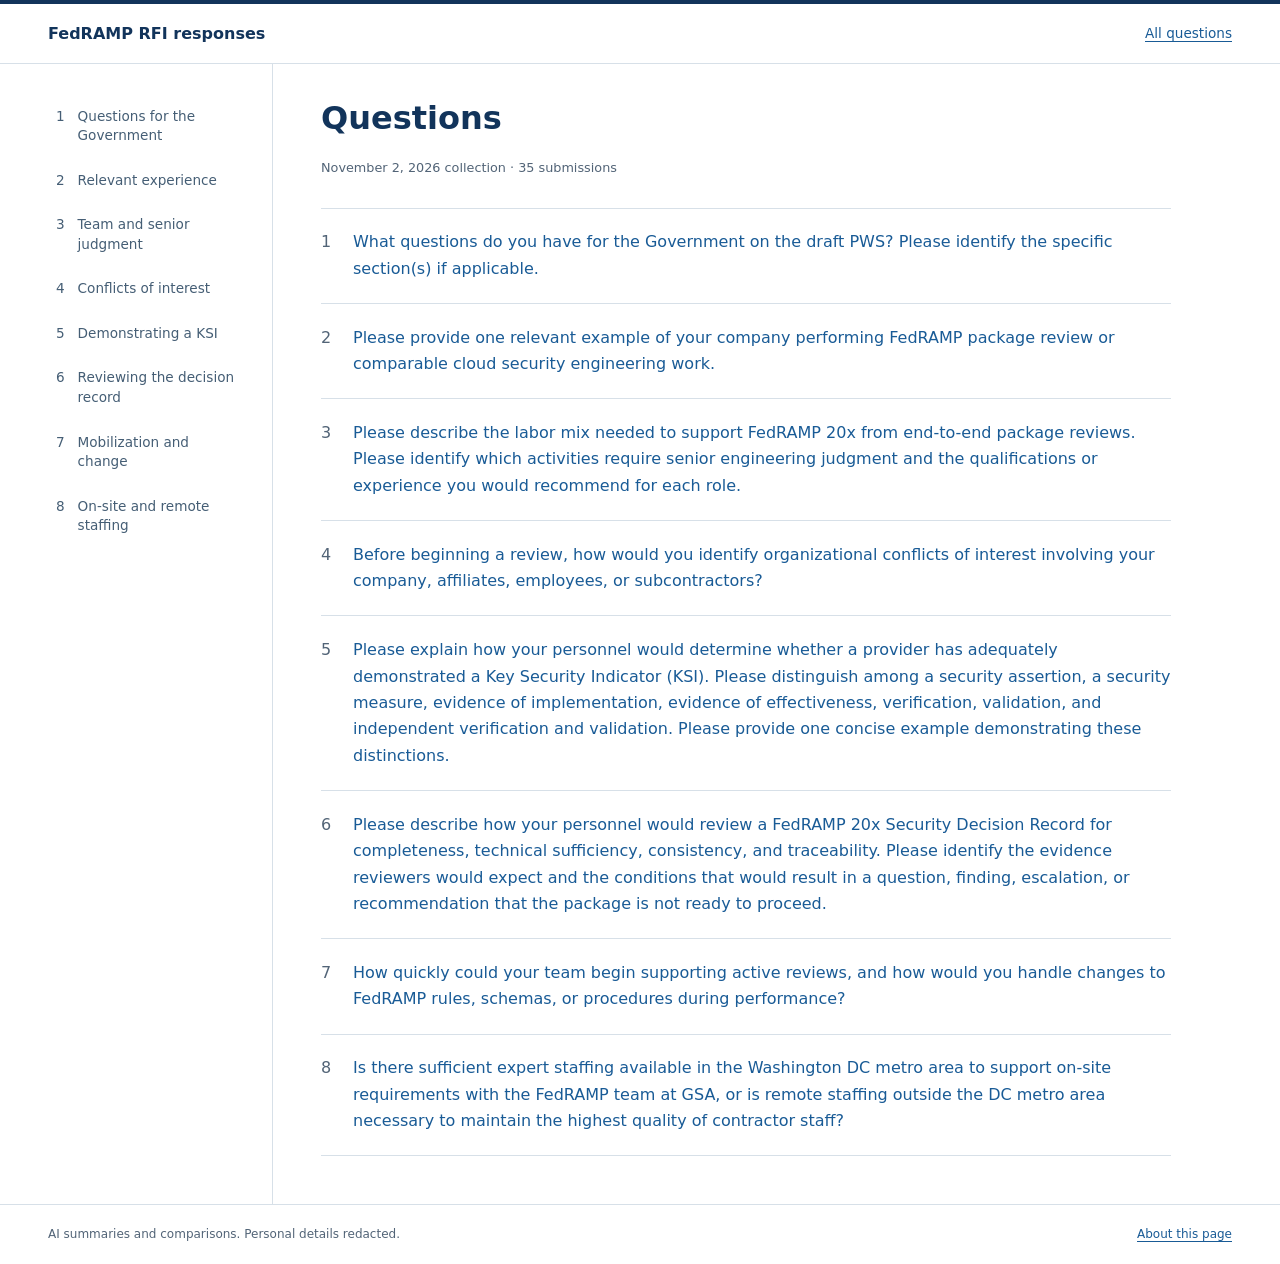
<file: index.html>
<!doctype html>
<html lang="en"><head><meta charset="utf-8"/><meta name="viewport" content="width=device-width, initial-scale=1"/><link href="./_app/immutable/entry/start.ChTZ7ZHg.js" rel="modulepreload">
		<link href="./_app/immutable/chunks/BBToFOt5.js" rel="modulepreload">
		<link href="./_app/immutable/chunks/lZwCdcE0.js" rel="modulepreload">
		<link href="./_app/immutable/chunks/BUhtEjvl.js" rel="modulepreload">
		<link href="./_app/immutable/chunks/pMj6cZWY.js" rel="modulepreload">
		<link href="./_app/immutable/entry/app.DXxuijby.js" rel="modulepreload">
		<link href="./_app/immutable/chunks/Bzak7iHL.js" rel="modulepreload">
		<link href="./_app/immutable/chunks/DFgP4Mng.js" rel="modulepreload">
		<link href="./_app/immutable/chunks/rM66yqVr.js" rel="modulepreload">
		<link href="./_app/immutable/nodes/0.zCVsUTBA.js" rel="modulepreload">
		<link href="./_app/immutable/chunks/C865iHQ4.js" rel="modulepreload">
		<link href="./_app/immutable/chunks/C7-jfxR3.js" rel="modulepreload">
		<link href="./_app/immutable/chunks/J_Hzr0xJ.js" rel="modulepreload">
		<link href="./_app/immutable/nodes/2.QfcMvyEB.js" rel="modulepreload">
		<!--12qhfyh--><meta name="robots" content="noindex,nofollow"/><meta name="description" content="Company responses organized by question, with brief AI summaries and comparisons."/><!----><!--1uha8ag--><!----><title>Questions · FedRAMP RFI responses</title>
		<link href="./_app/immutable/assets/0.BzYzJsf7.css" rel="stylesheet"></head><body data-sveltekit-preload-data="hover"><div style="display: contents"><!--[--><!--[0--><!--[--><a class="skip" href="#main">Skip to content</a> <header class="masthead"><a class="brand" href="./">FedRAMP RFI responses</a><a href="./">All questions</a></header> <div class="shell"><aside class="rail"><nav aria-label="Questions"><!--[--><a href="./questions/pws/"><span>1</span><span>Questions for the Government</span></a><a href="./questions/experience/"><span>2</span><span>Relevant experience</span></a><a href="./questions/labor/"><span>3</span><span>Team and senior judgment</span></a><a href="./questions/conflicts/"><span>4</span><span>Conflicts of interest</span></a><a href="./questions/ksi/"><span>5</span><span>Demonstrating a KSI</span></a><a href="./questions/sdr/"><span>6</span><span>Reviewing the decision record</span></a><a href="./questions/readiness/"><span>7</span><span>Mobilization and change</span></a><a href="./questions/location/"><span>8</span><span>On-site and remote staffing</span></a><!--]--></nav></aside><main id="main" tabindex="-1"><!--[--><h1>Questions</h1> <p class="metadata">November 2, 2026 collection · 35 submissions</p> <ol class="question-index"><!--[--><li><a href="./questions/pws/"><span class="index-number" aria-hidden="true">1</span><span>What questions do you have for the Government on the draft PWS? Please identify the specific section(s) if applicable.</span></a></li><li><a href="./questions/experience/"><span class="index-number" aria-hidden="true">2</span><span>Please provide one relevant example of your company performing FedRAMP package review or comparable cloud security engineering work.</span></a></li><li><a href="./questions/labor/"><span class="index-number" aria-hidden="true">3</span><span>Please describe the labor mix needed to support FedRAMP 20x from end-to-end package reviews. Please identify which activities require senior engineering judgment and the qualifications or experience you would recommend for each role.</span></a></li><li><a href="./questions/conflicts/"><span class="index-number" aria-hidden="true">4</span><span>Before beginning a review, how would you identify organizational conflicts of interest involving your company, affiliates, employees, or subcontractors?</span></a></li><li><a href="./questions/ksi/"><span class="index-number" aria-hidden="true">5</span><span>Please explain how your personnel would determine whether a provider has adequately demonstrated a Key Security Indicator (KSI). Please distinguish among a security assertion, a security measure, evidence of implementation, evidence of effectiveness, verification, validation, and independent verification and validation. Please provide one concise example demonstrating these distinctions.</span></a></li><li><a href="./questions/sdr/"><span class="index-number" aria-hidden="true">6</span><span>Please describe how your personnel would review a FedRAMP 20x Security Decision Record for completeness, technical sufficiency, consistency, and traceability. Please identify the evidence reviewers would expect and the conditions that would result in a question, finding, escalation, or recommendation that the package is not ready to proceed.</span></a></li><li><a href="./questions/readiness/"><span class="index-number" aria-hidden="true">7</span><span>How quickly could your team begin supporting active reviews, and how would you handle changes to FedRAMP rules, schemas, or procedures during performance?</span></a></li><li><a href="./questions/location/"><span class="index-number" aria-hidden="true">8</span><span>Is there sufficient expert staffing available in the Washington DC metro area to support on-site requirements with the FedRAMP team at GSA, or is remote staffing outside the DC metro area necessary to maintain the highest quality of contractor staff?</span></a></li><!--]--></ol><!--]--><!----></main></div> <footer><span>AI summaries and comparisons. Personal details redacted.</span><a href="./methodology/">About this page</a></footer><!--]--><!--]--> <!--[-1--><!--]--><!--]-->
			
			<script>
				{
					__sveltekit_g8hnqs = {
						base: new URL(".", location).pathname.slice(0, -1),
						assets: "/rfi"
					};

					const element = document.currentScript.parentElement;

					Promise.all([
						import("./_app/immutable/entry/start.ChTZ7ZHg.js"),
						import("./_app/immutable/entry/app.DXxuijby.js")
					]).then(([kit, app]) => {
						kit.start(app, element, {
							node_ids: [0, 2],
							data: [{type:"data",data:{questions:[{id:"pws",number:1,title:"Questions for the Government",text:"What questions do you have for the Government on the draft PWS? Please identify the specific section(s) if applicable."},{id:"experience",number:2,title:"Relevant experience",text:"Please provide one relevant example of your company performing FedRAMP package review or comparable cloud security engineering work."},{id:"labor",number:3,title:"Team and senior judgment",text:"Please describe the labor mix needed to support FedRAMP 20x from end-to-end package reviews. Please identify which activities require senior engineering judgment and the qualifications or experience you would recommend for each role."},{id:"conflicts",number:4,title:"Conflicts of interest",text:"Before beginning a review, how would you identify organizational conflicts of interest involving your company, affiliates, employees, or subcontractors?"},{id:"ksi",number:5,title:"Demonstrating a KSI",text:"Please explain how your personnel would determine whether a provider has adequately demonstrated a Key Security Indicator (KSI). Please distinguish among a security assertion, a security measure, evidence of implementation, evidence of effectiveness, verification, validation, and independent verification and validation. Please provide one concise example demonstrating these distinctions."},{id:"sdr",number:6,title:"Reviewing the decision record",text:"Please describe how your personnel would review a FedRAMP 20x Security Decision Record for completeness, technical sufficiency, consistency, and traceability. Please identify the evidence reviewers would expect and the conditions that would result in a question, finding, escalation, or recommendation that the package is not ready to proceed."},{id:"readiness",number:7,title:"Mobilization and change",text:"How quickly could your team begin supporting active reviews, and how would you handle changes to FedRAMP rules, schemas, or procedures during performance?"},{id:"location",number:8,title:"On-site and remote staffing",text:"Is there sufficient expert staffing available in the Washington DC metro area to support on-site requirements with the FedRAMP team at GSA, or is remote staffing outside the DC metro area necessary to maintain the highest quality of contractor staff?"}]},uses:{}},{type:"data",data:{questions:[{id:"pws",number:1,title:"Questions for the Government",text:"What questions do you have for the Government on the draft PWS? Please identify the specific section(s) if applicable."},{id:"experience",number:2,title:"Relevant experience",text:"Please provide one relevant example of your company performing FedRAMP package review or comparable cloud security engineering work."},{id:"labor",number:3,title:"Team and senior judgment",text:"Please describe the labor mix needed to support FedRAMP 20x from end-to-end package reviews. Please identify which activities require senior engineering judgment and the qualifications or experience you would recommend for each role."},{id:"conflicts",number:4,title:"Conflicts of interest",text:"Before beginning a review, how would you identify organizational conflicts of interest involving your company, affiliates, employees, or subcontractors?"},{id:"ksi",number:5,title:"Demonstrating a KSI",text:"Please explain how your personnel would determine whether a provider has adequately demonstrated a Key Security Indicator (KSI). Please distinguish among a security assertion, a security measure, evidence of implementation, evidence of effectiveness, verification, validation, and independent verification and validation. Please provide one concise example demonstrating these distinctions."},{id:"sdr",number:6,title:"Reviewing the decision record",text:"Please describe how your personnel would review a FedRAMP 20x Security Decision Record for completeness, technical sufficiency, consistency, and traceability. Please identify the evidence reviewers would expect and the conditions that would result in a question, finding, escalation, or recommendation that the package is not ready to proceed."},{id:"readiness",number:7,title:"Mobilization and change",text:"How quickly could your team begin supporting active reviews, and how would you handle changes to FedRAMP rules, schemas, or procedures during performance?"},{id:"location",number:8,title:"On-site and remote staffing",text:"Is there sufficient expert staffing available in the Washington DC metro area to support on-site requirements with the FedRAMP team at GSA, or is remote staffing outside the DC metro area necessary to maintain the highest quality of contractor staff?"}],total:35},uses:{}}],
							form: null,
							error: null
						});
					});
				}
			</script>
		</div></body></html>
</file>
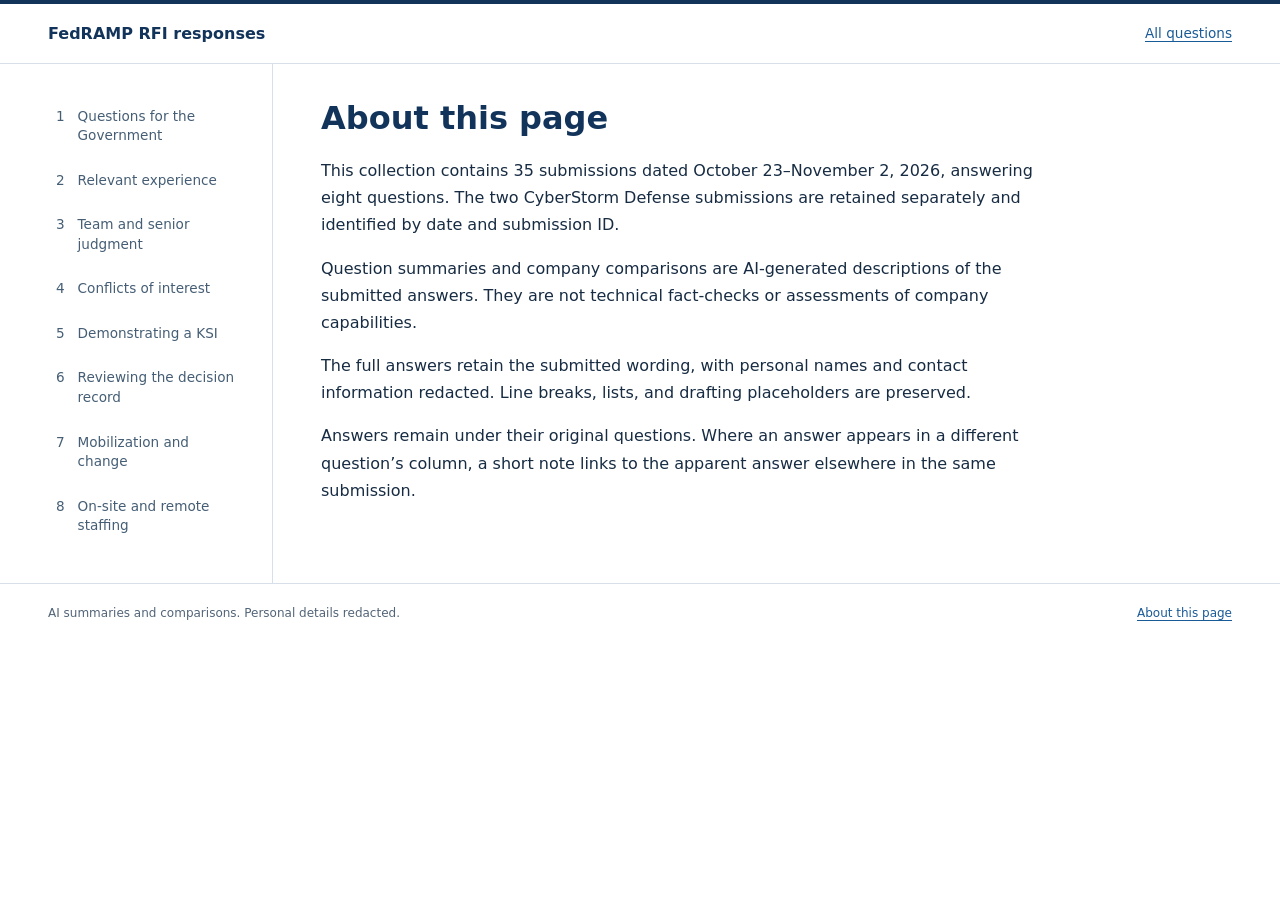
<file: methodology/index.html>
<!doctype html>
<html lang="en"><head><meta charset="utf-8"/><meta name="viewport" content="width=device-width, initial-scale=1"/><link href="../_app/immutable/entry/start.ChTZ7ZHg.js" rel="modulepreload">
		<link href="../_app/immutable/chunks/BBToFOt5.js" rel="modulepreload">
		<link href="../_app/immutable/chunks/lZwCdcE0.js" rel="modulepreload">
		<link href="../_app/immutable/chunks/BUhtEjvl.js" rel="modulepreload">
		<link href="../_app/immutable/chunks/pMj6cZWY.js" rel="modulepreload">
		<link href="../_app/immutable/entry/app.DXxuijby.js" rel="modulepreload">
		<link href="../_app/immutable/chunks/Bzak7iHL.js" rel="modulepreload">
		<link href="../_app/immutable/chunks/DFgP4Mng.js" rel="modulepreload">
		<link href="../_app/immutable/chunks/rM66yqVr.js" rel="modulepreload">
		<link href="../_app/immutable/nodes/0.zCVsUTBA.js" rel="modulepreload">
		<link href="../_app/immutable/chunks/C865iHQ4.js" rel="modulepreload">
		<link href="../_app/immutable/chunks/C7-jfxR3.js" rel="modulepreload">
		<link href="../_app/immutable/chunks/J_Hzr0xJ.js" rel="modulepreload">
		<link href="../_app/immutable/nodes/3.D_8JCCK_.js" rel="modulepreload">
		<!--12qhfyh--><meta name="robots" content="noindex,nofollow"/><meta name="description" content="Company responses organized by question, with brief AI summaries and comparisons."/><!----><!--7o0w84--><!----><title>About this page · FedRAMP RFI responses</title>
		<link href="../_app/immutable/assets/0.BzYzJsf7.css" rel="stylesheet"></head><body data-sveltekit-preload-data="hover"><div style="display: contents"><!--[--><!--[0--><!--[--><a class="skip" href="#main">Skip to content</a> <header class="masthead"><a class="brand" href="../">FedRAMP RFI responses</a><a href="../">All questions</a></header> <div class="shell"><aside class="rail"><nav aria-label="Questions"><!--[--><a href="../questions/pws/"><span>1</span><span>Questions for the Government</span></a><a href="../questions/experience/"><span>2</span><span>Relevant experience</span></a><a href="../questions/labor/"><span>3</span><span>Team and senior judgment</span></a><a href="../questions/conflicts/"><span>4</span><span>Conflicts of interest</span></a><a href="../questions/ksi/"><span>5</span><span>Demonstrating a KSI</span></a><a href="../questions/sdr/"><span>6</span><span>Reviewing the decision record</span></a><a href="../questions/readiness/"><span>7</span><span>Mobilization and change</span></a><a href="../questions/location/"><span>8</span><span>On-site and remote staffing</span></a><!--]--></nav></aside><main id="main" tabindex="-1"><!--[--><h1>About this page</h1> <div class="about"><p>This collection contains 35 submissions dated October 23–November 2, 2026, answering eight questions. The two CyberStorm Defense submissions are retained separately and identified by date and submission ID.</p><p>Question summaries and company comparisons are AI-generated descriptions of the submitted answers. They are not technical fact-checks or assessments of company capabilities.</p><p>The full answers retain the submitted wording, with personal names and contact information redacted. Line breaks, lists, and drafting placeholders are preserved.</p><p>Answers remain under their original questions. Where an answer appears in a different question’s column, a short note links to the apparent answer elsewhere in the same submission.</p></div><!--]--><!----></main></div> <footer><span>AI summaries and comparisons. Personal details redacted.</span><a href="../methodology/">About this page</a></footer><!--]--><!--]--> <!--[-1--><!--]--><!--]-->
			
			<script>
				{
					__sveltekit_g8hnqs = {
						base: new URL("..", location).pathname.slice(0, -1),
						assets: "/rfi"
					};

					const element = document.currentScript.parentElement;

					Promise.all([
						import("../_app/immutable/entry/start.ChTZ7ZHg.js"),
						import("../_app/immutable/entry/app.DXxuijby.js")
					]).then(([kit, app]) => {
						kit.start(app, element, {
							node_ids: [0, 3],
							data: [{type:"data",data:{questions:[{id:"pws",number:1,title:"Questions for the Government",text:"What questions do you have for the Government on the draft PWS? Please identify the specific section(s) if applicable."},{id:"experience",number:2,title:"Relevant experience",text:"Please provide one relevant example of your company performing FedRAMP package review or comparable cloud security engineering work."},{id:"labor",number:3,title:"Team and senior judgment",text:"Please describe the labor mix needed to support FedRAMP 20x from end-to-end package reviews. Please identify which activities require senior engineering judgment and the qualifications or experience you would recommend for each role."},{id:"conflicts",number:4,title:"Conflicts of interest",text:"Before beginning a review, how would you identify organizational conflicts of interest involving your company, affiliates, employees, or subcontractors?"},{id:"ksi",number:5,title:"Demonstrating a KSI",text:"Please explain how your personnel would determine whether a provider has adequately demonstrated a Key Security Indicator (KSI). Please distinguish among a security assertion, a security measure, evidence of implementation, evidence of effectiveness, verification, validation, and independent verification and validation. Please provide one concise example demonstrating these distinctions."},{id:"sdr",number:6,title:"Reviewing the decision record",text:"Please describe how your personnel would review a FedRAMP 20x Security Decision Record for completeness, technical sufficiency, consistency, and traceability. Please identify the evidence reviewers would expect and the conditions that would result in a question, finding, escalation, or recommendation that the package is not ready to proceed."},{id:"readiness",number:7,title:"Mobilization and change",text:"How quickly could your team begin supporting active reviews, and how would you handle changes to FedRAMP rules, schemas, or procedures during performance?"},{id:"location",number:8,title:"On-site and remote staffing",text:"Is there sufficient expert staffing available in the Washington DC metro area to support on-site requirements with the FedRAMP team at GSA, or is remote staffing outside the DC metro area necessary to maintain the highest quality of contractor staff?"}]},uses:{}},{type:"data",data:{},uses:{}}],
							form: null,
							error: null
						});
					});
				}
			</script>
		</div></body></html>
</file>
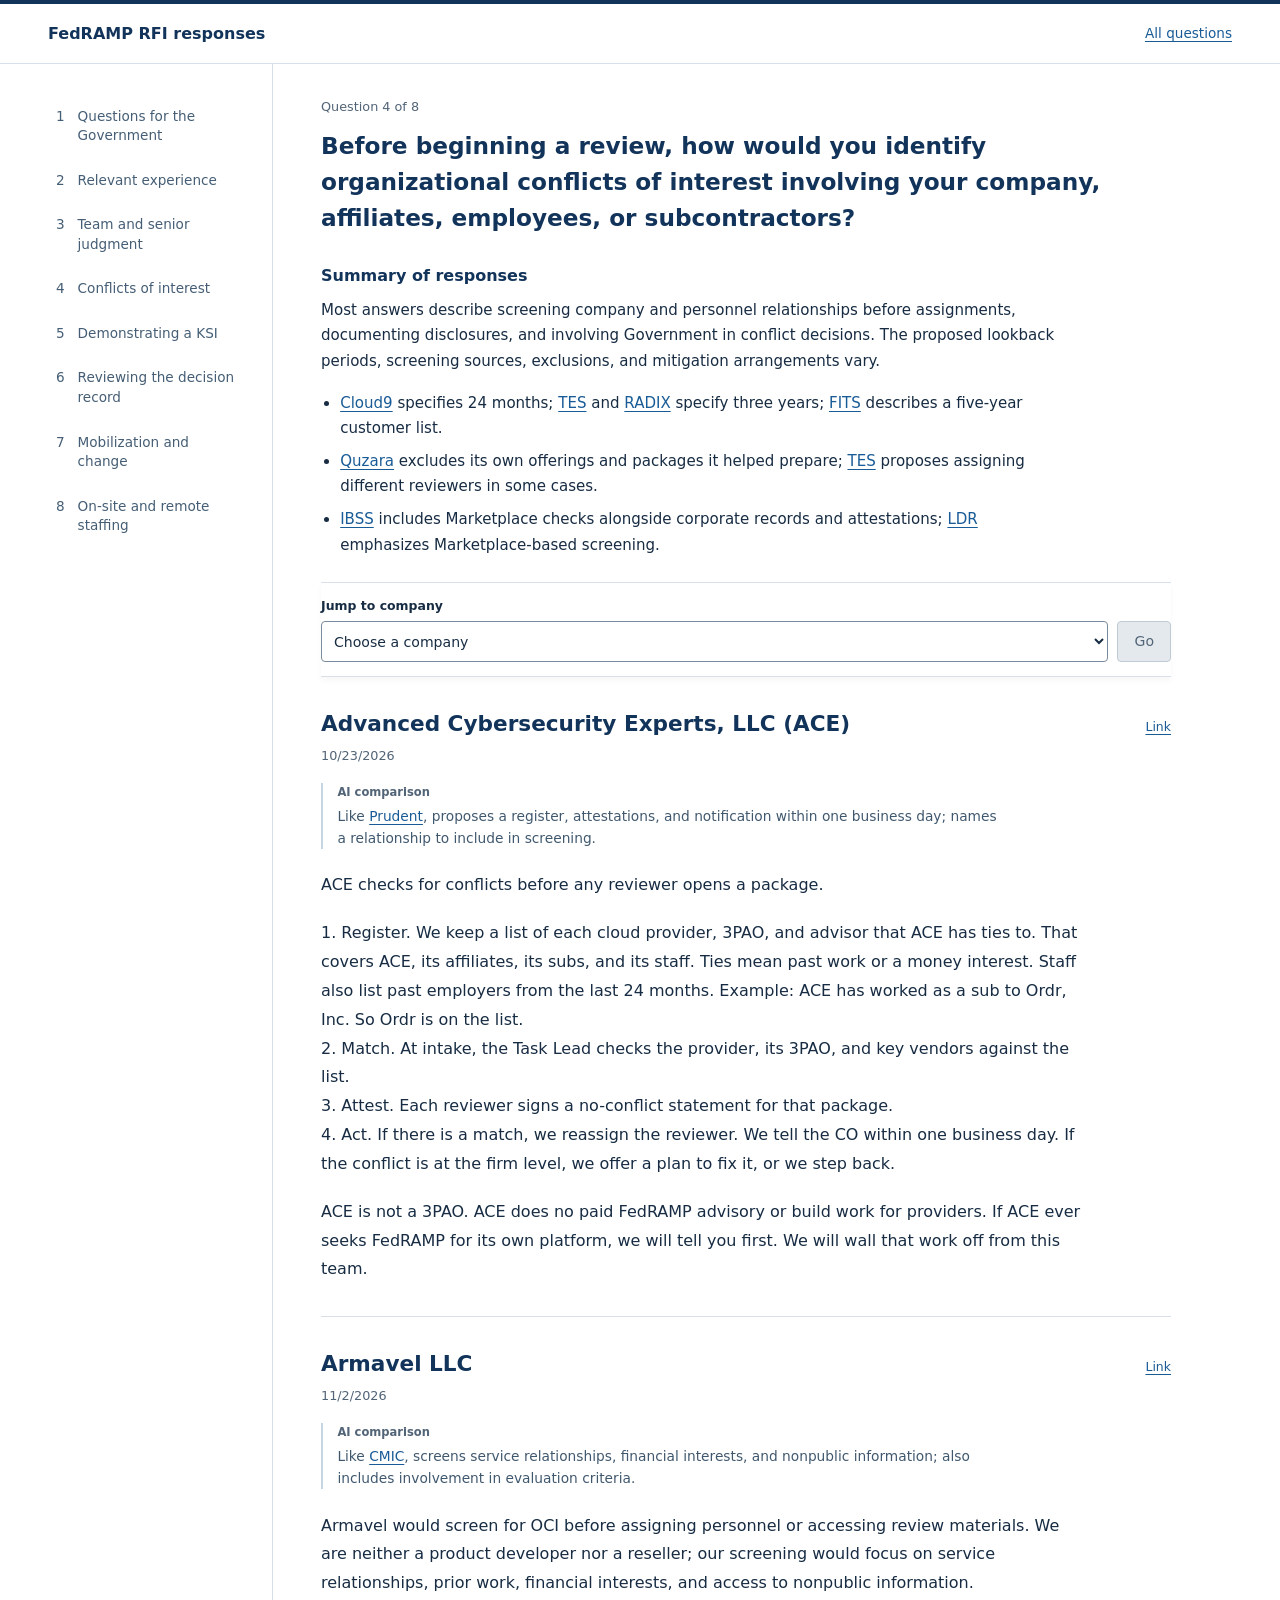
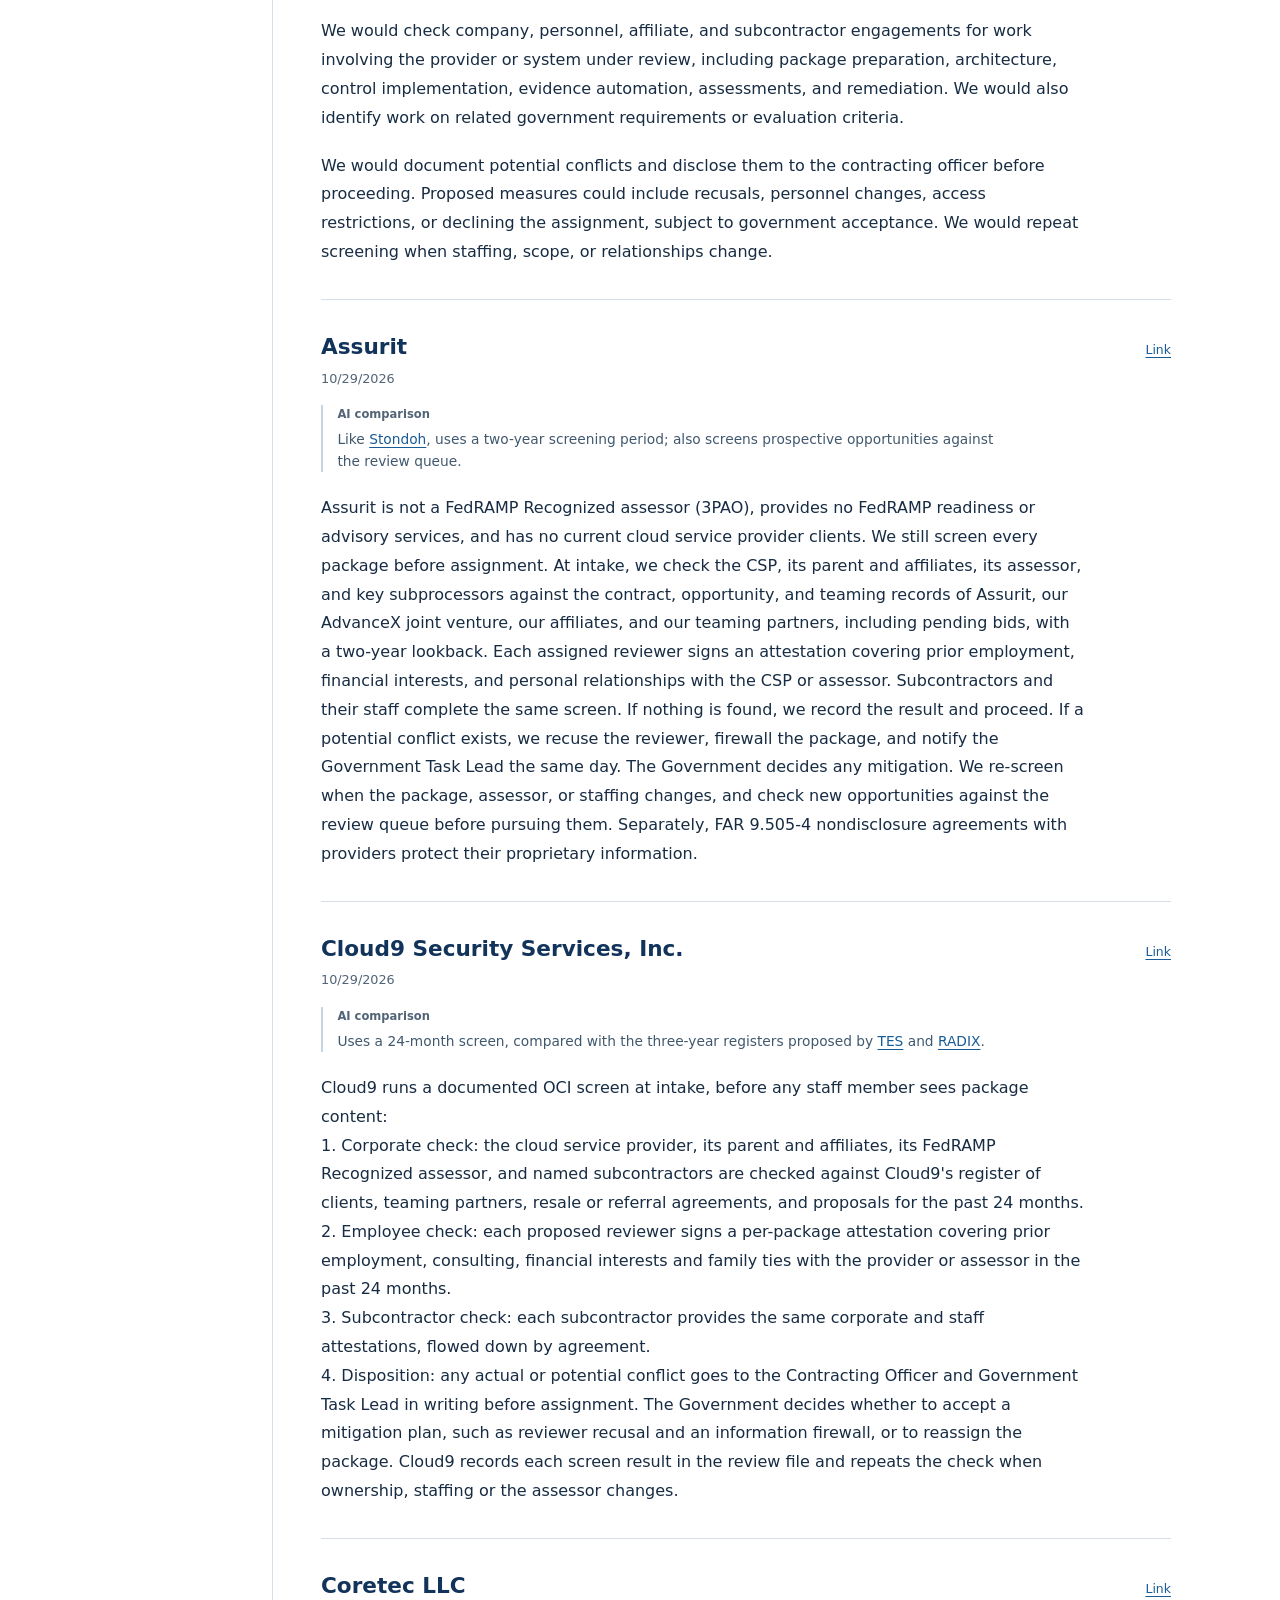
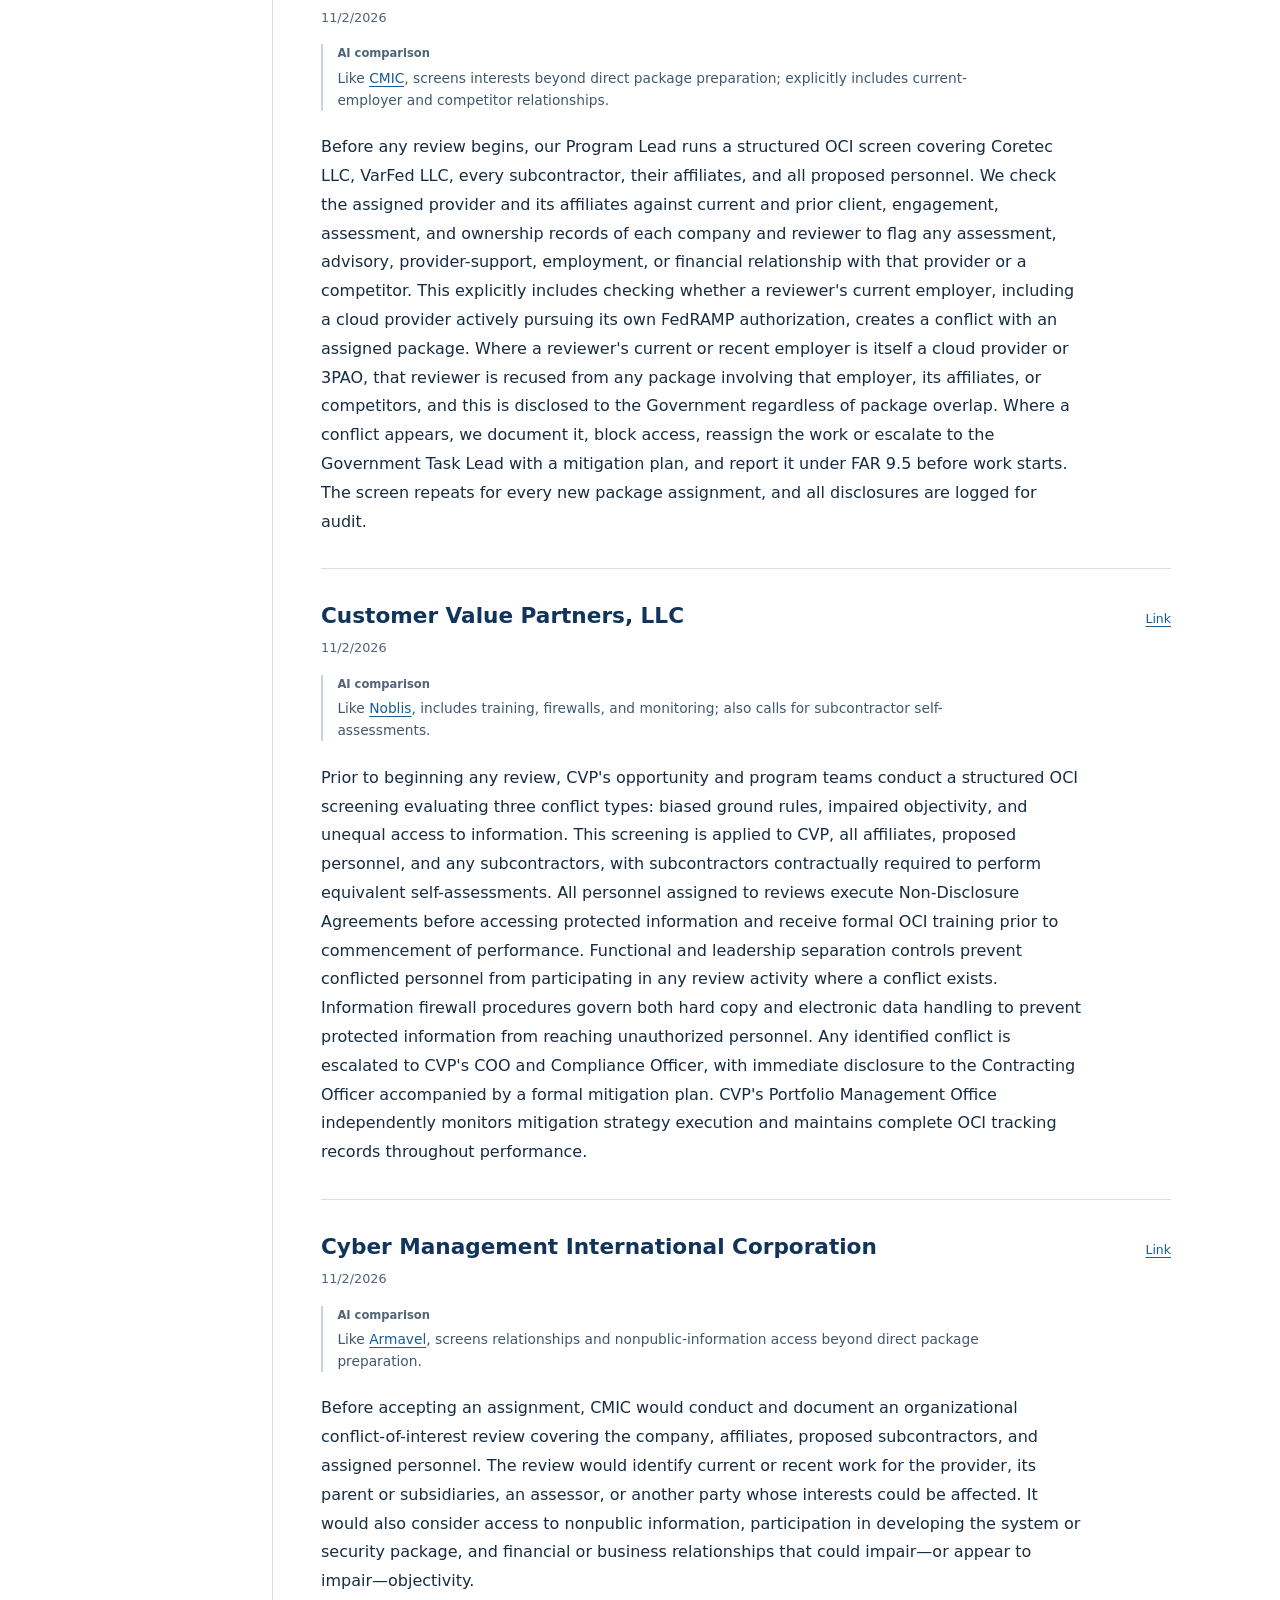
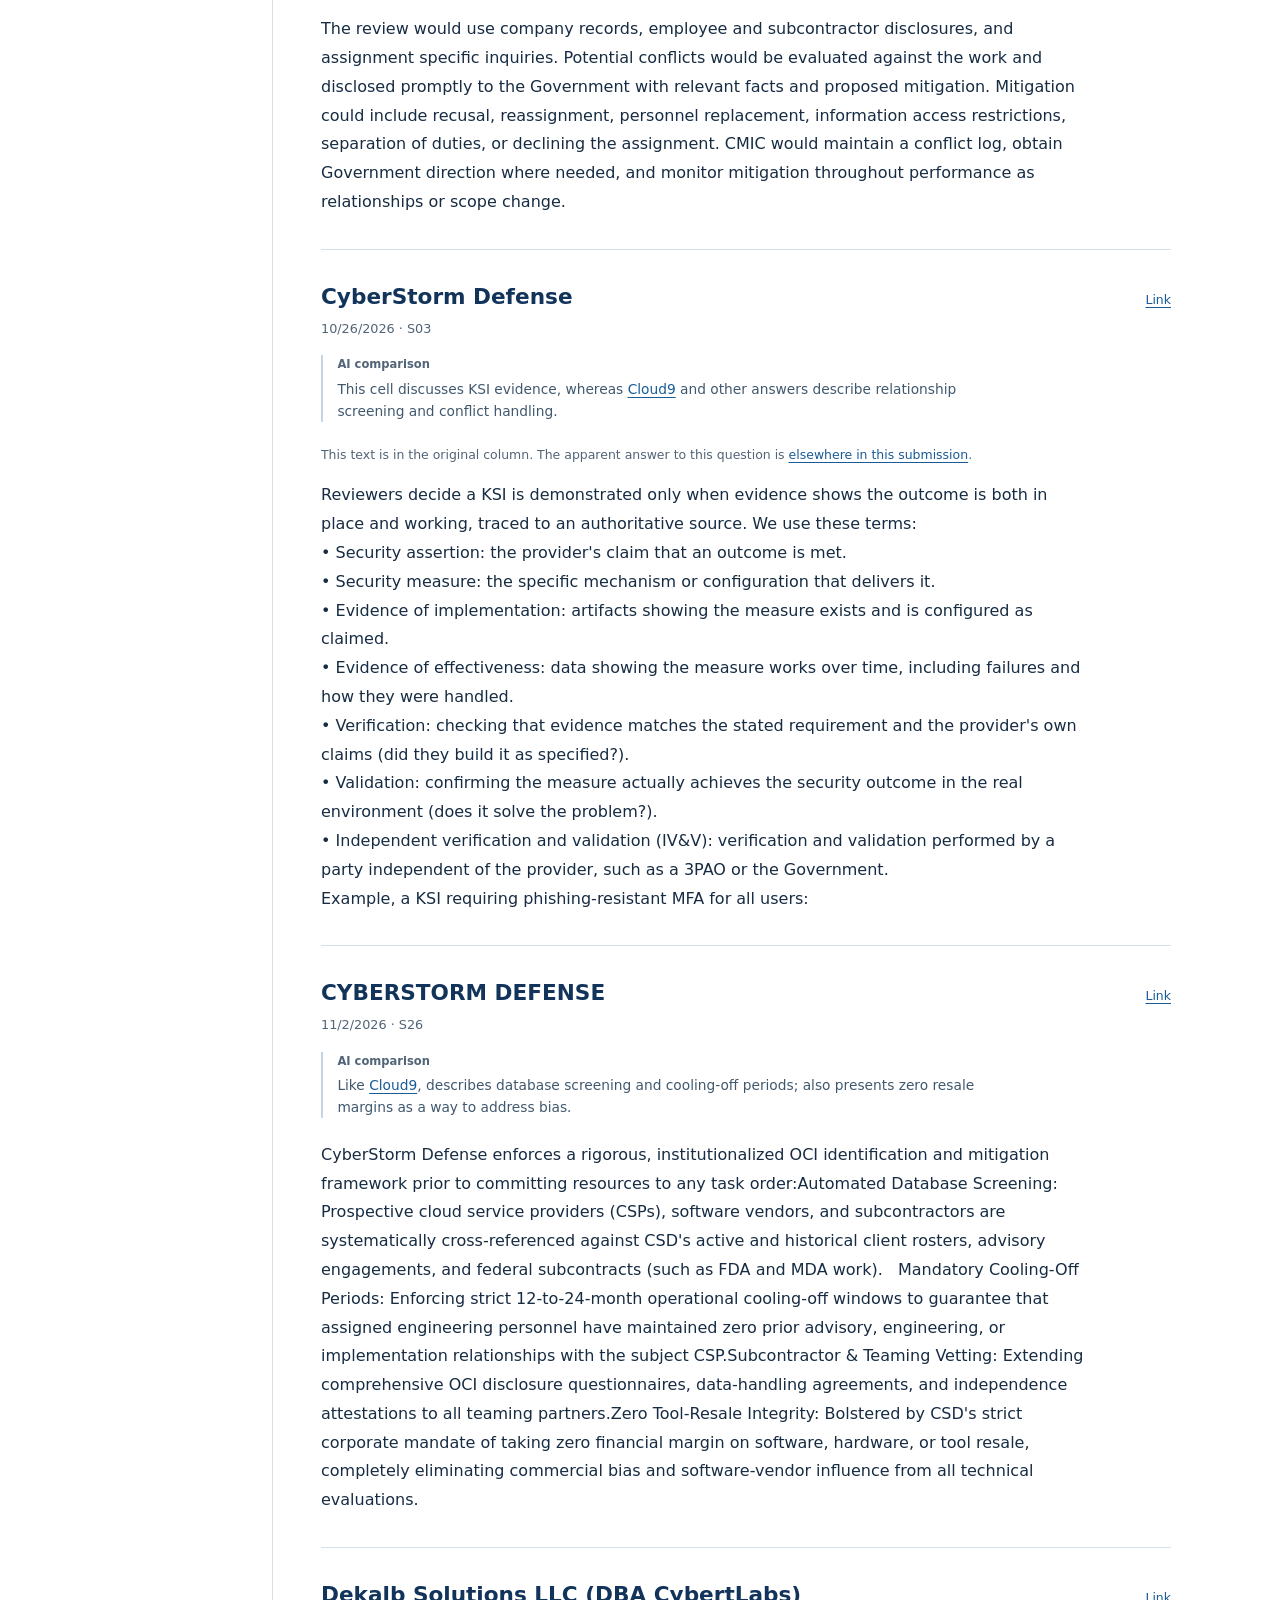
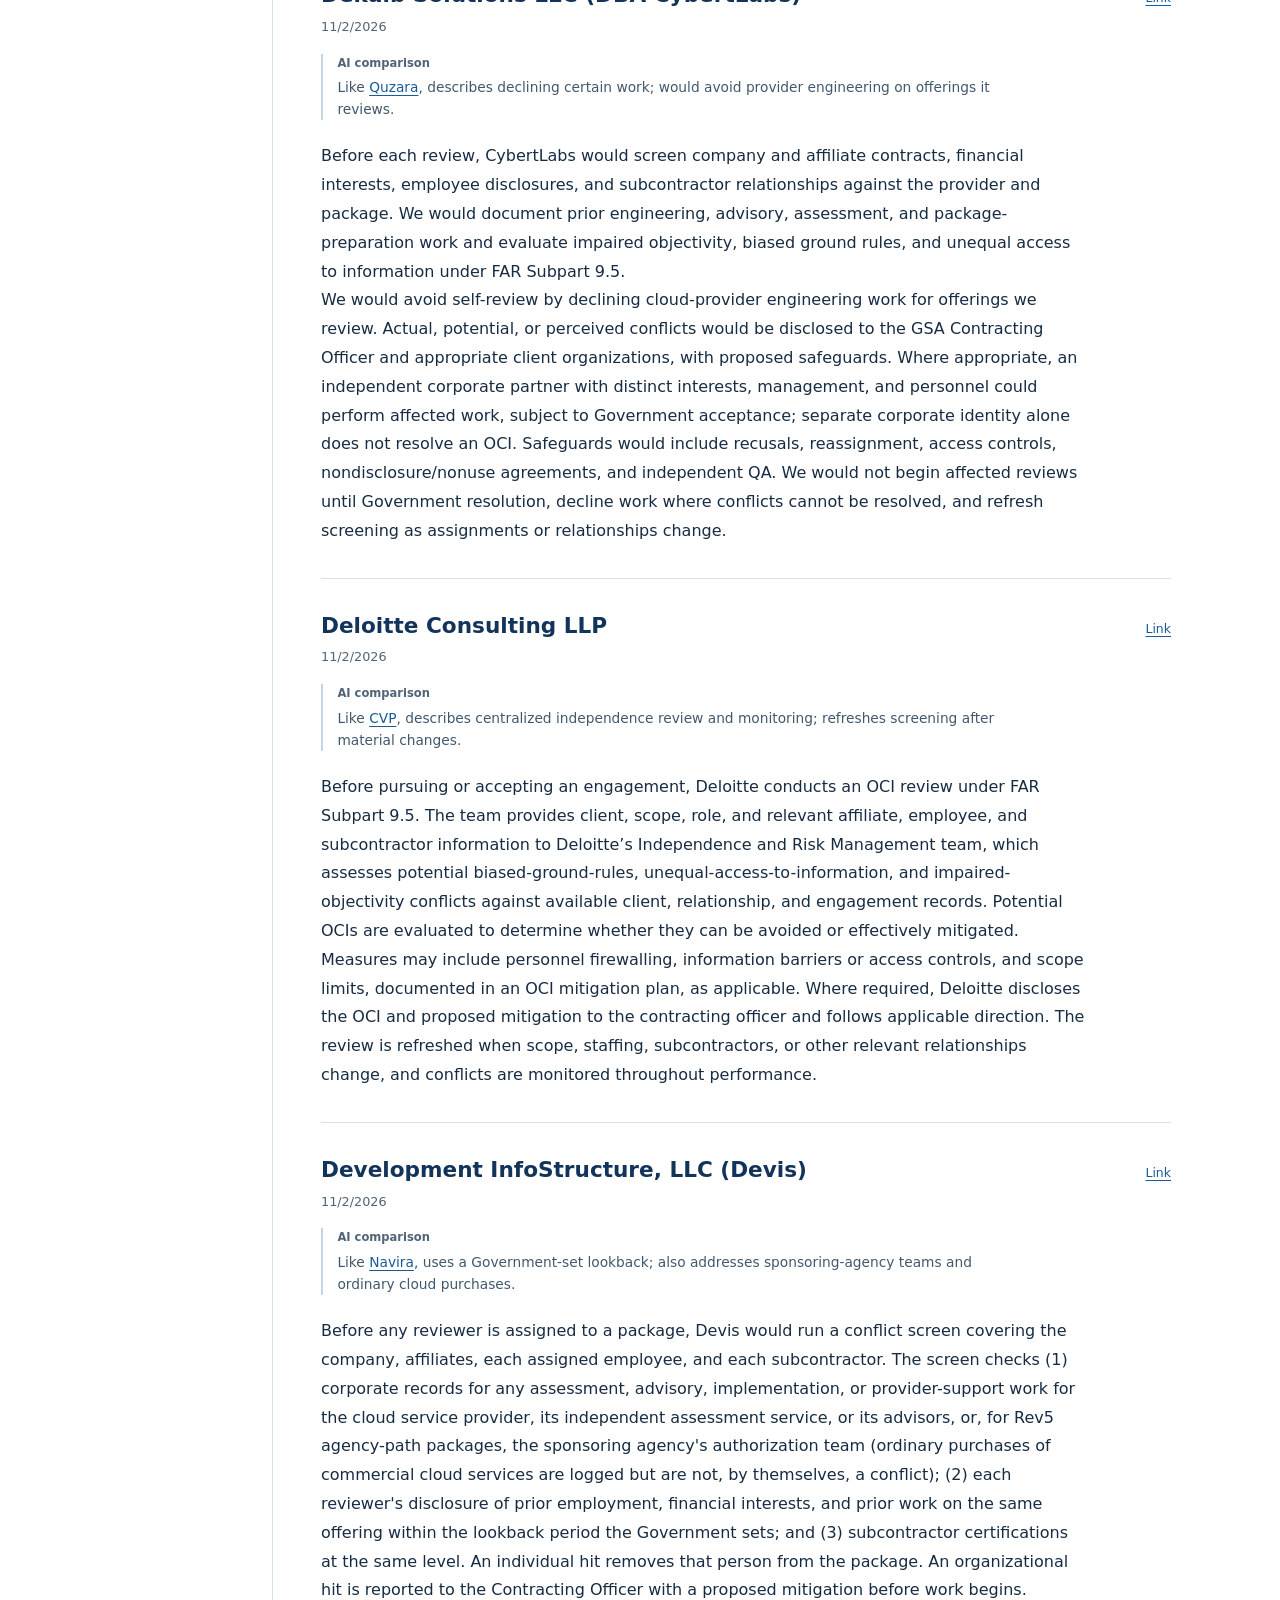
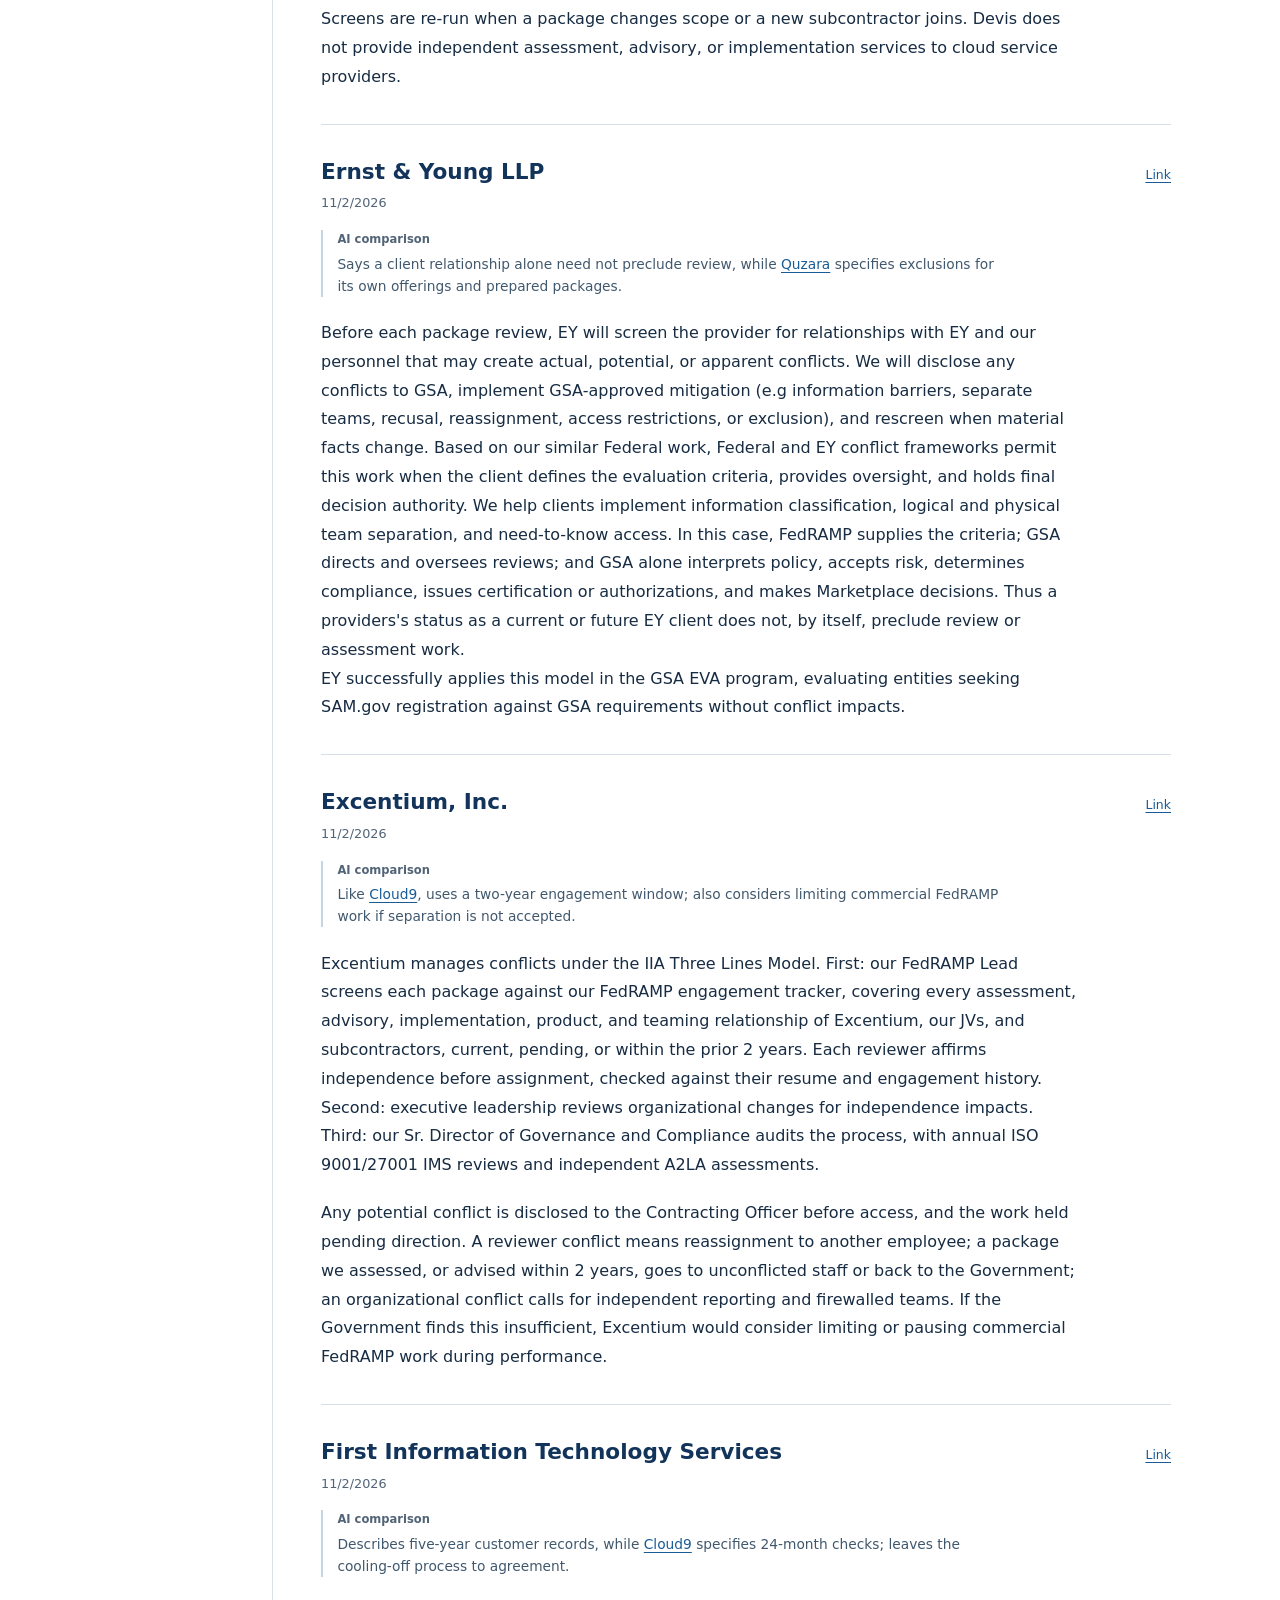
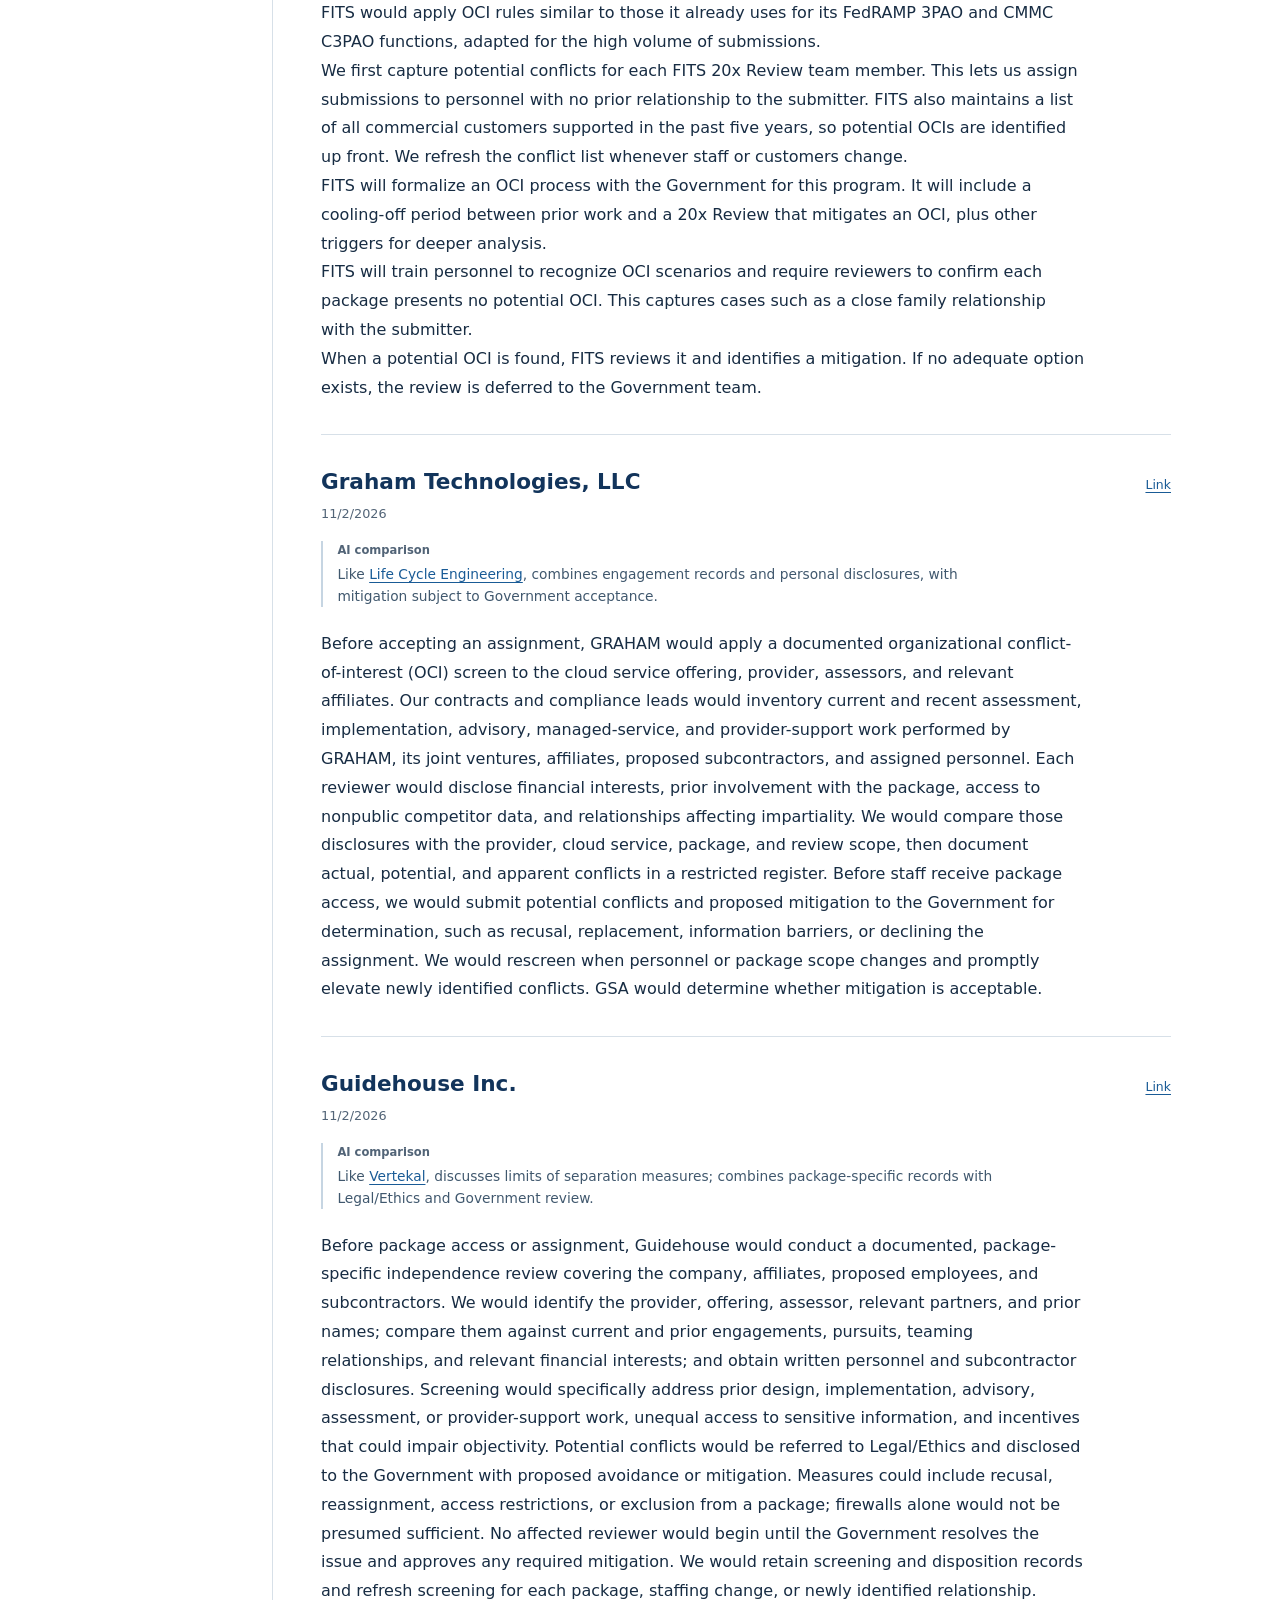
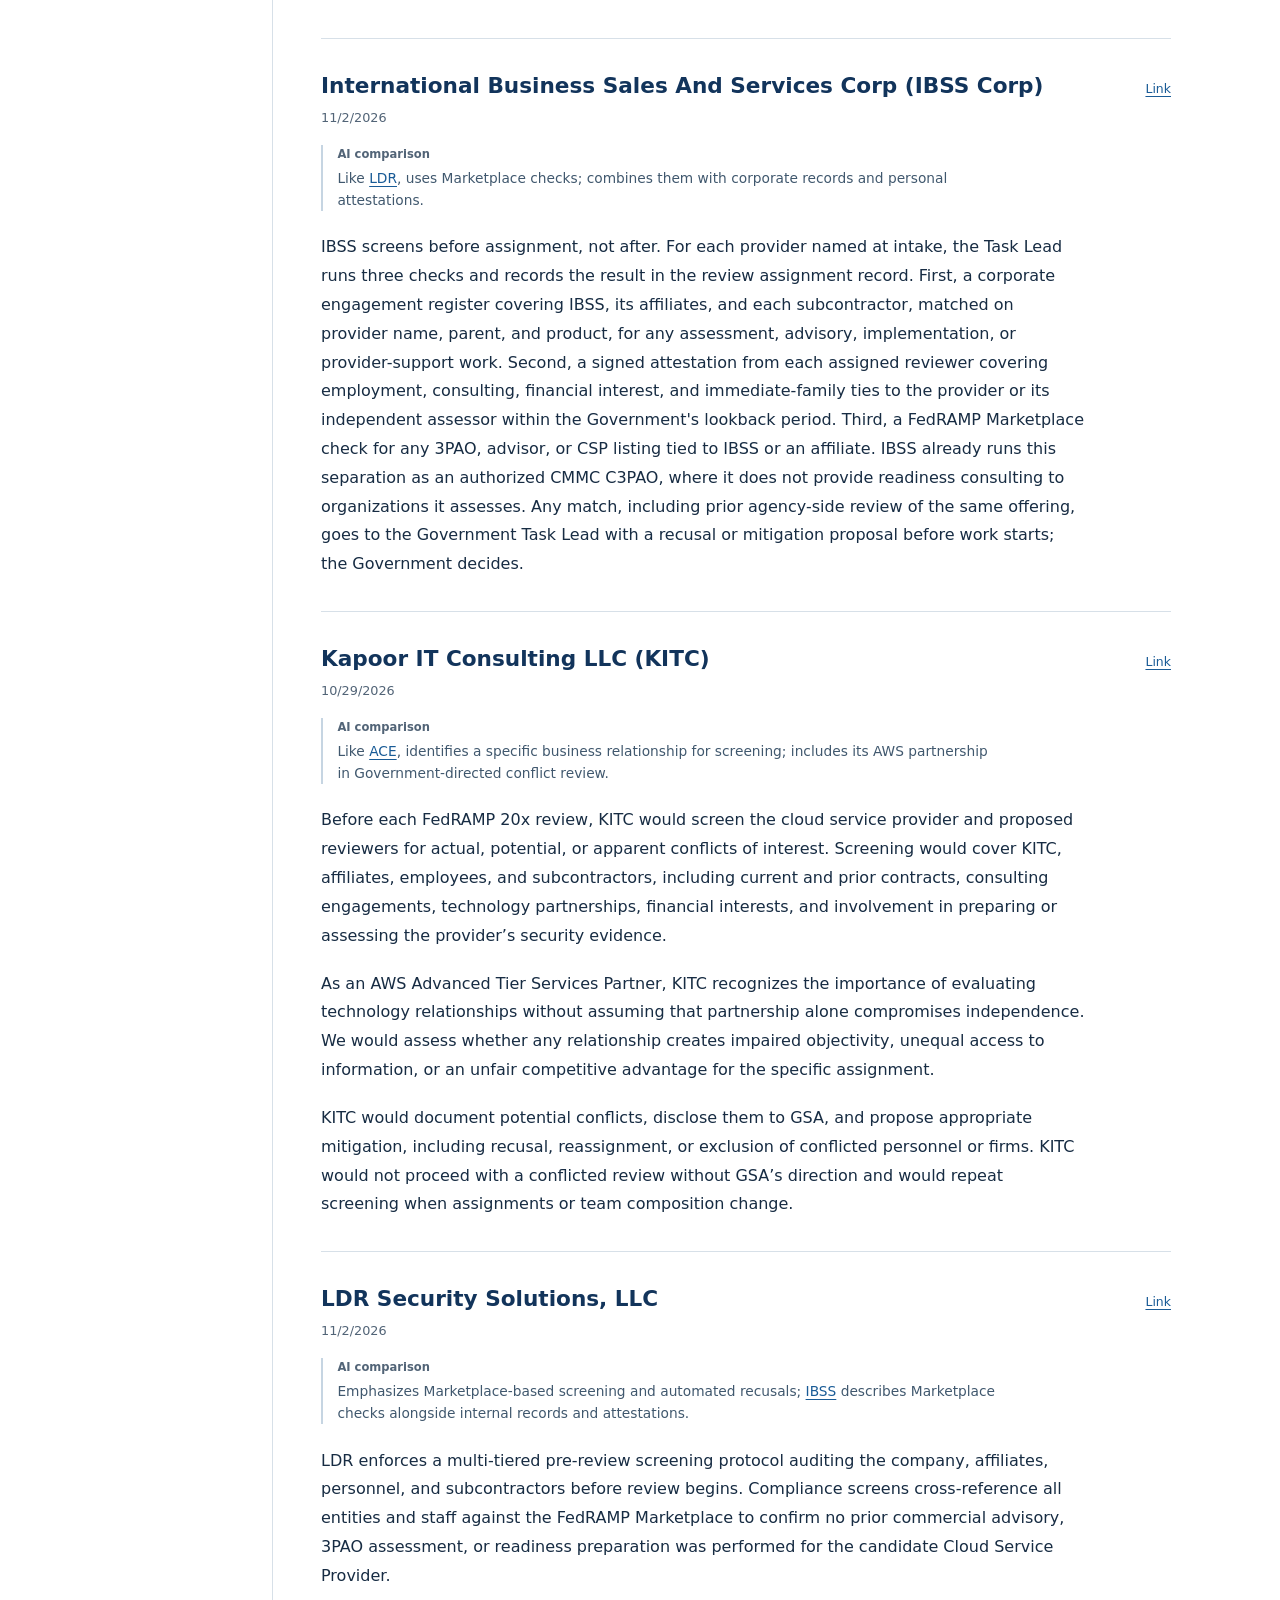
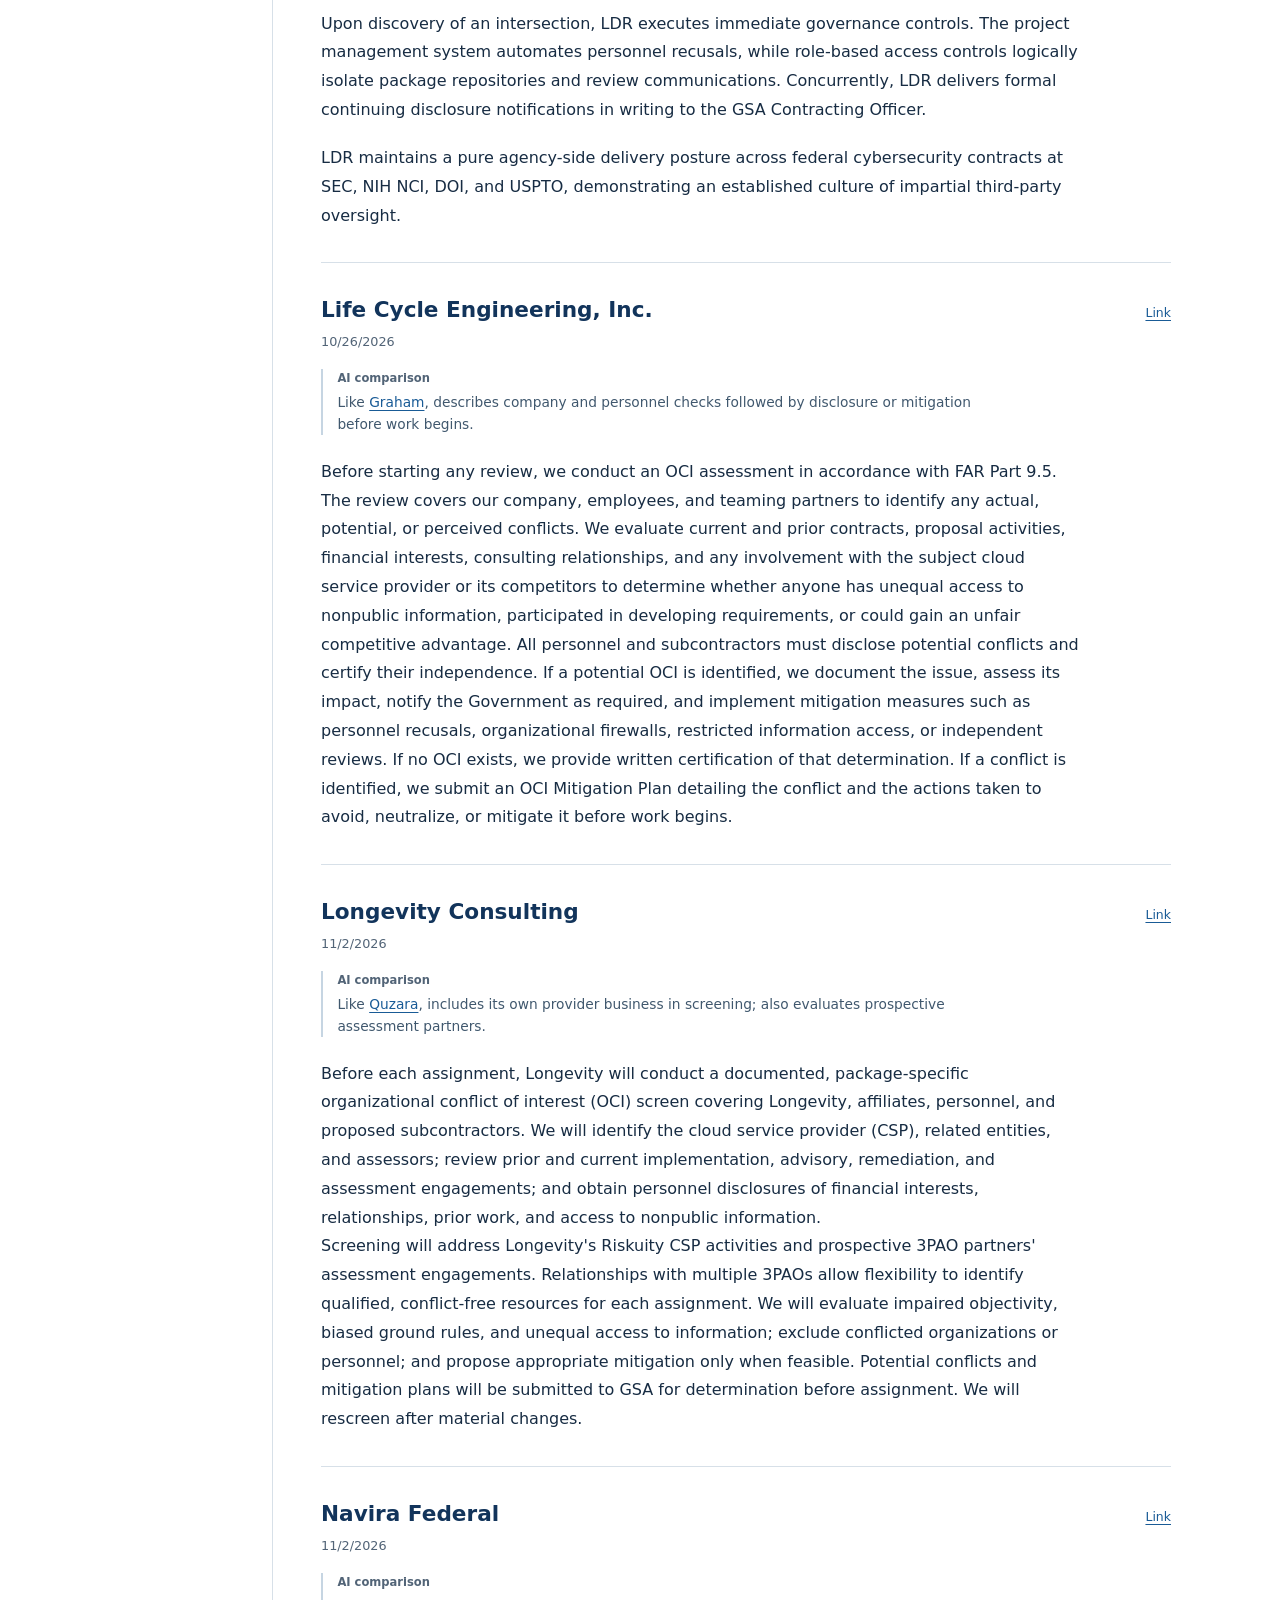
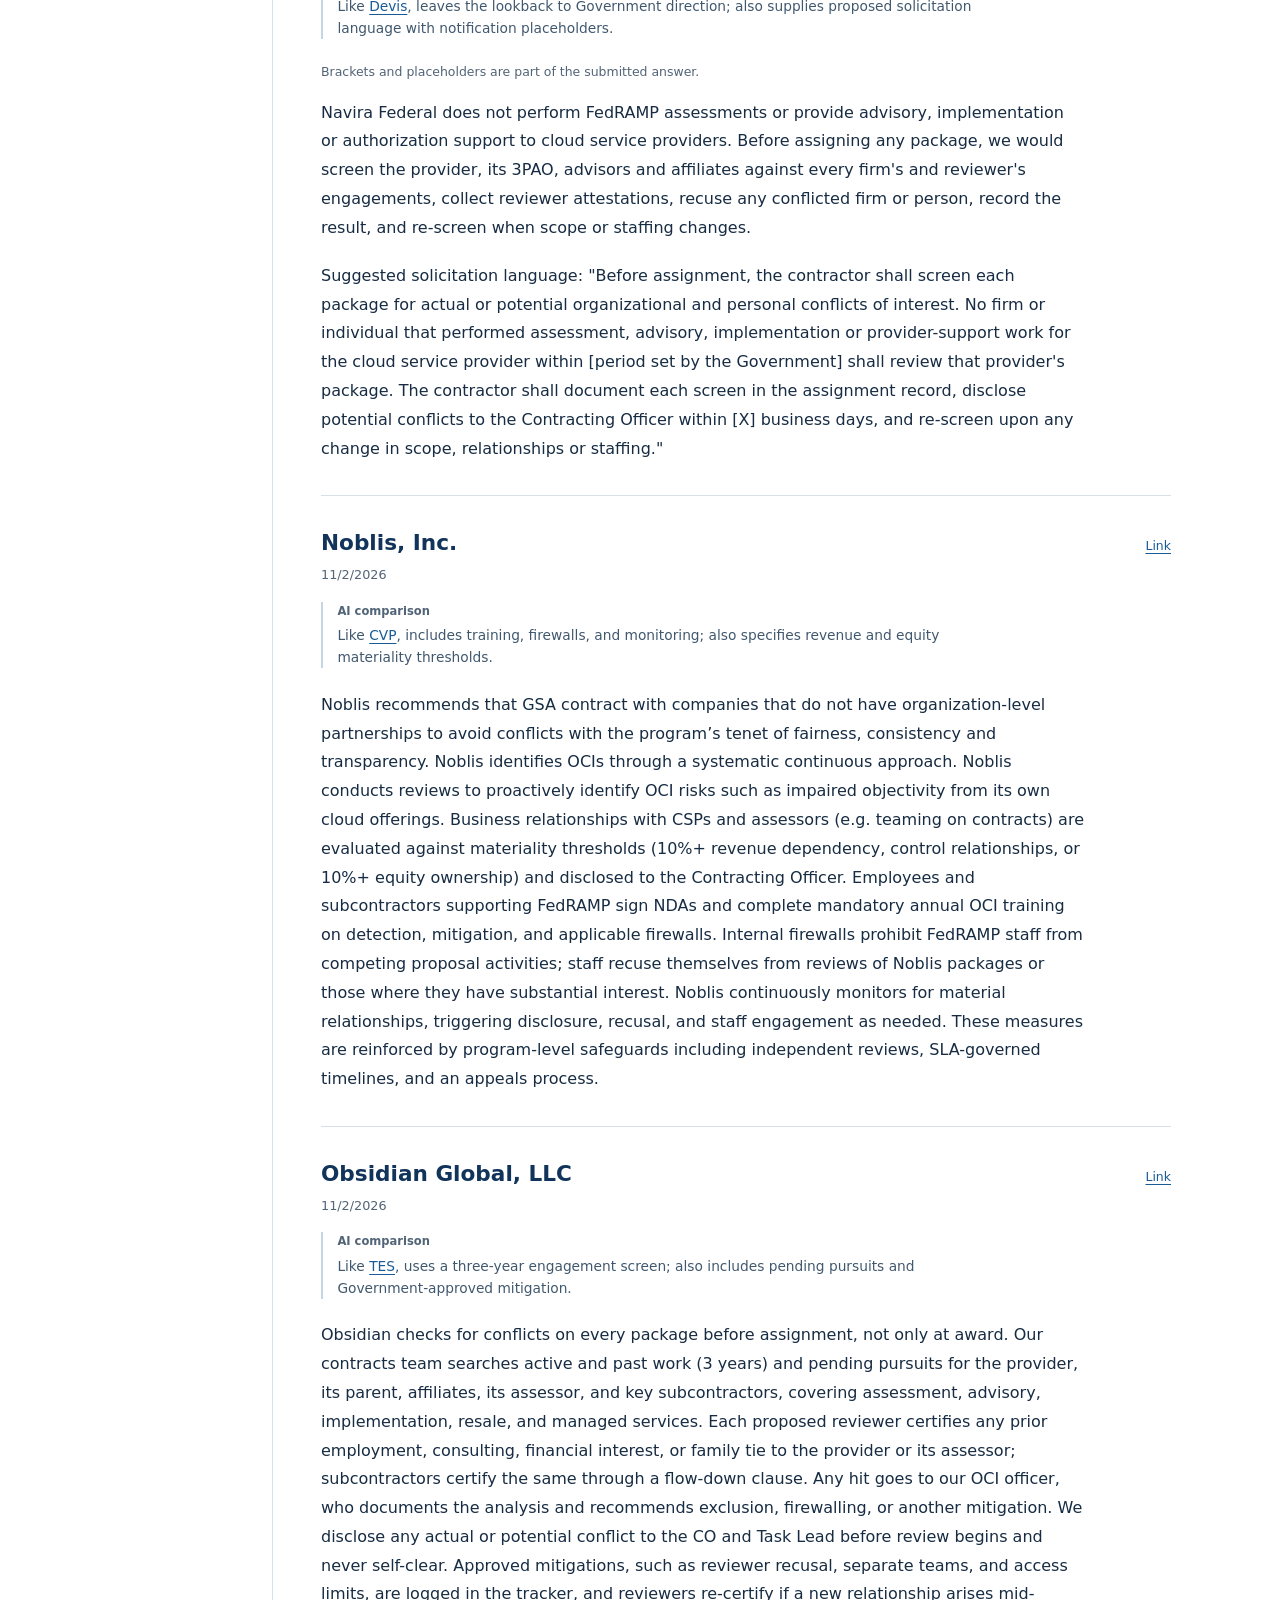
<file: questions/conflicts/index.html>
<!doctype html>
<html lang="en"><head><meta charset="utf-8"/><meta name="viewport" content="width=device-width, initial-scale=1"/><link href="../../_app/immutable/entry/start.ChTZ7ZHg.js" rel="modulepreload">
		<link href="../../_app/immutable/chunks/BBToFOt5.js" rel="modulepreload">
		<link href="../../_app/immutable/chunks/lZwCdcE0.js" rel="modulepreload">
		<link href="../../_app/immutable/chunks/BUhtEjvl.js" rel="modulepreload">
		<link href="../../_app/immutable/chunks/pMj6cZWY.js" rel="modulepreload">
		<link href="../../_app/immutable/entry/app.DXxuijby.js" rel="modulepreload">
		<link href="../../_app/immutable/chunks/Bzak7iHL.js" rel="modulepreload">
		<link href="../../_app/immutable/chunks/DFgP4Mng.js" rel="modulepreload">
		<link href="../../_app/immutable/chunks/rM66yqVr.js" rel="modulepreload">
		<link href="../../_app/immutable/nodes/0.zCVsUTBA.js" rel="modulepreload">
		<link href="../../_app/immutable/chunks/C865iHQ4.js" rel="modulepreload">
		<link href="../../_app/immutable/chunks/C7-jfxR3.js" rel="modulepreload">
		<link href="../../_app/immutable/chunks/J_Hzr0xJ.js" rel="modulepreload">
		<link href="../../_app/immutable/nodes/4.Bs5RWxAL.js" rel="modulepreload">
		<!--12qhfyh--><meta name="robots" content="noindex,nofollow"/><meta name="description" content="Company responses organized by question, with brief AI summaries and comparisons."/><!----><!--1mimizi--><!----><title>Question 4: Conflicts of interest · FedRAMP RFI responses</title>
		<link href="../../_app/immutable/assets/0.BzYzJsf7.css" rel="stylesheet"></head><body data-sveltekit-preload-data="hover"><div style="display: contents"><!--[--><!--[0--><!--[--><a class="skip" href="#main">Skip to content</a> <header class="masthead"><a class="brand" href="../../">FedRAMP RFI responses</a><a href="../../">All questions</a></header> <div class="shell"><aside class="rail"><nav aria-label="Questions"><!--[--><a href="../../questions/pws/"><span>1</span><span>Questions for the Government</span></a><a href="../../questions/experience/"><span>2</span><span>Relevant experience</span></a><a href="../../questions/labor/"><span>3</span><span>Team and senior judgment</span></a><a href="../../questions/conflicts/"><span>4</span><span>Conflicts of interest</span></a><a href="../../questions/ksi/"><span>5</span><span>Demonstrating a KSI</span></a><a href="../../questions/sdr/"><span>6</span><span>Reviewing the decision record</span></a><a href="../../questions/readiness/"><span>7</span><span>Mobilization and change</span></a><a href="../../questions/location/"><span>8</span><span>On-site and remote staffing</span></a><!--]--></nav></aside><main id="main" tabindex="-1"><!--[--><p class="metadata">Question 4 of 8</p> <h1 class="question-text">Before beginning a review, how would you identify organizational conflicts of interest involving your company, affiliates, employees, or subcontractors?</h1> <section id="synthesis" class="summary" aria-labelledby="summary-title"><h2 id="summary-title">Summary of responses</h2><p>Most answers describe screening company and personnel relationships before assignments, documenting disclosures, and involving Government in conflict decisions. The proposed lookback periods, screening sources, exclusions, and mitigation arrangements vary.</p><!--[0--><ul><!--[--><li><!--[--><!--[-1--><!--]--><!--[0--><a href="../../questions/conflicts/#s05-conflicts">Cloud9</a><!--]--><!--[-1--> specifies 24 months; <!--]--><!--[0--><a href="../../questions/conflicts/#s09-conflicts">TES</a><!--]--><!--[-1--> and <!--]--><!--[0--><a href="../../questions/conflicts/#s21-conflicts">RADIX</a><!--]--><!--[-1--> specify three years; <!--]--><!--[0--><a href="../../questions/conflicts/#s14-conflicts">FITS</a><!--]--><!--[-1--> describes a five-year customer list.<!--]--><!--]--><!----></li><li><!--[--><!--[-1--><!--]--><!--[0--><a href="../../questions/conflicts/#s25-conflicts">Quzara</a><!--]--><!--[-1--> excludes its own offerings and packages it helped prepare; <!--]--><!--[0--><a href="../../questions/conflicts/#s09-conflicts">TES</a><!--]--><!--[-1--> proposes assigning different reviewers in some cases.<!--]--><!--]--><!----></li><li><!--[--><!--[-1--><!--]--><!--[0--><a href="../../questions/conflicts/#s22-conflicts">IBSS</a><!--]--><!--[-1--> includes Marketplace checks alongside corporate records and attestations; <!--]--><!--[0--><a href="../../questions/conflicts/#s27-conflicts">LDR</a><!--]--><!--[-1--> emphasizes Marketplace-based screening.<!--]--><!--]--><!----></li><!--]--></ul><!--]--></section> <form class="company-jump"><label for="company">Jump to company</label><div><select id="company"><option value="" selected="">Choose a company</option><!--[--><option value="s01-conflicts">Advanced Cybersecurity Experts, LLC (ACE)</option><option value="s28-conflicts">Armavel LLC</option><option value="s07-conflicts">Assurit</option><option value="s05-conflicts">Cloud9 Security Services, Inc.</option><option value="s11-conflicts">Coretec LLC</option><option value="s23-conflicts">Customer Value Partners, LLC</option><option value="s32-conflicts">Cyber Management International Corporation</option><option value="s03-conflicts">CyberStorm Defense — 10/26/2026 · S03</option><option value="s26-conflicts">CYBERSTORM DEFENSE — 11/2/2026 · S26</option><option value="s19-conflicts">Dekalb Solutions LLC (DBA CybertLabs)</option><option value="s30-conflicts">Deloitte Consulting LLP</option><option value="s34-conflicts">Development InfoStructure, LLC (Devis)</option><option value="s31-conflicts">Ernst &amp; Young LLP</option><option value="s16-conflicts">Excentium, Inc.</option><option value="s14-conflicts">First Information Technology Services</option><option value="s20-conflicts">Graham Technologies, LLC</option><option value="s29-conflicts">Guidehouse Inc.</option><option value="s22-conflicts">International Business Sales And Services Corp (IBSS Corp)</option><option value="s08-conflicts">Kapoor IT Consulting LLC (KITC)</option><option value="s27-conflicts">LDR Security Solutions, LLC</option><option value="s02-conflicts">Life Cycle Engineering, Inc.</option><option value="s12-conflicts">Longevity Consulting</option><option value="s18-conflicts">Navira Federal</option><option value="s13-conflicts">Noblis, Inc.</option><option value="s35-conflicts">Obsidian Global, LLC</option><option value="s24-conflicts">Paragon Technology Group, Inc.</option><option value="s15-conflicts">Prudent Technology LLC</option><option value="s25-conflicts">Quzara LLC</option><option value="s21-conflicts">RADIX International Consulting LLC</option><option value="s04-conflicts">Secured IT Solutions</option><option value="s06-conflicts">Softthink Solutions Inc</option><option value="s33-conflicts">Stondoh Secure Digital Solutions</option><option value="s09-conflicts">The Enterprise Security Consultants, LLC (dba TES Consultants)</option><option value="s10-conflicts">Vertekal LLC</option><option value="s17-conflicts">Wits Solutions Inc</option><!--]--></select><button type="submit" disabled="">Go</button></div></form> <noscript><nav class="company-list" aria-label="Companies"><!--[--><a href="#s01-conflicts">Advanced Cybersecurity Experts, LLC (ACE)</a><a href="#s28-conflicts">Armavel LLC</a><a href="#s07-conflicts">Assurit</a><a href="#s05-conflicts">Cloud9 Security Services, Inc.</a><a href="#s11-conflicts">Coretec LLC</a><a href="#s23-conflicts">Customer Value Partners, LLC</a><a href="#s32-conflicts">Cyber Management International Corporation</a><a href="#s03-conflicts">CyberStorm Defense (10/26/2026, S03)</a><a href="#s26-conflicts">CYBERSTORM DEFENSE (11/2/2026, S26)</a><a href="#s19-conflicts">Dekalb Solutions LLC (DBA CybertLabs)</a><a href="#s30-conflicts">Deloitte Consulting LLP</a><a href="#s34-conflicts">Development InfoStructure, LLC (Devis)</a><a href="#s31-conflicts">Ernst &amp; Young LLP</a><a href="#s16-conflicts">Excentium, Inc.</a><a href="#s14-conflicts">First Information Technology Services</a><a href="#s20-conflicts">Graham Technologies, LLC</a><a href="#s29-conflicts">Guidehouse Inc.</a><a href="#s22-conflicts">International Business Sales And Services Corp (IBSS Corp)</a><a href="#s08-conflicts">Kapoor IT Consulting LLC (KITC)</a><a href="#s27-conflicts">LDR Security Solutions, LLC</a><a href="#s02-conflicts">Life Cycle Engineering, Inc.</a><a href="#s12-conflicts">Longevity Consulting</a><a href="#s18-conflicts">Navira Federal</a><a href="#s13-conflicts">Noblis, Inc.</a><a href="#s35-conflicts">Obsidian Global, LLC</a><a href="#s24-conflicts">Paragon Technology Group, Inc.</a><a href="#s15-conflicts">Prudent Technology LLC</a><a href="#s25-conflicts">Quzara LLC</a><a href="#s21-conflicts">RADIX International Consulting LLC</a><a href="#s04-conflicts">Secured IT Solutions</a><a href="#s06-conflicts">Softthink Solutions Inc</a><a href="#s33-conflicts">Stondoh Secure Digital Solutions</a><a href="#s09-conflicts">The Enterprise Security Consultants, LLC (dba TES Consultants)</a><a href="#s10-conflicts">Vertekal LLC</a><a href="#s17-conflicts">Wits Solutions Inc</a><!--]--></nav></noscript> <section id="answers" aria-label="Company responses"><!--[--><article class="answer" id="s01-conflicts" tabindex="-1"><div class="answer-heading"><h2>Advanced Cybersecurity Experts, LLC (ACE)</h2><a class="permalink" href="../../questions/conflicts/#s01-conflicts" aria-label="Link to Advanced Cybersecurity Experts, LLC (ACE) submission s01">Link</a></div><p class="metadata">10/23/2026</p><p class="comparison"><span class="comparison-label">AI comparison</span><!--[--><!--[-1-->Like <!--]--><!--[0--><a href="../../questions/conflicts/#s15-conflicts">Prudent</a><!--]--><!--[-1-->, proposes a register, attestations, and notification within one business day; names a relationship to include in screening.<!--]--><!--]--><!----></p> <!--[-1--><!--]--> <!--[-1--><!--]--> <div class="source-body" id="s01-conflicts-source"><!--[--><p class="source-paragraph" id="s01-conflicts-p1"><!--[--><!--[-1-->ACE checks for conflicts before any reviewer opens a package.<!--]--><!--]--><!----></p><p class="source-paragraph" id="s01-conflicts-p2"><!--[--><!--[-1-->1. Register. We keep a list of each cloud provider, 3PAO, and advisor that ACE has ties to. That covers ACE, its affiliates, its subs, and its staff. Ties mean past work or a money interest. Staff also list past employers from the last 24 months. Example: ACE has worked as a sub to Ordr, Inc. So Ordr is on the list.
2. Match. At intake, the Task Lead checks the provider, its 3PAO, and key vendors against the list.
3. Attest. Each reviewer signs a no-conflict statement for that package.
4. Act. If there is a match, we reassign the reviewer. We tell the CO within one business day. If the conflict is at the firm level, we offer a plan to fix it, or we step back.<!--]--><!--]--><!----></p><p class="source-paragraph" id="s01-conflicts-p3"><!--[--><!--[-1-->ACE is not a 3PAO. ACE does no paid FedRAMP advisory or build work for providers. If ACE ever seeks FedRAMP for its own platform, we will tell you first. We will wall that work off from this team.<!--]--><!--]--><!----></p><!--]--></div></article><article class="answer" id="s28-conflicts" tabindex="-1"><div class="answer-heading"><h2>Armavel LLC</h2><a class="permalink" href="../../questions/conflicts/#s28-conflicts" aria-label="Link to Armavel LLC submission s28">Link</a></div><p class="metadata">11/2/2026</p><p class="comparison"><span class="comparison-label">AI comparison</span><!--[--><!--[-1-->Like <!--]--><!--[0--><a href="../../questions/conflicts/#s32-conflicts">CMIC</a><!--]--><!--[-1-->, screens service relationships, financial interests, and nonpublic information; also includes involvement in evaluation criteria.<!--]--><!--]--><!----></p> <!--[-1--><!--]--> <!--[-1--><!--]--> <div class="source-body" id="s28-conflicts-source"><!--[--><p class="source-paragraph" id="s28-conflicts-p1"><!--[--><!--[-1-->Armavel would screen for OCI before assigning personnel or accessing review materials. We are neither a product developer nor a reseller; our screening would focus on service relationships, prior work, financial interests, and access to nonpublic information.<!--]--><!--]--><!----></p><p class="source-paragraph" id="s28-conflicts-p2"><!--[--><!--[-1-->We would check company, personnel, affiliate, and subcontractor engagements for work involving the provider or system under review, including package preparation, architecture, control implementation, evidence automation, assessments, and remediation. We would also identify work on related government requirements or evaluation criteria.<!--]--><!--]--><!----></p><p class="source-paragraph" id="s28-conflicts-p3"><!--[--><!--[-1-->We would document potential conflicts and disclose them to the contracting officer before proceeding. Proposed measures could include recusals, personnel changes, access restrictions, or declining the assignment, subject to government acceptance. We would repeat screening when staffing, scope, or relationships change.
<!--]--><!--]--><!----></p><!--]--></div></article><article class="answer" id="s07-conflicts" tabindex="-1"><div class="answer-heading"><h2>Assurit</h2><a class="permalink" href="../../questions/conflicts/#s07-conflicts" aria-label="Link to Assurit submission s07">Link</a></div><p class="metadata">10/29/2026</p><p class="comparison"><span class="comparison-label">AI comparison</span><!--[--><!--[-1-->Like <!--]--><!--[0--><a href="../../questions/conflicts/#s33-conflicts">Stondoh</a><!--]--><!--[-1-->, uses a two-year screening period; also screens prospective opportunities against the review queue.<!--]--><!--]--><!----></p> <!--[-1--><!--]--> <!--[-1--><!--]--> <div class="source-body" id="s07-conflicts-source"><!--[--><p class="source-paragraph" id="s07-conflicts-p1"><!--[--><!--[-1-->Assurit is not a FedRAMP Recognized assessor (3PAO), provides no FedRAMP readiness or advisory services, and has no current cloud service provider clients. We still screen every package before assignment. At intake, we check the CSP, its parent and affiliates, its assessor, and key subprocessors against the contract, opportunity, and teaming records of Assurit, our AdvanceX joint venture, our affiliates, and our teaming partners, including pending bids, with a two-year lookback. Each assigned reviewer signs an attestation covering prior employment, financial interests, and personal relationships with the CSP or assessor. Subcontractors and their staff complete the same screen. If nothing is found, we record the result and proceed. If a potential conflict exists, we recuse the reviewer, firewall the package, and notify the Government Task Lead the same day. The Government decides any mitigation. We re-screen when the package, assessor, or staffing changes, and check new opportunities against the review queue before pursuing them. Separately, FAR 9.505-4 nondisclosure agreements with providers protect their proprietary information.<!--]--><!--]--><!----></p><!--]--></div></article><article class="answer" id="s05-conflicts" tabindex="-1"><div class="answer-heading"><h2>Cloud9 Security Services, Inc.</h2><a class="permalink" href="../../questions/conflicts/#s05-conflicts" aria-label="Link to Cloud9 Security Services, Inc. submission s05">Link</a></div><p class="metadata">10/29/2026</p><p class="comparison"><span class="comparison-label">AI comparison</span><!--[--><!--[-1-->Uses a 24-month screen, compared with the three-year registers proposed by <!--]--><!--[0--><a href="../../questions/conflicts/#s09-conflicts">TES</a><!--]--><!--[-1--> and <!--]--><!--[0--><a href="../../questions/conflicts/#s21-conflicts">RADIX</a><!--]--><!--[-1-->.<!--]--><!--]--><!----></p> <!--[-1--><!--]--> <!--[-1--><!--]--> <div class="source-body" id="s05-conflicts-source"><!--[--><p class="source-paragraph" id="s05-conflicts-p1"><!--[--><!--[-1-->Cloud9 runs a documented OCI screen at intake, before any staff member sees package content:
1. Corporate check: the cloud service provider, its parent and affiliates, its FedRAMP Recognized assessor, and named subcontractors are checked against Cloud9's register of clients, teaming partners, resale or referral agreements, and proposals for the past 24 months.
2. Employee check: each proposed reviewer signs a per-package attestation covering prior employment, consulting, financial interests and family ties with the provider or assessor in the past 24 months.
3. Subcontractor check: each subcontractor provides the same corporate and staff attestations, flowed down by agreement.
4. Disposition: any actual or potential conflict goes to the Contracting Officer and Government Task Lead in writing before assignment. The Government decides whether to accept a mitigation plan, such as reviewer recusal and an information firewall, or to reassign the package. Cloud9 records each screen result in the review file and repeats the check when ownership, staffing or the assessor changes.<!--]--><!--]--><!----></p><!--]--></div></article><article class="answer" id="s11-conflicts" tabindex="-1"><div class="answer-heading"><h2>Coretec LLC</h2><a class="permalink" href="../../questions/conflicts/#s11-conflicts" aria-label="Link to Coretec LLC submission s11">Link</a></div><p class="metadata">11/2/2026</p><p class="comparison"><span class="comparison-label">AI comparison</span><!--[--><!--[-1-->Like <!--]--><!--[0--><a href="../../questions/conflicts/#s32-conflicts">CMIC</a><!--]--><!--[-1-->, screens interests beyond direct package preparation; explicitly includes current-employer and competitor relationships.<!--]--><!--]--><!----></p> <!--[-1--><!--]--> <!--[-1--><!--]--> <div class="source-body" id="s11-conflicts-source"><!--[--><p class="source-paragraph" id="s11-conflicts-p1"><!--[--><!--[-1-->Before any review begins, our Program Lead runs a structured OCI screen covering Coretec LLC, VarFed LLC, every subcontractor, their affiliates, and all proposed personnel. We check the assigned provider and its affiliates against current and prior client, engagement, assessment, and ownership records of each company and reviewer to flag any assessment, advisory, provider-support, employment, or financial relationship with that provider or a competitor. This explicitly includes checking whether a reviewer's current employer, including a cloud provider actively pursuing its own FedRAMP authorization, creates a conflict with an assigned package. Where a reviewer's current or recent employer is itself a cloud provider or 3PAO, that reviewer is recused from any package involving that employer, its affiliates, or competitors, and this is disclosed to the Government regardless of package overlap. Where a conflict appears, we document it, block access, reassign the work or escalate to the Government Task Lead with a mitigation plan, and report it under FAR 9.5 before work starts. The screen repeats for every new package assignment, and all disclosures are logged for audit.<!--]--><!--]--><!----></p><!--]--></div></article><article class="answer" id="s23-conflicts" tabindex="-1"><div class="answer-heading"><h2>Customer Value Partners, LLC</h2><a class="permalink" href="../../questions/conflicts/#s23-conflicts" aria-label="Link to Customer Value Partners, LLC submission s23">Link</a></div><p class="metadata">11/2/2026</p><p class="comparison"><span class="comparison-label">AI comparison</span><!--[--><!--[-1-->Like <!--]--><!--[0--><a href="../../questions/conflicts/#s13-conflicts">Noblis</a><!--]--><!--[-1-->, includes training, firewalls, and monitoring; also calls for subcontractor self-assessments.<!--]--><!--]--><!----></p> <!--[-1--><!--]--> <!--[-1--><!--]--> <div class="source-body" id="s23-conflicts-source"><!--[--><p class="source-paragraph" id="s23-conflicts-p1"><!--[--><!--[-1-->Prior to beginning any review, CVP's opportunity and program teams conduct a structured OCI screening evaluating three conflict types: biased ground rules, impaired objectivity, and unequal access to information. This screening is applied to CVP, all affiliates, proposed personnel, and any subcontractors, with subcontractors contractually required to perform equivalent self-assessments. All personnel assigned to reviews execute Non-Disclosure Agreements before accessing protected information and receive formal OCI training prior to commencement of performance. Functional and leadership separation controls prevent conflicted personnel from participating in any review activity where a conflict exists. Information firewall procedures govern both hard copy and electronic data handling to prevent protected information from reaching unauthorized personnel. Any identified conflict is escalated to CVP's COO and Compliance Officer, with immediate disclosure to the Contracting Officer accompanied by a formal mitigation plan. CVP's Portfolio Management Office independently monitors mitigation strategy execution and maintains complete OCI tracking records throughout performance.<!--]--><!--]--><!----></p><!--]--></div></article><article class="answer" id="s32-conflicts" tabindex="-1"><div class="answer-heading"><h2>Cyber Management International Corporation</h2><a class="permalink" href="../../questions/conflicts/#s32-conflicts" aria-label="Link to Cyber Management International Corporation submission s32">Link</a></div><p class="metadata">11/2/2026</p><p class="comparison"><span class="comparison-label">AI comparison</span><!--[--><!--[-1-->Like <!--]--><!--[0--><a href="../../questions/conflicts/#s28-conflicts">Armavel</a><!--]--><!--[-1-->, screens relationships and nonpublic-information access beyond direct package preparation.<!--]--><!--]--><!----></p> <!--[-1--><!--]--> <!--[-1--><!--]--> <div class="source-body" id="s32-conflicts-source"><!--[--><p class="source-paragraph" id="s32-conflicts-p1"><!--[--><!--[-1-->Before accepting an assignment, CMIC would conduct and document an organizational conflict-of-interest review covering the company, affiliates, proposed subcontractors, and assigned personnel. The review would identify current or recent work for the provider, its parent or subsidiaries, an assessor, or another party whose interests could be affected. It would also consider access to nonpublic information, participation in developing the system or security package, and financial or business relationships that could impair—or appear to impair—objectivity. <!--]--><!--]--><!----></p><p class="source-paragraph" id="s32-conflicts-p2"><!--[--><!--[-1-->The review would use company records, employee and subcontractor disclosures, and assignment specific inquiries. Potential conflicts would be evaluated against the work and disclosed promptly to the Government with relevant facts and proposed mitigation. Mitigation could include recusal, reassignment, personnel replacement, information access restrictions, separation of duties, or declining the assignment. CMIC would maintain a conflict log, obtain Government direction where needed, and monitor mitigation throughout performance as relationships or scope change. <!--]--><!--]--><!----></p><!--]--></div></article><article class="answer" id="s03-conflicts" tabindex="-1"><div class="answer-heading"><h2>CyberStorm Defense</h2><a class="permalink" href="../../questions/conflicts/#s03-conflicts" aria-label="Link to CyberStorm Defense submission s03">Link</a></div><p class="metadata">10/26/2026 · S03</p><p class="comparison"><span class="comparison-label">AI comparison</span><!--[--><!--[-1-->This cell discusses KSI evidence, whereas <!--]--><!--[0--><a href="../../questions/conflicts/#s05-conflicts">Cloud9</a><!--]--><!--[-1--> and other answers describe relationship screening and conflict handling.<!--]--><!--]--><!----></p> <!--[0--><p class="source-note">This text is in the original column. The apparent answer to this question is <a href="../../questions/labor/#s03-labor-source">elsewhere in this submission</a>.</p><!--]--> <!--[-1--><!--]--> <div class="source-body" id="s03-conflicts-source"><!--[--><p class="source-paragraph" id="s03-conflicts-p1"><!--[--><!--[-1-->Reviewers decide a KSI is demonstrated only when evidence shows the outcome is both in place and working, traced to an authoritative source. We use these terms:
• Security assertion: the provider's claim that an outcome is met.
• Security measure: the specific mechanism or configuration that delivers it.
• Evidence of implementation: artifacts showing the measure exists and is configured as claimed.
• Evidence of effectiveness: data showing the measure works over time, including failures and how they were handled.
• Verification: checking that evidence matches the stated requirement and the provider's own claims (did they build it as specified?).
• Validation: confirming the measure actually achieves the security outcome in the real environment (does it solve the problem?).
• Independent verification and validation (IV&amp;V): verification and validation performed by a party independent of the provider, such as a 3PAO or the Government.
Example, a KSI requiring phishing-resistant MFA for all users:<!--]--><!--]--><!----></p><!--]--></div></article><article class="answer" id="s26-conflicts" tabindex="-1"><div class="answer-heading"><h2>CYBERSTORM DEFENSE</h2><a class="permalink" href="../../questions/conflicts/#s26-conflicts" aria-label="Link to CYBERSTORM DEFENSE submission s26">Link</a></div><p class="metadata">11/2/2026 · S26</p><p class="comparison"><span class="comparison-label">AI comparison</span><!--[--><!--[-1-->Like <!--]--><!--[0--><a href="../../questions/conflicts/#s05-conflicts">Cloud9</a><!--]--><!--[-1-->, describes database screening and cooling-off periods; also presents zero resale margins as a way to address bias.<!--]--><!--]--><!----></p> <!--[-1--><!--]--> <!--[-1--><!--]--> <div class="source-body" id="s26-conflicts-source"><!--[--><p class="source-paragraph" id="s26-conflicts-p1"><!--[--><!--[-1-->CyberStorm Defense enforces a rigorous, institutionalized OCI identification and mitigation framework prior to committing resources to any task order:Automated Database Screening: Prospective cloud service providers (CSPs), software vendors, and subcontractors are systematically cross-referenced against CSD's active and historical client rosters, advisory engagements, and federal subcontracts (such as FDA and MDA work).   Mandatory Cooling-Off Periods: Enforcing strict 12-to-24-month operational cooling-off windows to guarantee that assigned engineering personnel have maintained zero prior advisory, engineering, or implementation relationships with the subject CSP.Subcontractor &amp; Teaming Vetting: Extending comprehensive OCI disclosure questionnaires, data-handling agreements, and independence attestations to all teaming partners.Zero Tool-Resale Integrity: Bolstered by CSD's strict corporate mandate of taking zero financial margin on software, hardware, or tool resale, completely eliminating commercial bias and software-vendor influence from all technical evaluations. <!--]--><!--]--><!----></p><!--]--></div></article><article class="answer" id="s19-conflicts" tabindex="-1"><div class="answer-heading"><h2>Dekalb Solutions LLC (DBA CybertLabs)</h2><a class="permalink" href="../../questions/conflicts/#s19-conflicts" aria-label="Link to Dekalb Solutions LLC (DBA CybertLabs) submission s19">Link</a></div><p class="metadata">11/2/2026</p><p class="comparison"><span class="comparison-label">AI comparison</span><!--[--><!--[-1-->Like <!--]--><!--[0--><a href="../../questions/conflicts/#s25-conflicts">Quzara</a><!--]--><!--[-1-->, describes declining certain work; would avoid provider engineering on offerings it reviews.<!--]--><!--]--><!----></p> <!--[-1--><!--]--> <!--[-1--><!--]--> <div class="source-body" id="s19-conflicts-source"><!--[--><p class="source-paragraph" id="s19-conflicts-p1"><!--[--><!--[-1-->Before each review, CybertLabs would screen company and affiliate contracts, financial interests, employee disclosures, and subcontractor relationships against the provider and package. We would document prior engineering, advisory, assessment, and package-preparation work and evaluate impaired objectivity, biased ground rules, and unequal access to information under FAR Subpart 9.5.
We would avoid self-review by declining cloud-provider engineering work for offerings we review. Actual, potential, or perceived conflicts would be disclosed to the GSA Contracting Officer and appropriate client organizations, with proposed safeguards. Where appropriate, an independent corporate partner with distinct interests, management, and personnel could perform affected work, subject to Government acceptance; separate corporate identity alone does not resolve an OCI. Safeguards would include recusals, reassignment, access controls, nondisclosure/nonuse agreements, and independent QA. We would not begin affected reviews until Government resolution, decline work where conflicts cannot be resolved, and refresh screening as assignments or relationships change.<!--]--><!--]--><!----></p><!--]--></div></article><article class="answer" id="s30-conflicts" tabindex="-1"><div class="answer-heading"><h2>Deloitte Consulting LLP</h2><a class="permalink" href="../../questions/conflicts/#s30-conflicts" aria-label="Link to Deloitte Consulting LLP submission s30">Link</a></div><p class="metadata">11/2/2026</p><p class="comparison"><span class="comparison-label">AI comparison</span><!--[--><!--[-1-->Like <!--]--><!--[0--><a href="../../questions/conflicts/#s23-conflicts">CVP</a><!--]--><!--[-1-->, describes centralized independence review and monitoring; refreshes screening after material changes.<!--]--><!--]--><!----></p> <!--[-1--><!--]--> <!--[-1--><!--]--> <div class="source-body" id="s30-conflicts-source"><!--[--><p class="source-paragraph" id="s30-conflicts-p1"><!--[--><!--[-1-->Before pursuing or accepting an engagement, Deloitte conducts an OCI review under FAR Subpart 9.5. The team provides client, scope, role, and relevant affiliate, employee, and subcontractor information to Deloitte’s Independence and Risk Management team, which assesses potential biased-ground-rules, unequal-access-to-information, and impaired-objectivity conflicts against available client, relationship, and engagement records. Potential OCIs are evaluated to determine whether they can be avoided or effectively mitigated. Measures may include personnel firewalling, information barriers or access controls, and scope limits, documented in an OCI mitigation plan, as applicable. Where required, Deloitte discloses the OCI and proposed mitigation to the contracting officer and follows applicable direction. The review is refreshed when scope, staffing, subcontractors, or other relevant relationships change, and conflicts are monitored throughout performance. <!--]--><!--]--><!----></p><!--]--></div></article><article class="answer" id="s34-conflicts" tabindex="-1"><div class="answer-heading"><h2>Development InfoStructure, LLC (Devis)</h2><a class="permalink" href="../../questions/conflicts/#s34-conflicts" aria-label="Link to Development InfoStructure, LLC (Devis) submission s34">Link</a></div><p class="metadata">11/2/2026</p><p class="comparison"><span class="comparison-label">AI comparison</span><!--[--><!--[-1-->Like <!--]--><!--[0--><a href="../../questions/conflicts/#s18-conflicts">Navira</a><!--]--><!--[-1-->, uses a Government-set lookback; also addresses sponsoring-agency teams and ordinary cloud purchases.<!--]--><!--]--><!----></p> <!--[-1--><!--]--> <!--[-1--><!--]--> <div class="source-body" id="s34-conflicts-source"><!--[--><p class="source-paragraph" id="s34-conflicts-p1"><!--[--><!--[-1-->Before any reviewer is assigned to a package, Devis would run a conflict screen covering the company, affiliates, each assigned employee, and each subcontractor. The screen checks (1) corporate records for any assessment, advisory, implementation, or provider-support work for the cloud service provider, its independent assessment service, or its advisors, or, for Rev5 agency-path packages, the sponsoring agency's authorization team (ordinary purchases of commercial cloud services are logged but are not, by themselves, a conflict); (2) each reviewer's disclosure of prior employment, financial interests, and prior work on the same offering within the lookback period the Government sets; and (3) subcontractor certifications at the same level. An individual hit removes that person from the package. An organizational hit is reported to the Contracting Officer with a proposed mitigation before work begins. Screens are re-run when a package changes scope or a new subcontractor joins. Devis does not provide independent assessment, advisory, or implementation services to cloud service providers.<!--]--><!--]--><!----></p><!--]--></div></article><article class="answer" id="s31-conflicts" tabindex="-1"><div class="answer-heading"><h2>Ernst &amp; Young LLP</h2><a class="permalink" href="../../questions/conflicts/#s31-conflicts" aria-label="Link to Ernst &amp; Young LLP submission s31">Link</a></div><p class="metadata">11/2/2026</p><p class="comparison"><span class="comparison-label">AI comparison</span><!--[--><!--[-1-->Says a client relationship alone need not preclude review, while <!--]--><!--[0--><a href="../../questions/conflicts/#s25-conflicts">Quzara</a><!--]--><!--[-1--> specifies exclusions for its own offerings and prepared packages.<!--]--><!--]--><!----></p> <!--[-1--><!--]--> <!--[-1--><!--]--> <div class="source-body" id="s31-conflicts-source"><!--[--><p class="source-paragraph" id="s31-conflicts-p1"><!--[--><!--[-1-->Before each package review, EY will screen the provider for relationships with EY and our personnel that may create actual, potential, or apparent conflicts. We will disclose any conflicts to GSA, implement GSA-approved mitigation (e.g information barriers, separate teams, recusal, reassignment, access restrictions, or exclusion), and rescreen when material facts change. Based on our similar Federal work, Federal and EY conflict frameworks permit this work when the client defines the evaluation criteria, provides oversight, and holds final decision authority. We help clients implement information classification, logical and physical team separation, and need-to-know access. In this case, FedRAMP supplies the criteria; GSA directs and oversees reviews; and GSA alone interprets policy, accepts risk, determines compliance, issues certification or authorizations, and makes Marketplace decisions. Thus a providers's status as a current or future EY client does not, by itself, preclude review or assessment work.
EY successfully applies this model in the GSA EVA program, evaluating entities seeking SAM.gov registration against GSA requirements without conflict impacts.<!--]--><!--]--><!----></p><!--]--></div></article><article class="answer" id="s16-conflicts" tabindex="-1"><div class="answer-heading"><h2>Excentium, Inc.</h2><a class="permalink" href="../../questions/conflicts/#s16-conflicts" aria-label="Link to Excentium, Inc. submission s16">Link</a></div><p class="metadata">11/2/2026</p><p class="comparison"><span class="comparison-label">AI comparison</span><!--[--><!--[-1-->Like <!--]--><!--[0--><a href="../../questions/conflicts/#s05-conflicts">Cloud9</a><!--]--><!--[-1-->, uses a two-year engagement window; also considers limiting commercial FedRAMP work if separation is not accepted.<!--]--><!--]--><!----></p> <!--[-1--><!--]--> <!--[-1--><!--]--> <div class="source-body" id="s16-conflicts-source"><!--[--><p class="source-paragraph" id="s16-conflicts-p1"><!--[--><!--[-1-->Excentium manages conflicts under the IIA Three Lines Model. First: our FedRAMP Lead screens each package against our FedRAMP engagement tracker, covering every assessment, advisory, implementation, product, and teaming relationship of Excentium, our JVs, and subcontractors, current, pending, or within the prior 2 years. Each reviewer affirms independence before assignment, checked against their resume and engagement history. Second: executive leadership reviews organizational changes for independence impacts. Third: our Sr. Director of Governance and Compliance audits the process, with annual ISO 9001/27001 IMS reviews and independent A2LA assessments.<!--]--><!--]--><!----></p><p class="source-paragraph" id="s16-conflicts-p2"><!--[--><!--[-1-->Any potential conflict is disclosed to the Contracting Officer before access, and the work held pending direction. A reviewer conflict means reassignment to another employee; a package we assessed, or advised within 2 years, goes to unconflicted staff or back to the Government; an organizational conflict calls for independent reporting and firewalled teams. If the Government finds this insufficient, Excentium would consider limiting or pausing commercial FedRAMP work during performance.<!--]--><!--]--><!----></p><!--]--></div></article><article class="answer" id="s14-conflicts" tabindex="-1"><div class="answer-heading"><h2>First Information Technology Services</h2><a class="permalink" href="../../questions/conflicts/#s14-conflicts" aria-label="Link to First Information Technology Services submission s14">Link</a></div><p class="metadata">11/2/2026</p><p class="comparison"><span class="comparison-label">AI comparison</span><!--[--><!--[-1-->Describes five-year customer records, while <!--]--><!--[0--><a href="../../questions/conflicts/#s05-conflicts">Cloud9</a><!--]--><!--[-1--> specifies 24-month checks; leaves the cooling-off process to agreement.<!--]--><!--]--><!----></p> <!--[-1--><!--]--> <!--[-1--><!--]--> <div class="source-body" id="s14-conflicts-source"><!--[--><p class="source-paragraph" id="s14-conflicts-p1"><!--[--><!--[-1-->FITS would apply OCI rules similar to those it already uses for its FedRAMP 3PAO and CMMC C3PAO functions, adapted for the high volume of submissions.
We first capture potential conflicts for each FITS 20x Review team member. This lets us assign submissions to personnel with no prior relationship to the submitter. FITS also maintains a list of all commercial customers supported in the past five years, so potential OCIs are identified up front. We refresh the conflict list whenever staff or customers change.
FITS will formalize an OCI process with the Government for this program. It will include a cooling-off period between prior work and a 20x Review that mitigates an OCI, plus other triggers for deeper analysis.
FITS will train personnel to recognize OCI scenarios and require reviewers to confirm each package presents no potential OCI. This captures cases such as a close family relationship with the submitter.
When a potential OCI is found, FITS reviews it and identifies a mitigation. If no adequate option exists, the review is deferred to the Government team.<!--]--><!--]--><!----></p><!--]--></div></article><article class="answer" id="s20-conflicts" tabindex="-1"><div class="answer-heading"><h2>Graham Technologies, LLC</h2><a class="permalink" href="../../questions/conflicts/#s20-conflicts" aria-label="Link to Graham Technologies, LLC submission s20">Link</a></div><p class="metadata">11/2/2026</p><p class="comparison"><span class="comparison-label">AI comparison</span><!--[--><!--[-1-->Like <!--]--><!--[0--><a href="../../questions/conflicts/#s02-conflicts">Life Cycle Engineering</a><!--]--><!--[-1-->, combines engagement records and personal disclosures, with mitigation subject to Government acceptance.<!--]--><!--]--><!----></p> <!--[-1--><!--]--> <!--[-1--><!--]--> <div class="source-body" id="s20-conflicts-source"><!--[--><p class="source-paragraph" id="s20-conflicts-p1"><!--[--><!--[-1-->Before accepting an assignment, GRAHAM would apply a documented organizational conflict-of-interest (OCI) screen to the cloud service offering, provider, assessors, and relevant affiliates. Our contracts and compliance leads would inventory current and recent assessment, implementation, advisory, managed-service, and provider-support work performed by GRAHAM, its joint ventures, affiliates, proposed subcontractors, and assigned personnel. Each reviewer would disclose financial interests, prior involvement with the package, access to nonpublic competitor data, and relationships affecting impartiality. We would compare those disclosures with the provider, cloud service, package, and review scope, then document actual, potential, and apparent conflicts in a restricted register. Before staff receive package access, we would submit potential conflicts and proposed mitigation to the Government for determination, such as recusal, replacement, information barriers, or declining the assignment. We would rescreen when personnel or package scope changes and promptly elevate newly identified conflicts. GSA would determine whether mitigation is acceptable.<!--]--><!--]--><!----></p><!--]--></div></article><article class="answer" id="s29-conflicts" tabindex="-1"><div class="answer-heading"><h2>Guidehouse Inc.</h2><a class="permalink" href="../../questions/conflicts/#s29-conflicts" aria-label="Link to Guidehouse Inc. submission s29">Link</a></div><p class="metadata">11/2/2026</p><p class="comparison"><span class="comparison-label">AI comparison</span><!--[--><!--[-1-->Like <!--]--><!--[0--><a href="../../questions/conflicts/#s10-conflicts">Vertekal</a><!--]--><!--[-1-->, discusses limits of separation measures; combines package-specific records with Legal/Ethics and Government review.<!--]--><!--]--><!----></p> <!--[-1--><!--]--> <!--[-1--><!--]--> <div class="source-body" id="s29-conflicts-source"><!--[--><p class="source-paragraph" id="s29-conflicts-p1"><!--[--><!--[-1-->Before package access or assignment, Guidehouse would conduct a documented, package-specific independence review covering the company, affiliates, proposed employees, and subcontractors. We would identify the provider, offering, assessor, relevant partners, and prior names; compare them against current and prior engagements, pursuits, teaming relationships, and relevant financial interests; and obtain written personnel and subcontractor disclosures. Screening would specifically address prior design, implementation, advisory, assessment, or provider-support work, unequal access to sensitive information, and incentives that could impair objectivity. Potential conflicts would be referred to Legal/Ethics and disclosed to the Government with proposed avoidance or mitigation. Measures could include recusal, reassignment, access restrictions, or exclusion from a package; firewalls alone would not be presumed sufficient. No affected reviewer would begin until the Government resolves the issue and approves any required mitigation. We would retain screening and disposition records and refresh screening for each package, staffing change, or newly identified relationship.<!--]--><!--]--><!----></p><!--]--></div></article><article class="answer" id="s22-conflicts" tabindex="-1"><div class="answer-heading"><h2>International Business Sales And Services Corp (IBSS Corp)</h2><a class="permalink" href="../../questions/conflicts/#s22-conflicts" aria-label="Link to International Business Sales And Services Corp (IBSS Corp) submission s22">Link</a></div><p class="metadata">11/2/2026</p><p class="comparison"><span class="comparison-label">AI comparison</span><!--[--><!--[-1-->Like <!--]--><!--[0--><a href="../../questions/conflicts/#s27-conflicts">LDR</a><!--]--><!--[-1-->, uses Marketplace checks; combines them with corporate records and personal attestations.<!--]--><!--]--><!----></p> <!--[-1--><!--]--> <!--[-1--><!--]--> <div class="source-body" id="s22-conflicts-source"><!--[--><p class="source-paragraph" id="s22-conflicts-p1"><!--[--><!--[-1-->IBSS screens before assignment, not after. For each provider named at intake, the Task Lead runs three checks and records the result in the review assignment record. First, a corporate engagement register covering IBSS, its affiliates, and each subcontractor, matched on provider name, parent, and product, for any assessment, advisory, implementation, or provider-support work. Second, a signed attestation from each assigned reviewer covering employment, consulting, financial interest, and immediate-family ties to the provider or its independent assessor within the Government's lookback period. Third, a FedRAMP Marketplace check for any 3PAO, advisor, or CSP listing tied to IBSS or an affiliate. IBSS already runs this separation as an authorized CMMC C3PAO, where it does not provide readiness consulting to organizations it assesses. Any match, including prior agency-side review of the same offering, goes to the Government Task Lead with a recusal or mitigation proposal before work starts; the Government decides.<!--]--><!--]--><!----></p><!--]--></div></article><article class="answer" id="s08-conflicts" tabindex="-1"><div class="answer-heading"><h2>Kapoor IT Consulting LLC (KITC)</h2><a class="permalink" href="../../questions/conflicts/#s08-conflicts" aria-label="Link to Kapoor IT Consulting LLC (KITC) submission s08">Link</a></div><p class="metadata">10/29/2026</p><p class="comparison"><span class="comparison-label">AI comparison</span><!--[--><!--[-1-->Like <!--]--><!--[0--><a href="../../questions/conflicts/#s01-conflicts">ACE</a><!--]--><!--[-1-->, identifies a specific business relationship for screening; includes its AWS partnership in Government-directed conflict review.<!--]--><!--]--><!----></p> <!--[-1--><!--]--> <!--[-1--><!--]--> <div class="source-body" id="s08-conflicts-source"><!--[--><p class="source-paragraph" id="s08-conflicts-p1"><!--[--><!--[-1-->Before each FedRAMP 20x review, KITC would screen the cloud service provider and proposed reviewers for actual, potential, or apparent conflicts of interest. Screening would cover KITC, affiliates, employees, and subcontractors, including current and prior contracts, consulting engagements, technology partnerships, financial interests, and involvement in preparing or assessing the provider’s security evidence.<!--]--><!--]--><!----></p><p class="source-paragraph" id="s08-conflicts-p2"><!--[--><!--[-1-->As an AWS Advanced Tier Services Partner, KITC recognizes the importance of evaluating technology relationships without assuming that partnership alone compromises independence. We would assess whether any relationship creates impaired objectivity, unequal access to information, or an unfair competitive advantage for the specific assignment.<!--]--><!--]--><!----></p><p class="source-paragraph" id="s08-conflicts-p3"><!--[--><!--[-1-->KITC would document potential conflicts, disclose them to GSA, and propose appropriate mitigation, including recusal, reassignment, or exclusion of conflicted personnel or firms. KITC would not proceed with a conflicted review without GSA’s direction and would repeat screening when assignments or team composition change.<!--]--><!--]--><!----></p><!--]--></div></article><article class="answer" id="s27-conflicts" tabindex="-1"><div class="answer-heading"><h2>LDR Security Solutions, LLC</h2><a class="permalink" href="../../questions/conflicts/#s27-conflicts" aria-label="Link to LDR Security Solutions, LLC submission s27">Link</a></div><p class="metadata">11/2/2026</p><p class="comparison"><span class="comparison-label">AI comparison</span><!--[--><!--[-1-->Emphasizes Marketplace-based screening and automated recusals; <!--]--><!--[0--><a href="../../questions/conflicts/#s22-conflicts">IBSS</a><!--]--><!--[-1--> describes Marketplace checks alongside internal records and attestations.<!--]--><!--]--><!----></p> <!--[-1--><!--]--> <!--[-1--><!--]--> <div class="source-body" id="s27-conflicts-source"><!--[--><p class="source-paragraph" id="s27-conflicts-p1"><!--[--><!--[-1-->LDR enforces a multi-tiered pre-review screening protocol auditing the company, affiliates, personnel, and subcontractors before review begins. Compliance screens cross-reference all entities and staff against the FedRAMP Marketplace to confirm no prior commercial advisory, 3PAO assessment, or readiness preparation was performed for the candidate Cloud Service Provider.<!--]--><!--]--><!----></p><p class="source-paragraph" id="s27-conflicts-p2"><!--[--><!--[-1-->Upon discovery of an intersection, LDR executes immediate governance controls. The project management system automates personnel recusals, while role-based access controls logically isolate package repositories and review communications. Concurrently, LDR delivers formal continuing disclosure notifications in writing to the GSA Contracting Officer.<!--]--><!--]--><!----></p><p class="source-paragraph" id="s27-conflicts-p3"><!--[--><!--[-1-->LDR maintains a pure agency-side delivery posture across federal cybersecurity contracts at SEC, NIH NCI, DOI, and USPTO, demonstrating an established culture of impartial third-party oversight.<!--]--><!--]--><!----></p><!--]--></div></article><article class="answer" id="s02-conflicts" tabindex="-1"><div class="answer-heading"><h2>Life Cycle Engineering, Inc.</h2><a class="permalink" href="../../questions/conflicts/#s02-conflicts" aria-label="Link to Life Cycle Engineering, Inc. submission s02">Link</a></div><p class="metadata">10/26/2026</p><p class="comparison"><span class="comparison-label">AI comparison</span><!--[--><!--[-1-->Like <!--]--><!--[0--><a href="../../questions/conflicts/#s20-conflicts">Graham</a><!--]--><!--[-1-->, describes company and personnel checks followed by disclosure or mitigation before work begins.<!--]--><!--]--><!----></p> <!--[-1--><!--]--> <!--[-1--><!--]--> <div class="source-body" id="s02-conflicts-source"><!--[--><p class="source-paragraph" id="s02-conflicts-p1"><!--[--><!--[-1-->Before starting any review, we conduct an OCI assessment in accordance with FAR Part 9.5. The review covers our company, employees, and teaming partners to identify any actual, potential, or perceived conflicts. We evaluate current and prior contracts, proposal activities, financial interests, consulting relationships, and any involvement with the subject cloud service provider or its competitors to determine whether anyone has unequal access to nonpublic information, participated in developing requirements, or could gain an unfair competitive advantage. All personnel and subcontractors must disclose potential conflicts and certify their independence. If a potential OCI is identified, we document the issue, assess its impact, notify the Government as required, and implement mitigation measures such as personnel recusals, organizational firewalls, restricted information access, or independent reviews. If no OCI exists, we provide written certification of that determination. If a conflict is identified, we submit an OCI Mitigation Plan detailing the conflict and the actions taken to avoid, neutralize, or mitigate it before work begins.<!--]--><!--]--><!----></p><!--]--></div></article><article class="answer" id="s12-conflicts" tabindex="-1"><div class="answer-heading"><h2>Longevity Consulting</h2><a class="permalink" href="../../questions/conflicts/#s12-conflicts" aria-label="Link to Longevity Consulting submission s12">Link</a></div><p class="metadata">11/2/2026</p><p class="comparison"><span class="comparison-label">AI comparison</span><!--[--><!--[-1-->Like <!--]--><!--[0--><a href="../../questions/conflicts/#s25-conflicts">Quzara</a><!--]--><!--[-1-->, includes its own provider business in screening; also evaluates prospective assessment partners.<!--]--><!--]--><!----></p> <!--[-1--><!--]--> <!--[-1--><!--]--> <div class="source-body" id="s12-conflicts-source"><!--[--><p class="source-paragraph" id="s12-conflicts-p1"><!--[--><!--[-1-->Before each assignment, Longevity will conduct a documented, package-specific organizational conflict of interest (OCI) screen covering Longevity, affiliates, personnel, and proposed subcontractors. We will identify the cloud service provider (CSP), related entities, and assessors; review prior and current implementation, advisory, remediation, and assessment engagements; and obtain personnel disclosures of financial interests, relationships, prior work, and access to nonpublic information.
Screening will address Longevity's Riskuity CSP activities and prospective 3PAO partners' assessment engagements. Relationships with multiple 3PAOs allow flexibility to identify qualified, conflict-free resources for each assignment. We will evaluate impaired objectivity, biased ground rules, and unequal access to information; exclude conflicted organizations or personnel; and propose appropriate mitigation only when feasible. Potential conflicts and mitigation plans will be submitted to GSA for determination before assignment. We will rescreen after material changes.
<!--]--><!--]--><!----></p><!--]--></div></article><article class="answer" id="s18-conflicts" tabindex="-1"><div class="answer-heading"><h2>Navira Federal</h2><a class="permalink" href="../../questions/conflicts/#s18-conflicts" aria-label="Link to Navira Federal submission s18">Link</a></div><p class="metadata">11/2/2026</p><p class="comparison"><span class="comparison-label">AI comparison</span><!--[--><!--[-1-->Like <!--]--><!--[0--><a href="../../questions/conflicts/#s34-conflicts">Devis</a><!--]--><!--[-1-->, leaves the lookback to Government direction; also supplies proposed solicitation language with notification placeholders.<!--]--><!--]--><!----></p> <!--[-1--><!--]--> <!--[0--><p class="source-note">Brackets and placeholders are part of the submitted answer.</p><!--]--> <div class="source-body" id="s18-conflicts-source"><!--[--><p class="source-paragraph" id="s18-conflicts-p1"><!--[--><!--[-1-->Navira Federal does not perform FedRAMP assessments or provide advisory, implementation or authorization support to cloud service providers. Before assigning any package, we would screen the provider, its 3PAO, advisors and affiliates against every firm's and reviewer's engagements, collect reviewer attestations, recuse any conflicted firm or person, record the result, and re-screen when scope or staffing changes.<!--]--><!--]--><!----></p><p class="source-paragraph" id="s18-conflicts-p2"><!--[--><!--[-1-->Suggested solicitation language: "Before assignment, the contractor shall screen each package for actual or potential organizational and personal conflicts of interest. No firm or individual that performed assessment, advisory, implementation or provider-support work for the cloud service provider within [period set by the Government] shall review that provider's package. The contractor shall document each screen in the assignment record, disclose potential conflicts to the Contracting Officer within [X] business days, and re-screen upon any change in scope, relationships or staffing."<!--]--><!--]--><!----></p><!--]--></div></article><article class="answer" id="s13-conflicts" tabindex="-1"><div class="answer-heading"><h2>Noblis, Inc.</h2><a class="permalink" href="../../questions/conflicts/#s13-conflicts" aria-label="Link to Noblis, Inc. submission s13">Link</a></div><p class="metadata">11/2/2026</p><p class="comparison"><span class="comparison-label">AI comparison</span><!--[--><!--[-1-->Like <!--]--><!--[0--><a href="../../questions/conflicts/#s23-conflicts">CVP</a><!--]--><!--[-1-->, includes training, firewalls, and monitoring; also specifies revenue and equity materiality thresholds.<!--]--><!--]--><!----></p> <!--[-1--><!--]--> <!--[-1--><!--]--> <div class="source-body" id="s13-conflicts-source"><!--[--><p class="source-paragraph" id="s13-conflicts-p1"><!--[--><!--[-1-->Noblis recommends that GSA contract with companies that do not have organization-level partnerships to avoid conflicts with the program’s tenet of fairness, consistency and transparency. Noblis identifies OCIs through a systematic continuous approach. Noblis conducts reviews to proactively identify OCI risks such as impaired objectivity from its own cloud offerings. Business relationships with CSPs and assessors (e.g. teaming on contracts) are evaluated against materiality thresholds (10%+ revenue dependency, control relationships, or 10%+ equity ownership) and disclosed to the Contracting Officer. Employees and subcontractors supporting FedRAMP sign NDAs and complete mandatory annual OCI training on detection, mitigation, and applicable firewalls. Internal firewalls prohibit FedRAMP staff from competing proposal activities; staff recuse themselves from reviews of Noblis packages or those where they have substantial interest. Noblis continuously monitors for material relationships, triggering disclosure, recusal, and staff engagement as needed. These measures are reinforced by program-level safeguards including independent reviews, SLA-governed timelines, and an appeals process.<!--]--><!--]--><!----></p><!--]--></div></article><article class="answer" id="s35-conflicts" tabindex="-1"><div class="answer-heading"><h2>Obsidian Global, LLC</h2><a class="permalink" href="../../questions/conflicts/#s35-conflicts" aria-label="Link to Obsidian Global, LLC submission s35">Link</a></div><p class="metadata">11/2/2026</p><p class="comparison"><span class="comparison-label">AI comparison</span><!--[--><!--[-1-->Like <!--]--><!--[0--><a href="../../questions/conflicts/#s09-conflicts">TES</a><!--]--><!--[-1-->, uses a three-year engagement screen; also includes pending pursuits and Government-approved mitigation.<!--]--><!--]--><!----></p> <!--[-1--><!--]--> <!--[-1--><!--]--> <div class="source-body" id="s35-conflicts-source"><!--[--><p class="source-paragraph" id="s35-conflicts-p1"><!--[--><!--[-1-->Obsidian checks for conflicts on every package before assignment, not only at award. Our contracts team searches active and past work (3 years) and pending pursuits for the provider, its parent, affiliates, its assessor, and key subcontractors, covering assessment, advisory, implementation, resale, and managed services. Each proposed reviewer certifies any prior employment, consulting, financial interest, or family tie to the provider or its assessor; subcontractors certify the same through a flow-down clause. Any hit goes to our OCI officer, who documents the analysis and recommends exclusion, firewalling, or another mitigation. We disclose any actual or potential conflict to the CO and Task Lead before review begins and never self-clear. Approved mitigations, such as reviewer recusal, separate teams, and access limits, are logged in the tracker, and reviewers re-certify if a new relationship arises mid-review.<!--]--><!--]--><!----></p><!--]--></div></article><article class="answer" id="s24-conflicts" tabindex="-1"><div class="answer-heading"><h2>Paragon Technology Group, Inc.</h2><a class="permalink" href="../../questions/conflicts/#s24-conflicts" aria-label="Link to Paragon Technology Group, Inc. submission s24">Link</a></div><p class="metadata">11/2/2026</p><p class="comparison"><span class="comparison-label">AI comparison</span><!--[--><!--[-1-->Like <!--]--><!--[0--><a href="../../questions/conflicts/#s32-conflicts">CMIC</a><!--]--><!--[-1-->, screens self-review and nonpublic-information concerns, with Government approval of proposed mitigation.<!--]--><!--]--><!----></p> <!--[-1--><!--]--> <!--[-1--><!--]--> <div class="source-body" id="s24-conflicts-source"><!--[--><p class="source-paragraph" id="s24-conflicts-p1"><!--[--><!--[-1-->Before starting a FedRAMP 20x package review, Paragon examines its existing contracts, business relationships, and prior work with the cloud service provider to identify potential organizational conflicts of interest (OCIs). The review extends to affiliates and subcontractors, including any involvement in developing the provider's security architecture, implementing controls, preparing authorization materials, or conducting security assessments.<!--]--><!--]--><!----></p><p class="source-paragraph" id="s24-conflicts-p2"><!--[--><!--[-1-->Proposed personnel disclose previous employment, consulting arrangements, financial interests, and other relationships that affect their independence. The Task Lead compares those disclosures with contract records and planned review assignments, paying particular attention to situations where personnel might evaluate their own work or gain access to a competitor's sensitive information.<!--]--><!--]--><!----></p><p class="source-paragraph" id="s24-conflicts-p3"><!--[--><!--[-1-->Paragon documents identified conflicts and submits them to the Government Contracting Officer for review. Depending on the circumstances, mitigation measures include replacing personnel, restricting access, or declining the affected review. The Government determines whether the proposed mitigation adequately addresses the conflict before authorizing work.<!--]--><!--]--><!----></p><!--]--></div></article><article class="answer" id="s15-conflicts" tabindex="-1"><div class="answer-heading"><h2>Prudent Technology LLC</h2><a class="permalink" href="../../questions/conflicts/#s15-conflicts" aria-label="Link to Prudent Technology LLC submission s15">Link</a></div><p class="metadata">11/2/2026</p><p class="comparison"><span class="comparison-label">AI comparison</span><!--[--><!--[-1-->Like <!--]--><!--[0--><a href="../../questions/conflicts/#s01-conflicts">ACE</a><!--]--><!--[-1-->, uses a register and 24-month personnel screening, with Government notification within one business day.<!--]--><!--]--><!----></p> <!--[-1--><!--]--> <!--[-1--><!--]--> <div class="source-body" id="s15-conflicts-source"><!--[--><p class="source-paragraph" id="s15-conflicts-p1"><!--[--><!--[-1-->Before any review begins, we screen four groups for impaired objectivity and unequal access to competitively sensitive information. For our company and affiliates, we keep a relationship register covering Prudent, our joint venture, our JV partner, and all affiliates, listing cloud provider clients, assessor and FedRAMP advisor work, partnerships, and financial interests. At intake, the Task Lead checks the provider, its parent and affiliates, its assessor, its advisors, and key leveraged services against the register. For employees, each assigned reviewer signs a package-specific attestation covering employment, consulting, financial, or close personal ties to those parties in the past 24 months, plus an NDA. For subcontractors, each firm certifies its organization and staff before tasking, as our Army medical cybersecurity contract already requires. If a potential conflict appears, work does not start: we notify the Government Task Lead and Contracting Officer in writing within one business day, reassign or firewall staff, and submit a mitigation plan for approval. We re-screen when staff, subcontractors, or the provider’s assessor change.<!--]--><!--]--><!----></p><!--]--></div></article><article class="answer" id="s25-conflicts" tabindex="-1"><div class="answer-heading"><h2>Quzara LLC</h2><a class="permalink" href="../../questions/conflicts/#s25-conflicts" aria-label="Link to Quzara LLC submission s25">Link</a></div><p class="metadata">11/2/2026</p><p class="comparison"><span class="comparison-label">AI comparison</span><!--[--><!--[-1-->Excludes its own offerings and packages it helped prepare, while <!--]--><!--[0--><a href="../../questions/conflicts/#s09-conflicts">TES</a><!--]--><!--[-1--> proposes different reviewers for some such situations.<!--]--><!--]--><!----></p> <!--[-1--><!--]--> <!--[-1--><!--]--> <div class="source-body" id="s25-conflicts-source"><!--[--><p class="source-paragraph" id="s25-conflicts-p1"><!--[--><!--[-1-->Quzara's cloud-provider, advisory, and NISTcompliance.ai businesses require package-level conflict screening. Screening addresses impaired objectivity, unequal access to information, and biased ground rules.<!--]--><!--]--><!----></p><p class="source-paragraph" id="s25-conflicts-p2"><!--[--><!--[-1-->Before assignment, the Task Lead would screen the provider, affiliates, assessor, and key subcontractors against customer, advisory, licensing, financial, and competitive relationships. Assigned staff and subcontractors would disclose employment, financial, and personal interests and changes.<!--]--><!--]--><!----></p><p class="source-paragraph" id="s25-conflicts-p3"><!--[--><!--[-1-->We would not review our own offerings or packages Quzara helped prepare. NISTcompliance.ai licensing and other relationships would be disclosed to the Contracting Officer; affected work would remain withheld pending the Government's determination and any approved mitigation.<!--]--><!--]--><!----></p><p class="source-paragraph" id="s25-conflicts-p4"><!--[--><!--[-1-->Controls include restricted access, separate reporting lines, nondisclosure obligations, documented screening, and recusal/reassignment. Package data would remain in approved environments, with no reuse for sales, product development, or model training. Providers would not need NISTcompliance.ai to submit evidence. We would agree screening periods and notification deadlines with the Government.
<!--]--><!--]--><!----></p><!--]--></div></article><article class="answer" id="s21-conflicts" tabindex="-1"><div class="answer-heading"><h2>RADIX International Consulting LLC</h2><a class="permalink" href="../../questions/conflicts/#s21-conflicts" aria-label="Link to RADIX International Consulting LLC submission s21">Link</a></div><p class="metadata">11/2/2026</p><p class="comparison"><span class="comparison-label">AI comparison</span><!--[--><!--[-1-->Like <!--]--><!--[0--><a href="../../questions/conflicts/#s09-conflicts">TES</a><!--]--><!--[-1-->, proposes a three-year register; also specifies data-use restrictions and screening audit records.<!--]--><!--]--><!----></p> <!--[-1--><!--]--> <!--[-1--><!--]--> <div class="source-body" id="s21-conflicts-source"><!--[--><p class="source-paragraph" id="s21-conflicts-p1"><!--[--><!--[-1-->Before any assignment, RADIX would run a documented OCI screen. 1) Relationship register: maintain a register of every current and prior (we suggest a 3-year lookback) relationship of the company, affiliates, subcontractors and assigned staff with cloud service providers, 3PAOs, advisors, implementers and resellers, including consulting, employment, equity and teaming. 2) Package screen: compare the provider, its assessor, key subprocessors and leveraged services against the register and against signed personal conflict attestations from each assigned reviewer. 3) Disclose and decide: report any actual or potential conflict in writing to the Contracting Officer and Government Task Lead before work starts, with a proposed mitigation (recusal, reassignment, information firewall) for Government decision. 4) Protect: bind staff and subcontractors to NDAs and data-use limits; no reuse of provider information. 5) Re-screen whenever scope, staff, subcontractors or provider relationships change, and log every screen and disposition for audit.<!--]--><!--]--><!----></p><!--]--></div></article><article class="answer" id="s04-conflicts" tabindex="-1"><div class="answer-heading"><h2>Secured IT Solutions</h2><a class="permalink" href="../../questions/conflicts/#s04-conflicts" aria-label="Link to Secured IT Solutions submission s04">Link</a></div><p class="metadata">10/27/2026</p><p class="comparison"><span class="comparison-label">AI comparison</span><!--[--><!--[-1-->Like <!--]--><!--[0--><a href="../../questions/conflicts/#s15-conflicts">Prudent</a><!--]--><!--[-1-->, proposes a register, attestations, and rescreening; some declarations and lookback wording remain bracketed.<!--]--><!--]--><!----></p> <!--[-1--><!--]--> <!--[0--><p class="source-note">Brackets and placeholders are part of the submitted answer.</p><!--]--> <div class="source-body" id="s04-conflicts-source"><!--[--><p class="source-paragraph" id="s04-conflicts-p1"><!--[--><!--[-1-->We maintain a corporate OCI register of every relationship with cloud service providers, 3PAOs, FedRAMP advisors, resellers, and integrators, covering parent, affiliate, and subcontractor entities. Before assignment, each package is screened against the register for the provider, its independent assessor, its advisors, and material third-party information resources it depends on. Each assigned reviewer then signs a package-specific attestation covering prior employment or consulting (look-back of [24] months), financial interests, and close personal relationships. Subcontractors carry the same flowdown clause and attestation. Any actual or potential conflict is disclosed to the Contracting Officer before work begins, with a proposed mitigation (recusal, reassignment, or a firewall) for Government approval. Screening repeats when package scope, assessor, or staffing changes. [Company] [does not / will not, during performance,] provide FedRAMP readiness, advisory, or 3PAO assessment services to providers.
<!--]--><!--]--><!----></p><!--]--></div></article><article class="answer" id="s06-conflicts" tabindex="-1"><div class="answer-heading"><h2>Softthink Solutions Inc</h2><a class="permalink" href="../../questions/conflicts/#s06-conflicts" aria-label="Link to Softthink Solutions Inc submission s06">Link</a></div><p class="metadata">10/29/2026</p><p class="comparison"><span class="comparison-label">AI comparison</span><!--[--><!--[-1-->Like <!--]--><!--[0--><a href="../../questions/conflicts/#s29-conflicts">Guidehouse</a><!--]--><!--[-1-->, makes use of information barriers dependent on Government acceptance and holds affected work pending resolution.<!--]--><!--]--><!----></p> <!--[-1--><!--]--> <!--[-1--><!--]--> <div class="source-body" id="s06-conflicts-source"><!--[--><p class="source-paragraph" id="s06-conflicts-p1"><!--[--><!--[-1-->Before each package assignment, STSI screens the company, affiliates, subcontractors, and proposed reviewers for actual or potential conflicts. The Task Lead checks a controlled client and contract register against the provider, offering, and independent assessor. Screening covers prior or current implementation, advisory, assessment, remediation, and ATO-package work; cloud partnerships and reseller relationships; financial interests; and access to nonpublic information. Each reviewer submits an assignment-specific disclosure. We document potential self-review, impaired objectivity, and unequal-access risks and disclose them to GSA before granting package access. We propose recusal, personnel replacement, or exclusion from the package when needed; we use information barriers only where GSA accepts them as adequate mitigation. GSA determines whether the proposed mitigation permits assignment. We repeat checks when personnel, scope, contracts, or relationships change and retain disclosures, approvals, and assignment restrictions in the Government-approved repository.<!--]--><!--]--><!----></p><!--]--></div></article><article class="answer" id="s33-conflicts" tabindex="-1"><div class="answer-heading"><h2>Stondoh Secure Digital Solutions</h2><a class="permalink" href="../../questions/conflicts/#s33-conflicts" aria-label="Link to Stondoh Secure Digital Solutions submission s33">Link</a></div><p class="metadata">11/2/2026</p><p class="comparison"><span class="comparison-label">AI comparison</span><!--[--><!--[-1-->Like <!--]--><!--[0--><a href="../../questions/conflicts/#s07-conflicts">Assurit</a><!--]--><!--[-1-->, uses two-year personnel disclosures; gives subcontractors five business days to report new relationships.<!--]--><!--]--><!----></p> <!--[-1--><!--]--> <!--[-1--><!--]--> <div class="source-body" id="s33-conflicts-source"><!--[--><p class="source-paragraph" id="s33-conflicts-p1"><!--[--><!--[-1-->We would screen every package before assignment, following FAR Subpart 9.5:<!--]--><!--]--><!----></p><p class="source-paragraph" id="s33-conflicts-p2"><!--[--><!--[-1-->1. Relationship register: Maintain a current register of all contracts, teaming agreements, advisory work, and financial ties held by Stondoh, its affiliates, and subcontractors, including any 3PAO, readiness, or implementation work for cloud providers.
2. Package screening: At intake, check the CSP, its 3PAO, advisors, and key suppliers against the register.
3. Personnel attestation: Each assigned reviewer signs a per-package conflict and non-disclosure attestation covering prior employment (past 2 years), financial interests, and family ties to the CSP or assessor.
4. Subcontractor flow-down: Subcontractors certify OCI compliance and must report new relationships within 5 business days.
5. Disclosure and mitigation: Report any actual or potential conflict to the CO and Task Lead before work begins, then recuse or firewall affected staff as directed.
6. Ongoing checks: Rescreen when staff, packages, or business relationships change, and log all results for Government audit.<!--]--><!--]--><!----></p><!--]--></div></article><article class="answer" id="s09-conflicts" tabindex="-1"><div class="answer-heading"><h2>The Enterprise Security Consultants, LLC (dba TES Consultants)</h2><a class="permalink" href="../../questions/conflicts/#s09-conflicts" aria-label="Link to The Enterprise Security Consultants, LLC (dba TES Consultants) submission s09">Link</a></div><p class="metadata">10/30/2026</p><p class="comparison"><span class="comparison-label">AI comparison</span><!--[--><!--[-1-->Proposes different reviewers for some packages its team helped build, while <!--]--><!--[0--><a href="../../questions/conflicts/#s25-conflicts">Quzara</a><!--]--><!--[-1--> excludes packages it helped prepare.<!--]--><!--]--><!----></p> <!--[-1--><!--]--> <!--[-1--><!--]--> <div class="source-body" id="s09-conflicts-source"><!--[--><p class="source-paragraph" id="s09-conflicts-p1"><!--[--><!--[-1-->Before assignment we screen every package against a conflict register for this contract covering TES Consultants, our subcontractor Stratus Cyber, affiliates, employees, and consultants. It records current and prior (3-year look-back) customers; product, platform, and reseller relationships; and any advisory, readiness, implementation, or assessment work for cloud service providers, their 3PAOs, or competitors. For each package, the Task Lead checks the CSP, its assessor, advisors, and leveraged services against the register, and each reviewer signs a package-specific conflict and non-disclosure attestation. Any actual, potential, or apparent conflict goes to the Contracting Officer before work begins, with a proposed mitigation (reassignment, firewall, recusal) or a recommendation that we not review the package. Any package our team helped build is reassigned to reviewers with no involvement in it, and conflicted staff are excluded from its records. We rescreen at each review gate and when staffing or relationships change. TES Consultants already practices this separation as a C3PAO, where assessing and advising the same client is prohibited.<!--]--><!--]--><!----></p><!--]--></div></article><article class="answer" id="s10-conflicts" tabindex="-1"><div class="answer-heading"><h2>Vertekal LLC</h2><a class="permalink" href="../../questions/conflicts/#s10-conflicts" aria-label="Link to Vertekal LLC submission s10">Link</a></div><p class="metadata">10/31/2026</p><p class="comparison"><span class="comparison-label">AI comparison</span><!--[--><!--[-1-->Like <!--]--><!--[0--><a href="../../questions/conflicts/#s29-conflicts">Guidehouse</a><!--]--><!--[-1-->, says separation measures alone do not settle independence; specifically discusses NDAs and Government determination.<!--]--><!--]--><!----></p> <!--[-1--><!--]--> <!--[-1--><!--]--> <div class="source-body" id="s10-conflicts-source"><!--[--><p class="source-paragraph" id="s10-conflicts-p1"><!--[--><!--[-1-->Before assigning staff or granting package access, Contracts would screen Vertekal, its affiliates, employees, and subcontractors for relationships with the provider and relevant related entities. Inputs include current and prior contracts, bids, teaming arrangements, advisory or implementation work, assessment services, employment and financial interests, and access to nonpublic competitive information.
Individual disclosures and subcontractor attestations would be reconciled with company records to identify impaired objectivity, biased ground rules, or unequal access concerns. Actual or potential conflicts would be documented and disclosed to the Government Task Lead and contracting officer before review begins.
Affected work would remain on hold pending the Government's determination and any required mitigation approval. Options include recusal, reassignment, information barriers, restricted access, or exclusion from the package. Screening would be refreshed whenever personnel, subcontractors, providers, or relevant relationships change. A nondisclosure agreement alone does not resolve an independence concern.<!--]--><!--]--><!----></p><!--]--></div></article><article class="answer" id="s17-conflicts" tabindex="-1"><div class="answer-heading"><h2>Wits Solutions Inc</h2><a class="permalink" href="../../questions/conflicts/#s17-conflicts" aria-label="Link to Wits Solutions Inc submission s17">Link</a></div><p class="metadata">11/2/2026</p><p class="comparison"><span class="comparison-label">AI comparison</span><!--[--><!--[-1-->Like <!--]--><!--[0--><a href="../../questions/conflicts/#s01-conflicts">ACE</a><!--]--><!--[-1-->, names a business relationship for screening; combines reviewer attestations with subcontractor certifications.<!--]--><!--]--><!----></p> <!--[-1--><!--]--> <!--[-1--><!--]--> <div class="source-body" id="s17-conflicts-source"><!--[--><p class="source-paragraph" id="s17-conflicts-p1"><!--[--><!--[-1-->WITS screens for unequal access to information, biased ground rules, and impaired objectivity during new-business review and whenever circumstances change. For this work we would add a check before each package assignment. The Task Lead would compare the provider, its parent, its assessor, and key dependencies against:
(1) a register of contracts, subcontracts, teaming, advisory, implementation, and resale relationships for WITS, affiliates, and subcontractors;
(2) signed attestations from assigned staff covering prior employers, financial interests, outside work, and earlier package involvement;
(3) subcontractor certifications.
The register covers relationships such as our DOE order for licensed OPEXUS FOIAXpress SaaS, so a package from that provider would trigger review. Any match goes to WITS corporate management and, when Government work is affected, in writing to the Contracting Officer before work starts. Mitigation may include recusal, reassignment, access restrictions, firewalls, or declining the review, and we would rely on it only after the Government accepts it. We would log each clearance and repeat it when ownership or assignments change.<!--]--><!--]--><!----></p><!--]--></div></article><!--]--></section> <nav class="question-pagination" aria-label="Adjacent questions"><!--[0--><a href="../../questions/labor/">← Question 3</a><!--]--><!--[0--><a href="../../questions/ksi/">Question 5 →</a><!--]--></nav><!--]--><!----></main></div> <footer><span>AI summaries and comparisons. Personal details redacted.</span><a href="../../methodology/">About this page</a></footer><!--]--><!--]--> <!--[-1--><!--]--><!--]-->
			
			<script>
				{
					__sveltekit_g8hnqs = {
						base: new URL("../..", location).pathname.slice(0, -1),
						assets: "/rfi"
					};

					const element = document.currentScript.parentElement;

					Promise.all([
						import("../../_app/immutable/entry/start.ChTZ7ZHg.js"),
						import("../../_app/immutable/entry/app.DXxuijby.js")
					]).then(([kit, app]) => {
						kit.start(app, element, {
							node_ids: [0, 4],
							data: [{type:"data",data:{questions:[{id:"pws",number:1,title:"Questions for the Government",text:"What questions do you have for the Government on the draft PWS? Please identify the specific section(s) if applicable."},{id:"experience",number:2,title:"Relevant experience",text:"Please provide one relevant example of your company performing FedRAMP package review or comparable cloud security engineering work."},{id:"labor",number:3,title:"Team and senior judgment",text:"Please describe the labor mix needed to support FedRAMP 20x from end-to-end package reviews. Please identify which activities require senior engineering judgment and the qualifications or experience you would recommend for each role."},{id:"conflicts",number:4,title:"Conflicts of interest",text:"Before beginning a review, how would you identify organizational conflicts of interest involving your company, affiliates, employees, or subcontractors?"},{id:"ksi",number:5,title:"Demonstrating a KSI",text:"Please explain how your personnel would determine whether a provider has adequately demonstrated a Key Security Indicator (KSI). Please distinguish among a security assertion, a security measure, evidence of implementation, evidence of effectiveness, verification, validation, and independent verification and validation. Please provide one concise example demonstrating these distinctions."},{id:"sdr",number:6,title:"Reviewing the decision record",text:"Please describe how your personnel would review a FedRAMP 20x Security Decision Record for completeness, technical sufficiency, consistency, and traceability. Please identify the evidence reviewers would expect and the conditions that would result in a question, finding, escalation, or recommendation that the package is not ready to proceed."},{id:"readiness",number:7,title:"Mobilization and change",text:"How quickly could your team begin supporting active reviews, and how would you handle changes to FedRAMP rules, schemas, or procedures during performance?"},{id:"location",number:8,title:"On-site and remote staffing",text:"Is there sufficient expert staffing available in the Washington DC metro area to support on-site requirements with the FedRAMP team at GSA, or is remote staffing outside the DC metro area necessary to maintain the highest quality of contractor staff?"}]},uses:{}},(function(a,b,c,d,e,f,g,h,i,j,k,l,m,n,o,p,q,r,s,t,u,v,w,x){return {type:"data",data:{question:{id:"conflicts",number:4,title:"Conflicts of interest",text:"Before beginning a review, how would you identify organizational conflicts of interest involving your company, affiliates, employees, or subcontractors?"},summary:"Most answers describe screening company and personnel relationships before assignments, documenting disclosures, and involving Government in conflict decisions. The proposed lookback periods, screening sources, exclusions, and mitigation arrangements vary.",bullets:["[Cloud9](s05) specifies 24 months; [TES](s09) and [RADIX](s21) specify three years; [FITS](s14) describes a five-year customer list.","[Quzara](s25) excludes its own offerings and packages it helped prepare; [TES](s09) proposes assigning different reviewers in some cases.","[IBSS](s22) includes Marketplace checks alongside corporate records and attestations; [LDR](s27) emphasizes Marketplace-based screening."],answers:[{id:"s01-conflicts",questionId:"conflicts",sourceColumn:"N",text:"ACE checks for conflicts before any reviewer opens a package.\n\n1. Register. We keep a list of each cloud provider, 3PAO, and advisor that ACE has ties to. That covers ACE, its affiliates, its subs, and its staff. Ties mean past work or a money interest. Staff also list past employers from the last 24 months. Example: ACE has worked as a sub to Ordr, Inc. So Ordr is on the list.\n2. Match. At intake, the Task Lead checks the provider, its 3PAO, and key vendors against the list.\n3. Attest. Each reviewer signs a no-conflict statement for that package.\n4. Act. If there is a match, we reassign the reviewer. We tell the CO within one business day. If the conflict is at the firm level, we offer a plan to fix it, or we step back.\n\nACE is not a 3PAO. ACE does no paid FedRAMP advisory or build work for providers. If ACE ever seeks FedRAMP for its own platform, we will tell you first. We will wall that work off from this team.",submissionId:"s01",company:"Advanced Cybersecurity Experts, LLC (ACE)",date:"10/23/2026",comparison:"Like [Prudent](s15), proposes a register, attestations, and notification within one business day; names a relationship to include in screening.",paragraphs:["ACE checks for conflicts before any reviewer opens a package.","1. Register. We keep a list of each cloud provider, 3PAO, and advisor that ACE has ties to. That covers ACE, its affiliates, its subs, and its staff. Ties mean past work or a money interest. Staff also list past employers from the last 24 months. Example: ACE has worked as a sub to Ordr, Inc. So Ordr is on the list.\n2. Match. At intake, the Task Lead checks the provider, its 3PAO, and key vendors against the list.\n3. Attest. Each reviewer signs a no-conflict statement for that package.\n4. Act. If there is a match, we reassign the reviewer. We tell the CO within one business day. If the conflict is at the firm level, we offer a plan to fix it, or we step back.","ACE is not a 3PAO. ACE does no paid FedRAMP advisory or build work for providers. If ACE ever seeks FedRAMP for its own platform, we will tell you first. We will wall that work off from this team."],misplaced:null,placeholder:false,duplicate:false},{id:"s28-conflicts",questionId:"conflicts",sourceColumn:"N",text:"Armavel would screen for OCI before assigning personnel or accessing review materials. We are neither a product developer nor a reseller; our screening would focus on service relationships, prior work, financial interests, and access to nonpublic information.\n\nWe would check company, personnel, affiliate, and subcontractor engagements for work involving the provider or system under review, including package preparation, architecture, control implementation, evidence automation, assessments, and remediation. We would also identify work on related government requirements or evaluation criteria.\n\nWe would document potential conflicts and disclose them to the contracting officer before proceeding. Proposed measures could include recusals, personnel changes, access restrictions, or declining the assignment, subject to government acceptance. We would repeat screening when staffing, scope, or relationships change.\n",submissionId:"s28",company:"Armavel LLC",date:"11/2/2026",comparison:"Like [CMIC](s32), screens service relationships, financial interests, and nonpublic information; also includes involvement in evaluation criteria.",paragraphs:["Armavel would screen for OCI before assigning personnel or accessing review materials. We are neither a product developer nor a reseller; our screening would focus on service relationships, prior work, financial interests, and access to nonpublic information.","We would check company, personnel, affiliate, and subcontractor engagements for work involving the provider or system under review, including package preparation, architecture, control implementation, evidence automation, assessments, and remediation. We would also identify work on related government requirements or evaluation criteria.","We would document potential conflicts and disclose them to the contracting officer before proceeding. Proposed measures could include recusals, personnel changes, access restrictions, or declining the assignment, subject to government acceptance. We would repeat screening when staffing, scope, or relationships change.\n"],misplaced:null,placeholder:false,duplicate:false},{id:"s07-conflicts",questionId:"conflicts",sourceColumn:"N",text:a,submissionId:"s07",company:"Assurit",date:"10/29/2026",comparison:"Like [Stondoh](s33), uses a two-year screening period; also screens prospective opportunities against the review queue.",paragraphs:[a],misplaced:null,placeholder:false,duplicate:false},{id:"s05-conflicts",questionId:"conflicts",sourceColumn:"N",text:b,submissionId:"s05",company:"Cloud9 Security Services, Inc.",date:"10/29/2026",comparison:"Uses a 24-month screen, compared with the three-year registers proposed by [TES](s09) and [RADIX](s21).",paragraphs:[b],misplaced:null,placeholder:false,duplicate:false},{id:"s11-conflicts",questionId:"conflicts",sourceColumn:"N",text:c,submissionId:"s11",company:"Coretec LLC",date:"11/2/2026",comparison:"Like [CMIC](s32), screens interests beyond direct package preparation; explicitly includes current-employer and competitor relationships.",paragraphs:[c],misplaced:null,placeholder:false,duplicate:false},{id:"s23-conflicts",questionId:"conflicts",sourceColumn:"N",text:d,submissionId:"s23",company:"Customer Value Partners, LLC",date:"11/2/2026",comparison:"Like [Noblis](s13), includes training, firewalls, and monitoring; also calls for subcontractor self-assessments.",paragraphs:[d],misplaced:null,placeholder:false,duplicate:false},{id:"s32-conflicts",questionId:"conflicts",sourceColumn:"N",text:"Before accepting an assignment, CMIC would conduct and document an organizational conflict-of-interest review covering the company, affiliates, proposed subcontractors, and assigned personnel. The review would identify current or recent work for the provider, its parent or subsidiaries, an assessor, or another party whose interests could be affected. It would also consider access to nonpublic information, participation in developing the system or security package, and financial or business relationships that could impair—or appear to impair—objectivity. \n\nThe review would use company records, employee and subcontractor disclosures, and assignment specific inquiries. Potential conflicts would be evaluated against the work and disclosed promptly to the Government with relevant facts and proposed mitigation. Mitigation could include recusal, reassignment, personnel replacement, information access restrictions, separation of duties, or declining the assignment. CMIC would maintain a conflict log, obtain Government direction where needed, and monitor mitigation throughout performance as relationships or scope change. ",submissionId:"s32",company:"Cyber Management International Corporation",date:"11/2/2026",comparison:"Like [Armavel](s28), screens relationships and nonpublic-information access beyond direct package preparation.",paragraphs:["Before accepting an assignment, CMIC would conduct and document an organizational conflict-of-interest review covering the company, affiliates, proposed subcontractors, and assigned personnel. The review would identify current or recent work for the provider, its parent or subsidiaries, an assessor, or another party whose interests could be affected. It would also consider access to nonpublic information, participation in developing the system or security package, and financial or business relationships that could impair—or appear to impair—objectivity. ","The review would use company records, employee and subcontractor disclosures, and assignment specific inquiries. Potential conflicts would be evaluated against the work and disclosed promptly to the Government with relevant facts and proposed mitigation. Mitigation could include recusal, reassignment, personnel replacement, information access restrictions, separation of duties, or declining the assignment. CMIC would maintain a conflict log, obtain Government direction where needed, and monitor mitigation throughout performance as relationships or scope change. "],misplaced:null,placeholder:false,duplicate:false},{id:"s03-conflicts",questionId:"conflicts",sourceColumn:"N",text:"Reviewers decide a KSI is demonstrated only when evidence shows the outcome is both in place and working, traced to an authoritative source. We use these terms:\n• Security assertion: the provider's claim that an outcome is met.\n• Security measure: the specific mechanism or configuration that delivers it.\n• Evidence of implementation: artifacts showing the measure exists and is configured as claimed.\n• Evidence of effectiveness: data showing the measure works over time, including failures and how they were handled.\n• Verification: checking that evidence matches the stated requirement and the provider's own claims (did they build it as specified?).\n• Validation: confirming the measure actually achieves the security outcome in the real environment (does it solve the problem?).\n• Independent verification and validation (IV&V): verification and validation performed by a party independent of the provider, such as a 3PAO or the Government.\nExample, a KSI requiring phishing-resistant MFA for all users:\n\n\n",submissionId:"s03",company:"CyberStorm Defense",date:"10/26/2026",comparison:"This cell discusses KSI evidence, whereas [Cloud9](s05) and other answers describe relationship screening and conflict handling.",paragraphs:["Reviewers decide a KSI is demonstrated only when evidence shows the outcome is both in place and working, traced to an authoritative source. We use these terms:\n• Security assertion: the provider's claim that an outcome is met.\n• Security measure: the specific mechanism or configuration that delivers it.\n• Evidence of implementation: artifacts showing the measure exists and is configured as claimed.\n• Evidence of effectiveness: data showing the measure works over time, including failures and how they were handled.\n• Verification: checking that evidence matches the stated requirement and the provider's own claims (did they build it as specified?).\n• Validation: confirming the measure actually achieves the security outcome in the real environment (does it solve the problem?).\n• Independent verification and validation (IV&V): verification and validation performed by a party independent of the provider, such as a 3PAO or the Government.\nExample, a KSI requiring phishing-resistant MFA for all users:"],misplaced:"labor",placeholder:false,duplicate:true},{id:"s26-conflicts",questionId:"conflicts",sourceColumn:"N",text:e,submissionId:"s26",company:"CYBERSTORM DEFENSE",date:"11/2/2026",comparison:"Like [Cloud9](s05), describes database screening and cooling-off periods; also presents zero resale margins as a way to address bias.",paragraphs:[e],misplaced:null,placeholder:false,duplicate:true},{id:"s19-conflicts",questionId:"conflicts",sourceColumn:"N",text:f,submissionId:"s19",company:"Dekalb Solutions LLC (DBA CybertLabs)",date:"11/2/2026",comparison:"Like [Quzara](s25), describes declining certain work; would avoid provider engineering on offerings it reviews.",paragraphs:[f],misplaced:null,placeholder:false,duplicate:false},{id:"s30-conflicts",questionId:"conflicts",sourceColumn:"N",text:g,submissionId:"s30",company:"Deloitte Consulting LLP",date:"11/2/2026",comparison:"Like [CVP](s23), describes centralized independence review and monitoring; refreshes screening after material changes.",paragraphs:[g],misplaced:null,placeholder:false,duplicate:false},{id:"s34-conflicts",questionId:"conflicts",sourceColumn:"N",text:h,submissionId:"s34",company:"Development InfoStructure, LLC (Devis)",date:"11/2/2026",comparison:"Like [Navira](s18), uses a Government-set lookback; also addresses sponsoring-agency teams and ordinary cloud purchases.",paragraphs:[h],misplaced:null,placeholder:false,duplicate:false},{id:"s31-conflicts",questionId:"conflicts",sourceColumn:"N",text:i,submissionId:"s31",company:"Ernst & Young LLP",date:"11/2/2026",comparison:"Says a client relationship alone need not preclude review, while [Quzara](s25) specifies exclusions for its own offerings and prepared packages.",paragraphs:[i],misplaced:null,placeholder:false,duplicate:false},{id:"s16-conflicts",questionId:"conflicts",sourceColumn:"N",text:"Excentium manages conflicts under the IIA Three Lines Model. First: our FedRAMP Lead screens each package against our FedRAMP engagement tracker, covering every assessment, advisory, implementation, product, and teaming relationship of Excentium, our JVs, and subcontractors, current, pending, or within the prior 2 years. Each reviewer affirms independence before assignment, checked against their resume and engagement history. Second: executive leadership reviews organizational changes for independence impacts. Third: our Sr. Director of Governance and Compliance audits the process, with annual ISO 9001/27001 IMS reviews and independent A2LA assessments.\n\nAny potential conflict is disclosed to the Contracting Officer before access, and the work held pending direction. A reviewer conflict means reassignment to another employee; a package we assessed, or advised within 2 years, goes to unconflicted staff or back to the Government; an organizational conflict calls for independent reporting and firewalled teams. If the Government finds this insufficient, Excentium would consider limiting or pausing commercial FedRAMP work during performance.",submissionId:"s16",company:"Excentium, Inc.",date:"11/2/2026",comparison:"Like [Cloud9](s05), uses a two-year engagement window; also considers limiting commercial FedRAMP work if separation is not accepted.",paragraphs:["Excentium manages conflicts under the IIA Three Lines Model. First: our FedRAMP Lead screens each package against our FedRAMP engagement tracker, covering every assessment, advisory, implementation, product, and teaming relationship of Excentium, our JVs, and subcontractors, current, pending, or within the prior 2 years. Each reviewer affirms independence before assignment, checked against their resume and engagement history. Second: executive leadership reviews organizational changes for independence impacts. Third: our Sr. Director of Governance and Compliance audits the process, with annual ISO 9001/27001 IMS reviews and independent A2LA assessments.","Any potential conflict is disclosed to the Contracting Officer before access, and the work held pending direction. A reviewer conflict means reassignment to another employee; a package we assessed, or advised within 2 years, goes to unconflicted staff or back to the Government; an organizational conflict calls for independent reporting and firewalled teams. If the Government finds this insufficient, Excentium would consider limiting or pausing commercial FedRAMP work during performance."],misplaced:null,placeholder:false,duplicate:false},{id:"s14-conflicts",questionId:"conflicts",sourceColumn:"N",text:j,submissionId:"s14",company:"First Information Technology Services",date:"11/2/2026",comparison:"Describes five-year customer records, while [Cloud9](s05) specifies 24-month checks; leaves the cooling-off process to agreement.",paragraphs:[j],misplaced:null,placeholder:false,duplicate:false},{id:"s20-conflicts",questionId:"conflicts",sourceColumn:"N",text:k,submissionId:"s20",company:"Graham Technologies, LLC",date:"11/2/2026",comparison:"Like [Life Cycle Engineering](s02), combines engagement records and personal disclosures, with mitigation subject to Government acceptance.",paragraphs:[k],misplaced:null,placeholder:false,duplicate:false},{id:"s29-conflicts",questionId:"conflicts",sourceColumn:"N",text:l,submissionId:"s29",company:"Guidehouse Inc.",date:"11/2/2026",comparison:"Like [Vertekal](s10), discusses limits of separation measures; combines package-specific records with Legal/Ethics and Government review.",paragraphs:[l],misplaced:null,placeholder:false,duplicate:false},{id:"s22-conflicts",questionId:"conflicts",sourceColumn:"N",text:m,submissionId:"s22",company:"International Business Sales And Services Corp (IBSS Corp)",date:"11/2/2026",comparison:"Like [LDR](s27), uses Marketplace checks; combines them with corporate records and personal attestations.",paragraphs:[m],misplaced:null,placeholder:false,duplicate:false},{id:"s08-conflicts",questionId:"conflicts",sourceColumn:"N",text:"Before each FedRAMP 20x review, KITC would screen the cloud service provider and proposed reviewers for actual, potential, or apparent conflicts of interest. Screening would cover KITC, affiliates, employees, and subcontractors, including current and prior contracts, consulting engagements, technology partnerships, financial interests, and involvement in preparing or assessing the provider’s security evidence.\n\nAs an AWS Advanced Tier Services Partner, KITC recognizes the importance of evaluating technology relationships without assuming that partnership alone compromises independence. We would assess whether any relationship creates impaired objectivity, unequal access to information, or an unfair competitive advantage for the specific assignment.\n\nKITC would document potential conflicts, disclose them to GSA, and propose appropriate mitigation, including recusal, reassignment, or exclusion of conflicted personnel or firms. KITC would not proceed with a conflicted review without GSA’s direction and would repeat screening when assignments or team composition change.",submissionId:"s08",company:"Kapoor IT Consulting LLC (KITC)",date:"10/29/2026",comparison:"Like [ACE](s01), identifies a specific business relationship for screening; includes its AWS partnership in Government-directed conflict review.",paragraphs:["Before each FedRAMP 20x review, KITC would screen the cloud service provider and proposed reviewers for actual, potential, or apparent conflicts of interest. Screening would cover KITC, affiliates, employees, and subcontractors, including current and prior contracts, consulting engagements, technology partnerships, financial interests, and involvement in preparing or assessing the provider’s security evidence.","As an AWS Advanced Tier Services Partner, KITC recognizes the importance of evaluating technology relationships without assuming that partnership alone compromises independence. We would assess whether any relationship creates impaired objectivity, unequal access to information, or an unfair competitive advantage for the specific assignment.","KITC would document potential conflicts, disclose them to GSA, and propose appropriate mitigation, including recusal, reassignment, or exclusion of conflicted personnel or firms. KITC would not proceed with a conflicted review without GSA’s direction and would repeat screening when assignments or team composition change."],misplaced:null,placeholder:false,duplicate:false},{id:"s27-conflicts",questionId:"conflicts",sourceColumn:"N",text:"LDR enforces a multi-tiered pre-review screening protocol auditing the company, affiliates, personnel, and subcontractors before review begins. Compliance screens cross-reference all entities and staff against the FedRAMP Marketplace to confirm no prior commercial advisory, 3PAO assessment, or readiness preparation was performed for the candidate Cloud Service Provider.\n\nUpon discovery of an intersection, LDR executes immediate governance controls. The project management system automates personnel recusals, while role-based access controls logically isolate package repositories and review communications. Concurrently, LDR delivers formal continuing disclosure notifications in writing to the GSA Contracting Officer.\n\nLDR maintains a pure agency-side delivery posture across federal cybersecurity contracts at SEC, NIH NCI, DOI, and USPTO, demonstrating an established culture of impartial third-party oversight.",submissionId:"s27",company:"LDR Security Solutions, LLC",date:"11/2/2026",comparison:"Emphasizes Marketplace-based screening and automated recusals; [IBSS](s22) describes Marketplace checks alongside internal records and attestations.",paragraphs:["LDR enforces a multi-tiered pre-review screening protocol auditing the company, affiliates, personnel, and subcontractors before review begins. Compliance screens cross-reference all entities and staff against the FedRAMP Marketplace to confirm no prior commercial advisory, 3PAO assessment, or readiness preparation was performed for the candidate Cloud Service Provider.","Upon discovery of an intersection, LDR executes immediate governance controls. The project management system automates personnel recusals, while role-based access controls logically isolate package repositories and review communications. Concurrently, LDR delivers formal continuing disclosure notifications in writing to the GSA Contracting Officer.","LDR maintains a pure agency-side delivery posture across federal cybersecurity contracts at SEC, NIH NCI, DOI, and USPTO, demonstrating an established culture of impartial third-party oversight."],misplaced:null,placeholder:false,duplicate:false},{id:"s02-conflicts",questionId:"conflicts",sourceColumn:"N",text:n,submissionId:"s02",company:"Life Cycle Engineering, Inc.",date:"10/26/2026",comparison:"Like [Graham](s20), describes company and personnel checks followed by disclosure or mitigation before work begins.",paragraphs:[n],misplaced:null,placeholder:false,duplicate:false},{id:"s12-conflicts",questionId:"conflicts",sourceColumn:"N",text:o,submissionId:"s12",company:"Longevity Consulting",date:"11/2/2026",comparison:"Like [Quzara](s25), includes its own provider business in screening; also evaluates prospective assessment partners.",paragraphs:[o],misplaced:null,placeholder:false,duplicate:false},{id:"s18-conflicts",questionId:"conflicts",sourceColumn:"N",text:"Navira Federal does not perform FedRAMP assessments or provide advisory, implementation or authorization support to cloud service providers. Before assigning any package, we would screen the provider, its 3PAO, advisors and affiliates against every firm's and reviewer's engagements, collect reviewer attestations, recuse any conflicted firm or person, record the result, and re-screen when scope or staffing changes.\n\nSuggested solicitation language: \"Before assignment, the contractor shall screen each package for actual or potential organizational and personal conflicts of interest. No firm or individual that performed assessment, advisory, implementation or provider-support work for the cloud service provider within [period set by the Government] shall review that provider's package. The contractor shall document each screen in the assignment record, disclose potential conflicts to the Contracting Officer within [X] business days, and re-screen upon any change in scope, relationships or staffing.\"",submissionId:"s18",company:"Navira Federal",date:"11/2/2026",comparison:"Like [Devis](s34), leaves the lookback to Government direction; also supplies proposed solicitation language with notification placeholders.",paragraphs:["Navira Federal does not perform FedRAMP assessments or provide advisory, implementation or authorization support to cloud service providers. Before assigning any package, we would screen the provider, its 3PAO, advisors and affiliates against every firm's and reviewer's engagements, collect reviewer attestations, recuse any conflicted firm or person, record the result, and re-screen when scope or staffing changes.","Suggested solicitation language: \"Before assignment, the contractor shall screen each package for actual or potential organizational and personal conflicts of interest. No firm or individual that performed assessment, advisory, implementation or provider-support work for the cloud service provider within [period set by the Government] shall review that provider's package. The contractor shall document each screen in the assignment record, disclose potential conflicts to the Contracting Officer within [X] business days, and re-screen upon any change in scope, relationships or staffing.\""],misplaced:null,placeholder:true,duplicate:false},{id:"s13-conflicts",questionId:"conflicts",sourceColumn:"N",text:p,submissionId:"s13",company:"Noblis, Inc.",date:"11/2/2026",comparison:"Like [CVP](s23), includes training, firewalls, and monitoring; also specifies revenue and equity materiality thresholds.",paragraphs:[p],misplaced:null,placeholder:false,duplicate:false},{id:"s35-conflicts",questionId:"conflicts",sourceColumn:"N",text:q,submissionId:"s35",company:"Obsidian Global, LLC",date:"11/2/2026",comparison:"Like [TES](s09), uses a three-year engagement screen; also includes pending pursuits and Government-approved mitigation.",paragraphs:[q],misplaced:null,placeholder:false,duplicate:false},{id:"s24-conflicts",questionId:"conflicts",sourceColumn:"N",text:"Before starting a FedRAMP 20x package review, Paragon examines its existing contracts, business relationships, and prior work with the cloud service provider to identify potential organizational conflicts of interest (OCIs). The review extends to affiliates and subcontractors, including any involvement in developing the provider's security architecture, implementing controls, preparing authorization materials, or conducting security assessments.\n\nProposed personnel disclose previous employment, consulting arrangements, financial interests, and other relationships that affect their independence. The Task Lead compares those disclosures with contract records and planned review assignments, paying particular attention to situations where personnel might evaluate their own work or gain access to a competitor's sensitive information.\n\nParagon documents identified conflicts and submits them to the Government Contracting Officer for review. Depending on the circumstances, mitigation measures include replacing personnel, restricting access, or declining the affected review. The Government determines whether the proposed mitigation adequately addresses the conflict before authorizing work.",submissionId:"s24",company:"Paragon Technology Group, Inc.",date:"11/2/2026",comparison:"Like [CMIC](s32), screens self-review and nonpublic-information concerns, with Government approval of proposed mitigation.",paragraphs:["Before starting a FedRAMP 20x package review, Paragon examines its existing contracts, business relationships, and prior work with the cloud service provider to identify potential organizational conflicts of interest (OCIs). The review extends to affiliates and subcontractors, including any involvement in developing the provider's security architecture, implementing controls, preparing authorization materials, or conducting security assessments.","Proposed personnel disclose previous employment, consulting arrangements, financial interests, and other relationships that affect their independence. The Task Lead compares those disclosures with contract records and planned review assignments, paying particular attention to situations where personnel might evaluate their own work or gain access to a competitor's sensitive information.","Paragon documents identified conflicts and submits them to the Government Contracting Officer for review. Depending on the circumstances, mitigation measures include replacing personnel, restricting access, or declining the affected review. The Government determines whether the proposed mitigation adequately addresses the conflict before authorizing work."],misplaced:null,placeholder:false,duplicate:false},{id:"s15-conflicts",questionId:"conflicts",sourceColumn:"N",text:r,submissionId:"s15",company:"Prudent Technology LLC",date:"11/2/2026",comparison:"Like [ACE](s01), uses a register and 24-month personnel screening, with Government notification within one business day.",paragraphs:[r],misplaced:null,placeholder:false,duplicate:false},{id:"s25-conflicts",questionId:"conflicts",sourceColumn:"N",text:"Quzara's cloud-provider, advisory, and NISTcompliance.ai businesses require package-level conflict screening. Screening addresses impaired objectivity, unequal access to information, and biased ground rules.\n\nBefore assignment, the Task Lead would screen the provider, affiliates, assessor, and key subcontractors against customer, advisory, licensing, financial, and competitive relationships. Assigned staff and subcontractors would disclose employment, financial, and personal interests and changes.\n\nWe would not review our own offerings or packages Quzara helped prepare. NISTcompliance.ai licensing and other relationships would be disclosed to the Contracting Officer; affected work would remain withheld pending the Government's determination and any approved mitigation.\n\nControls include restricted access, separate reporting lines, nondisclosure obligations, documented screening, and recusal/reassignment. Package data would remain in approved environments, with no reuse for sales, product development, or model training. Providers would not need NISTcompliance.ai to submit evidence. We would agree screening periods and notification deadlines with the Government.\n",submissionId:"s25",company:"Quzara LLC",date:"11/2/2026",comparison:"Excludes its own offerings and packages it helped prepare, while [TES](s09) proposes different reviewers for some such situations.",paragraphs:["Quzara's cloud-provider, advisory, and NISTcompliance.ai businesses require package-level conflict screening. Screening addresses impaired objectivity, unequal access to information, and biased ground rules.","Before assignment, the Task Lead would screen the provider, affiliates, assessor, and key subcontractors against customer, advisory, licensing, financial, and competitive relationships. Assigned staff and subcontractors would disclose employment, financial, and personal interests and changes.","We would not review our own offerings or packages Quzara helped prepare. NISTcompliance.ai licensing and other relationships would be disclosed to the Contracting Officer; affected work would remain withheld pending the Government's determination and any approved mitigation.","Controls include restricted access, separate reporting lines, nondisclosure obligations, documented screening, and recusal/reassignment. Package data would remain in approved environments, with no reuse for sales, product development, or model training. Providers would not need NISTcompliance.ai to submit evidence. We would agree screening periods and notification deadlines with the Government.\n"],misplaced:null,placeholder:false,duplicate:false},{id:"s21-conflicts",questionId:"conflicts",sourceColumn:"N",text:s,submissionId:"s21",company:"RADIX International Consulting LLC",date:"11/2/2026",comparison:"Like [TES](s09), proposes a three-year register; also specifies data-use restrictions and screening audit records.",paragraphs:[s],misplaced:null,placeholder:false,duplicate:false},{id:"s04-conflicts",questionId:"conflicts",sourceColumn:"N",text:t,submissionId:"s04",company:"Secured IT Solutions",date:"10/27/2026",comparison:"Like [Prudent](s15), proposes a register, attestations, and rescreening; some declarations and lookback wording remain bracketed.",paragraphs:[t],misplaced:null,placeholder:true,duplicate:false},{id:"s06-conflicts",questionId:"conflicts",sourceColumn:"N",text:u,submissionId:"s06",company:"Softthink Solutions Inc",date:"10/29/2026",comparison:"Like [Guidehouse](s29), makes use of information barriers dependent on Government acceptance and holds affected work pending resolution.",paragraphs:[u],misplaced:null,placeholder:false,duplicate:false},{id:"s33-conflicts",questionId:"conflicts",sourceColumn:"N",text:"We would screen every package before assignment, following FAR Subpart 9.5:\n\n1. Relationship register: Maintain a current register of all contracts, teaming agreements, advisory work, and financial ties held by Stondoh, its affiliates, and subcontractors, including any 3PAO, readiness, or implementation work for cloud providers.\n2. Package screening: At intake, check the CSP, its 3PAO, advisors, and key suppliers against the register.\n3. Personnel attestation: Each assigned reviewer signs a per-package conflict and non-disclosure attestation covering prior employment (past 2 years), financial interests, and family ties to the CSP or assessor.\n4. Subcontractor flow-down: Subcontractors certify OCI compliance and must report new relationships within 5 business days.\n5. Disclosure and mitigation: Report any actual or potential conflict to the CO and Task Lead before work begins, then recuse or firewall affected staff as directed.\n6. Ongoing checks: Rescreen when staff, packages, or business relationships change, and log all results for Government audit.",submissionId:"s33",company:"Stondoh Secure Digital Solutions",date:"11/2/2026",comparison:"Like [Assurit](s07), uses two-year personnel disclosures; gives subcontractors five business days to report new relationships.",paragraphs:["We would screen every package before assignment, following FAR Subpart 9.5:","1. Relationship register: Maintain a current register of all contracts, teaming agreements, advisory work, and financial ties held by Stondoh, its affiliates, and subcontractors, including any 3PAO, readiness, or implementation work for cloud providers.\n2. Package screening: At intake, check the CSP, its 3PAO, advisors, and key suppliers against the register.\n3. Personnel attestation: Each assigned reviewer signs a per-package conflict and non-disclosure attestation covering prior employment (past 2 years), financial interests, and family ties to the CSP or assessor.\n4. Subcontractor flow-down: Subcontractors certify OCI compliance and must report new relationships within 5 business days.\n5. Disclosure and mitigation: Report any actual or potential conflict to the CO and Task Lead before work begins, then recuse or firewall affected staff as directed.\n6. Ongoing checks: Rescreen when staff, packages, or business relationships change, and log all results for Government audit."],misplaced:null,placeholder:false,duplicate:false},{id:"s09-conflicts",questionId:"conflicts",sourceColumn:"N",text:v,submissionId:"s09",company:"The Enterprise Security Consultants, LLC (dba TES Consultants)",date:"10/30/2026",comparison:"Proposes different reviewers for some packages its team helped build, while [Quzara](s25) excludes packages it helped prepare.",paragraphs:[v],misplaced:null,placeholder:false,duplicate:false},{id:"s10-conflicts",questionId:"conflicts",sourceColumn:"N",text:w,submissionId:"s10",company:"Vertekal LLC",date:"10/31/2026",comparison:"Like [Guidehouse](s29), says separation measures alone do not settle independence; specifically discusses NDAs and Government determination.",paragraphs:[w],misplaced:null,placeholder:false,duplicate:false},{id:"s17-conflicts",questionId:"conflicts",sourceColumn:"N",text:x,submissionId:"s17",company:"Wits Solutions Inc",date:"11/2/2026",comparison:"Like [ACE](s01), names a business relationship for screening; combines reviewer attestations with subcontractor certifications.",paragraphs:[x],misplaced:null,placeholder:false,duplicate:false}],previous:{id:"labor",number:3,title:"Team and senior judgment",text:"Please describe the labor mix needed to support FedRAMP 20x from end-to-end package reviews. Please identify which activities require senior engineering judgment and the qualifications or experience you would recommend for each role."},next:{id:"ksi",number:5,title:"Demonstrating a KSI",text:"Please explain how your personnel would determine whether a provider has adequately demonstrated a Key Security Indicator (KSI). Please distinguish among a security assertion, a security measure, evidence of implementation, evidence of effectiveness, verification, validation, and independent verification and validation. Please provide one concise example demonstrating these distinctions."}},uses:{params:["id"]}}}("Assurit is not a FedRAMP Recognized assessor (3PAO), provides no FedRAMP readiness or advisory services, and has no current cloud service provider clients. We still screen every package before assignment. At intake, we check the CSP, its parent and affiliates, its assessor, and key subprocessors against the contract, opportunity, and teaming records of Assurit, our AdvanceX joint venture, our affiliates, and our teaming partners, including pending bids, with a two-year lookback. Each assigned reviewer signs an attestation covering prior employment, financial interests, and personal relationships with the CSP or assessor. Subcontractors and their staff complete the same screen. If nothing is found, we record the result and proceed. If a potential conflict exists, we recuse the reviewer, firewall the package, and notify the Government Task Lead the same day. The Government decides any mitigation. We re-screen when the package, assessor, or staffing changes, and check new opportunities against the review queue before pursuing them. Separately, FAR 9.505-4 nondisclosure agreements with providers protect their proprietary information.","Cloud9 runs a documented OCI screen at intake, before any staff member sees package content:\n1. Corporate check: the cloud service provider, its parent and affiliates, its FedRAMP Recognized assessor, and named subcontractors are checked against Cloud9's register of clients, teaming partners, resale or referral agreements, and proposals for the past 24 months.\n2. Employee check: each proposed reviewer signs a per-package attestation covering prior employment, consulting, financial interests and family ties with the provider or assessor in the past 24 months.\n3. Subcontractor check: each subcontractor provides the same corporate and staff attestations, flowed down by agreement.\n4. Disposition: any actual or potential conflict goes to the Contracting Officer and Government Task Lead in writing before assignment. The Government decides whether to accept a mitigation plan, such as reviewer recusal and an information firewall, or to reassign the package. Cloud9 records each screen result in the review file and repeats the check when ownership, staffing or the assessor changes.","Before any review begins, our Program Lead runs a structured OCI screen covering Coretec LLC, VarFed LLC, every subcontractor, their affiliates, and all proposed personnel. We check the assigned provider and its affiliates against current and prior client, engagement, assessment, and ownership records of each company and reviewer to flag any assessment, advisory, provider-support, employment, or financial relationship with that provider or a competitor. This explicitly includes checking whether a reviewer's current employer, including a cloud provider actively pursuing its own FedRAMP authorization, creates a conflict with an assigned package. Where a reviewer's current or recent employer is itself a cloud provider or 3PAO, that reviewer is recused from any package involving that employer, its affiliates, or competitors, and this is disclosed to the Government regardless of package overlap. Where a conflict appears, we document it, block access, reassign the work or escalate to the Government Task Lead with a mitigation plan, and report it under FAR 9.5 before work starts. The screen repeats for every new package assignment, and all disclosures are logged for audit.","Prior to beginning any review, CVP's opportunity and program teams conduct a structured OCI screening evaluating three conflict types: biased ground rules, impaired objectivity, and unequal access to information. This screening is applied to CVP, all affiliates, proposed personnel, and any subcontractors, with subcontractors contractually required to perform equivalent self-assessments. All personnel assigned to reviews execute Non-Disclosure Agreements before accessing protected information and receive formal OCI training prior to commencement of performance. Functional and leadership separation controls prevent conflicted personnel from participating in any review activity where a conflict exists. Information firewall procedures govern both hard copy and electronic data handling to prevent protected information from reaching unauthorized personnel. Any identified conflict is escalated to CVP's COO and Compliance Officer, with immediate disclosure to the Contracting Officer accompanied by a formal mitigation plan. CVP's Portfolio Management Office independently monitors mitigation strategy execution and maintains complete OCI tracking records throughout performance.","CyberStorm Defense enforces a rigorous, institutionalized OCI identification and mitigation framework prior to committing resources to any task order:Automated Database Screening: Prospective cloud service providers (CSPs), software vendors, and subcontractors are systematically cross-referenced against CSD's active and historical client rosters, advisory engagements, and federal subcontracts (such as FDA and MDA work).   Mandatory Cooling-Off Periods: Enforcing strict 12-to-24-month operational cooling-off windows to guarantee that assigned engineering personnel have maintained zero prior advisory, engineering, or implementation relationships with the subject CSP.Subcontractor & Teaming Vetting: Extending comprehensive OCI disclosure questionnaires, data-handling agreements, and independence attestations to all teaming partners.Zero Tool-Resale Integrity: Bolstered by CSD's strict corporate mandate of taking zero financial margin on software, hardware, or tool resale, completely eliminating commercial bias and software-vendor influence from all technical evaluations. ","Before each review, CybertLabs would screen company and affiliate contracts, financial interests, employee disclosures, and subcontractor relationships against the provider and package. We would document prior engineering, advisory, assessment, and package-preparation work and evaluate impaired objectivity, biased ground rules, and unequal access to information under FAR Subpart 9.5.\nWe would avoid self-review by declining cloud-provider engineering work for offerings we review. Actual, potential, or perceived conflicts would be disclosed to the GSA Contracting Officer and appropriate client organizations, with proposed safeguards. Where appropriate, an independent corporate partner with distinct interests, management, and personnel could perform affected work, subject to Government acceptance; separate corporate identity alone does not resolve an OCI. Safeguards would include recusals, reassignment, access controls, nondisclosure/nonuse agreements, and independent QA. We would not begin affected reviews until Government resolution, decline work where conflicts cannot be resolved, and refresh screening as assignments or relationships change.","Before pursuing or accepting an engagement, Deloitte conducts an OCI review under FAR Subpart 9.5. The team provides client, scope, role, and relevant affiliate, employee, and subcontractor information to Deloitte’s Independence and Risk Management team, which assesses potential biased-ground-rules, unequal-access-to-information, and impaired-objectivity conflicts against available client, relationship, and engagement records. Potential OCIs are evaluated to determine whether they can be avoided or effectively mitigated. Measures may include personnel firewalling, information barriers or access controls, and scope limits, documented in an OCI mitigation plan, as applicable. Where required, Deloitte discloses the OCI and proposed mitigation to the contracting officer and follows applicable direction. The review is refreshed when scope, staffing, subcontractors, or other relevant relationships change, and conflicts are monitored throughout performance. ","Before any reviewer is assigned to a package, Devis would run a conflict screen covering the company, affiliates, each assigned employee, and each subcontractor. The screen checks (1) corporate records for any assessment, advisory, implementation, or provider-support work for the cloud service provider, its independent assessment service, or its advisors, or, for Rev5 agency-path packages, the sponsoring agency's authorization team (ordinary purchases of commercial cloud services are logged but are not, by themselves, a conflict); (2) each reviewer's disclosure of prior employment, financial interests, and prior work on the same offering within the lookback period the Government sets; and (3) subcontractor certifications at the same level. An individual hit removes that person from the package. An organizational hit is reported to the Contracting Officer with a proposed mitigation before work begins. Screens are re-run when a package changes scope or a new subcontractor joins. Devis does not provide independent assessment, advisory, or implementation services to cloud service providers.","Before each package review, EY will screen the provider for relationships with EY and our personnel that may create actual, potential, or apparent conflicts. We will disclose any conflicts to GSA, implement GSA-approved mitigation (e.g information barriers, separate teams, recusal, reassignment, access restrictions, or exclusion), and rescreen when material facts change. Based on our similar Federal work, Federal and EY conflict frameworks permit this work when the client defines the evaluation criteria, provides oversight, and holds final decision authority. We help clients implement information classification, logical and physical team separation, and need-to-know access. In this case, FedRAMP supplies the criteria; GSA directs and oversees reviews; and GSA alone interprets policy, accepts risk, determines compliance, issues certification or authorizations, and makes Marketplace decisions. Thus a providers's status as a current or future EY client does not, by itself, preclude review or assessment work.\nEY successfully applies this model in the GSA EVA program, evaluating entities seeking SAM.gov registration against GSA requirements without conflict impacts.","FITS would apply OCI rules similar to those it already uses for its FedRAMP 3PAO and CMMC C3PAO functions, adapted for the high volume of submissions.\nWe first capture potential conflicts for each FITS 20x Review team member. This lets us assign submissions to personnel with no prior relationship to the submitter. FITS also maintains a list of all commercial customers supported in the past five years, so potential OCIs are identified up front. We refresh the conflict list whenever staff or customers change.\nFITS will formalize an OCI process with the Government for this program. It will include a cooling-off period between prior work and a 20x Review that mitigates an OCI, plus other triggers for deeper analysis.\nFITS will train personnel to recognize OCI scenarios and require reviewers to confirm each package presents no potential OCI. This captures cases such as a close family relationship with the submitter.\nWhen a potential OCI is found, FITS reviews it and identifies a mitigation. If no adequate option exists, the review is deferred to the Government team.","Before accepting an assignment, GRAHAM would apply a documented organizational conflict-of-interest (OCI) screen to the cloud service offering, provider, assessors, and relevant affiliates. Our contracts and compliance leads would inventory current and recent assessment, implementation, advisory, managed-service, and provider-support work performed by GRAHAM, its joint ventures, affiliates, proposed subcontractors, and assigned personnel. Each reviewer would disclose financial interests, prior involvement with the package, access to nonpublic competitor data, and relationships affecting impartiality. We would compare those disclosures with the provider, cloud service, package, and review scope, then document actual, potential, and apparent conflicts in a restricted register. Before staff receive package access, we would submit potential conflicts and proposed mitigation to the Government for determination, such as recusal, replacement, information barriers, or declining the assignment. We would rescreen when personnel or package scope changes and promptly elevate newly identified conflicts. GSA would determine whether mitigation is acceptable.","Before package access or assignment, Guidehouse would conduct a documented, package-specific independence review covering the company, affiliates, proposed employees, and subcontractors. We would identify the provider, offering, assessor, relevant partners, and prior names; compare them against current and prior engagements, pursuits, teaming relationships, and relevant financial interests; and obtain written personnel and subcontractor disclosures. Screening would specifically address prior design, implementation, advisory, assessment, or provider-support work, unequal access to sensitive information, and incentives that could impair objectivity. Potential conflicts would be referred to Legal/Ethics and disclosed to the Government with proposed avoidance or mitigation. Measures could include recusal, reassignment, access restrictions, or exclusion from a package; firewalls alone would not be presumed sufficient. No affected reviewer would begin until the Government resolves the issue and approves any required mitigation. We would retain screening and disposition records and refresh screening for each package, staffing change, or newly identified relationship.","IBSS screens before assignment, not after. For each provider named at intake, the Task Lead runs three checks and records the result in the review assignment record. First, a corporate engagement register covering IBSS, its affiliates, and each subcontractor, matched on provider name, parent, and product, for any assessment, advisory, implementation, or provider-support work. Second, a signed attestation from each assigned reviewer covering employment, consulting, financial interest, and immediate-family ties to the provider or its independent assessor within the Government's lookback period. Third, a FedRAMP Marketplace check for any 3PAO, advisor, or CSP listing tied to IBSS or an affiliate. IBSS already runs this separation as an authorized CMMC C3PAO, where it does not provide readiness consulting to organizations it assesses. Any match, including prior agency-side review of the same offering, goes to the Government Task Lead with a recusal or mitigation proposal before work starts; the Government decides.","Before starting any review, we conduct an OCI assessment in accordance with FAR Part 9.5. The review covers our company, employees, and teaming partners to identify any actual, potential, or perceived conflicts. We evaluate current and prior contracts, proposal activities, financial interests, consulting relationships, and any involvement with the subject cloud service provider or its competitors to determine whether anyone has unequal access to nonpublic information, participated in developing requirements, or could gain an unfair competitive advantage. All personnel and subcontractors must disclose potential conflicts and certify their independence. If a potential OCI is identified, we document the issue, assess its impact, notify the Government as required, and implement mitigation measures such as personnel recusals, organizational firewalls, restricted information access, or independent reviews. If no OCI exists, we provide written certification of that determination. If a conflict is identified, we submit an OCI Mitigation Plan detailing the conflict and the actions taken to avoid, neutralize, or mitigate it before work begins.","Before each assignment, Longevity will conduct a documented, package-specific organizational conflict of interest (OCI) screen covering Longevity, affiliates, personnel, and proposed subcontractors. We will identify the cloud service provider (CSP), related entities, and assessors; review prior and current implementation, advisory, remediation, and assessment engagements; and obtain personnel disclosures of financial interests, relationships, prior work, and access to nonpublic information.\nScreening will address Longevity's Riskuity CSP activities and prospective 3PAO partners' assessment engagements. Relationships with multiple 3PAOs allow flexibility to identify qualified, conflict-free resources for each assignment. We will evaluate impaired objectivity, biased ground rules, and unequal access to information; exclude conflicted organizations or personnel; and propose appropriate mitigation only when feasible. Potential conflicts and mitigation plans will be submitted to GSA for determination before assignment. We will rescreen after material changes.\n","Noblis recommends that GSA contract with companies that do not have organization-level partnerships to avoid conflicts with the program’s tenet of fairness, consistency and transparency. Noblis identifies OCIs through a systematic continuous approach. Noblis conducts reviews to proactively identify OCI risks such as impaired objectivity from its own cloud offerings. Business relationships with CSPs and assessors (e.g. teaming on contracts) are evaluated against materiality thresholds (10%+ revenue dependency, control relationships, or 10%+ equity ownership) and disclosed to the Contracting Officer. Employees and subcontractors supporting FedRAMP sign NDAs and complete mandatory annual OCI training on detection, mitigation, and applicable firewalls. Internal firewalls prohibit FedRAMP staff from competing proposal activities; staff recuse themselves from reviews of Noblis packages or those where they have substantial interest. Noblis continuously monitors for material relationships, triggering disclosure, recusal, and staff engagement as needed. These measures are reinforced by program-level safeguards including independent reviews, SLA-governed timelines, and an appeals process.","Obsidian checks for conflicts on every package before assignment, not only at award. Our contracts team searches active and past work (3 years) and pending pursuits for the provider, its parent, affiliates, its assessor, and key subcontractors, covering assessment, advisory, implementation, resale, and managed services. Each proposed reviewer certifies any prior employment, consulting, financial interest, or family tie to the provider or its assessor; subcontractors certify the same through a flow-down clause. Any hit goes to our OCI officer, who documents the analysis and recommends exclusion, firewalling, or another mitigation. We disclose any actual or potential conflict to the CO and Task Lead before review begins and never self-clear. Approved mitigations, such as reviewer recusal, separate teams, and access limits, are logged in the tracker, and reviewers re-certify if a new relationship arises mid-review.","Before any review begins, we screen four groups for impaired objectivity and unequal access to competitively sensitive information. For our company and affiliates, we keep a relationship register covering Prudent, our joint venture, our JV partner, and all affiliates, listing cloud provider clients, assessor and FedRAMP advisor work, partnerships, and financial interests. At intake, the Task Lead checks the provider, its parent and affiliates, its assessor, its advisors, and key leveraged services against the register. For employees, each assigned reviewer signs a package-specific attestation covering employment, consulting, financial, or close personal ties to those parties in the past 24 months, plus an NDA. For subcontractors, each firm certifies its organization and staff before tasking, as our Army medical cybersecurity contract already requires. If a potential conflict appears, work does not start: we notify the Government Task Lead and Contracting Officer in writing within one business day, reassign or firewall staff, and submit a mitigation plan for approval. We re-screen when staff, subcontractors, or the provider’s assessor change.","Before any assignment, RADIX would run a documented OCI screen. 1) Relationship register: maintain a register of every current and prior (we suggest a 3-year lookback) relationship of the company, affiliates, subcontractors and assigned staff with cloud service providers, 3PAOs, advisors, implementers and resellers, including consulting, employment, equity and teaming. 2) Package screen: compare the provider, its assessor, key subprocessors and leveraged services against the register and against signed personal conflict attestations from each assigned reviewer. 3) Disclose and decide: report any actual or potential conflict in writing to the Contracting Officer and Government Task Lead before work starts, with a proposed mitigation (recusal, reassignment, information firewall) for Government decision. 4) Protect: bind staff and subcontractors to NDAs and data-use limits; no reuse of provider information. 5) Re-screen whenever scope, staff, subcontractors or provider relationships change, and log every screen and disposition for audit.","We maintain a corporate OCI register of every relationship with cloud service providers, 3PAOs, FedRAMP advisors, resellers, and integrators, covering parent, affiliate, and subcontractor entities. Before assignment, each package is screened against the register for the provider, its independent assessor, its advisors, and material third-party information resources it depends on. Each assigned reviewer then signs a package-specific attestation covering prior employment or consulting (look-back of [24] months), financial interests, and close personal relationships. Subcontractors carry the same flowdown clause and attestation. Any actual or potential conflict is disclosed to the Contracting Officer before work begins, with a proposed mitigation (recusal, reassignment, or a firewall) for Government approval. Screening repeats when package scope, assessor, or staffing changes. [Company] [does not / will not, during performance,] provide FedRAMP readiness, advisory, or 3PAO assessment services to providers.\n","Before each package assignment, STSI screens the company, affiliates, subcontractors, and proposed reviewers for actual or potential conflicts. The Task Lead checks a controlled client and contract register against the provider, offering, and independent assessor. Screening covers prior or current implementation, advisory, assessment, remediation, and ATO-package work; cloud partnerships and reseller relationships; financial interests; and access to nonpublic information. Each reviewer submits an assignment-specific disclosure. We document potential self-review, impaired objectivity, and unequal-access risks and disclose them to GSA before granting package access. We propose recusal, personnel replacement, or exclusion from the package when needed; we use information barriers only where GSA accepts them as adequate mitigation. GSA determines whether the proposed mitigation permits assignment. We repeat checks when personnel, scope, contracts, or relationships change and retain disclosures, approvals, and assignment restrictions in the Government-approved repository.","Before assignment we screen every package against a conflict register for this contract covering TES Consultants, our subcontractor Stratus Cyber, affiliates, employees, and consultants. It records current and prior (3-year look-back) customers; product, platform, and reseller relationships; and any advisory, readiness, implementation, or assessment work for cloud service providers, their 3PAOs, or competitors. For each package, the Task Lead checks the CSP, its assessor, advisors, and leveraged services against the register, and each reviewer signs a package-specific conflict and non-disclosure attestation. Any actual, potential, or apparent conflict goes to the Contracting Officer before work begins, with a proposed mitigation (reassignment, firewall, recusal) or a recommendation that we not review the package. Any package our team helped build is reassigned to reviewers with no involvement in it, and conflicted staff are excluded from its records. We rescreen at each review gate and when staffing or relationships change. TES Consultants already practices this separation as a C3PAO, where assessing and advising the same client is prohibited.","Before assigning staff or granting package access, Contracts would screen Vertekal, its affiliates, employees, and subcontractors for relationships with the provider and relevant related entities. Inputs include current and prior contracts, bids, teaming arrangements, advisory or implementation work, assessment services, employment and financial interests, and access to nonpublic competitive information.\nIndividual disclosures and subcontractor attestations would be reconciled with company records to identify impaired objectivity, biased ground rules, or unequal access concerns. Actual or potential conflicts would be documented and disclosed to the Government Task Lead and contracting officer before review begins.\nAffected work would remain on hold pending the Government's determination and any required mitigation approval. Options include recusal, reassignment, information barriers, restricted access, or exclusion from the package. Screening would be refreshed whenever personnel, subcontractors, providers, or relevant relationships change. A nondisclosure agreement alone does not resolve an independence concern.","WITS screens for unequal access to information, biased ground rules, and impaired objectivity during new-business review and whenever circumstances change. For this work we would add a check before each package assignment. The Task Lead would compare the provider, its parent, its assessor, and key dependencies against:\n(1) a register of contracts, subcontracts, teaming, advisory, implementation, and resale relationships for WITS, affiliates, and subcontractors;\n(2) signed attestations from assigned staff covering prior employers, financial interests, outside work, and earlier package involvement;\n(3) subcontractor certifications.\nThe register covers relationships such as our DOE order for licensed OPEXUS FOIAXpress SaaS, so a package from that provider would trigger review. Any match goes to WITS corporate management and, when Government work is affected, in writing to the Contracting Officer before work starts. Mitigation may include recusal, reassignment, access restrictions, firewalls, or declining the review, and we would rely on it only after the Government accepts it. We would log each clearance and repeat it when ownership or assignments change."))],
							form: null,
							error: null
						});
					});
				}
			</script>
		</div></body></html>
</file>
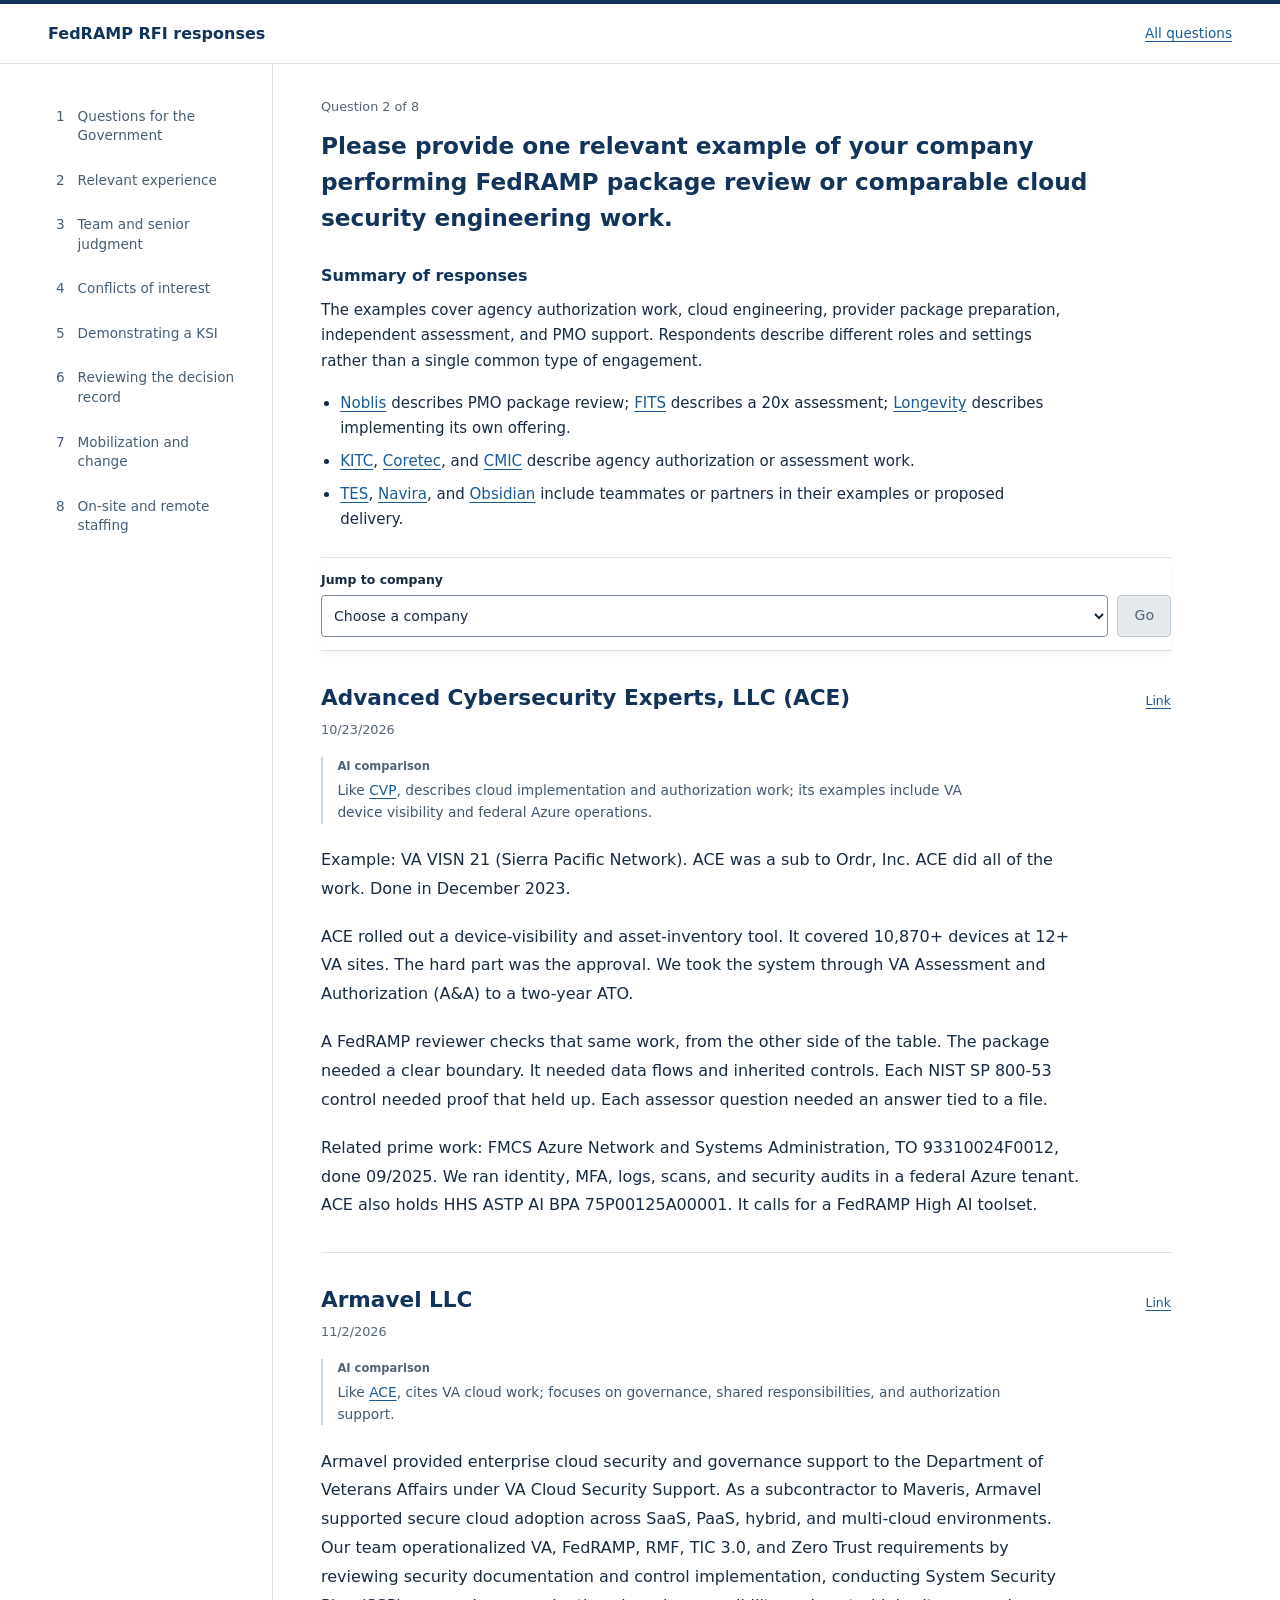
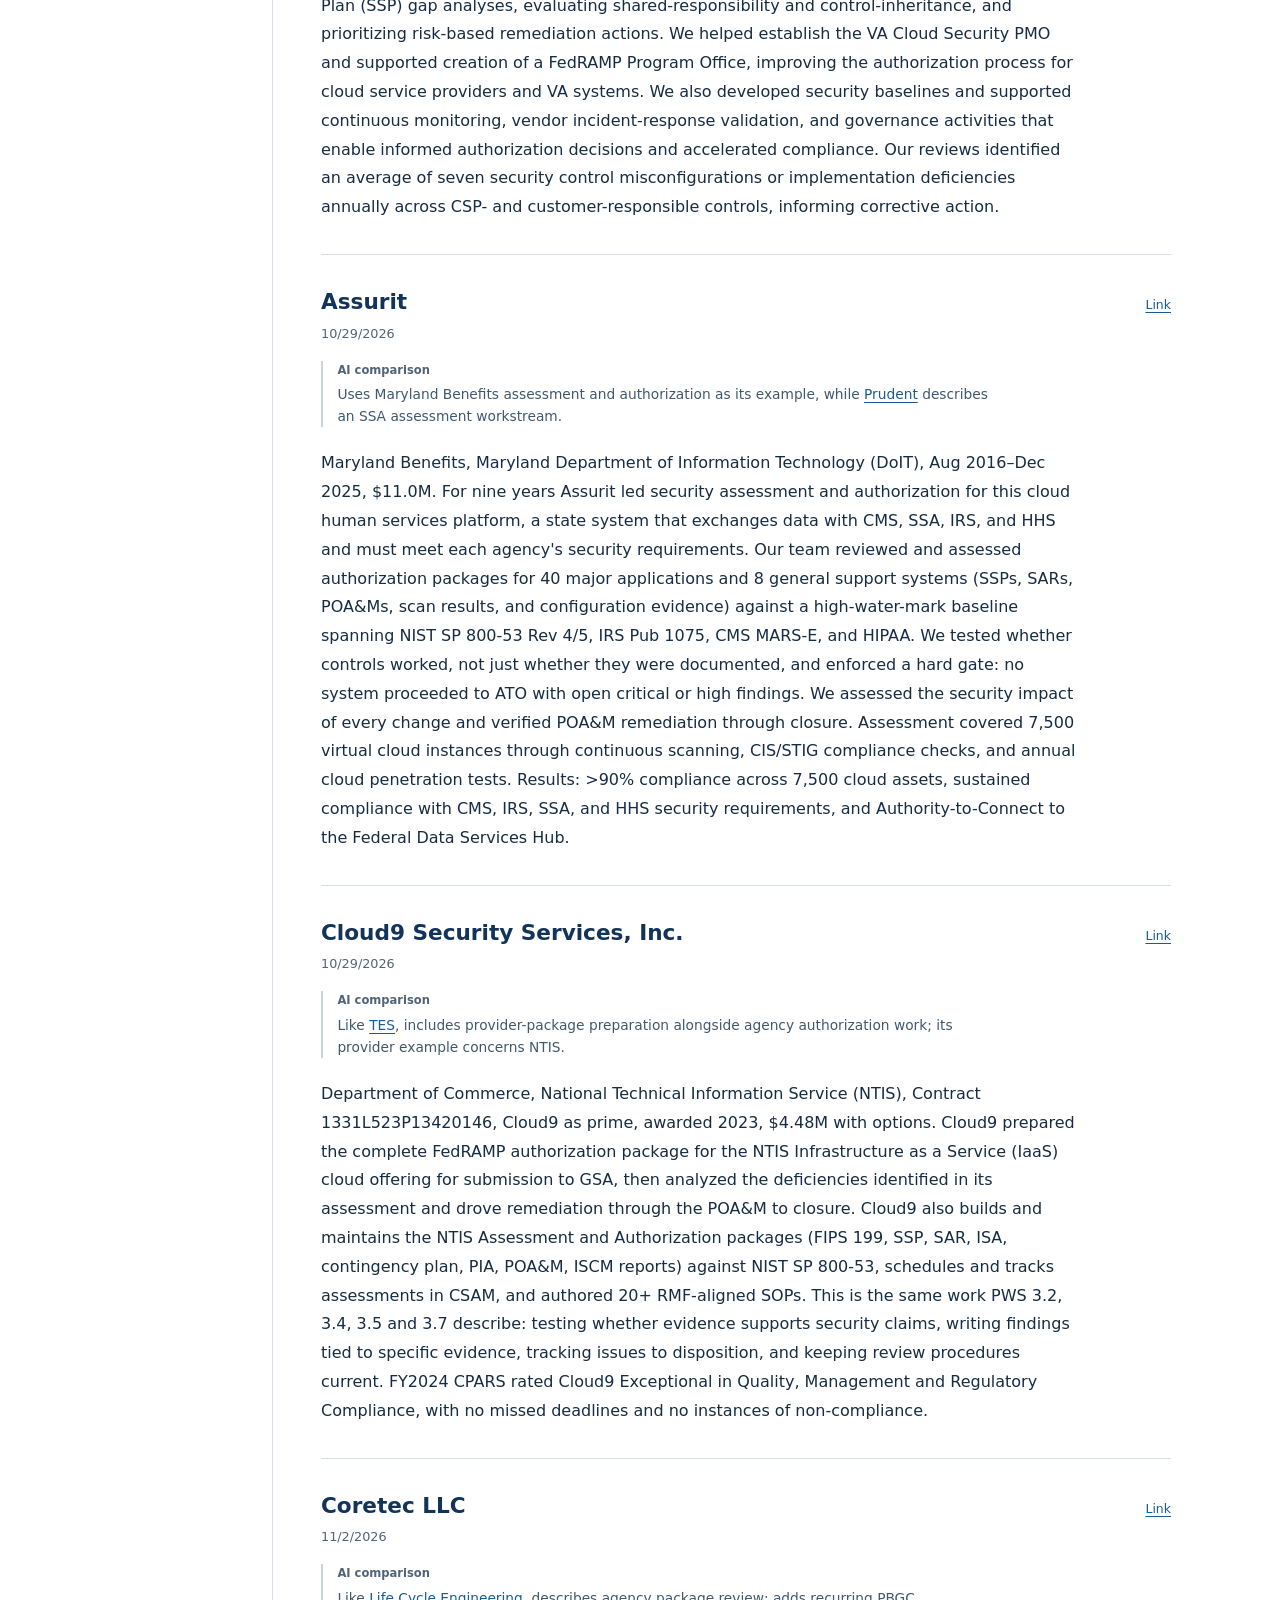
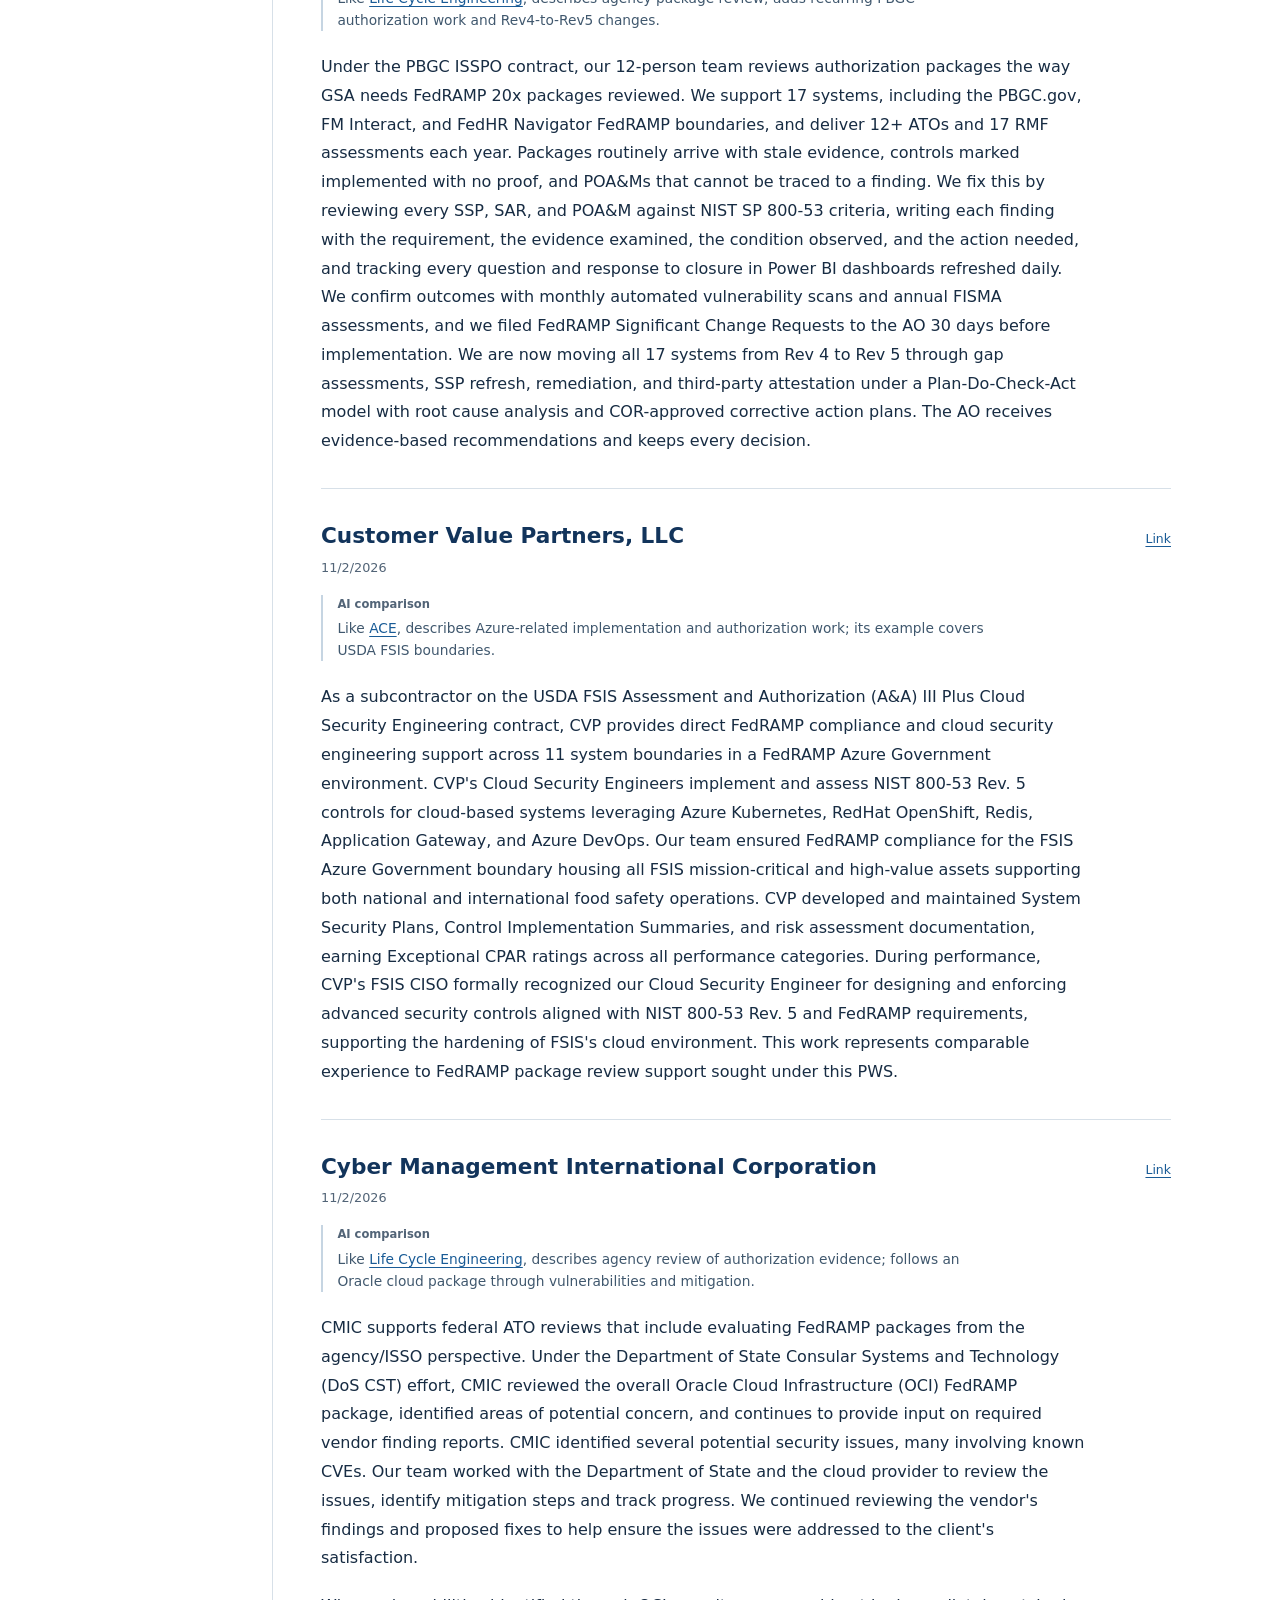
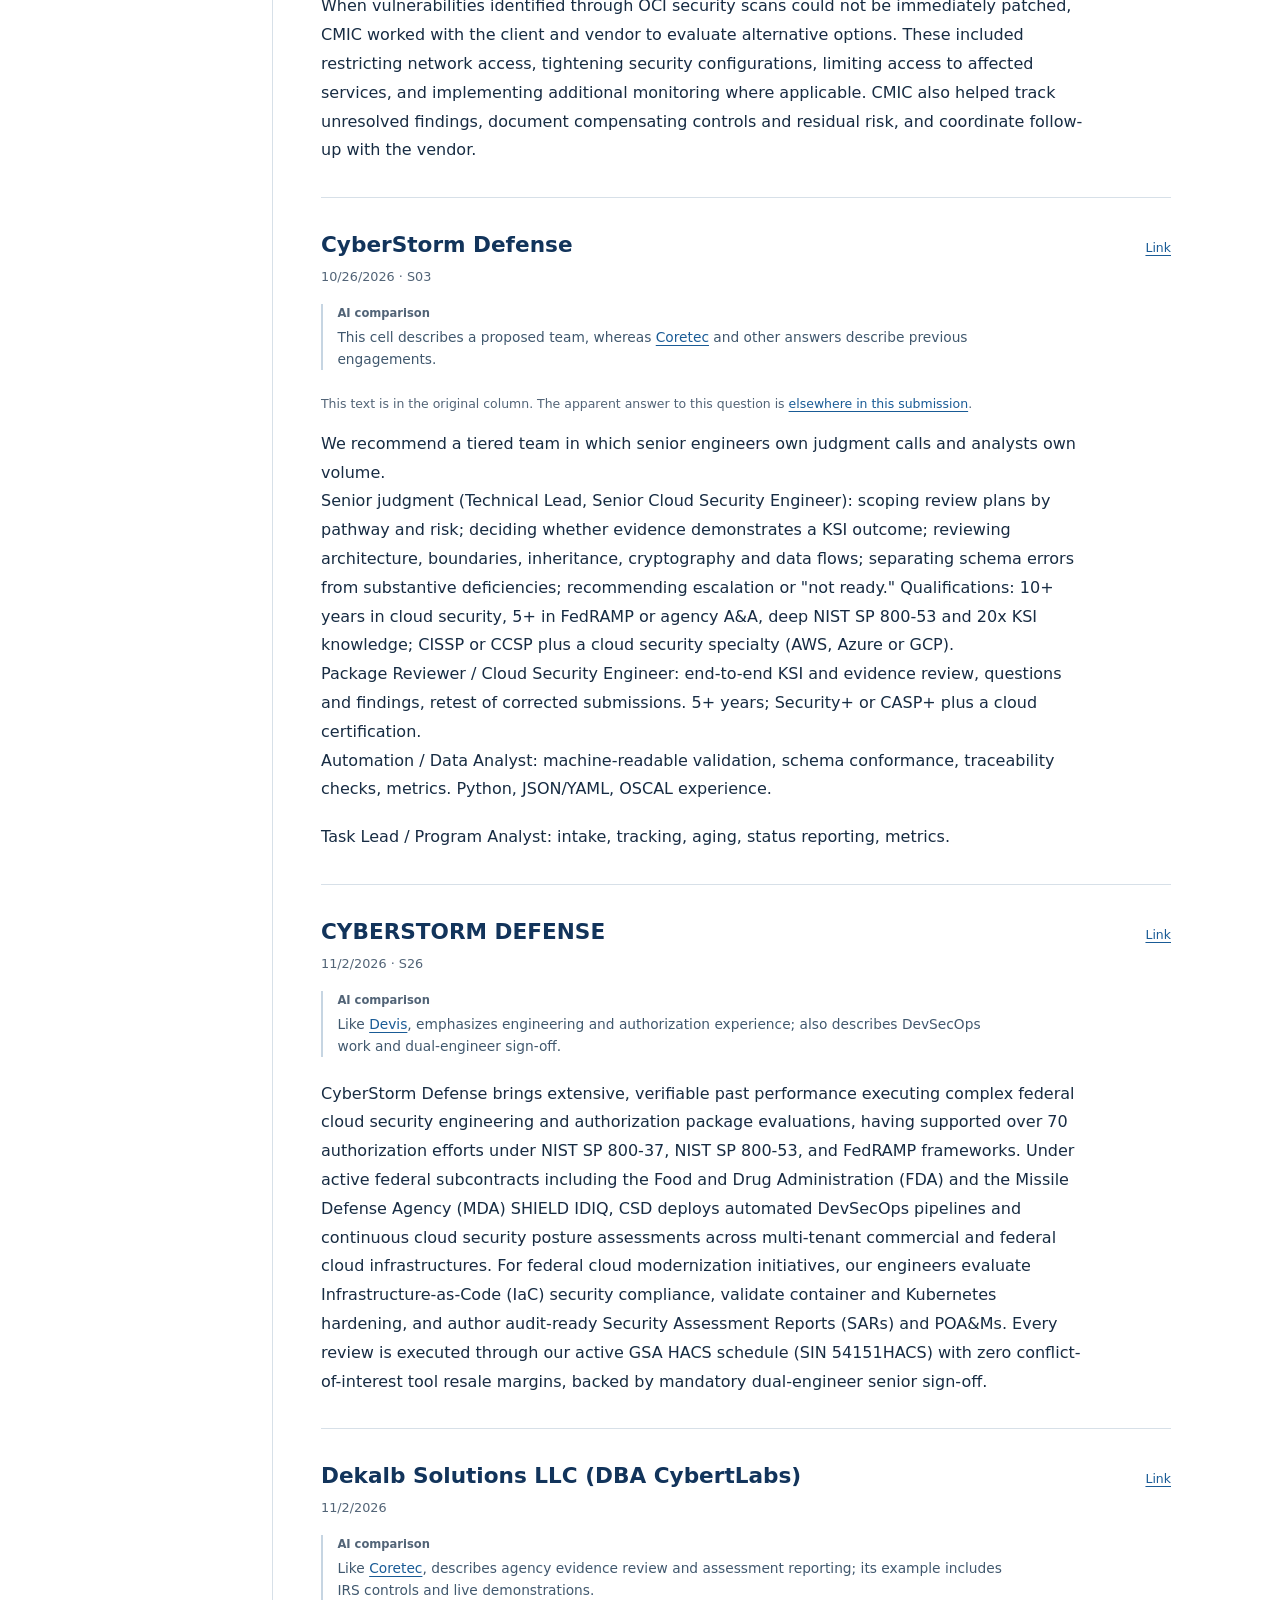
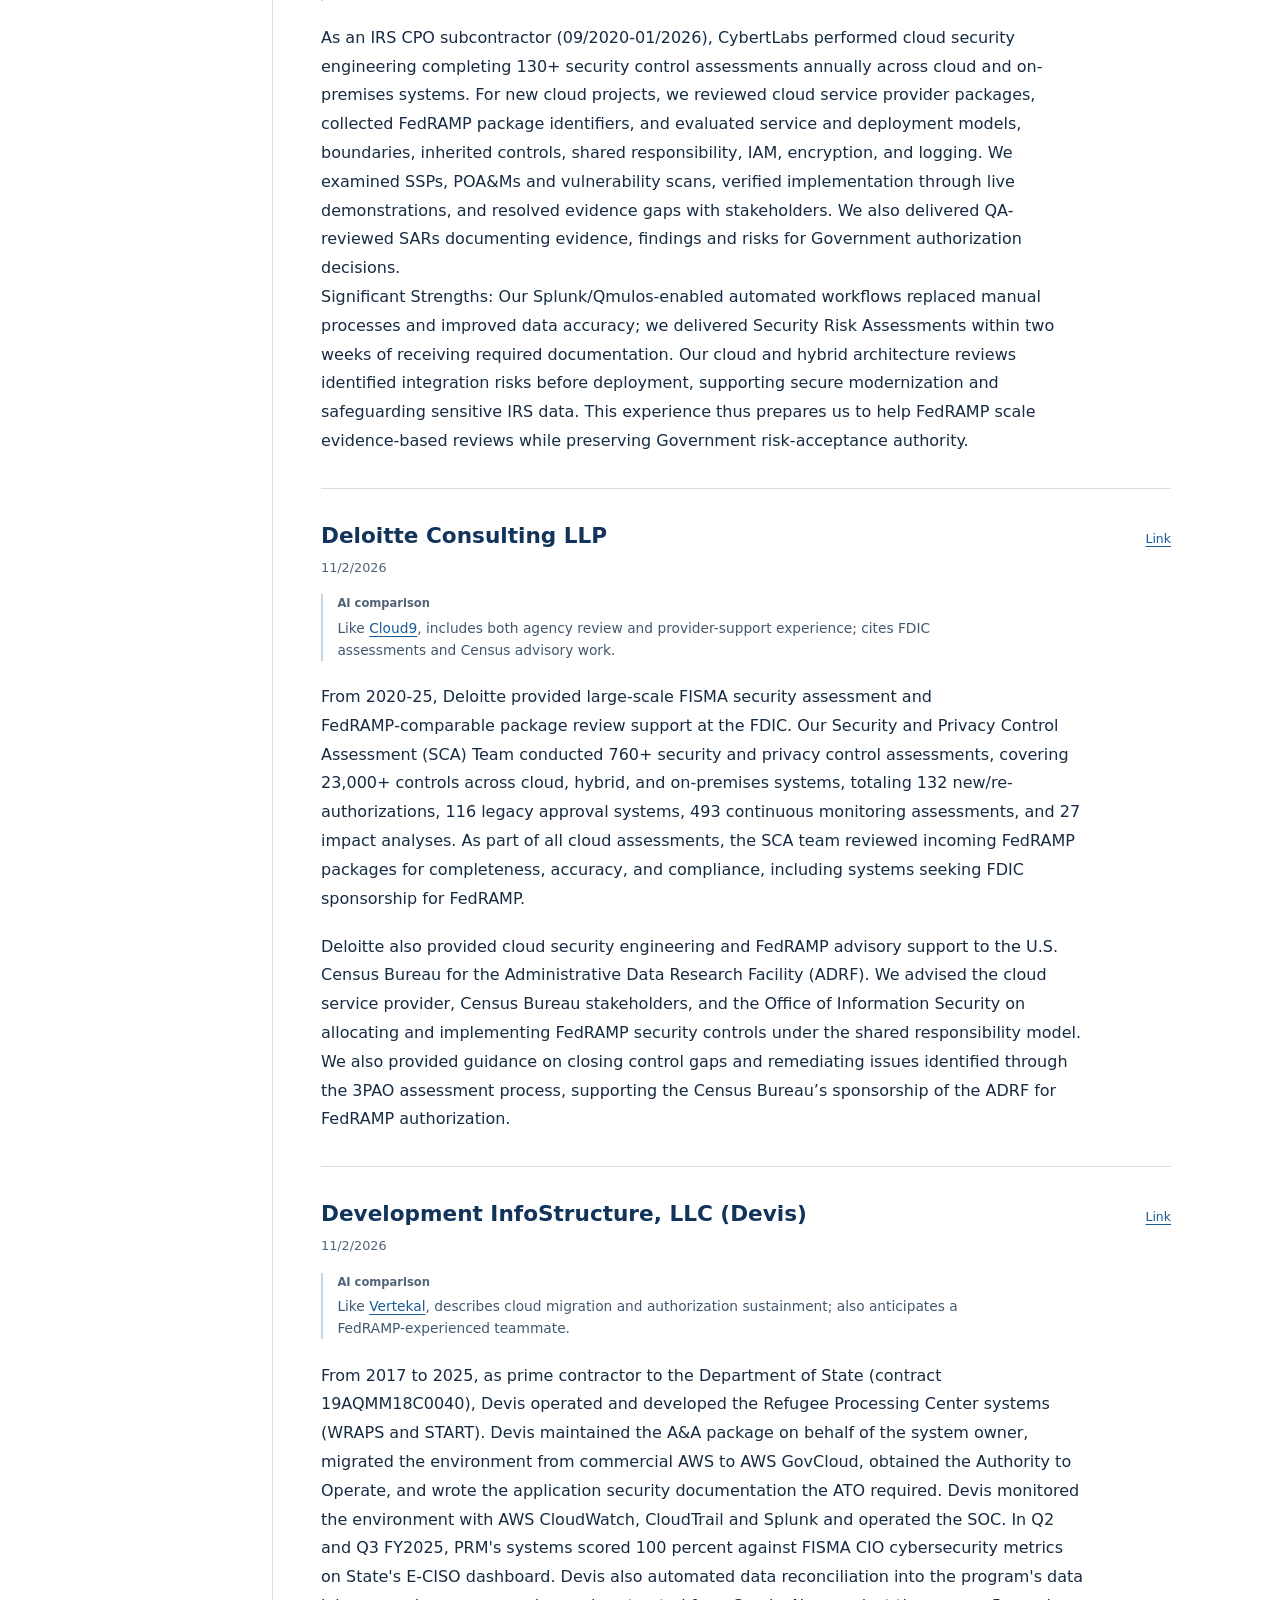
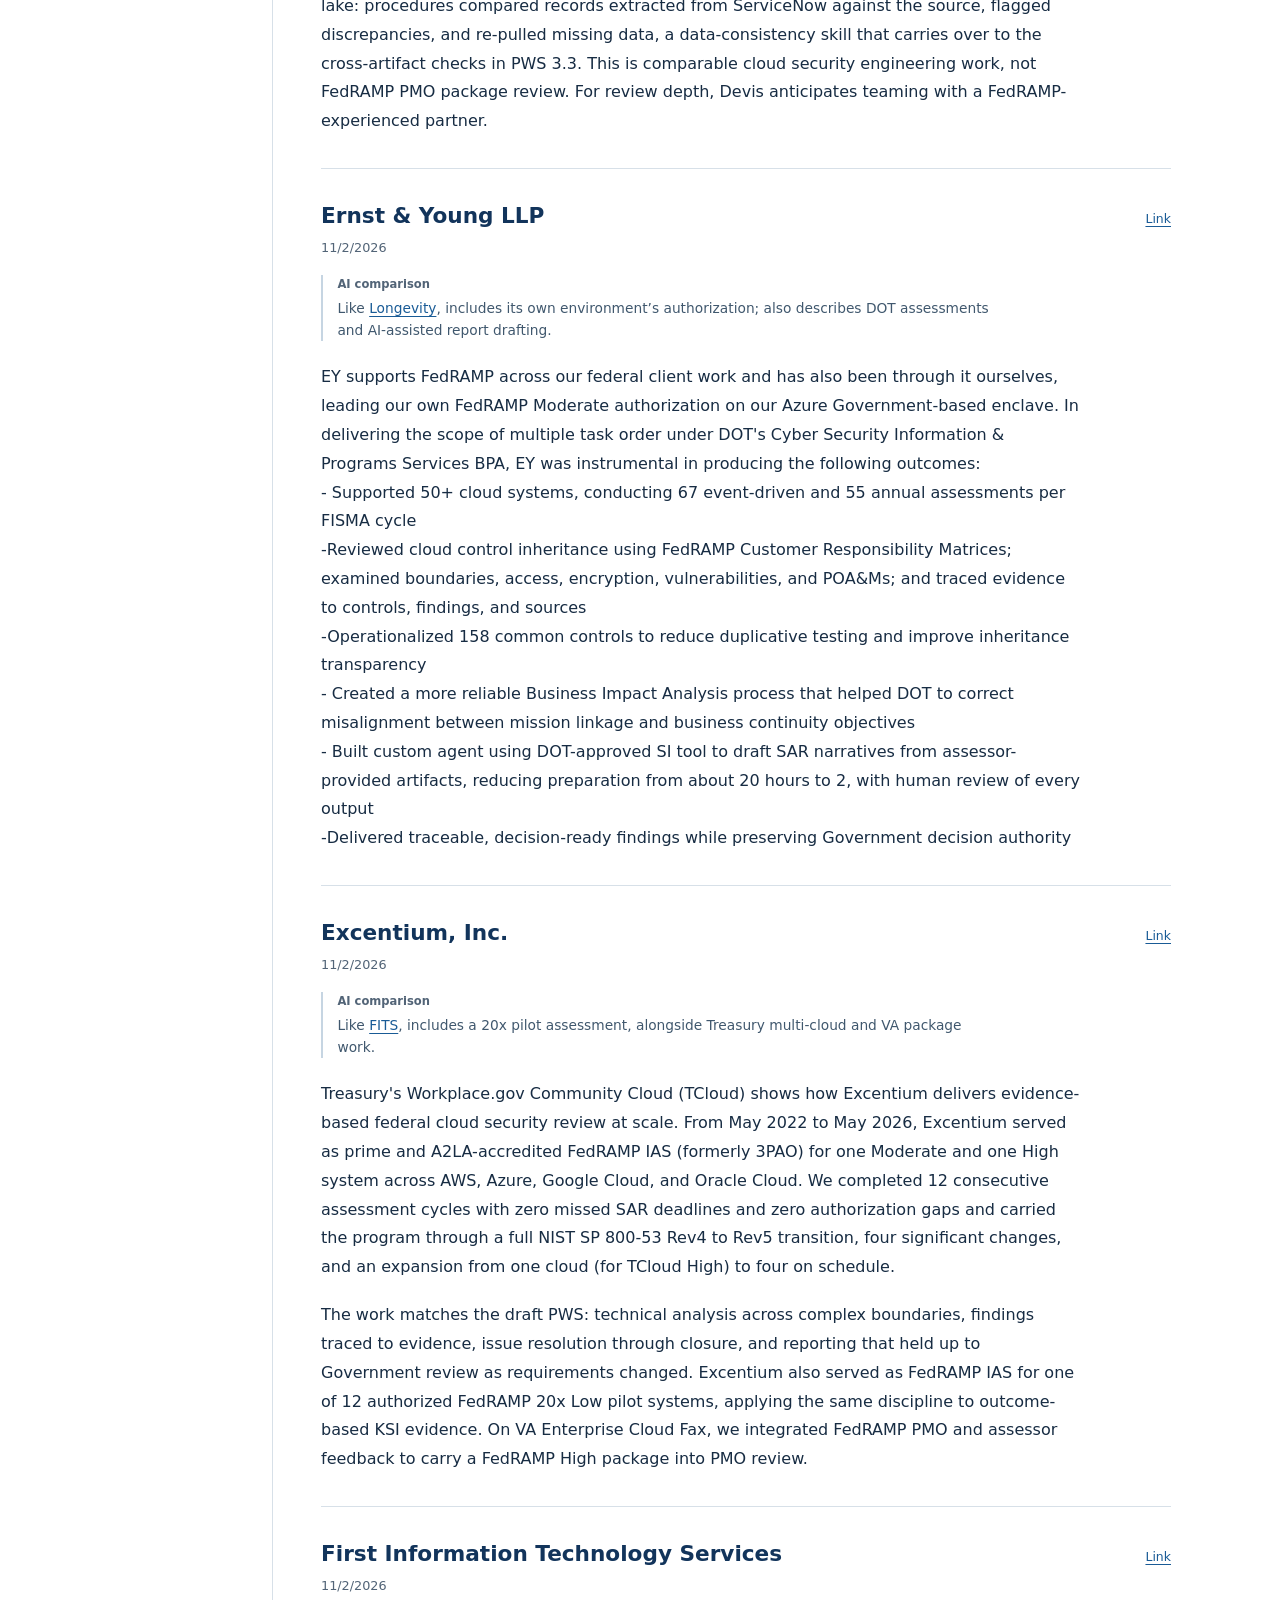
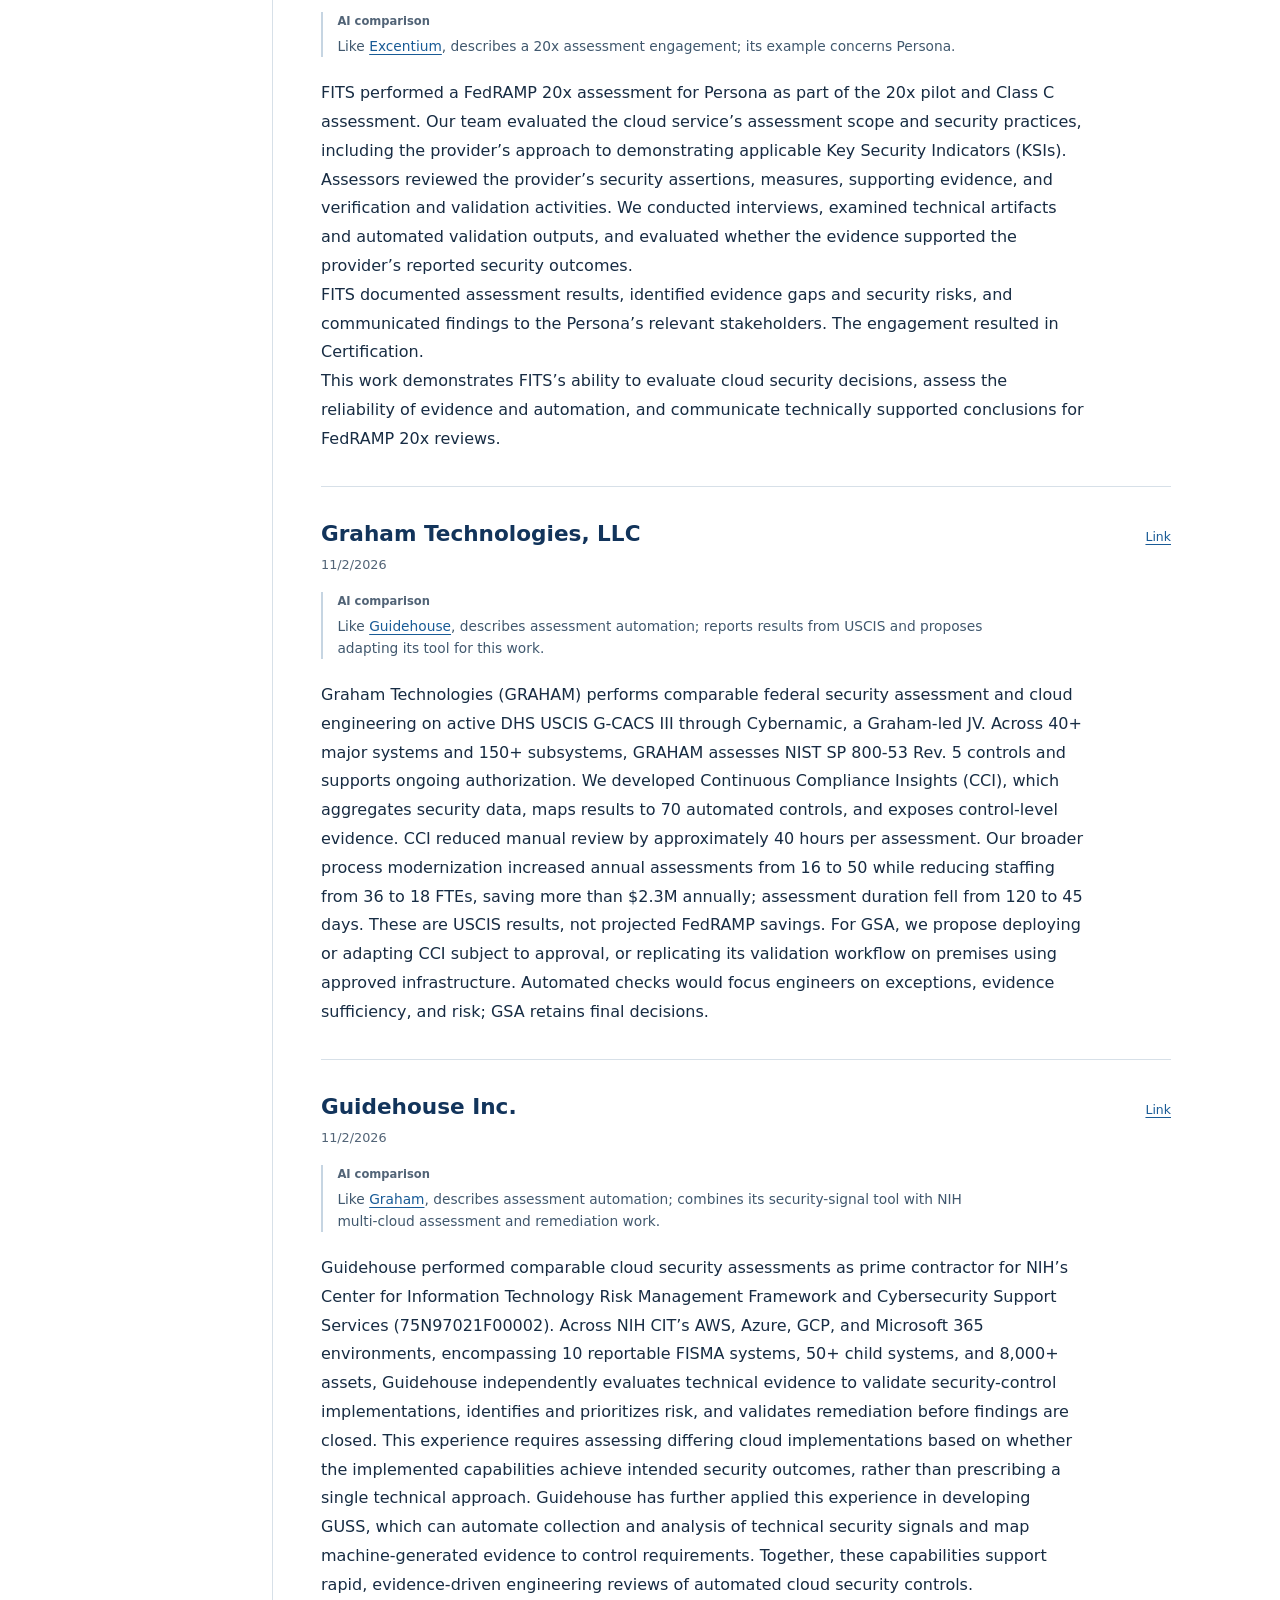
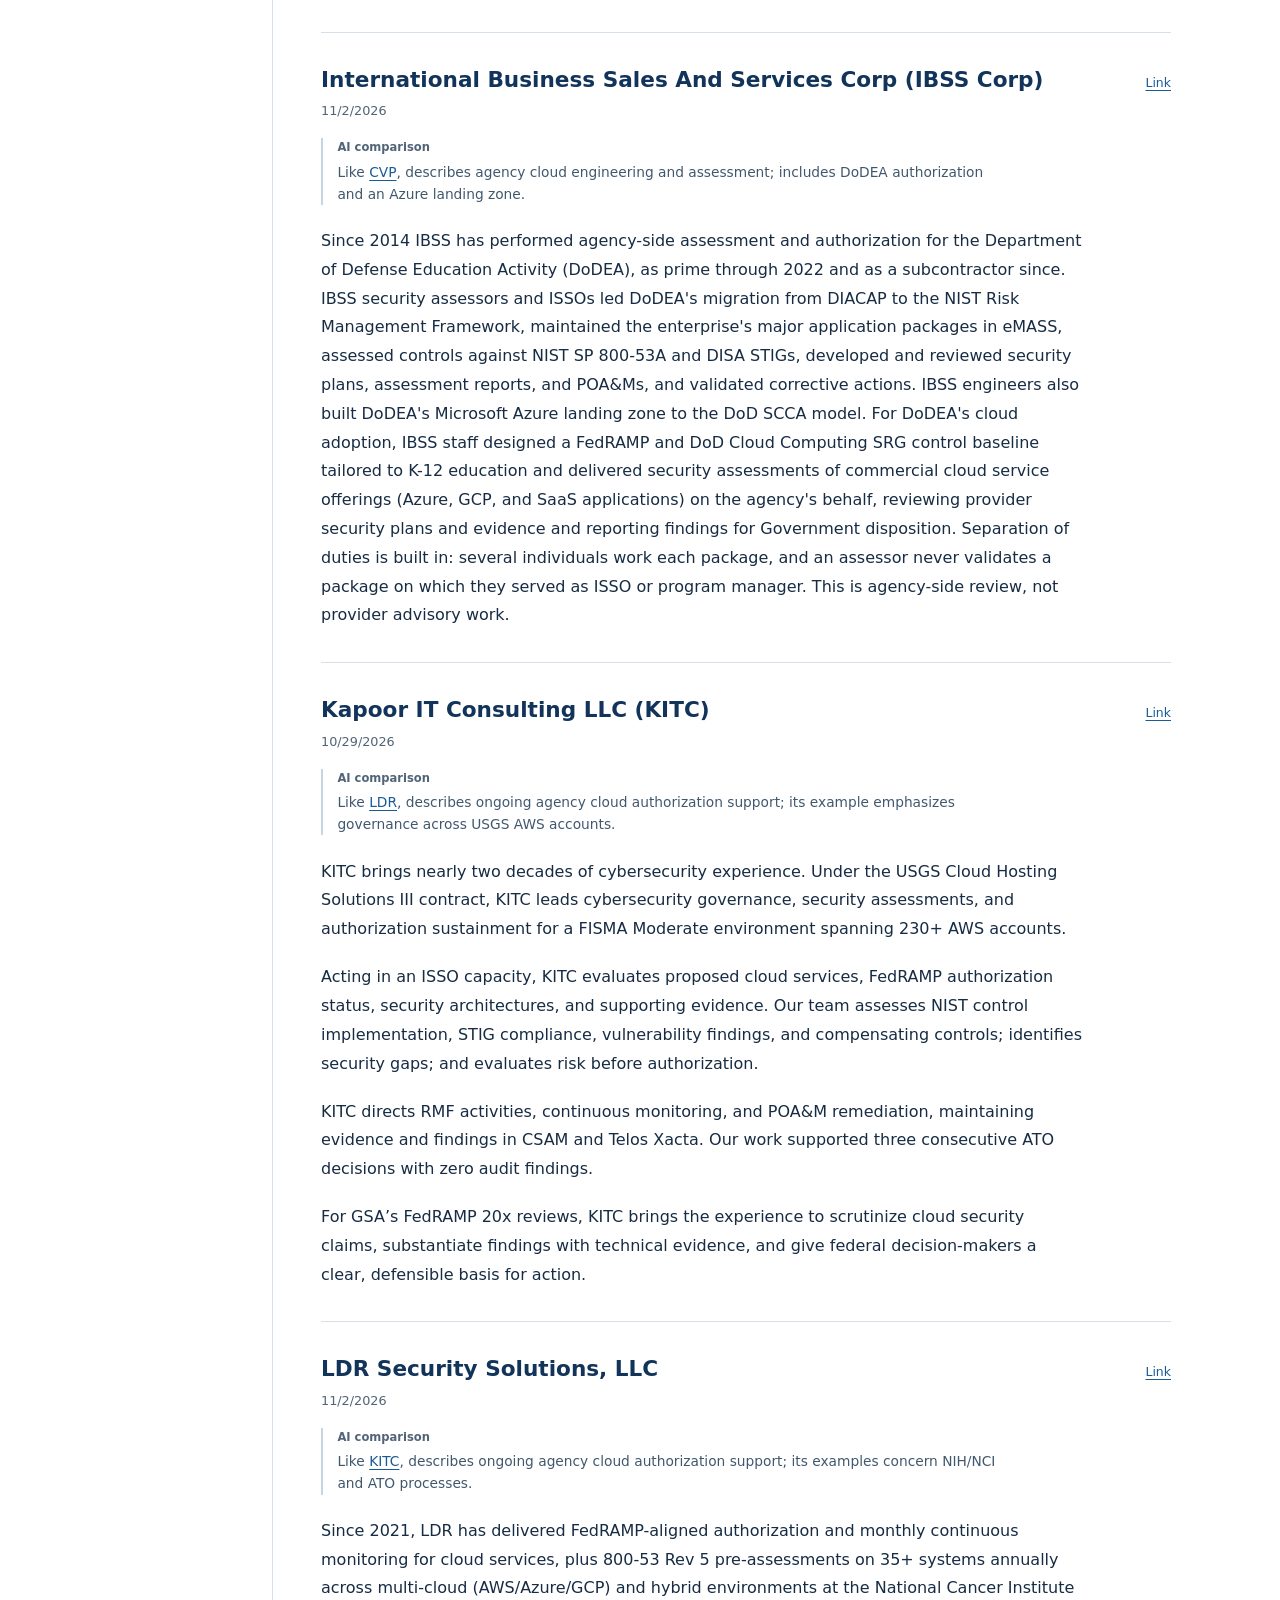
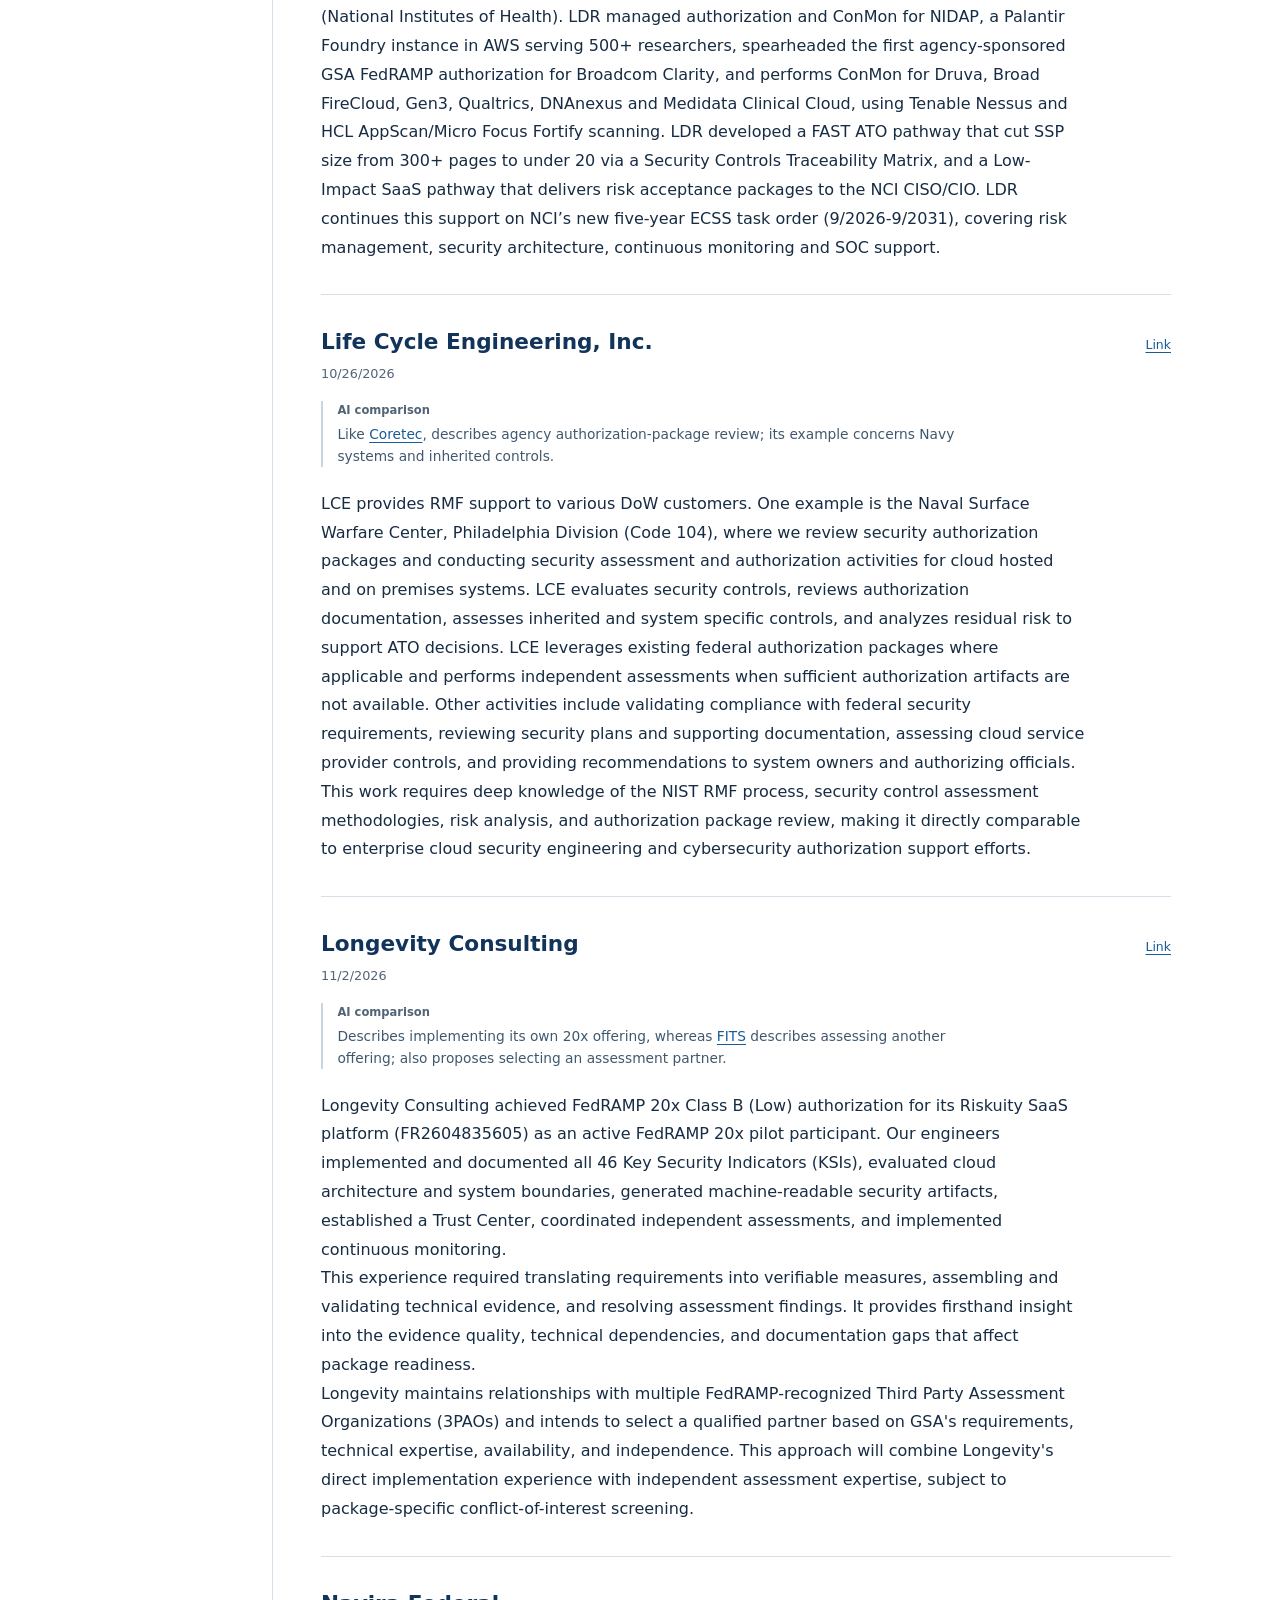
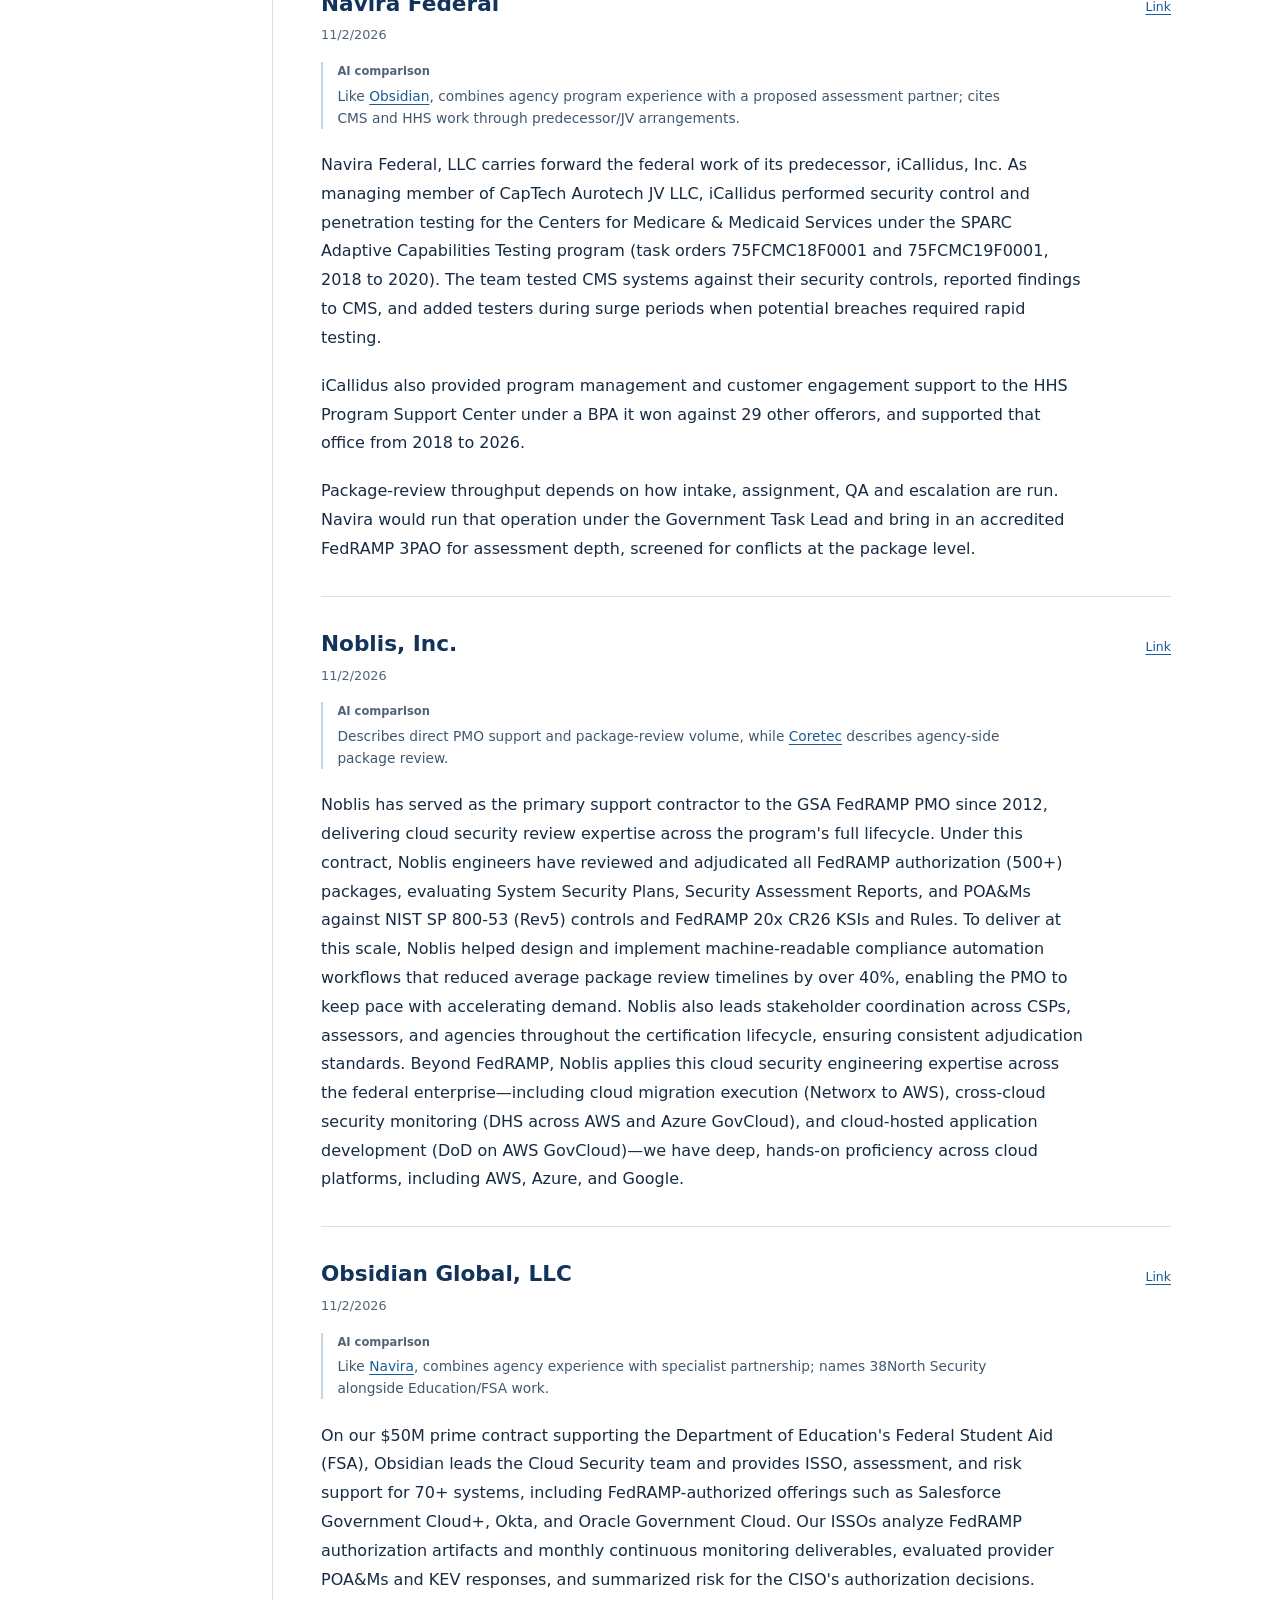
<file: questions/experience/index.html>
<!doctype html>
<html lang="en"><head><meta charset="utf-8"/><meta name="viewport" content="width=device-width, initial-scale=1"/><link href="../../_app/immutable/entry/start.ChTZ7ZHg.js" rel="modulepreload">
		<link href="../../_app/immutable/chunks/BBToFOt5.js" rel="modulepreload">
		<link href="../../_app/immutable/chunks/lZwCdcE0.js" rel="modulepreload">
		<link href="../../_app/immutable/chunks/BUhtEjvl.js" rel="modulepreload">
		<link href="../../_app/immutable/chunks/pMj6cZWY.js" rel="modulepreload">
		<link href="../../_app/immutable/entry/app.DXxuijby.js" rel="modulepreload">
		<link href="../../_app/immutable/chunks/Bzak7iHL.js" rel="modulepreload">
		<link href="../../_app/immutable/chunks/DFgP4Mng.js" rel="modulepreload">
		<link href="../../_app/immutable/chunks/rM66yqVr.js" rel="modulepreload">
		<link href="../../_app/immutable/nodes/0.zCVsUTBA.js" rel="modulepreload">
		<link href="../../_app/immutable/chunks/C865iHQ4.js" rel="modulepreload">
		<link href="../../_app/immutable/chunks/C7-jfxR3.js" rel="modulepreload">
		<link href="../../_app/immutable/chunks/J_Hzr0xJ.js" rel="modulepreload">
		<link href="../../_app/immutable/nodes/4.Bs5RWxAL.js" rel="modulepreload">
		<!--12qhfyh--><meta name="robots" content="noindex,nofollow"/><meta name="description" content="Company responses organized by question, with brief AI summaries and comparisons."/><!----><!--1mimizi--><!----><title>Question 2: Relevant experience · FedRAMP RFI responses</title>
		<link href="../../_app/immutable/assets/0.BzYzJsf7.css" rel="stylesheet"></head><body data-sveltekit-preload-data="hover"><div style="display: contents"><!--[--><!--[0--><!--[--><a class="skip" href="#main">Skip to content</a> <header class="masthead"><a class="brand" href="../../">FedRAMP RFI responses</a><a href="../../">All questions</a></header> <div class="shell"><aside class="rail"><nav aria-label="Questions"><!--[--><a href="../../questions/pws/"><span>1</span><span>Questions for the Government</span></a><a href="../../questions/experience/"><span>2</span><span>Relevant experience</span></a><a href="../../questions/labor/"><span>3</span><span>Team and senior judgment</span></a><a href="../../questions/conflicts/"><span>4</span><span>Conflicts of interest</span></a><a href="../../questions/ksi/"><span>5</span><span>Demonstrating a KSI</span></a><a href="../../questions/sdr/"><span>6</span><span>Reviewing the decision record</span></a><a href="../../questions/readiness/"><span>7</span><span>Mobilization and change</span></a><a href="../../questions/location/"><span>8</span><span>On-site and remote staffing</span></a><!--]--></nav></aside><main id="main" tabindex="-1"><!--[--><p class="metadata">Question 2 of 8</p> <h1 class="question-text">Please provide one relevant example of your company performing FedRAMP package review or comparable cloud security engineering work.</h1> <section id="synthesis" class="summary" aria-labelledby="summary-title"><h2 id="summary-title">Summary of responses</h2><p>The examples cover agency authorization work, cloud engineering, provider package preparation, independent assessment, and PMO support. Respondents describe different roles and settings rather than a single common type of engagement.</p><!--[0--><ul><!--[--><li><!--[--><!--[-1--><!--]--><!--[0--><a href="../../questions/experience/#s13-experience">Noblis</a><!--]--><!--[-1--> describes PMO package review; <!--]--><!--[0--><a href="../../questions/experience/#s14-experience">FITS</a><!--]--><!--[-1--> describes a 20x assessment; <!--]--><!--[0--><a href="../../questions/experience/#s12-experience">Longevity</a><!--]--><!--[-1--> describes implementing its own offering.<!--]--><!--]--><!----></li><li><!--[--><!--[-1--><!--]--><!--[0--><a href="../../questions/experience/#s08-experience">KITC</a><!--]--><!--[-1-->, <!--]--><!--[0--><a href="../../questions/experience/#s11-experience">Coretec</a><!--]--><!--[-1-->, and <!--]--><!--[0--><a href="../../questions/experience/#s32-experience">CMIC</a><!--]--><!--[-1--> describe agency authorization or assessment work.<!--]--><!--]--><!----></li><li><!--[--><!--[-1--><!--]--><!--[0--><a href="../../questions/experience/#s09-experience">TES</a><!--]--><!--[-1-->, <!--]--><!--[0--><a href="../../questions/experience/#s18-experience">Navira</a><!--]--><!--[-1-->, and <!--]--><!--[0--><a href="../../questions/experience/#s35-experience">Obsidian</a><!--]--><!--[-1--> include teammates or partners in their examples or proposed delivery.<!--]--><!--]--><!----></li><!--]--></ul><!--]--></section> <form class="company-jump"><label for="company">Jump to company</label><div><select id="company"><option value="" selected="">Choose a company</option><!--[--><option value="s01-experience">Advanced Cybersecurity Experts, LLC (ACE)</option><option value="s28-experience">Armavel LLC</option><option value="s07-experience">Assurit</option><option value="s05-experience">Cloud9 Security Services, Inc.</option><option value="s11-experience">Coretec LLC</option><option value="s23-experience">Customer Value Partners, LLC</option><option value="s32-experience">Cyber Management International Corporation</option><option value="s03-experience">CyberStorm Defense — 10/26/2026 · S03</option><option value="s26-experience">CYBERSTORM DEFENSE — 11/2/2026 · S26</option><option value="s19-experience">Dekalb Solutions LLC (DBA CybertLabs)</option><option value="s30-experience">Deloitte Consulting LLP</option><option value="s34-experience">Development InfoStructure, LLC (Devis)</option><option value="s31-experience">Ernst &amp; Young LLP</option><option value="s16-experience">Excentium, Inc.</option><option value="s14-experience">First Information Technology Services</option><option value="s20-experience">Graham Technologies, LLC</option><option value="s29-experience">Guidehouse Inc.</option><option value="s22-experience">International Business Sales And Services Corp (IBSS Corp)</option><option value="s08-experience">Kapoor IT Consulting LLC (KITC)</option><option value="s27-experience">LDR Security Solutions, LLC</option><option value="s02-experience">Life Cycle Engineering, Inc.</option><option value="s12-experience">Longevity Consulting</option><option value="s18-experience">Navira Federal</option><option value="s13-experience">Noblis, Inc.</option><option value="s35-experience">Obsidian Global, LLC</option><option value="s24-experience">Paragon Technology Group, Inc.</option><option value="s15-experience">Prudent Technology LLC</option><option value="s25-experience">Quzara LLC</option><option value="s21-experience">RADIX International Consulting LLC</option><option value="s04-experience">Secured IT Solutions</option><option value="s06-experience">Softthink Solutions Inc</option><option value="s33-experience">Stondoh Secure Digital Solutions</option><option value="s09-experience">The Enterprise Security Consultants, LLC (dba TES Consultants)</option><option value="s10-experience">Vertekal LLC</option><option value="s17-experience">Wits Solutions Inc</option><!--]--></select><button type="submit" disabled="">Go</button></div></form> <noscript><nav class="company-list" aria-label="Companies"><!--[--><a href="#s01-experience">Advanced Cybersecurity Experts, LLC (ACE)</a><a href="#s28-experience">Armavel LLC</a><a href="#s07-experience">Assurit</a><a href="#s05-experience">Cloud9 Security Services, Inc.</a><a href="#s11-experience">Coretec LLC</a><a href="#s23-experience">Customer Value Partners, LLC</a><a href="#s32-experience">Cyber Management International Corporation</a><a href="#s03-experience">CyberStorm Defense (10/26/2026, S03)</a><a href="#s26-experience">CYBERSTORM DEFENSE (11/2/2026, S26)</a><a href="#s19-experience">Dekalb Solutions LLC (DBA CybertLabs)</a><a href="#s30-experience">Deloitte Consulting LLP</a><a href="#s34-experience">Development InfoStructure, LLC (Devis)</a><a href="#s31-experience">Ernst &amp; Young LLP</a><a href="#s16-experience">Excentium, Inc.</a><a href="#s14-experience">First Information Technology Services</a><a href="#s20-experience">Graham Technologies, LLC</a><a href="#s29-experience">Guidehouse Inc.</a><a href="#s22-experience">International Business Sales And Services Corp (IBSS Corp)</a><a href="#s08-experience">Kapoor IT Consulting LLC (KITC)</a><a href="#s27-experience">LDR Security Solutions, LLC</a><a href="#s02-experience">Life Cycle Engineering, Inc.</a><a href="#s12-experience">Longevity Consulting</a><a href="#s18-experience">Navira Federal</a><a href="#s13-experience">Noblis, Inc.</a><a href="#s35-experience">Obsidian Global, LLC</a><a href="#s24-experience">Paragon Technology Group, Inc.</a><a href="#s15-experience">Prudent Technology LLC</a><a href="#s25-experience">Quzara LLC</a><a href="#s21-experience">RADIX International Consulting LLC</a><a href="#s04-experience">Secured IT Solutions</a><a href="#s06-experience">Softthink Solutions Inc</a><a href="#s33-experience">Stondoh Secure Digital Solutions</a><a href="#s09-experience">The Enterprise Security Consultants, LLC (dba TES Consultants)</a><a href="#s10-experience">Vertekal LLC</a><a href="#s17-experience">Wits Solutions Inc</a><!--]--></nav></noscript> <section id="answers" aria-label="Company responses"><!--[--><article class="answer" id="s01-experience" tabindex="-1"><div class="answer-heading"><h2>Advanced Cybersecurity Experts, LLC (ACE)</h2><a class="permalink" href="../../questions/experience/#s01-experience" aria-label="Link to Advanced Cybersecurity Experts, LLC (ACE) submission s01">Link</a></div><p class="metadata">10/23/2026</p><p class="comparison"><span class="comparison-label">AI comparison</span><!--[--><!--[-1-->Like <!--]--><!--[0--><a href="../../questions/experience/#s23-experience">CVP</a><!--]--><!--[-1-->, describes cloud implementation and authorization work; its examples include VA device visibility and federal Azure operations.<!--]--><!--]--><!----></p> <!--[-1--><!--]--> <!--[-1--><!--]--> <div class="source-body" id="s01-experience-source"><!--[--><p class="source-paragraph" id="s01-experience-p1"><!--[--><!--[-1-->Example: VA VISN 21 (Sierra Pacific Network). ACE was a sub to Ordr, Inc. ACE did all of the work. Done in December 2023.<!--]--><!--]--><!----></p><p class="source-paragraph" id="s01-experience-p2"><!--[--><!--[-1-->ACE rolled out a device-visibility and asset-inventory tool. It covered 10,870+ devices at 12+ VA sites. The hard part was the approval. We took the system through VA Assessment and Authorization (A&amp;A) to a two-year ATO.<!--]--><!--]--><!----></p><p class="source-paragraph" id="s01-experience-p3"><!--[--><!--[-1-->A FedRAMP reviewer checks that same work, from the other side of the table. The package needed a clear boundary. It needed data flows and inherited controls. Each NIST SP 800-53 control needed proof that held up. Each assessor question needed an answer tied to a file.<!--]--><!--]--><!----></p><p class="source-paragraph" id="s01-experience-p4"><!--[--><!--[-1-->Related prime work: FMCS Azure Network and Systems Administration, TO 93310024F0012, done 09/2025. We ran identity, MFA, logs, scans, and security audits in a federal Azure tenant. ACE also holds HHS ASTP AI BPA 75P00125A00001. It calls for a FedRAMP High AI toolset.<!--]--><!--]--><!----></p><!--]--></div></article><article class="answer" id="s28-experience" tabindex="-1"><div class="answer-heading"><h2>Armavel LLC</h2><a class="permalink" href="../../questions/experience/#s28-experience" aria-label="Link to Armavel LLC submission s28">Link</a></div><p class="metadata">11/2/2026</p><p class="comparison"><span class="comparison-label">AI comparison</span><!--[--><!--[-1-->Like <!--]--><!--[0--><a href="../../questions/experience/#s01-experience">ACE</a><!--]--><!--[-1-->, cites VA cloud work; focuses on governance, shared responsibilities, and authorization support.<!--]--><!--]--><!----></p> <!--[-1--><!--]--> <!--[-1--><!--]--> <div class="source-body" id="s28-experience-source"><!--[--><p class="source-paragraph" id="s28-experience-p1"><!--[--><!--[-1-->Armavel provided enterprise cloud security and governance support to the Department of Veterans Affairs under VA Cloud Security Support. As a subcontractor to Maveris, Armavel supported secure cloud adoption across SaaS, PaaS, hybrid, and multi-cloud environments. Our team operationalized VA, FedRAMP, RMF, TIC 3.0, and Zero Trust requirements by reviewing security documentation and control implementation, conducting System Security Plan (SSP) gap analyses, evaluating shared-responsibility and control-inheritance, and prioritizing risk-based remediation actions. We helped establish the VA Cloud Security PMO and supported creation of a FedRAMP Program Office, improving the authorization process for cloud service providers and VA systems. We also developed security baselines and supported continuous monitoring, vendor incident-response validation, and governance activities that enable informed authorization decisions and accelerated compliance. Our reviews identified an average of seven security control misconfigurations or implementation deficiencies annually across CSP- and customer-responsible controls, informing corrective action.<!--]--><!--]--><!----></p><!--]--></div></article><article class="answer" id="s07-experience" tabindex="-1"><div class="answer-heading"><h2>Assurit</h2><a class="permalink" href="../../questions/experience/#s07-experience" aria-label="Link to Assurit submission s07">Link</a></div><p class="metadata">10/29/2026</p><p class="comparison"><span class="comparison-label">AI comparison</span><!--[--><!--[-1-->Uses Maryland Benefits assessment and authorization as its example, while <!--]--><!--[0--><a href="../../questions/experience/#s15-experience">Prudent</a><!--]--><!--[-1--> describes an SSA assessment workstream.<!--]--><!--]--><!----></p> <!--[-1--><!--]--> <!--[-1--><!--]--> <div class="source-body" id="s07-experience-source"><!--[--><p class="source-paragraph" id="s07-experience-p1"><!--[--><!--[-1-->Maryland Benefits, Maryland Department of Information Technology (DoIT), Aug 2016–Dec 2025, $11.0M. For nine years Assurit led security assessment and authorization for this cloud human services platform, a state system that exchanges data with CMS, SSA, IRS, and HHS and must meet each agency's security requirements. Our team reviewed and assessed authorization packages for 40 major applications and 8 general support systems (SSPs, SARs, POA&amp;Ms, scan results, and configuration evidence) against a high-water-mark baseline spanning NIST SP 800-53 Rev 4/5, IRS Pub 1075, CMS MARS-E, and HIPAA. We tested whether controls worked, not just whether they were documented, and enforced a hard gate: no system proceeded to ATO with open critical or high findings. We assessed the security impact of every change and verified POA&amp;M remediation through closure. Assessment covered 7,500 virtual cloud instances through continuous scanning, CIS/STIG compliance checks, and annual cloud penetration tests. Results: >90% compliance across 7,500 cloud assets, sustained compliance with CMS, IRS, SSA, and HHS security requirements, and Authority-to-Connect to the Federal Data Services Hub.<!--]--><!--]--><!----></p><!--]--></div></article><article class="answer" id="s05-experience" tabindex="-1"><div class="answer-heading"><h2>Cloud9 Security Services, Inc.</h2><a class="permalink" href="../../questions/experience/#s05-experience" aria-label="Link to Cloud9 Security Services, Inc. submission s05">Link</a></div><p class="metadata">10/29/2026</p><p class="comparison"><span class="comparison-label">AI comparison</span><!--[--><!--[-1-->Like <!--]--><!--[0--><a href="../../questions/experience/#s09-experience">TES</a><!--]--><!--[-1-->, includes provider-package preparation alongside agency authorization work; its provider example concerns NTIS.<!--]--><!--]--><!----></p> <!--[-1--><!--]--> <!--[-1--><!--]--> <div class="source-body" id="s05-experience-source"><!--[--><p class="source-paragraph" id="s05-experience-p1"><!--[--><!--[-1-->Department of Commerce, National Technical Information Service (NTIS), Contract 1331L523P13420146, Cloud9 as prime, awarded 2023, $4.48M with options. Cloud9 prepared the complete FedRAMP authorization package for the NTIS Infrastructure as a Service (IaaS) cloud offering for submission to GSA, then analyzed the deficiencies identified in its assessment and drove remediation through the POA&amp;M to closure. Cloud9 also builds and maintains the NTIS Assessment and Authorization packages (FIPS 199, SSP, SAR, ISA, contingency plan, PIA, POA&amp;M, ISCM reports) against NIST SP 800-53, schedules and tracks assessments in CSAM, and authored 20+ RMF-aligned SOPs. This is the same work PWS 3.2, 3.4, 3.5 and 3.7 describe: testing whether evidence supports security claims, writing findings tied to specific evidence, tracking issues to disposition, and keeping review procedures current. FY2024 CPARS rated Cloud9 Exceptional in Quality, Management and Regulatory Compliance, with no missed deadlines and no instances of non-compliance.<!--]--><!--]--><!----></p><!--]--></div></article><article class="answer" id="s11-experience" tabindex="-1"><div class="answer-heading"><h2>Coretec LLC</h2><a class="permalink" href="../../questions/experience/#s11-experience" aria-label="Link to Coretec LLC submission s11">Link</a></div><p class="metadata">11/2/2026</p><p class="comparison"><span class="comparison-label">AI comparison</span><!--[--><!--[-1-->Like <!--]--><!--[0--><a href="../../questions/experience/#s02-experience">Life Cycle Engineering</a><!--]--><!--[-1-->, describes agency package review; adds recurring PBGC authorization work and Rev4-to-Rev5 changes.<!--]--><!--]--><!----></p> <!--[-1--><!--]--> <!--[-1--><!--]--> <div class="source-body" id="s11-experience-source"><!--[--><p class="source-paragraph" id="s11-experience-p1"><!--[--><!--[-1-->Under the PBGC ISSPO contract, our 12-person team reviews authorization packages the way GSA needs FedRAMP 20x packages reviewed. We support 17 systems, including the PBGC.gov, FM Interact, and FedHR Navigator FedRAMP boundaries, and deliver 12+ ATOs and 17 RMF assessments each year. Packages routinely arrive with stale evidence, controls marked implemented with no proof, and POA&amp;Ms that cannot be traced to a finding. We fix this by reviewing every SSP, SAR, and POA&amp;M against NIST SP 800-53 criteria, writing each finding with the requirement, the evidence examined, the condition observed, and the action needed, and tracking every question and response to closure in Power BI dashboards refreshed daily. We confirm outcomes with monthly automated vulnerability scans and annual FISMA assessments, and we filed FedRAMP Significant Change Requests to the AO 30 days before implementation. We are now moving all 17 systems from Rev 4 to Rev 5 through gap assessments, SSP refresh, remediation, and third-party attestation under a Plan-Do-Check-Act model with root cause analysis and COR-approved corrective action plans. The AO receives evidence-based recommendations and keeps every decision.<!--]--><!--]--><!----></p><!--]--></div></article><article class="answer" id="s23-experience" tabindex="-1"><div class="answer-heading"><h2>Customer Value Partners, LLC</h2><a class="permalink" href="../../questions/experience/#s23-experience" aria-label="Link to Customer Value Partners, LLC submission s23">Link</a></div><p class="metadata">11/2/2026</p><p class="comparison"><span class="comparison-label">AI comparison</span><!--[--><!--[-1-->Like <!--]--><!--[0--><a href="../../questions/experience/#s01-experience">ACE</a><!--]--><!--[-1-->, describes Azure-related implementation and authorization work; its example covers USDA FSIS boundaries.<!--]--><!--]--><!----></p> <!--[-1--><!--]--> <!--[-1--><!--]--> <div class="source-body" id="s23-experience-source"><!--[--><p class="source-paragraph" id="s23-experience-p1"><!--[--><!--[-1-->As a subcontractor on the USDA FSIS Assessment and Authorization (A&amp;A) III Plus Cloud Security Engineering contract, CVP provides direct FedRAMP compliance and cloud security engineering support across 11 system boundaries in a FedRAMP Azure Government environment. CVP's Cloud Security Engineers implement and assess NIST 800-53 Rev. 5 controls for cloud-based systems leveraging Azure Kubernetes, RedHat OpenShift, Redis, Application Gateway, and Azure DevOps. Our team ensured FedRAMP compliance for the FSIS Azure Government boundary housing all FSIS mission-critical and high-value assets supporting both national and international food safety operations. CVP developed and maintained System Security Plans, Control Implementation Summaries, and risk assessment documentation, earning Exceptional CPAR ratings across all performance categories. During performance, CVP's FSIS CISO formally recognized our Cloud Security Engineer for designing and enforcing advanced security controls aligned with NIST 800-53 Rev. 5 and FedRAMP requirements, supporting the hardening of FSIS's cloud environment. This work represents comparable experience to FedRAMP package review support sought under this PWS.<!--]--><!--]--><!----></p><!--]--></div></article><article class="answer" id="s32-experience" tabindex="-1"><div class="answer-heading"><h2>Cyber Management International Corporation</h2><a class="permalink" href="../../questions/experience/#s32-experience" aria-label="Link to Cyber Management International Corporation submission s32">Link</a></div><p class="metadata">11/2/2026</p><p class="comparison"><span class="comparison-label">AI comparison</span><!--[--><!--[-1-->Like <!--]--><!--[0--><a href="../../questions/experience/#s02-experience">Life Cycle Engineering</a><!--]--><!--[-1-->, describes agency review of authorization evidence; follows an Oracle cloud package through vulnerabilities and mitigation.<!--]--><!--]--><!----></p> <!--[-1--><!--]--> <!--[-1--><!--]--> <div class="source-body" id="s32-experience-source"><!--[--><p class="source-paragraph" id="s32-experience-p1"><!--[--><!--[-1-->CMIC supports federal ATO reviews that include evaluating FedRAMP packages from the agency/ISSO perspective. Under the Department of State Consular Systems and Technology (DoS CST) effort, CMIC reviewed the overall Oracle Cloud Infrastructure (OCI) FedRAMP package, identified areas of potential concern, and continues to provide input on required vendor finding reports. CMIC identified several potential security issues, many involving known CVEs. Our team worked with the Department of State and the cloud provider to review the issues, identify mitigation steps and track progress. We continued reviewing the vendor's findings and proposed fixes to help ensure the issues were addressed to the client's satisfaction. <!--]--><!--]--><!----></p><p class="source-paragraph" id="s32-experience-p2"><!--[--><!--[-1-->When vulnerabilities identified through OCI security scans could not be immediately patched, CMIC worked with the client and vendor to evaluate alternative options. These included restricting network access, tightening security configurations, limiting access to affected services, and implementing additional monitoring where applicable. CMIC also helped track unresolved findings, document compensating controls and residual risk, and coordinate follow-up with the vendor. <!--]--><!--]--><!----></p><!--]--></div></article><article class="answer" id="s03-experience" tabindex="-1"><div class="answer-heading"><h2>CyberStorm Defense</h2><a class="permalink" href="../../questions/experience/#s03-experience" aria-label="Link to CyberStorm Defense submission s03">Link</a></div><p class="metadata">10/26/2026 · S03</p><p class="comparison"><span class="comparison-label">AI comparison</span><!--[--><!--[-1-->This cell describes a proposed team, whereas <!--]--><!--[0--><a href="../../questions/experience/#s11-experience">Coretec</a><!--]--><!--[-1--> and other answers describe previous engagements.<!--]--><!--]--><!----></p> <!--[0--><p class="source-note">This text is in the original column. The apparent answer to this question is <a href="../../questions/pws/#s03-pws-source">elsewhere in this submission</a>.</p><!--]--> <!--[-1--><!--]--> <div class="source-body" id="s03-experience-source"><!--[--><p class="source-paragraph" id="s03-experience-p1"><!--[--><!--[-1-->We recommend a tiered team in which senior engineers own judgment calls and analysts own volume.
Senior judgment (Technical Lead, Senior Cloud Security Engineer): scoping review plans by pathway and risk; deciding whether evidence demonstrates a KSI outcome; reviewing architecture, boundaries, inheritance, cryptography and data flows; separating schema errors from substantive deficiencies; recommending escalation or "not ready." Qualifications: 10+ years in cloud security, 5+ in FedRAMP or agency A&amp;A, deep NIST SP 800-53 and 20x KSI knowledge; CISSP or CCSP plus a cloud security specialty (AWS, Azure or GCP).
Package Reviewer / Cloud Security Engineer: end-to-end KSI and evidence review, questions and findings, retest of corrected submissions. 5+ years; Security+ or CASP+ plus a cloud certification.
Automation / Data Analyst: machine-readable validation, schema conformance, traceability checks, metrics. Python, JSON/YAML, OSCAL experience.<!--]--><!--]--><!----></p><p class="source-paragraph" id="s03-experience-p2"><!--[--><!--[-1-->Task Lead / Program Analyst: intake, tracking, aging, status reporting, metrics.
<!--]--><!--]--><!----></p><!--]--></div></article><article class="answer" id="s26-experience" tabindex="-1"><div class="answer-heading"><h2>CYBERSTORM DEFENSE</h2><a class="permalink" href="../../questions/experience/#s26-experience" aria-label="Link to CYBERSTORM DEFENSE submission s26">Link</a></div><p class="metadata">11/2/2026 · S26</p><p class="comparison"><span class="comparison-label">AI comparison</span><!--[--><!--[-1-->Like <!--]--><!--[0--><a href="../../questions/experience/#s34-experience">Devis</a><!--]--><!--[-1-->, emphasizes engineering and authorization experience; also describes DevSecOps work and dual-engineer sign-off.<!--]--><!--]--><!----></p> <!--[-1--><!--]--> <!--[-1--><!--]--> <div class="source-body" id="s26-experience-source"><!--[--><p class="source-paragraph" id="s26-experience-p1"><!--[--><!--[-1-->CyberStorm Defense brings extensive, verifiable past performance executing complex federal cloud security engineering and authorization package evaluations, having supported over 70 authorization efforts under NIST SP 800-37, NIST SP 800-53, and FedRAMP frameworks. Under active federal subcontracts including the Food and Drug Administration (FDA) and the Missile Defense Agency (MDA) SHIELD IDIQ, CSD deploys automated DevSecOps pipelines and continuous cloud security posture assessments across multi-tenant commercial and federal cloud infrastructures. For federal cloud modernization initiatives, our engineers evaluate Infrastructure-as-Code (IaC) security compliance, validate container and Kubernetes hardening, and author audit-ready Security Assessment Reports (SARs) and POA&amp;Ms. Every review is executed through our active GSA HACS schedule (SIN 54151HACS) with zero conflict-of-interest tool resale margins, backed by mandatory dual-engineer senior sign-off.<!--]--><!--]--><!----></p><!--]--></div></article><article class="answer" id="s19-experience" tabindex="-1"><div class="answer-heading"><h2>Dekalb Solutions LLC (DBA CybertLabs)</h2><a class="permalink" href="../../questions/experience/#s19-experience" aria-label="Link to Dekalb Solutions LLC (DBA CybertLabs) submission s19">Link</a></div><p class="metadata">11/2/2026</p><p class="comparison"><span class="comparison-label">AI comparison</span><!--[--><!--[-1-->Like <!--]--><!--[0--><a href="../../questions/experience/#s11-experience">Coretec</a><!--]--><!--[-1-->, describes agency evidence review and assessment reporting; its example includes IRS controls and live demonstrations.<!--]--><!--]--><!----></p> <!--[-1--><!--]--> <!--[-1--><!--]--> <div class="source-body" id="s19-experience-source"><!--[--><p class="source-paragraph" id="s19-experience-p1"><!--[--><!--[-1-->As an IRS CPO subcontractor (09/2020-01/2026), CybertLabs performed cloud security engineering completing 130+ security control assessments annually across cloud and on-premises systems. For new cloud projects, we reviewed cloud service provider packages, collected FedRAMP package identifiers, and evaluated service and deployment models, boundaries, inherited controls, shared responsibility, IAM, encryption, and logging. We examined SSPs, POA&amp;Ms and vulnerability scans, verified implementation through live demonstrations, and resolved evidence gaps with stakeholders. We also delivered QA-reviewed SARs documenting evidence, findings and risks for Government authorization decisions. 
Significant Strengths: Our Splunk/Qmulos-enabled automated workflows replaced manual processes and improved data accuracy; we delivered Security Risk Assessments within two weeks of receiving required documentation. Our cloud and hybrid architecture reviews identified integration risks before deployment, supporting secure modernization and safeguarding sensitive IRS data. This experience thus prepares us to help FedRAMP scale evidence-based reviews while preserving Government risk-acceptance authority.<!--]--><!--]--><!----></p><!--]--></div></article><article class="answer" id="s30-experience" tabindex="-1"><div class="answer-heading"><h2>Deloitte Consulting LLP</h2><a class="permalink" href="../../questions/experience/#s30-experience" aria-label="Link to Deloitte Consulting LLP submission s30">Link</a></div><p class="metadata">11/2/2026</p><p class="comparison"><span class="comparison-label">AI comparison</span><!--[--><!--[-1-->Like <!--]--><!--[0--><a href="../../questions/experience/#s05-experience">Cloud9</a><!--]--><!--[-1-->, includes both agency review and provider-support experience; cites FDIC assessments and Census advisory work.<!--]--><!--]--><!----></p> <!--[-1--><!--]--> <!--[-1--><!--]--> <div class="source-body" id="s30-experience-source"><!--[--><p class="source-paragraph" id="s30-experience-p1"><!--[--><!--[-1-->From 2020-25, Deloitte provided large‑scale FISMA security assessment and FedRAMP‑comparable package review support at the FDIC. Our Security and Privacy Control Assessment (SCA) Team conducted 760+ security and privacy control assessments, covering 23,000+ controls across cloud, hybrid, and on‑premises systems, totaling 132 new/re-authorizations, 116 legacy approval systems, 493 continuous monitoring assessments, and 27 impact analyses. As part of all cloud assessments, the SCA team reviewed incoming FedRAMP packages for completeness, accuracy, and compliance, including systems seeking FDIC sponsorship for FedRAMP. <!--]--><!--]--><!----></p><p class="source-paragraph" id="s30-experience-p2"><!--[--><!--[-1-->Deloitte also provided cloud security engineering and FedRAMP advisory support to the U.S. Census Bureau for the Administrative Data Research Facility (ADRF). We advised the cloud service provider, Census Bureau stakeholders, and the Office of Information Security on allocating and implementing FedRAMP security controls under the shared responsibility model. We also provided guidance on closing control gaps and remediating issues identified through the 3PAO assessment process, supporting the Census Bureau’s sponsorship of the ADRF for FedRAMP authorization. <!--]--><!--]--><!----></p><!--]--></div></article><article class="answer" id="s34-experience" tabindex="-1"><div class="answer-heading"><h2>Development InfoStructure, LLC (Devis)</h2><a class="permalink" href="../../questions/experience/#s34-experience" aria-label="Link to Development InfoStructure, LLC (Devis) submission s34">Link</a></div><p class="metadata">11/2/2026</p><p class="comparison"><span class="comparison-label">AI comparison</span><!--[--><!--[-1-->Like <!--]--><!--[0--><a href="../../questions/experience/#s10-experience">Vertekal</a><!--]--><!--[-1-->, describes cloud migration and authorization sustainment; also anticipates a FedRAMP-experienced teammate.<!--]--><!--]--><!----></p> <!--[-1--><!--]--> <!--[-1--><!--]--> <div class="source-body" id="s34-experience-source"><!--[--><p class="source-paragraph" id="s34-experience-p1"><!--[--><!--[-1-->From 2017 to 2025, as prime contractor to the Department of State (contract 19AQMM18C0040), Devis operated and developed the Refugee Processing Center systems (WRAPS and START). Devis maintained the A&amp;A package on behalf of the system owner, migrated the environment from commercial AWS to AWS GovCloud, obtained the Authority to Operate, and wrote the application security documentation the ATO required. Devis monitored the environment with AWS CloudWatch, CloudTrail and Splunk and operated the SOC. In Q2 and Q3 FY2025, PRM's systems scored 100 percent against FISMA CIO cybersecurity metrics on State's E-CISO dashboard. Devis also automated data reconciliation into the program's data lake: procedures compared records extracted from ServiceNow against the source, flagged discrepancies, and re-pulled missing data, a data-consistency skill that carries over to the cross-artifact checks in PWS 3.3. This is comparable cloud security engineering work, not FedRAMP PMO package review. For review depth, Devis anticipates teaming with a FedRAMP-experienced partner.<!--]--><!--]--><!----></p><!--]--></div></article><article class="answer" id="s31-experience" tabindex="-1"><div class="answer-heading"><h2>Ernst &amp; Young LLP</h2><a class="permalink" href="../../questions/experience/#s31-experience" aria-label="Link to Ernst &amp; Young LLP submission s31">Link</a></div><p class="metadata">11/2/2026</p><p class="comparison"><span class="comparison-label">AI comparison</span><!--[--><!--[-1-->Like <!--]--><!--[0--><a href="../../questions/experience/#s12-experience">Longevity</a><!--]--><!--[-1-->, includes its own environment’s authorization; also describes DOT assessments and AI-assisted report drafting.<!--]--><!--]--><!----></p> <!--[-1--><!--]--> <!--[-1--><!--]--> <div class="source-body" id="s31-experience-source"><!--[--><p class="source-paragraph" id="s31-experience-p1"><!--[--><!--[-1-->EY supports FedRAMP across our federal client work and has also been through it ourselves, leading our own FedRAMP Moderate authorization on our Azure Government-based enclave. In delivering the scope of multiple task order under DOT's Cyber Security Information &amp; Programs Services BPA, EY was instrumental in producing the following outcomes: 
- Supported 50+ cloud systems, conducting 67 event-driven and 55 annual assessments per FISMA cycle
-Reviewed cloud control inheritance using FedRAMP Customer Responsibility Matrices; examined boundaries, access, encryption, vulnerabilities, and POA&amp;Ms; and traced evidence to controls, findings, and sources
-Operationalized 158 common controls to reduce duplicative testing and improve inheritance transparency
- Created a more reliable Business Impact Analysis process that helped DOT to correct misalignment between mission linkage and business continuity objectives
- Built custom agent using DOT-approved SI tool to draft SAR narratives from assessor-provided artifacts, reducing preparation from about 20 hours to 2, with human review of every output
-Delivered traceable, decision-ready findings while preserving Government decision authority<!--]--><!--]--><!----></p><!--]--></div></article><article class="answer" id="s16-experience" tabindex="-1"><div class="answer-heading"><h2>Excentium, Inc.</h2><a class="permalink" href="../../questions/experience/#s16-experience" aria-label="Link to Excentium, Inc. submission s16">Link</a></div><p class="metadata">11/2/2026</p><p class="comparison"><span class="comparison-label">AI comparison</span><!--[--><!--[-1-->Like <!--]--><!--[0--><a href="../../questions/experience/#s14-experience">FITS</a><!--]--><!--[-1-->, includes a 20x pilot assessment, alongside Treasury multi-cloud and VA package work.<!--]--><!--]--><!----></p> <!--[-1--><!--]--> <!--[-1--><!--]--> <div class="source-body" id="s16-experience-source"><!--[--><p class="source-paragraph" id="s16-experience-p1"><!--[--><!--[-1-->Treasury's Workplace.gov Community Cloud (TCloud) shows how Excentium delivers evidence-based federal cloud security review at scale. From May 2022 to May 2026, Excentium served as prime and A2LA-accredited FedRAMP IAS (formerly 3PAO) for one Moderate and one High system across AWS, Azure, Google Cloud, and Oracle Cloud. We completed 12 consecutive assessment cycles with zero missed SAR deadlines and zero authorization gaps and carried the program through a full NIST SP 800-53 Rev4 to Rev5 transition, four significant changes, and an expansion from one cloud (for TCloud High) to four on schedule.<!--]--><!--]--><!----></p><p class="source-paragraph" id="s16-experience-p2"><!--[--><!--[-1-->The work matches the draft PWS: technical analysis across complex boundaries, findings traced to evidence, issue resolution through closure, and reporting that held up to Government review as requirements changed. Excentium also served as FedRAMP IAS for one of 12 authorized FedRAMP 20x Low pilot systems, applying the same discipline to outcome-based KSI evidence. On VA Enterprise Cloud Fax, we integrated FedRAMP PMO and assessor feedback to carry a FedRAMP High package into PMO review.<!--]--><!--]--><!----></p><!--]--></div></article><article class="answer" id="s14-experience" tabindex="-1"><div class="answer-heading"><h2>First Information Technology Services</h2><a class="permalink" href="../../questions/experience/#s14-experience" aria-label="Link to First Information Technology Services submission s14">Link</a></div><p class="metadata">11/2/2026</p><p class="comparison"><span class="comparison-label">AI comparison</span><!--[--><!--[-1-->Like <!--]--><!--[0--><a href="../../questions/experience/#s16-experience">Excentium</a><!--]--><!--[-1-->, describes a 20x assessment engagement; its example concerns Persona.<!--]--><!--]--><!----></p> <!--[-1--><!--]--> <!--[-1--><!--]--> <div class="source-body" id="s14-experience-source"><!--[--><p class="source-paragraph" id="s14-experience-p1"><!--[--><!--[-1-->FITS performed a FedRAMP 20x assessment for Persona as part of the 20x pilot and Class C assessment. Our team evaluated the cloud service’s assessment scope and security practices, including the provider’s approach to demonstrating applicable Key Security Indicators (KSIs).
Assessors reviewed the provider’s security assertions, measures, supporting evidence, and verification and validation activities. We conducted interviews, examined technical artifacts and automated validation outputs, and evaluated whether the evidence supported the provider’s reported security outcomes.
FITS documented assessment results, identified evidence gaps and security risks, and communicated findings to the Persona’s relevant stakeholders. The engagement resulted in Certification.
This work demonstrates FITS’s ability to evaluate cloud security decisions, assess the reliability of evidence and automation, and communicate technically supported conclusions for FedRAMP 20x reviews.
<!--]--><!--]--><!----></p><!--]--></div></article><article class="answer" id="s20-experience" tabindex="-1"><div class="answer-heading"><h2>Graham Technologies, LLC</h2><a class="permalink" href="../../questions/experience/#s20-experience" aria-label="Link to Graham Technologies, LLC submission s20">Link</a></div><p class="metadata">11/2/2026</p><p class="comparison"><span class="comparison-label">AI comparison</span><!--[--><!--[-1-->Like <!--]--><!--[0--><a href="../../questions/experience/#s29-experience">Guidehouse</a><!--]--><!--[-1-->, describes assessment automation; reports results from USCIS and proposes adapting its tool for this work.<!--]--><!--]--><!----></p> <!--[-1--><!--]--> <!--[-1--><!--]--> <div class="source-body" id="s20-experience-source"><!--[--><p class="source-paragraph" id="s20-experience-p1"><!--[--><!--[-1-->Graham Technologies (GRAHAM) performs comparable federal security assessment and cloud engineering on active DHS USCIS G-CACS III through Cybernamic, a Graham-led JV. Across 40+ major systems and 150+ subsystems, GRAHAM assesses NIST SP 800-53 Rev. 5 controls and supports ongoing authorization. We developed Continuous Compliance Insights (CCI), which aggregates security data, maps results to 70 automated controls, and exposes control-level evidence. CCI reduced manual review by approximately 40 hours per assessment. Our broader process modernization increased annual assessments from 16 to 50 while reducing staffing from 36 to 18 FTEs, saving more than $2.3M annually; assessment duration fell from 120 to 45 days. These are USCIS results, not projected FedRAMP savings. For GSA, we propose deploying or adapting CCI subject to approval, or replicating its validation workflow on premises using approved infrastructure. Automated checks would focus engineers on exceptions, evidence sufficiency, and risk; GSA retains final decisions.<!--]--><!--]--><!----></p><!--]--></div></article><article class="answer" id="s29-experience" tabindex="-1"><div class="answer-heading"><h2>Guidehouse Inc.</h2><a class="permalink" href="../../questions/experience/#s29-experience" aria-label="Link to Guidehouse Inc. submission s29">Link</a></div><p class="metadata">11/2/2026</p><p class="comparison"><span class="comparison-label">AI comparison</span><!--[--><!--[-1-->Like <!--]--><!--[0--><a href="../../questions/experience/#s20-experience">Graham</a><!--]--><!--[-1-->, describes assessment automation; combines its security-signal tool with NIH multi-cloud assessment and remediation work.<!--]--><!--]--><!----></p> <!--[-1--><!--]--> <!--[-1--><!--]--> <div class="source-body" id="s29-experience-source"><!--[--><p class="source-paragraph" id="s29-experience-p1"><!--[--><!--[-1-->Guidehouse performed comparable cloud security assessments as prime contractor for NIH’s Center for Information Technology Risk Management Framework and Cybersecurity Support Services (75N97021F00002). Across NIH CIT’s AWS, Azure, GCP, and Microsoft 365 environments, encompassing 10 reportable FISMA systems, 50+ child systems, and 8,000+ assets, Guidehouse independently evaluates technical evidence to validate security-control implementations, identifies and prioritizes risk, and validates remediation before findings are closed. This experience requires assessing differing cloud implementations based on whether the implemented capabilities achieve intended security outcomes, rather than prescribing a single technical approach. Guidehouse has further applied this experience in developing GUSS, which can automate collection and analysis of technical security signals and map machine-generated evidence to control requirements. Together, these capabilities support rapid, evidence-driven engineering reviews of automated cloud security controls.<!--]--><!--]--><!----></p><!--]--></div></article><article class="answer" id="s22-experience" tabindex="-1"><div class="answer-heading"><h2>International Business Sales And Services Corp (IBSS Corp)</h2><a class="permalink" href="../../questions/experience/#s22-experience" aria-label="Link to International Business Sales And Services Corp (IBSS Corp) submission s22">Link</a></div><p class="metadata">11/2/2026</p><p class="comparison"><span class="comparison-label">AI comparison</span><!--[--><!--[-1-->Like <!--]--><!--[0--><a href="../../questions/experience/#s23-experience">CVP</a><!--]--><!--[-1-->, describes agency cloud engineering and assessment; includes DoDEA authorization and an Azure landing zone.<!--]--><!--]--><!----></p> <!--[-1--><!--]--> <!--[-1--><!--]--> <div class="source-body" id="s22-experience-source"><!--[--><p class="source-paragraph" id="s22-experience-p1"><!--[--><!--[-1-->Since 2014 IBSS has performed agency-side assessment and authorization for the Department of Defense Education Activity (DoDEA), as prime through 2022 and as a subcontractor since. IBSS security assessors and ISSOs led DoDEA's migration from DIACAP to the NIST Risk Management Framework, maintained the enterprise's major application packages in eMASS, assessed controls against NIST SP 800-53A and DISA STIGs, developed and reviewed security plans, assessment reports, and POA&amp;Ms, and validated corrective actions. IBSS engineers also built DoDEA's Microsoft Azure landing zone to the DoD SCCA model. For DoDEA's cloud adoption, IBSS staff designed a FedRAMP and DoD Cloud Computing SRG control baseline tailored to K-12 education and delivered security assessments of commercial cloud service offerings (Azure, GCP, and SaaS applications) on the agency's behalf, reviewing provider security plans and evidence and reporting findings for Government disposition. Separation of duties is built in: several individuals work each package, and an assessor never validates a package on which they served as ISSO or program manager. This is agency-side review, not provider advisory work.<!--]--><!--]--><!----></p><!--]--></div></article><article class="answer" id="s08-experience" tabindex="-1"><div class="answer-heading"><h2>Kapoor IT Consulting LLC (KITC)</h2><a class="permalink" href="../../questions/experience/#s08-experience" aria-label="Link to Kapoor IT Consulting LLC (KITC) submission s08">Link</a></div><p class="metadata">10/29/2026</p><p class="comparison"><span class="comparison-label">AI comparison</span><!--[--><!--[-1-->Like <!--]--><!--[0--><a href="../../questions/experience/#s27-experience">LDR</a><!--]--><!--[-1-->, describes ongoing agency cloud authorization support; its example emphasizes governance across USGS AWS accounts.<!--]--><!--]--><!----></p> <!--[-1--><!--]--> <!--[-1--><!--]--> <div class="source-body" id="s08-experience-source"><!--[--><p class="source-paragraph" id="s08-experience-p1"><!--[--><!--[-1-->KITC brings nearly two decades of cybersecurity experience. Under the USGS Cloud Hosting Solutions III contract, KITC leads cybersecurity governance, security assessments, and authorization sustainment for a FISMA Moderate environment spanning 230+ AWS accounts.<!--]--><!--]--><!----></p><p class="source-paragraph" id="s08-experience-p2"><!--[--><!--[-1-->Acting in an ISSO capacity, KITC evaluates proposed cloud services, FedRAMP authorization status, security architectures, and supporting evidence. Our team assesses NIST control implementation, STIG compliance, vulnerability findings, and compensating controls; identifies security gaps; and evaluates risk before authorization.<!--]--><!--]--><!----></p><p class="source-paragraph" id="s08-experience-p3"><!--[--><!--[-1-->KITC directs RMF activities, continuous monitoring, and POA&amp;M remediation, maintaining evidence and findings in CSAM and Telos Xacta. Our work supported three consecutive ATO decisions with zero audit findings.<!--]--><!--]--><!----></p><p class="source-paragraph" id="s08-experience-p4"><!--[--><!--[-1-->For GSA’s FedRAMP 20x reviews, KITC brings the experience to scrutinize cloud security claims, substantiate findings with technical evidence, and give federal decision-makers a clear, defensible basis for action.<!--]--><!--]--><!----></p><!--]--></div></article><article class="answer" id="s27-experience" tabindex="-1"><div class="answer-heading"><h2>LDR Security Solutions, LLC</h2><a class="permalink" href="../../questions/experience/#s27-experience" aria-label="Link to LDR Security Solutions, LLC submission s27">Link</a></div><p class="metadata">11/2/2026</p><p class="comparison"><span class="comparison-label">AI comparison</span><!--[--><!--[-1-->Like <!--]--><!--[0--><a href="../../questions/experience/#s08-experience">KITC</a><!--]--><!--[-1-->, describes ongoing agency cloud authorization support; its examples concern NIH/NCI and ATO processes.<!--]--><!--]--><!----></p> <!--[-1--><!--]--> <!--[-1--><!--]--> <div class="source-body" id="s27-experience-source"><!--[--><p class="source-paragraph" id="s27-experience-p1"><!--[--><!--[-1-->Since 2021, LDR has delivered FedRAMP-aligned authorization and monthly continuous monitoring for cloud services, plus 800-53 Rev 5 pre-assessments on 35+ systems annually across multi-cloud (AWS/Azure/GCP) and hybrid environments at the National Cancer Institute (National Institutes of Health). LDR managed authorization and ConMon for NIDAP, a Palantir Foundry instance in AWS serving 500+ researchers, spearheaded the first agency-sponsored GSA FedRAMP authorization for Broadcom Clarity, and performs ConMon for Druva, Broad FireCloud, Gen3, Qualtrics, DNAnexus and Medidata Clinical Cloud, using Tenable Nessus and HCL AppScan/Micro Focus Fortify scanning. LDR developed a FAST ATO pathway that cut SSP size from 300+ pages to under 20 via a Security Controls Traceability Matrix, and a Low-Impact SaaS pathway that delivers risk acceptance packages to the NCI CISO/CIO. LDR continues this support on NCI’s new five-year ECSS task order (9/2026-9/2031), covering risk management, security architecture, continuous monitoring and SOC support.<!--]--><!--]--><!----></p><!--]--></div></article><article class="answer" id="s02-experience" tabindex="-1"><div class="answer-heading"><h2>Life Cycle Engineering, Inc.</h2><a class="permalink" href="../../questions/experience/#s02-experience" aria-label="Link to Life Cycle Engineering, Inc. submission s02">Link</a></div><p class="metadata">10/26/2026</p><p class="comparison"><span class="comparison-label">AI comparison</span><!--[--><!--[-1-->Like <!--]--><!--[0--><a href="../../questions/experience/#s11-experience">Coretec</a><!--]--><!--[-1-->, describes agency authorization-package review; its example concerns Navy systems and inherited controls.<!--]--><!--]--><!----></p> <!--[-1--><!--]--> <!--[-1--><!--]--> <div class="source-body" id="s02-experience-source"><!--[--><p class="source-paragraph" id="s02-experience-p1"><!--[--><!--[-1-->LCE provides RMF support to various DoW customers. One example is the Naval Surface Warfare Center, Philadelphia Division (Code 104), where we review security authorization packages and conducting security assessment and authorization activities for cloud hosted and on premises systems. LCE evaluates security controls, reviews authorization documentation, assesses inherited and system specific controls, and analyzes residual risk to support ATO decisions. LCE leverages existing federal authorization packages where applicable and performs independent assessments when sufficient authorization artifacts are not available. Other activities include validating compliance with federal security requirements, reviewing security plans and supporting documentation, assessing cloud service provider controls, and providing recommendations to system owners and authorizing officials. This work requires deep knowledge of the NIST RMF process, security control assessment methodologies, risk analysis, and authorization package review, making it directly comparable to enterprise cloud security engineering and cybersecurity authorization support efforts. <!--]--><!--]--><!----></p><!--]--></div></article><article class="answer" id="s12-experience" tabindex="-1"><div class="answer-heading"><h2>Longevity Consulting</h2><a class="permalink" href="../../questions/experience/#s12-experience" aria-label="Link to Longevity Consulting submission s12">Link</a></div><p class="metadata">11/2/2026</p><p class="comparison"><span class="comparison-label">AI comparison</span><!--[--><!--[-1-->Describes implementing its own 20x offering, whereas <!--]--><!--[0--><a href="../../questions/experience/#s14-experience">FITS</a><!--]--><!--[-1--> describes assessing another offering; also proposes selecting an assessment partner.<!--]--><!--]--><!----></p> <!--[-1--><!--]--> <!--[-1--><!--]--> <div class="source-body" id="s12-experience-source"><!--[--><p class="source-paragraph" id="s12-experience-p1"><!--[--><!--[-1-->Longevity Consulting achieved FedRAMP 20x Class B (Low) authorization for its Riskuity SaaS platform (FR2604835605) as an active FedRAMP 20x pilot participant. Our engineers implemented and documented all 46 Key Security Indicators (KSIs), evaluated cloud architecture and system boundaries, generated machine-readable security artifacts, established a Trust Center, coordinated independent assessments, and implemented continuous monitoring.
This experience required translating requirements into verifiable measures, assembling and validating technical evidence, and resolving assessment findings. It provides firsthand insight into the evidence quality, technical dependencies, and documentation gaps that affect package readiness.
Longevity maintains relationships with multiple FedRAMP-recognized Third Party Assessment Organizations (3PAOs) and intends to select a qualified partner based on GSA's requirements, technical expertise, availability, and independence. This approach will combine Longevity's direct implementation experience with independent assessment expertise, subject to package-specific conflict-of-interest screening.
<!--]--><!--]--><!----></p><!--]--></div></article><article class="answer" id="s18-experience" tabindex="-1"><div class="answer-heading"><h2>Navira Federal</h2><a class="permalink" href="../../questions/experience/#s18-experience" aria-label="Link to Navira Federal submission s18">Link</a></div><p class="metadata">11/2/2026</p><p class="comparison"><span class="comparison-label">AI comparison</span><!--[--><!--[-1-->Like <!--]--><!--[0--><a href="../../questions/experience/#s35-experience">Obsidian</a><!--]--><!--[-1-->, combines agency program experience with a proposed assessment partner; cites CMS and HHS work through predecessor/JV arrangements.<!--]--><!--]--><!----></p> <!--[-1--><!--]--> <!--[-1--><!--]--> <div class="source-body" id="s18-experience-source"><!--[--><p class="source-paragraph" id="s18-experience-p1"><!--[--><!--[-1-->Navira Federal, LLC carries forward the federal work of its predecessor, iCallidus, Inc. As managing member of CapTech Aurotech JV LLC, iCallidus performed security control and penetration testing for the Centers for Medicare &amp; Medicaid Services under the SPARC Adaptive Capabilities Testing program (task orders 75FCMC18F0001 and 75FCMC19F0001, 2018 to 2020). The team tested CMS systems against their security controls, reported findings to CMS, and added testers during surge periods when potential breaches required rapid testing.<!--]--><!--]--><!----></p><p class="source-paragraph" id="s18-experience-p2"><!--[--><!--[-1-->iCallidus also provided program management and customer engagement support to the HHS Program Support Center under a BPA it won against 29 other offerors, and supported that office from 2018 to 2026.<!--]--><!--]--><!----></p><p class="source-paragraph" id="s18-experience-p3"><!--[--><!--[-1-->Package-review throughput depends on how intake, assignment, QA and escalation are run. Navira would run that operation under the Government Task Lead and bring in an accredited FedRAMP 3PAO for assessment depth, screened for conflicts at the package level.<!--]--><!--]--><!----></p><!--]--></div></article><article class="answer" id="s13-experience" tabindex="-1"><div class="answer-heading"><h2>Noblis, Inc.</h2><a class="permalink" href="../../questions/experience/#s13-experience" aria-label="Link to Noblis, Inc. submission s13">Link</a></div><p class="metadata">11/2/2026</p><p class="comparison"><span class="comparison-label">AI comparison</span><!--[--><!--[-1-->Describes direct PMO support and package-review volume, while <!--]--><!--[0--><a href="../../questions/experience/#s11-experience">Coretec</a><!--]--><!--[-1--> describes agency-side package review.<!--]--><!--]--><!----></p> <!--[-1--><!--]--> <!--[-1--><!--]--> <div class="source-body" id="s13-experience-source"><!--[--><p class="source-paragraph" id="s13-experience-p1"><!--[--><!--[-1-->Noblis has served as the primary support contractor to the GSA FedRAMP PMO since 2012, delivering cloud security review expertise across the program's full lifecycle. Under this contract, Noblis engineers have reviewed and adjudicated all FedRAMP authorization (500+) packages, evaluating System Security Plans, Security Assessment Reports, and POA&amp;Ms against NIST SP 800-53 (Rev5) controls and FedRAMP 20x CR26 KSIs and Rules. To deliver at this scale, Noblis helped design and implement machine-readable compliance automation workflows that reduced average package review timelines by over 40%, enabling the PMO to keep pace with accelerating demand. Noblis also leads stakeholder coordination across CSPs, assessors, and agencies throughout the certification lifecycle, ensuring consistent adjudication standards. Beyond FedRAMP, Noblis applies this cloud security engineering expertise across the federal enterprise—including cloud migration execution (Networx to AWS), cross-cloud security monitoring (DHS across AWS and Azure GovCloud), and cloud-hosted application development (DoD on AWS GovCloud)—we have deep, hands-on proficiency across cloud platforms, including AWS, Azure, and Google. <!--]--><!--]--><!----></p><!--]--></div></article><article class="answer" id="s35-experience" tabindex="-1"><div class="answer-heading"><h2>Obsidian Global, LLC</h2><a class="permalink" href="../../questions/experience/#s35-experience" aria-label="Link to Obsidian Global, LLC submission s35">Link</a></div><p class="metadata">11/2/2026</p><p class="comparison"><span class="comparison-label">AI comparison</span><!--[--><!--[-1-->Like <!--]--><!--[0--><a href="../../questions/experience/#s18-experience">Navira</a><!--]--><!--[-1-->, combines agency experience with specialist partnership; names 38North Security alongside Education/FSA work.<!--]--><!--]--><!----></p> <!--[-1--><!--]--> <!--[-1--><!--]--> <div class="source-body" id="s35-experience-source"><!--[--><p class="source-paragraph" id="s35-experience-p1"><!--[--><!--[-1-->On our $50M prime contract supporting the Department of Education's Federal Student Aid (FSA), Obsidian leads the Cloud Security team and provides ISSO, assessment, and risk support for 70+ systems, including FedRAMP-authorized offerings such as Salesforce Government Cloud+, Okta, and Oracle Government Cloud. Our ISSOs analyze FedRAMP authorization artifacts and monthly continuous monitoring deliverables, evaluated provider POA&amp;Ms and KEV responses, and summarized risk for the CISO's authorization decisions. Obsidian has partnered with 38North Security, a FedRAMP specialist since 2012. Today, 38North is helping lead the transition from point-in-time compliance to continuous assurance - particularly as programs such as FedRAMP 20x fundamentally change how cloud security and compliance are implemented, validated, and operated. Their work spans FedRAMP, FedRAMP 20x, CMMC, DoD cloud security requirements, and international security and compliance programs.
<!--]--><!--]--><!----></p><!--]--></div></article><article class="answer" id="s24-experience" tabindex="-1"><div class="answer-heading"><h2>Paragon Technology Group, Inc.</h2><a class="permalink" href="../../questions/experience/#s24-experience" aria-label="Link to Paragon Technology Group, Inc. submission s24">Link</a></div><p class="metadata">11/2/2026</p><p class="comparison"><span class="comparison-label">AI comparison</span><!--[--><!--[-1-->Like <!--]--><!--[0--><a href="../../questions/experience/#s17-experience">WITS</a><!--]--><!--[-1-->, identifies its example as agency security work rather than FedRAMP package review; cites Air Force documentation and remediation.<!--]--><!--]--><!----></p> <!--[-1--><!--]--> <!--[-1--><!--]--> <div class="source-body" id="s24-experience-source"><!--[--><p class="source-paragraph" id="s24-experience-p1"><!--[--><!--[-1-->Under the U.S. Air Force Air Mobility Command (AMC) Program Lifecycle Management Services (PLMS) contract, Paragon supported cybersecurity and system security activities across mission-critical information technology programs.<!--]--><!--]--><!----></p><p class="source-paragraph" id="s24-experience-p2"><!--[--><!--[-1-->Paragon's responsibilities included reviewing security authorization documentation, assessing system security risks, and supporting the implementation and validation of security controls against Department of Defense and National Institute of Standards and Technology (NIST) requirements. Personnel assisted with certification and accreditation packages, tracked Authorizations to Operate (ATOs) and Interim Authorizations to Operate (IATOs), and maintained Plans of Action and Milestones (POA&amp;Ms) to document security deficiencies and corrective actions.<!--]--><!--]--><!----></p><p class="source-paragraph" id="s24-experience-p3"><!--[--><!--[-1-->The PLMS effort contributed to a documented 20% reduction in security vulnerabilities. While the contract did not involve FedRAMP package reviews, the work addressed comparable requirements for evaluating security controls, examining supporting documentation, and identifying risks before Government authorization decisions.
<!--]--><!--]--><!----></p><!--]--></div></article><article class="answer" id="s15-experience" tabindex="-1"><div class="answer-heading"><h2>Prudent Technology LLC</h2><a class="permalink" href="../../questions/experience/#s15-experience" aria-label="Link to Prudent Technology LLC submission s15">Link</a></div><p class="metadata">11/2/2026</p><p class="comparison"><span class="comparison-label">AI comparison</span><!--[--><!--[-1-->Like <!--]--><!--[0--><a href="../../questions/experience/#s30-experience">Deloitte</a><!--]--><!--[-1-->, describes a large agency assessment program; its example concerns SSA and recurring control testing.<!--]--><!--]--><!----></p> <!--[-1--><!--]--> <!--[-1--><!--]--> <div class="source-body" id="s15-experience-source"><!--[--><p class="source-paragraph" id="s15-experience-p1"><!--[--><!--[-1-->We deliver an 86-FTE cybersecurity support program for the Social Security Administration’s Office of Information Security (3/2026 to 9/2031; $115.3M). Its assessment workstream is our closest analog to FedRAMP package review. Each year we perform at least 200 security control assessments covering up to 10,000 controls across 250+ information systems and common control providers, including FedRAMP-authorized cloud applications, cloud-hosted systems, and ongoing authorization reviews. For each boundary we review the SSP and supporting artifacts, including FedRAMP packages, issue an artifact request list, and test about 30 controls by examine, interview, and test using NIST SP 800-53A Rev 5 or FedRAMP test case templates. We record results in SARs and SAR matrices in the agency’s GRC tool and keep a live control tally, and every assessor works under a signed assessment SOP. Each assessment opens with a stakeholder kickoff on scope, schedule, and controls. We also review security evidence submitted by external partners, discuss findings within 5 to 15 days, issue final SARs within 45 days, and log open POA&amp;Ms in Xacta within 55 days of each assessment.<!--]--><!--]--><!----></p><!--]--></div></article><article class="answer" id="s25-experience" tabindex="-1"><div class="answer-heading"><h2>Quzara LLC</h2><a class="permalink" href="../../questions/experience/#s25-experience" aria-label="Link to Quzara LLC submission s25">Link</a></div><p class="metadata">11/2/2026</p><p class="comparison"><span class="comparison-label">AI comparison</span><!--[--><!--[-1-->Like <!--]--><!--[0--><a href="../../questions/experience/#s12-experience">Longevity</a><!--]--><!--[-1-->, draws on operating its own offering; also describes an optional evidence-organization tool.<!--]--><!--]--><!----></p> <!--[-1--><!--]--> <!--[-1--><!--]--> <div class="source-body" id="s25-experience-source"><!--[--><p class="source-paragraph" id="s25-experience-p1"><!--[--><!--[-1-->Quzara operates Cybertorch, FedRAMP Certified at Class D (High) under the Rev5 Agency path, Marketplace ID FR2214150164. NISTcompliance.ai Continuous Assurance is delivered within that boundary. Our experience includes boundary and data-flow definition, High baseline implementation, generating machine-readable SSP, POA&amp;M, and inventory artifacts in OSCAL/JSON, independent assessment support, finding resolution, and continuous monitoring. Our advisory practice also supports provider readiness and evidence review.
This experience helps us assess scope, inheritance, inventories, and risk, and distinguish evidence of implementation from evidence of effectiveness.<!--]--><!--]--><!----></p><p class="source-paragraph" id="s25-experience-p2"><!--[--><!--[-1-->For PMO support, we propose experienced reviewers using Government-approved tools, with NISTcompliance.ai as an accelerator for evidence organization, reconciliation, and traceable findings. We would demonstrate capabilities and obtain approval before use. Review delivery would not depend on approval or development of proprietary tooling. Government officials retain policy interpretation, risk acceptance, certification, and Marketplace decisions.
<!--]--><!--]--><!----></p><!--]--></div></article><article class="answer" id="s21-experience" tabindex="-1"><div class="answer-heading"><h2>RADIX International Consulting LLC</h2><a class="permalink" href="../../questions/experience/#s21-experience" aria-label="Link to RADIX International Consulting LLC submission s21">Link</a></div><p class="metadata">11/2/2026</p><p class="comparison"><span class="comparison-label">AI comparison</span><!--[--><!--[-1-->Like <!--]--><!--[0--><a href="../../questions/experience/#s27-experience">LDR</a><!--]--><!--[-1-->, describes recurring agency authorization and monitoring; its example concerns TSA RMF and ISSO work.<!--]--><!--]--><!----></p> <!--[-1--><!--]--> <!--[-1--><!--]--> <div class="source-body" id="s21-experience-source"><!--[--><p class="source-paragraph" id="s21-experience-p1"><!--[--><!--[-1-->RADIX International Consulting LLC (8(a) small business; GSA MAS 47QTCA20D00AB, SIN 54151HACS) supports the Transportation Security Administration as a subcontractor to Quasars, Inc. (January 2025 to present), delivering ISSO and full RMF lifecycle support for TSA systems. The work closely parallels package review: we perform FIPS 199 categorization and boundary definition; develop and maintain SSP, SAP, ISCP/IRP and MOU/ISA artifacts; conduct security control assessments documented in SARs with POA&amp;Ms; review cloud service provider policies against TSA cloud security requirements; use Splunk log monitoring to identify anomalies and escalate issues to the ISSM; maintain RMF artifacts in JCAM; report FISMA metrics; and compile complete, audit-ready ATO packages (SSP, SAP, SAR, POA&amp;M, ISCP, IRP, MOU/ISA) for Government decision. The same evidence-to-decision discipline underpins our FBI CIRG continuous-ATO support and 40+ RMF package inspections for DoD JSP.<!--]--><!--]--><!----></p><!--]--></div></article><article class="answer" id="s04-experience" tabindex="-1"><div class="answer-heading"><h2>Secured IT Solutions</h2><a class="permalink" href="../../questions/experience/#s04-experience" aria-label="Link to Secured IT Solutions submission s04">Link</a></div><p class="metadata">10/27/2026</p><p class="comparison"><span class="comparison-label">AI comparison</span><!--[--><!--[-1-->Describes evaluation of FedRAMP assessors, while <!--]--><!--[0--><a href="../../questions/experience/#s14-experience">FITS</a><!--]--><!--[-1--> describes assessing a cloud offering.<!--]--><!--]--><!----></p> <!--[-1--><!--]--> <!--[0--><p class="source-note">Brackets and placeholders are part of the submitted answer.</p><!--]--> <div class="source-body" id="s04-experience-source"><!--[--><p class="source-paragraph" id="s04-experience-p1"><!--[--><!--[-1-->Secured IT Solutions supported the American Association for Laboratory Accreditation (A2LA) early on in the FedRAMP accreditation program by evaluating third-party assessment organizations (3PAOs) that assessed cloud service providers for FedRAMP compliance. Our engineers reviewed assessor work products, including security assessment plans, test procedures, security assessment reports, and supporting evidence, against NIST SP 800-53, FedRAMP baselines, and assessor accreditation requirements. We traced each assessor conclusion to the evidence behind it; identified unsupported determinations, sampling gaps, and inconsistent risk ratings; and wrote findings stating the requirement, the evidence examined, the observed condition, and the corrective action needed. Results: [number] assessor reviews completed; [outcome, e.g., cycle time or findings closed]. The work maps directly to 20x package review: independent judgment about whether evidence actually demonstrates a security outcome, end-to-end traceability from criterion to finding to disposition, and strict separation between our advisory findings and the Government's decision authority.<!--]--><!--]--><!----></p><!--]--></div></article><article class="answer" id="s06-experience" tabindex="-1"><div class="answer-heading"><h2>Softthink Solutions Inc</h2><a class="permalink" href="../../questions/experience/#s06-experience" aria-label="Link to Softthink Solutions Inc submission s06">Link</a></div><p class="metadata">10/29/2026</p><p class="comparison"><span class="comparison-label">AI comparison</span><!--[--><!--[-1-->Like <!--]--><!--[0--><a href="../../questions/experience/#s17-experience">WITS</a><!--]--><!--[-1-->, describes agency cloud and authorization work and distinguishes it from prior PMO package-review performance.<!--]--><!--]--><!----></p> <!--[-1--><!--]--> <!--[-1--><!--]--> <div class="source-body" id="s06-experience-source"><!--[--><p class="source-paragraph" id="s06-experience-p1"><!--[--><!--[-1-->Softthink Solutions, Inc. (STSI) supported approximately 47 Authority to Operate (ATO) packages across OCC, ONHIR, HUD, and U.S. DOJ. Our teams supported federal authorization activities by organizing security documentation, examining control implementation evidence, identifying documentation gaps, and coordinating corrective actions with agency stakeholders. At DOC/NTIS, STSI also performed AWS cloud security engineering and RMF/ATO support, including boundary documentation, vulnerability management, IAM/MFA, encryption, centralized logging, and continuous monitoring. At NMB, we support cloud security engineering and RMF activities. This experience combines authorization-package support at scale with hands-on knowledge of the systems and operational evidence underlying security claims. We bring these disciplines to FedRAMP 20x reviews: trace KSI and SDR assertions to source evidence, identify inconsistencies, document actionable findings, and track responses and retest results for Government disposition. Our experience comprises comparable federal authorization and cloud security engineering support; we do not claim prior FedRAMP PMO package-review performance.<!--]--><!--]--><!----></p><!--]--></div></article><article class="answer" id="s33-experience" tabindex="-1"><div class="answer-heading"><h2>Stondoh Secure Digital Solutions</h2><a class="permalink" href="../../questions/experience/#s33-experience" aria-label="Link to Stondoh Secure Digital Solutions submission s33">Link</a></div><p class="metadata">11/2/2026</p><p class="comparison"><span class="comparison-label">AI comparison</span><!--[--><!--[-1-->Like <!--]--><!--[0--><a href="../../questions/experience/#s23-experience">CVP</a><!--]--><!--[-1-->, describes implementing cloud security controls; its example centers on Census Zero Trust work.<!--]--><!--]--><!----></p> <!--[-1--><!--]--> <!--[-1--><!--]--> <div class="source-body" id="s33-experience-source"><!--[--><p class="source-paragraph" id="s33-experience-p1"><!--[--><!--[-1-->Since December 2021 (current POP through March 2027), Stondoh has supported the U.S. Census Bureau Office of Information Security as a subcontractor to ECS/Everforth on its enterprise Zero Trust modernization.  Our work sets the security standard for all Census surveys. Because we design and implement the controls FedRAMP reviewers evaluate, we know what sufficient evidence looks like, where implementations fail, and how to tell a real control from an unsupported assertion.<!--]--><!--]--><!----></p><p class="source-paragraph" id="s33-experience-p2"><!--[--><!--[-1-->Zero Trust: Access enforcement and segmentation (AC-3, AC-4, SC-7)
Identity: Okta authentication and least privilege; gap identification (AC-2, AC-6, IA-2)
Continuous monitoring: AWS Security Hub baselines producing machine-readable configuration and vulnerability data (CM-6, RA-5, CA-7), the evidence type 20x KSIs rely on
Secure SDLC: CI/CD testing and change control (SA-11, CM-3)
Containers: Tailored ECR scanning and remediation (RA-5, SI-2)
AI guardrails: SCP blocking unauthorized LLM services (AC-3, CM-7)<!--]--><!--]--><!----></p><!--]--></div></article><article class="answer" id="s09-experience" tabindex="-1"><div class="answer-heading"><h2>The Enterprise Security Consultants, LLC (dba TES Consultants)</h2><a class="permalink" href="../../questions/experience/#s09-experience" aria-label="Link to The Enterprise Security Consultants, LLC (dba TES Consultants) submission s09">Link</a></div><p class="metadata">10/30/2026</p><p class="comparison"><span class="comparison-label">AI comparison</span><!--[--><!--[-1-->Includes a teammate’s 20x implementation, while <!--]--><!--[0--><a href="../../questions/experience/#s14-experience">FITS</a><!--]--><!--[-1--> describes a 20x assessment; also cites TES agency and CMMC work.<!--]--><!--]--><!----></p> <!--[-1--><!--]--> <!--[-1--><!--]--> <div class="source-body" id="s09-experience-source"><!--[--><p class="source-paragraph" id="s09-experience-p1"><!--[--><!--[-1-->FedRAMP 20x Class C - Halo (Marketplace FR2621445678). Our subcontractor, Stratus Cyber, engineered Halo's 20x Class C Pilot package, and Halo was FedRAMP Certified on 05/06/2026. Stratus built the KSI measures, persistent validation, evidence, and machine-readable (JSON) certification package. Stratus builds 20x programs end to end: operations, every package artifact, Trust Center, and notifications. Stratus is also building 20x Class C programs for Elvo Health and OneVizion and built SpaceXAI's DoD Impact Level 5 program, so our team knows from the inside what a complete, defensible 20x package looks like. TES Consultants adds federal authorization experience: as subcontractor to SoftTech Consulting at USPTO (07/2022 to 07/2027; $3,000,000.00; CPARS available to the prime), we support all seven RMF steps for a 100+ system continuous authorization program and ensure USPTO cloud systems obtain ATOs on schedule. TES Consultants also performs independent assessment as an Authorized CMMC Third-Party Assessment Organization (C3PAO) accredited by A2LA to ISO/IEC 17020:2012 (#7657.01), separating assessment from advisory work.<!--]--><!--]--><!----></p><!--]--></div></article><article class="answer" id="s10-experience" tabindex="-1"><div class="answer-heading"><h2>Vertekal LLC</h2><a class="permalink" href="../../questions/experience/#s10-experience" aria-label="Link to Vertekal LLC submission s10">Link</a></div><p class="metadata">10/31/2026</p><p class="comparison"><span class="comparison-label">AI comparison</span><!--[--><!--[-1-->Like <!--]--><!--[0--><a href="../../questions/experience/#s34-experience">Devis</a><!--]--><!--[-1-->, describes cloud migration and authorization sustainment, with its example centered on an intelligence program.<!--]--><!--]--><!----></p> <!--[-1--><!--]--> <!--[-1--><!--]--> <div class="source-body" id="s10-experience-source"><!--[--><p class="source-paragraph" id="s10-experience-p1"><!--[--><!--[-1-->On a large Intelligence Community cloud transformation program, Vertekal helped obtain Interim Authority to Test and full Authority to Operate (ATO) for environments migrated to single-tenant architectures. Our work spans initial platform delivery and ongoing authorization sustainment.
Vertekal engineers provisioned secure cloud infrastructure, integrated mission applications, and supported Risk Management Framework accreditation. To maintain the authorized posture, the team performs continuous monitoring, automated compliance scanning and remediation, patching, and integration testing as the platform changes. Logs and monitoring data support investigation and confirmation of corrective actions.
This experience connects deployed cloud architecture, implemented security measures, and the evidence needed to obtain and sustain authorization. It provides a practical basis for evaluating whether a provider's package supports its security claims and whether changes affect the authorized baseline. The example is comparable cloud security engineering and authorization work.<!--]--><!--]--><!----></p><!--]--></div></article><article class="answer" id="s17-experience" tabindex="-1"><div class="answer-heading"><h2>Wits Solutions Inc</h2><a class="permalink" href="../../questions/experience/#s17-experience" aria-label="Link to Wits Solutions Inc submission s17">Link</a></div><p class="metadata">11/2/2026</p><p class="comparison"><span class="comparison-label">AI comparison</span><!--[--><!--[-1-->Like <!--]--><!--[0--><a href="../../questions/experience/#s06-experience">Softthink</a><!--]--><!--[-1-->, distinguishes its cloud/RMF work from PMO review; its example concerns Army cloud migration.<!--]--><!--]--><!----></p> <!--[-1--><!--]--> <!--[-1--><!--]--> <div class="source-body" id="s17-experience-source"><!--[--><p class="source-paragraph" id="s17-experience-p1"><!--[--><!--[-1-->Comparable example: Army Contracting Command, Product Lead Enterprise Content Collaboration and Messaging (PL EC2M), task order W15QKN22F0274, started April 2022, Wits Solutions Inc. (WITS) as prime, $4.5M total potential value including options. This work is technically analogous to, not the same as, FedRAMP PMO package review.
A six-FTE WITS team supported PEO EIS as it moved Army SharePoint to Microsoft 365/Azure. Our cybersecurity staff reviewed System Security Plans, cybersecurity test plans and reports, and vulnerability and risk management plans for RMF compliance. They provided Assessment and Authorization support through definition, verification, validation, and post-accreditation; reviewed weekly IAVA scan reports and POA&amp;Ms, monthly POA&amp;M and STIG reports, and quarterly RMF policies and plans; and advised project managers on FISMA, the DoD Cloud Computing SRG, and FedRAMP provisional authorization. CPARS rated WITS Very Good and called the team "extremely responsive to assigned tasks." The same discipline of testing claims against evidence and tracking gaps to closure applies to 20x review.<!--]--><!--]--><!----></p><!--]--></div></article><!--]--></section> <nav class="question-pagination" aria-label="Adjacent questions"><!--[0--><a href="../../questions/pws/">← Question 1</a><!--]--><!--[0--><a href="../../questions/labor/">Question 3 →</a><!--]--></nav><!--]--><!----></main></div> <footer><span>AI summaries and comparisons. Personal details redacted.</span><a href="../../methodology/">About this page</a></footer><!--]--><!--]--> <!--[-1--><!--]--><!--]-->
			
			<script>
				{
					__sveltekit_g8hnqs = {
						base: new URL("../..", location).pathname.slice(0, -1),
						assets: "/rfi"
					};

					const element = document.currentScript.parentElement;

					Promise.all([
						import("../../_app/immutable/entry/start.ChTZ7ZHg.js"),
						import("../../_app/immutable/entry/app.DXxuijby.js")
					]).then(([kit, app]) => {
						kit.start(app, element, {
							node_ids: [0, 4],
							data: [{type:"data",data:{questions:[{id:"pws",number:1,title:"Questions for the Government",text:"What questions do you have for the Government on the draft PWS? Please identify the specific section(s) if applicable."},{id:"experience",number:2,title:"Relevant experience",text:"Please provide one relevant example of your company performing FedRAMP package review or comparable cloud security engineering work."},{id:"labor",number:3,title:"Team and senior judgment",text:"Please describe the labor mix needed to support FedRAMP 20x from end-to-end package reviews. Please identify which activities require senior engineering judgment and the qualifications or experience you would recommend for each role."},{id:"conflicts",number:4,title:"Conflicts of interest",text:"Before beginning a review, how would you identify organizational conflicts of interest involving your company, affiliates, employees, or subcontractors?"},{id:"ksi",number:5,title:"Demonstrating a KSI",text:"Please explain how your personnel would determine whether a provider has adequately demonstrated a Key Security Indicator (KSI). Please distinguish among a security assertion, a security measure, evidence of implementation, evidence of effectiveness, verification, validation, and independent verification and validation. Please provide one concise example demonstrating these distinctions."},{id:"sdr",number:6,title:"Reviewing the decision record",text:"Please describe how your personnel would review a FedRAMP 20x Security Decision Record for completeness, technical sufficiency, consistency, and traceability. Please identify the evidence reviewers would expect and the conditions that would result in a question, finding, escalation, or recommendation that the package is not ready to proceed."},{id:"readiness",number:7,title:"Mobilization and change",text:"How quickly could your team begin supporting active reviews, and how would you handle changes to FedRAMP rules, schemas, or procedures during performance?"},{id:"location",number:8,title:"On-site and remote staffing",text:"Is there sufficient expert staffing available in the Washington DC metro area to support on-site requirements with the FedRAMP team at GSA, or is remote staffing outside the DC metro area necessary to maintain the highest quality of contractor staff?"}]},uses:{}},(function(a,b,c,d,e,f,g,h,i,j,k,l,m,n,o,p,q,r,s,t,u,v,w,x,y){return {type:"data",data:{question:{id:"experience",number:2,title:"Relevant experience",text:"Please provide one relevant example of your company performing FedRAMP package review or comparable cloud security engineering work."},summary:"The examples cover agency authorization work, cloud engineering, provider package preparation, independent assessment, and PMO support. Respondents describe different roles and settings rather than a single common type of engagement.",bullets:["[Noblis](s13) describes PMO package review; [FITS](s14) describes a 20x assessment; [Longevity](s12) describes implementing its own offering.","[KITC](s08), [Coretec](s11), and [CMIC](s32) describe agency authorization or assessment work.","[TES](s09), [Navira](s18), and [Obsidian](s35) include teammates or partners in their examples or proposed delivery."],answers:[{id:"s01-experience",questionId:"experience",sourceColumn:"L",text:"Example: VA VISN 21 (Sierra Pacific Network). ACE was a sub to Ordr, Inc. ACE did all of the work. Done in December 2023.\n\nACE rolled out a device-visibility and asset-inventory tool. It covered 10,870+ devices at 12+ VA sites. The hard part was the approval. We took the system through VA Assessment and Authorization (A&A) to a two-year ATO.\n\nA FedRAMP reviewer checks that same work, from the other side of the table. The package needed a clear boundary. It needed data flows and inherited controls. Each NIST SP 800-53 control needed proof that held up. Each assessor question needed an answer tied to a file.\n\nRelated prime work: FMCS Azure Network and Systems Administration, TO 93310024F0012, done 09/2025. We ran identity, MFA, logs, scans, and security audits in a federal Azure tenant. ACE also holds HHS ASTP AI BPA 75P00125A00001. It calls for a FedRAMP High AI toolset.",submissionId:"s01",company:"Advanced Cybersecurity Experts, LLC (ACE)",date:"10/23/2026",comparison:"Like [CVP](s23), describes cloud implementation and authorization work; its examples include VA device visibility and federal Azure operations.",paragraphs:["Example: VA VISN 21 (Sierra Pacific Network). ACE was a sub to Ordr, Inc. ACE did all of the work. Done in December 2023.","ACE rolled out a device-visibility and asset-inventory tool. It covered 10,870+ devices at 12+ VA sites. The hard part was the approval. We took the system through VA Assessment and Authorization (A&A) to a two-year ATO.","A FedRAMP reviewer checks that same work, from the other side of the table. The package needed a clear boundary. It needed data flows and inherited controls. Each NIST SP 800-53 control needed proof that held up. Each assessor question needed an answer tied to a file.","Related prime work: FMCS Azure Network and Systems Administration, TO 93310024F0012, done 09/2025. We ran identity, MFA, logs, scans, and security audits in a federal Azure tenant. ACE also holds HHS ASTP AI BPA 75P00125A00001. It calls for a FedRAMP High AI toolset."],misplaced:null,placeholder:false,duplicate:false},{id:"s28-experience",questionId:"experience",sourceColumn:"L",text:a,submissionId:"s28",company:"Armavel LLC",date:"11/2/2026",comparison:"Like [ACE](s01), cites VA cloud work; focuses on governance, shared responsibilities, and authorization support.",paragraphs:[a],misplaced:null,placeholder:false,duplicate:false},{id:"s07-experience",questionId:"experience",sourceColumn:"L",text:b,submissionId:"s07",company:"Assurit",date:"10/29/2026",comparison:"Uses Maryland Benefits assessment and authorization as its example, while [Prudent](s15) describes an SSA assessment workstream.",paragraphs:[b],misplaced:null,placeholder:false,duplicate:false},{id:"s05-experience",questionId:"experience",sourceColumn:"L",text:c,submissionId:"s05",company:"Cloud9 Security Services, Inc.",date:"10/29/2026",comparison:"Like [TES](s09), includes provider-package preparation alongside agency authorization work; its provider example concerns NTIS.",paragraphs:[c],misplaced:null,placeholder:false,duplicate:false},{id:"s11-experience",questionId:"experience",sourceColumn:"L",text:d,submissionId:"s11",company:"Coretec LLC",date:"11/2/2026",comparison:"Like [Life Cycle Engineering](s02), describes agency package review; adds recurring PBGC authorization work and Rev4-to-Rev5 changes.",paragraphs:[d],misplaced:null,placeholder:false,duplicate:false},{id:"s23-experience",questionId:"experience",sourceColumn:"L",text:e,submissionId:"s23",company:"Customer Value Partners, LLC",date:"11/2/2026",comparison:"Like [ACE](s01), describes Azure-related implementation and authorization work; its example covers USDA FSIS boundaries.",paragraphs:[e],misplaced:null,placeholder:false,duplicate:false},{id:"s32-experience",questionId:"experience",sourceColumn:"L",text:"CMIC supports federal ATO reviews that include evaluating FedRAMP packages from the agency/ISSO perspective. Under the Department of State Consular Systems and Technology (DoS CST) effort, CMIC reviewed the overall Oracle Cloud Infrastructure (OCI) FedRAMP package, identified areas of potential concern, and continues to provide input on required vendor finding reports. CMIC identified several potential security issues, many involving known CVEs. Our team worked with the Department of State and the cloud provider to review the issues, identify mitigation steps and track progress. We continued reviewing the vendor's findings and proposed fixes to help ensure the issues were addressed to the client's satisfaction. \n\nWhen vulnerabilities identified through OCI security scans could not be immediately patched, CMIC worked with the client and vendor to evaluate alternative options. These included restricting network access, tightening security configurations, limiting access to affected services, and implementing additional monitoring where applicable. CMIC also helped track unresolved findings, document compensating controls and residual risk, and coordinate follow-up with the vendor. ",submissionId:"s32",company:"Cyber Management International Corporation",date:"11/2/2026",comparison:"Like [Life Cycle Engineering](s02), describes agency review of authorization evidence; follows an Oracle cloud package through vulnerabilities and mitigation.",paragraphs:["CMIC supports federal ATO reviews that include evaluating FedRAMP packages from the agency/ISSO perspective. Under the Department of State Consular Systems and Technology (DoS CST) effort, CMIC reviewed the overall Oracle Cloud Infrastructure (OCI) FedRAMP package, identified areas of potential concern, and continues to provide input on required vendor finding reports. CMIC identified several potential security issues, many involving known CVEs. Our team worked with the Department of State and the cloud provider to review the issues, identify mitigation steps and track progress. We continued reviewing the vendor's findings and proposed fixes to help ensure the issues were addressed to the client's satisfaction. ","When vulnerabilities identified through OCI security scans could not be immediately patched, CMIC worked with the client and vendor to evaluate alternative options. These included restricting network access, tightening security configurations, limiting access to affected services, and implementing additional monitoring where applicable. CMIC also helped track unresolved findings, document compensating controls and residual risk, and coordinate follow-up with the vendor. "],misplaced:null,placeholder:false,duplicate:false},{id:"s03-experience",questionId:"experience",sourceColumn:"L",text:"We recommend a tiered team in which senior engineers own judgment calls and analysts own volume.\nSenior judgment (Technical Lead, Senior Cloud Security Engineer): scoping review plans by pathway and risk; deciding whether evidence demonstrates a KSI outcome; reviewing architecture, boundaries, inheritance, cryptography and data flows; separating schema errors from substantive deficiencies; recommending escalation or \"not ready.\" Qualifications: 10+ years in cloud security, 5+ in FedRAMP or agency A&A, deep NIST SP 800-53 and 20x KSI knowledge; CISSP or CCSP plus a cloud security specialty (AWS, Azure or GCP).\nPackage Reviewer / Cloud Security Engineer: end-to-end KSI and evidence review, questions and findings, retest of corrected submissions. 5+ years; Security+ or CASP+ plus a cloud certification.\nAutomation / Data Analyst: machine-readable validation, schema conformance, traceability checks, metrics. Python, JSON/YAML, OSCAL experience.\n\nTask Lead / Program Analyst: intake, tracking, aging, status reporting, metrics.\n",submissionId:"s03",company:"CyberStorm Defense",date:"10/26/2026",comparison:"This cell describes a proposed team, whereas [Coretec](s11) and other answers describe previous engagements.",paragraphs:["We recommend a tiered team in which senior engineers own judgment calls and analysts own volume.\nSenior judgment (Technical Lead, Senior Cloud Security Engineer): scoping review plans by pathway and risk; deciding whether evidence demonstrates a KSI outcome; reviewing architecture, boundaries, inheritance, cryptography and data flows; separating schema errors from substantive deficiencies; recommending escalation or \"not ready.\" Qualifications: 10+ years in cloud security, 5+ in FedRAMP or agency A&A, deep NIST SP 800-53 and 20x KSI knowledge; CISSP or CCSP plus a cloud security specialty (AWS, Azure or GCP).\nPackage Reviewer / Cloud Security Engineer: end-to-end KSI and evidence review, questions and findings, retest of corrected submissions. 5+ years; Security+ or CASP+ plus a cloud certification.\nAutomation / Data Analyst: machine-readable validation, schema conformance, traceability checks, metrics. Python, JSON/YAML, OSCAL experience.","Task Lead / Program Analyst: intake, tracking, aging, status reporting, metrics.\n"],misplaced:"pws",placeholder:false,duplicate:true},{id:"s26-experience",questionId:"experience",sourceColumn:"L",text:f,submissionId:"s26",company:"CYBERSTORM DEFENSE",date:"11/2/2026",comparison:"Like [Devis](s34), emphasizes engineering and authorization experience; also describes DevSecOps work and dual-engineer sign-off.",paragraphs:[f],misplaced:null,placeholder:false,duplicate:true},{id:"s19-experience",questionId:"experience",sourceColumn:"L",text:g,submissionId:"s19",company:"Dekalb Solutions LLC (DBA CybertLabs)",date:"11/2/2026",comparison:"Like [Coretec](s11), describes agency evidence review and assessment reporting; its example includes IRS controls and live demonstrations.",paragraphs:[g],misplaced:null,placeholder:false,duplicate:false},{id:"s30-experience",questionId:"experience",sourceColumn:"L",text:"From 2020-25, Deloitte provided large‑scale FISMA security assessment and FedRAMP‑comparable package review support at the FDIC. Our Security and Privacy Control Assessment (SCA) Team conducted 760+ security and privacy control assessments, covering 23,000+ controls across cloud, hybrid, and on‑premises systems, totaling 132 new/re-authorizations, 116 legacy approval systems, 493 continuous monitoring assessments, and 27 impact analyses. As part of all cloud assessments, the SCA team reviewed incoming FedRAMP packages for completeness, accuracy, and compliance, including systems seeking FDIC sponsorship for FedRAMP. \n\nDeloitte also provided cloud security engineering and FedRAMP advisory support to the U.S. Census Bureau for the Administrative Data Research Facility (ADRF). We advised the cloud service provider, Census Bureau stakeholders, and the Office of Information Security on allocating and implementing FedRAMP security controls under the shared responsibility model. We also provided guidance on closing control gaps and remediating issues identified through the 3PAO assessment process, supporting the Census Bureau’s sponsorship of the ADRF for FedRAMP authorization. ",submissionId:"s30",company:"Deloitte Consulting LLP",date:"11/2/2026",comparison:"Like [Cloud9](s05), includes both agency review and provider-support experience; cites FDIC assessments and Census advisory work.",paragraphs:["From 2020-25, Deloitte provided large‑scale FISMA security assessment and FedRAMP‑comparable package review support at the FDIC. Our Security and Privacy Control Assessment (SCA) Team conducted 760+ security and privacy control assessments, covering 23,000+ controls across cloud, hybrid, and on‑premises systems, totaling 132 new/re-authorizations, 116 legacy approval systems, 493 continuous monitoring assessments, and 27 impact analyses. As part of all cloud assessments, the SCA team reviewed incoming FedRAMP packages for completeness, accuracy, and compliance, including systems seeking FDIC sponsorship for FedRAMP. ","Deloitte also provided cloud security engineering and FedRAMP advisory support to the U.S. Census Bureau for the Administrative Data Research Facility (ADRF). We advised the cloud service provider, Census Bureau stakeholders, and the Office of Information Security on allocating and implementing FedRAMP security controls under the shared responsibility model. We also provided guidance on closing control gaps and remediating issues identified through the 3PAO assessment process, supporting the Census Bureau’s sponsorship of the ADRF for FedRAMP authorization. "],misplaced:null,placeholder:false,duplicate:false},{id:"s34-experience",questionId:"experience",sourceColumn:"L",text:h,submissionId:"s34",company:"Development InfoStructure, LLC (Devis)",date:"11/2/2026",comparison:"Like [Vertekal](s10), describes cloud migration and authorization sustainment; also anticipates a FedRAMP-experienced teammate.",paragraphs:[h],misplaced:null,placeholder:false,duplicate:false},{id:"s31-experience",questionId:"experience",sourceColumn:"L",text:i,submissionId:"s31",company:"Ernst & Young LLP",date:"11/2/2026",comparison:"Like [Longevity](s12), includes its own environment’s authorization; also describes DOT assessments and AI-assisted report drafting.",paragraphs:[i],misplaced:null,placeholder:false,duplicate:false},{id:"s16-experience",questionId:"experience",sourceColumn:"L",text:"Treasury's Workplace.gov Community Cloud (TCloud) shows how Excentium delivers evidence-based federal cloud security review at scale. From May 2022 to May 2026, Excentium served as prime and A2LA-accredited FedRAMP IAS (formerly 3PAO) for one Moderate and one High system across AWS, Azure, Google Cloud, and Oracle Cloud. We completed 12 consecutive assessment cycles with zero missed SAR deadlines and zero authorization gaps and carried the program through a full NIST SP 800-53 Rev4 to Rev5 transition, four significant changes, and an expansion from one cloud (for TCloud High) to four on schedule.\n\nThe work matches the draft PWS: technical analysis across complex boundaries, findings traced to evidence, issue resolution through closure, and reporting that held up to Government review as requirements changed. Excentium also served as FedRAMP IAS for one of 12 authorized FedRAMP 20x Low pilot systems, applying the same discipline to outcome-based KSI evidence. On VA Enterprise Cloud Fax, we integrated FedRAMP PMO and assessor feedback to carry a FedRAMP High package into PMO review.",submissionId:"s16",company:"Excentium, Inc.",date:"11/2/2026",comparison:"Like [FITS](s14), includes a 20x pilot assessment, alongside Treasury multi-cloud and VA package work.",paragraphs:["Treasury's Workplace.gov Community Cloud (TCloud) shows how Excentium delivers evidence-based federal cloud security review at scale. From May 2022 to May 2026, Excentium served as prime and A2LA-accredited FedRAMP IAS (formerly 3PAO) for one Moderate and one High system across AWS, Azure, Google Cloud, and Oracle Cloud. We completed 12 consecutive assessment cycles with zero missed SAR deadlines and zero authorization gaps and carried the program through a full NIST SP 800-53 Rev4 to Rev5 transition, four significant changes, and an expansion from one cloud (for TCloud High) to four on schedule.","The work matches the draft PWS: technical analysis across complex boundaries, findings traced to evidence, issue resolution through closure, and reporting that held up to Government review as requirements changed. Excentium also served as FedRAMP IAS for one of 12 authorized FedRAMP 20x Low pilot systems, applying the same discipline to outcome-based KSI evidence. On VA Enterprise Cloud Fax, we integrated FedRAMP PMO and assessor feedback to carry a FedRAMP High package into PMO review."],misplaced:null,placeholder:false,duplicate:false},{id:"s14-experience",questionId:"experience",sourceColumn:"L",text:j,submissionId:"s14",company:"First Information Technology Services",date:"11/2/2026",comparison:"Like [Excentium](s16), describes a 20x assessment engagement; its example concerns Persona.",paragraphs:[j],misplaced:null,placeholder:false,duplicate:false},{id:"s20-experience",questionId:"experience",sourceColumn:"L",text:k,submissionId:"s20",company:"Graham Technologies, LLC",date:"11/2/2026",comparison:"Like [Guidehouse](s29), describes assessment automation; reports results from USCIS and proposes adapting its tool for this work.",paragraphs:[k],misplaced:null,placeholder:false,duplicate:false},{id:"s29-experience",questionId:"experience",sourceColumn:"L",text:l,submissionId:"s29",company:"Guidehouse Inc.",date:"11/2/2026",comparison:"Like [Graham](s20), describes assessment automation; combines its security-signal tool with NIH multi-cloud assessment and remediation work.",paragraphs:[l],misplaced:null,placeholder:false,duplicate:false},{id:"s22-experience",questionId:"experience",sourceColumn:"L",text:m,submissionId:"s22",company:"International Business Sales And Services Corp (IBSS Corp)",date:"11/2/2026",comparison:"Like [CVP](s23), describes agency cloud engineering and assessment; includes DoDEA authorization and an Azure landing zone.",paragraphs:[m],misplaced:null,placeholder:false,duplicate:false},{id:"s08-experience",questionId:"experience",sourceColumn:"L",text:"KITC brings nearly two decades of cybersecurity experience. Under the USGS Cloud Hosting Solutions III contract, KITC leads cybersecurity governance, security assessments, and authorization sustainment for a FISMA Moderate environment spanning 230+ AWS accounts.\n\nActing in an ISSO capacity, KITC evaluates proposed cloud services, FedRAMP authorization status, security architectures, and supporting evidence. Our team assesses NIST control implementation, STIG compliance, vulnerability findings, and compensating controls; identifies security gaps; and evaluates risk before authorization.\n\nKITC directs RMF activities, continuous monitoring, and POA&M remediation, maintaining evidence and findings in CSAM and Telos Xacta. Our work supported three consecutive ATO decisions with zero audit findings.\n\nFor GSA’s FedRAMP 20x reviews, KITC brings the experience to scrutinize cloud security claims, substantiate findings with technical evidence, and give federal decision-makers a clear, defensible basis for action.",submissionId:"s08",company:"Kapoor IT Consulting LLC (KITC)",date:"10/29/2026",comparison:"Like [LDR](s27), describes ongoing agency cloud authorization support; its example emphasizes governance across USGS AWS accounts.",paragraphs:["KITC brings nearly two decades of cybersecurity experience. Under the USGS Cloud Hosting Solutions III contract, KITC leads cybersecurity governance, security assessments, and authorization sustainment for a FISMA Moderate environment spanning 230+ AWS accounts.","Acting in an ISSO capacity, KITC evaluates proposed cloud services, FedRAMP authorization status, security architectures, and supporting evidence. Our team assesses NIST control implementation, STIG compliance, vulnerability findings, and compensating controls; identifies security gaps; and evaluates risk before authorization.","KITC directs RMF activities, continuous monitoring, and POA&M remediation, maintaining evidence and findings in CSAM and Telos Xacta. Our work supported three consecutive ATO decisions with zero audit findings.","For GSA’s FedRAMP 20x reviews, KITC brings the experience to scrutinize cloud security claims, substantiate findings with technical evidence, and give federal decision-makers a clear, defensible basis for action."],misplaced:null,placeholder:false,duplicate:false},{id:"s27-experience",questionId:"experience",sourceColumn:"L",text:n,submissionId:"s27",company:"LDR Security Solutions, LLC",date:"11/2/2026",comparison:"Like [KITC](s08), describes ongoing agency cloud authorization support; its examples concern NIH/NCI and ATO processes.",paragraphs:[n],misplaced:null,placeholder:false,duplicate:false},{id:"s02-experience",questionId:"experience",sourceColumn:"L",text:o,submissionId:"s02",company:"Life Cycle Engineering, Inc.",date:"10/26/2026",comparison:"Like [Coretec](s11), describes agency authorization-package review; its example concerns Navy systems and inherited controls.",paragraphs:[o],misplaced:null,placeholder:false,duplicate:false},{id:"s12-experience",questionId:"experience",sourceColumn:"L",text:p,submissionId:"s12",company:"Longevity Consulting",date:"11/2/2026",comparison:"Describes implementing its own 20x offering, whereas [FITS](s14) describes assessing another offering; also proposes selecting an assessment partner.",paragraphs:[p],misplaced:null,placeholder:false,duplicate:false},{id:"s18-experience",questionId:"experience",sourceColumn:"L",text:"Navira Federal, LLC carries forward the federal work of its predecessor, iCallidus, Inc. As managing member of CapTech Aurotech JV LLC, iCallidus performed security control and penetration testing for the Centers for Medicare & Medicaid Services under the SPARC Adaptive Capabilities Testing program (task orders 75FCMC18F0001 and 75FCMC19F0001, 2018 to 2020). The team tested CMS systems against their security controls, reported findings to CMS, and added testers during surge periods when potential breaches required rapid testing.\n\niCallidus also provided program management and customer engagement support to the HHS Program Support Center under a BPA it won against 29 other offerors, and supported that office from 2018 to 2026.\n\nPackage-review throughput depends on how intake, assignment, QA and escalation are run. Navira would run that operation under the Government Task Lead and bring in an accredited FedRAMP 3PAO for assessment depth, screened for conflicts at the package level.",submissionId:"s18",company:"Navira Federal",date:"11/2/2026",comparison:"Like [Obsidian](s35), combines agency program experience with a proposed assessment partner; cites CMS and HHS work through predecessor/JV arrangements.",paragraphs:["Navira Federal, LLC carries forward the federal work of its predecessor, iCallidus, Inc. As managing member of CapTech Aurotech JV LLC, iCallidus performed security control and penetration testing for the Centers for Medicare & Medicaid Services under the SPARC Adaptive Capabilities Testing program (task orders 75FCMC18F0001 and 75FCMC19F0001, 2018 to 2020). The team tested CMS systems against their security controls, reported findings to CMS, and added testers during surge periods when potential breaches required rapid testing.","iCallidus also provided program management and customer engagement support to the HHS Program Support Center under a BPA it won against 29 other offerors, and supported that office from 2018 to 2026.","Package-review throughput depends on how intake, assignment, QA and escalation are run. Navira would run that operation under the Government Task Lead and bring in an accredited FedRAMP 3PAO for assessment depth, screened for conflicts at the package level."],misplaced:null,placeholder:false,duplicate:false},{id:"s13-experience",questionId:"experience",sourceColumn:"L",text:q,submissionId:"s13",company:"Noblis, Inc.",date:"11/2/2026",comparison:"Describes direct PMO support and package-review volume, while [Coretec](s11) describes agency-side package review.",paragraphs:[q],misplaced:null,placeholder:false,duplicate:false},{id:"s35-experience",questionId:"experience",sourceColumn:"L",text:r,submissionId:"s35",company:"Obsidian Global, LLC",date:"11/2/2026",comparison:"Like [Navira](s18), combines agency experience with specialist partnership; names 38North Security alongside Education/FSA work.",paragraphs:[r],misplaced:null,placeholder:false,duplicate:false},{id:"s24-experience",questionId:"experience",sourceColumn:"L",text:"Under the U.S. Air Force Air Mobility Command (AMC) Program Lifecycle Management Services (PLMS) contract, Paragon supported cybersecurity and system security activities across mission-critical information technology programs.\n\nParagon's responsibilities included reviewing security authorization documentation, assessing system security risks, and supporting the implementation and validation of security controls against Department of Defense and National Institute of Standards and Technology (NIST) requirements. Personnel assisted with certification and accreditation packages, tracked Authorizations to Operate (ATOs) and Interim Authorizations to Operate (IATOs), and maintained Plans of Action and Milestones (POA&Ms) to document security deficiencies and corrective actions.\n\nThe PLMS effort contributed to a documented 20% reduction in security vulnerabilities. While the contract did not involve FedRAMP package reviews, the work addressed comparable requirements for evaluating security controls, examining supporting documentation, and identifying risks before Government authorization decisions.\n",submissionId:"s24",company:"Paragon Technology Group, Inc.",date:"11/2/2026",comparison:"Like [WITS](s17), identifies its example as agency security work rather than FedRAMP package review; cites Air Force documentation and remediation.",paragraphs:["Under the U.S. Air Force Air Mobility Command (AMC) Program Lifecycle Management Services (PLMS) contract, Paragon supported cybersecurity and system security activities across mission-critical information technology programs.","Paragon's responsibilities included reviewing security authorization documentation, assessing system security risks, and supporting the implementation and validation of security controls against Department of Defense and National Institute of Standards and Technology (NIST) requirements. Personnel assisted with certification and accreditation packages, tracked Authorizations to Operate (ATOs) and Interim Authorizations to Operate (IATOs), and maintained Plans of Action and Milestones (POA&Ms) to document security deficiencies and corrective actions.","The PLMS effort contributed to a documented 20% reduction in security vulnerabilities. While the contract did not involve FedRAMP package reviews, the work addressed comparable requirements for evaluating security controls, examining supporting documentation, and identifying risks before Government authorization decisions.\n"],misplaced:null,placeholder:false,duplicate:false},{id:"s15-experience",questionId:"experience",sourceColumn:"L",text:s,submissionId:"s15",company:"Prudent Technology LLC",date:"11/2/2026",comparison:"Like [Deloitte](s30), describes a large agency assessment program; its example concerns SSA and recurring control testing.",paragraphs:[s],misplaced:null,placeholder:false,duplicate:false},{id:"s25-experience",questionId:"experience",sourceColumn:"L",text:"Quzara operates Cybertorch, FedRAMP Certified at Class D (High) under the Rev5 Agency path, Marketplace ID FR2214150164. NISTcompliance.ai Continuous Assurance is delivered within that boundary. Our experience includes boundary and data-flow definition, High baseline implementation, generating machine-readable SSP, POA&M, and inventory artifacts in OSCAL/JSON, independent assessment support, finding resolution, and continuous monitoring. Our advisory practice also supports provider readiness and evidence review.\nThis experience helps us assess scope, inheritance, inventories, and risk, and distinguish evidence of implementation from evidence of effectiveness.\n\nFor PMO support, we propose experienced reviewers using Government-approved tools, with NISTcompliance.ai as an accelerator for evidence organization, reconciliation, and traceable findings. We would demonstrate capabilities and obtain approval before use. Review delivery would not depend on approval or development of proprietary tooling. Government officials retain policy interpretation, risk acceptance, certification, and Marketplace decisions.\n",submissionId:"s25",company:"Quzara LLC",date:"11/2/2026",comparison:"Like [Longevity](s12), draws on operating its own offering; also describes an optional evidence-organization tool.",paragraphs:["Quzara operates Cybertorch, FedRAMP Certified at Class D (High) under the Rev5 Agency path, Marketplace ID FR2214150164. NISTcompliance.ai Continuous Assurance is delivered within that boundary. Our experience includes boundary and data-flow definition, High baseline implementation, generating machine-readable SSP, POA&M, and inventory artifacts in OSCAL/JSON, independent assessment support, finding resolution, and continuous monitoring. Our advisory practice also supports provider readiness and evidence review.\nThis experience helps us assess scope, inheritance, inventories, and risk, and distinguish evidence of implementation from evidence of effectiveness.","For PMO support, we propose experienced reviewers using Government-approved tools, with NISTcompliance.ai as an accelerator for evidence organization, reconciliation, and traceable findings. We would demonstrate capabilities and obtain approval before use. Review delivery would not depend on approval or development of proprietary tooling. Government officials retain policy interpretation, risk acceptance, certification, and Marketplace decisions.\n"],misplaced:null,placeholder:false,duplicate:false},{id:"s21-experience",questionId:"experience",sourceColumn:"L",text:t,submissionId:"s21",company:"RADIX International Consulting LLC",date:"11/2/2026",comparison:"Like [LDR](s27), describes recurring agency authorization and monitoring; its example concerns TSA RMF and ISSO work.",paragraphs:[t],misplaced:null,placeholder:false,duplicate:false},{id:"s04-experience",questionId:"experience",sourceColumn:"L",text:u,submissionId:"s04",company:"Secured IT Solutions",date:"10/27/2026",comparison:"Describes evaluation of FedRAMP assessors, while [FITS](s14) describes assessing a cloud offering.",paragraphs:[u],misplaced:null,placeholder:true,duplicate:false},{id:"s06-experience",questionId:"experience",sourceColumn:"L",text:v,submissionId:"s06",company:"Softthink Solutions Inc",date:"10/29/2026",comparison:"Like [WITS](s17), describes agency cloud and authorization work and distinguishes it from prior PMO package-review performance.",paragraphs:[v],misplaced:null,placeholder:false,duplicate:false},{id:"s33-experience",questionId:"experience",sourceColumn:"L",text:"Since December 2021 (current POP through March 2027), Stondoh has supported the U.S. Census Bureau Office of Information Security as a subcontractor to ECS/Everforth on its enterprise Zero Trust modernization.  Our work sets the security standard for all Census surveys. Because we design and implement the controls FedRAMP reviewers evaluate, we know what sufficient evidence looks like, where implementations fail, and how to tell a real control from an unsupported assertion.\n\nZero Trust: Access enforcement and segmentation (AC-3, AC-4, SC-7)\nIdentity: Okta authentication and least privilege; gap identification (AC-2, AC-6, IA-2)\nContinuous monitoring: AWS Security Hub baselines producing machine-readable configuration and vulnerability data (CM-6, RA-5, CA-7), the evidence type 20x KSIs rely on\nSecure SDLC: CI/CD testing and change control (SA-11, CM-3)\nContainers: Tailored ECR scanning and remediation (RA-5, SI-2)\nAI guardrails: SCP blocking unauthorized LLM services (AC-3, CM-7)",submissionId:"s33",company:"Stondoh Secure Digital Solutions",date:"11/2/2026",comparison:"Like [CVP](s23), describes implementing cloud security controls; its example centers on Census Zero Trust work.",paragraphs:["Since December 2021 (current POP through March 2027), Stondoh has supported the U.S. Census Bureau Office of Information Security as a subcontractor to ECS/Everforth on its enterprise Zero Trust modernization.  Our work sets the security standard for all Census surveys. Because we design and implement the controls FedRAMP reviewers evaluate, we know what sufficient evidence looks like, where implementations fail, and how to tell a real control from an unsupported assertion.","Zero Trust: Access enforcement and segmentation (AC-3, AC-4, SC-7)\nIdentity: Okta authentication and least privilege; gap identification (AC-2, AC-6, IA-2)\nContinuous monitoring: AWS Security Hub baselines producing machine-readable configuration and vulnerability data (CM-6, RA-5, CA-7), the evidence type 20x KSIs rely on\nSecure SDLC: CI/CD testing and change control (SA-11, CM-3)\nContainers: Tailored ECR scanning and remediation (RA-5, SI-2)\nAI guardrails: SCP blocking unauthorized LLM services (AC-3, CM-7)"],misplaced:null,placeholder:false,duplicate:false},{id:"s09-experience",questionId:"experience",sourceColumn:"L",text:w,submissionId:"s09",company:"The Enterprise Security Consultants, LLC (dba TES Consultants)",date:"10/30/2026",comparison:"Includes a teammate’s 20x implementation, while [FITS](s14) describes a 20x assessment; also cites TES agency and CMMC work.",paragraphs:[w],misplaced:null,placeholder:false,duplicate:false},{id:"s10-experience",questionId:"experience",sourceColumn:"L",text:x,submissionId:"s10",company:"Vertekal LLC",date:"10/31/2026",comparison:"Like [Devis](s34), describes cloud migration and authorization sustainment, with its example centered on an intelligence program.",paragraphs:[x],misplaced:null,placeholder:false,duplicate:false},{id:"s17-experience",questionId:"experience",sourceColumn:"L",text:y,submissionId:"s17",company:"Wits Solutions Inc",date:"11/2/2026",comparison:"Like [Softthink](s06), distinguishes its cloud/RMF work from PMO review; its example concerns Army cloud migration.",paragraphs:[y],misplaced:null,placeholder:false,duplicate:false}],previous:{id:"pws",number:1,title:"Questions for the Government",text:"What questions do you have for the Government on the draft PWS? Please identify the specific section(s) if applicable."},next:{id:"labor",number:3,title:"Team and senior judgment",text:"Please describe the labor mix needed to support FedRAMP 20x from end-to-end package reviews. Please identify which activities require senior engineering judgment and the qualifications or experience you would recommend for each role."}},uses:{params:["id"]}}}("Armavel provided enterprise cloud security and governance support to the Department of Veterans Affairs under VA Cloud Security Support. As a subcontractor to Maveris, Armavel supported secure cloud adoption across SaaS, PaaS, hybrid, and multi-cloud environments. Our team operationalized VA, FedRAMP, RMF, TIC 3.0, and Zero Trust requirements by reviewing security documentation and control implementation, conducting System Security Plan (SSP) gap analyses, evaluating shared-responsibility and control-inheritance, and prioritizing risk-based remediation actions. We helped establish the VA Cloud Security PMO and supported creation of a FedRAMP Program Office, improving the authorization process for cloud service providers and VA systems. We also developed security baselines and supported continuous monitoring, vendor incident-response validation, and governance activities that enable informed authorization decisions and accelerated compliance. Our reviews identified an average of seven security control misconfigurations or implementation deficiencies annually across CSP- and customer-responsible controls, informing corrective action.","Maryland Benefits, Maryland Department of Information Technology (DoIT), Aug 2016–Dec 2025, $11.0M. For nine years Assurit led security assessment and authorization for this cloud human services platform, a state system that exchanges data with CMS, SSA, IRS, and HHS and must meet each agency's security requirements. Our team reviewed and assessed authorization packages for 40 major applications and 8 general support systems (SSPs, SARs, POA&Ms, scan results, and configuration evidence) against a high-water-mark baseline spanning NIST SP 800-53 Rev 4/5, IRS Pub 1075, CMS MARS-E, and HIPAA. We tested whether controls worked, not just whether they were documented, and enforced a hard gate: no system proceeded to ATO with open critical or high findings. We assessed the security impact of every change and verified POA&M remediation through closure. Assessment covered 7,500 virtual cloud instances through continuous scanning, CIS/STIG compliance checks, and annual cloud penetration tests. Results: >90% compliance across 7,500 cloud assets, sustained compliance with CMS, IRS, SSA, and HHS security requirements, and Authority-to-Connect to the Federal Data Services Hub.","Department of Commerce, National Technical Information Service (NTIS), Contract 1331L523P13420146, Cloud9 as prime, awarded 2023, $4.48M with options. Cloud9 prepared the complete FedRAMP authorization package for the NTIS Infrastructure as a Service (IaaS) cloud offering for submission to GSA, then analyzed the deficiencies identified in its assessment and drove remediation through the POA&M to closure. Cloud9 also builds and maintains the NTIS Assessment and Authorization packages (FIPS 199, SSP, SAR, ISA, contingency plan, PIA, POA&M, ISCM reports) against NIST SP 800-53, schedules and tracks assessments in CSAM, and authored 20+ RMF-aligned SOPs. This is the same work PWS 3.2, 3.4, 3.5 and 3.7 describe: testing whether evidence supports security claims, writing findings tied to specific evidence, tracking issues to disposition, and keeping review procedures current. FY2024 CPARS rated Cloud9 Exceptional in Quality, Management and Regulatory Compliance, with no missed deadlines and no instances of non-compliance.","Under the PBGC ISSPO contract, our 12-person team reviews authorization packages the way GSA needs FedRAMP 20x packages reviewed. We support 17 systems, including the PBGC.gov, FM Interact, and FedHR Navigator FedRAMP boundaries, and deliver 12+ ATOs and 17 RMF assessments each year. Packages routinely arrive with stale evidence, controls marked implemented with no proof, and POA&Ms that cannot be traced to a finding. We fix this by reviewing every SSP, SAR, and POA&M against NIST SP 800-53 criteria, writing each finding with the requirement, the evidence examined, the condition observed, and the action needed, and tracking every question and response to closure in Power BI dashboards refreshed daily. We confirm outcomes with monthly automated vulnerability scans and annual FISMA assessments, and we filed FedRAMP Significant Change Requests to the AO 30 days before implementation. We are now moving all 17 systems from Rev 4 to Rev 5 through gap assessments, SSP refresh, remediation, and third-party attestation under a Plan-Do-Check-Act model with root cause analysis and COR-approved corrective action plans. The AO receives evidence-based recommendations and keeps every decision.","As a subcontractor on the USDA FSIS Assessment and Authorization (A&A) III Plus Cloud Security Engineering contract, CVP provides direct FedRAMP compliance and cloud security engineering support across 11 system boundaries in a FedRAMP Azure Government environment. CVP's Cloud Security Engineers implement and assess NIST 800-53 Rev. 5 controls for cloud-based systems leveraging Azure Kubernetes, RedHat OpenShift, Redis, Application Gateway, and Azure DevOps. Our team ensured FedRAMP compliance for the FSIS Azure Government boundary housing all FSIS mission-critical and high-value assets supporting both national and international food safety operations. CVP developed and maintained System Security Plans, Control Implementation Summaries, and risk assessment documentation, earning Exceptional CPAR ratings across all performance categories. During performance, CVP's FSIS CISO formally recognized our Cloud Security Engineer for designing and enforcing advanced security controls aligned with NIST 800-53 Rev. 5 and FedRAMP requirements, supporting the hardening of FSIS's cloud environment. This work represents comparable experience to FedRAMP package review support sought under this PWS.","CyberStorm Defense brings extensive, verifiable past performance executing complex federal cloud security engineering and authorization package evaluations, having supported over 70 authorization efforts under NIST SP 800-37, NIST SP 800-53, and FedRAMP frameworks. Under active federal subcontracts including the Food and Drug Administration (FDA) and the Missile Defense Agency (MDA) SHIELD IDIQ, CSD deploys automated DevSecOps pipelines and continuous cloud security posture assessments across multi-tenant commercial and federal cloud infrastructures. For federal cloud modernization initiatives, our engineers evaluate Infrastructure-as-Code (IaC) security compliance, validate container and Kubernetes hardening, and author audit-ready Security Assessment Reports (SARs) and POA&Ms. Every review is executed through our active GSA HACS schedule (SIN 54151HACS) with zero conflict-of-interest tool resale margins, backed by mandatory dual-engineer senior sign-off.","As an IRS CPO subcontractor (09/2020-01/2026), CybertLabs performed cloud security engineering completing 130+ security control assessments annually across cloud and on-premises systems. For new cloud projects, we reviewed cloud service provider packages, collected FedRAMP package identifiers, and evaluated service and deployment models, boundaries, inherited controls, shared responsibility, IAM, encryption, and logging. We examined SSPs, POA&Ms and vulnerability scans, verified implementation through live demonstrations, and resolved evidence gaps with stakeholders. We also delivered QA-reviewed SARs documenting evidence, findings and risks for Government authorization decisions. \nSignificant Strengths: Our Splunk/Qmulos-enabled automated workflows replaced manual processes and improved data accuracy; we delivered Security Risk Assessments within two weeks of receiving required documentation. Our cloud and hybrid architecture reviews identified integration risks before deployment, supporting secure modernization and safeguarding sensitive IRS data. This experience thus prepares us to help FedRAMP scale evidence-based reviews while preserving Government risk-acceptance authority.","From 2017 to 2025, as prime contractor to the Department of State (contract 19AQMM18C0040), Devis operated and developed the Refugee Processing Center systems (WRAPS and START). Devis maintained the A&A package on behalf of the system owner, migrated the environment from commercial AWS to AWS GovCloud, obtained the Authority to Operate, and wrote the application security documentation the ATO required. Devis monitored the environment with AWS CloudWatch, CloudTrail and Splunk and operated the SOC. In Q2 and Q3 FY2025, PRM's systems scored 100 percent against FISMA CIO cybersecurity metrics on State's E-CISO dashboard. Devis also automated data reconciliation into the program's data lake: procedures compared records extracted from ServiceNow against the source, flagged discrepancies, and re-pulled missing data, a data-consistency skill that carries over to the cross-artifact checks in PWS 3.3. This is comparable cloud security engineering work, not FedRAMP PMO package review. For review depth, Devis anticipates teaming with a FedRAMP-experienced partner.","EY supports FedRAMP across our federal client work and has also been through it ourselves, leading our own FedRAMP Moderate authorization on our Azure Government-based enclave. In delivering the scope of multiple task order under DOT's Cyber Security Information & Programs Services BPA, EY was instrumental in producing the following outcomes: \n- Supported 50+ cloud systems, conducting 67 event-driven and 55 annual assessments per FISMA cycle\n-Reviewed cloud control inheritance using FedRAMP Customer Responsibility Matrices; examined boundaries, access, encryption, vulnerabilities, and POA&Ms; and traced evidence to controls, findings, and sources\n-Operationalized 158 common controls to reduce duplicative testing and improve inheritance transparency\n- Created a more reliable Business Impact Analysis process that helped DOT to correct misalignment between mission linkage and business continuity objectives\n- Built custom agent using DOT-approved SI tool to draft SAR narratives from assessor-provided artifacts, reducing preparation from about 20 hours to 2, with human review of every output\n-Delivered traceable, decision-ready findings while preserving Government decision authority","FITS performed a FedRAMP 20x assessment for Persona as part of the 20x pilot and Class C assessment. Our team evaluated the cloud service’s assessment scope and security practices, including the provider’s approach to demonstrating applicable Key Security Indicators (KSIs).\nAssessors reviewed the provider’s security assertions, measures, supporting evidence, and verification and validation activities. We conducted interviews, examined technical artifacts and automated validation outputs, and evaluated whether the evidence supported the provider’s reported security outcomes.\nFITS documented assessment results, identified evidence gaps and security risks, and communicated findings to the Persona’s relevant stakeholders. The engagement resulted in Certification.\nThis work demonstrates FITS’s ability to evaluate cloud security decisions, assess the reliability of evidence and automation, and communicate technically supported conclusions for FedRAMP 20x reviews.\n","Graham Technologies (GRAHAM) performs comparable federal security assessment and cloud engineering on active DHS USCIS G-CACS III through Cybernamic, a Graham-led JV. Across 40+ major systems and 150+ subsystems, GRAHAM assesses NIST SP 800-53 Rev. 5 controls and supports ongoing authorization. We developed Continuous Compliance Insights (CCI), which aggregates security data, maps results to 70 automated controls, and exposes control-level evidence. CCI reduced manual review by approximately 40 hours per assessment. Our broader process modernization increased annual assessments from 16 to 50 while reducing staffing from 36 to 18 FTEs, saving more than $2.3M annually; assessment duration fell from 120 to 45 days. These are USCIS results, not projected FedRAMP savings. For GSA, we propose deploying or adapting CCI subject to approval, or replicating its validation workflow on premises using approved infrastructure. Automated checks would focus engineers on exceptions, evidence sufficiency, and risk; GSA retains final decisions.","Guidehouse performed comparable cloud security assessments as prime contractor for NIH’s Center for Information Technology Risk Management Framework and Cybersecurity Support Services (75N97021F00002). Across NIH CIT’s AWS, Azure, GCP, and Microsoft 365 environments, encompassing 10 reportable FISMA systems, 50+ child systems, and 8,000+ assets, Guidehouse independently evaluates technical evidence to validate security-control implementations, identifies and prioritizes risk, and validates remediation before findings are closed. This experience requires assessing differing cloud implementations based on whether the implemented capabilities achieve intended security outcomes, rather than prescribing a single technical approach. Guidehouse has further applied this experience in developing GUSS, which can automate collection and analysis of technical security signals and map machine-generated evidence to control requirements. Together, these capabilities support rapid, evidence-driven engineering reviews of automated cloud security controls.","Since 2014 IBSS has performed agency-side assessment and authorization for the Department of Defense Education Activity (DoDEA), as prime through 2022 and as a subcontractor since. IBSS security assessors and ISSOs led DoDEA's migration from DIACAP to the NIST Risk Management Framework, maintained the enterprise's major application packages in eMASS, assessed controls against NIST SP 800-53A and DISA STIGs, developed and reviewed security plans, assessment reports, and POA&Ms, and validated corrective actions. IBSS engineers also built DoDEA's Microsoft Azure landing zone to the DoD SCCA model. For DoDEA's cloud adoption, IBSS staff designed a FedRAMP and DoD Cloud Computing SRG control baseline tailored to K-12 education and delivered security assessments of commercial cloud service offerings (Azure, GCP, and SaaS applications) on the agency's behalf, reviewing provider security plans and evidence and reporting findings for Government disposition. Separation of duties is built in: several individuals work each package, and an assessor never validates a package on which they served as ISSO or program manager. This is agency-side review, not provider advisory work.","Since 2021, LDR has delivered FedRAMP-aligned authorization and monthly continuous monitoring for cloud services, plus 800-53 Rev 5 pre-assessments on 35+ systems annually across multi-cloud (AWS/Azure/GCP) and hybrid environments at the National Cancer Institute (National Institutes of Health). LDR managed authorization and ConMon for NIDAP, a Palantir Foundry instance in AWS serving 500+ researchers, spearheaded the first agency-sponsored GSA FedRAMP authorization for Broadcom Clarity, and performs ConMon for Druva, Broad FireCloud, Gen3, Qualtrics, DNAnexus and Medidata Clinical Cloud, using Tenable Nessus and HCL AppScan/Micro Focus Fortify scanning. LDR developed a FAST ATO pathway that cut SSP size from 300+ pages to under 20 via a Security Controls Traceability Matrix, and a Low-Impact SaaS pathway that delivers risk acceptance packages to the NCI CISO/CIO. LDR continues this support on NCI’s new five-year ECSS task order (9/2026-9/2031), covering risk management, security architecture, continuous monitoring and SOC support.","LCE provides RMF support to various DoW customers. One example is the Naval Surface Warfare Center, Philadelphia Division (Code 104), where we review security authorization packages and conducting security assessment and authorization activities for cloud hosted and on premises systems. LCE evaluates security controls, reviews authorization documentation, assesses inherited and system specific controls, and analyzes residual risk to support ATO decisions. LCE leverages existing federal authorization packages where applicable and performs independent assessments when sufficient authorization artifacts are not available. Other activities include validating compliance with federal security requirements, reviewing security plans and supporting documentation, assessing cloud service provider controls, and providing recommendations to system owners and authorizing officials. This work requires deep knowledge of the NIST RMF process, security control assessment methodologies, risk analysis, and authorization package review, making it directly comparable to enterprise cloud security engineering and cybersecurity authorization support efforts. ","Longevity Consulting achieved FedRAMP 20x Class B (Low) authorization for its Riskuity SaaS platform (FR2604835605) as an active FedRAMP 20x pilot participant. Our engineers implemented and documented all 46 Key Security Indicators (KSIs), evaluated cloud architecture and system boundaries, generated machine-readable security artifacts, established a Trust Center, coordinated independent assessments, and implemented continuous monitoring.\nThis experience required translating requirements into verifiable measures, assembling and validating technical evidence, and resolving assessment findings. It provides firsthand insight into the evidence quality, technical dependencies, and documentation gaps that affect package readiness.\nLongevity maintains relationships with multiple FedRAMP-recognized Third Party Assessment Organizations (3PAOs) and intends to select a qualified partner based on GSA's requirements, technical expertise, availability, and independence. This approach will combine Longevity's direct implementation experience with independent assessment expertise, subject to package-specific conflict-of-interest screening.\n","Noblis has served as the primary support contractor to the GSA FedRAMP PMO since 2012, delivering cloud security review expertise across the program's full lifecycle. Under this contract, Noblis engineers have reviewed and adjudicated all FedRAMP authorization (500+) packages, evaluating System Security Plans, Security Assessment Reports, and POA&Ms against NIST SP 800-53 (Rev5) controls and FedRAMP 20x CR26 KSIs and Rules. To deliver at this scale, Noblis helped design and implement machine-readable compliance automation workflows that reduced average package review timelines by over 40%, enabling the PMO to keep pace with accelerating demand. Noblis also leads stakeholder coordination across CSPs, assessors, and agencies throughout the certification lifecycle, ensuring consistent adjudication standards. Beyond FedRAMP, Noblis applies this cloud security engineering expertise across the federal enterprise—including cloud migration execution (Networx to AWS), cross-cloud security monitoring (DHS across AWS and Azure GovCloud), and cloud-hosted application development (DoD on AWS GovCloud)—we have deep, hands-on proficiency across cloud platforms, including AWS, Azure, and Google. ","On our $50M prime contract supporting the Department of Education's Federal Student Aid (FSA), Obsidian leads the Cloud Security team and provides ISSO, assessment, and risk support for 70+ systems, including FedRAMP-authorized offerings such as Salesforce Government Cloud+, Okta, and Oracle Government Cloud. Our ISSOs analyze FedRAMP authorization artifacts and monthly continuous monitoring deliverables, evaluated provider POA&Ms and KEV responses, and summarized risk for the CISO's authorization decisions. Obsidian has partnered with 38North Security, a FedRAMP specialist since 2012. Today, 38North is helping lead the transition from point-in-time compliance to continuous assurance - particularly as programs such as FedRAMP 20x fundamentally change how cloud security and compliance are implemented, validated, and operated. Their work spans FedRAMP, FedRAMP 20x, CMMC, DoD cloud security requirements, and international security and compliance programs.\n","We deliver an 86-FTE cybersecurity support program for the Social Security Administration’s Office of Information Security (3/2026 to 9/2031; $115.3M). Its assessment workstream is our closest analog to FedRAMP package review. Each year we perform at least 200 security control assessments covering up to 10,000 controls across 250+ information systems and common control providers, including FedRAMP-authorized cloud applications, cloud-hosted systems, and ongoing authorization reviews. For each boundary we review the SSP and supporting artifacts, including FedRAMP packages, issue an artifact request list, and test about 30 controls by examine, interview, and test using NIST SP 800-53A Rev 5 or FedRAMP test case templates. We record results in SARs and SAR matrices in the agency’s GRC tool and keep a live control tally, and every assessor works under a signed assessment SOP. Each assessment opens with a stakeholder kickoff on scope, schedule, and controls. We also review security evidence submitted by external partners, discuss findings within 5 to 15 days, issue final SARs within 45 days, and log open POA&Ms in Xacta within 55 days of each assessment.","RADIX International Consulting LLC (8(a) small business; GSA MAS 47QTCA20D00AB, SIN 54151HACS) supports the Transportation Security Administration as a subcontractor to Quasars, Inc. (January 2025 to present), delivering ISSO and full RMF lifecycle support for TSA systems. The work closely parallels package review: we perform FIPS 199 categorization and boundary definition; develop and maintain SSP, SAP, ISCP/IRP and MOU/ISA artifacts; conduct security control assessments documented in SARs with POA&Ms; review cloud service provider policies against TSA cloud security requirements; use Splunk log monitoring to identify anomalies and escalate issues to the ISSM; maintain RMF artifacts in JCAM; report FISMA metrics; and compile complete, audit-ready ATO packages (SSP, SAP, SAR, POA&M, ISCP, IRP, MOU/ISA) for Government decision. The same evidence-to-decision discipline underpins our FBI CIRG continuous-ATO support and 40+ RMF package inspections for DoD JSP.","Secured IT Solutions supported the American Association for Laboratory Accreditation (A2LA) early on in the FedRAMP accreditation program by evaluating third-party assessment organizations (3PAOs) that assessed cloud service providers for FedRAMP compliance. Our engineers reviewed assessor work products, including security assessment plans, test procedures, security assessment reports, and supporting evidence, against NIST SP 800-53, FedRAMP baselines, and assessor accreditation requirements. We traced each assessor conclusion to the evidence behind it; identified unsupported determinations, sampling gaps, and inconsistent risk ratings; and wrote findings stating the requirement, the evidence examined, the observed condition, and the corrective action needed. Results: [number] assessor reviews completed; [outcome, e.g., cycle time or findings closed]. The work maps directly to 20x package review: independent judgment about whether evidence actually demonstrates a security outcome, end-to-end traceability from criterion to finding to disposition, and strict separation between our advisory findings and the Government's decision authority.","Softthink Solutions, Inc. (STSI) supported approximately 47 Authority to Operate (ATO) packages across OCC, ONHIR, HUD, and U.S. DOJ. Our teams supported federal authorization activities by organizing security documentation, examining control implementation evidence, identifying documentation gaps, and coordinating corrective actions with agency stakeholders. At DOC/NTIS, STSI also performed AWS cloud security engineering and RMF/ATO support, including boundary documentation, vulnerability management, IAM/MFA, encryption, centralized logging, and continuous monitoring. At NMB, we support cloud security engineering and RMF activities. This experience combines authorization-package support at scale with hands-on knowledge of the systems and operational evidence underlying security claims. We bring these disciplines to FedRAMP 20x reviews: trace KSI and SDR assertions to source evidence, identify inconsistencies, document actionable findings, and track responses and retest results for Government disposition. Our experience comprises comparable federal authorization and cloud security engineering support; we do not claim prior FedRAMP PMO package-review performance.","FedRAMP 20x Class C - Halo (Marketplace FR2621445678). Our subcontractor, Stratus Cyber, engineered Halo's 20x Class C Pilot package, and Halo was FedRAMP Certified on 05/06/2026. Stratus built the KSI measures, persistent validation, evidence, and machine-readable (JSON) certification package. Stratus builds 20x programs end to end: operations, every package artifact, Trust Center, and notifications. Stratus is also building 20x Class C programs for Elvo Health and OneVizion and built SpaceXAI's DoD Impact Level 5 program, so our team knows from the inside what a complete, defensible 20x package looks like. TES Consultants adds federal authorization experience: as subcontractor to SoftTech Consulting at USPTO (07/2022 to 07/2027; $3,000,000.00; CPARS available to the prime), we support all seven RMF steps for a 100+ system continuous authorization program and ensure USPTO cloud systems obtain ATOs on schedule. TES Consultants also performs independent assessment as an Authorized CMMC Third-Party Assessment Organization (C3PAO) accredited by A2LA to ISO/IEC 17020:2012 (#7657.01), separating assessment from advisory work.","On a large Intelligence Community cloud transformation program, Vertekal helped obtain Interim Authority to Test and full Authority to Operate (ATO) for environments migrated to single-tenant architectures. Our work spans initial platform delivery and ongoing authorization sustainment.\nVertekal engineers provisioned secure cloud infrastructure, integrated mission applications, and supported Risk Management Framework accreditation. To maintain the authorized posture, the team performs continuous monitoring, automated compliance scanning and remediation, patching, and integration testing as the platform changes. Logs and monitoring data support investigation and confirmation of corrective actions.\nThis experience connects deployed cloud architecture, implemented security measures, and the evidence needed to obtain and sustain authorization. It provides a practical basis for evaluating whether a provider's package supports its security claims and whether changes affect the authorized baseline. The example is comparable cloud security engineering and authorization work.","Comparable example: Army Contracting Command, Product Lead Enterprise Content Collaboration and Messaging (PL EC2M), task order W15QKN22F0274, started April 2022, Wits Solutions Inc. (WITS) as prime, $4.5M total potential value including options. This work is technically analogous to, not the same as, FedRAMP PMO package review.\nA six-FTE WITS team supported PEO EIS as it moved Army SharePoint to Microsoft 365/Azure. Our cybersecurity staff reviewed System Security Plans, cybersecurity test plans and reports, and vulnerability and risk management plans for RMF compliance. They provided Assessment and Authorization support through definition, verification, validation, and post-accreditation; reviewed weekly IAVA scan reports and POA&Ms, monthly POA&M and STIG reports, and quarterly RMF policies and plans; and advised project managers on FISMA, the DoD Cloud Computing SRG, and FedRAMP provisional authorization. CPARS rated WITS Very Good and called the team \"extremely responsive to assigned tasks.\" The same discipline of testing claims against evidence and tracking gaps to closure applies to 20x review."))],
							form: null,
							error: null
						});
					});
				}
			</script>
		</div></body></html>
</file>
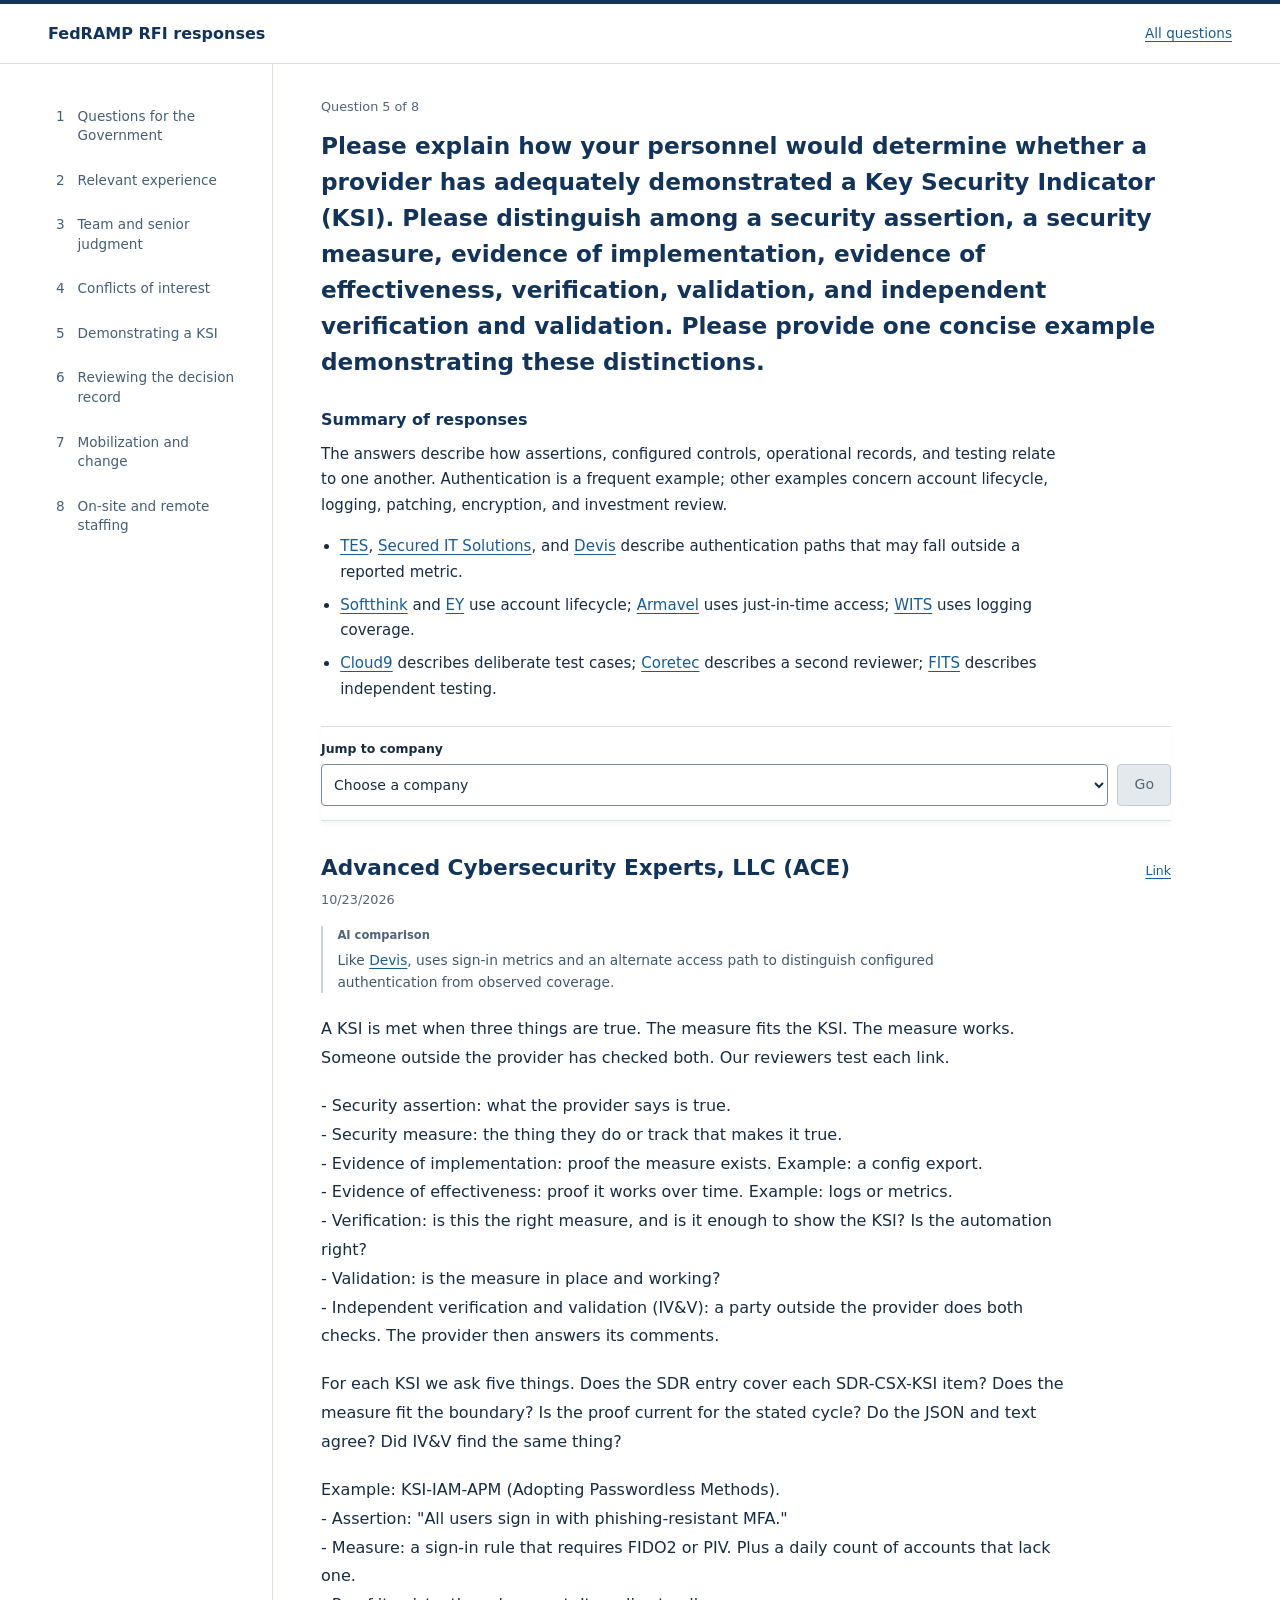
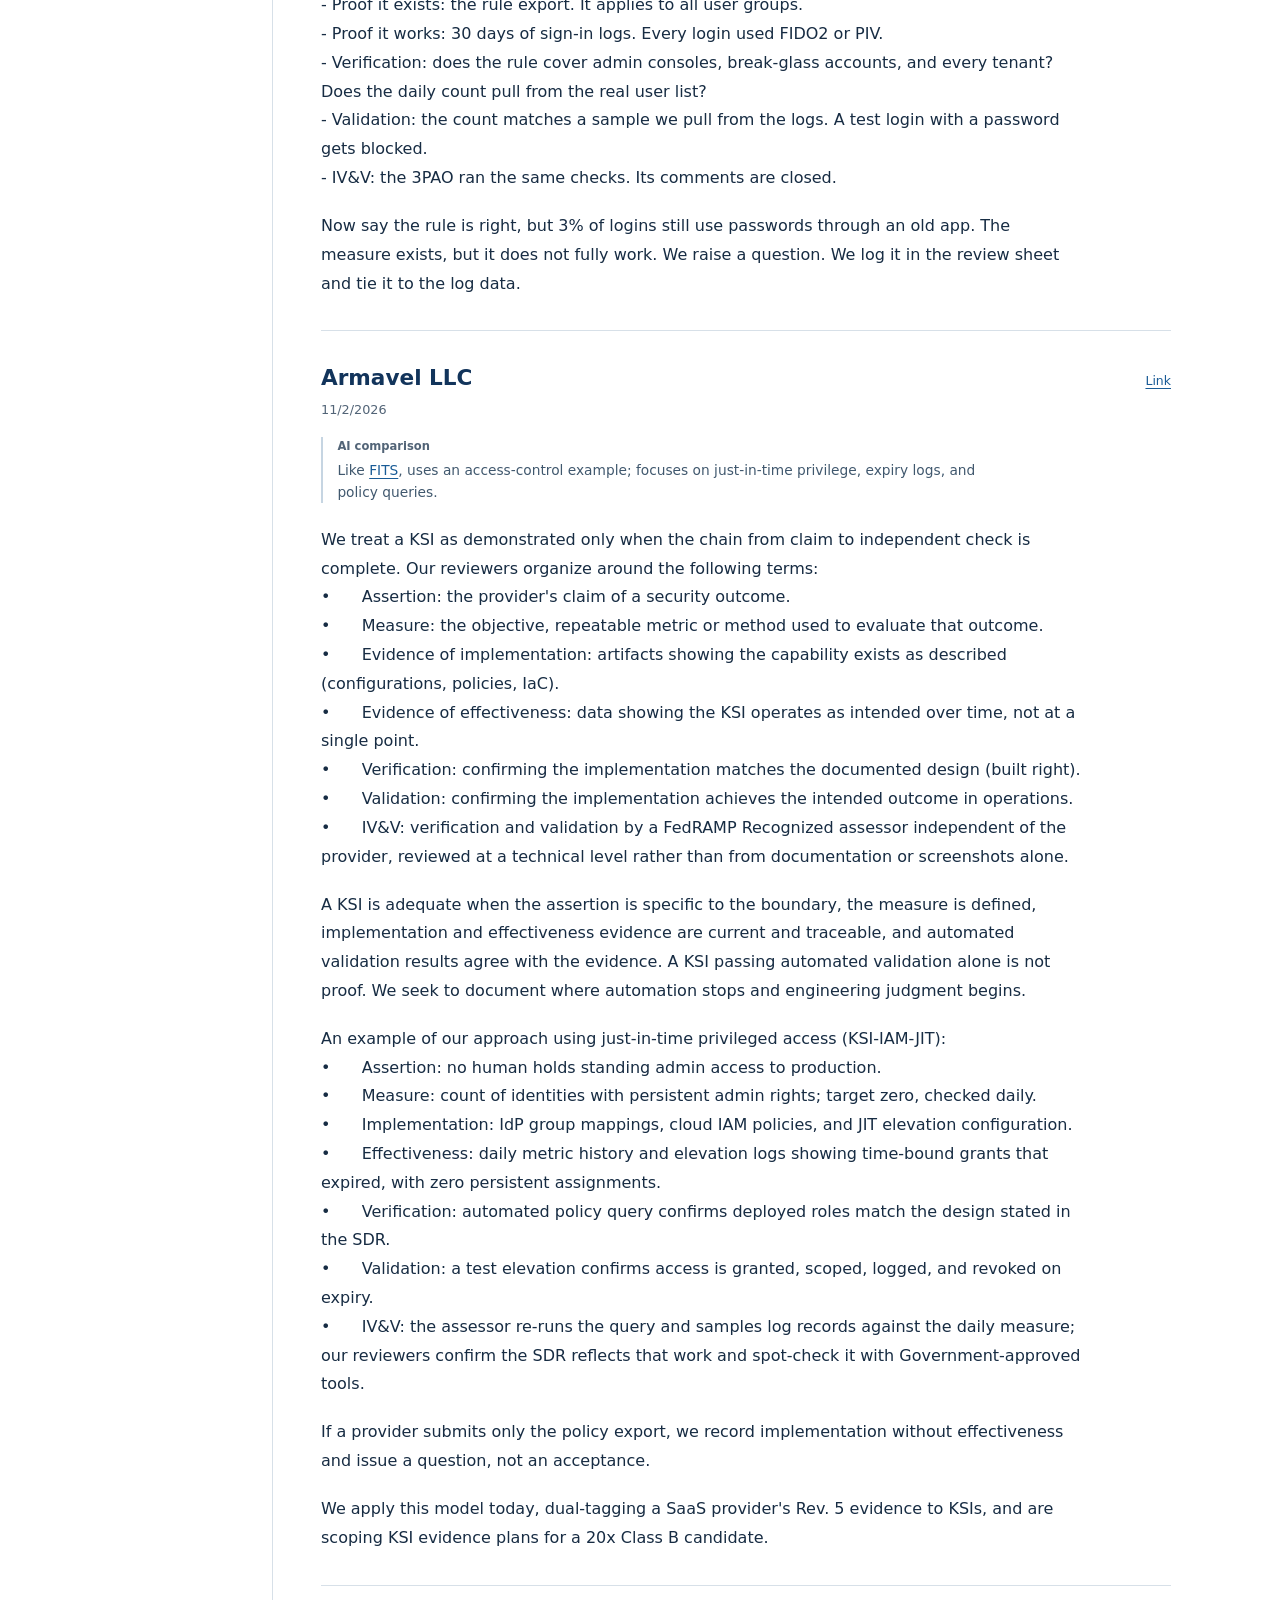
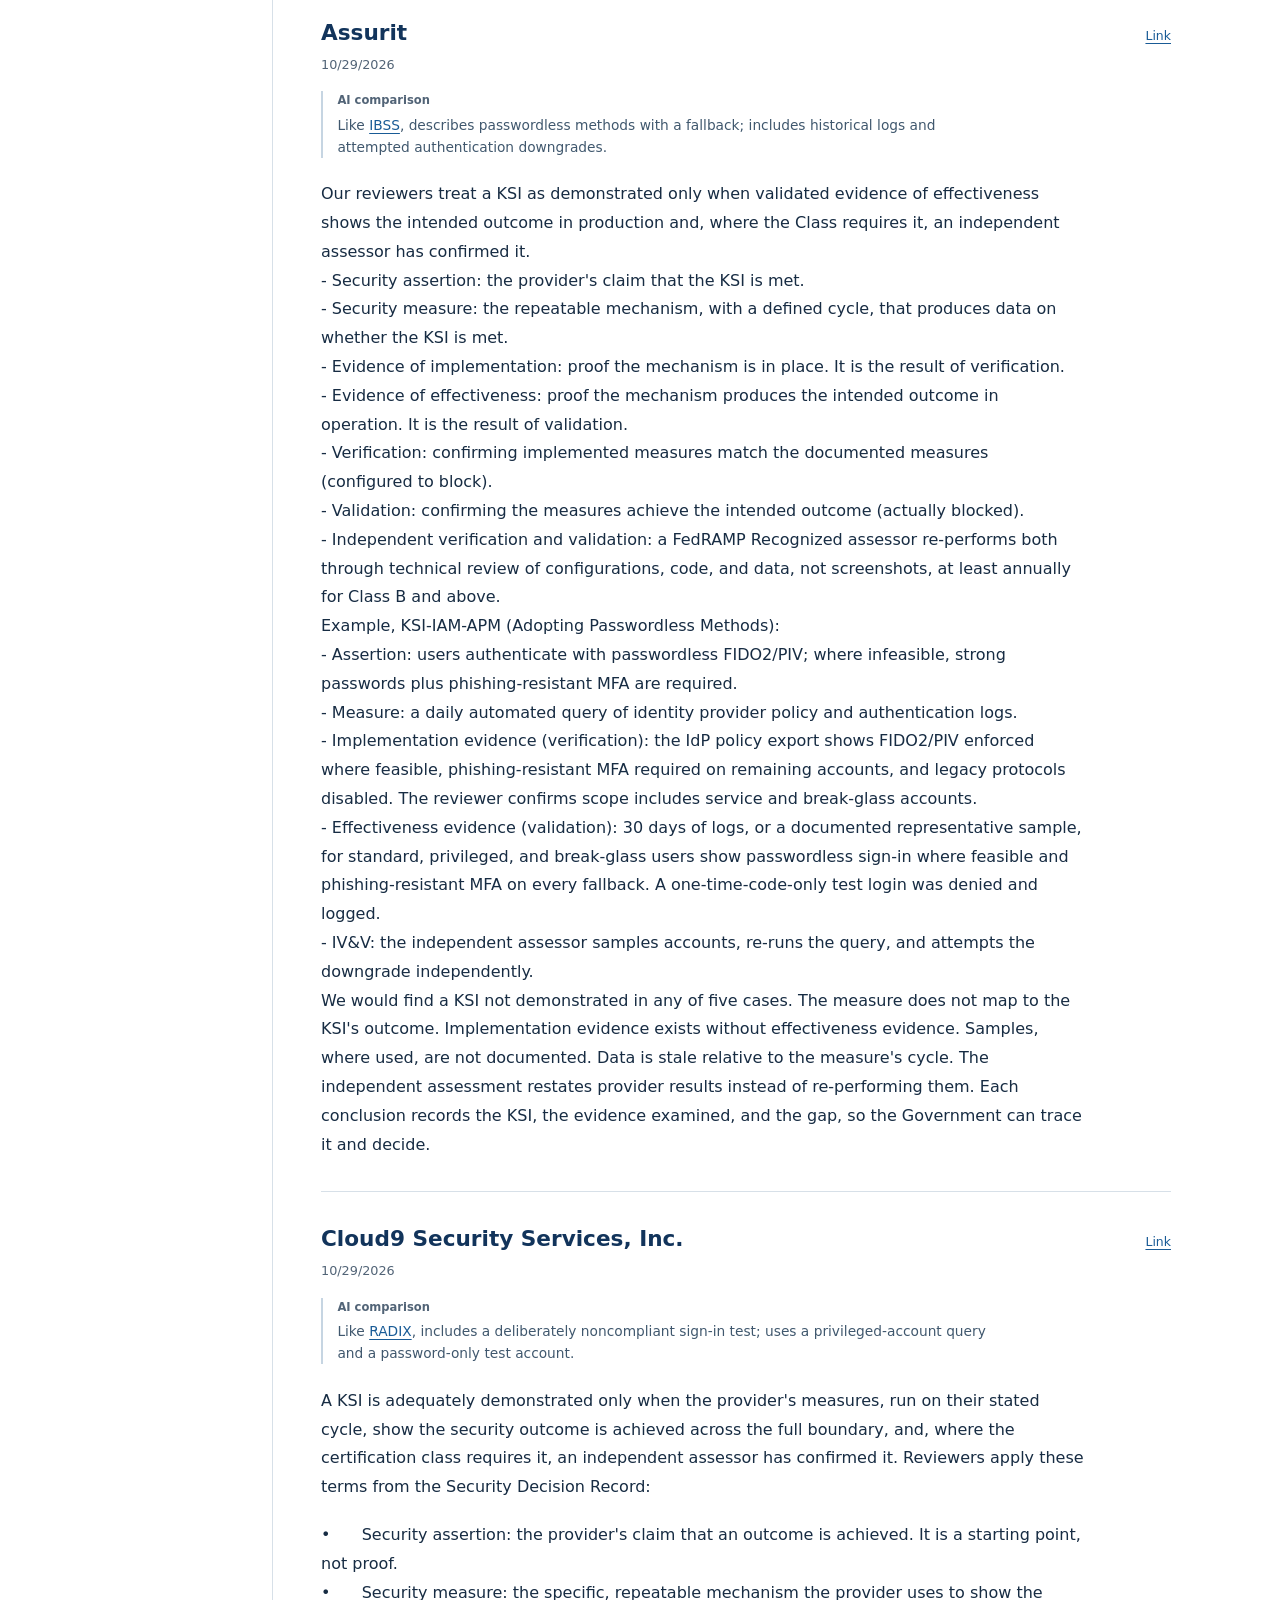
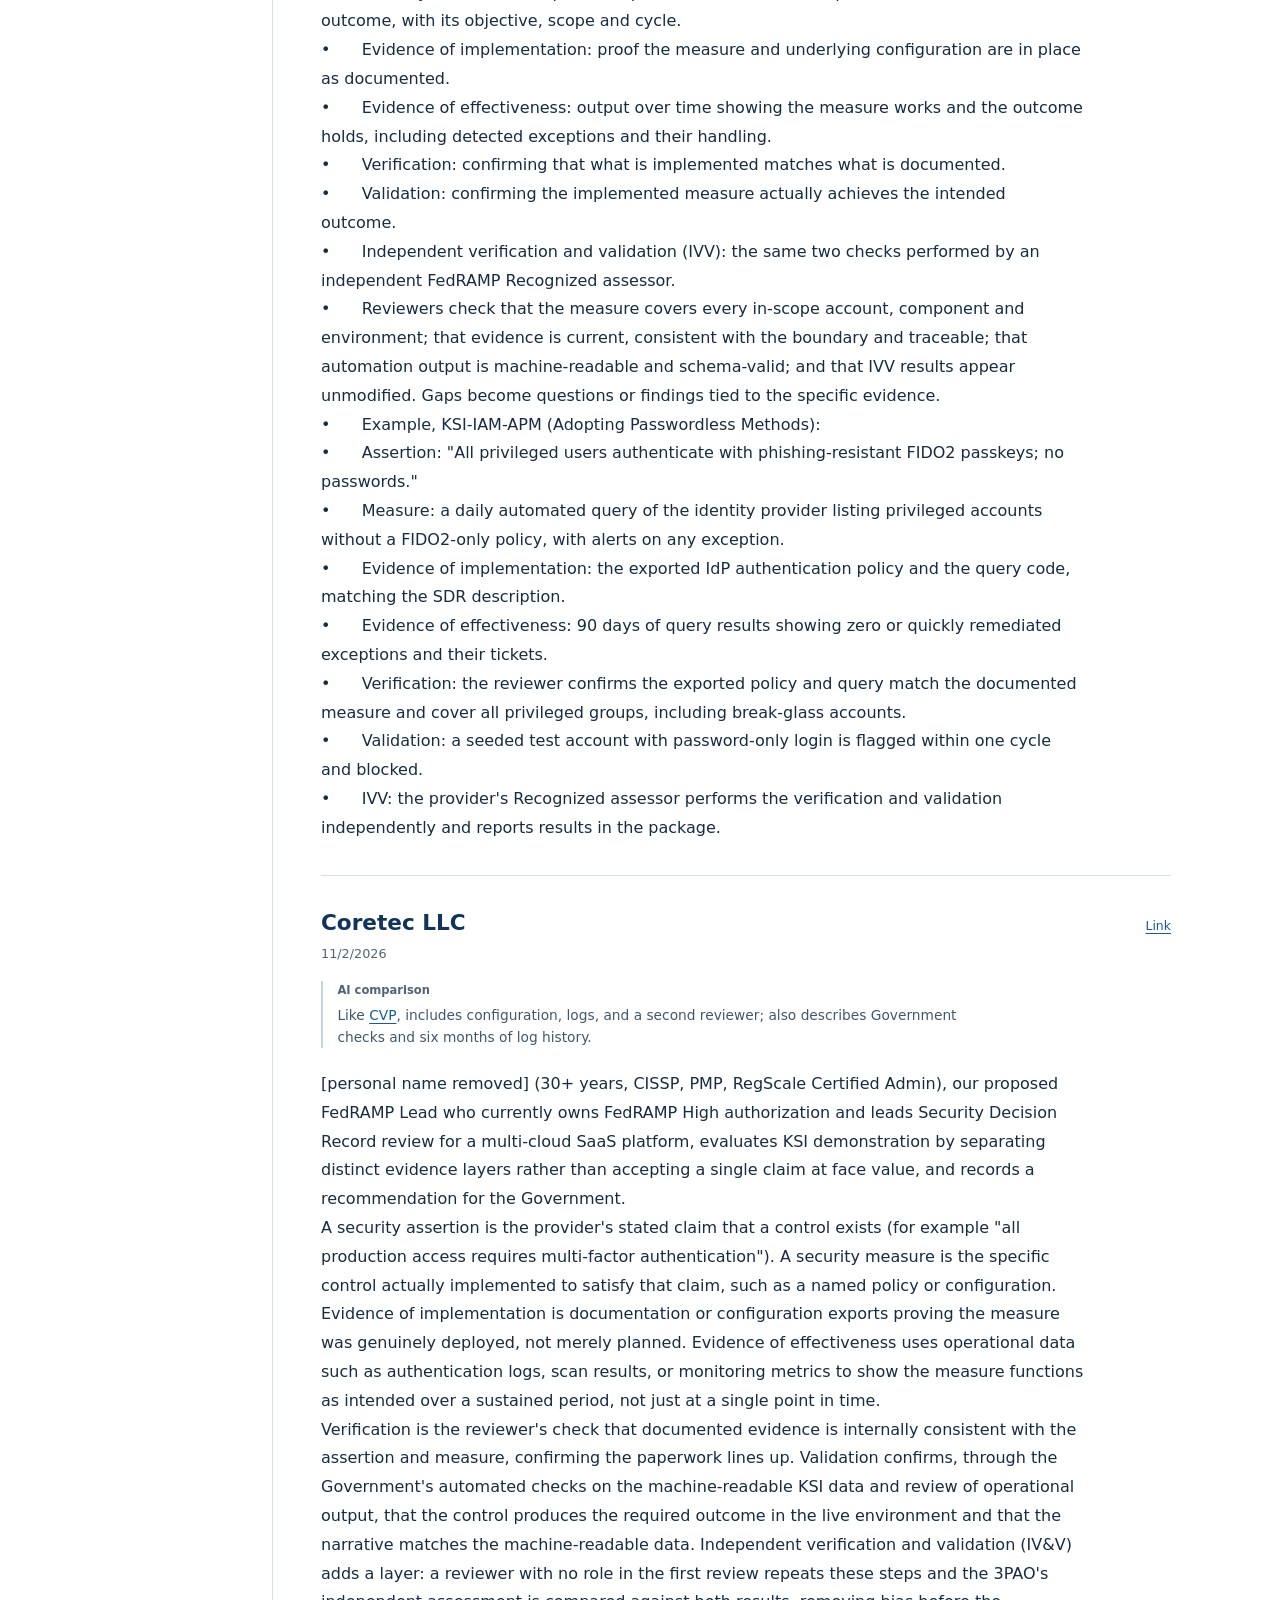
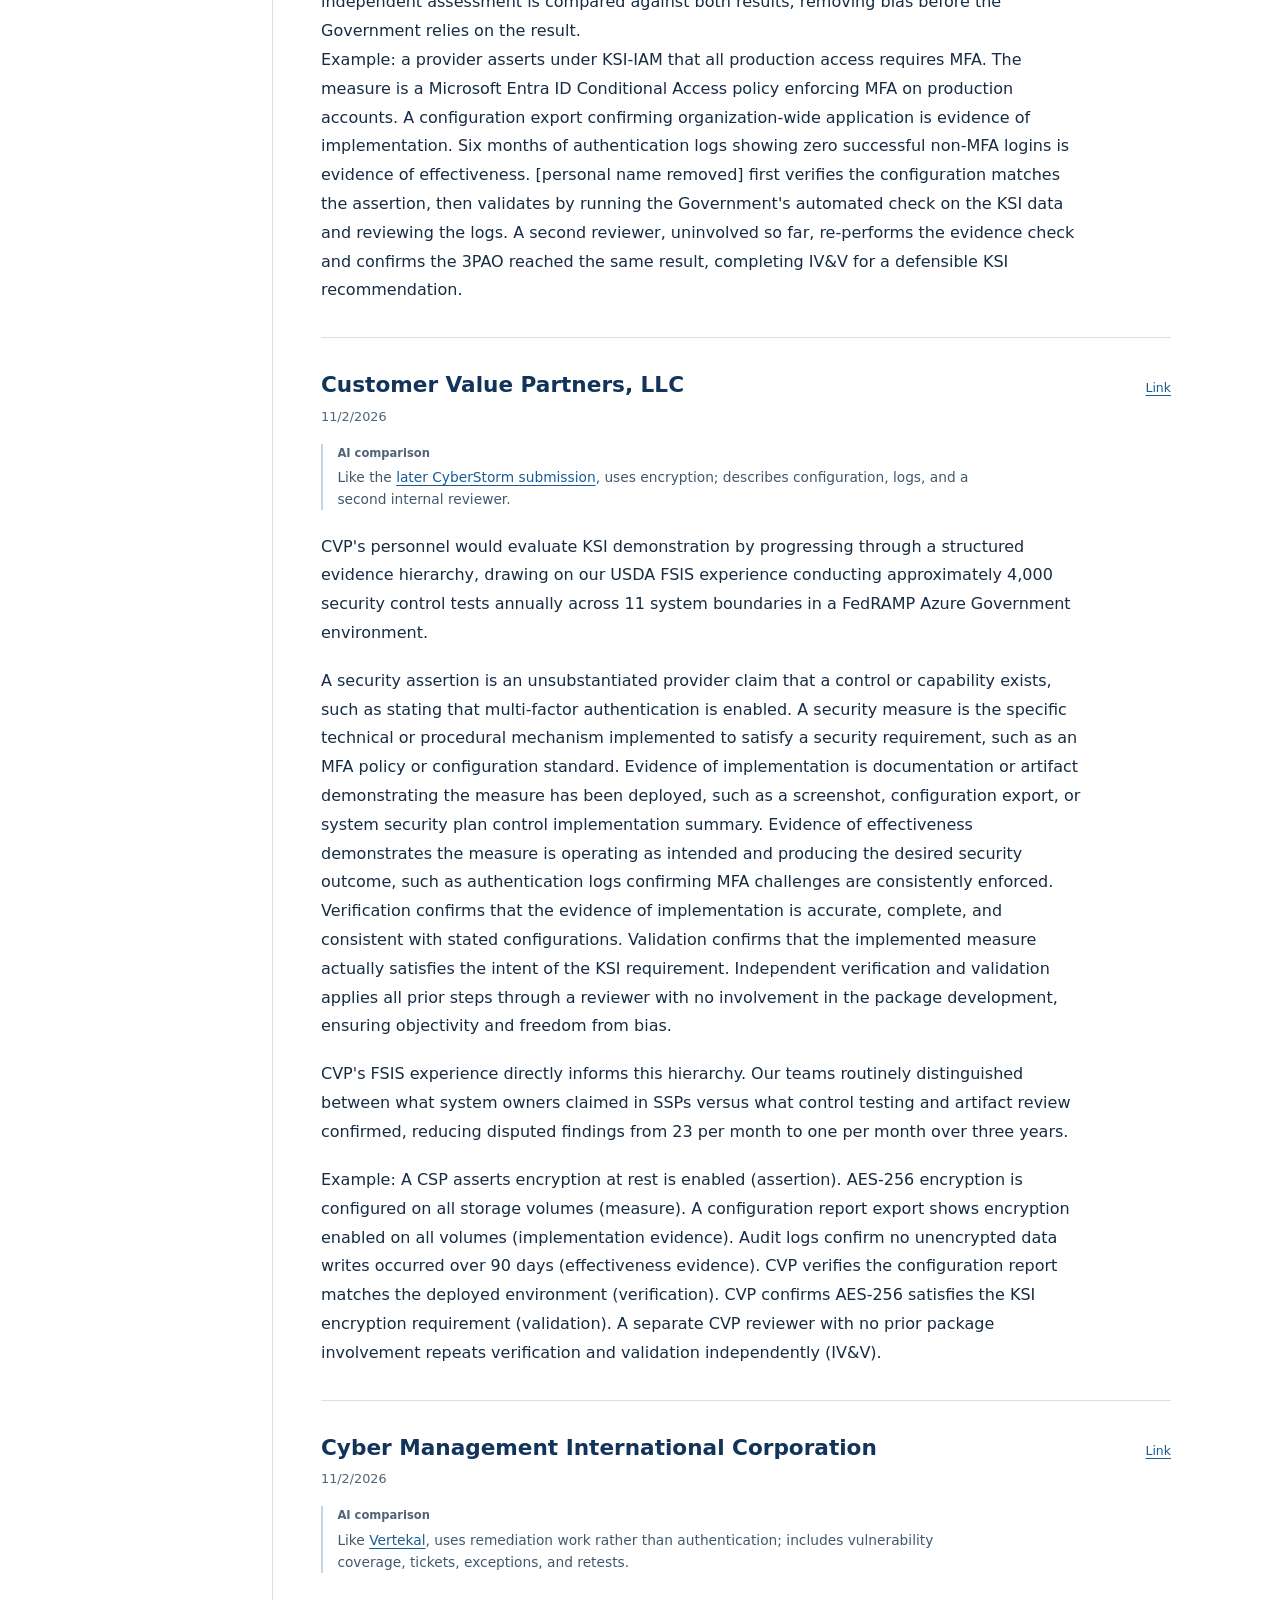
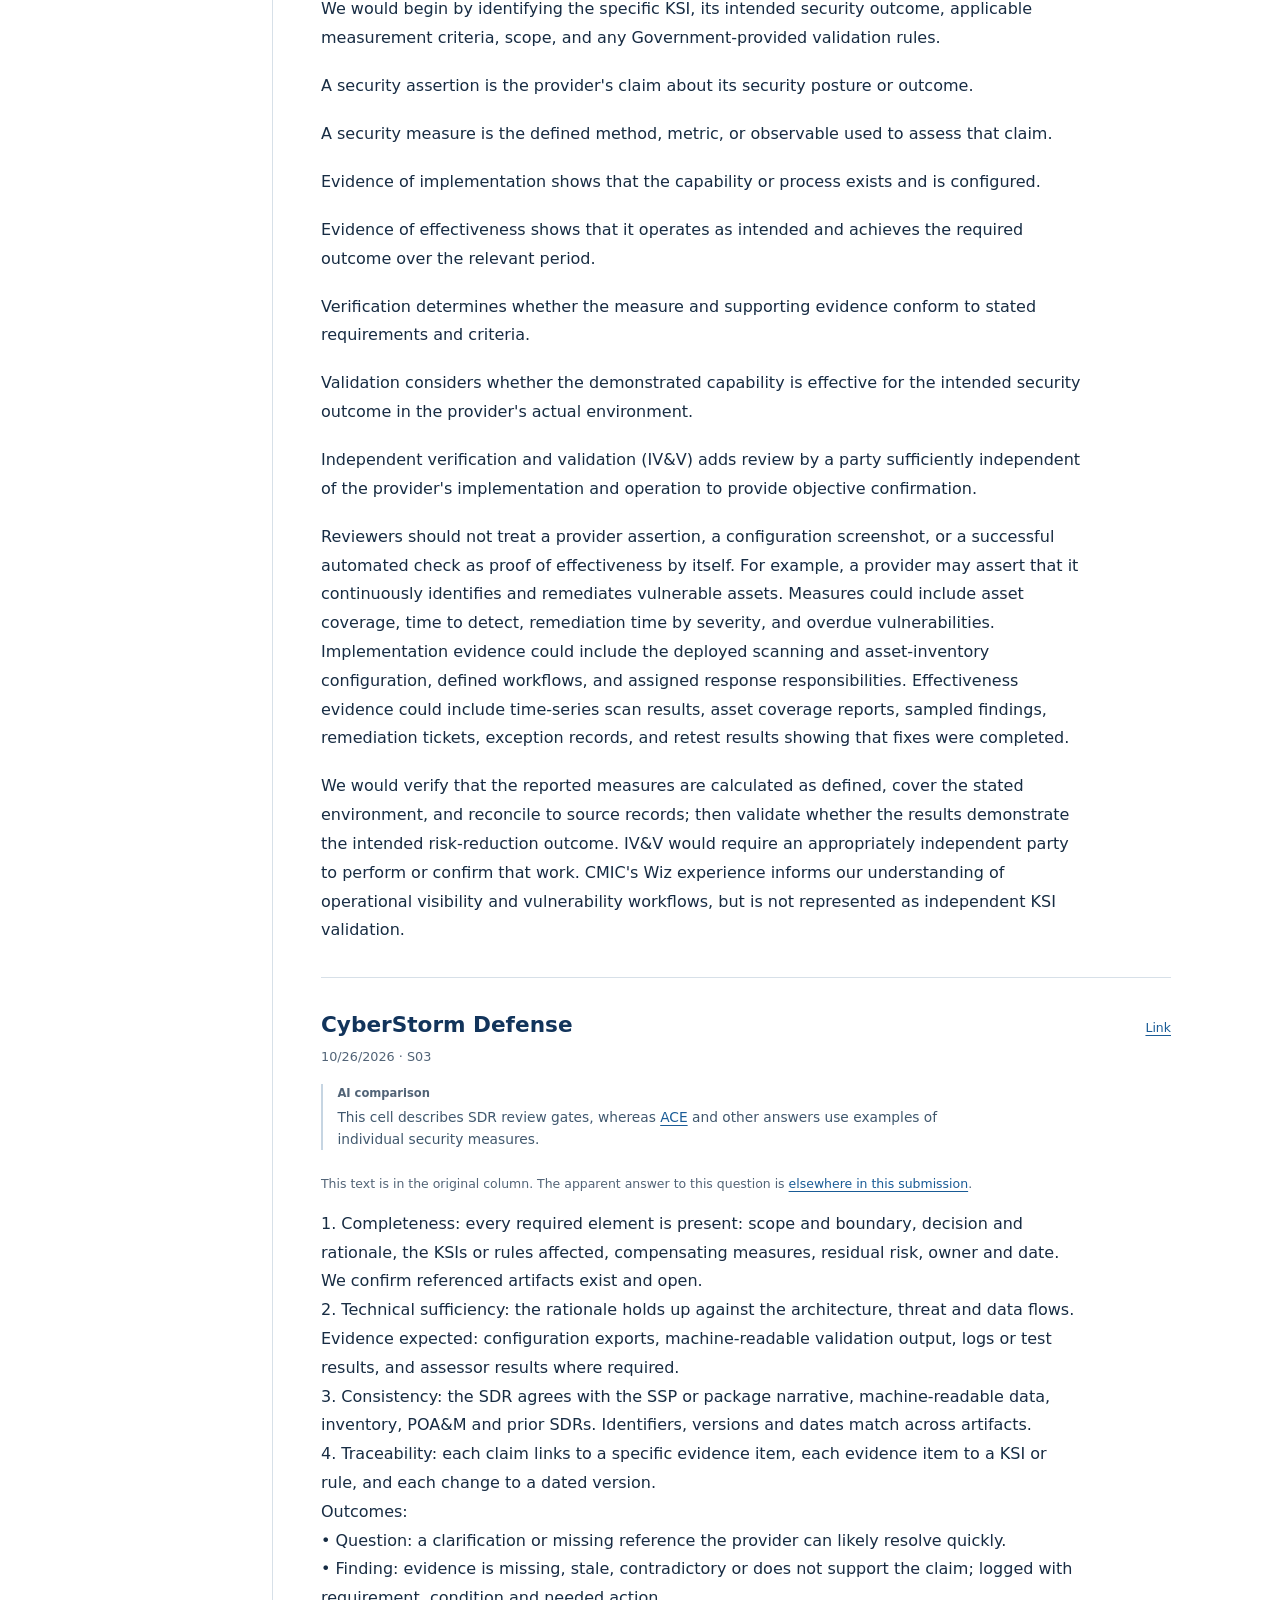
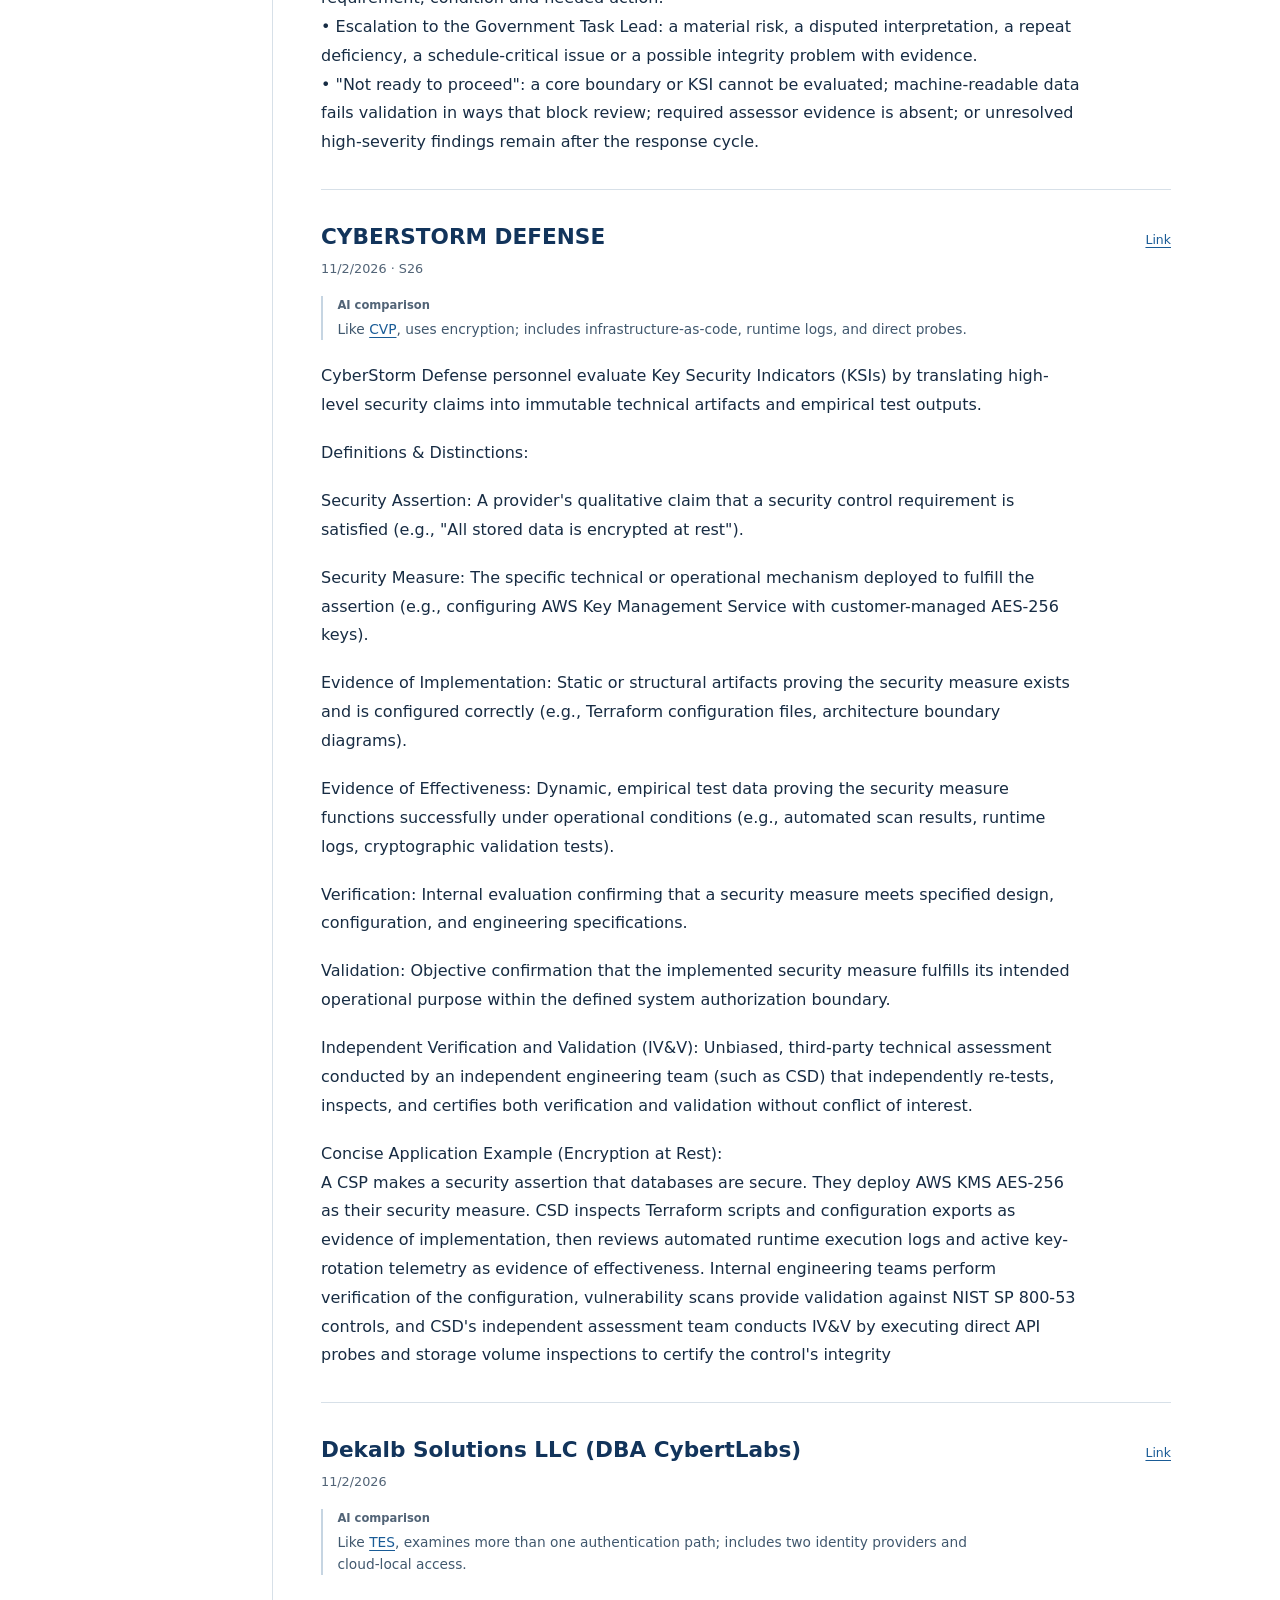
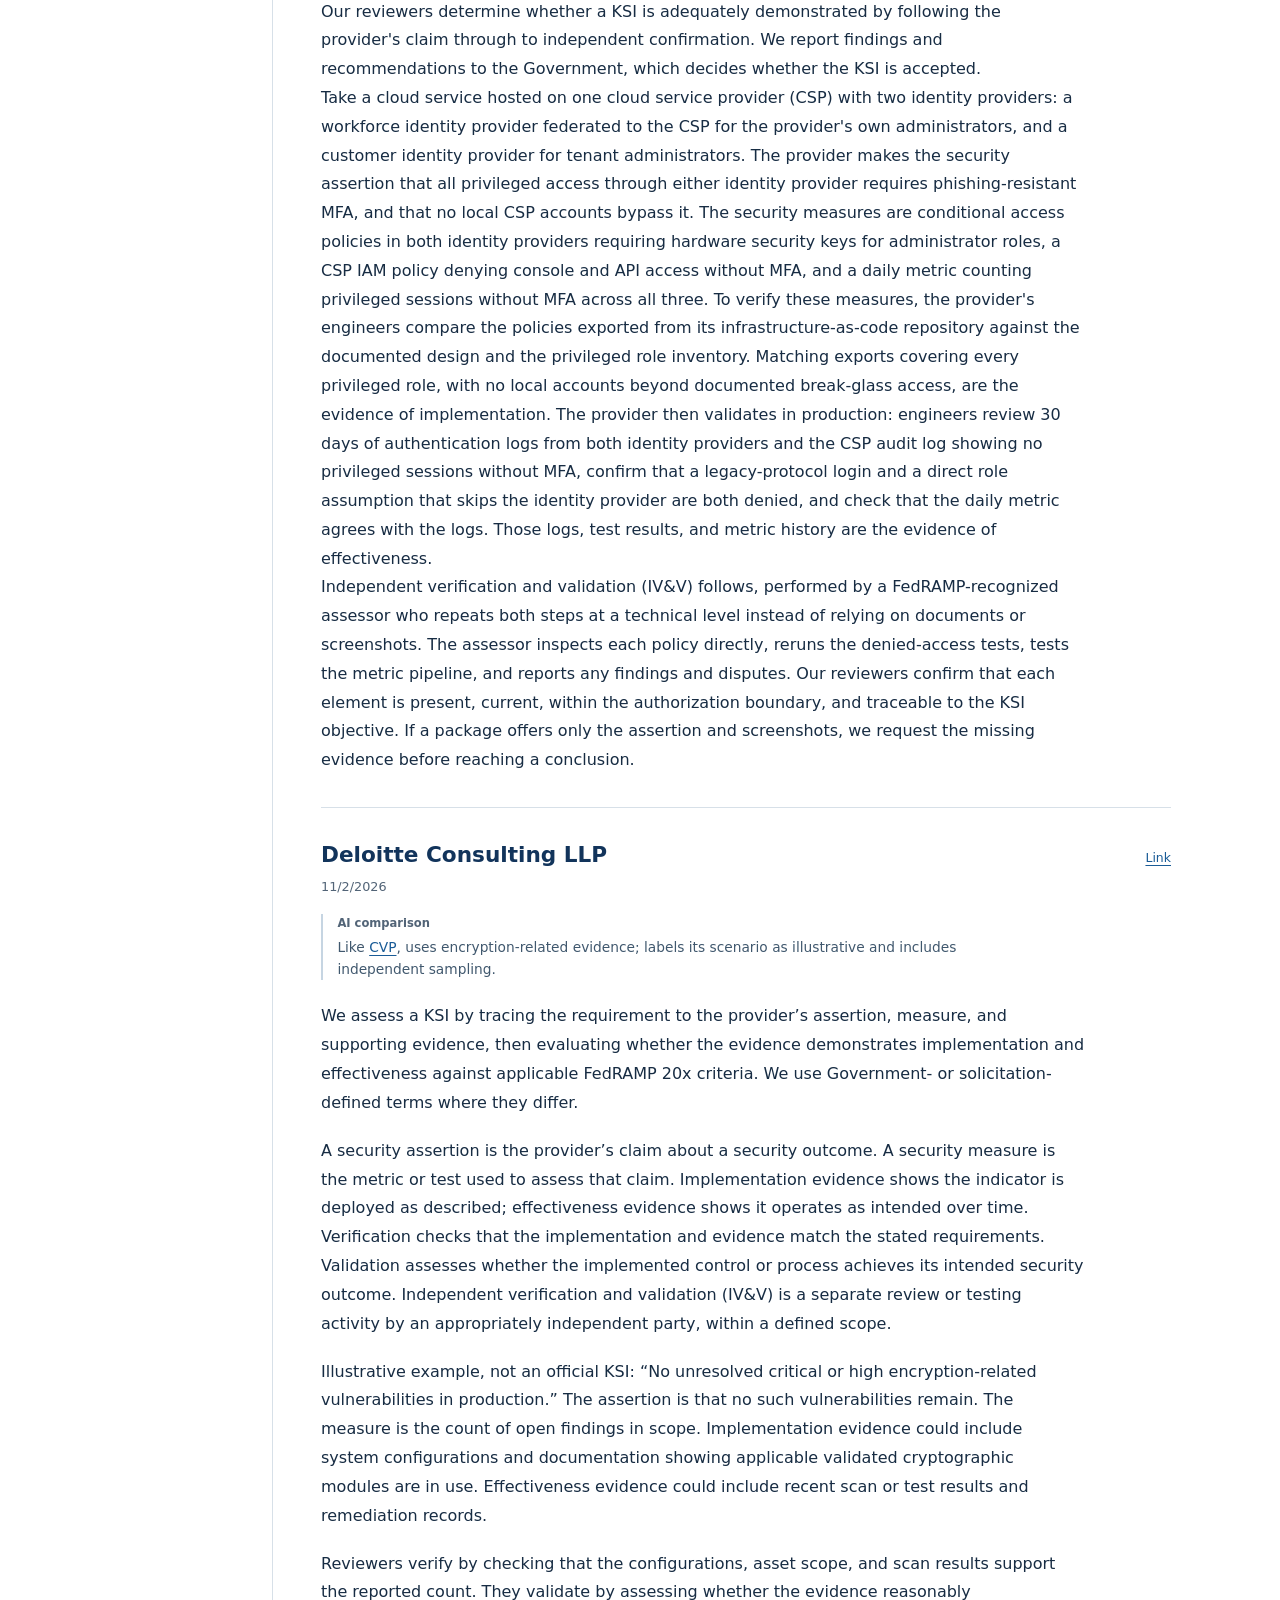
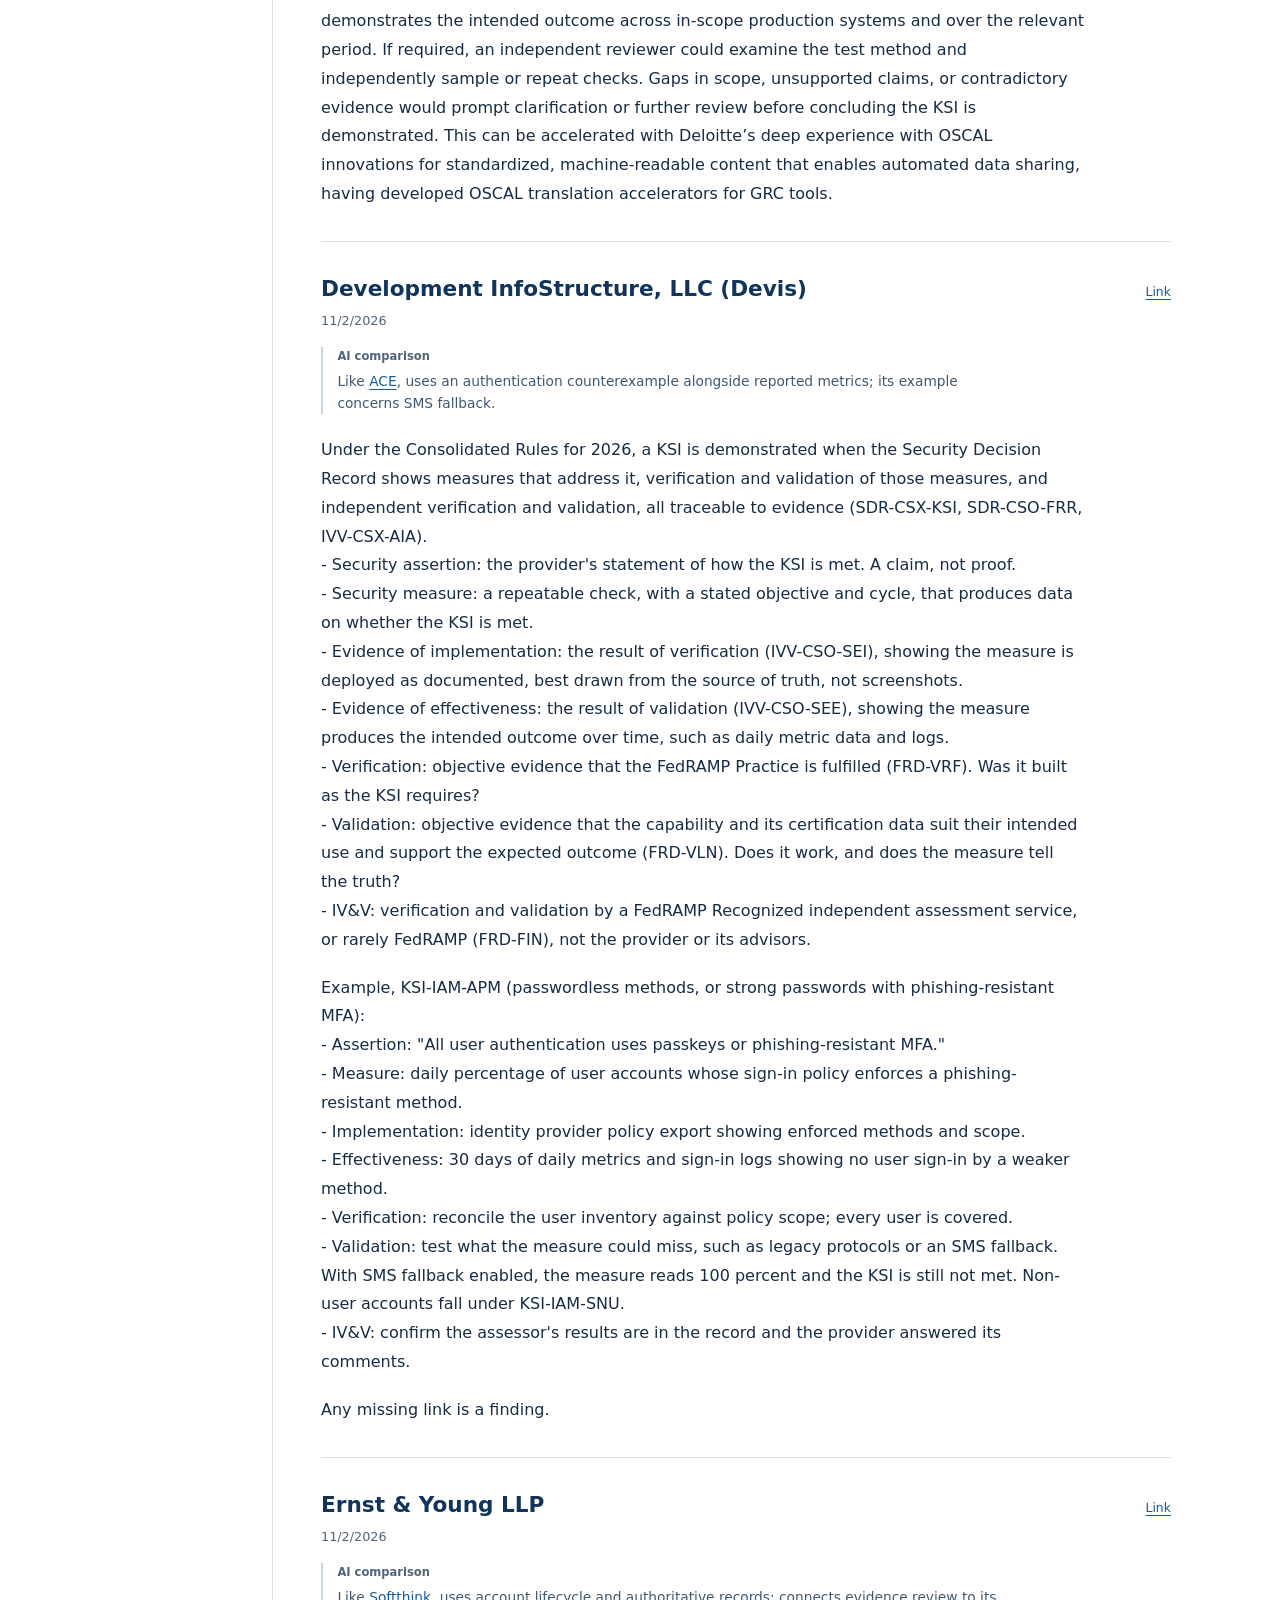
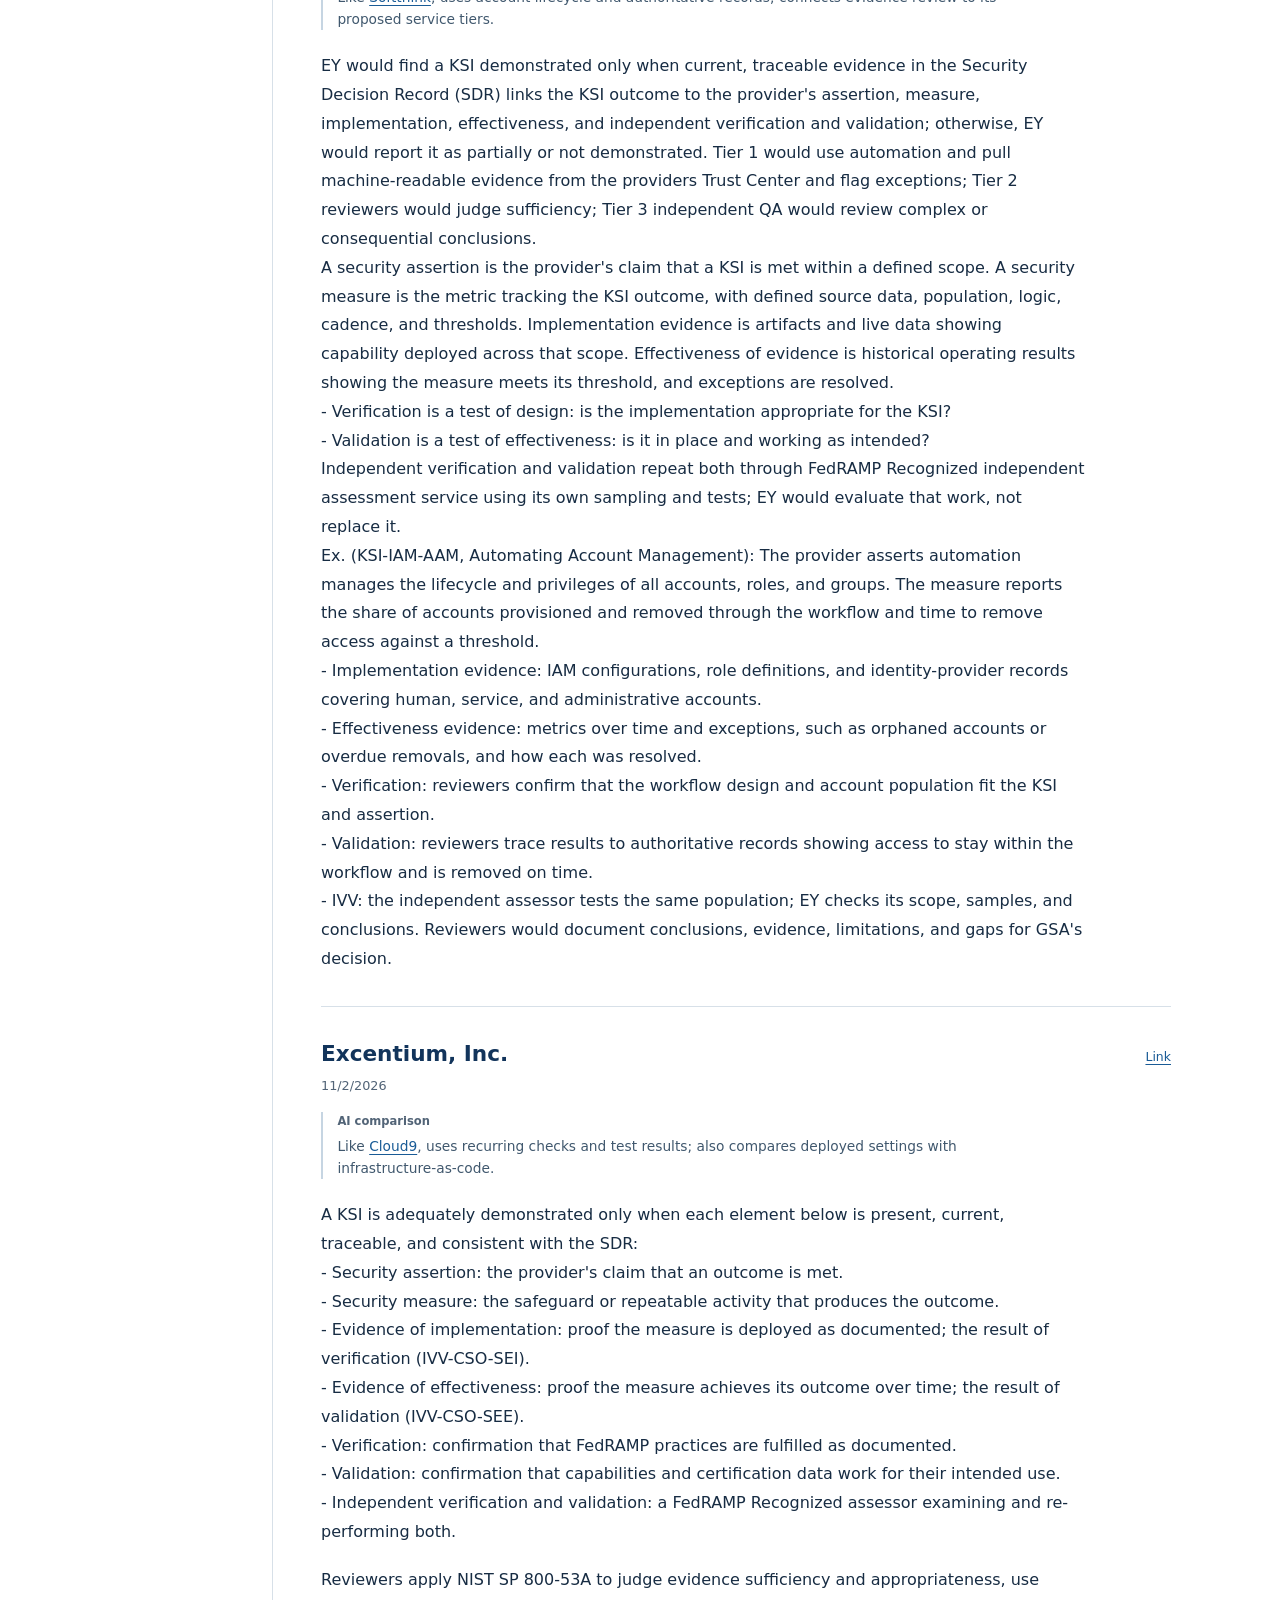
<file: questions/ksi/index.html>
<!doctype html>
<html lang="en"><head><meta charset="utf-8"/><meta name="viewport" content="width=device-width, initial-scale=1"/><link href="../../_app/immutable/entry/start.ChTZ7ZHg.js" rel="modulepreload">
		<link href="../../_app/immutable/chunks/BBToFOt5.js" rel="modulepreload">
		<link href="../../_app/immutable/chunks/lZwCdcE0.js" rel="modulepreload">
		<link href="../../_app/immutable/chunks/BUhtEjvl.js" rel="modulepreload">
		<link href="../../_app/immutable/chunks/pMj6cZWY.js" rel="modulepreload">
		<link href="../../_app/immutable/entry/app.DXxuijby.js" rel="modulepreload">
		<link href="../../_app/immutable/chunks/Bzak7iHL.js" rel="modulepreload">
		<link href="../../_app/immutable/chunks/DFgP4Mng.js" rel="modulepreload">
		<link href="../../_app/immutable/chunks/rM66yqVr.js" rel="modulepreload">
		<link href="../../_app/immutable/nodes/0.zCVsUTBA.js" rel="modulepreload">
		<link href="../../_app/immutable/chunks/C865iHQ4.js" rel="modulepreload">
		<link href="../../_app/immutable/chunks/C7-jfxR3.js" rel="modulepreload">
		<link href="../../_app/immutable/chunks/J_Hzr0xJ.js" rel="modulepreload">
		<link href="../../_app/immutable/nodes/4.Bs5RWxAL.js" rel="modulepreload">
		<!--12qhfyh--><meta name="robots" content="noindex,nofollow"/><meta name="description" content="Company responses organized by question, with brief AI summaries and comparisons."/><!----><!--1mimizi--><!----><title>Question 5: Demonstrating a KSI · FedRAMP RFI responses</title>
		<link href="../../_app/immutable/assets/0.BzYzJsf7.css" rel="stylesheet"></head><body data-sveltekit-preload-data="hover"><div style="display: contents"><!--[--><!--[0--><!--[--><a class="skip" href="#main">Skip to content</a> <header class="masthead"><a class="brand" href="../../">FedRAMP RFI responses</a><a href="../../">All questions</a></header> <div class="shell"><aside class="rail"><nav aria-label="Questions"><!--[--><a href="../../questions/pws/"><span>1</span><span>Questions for the Government</span></a><a href="../../questions/experience/"><span>2</span><span>Relevant experience</span></a><a href="../../questions/labor/"><span>3</span><span>Team and senior judgment</span></a><a href="../../questions/conflicts/"><span>4</span><span>Conflicts of interest</span></a><a href="../../questions/ksi/"><span>5</span><span>Demonstrating a KSI</span></a><a href="../../questions/sdr/"><span>6</span><span>Reviewing the decision record</span></a><a href="../../questions/readiness/"><span>7</span><span>Mobilization and change</span></a><a href="../../questions/location/"><span>8</span><span>On-site and remote staffing</span></a><!--]--></nav></aside><main id="main" tabindex="-1"><!--[--><p class="metadata">Question 5 of 8</p> <h1 class="question-text">Please explain how your personnel would determine whether a provider has adequately demonstrated a Key Security Indicator (KSI). Please distinguish among a security assertion, a security measure, evidence of implementation, evidence of effectiveness, verification, validation, and independent verification and validation. Please provide one concise example demonstrating these distinctions.</h1> <section id="synthesis" class="summary" aria-labelledby="summary-title"><h2 id="summary-title">Summary of responses</h2><p>The answers describe how assertions, configured controls, operational records, and testing relate to one another. Authentication is a frequent example; other examples concern account lifecycle, logging, patching, encryption, and investment review.</p><!--[0--><ul><!--[--><li><!--[--><!--[-1--><!--]--><!--[0--><a href="../../questions/ksi/#s09-ksi">TES</a><!--]--><!--[-1-->, <!--]--><!--[0--><a href="../../questions/ksi/#s04-ksi">Secured IT Solutions</a><!--]--><!--[-1-->, and <!--]--><!--[0--><a href="../../questions/ksi/#s34-ksi">Devis</a><!--]--><!--[-1--> describe authentication paths that may fall outside a reported metric.<!--]--><!--]--><!----></li><li><!--[--><!--[-1--><!--]--><!--[0--><a href="../../questions/ksi/#s06-ksi">Softthink</a><!--]--><!--[-1--> and <!--]--><!--[0--><a href="../../questions/ksi/#s31-ksi">EY</a><!--]--><!--[-1--> use account lifecycle; <!--]--><!--[0--><a href="../../questions/ksi/#s28-ksi">Armavel</a><!--]--><!--[-1--> uses just-in-time access; <!--]--><!--[0--><a href="../../questions/ksi/#s17-ksi">WITS</a><!--]--><!--[-1--> uses logging coverage.<!--]--><!--]--><!----></li><li><!--[--><!--[-1--><!--]--><!--[0--><a href="../../questions/ksi/#s05-ksi">Cloud9</a><!--]--><!--[-1--> describes deliberate test cases; <!--]--><!--[0--><a href="../../questions/ksi/#s11-ksi">Coretec</a><!--]--><!--[-1--> describes a second reviewer; <!--]--><!--[0--><a href="../../questions/ksi/#s14-ksi">FITS</a><!--]--><!--[-1--> describes independent testing.<!--]--><!--]--><!----></li><!--]--></ul><!--]--></section> <form class="company-jump"><label for="company">Jump to company</label><div><select id="company"><option value="" selected="">Choose a company</option><!--[--><option value="s01-ksi">Advanced Cybersecurity Experts, LLC (ACE)</option><option value="s28-ksi">Armavel LLC</option><option value="s07-ksi">Assurit</option><option value="s05-ksi">Cloud9 Security Services, Inc.</option><option value="s11-ksi">Coretec LLC</option><option value="s23-ksi">Customer Value Partners, LLC</option><option value="s32-ksi">Cyber Management International Corporation</option><option value="s03-ksi">CyberStorm Defense — 10/26/2026 · S03</option><option value="s26-ksi">CYBERSTORM DEFENSE — 11/2/2026 · S26</option><option value="s19-ksi">Dekalb Solutions LLC (DBA CybertLabs)</option><option value="s30-ksi">Deloitte Consulting LLP</option><option value="s34-ksi">Development InfoStructure, LLC (Devis)</option><option value="s31-ksi">Ernst &amp; Young LLP</option><option value="s16-ksi">Excentium, Inc.</option><option value="s14-ksi">First Information Technology Services</option><option value="s20-ksi">Graham Technologies, LLC</option><option value="s29-ksi">Guidehouse Inc.</option><option value="s22-ksi">International Business Sales And Services Corp (IBSS Corp)</option><option value="s08-ksi">Kapoor IT Consulting LLC (KITC)</option><option value="s27-ksi">LDR Security Solutions, LLC</option><option value="s02-ksi">Life Cycle Engineering, Inc.</option><option value="s12-ksi">Longevity Consulting</option><option value="s18-ksi">Navira Federal</option><option value="s13-ksi">Noblis, Inc.</option><option value="s35-ksi">Obsidian Global, LLC</option><option value="s24-ksi">Paragon Technology Group, Inc.</option><option value="s15-ksi">Prudent Technology LLC</option><option value="s25-ksi">Quzara LLC</option><option value="s21-ksi">RADIX International Consulting LLC</option><option value="s04-ksi">Secured IT Solutions</option><option value="s06-ksi">Softthink Solutions Inc</option><option value="s33-ksi">Stondoh Secure Digital Solutions</option><option value="s09-ksi">The Enterprise Security Consultants, LLC (dba TES Consultants)</option><option value="s10-ksi">Vertekal LLC</option><option value="s17-ksi">Wits Solutions Inc</option><!--]--></select><button type="submit" disabled="">Go</button></div></form> <noscript><nav class="company-list" aria-label="Companies"><!--[--><a href="#s01-ksi">Advanced Cybersecurity Experts, LLC (ACE)</a><a href="#s28-ksi">Armavel LLC</a><a href="#s07-ksi">Assurit</a><a href="#s05-ksi">Cloud9 Security Services, Inc.</a><a href="#s11-ksi">Coretec LLC</a><a href="#s23-ksi">Customer Value Partners, LLC</a><a href="#s32-ksi">Cyber Management International Corporation</a><a href="#s03-ksi">CyberStorm Defense (10/26/2026, S03)</a><a href="#s26-ksi">CYBERSTORM DEFENSE (11/2/2026, S26)</a><a href="#s19-ksi">Dekalb Solutions LLC (DBA CybertLabs)</a><a href="#s30-ksi">Deloitte Consulting LLP</a><a href="#s34-ksi">Development InfoStructure, LLC (Devis)</a><a href="#s31-ksi">Ernst &amp; Young LLP</a><a href="#s16-ksi">Excentium, Inc.</a><a href="#s14-ksi">First Information Technology Services</a><a href="#s20-ksi">Graham Technologies, LLC</a><a href="#s29-ksi">Guidehouse Inc.</a><a href="#s22-ksi">International Business Sales And Services Corp (IBSS Corp)</a><a href="#s08-ksi">Kapoor IT Consulting LLC (KITC)</a><a href="#s27-ksi">LDR Security Solutions, LLC</a><a href="#s02-ksi">Life Cycle Engineering, Inc.</a><a href="#s12-ksi">Longevity Consulting</a><a href="#s18-ksi">Navira Federal</a><a href="#s13-ksi">Noblis, Inc.</a><a href="#s35-ksi">Obsidian Global, LLC</a><a href="#s24-ksi">Paragon Technology Group, Inc.</a><a href="#s15-ksi">Prudent Technology LLC</a><a href="#s25-ksi">Quzara LLC</a><a href="#s21-ksi">RADIX International Consulting LLC</a><a href="#s04-ksi">Secured IT Solutions</a><a href="#s06-ksi">Softthink Solutions Inc</a><a href="#s33-ksi">Stondoh Secure Digital Solutions</a><a href="#s09-ksi">The Enterprise Security Consultants, LLC (dba TES Consultants)</a><a href="#s10-ksi">Vertekal LLC</a><a href="#s17-ksi">Wits Solutions Inc</a><!--]--></nav></noscript> <section id="answers" aria-label="Company responses"><!--[--><article class="answer" id="s01-ksi" tabindex="-1"><div class="answer-heading"><h2>Advanced Cybersecurity Experts, LLC (ACE)</h2><a class="permalink" href="../../questions/ksi/#s01-ksi" aria-label="Link to Advanced Cybersecurity Experts, LLC (ACE) submission s01">Link</a></div><p class="metadata">10/23/2026</p><p class="comparison"><span class="comparison-label">AI comparison</span><!--[--><!--[-1-->Like <!--]--><!--[0--><a href="../../questions/ksi/#s34-ksi">Devis</a><!--]--><!--[-1-->, uses sign-in metrics and an alternate access path to distinguish configured authentication from observed coverage.<!--]--><!--]--><!----></p> <!--[-1--><!--]--> <!--[-1--><!--]--> <div class="source-body" id="s01-ksi-source"><!--[--><p class="source-paragraph" id="s01-ksi-p1"><!--[--><!--[-1-->A KSI is met when three things are true. The measure fits the KSI. The measure works. Someone outside the provider has checked both. Our reviewers test each link.<!--]--><!--]--><!----></p><p class="source-paragraph" id="s01-ksi-p2"><!--[--><!--[-1-->- Security assertion: what the provider says is true.
- Security measure: the thing they do or track that makes it true.
- Evidence of implementation: proof the measure exists. Example: a config export.
- Evidence of effectiveness: proof it works over time. Example: logs or metrics.
- Verification: is this the right measure, and is it enough to show the KSI? Is the automation right?
- Validation: is the measure in place and working?
- Independent verification and validation (IV&amp;V): a party outside the provider does both checks. The provider then answers its comments.<!--]--><!--]--><!----></p><p class="source-paragraph" id="s01-ksi-p3"><!--[--><!--[-1-->For each KSI we ask five things. Does the SDR entry cover each SDR-CSX-KSI item? Does the measure fit the boundary? Is the proof current for the stated cycle? Do the JSON and text agree? Did IV&amp;V find the same thing?<!--]--><!--]--><!----></p><p class="source-paragraph" id="s01-ksi-p4"><!--[--><!--[-1-->Example: KSI-IAM-APM (Adopting Passwordless Methods).
- Assertion: "All users sign in with phishing-resistant MFA."
- Measure: a sign-in rule that requires FIDO2 or PIV. Plus a daily count of accounts that lack one.
- Proof it exists: the rule export. It applies to all user groups.
- Proof it works: 30 days of sign-in logs. Every login used FIDO2 or PIV.
- Verification: does the rule cover admin consoles, break-glass accounts, and every tenant? Does the daily count pull from the real user list?
- Validation: the count matches a sample we pull from the logs. A test login with a password gets blocked.
- IV&amp;V: the 3PAO ran the same checks. Its comments are closed.<!--]--><!--]--><!----></p><p class="source-paragraph" id="s01-ksi-p5"><!--[--><!--[-1-->Now say the rule is right, but 3% of logins still use passwords through an old app. The measure exists, but it does not fully work. We raise a question. We log it in the review sheet and tie it to the log data.<!--]--><!--]--><!----></p><!--]--></div></article><article class="answer" id="s28-ksi" tabindex="-1"><div class="answer-heading"><h2>Armavel LLC</h2><a class="permalink" href="../../questions/ksi/#s28-ksi" aria-label="Link to Armavel LLC submission s28">Link</a></div><p class="metadata">11/2/2026</p><p class="comparison"><span class="comparison-label">AI comparison</span><!--[--><!--[-1-->Like <!--]--><!--[0--><a href="../../questions/ksi/#s14-ksi">FITS</a><!--]--><!--[-1-->, uses an access-control example; focuses on just-in-time privilege, expiry logs, and policy queries.<!--]--><!--]--><!----></p> <!--[-1--><!--]--> <!--[-1--><!--]--> <div class="source-body" id="s28-ksi-source"><!--[--><p class="source-paragraph" id="s28-ksi-p1"><!--[--><!--[-1-->We treat a KSI as demonstrated only when the chain from claim to independent check is complete. Our reviewers organize around the following terms:
•	Assertion: the provider's claim of a security outcome.
•	Measure: the objective, repeatable metric or method used to evaluate that outcome.
•	Evidence of implementation: artifacts showing the capability exists as described (configurations, policies, IaC).
•	Evidence of effectiveness: data showing the KSI operates as intended over time, not at a single point.
•	Verification: confirming the implementation matches the documented design (built right).
•	Validation: confirming the implementation achieves the intended outcome in operations.
•	IV&amp;V: verification and validation by a FedRAMP Recognized assessor independent of the provider, reviewed at a technical level rather than from documentation or screenshots alone.<!--]--><!--]--><!----></p><p class="source-paragraph" id="s28-ksi-p2"><!--[--><!--[-1-->A KSI is adequate when the assertion is specific to the boundary, the measure is defined, implementation and effectiveness evidence are current and traceable, and automated validation results agree with the evidence. A KSI passing automated validation alone is not proof. We seek to document where automation stops and engineering judgment begins.<!--]--><!--]--><!----></p><p class="source-paragraph" id="s28-ksi-p3"><!--[--><!--[-1-->An example of our approach using just-in-time privileged access (KSI-IAM-JIT):
•	Assertion: no human holds standing admin access to production.
•	Measure: count of identities with persistent admin rights; target zero, checked daily.
•	Implementation: IdP group mappings, cloud IAM policies, and JIT elevation configuration.
•	Effectiveness: daily metric history and elevation logs showing time-bound grants that expired, with zero persistent assignments.
•	Verification: automated policy query confirms deployed roles match the design stated in the SDR.
•	Validation: a test elevation confirms access is granted, scoped, logged, and revoked on expiry.
•	IV&amp;V: the assessor re-runs the query and samples log records against the daily measure; our reviewers confirm the SDR reflects that work and spot-check it with Government-approved tools.<!--]--><!--]--><!----></p><p class="source-paragraph" id="s28-ksi-p4"><!--[--><!--[-1-->If a provider submits only the policy export, we record implementation without effectiveness and issue a question, not an acceptance.<!--]--><!--]--><!----></p><p class="source-paragraph" id="s28-ksi-p5"><!--[--><!--[-1-->We apply this model today, dual-tagging a SaaS provider's Rev. 5 evidence to KSIs, and are scoping KSI evidence plans for a 20x Class B candidate.<!--]--><!--]--><!----></p><!--]--></div></article><article class="answer" id="s07-ksi" tabindex="-1"><div class="answer-heading"><h2>Assurit</h2><a class="permalink" href="../../questions/ksi/#s07-ksi" aria-label="Link to Assurit submission s07">Link</a></div><p class="metadata">10/29/2026</p><p class="comparison"><span class="comparison-label">AI comparison</span><!--[--><!--[-1-->Like <!--]--><!--[0--><a href="../../questions/ksi/#s22-ksi">IBSS</a><!--]--><!--[-1-->, describes passwordless methods with a fallback; includes historical logs and attempted authentication downgrades.<!--]--><!--]--><!----></p> <!--[-1--><!--]--> <!--[-1--><!--]--> <div class="source-body" id="s07-ksi-source"><!--[--><p class="source-paragraph" id="s07-ksi-p1"><!--[--><!--[-1-->Our reviewers treat a KSI as demonstrated only when validated evidence of effectiveness shows the intended outcome in production and, where the Class requires it, an independent assessor has confirmed it.
- Security assertion: the provider's claim that the KSI is met.
- Security measure: the repeatable mechanism, with a defined cycle, that produces data on whether the KSI is met.
- Evidence of implementation: proof the mechanism is in place. It is the result of verification.
- Evidence of effectiveness: proof the mechanism produces the intended outcome in operation. It is the result of validation.
- Verification: confirming implemented measures match the documented measures (configured to block).
- Validation: confirming the measures achieve the intended outcome (actually blocked).
- Independent verification and validation: a FedRAMP Recognized assessor re-performs both through technical review of configurations, code, and data, not screenshots, at least annually for Class B and above.
Example, KSI-IAM-APM (Adopting Passwordless Methods):
- Assertion: users authenticate with passwordless FIDO2/PIV; where infeasible, strong passwords plus phishing-resistant MFA are required.
- Measure: a daily automated query of identity provider policy and authentication logs.
- Implementation evidence (verification): the IdP policy export shows FIDO2/PIV enforced where feasible, phishing-resistant MFA required on remaining accounts, and legacy protocols disabled. The reviewer confirms scope includes service and break-glass accounts.
- Effectiveness evidence (validation): 30 days of logs, or a documented representative sample, for standard, privileged, and break-glass users show passwordless sign-in where feasible and phishing-resistant MFA on every fallback. A one-time-code-only test login was denied and logged.
- IV&amp;V: the independent assessor samples accounts, re-runs the query, and attempts the downgrade independently.
We would find a KSI not demonstrated in any of five cases. The measure does not map to the KSI's outcome. Implementation evidence exists without effectiveness evidence. Samples, where used, are not documented. Data is stale relative to the measure's cycle. The independent assessment restates provider results instead of re-performing them. Each conclusion records the KSI, the evidence examined, and the gap, so the Government can trace it and decide.<!--]--><!--]--><!----></p><!--]--></div></article><article class="answer" id="s05-ksi" tabindex="-1"><div class="answer-heading"><h2>Cloud9 Security Services, Inc.</h2><a class="permalink" href="../../questions/ksi/#s05-ksi" aria-label="Link to Cloud9 Security Services, Inc. submission s05">Link</a></div><p class="metadata">10/29/2026</p><p class="comparison"><span class="comparison-label">AI comparison</span><!--[--><!--[-1-->Like <!--]--><!--[0--><a href="../../questions/ksi/#s21-ksi">RADIX</a><!--]--><!--[-1-->, includes a deliberately noncompliant sign-in test; uses a privileged-account query and a password-only test account.<!--]--><!--]--><!----></p> <!--[-1--><!--]--> <!--[-1--><!--]--> <div class="source-body" id="s05-ksi-source"><!--[--><p class="source-paragraph" id="s05-ksi-p1"><!--[--><!--[-1-->A KSI is adequately demonstrated only when the provider's measures, run on their stated cycle, show the security outcome is achieved across the full boundary, and, where the certification class requires it, an independent assessor has confirmed it. Reviewers apply these terms from the Security Decision Record:<!--]--><!--]--><!----></p><p class="source-paragraph" id="s05-ksi-p2"><!--[--><!--[-1-->•	Security assertion: the provider's claim that an outcome is achieved. It is a starting point, not proof.
•	Security measure: the specific, repeatable mechanism the provider uses to show the outcome, with its objective, scope and cycle.
•	Evidence of implementation: proof the measure and underlying configuration are in place as documented.
•	Evidence of effectiveness: output over time showing the measure works and the outcome holds, including detected exceptions and their handling.
•	Verification: confirming that what is implemented matches what is documented.
•	Validation: confirming the implemented measure actually achieves the intended outcome.
•	Independent verification and validation (IVV): the same two checks performed by an independent FedRAMP Recognized assessor.
•	Reviewers check that the measure covers every in-scope account, component and environment; that evidence is current, consistent with the boundary and traceable; that automation output is machine-readable and schema-valid; and that IVV results appear unmodified. Gaps become questions or findings tied to the specific evidence.
•	Example, KSI-IAM-APM (Adopting Passwordless Methods):
•	Assertion: "All privileged users authenticate with phishing-resistant FIDO2 passkeys; no passwords."
•	Measure: a daily automated query of the identity provider listing privileged accounts without a FIDO2-only policy, with alerts on any exception.
•	Evidence of implementation: the exported IdP authentication policy and the query code, matching the SDR description.
•	Evidence of effectiveness: 90 days of query results showing zero or quickly remediated exceptions and their tickets.
•	Verification: the reviewer confirms the exported policy and query match the documented measure and cover all privileged groups, including break-glass accounts.
•	Validation: a seeded test account with password-only login is flagged within one cycle and blocked.
•	IVV: the provider's Recognized assessor performs the verification and validation independently and reports results in the package.
<!--]--><!--]--><!----></p><!--]--></div></article><article class="answer" id="s11-ksi" tabindex="-1"><div class="answer-heading"><h2>Coretec LLC</h2><a class="permalink" href="../../questions/ksi/#s11-ksi" aria-label="Link to Coretec LLC submission s11">Link</a></div><p class="metadata">11/2/2026</p><p class="comparison"><span class="comparison-label">AI comparison</span><!--[--><!--[-1-->Like <!--]--><!--[0--><a href="../../questions/ksi/#s23-ksi">CVP</a><!--]--><!--[-1-->, includes configuration, logs, and a second reviewer; also describes Government checks and six months of log history.<!--]--><!--]--><!----></p> <!--[-1--><!--]--> <!--[-1--><!--]--> <div class="source-body" id="s11-ksi-source"><!--[--><p class="source-paragraph" id="s11-ksi-p1"><!--[--><!--[-1-->[personal name removed] (30+ years, CISSP, PMP, RegScale Certified Admin), our proposed FedRAMP Lead who currently owns FedRAMP High authorization and leads Security Decision Record review for a multi-cloud SaaS platform, evaluates KSI demonstration by separating distinct evidence layers rather than accepting a single claim at face value, and records a recommendation for the Government.
A security assertion is the provider's stated claim that a control exists (for example "all production access requires multi-factor authentication"). A security measure is the specific control actually implemented to satisfy that claim, such as a named policy or configuration. Evidence of implementation is documentation or configuration exports proving the measure was genuinely deployed, not merely planned. Evidence of effectiveness uses operational data such as authentication logs, scan results, or monitoring metrics to show the measure functions as intended over a sustained period, not just at a single point in time.
Verification is the reviewer's check that documented evidence is internally consistent with the assertion and measure, confirming the paperwork lines up. Validation confirms, through the Government's automated checks on the machine-readable KSI data and review of operational output, that the control produces the required outcome in the live environment and that the narrative matches the machine-readable data. Independent verification and validation (IV&amp;V) adds a layer: a reviewer with no role in the first review repeats these steps and the 3PAO's independent assessment is compared against both results, removing bias before the Government relies on the result.
Example: a provider asserts under KSI-IAM that all production access requires MFA. The measure is a Microsoft Entra ID Conditional Access policy enforcing MFA on production accounts. A configuration export confirming organization-wide application is evidence of implementation. Six months of authentication logs showing zero successful non-MFA logins is evidence of effectiveness. [personal name removed] first verifies the configuration matches the assertion, then validates by running the Government's automated check on the KSI data and reviewing the logs. A second reviewer, uninvolved so far, re-performs the evidence check and confirms the 3PAO reached the same result, completing IV&amp;V for a defensible KSI recommendation.<!--]--><!--]--><!----></p><!--]--></div></article><article class="answer" id="s23-ksi" tabindex="-1"><div class="answer-heading"><h2>Customer Value Partners, LLC</h2><a class="permalink" href="../../questions/ksi/#s23-ksi" aria-label="Link to Customer Value Partners, LLC submission s23">Link</a></div><p class="metadata">11/2/2026</p><p class="comparison"><span class="comparison-label">AI comparison</span><!--[--><!--[-1-->Like the <!--]--><!--[0--><a href="../../questions/ksi/#s26-ksi">later CyberStorm submission</a><!--]--><!--[-1-->, uses encryption; describes configuration, logs, and a second internal reviewer.<!--]--><!--]--><!----></p> <!--[-1--><!--]--> <!--[-1--><!--]--> <div class="source-body" id="s23-ksi-source"><!--[--><p class="source-paragraph" id="s23-ksi-p1"><!--[--><!--[-1-->CVP's personnel would evaluate KSI demonstration by progressing through a structured evidence hierarchy, drawing on our USDA FSIS experience conducting approximately 4,000 security control tests annually across 11 system boundaries in a FedRAMP Azure Government environment.<!--]--><!--]--><!----></p><p class="source-paragraph" id="s23-ksi-p2"><!--[--><!--[-1-->A security assertion is an unsubstantiated provider claim that a control or capability exists, such as stating that multi-factor authentication is enabled. A security measure is the specific technical or procedural mechanism implemented to satisfy a security requirement, such as an MFA policy or configuration standard. Evidence of implementation is documentation or artifact demonstrating the measure has been deployed, such as a screenshot, configuration export, or system security plan control implementation summary. Evidence of effectiveness demonstrates the measure is operating as intended and producing the desired security outcome, such as authentication logs confirming MFA challenges are consistently enforced. Verification confirms that the evidence of implementation is accurate, complete, and consistent with stated configurations. Validation confirms that the implemented measure actually satisfies the intent of the KSI requirement. Independent verification and validation applies all prior steps through a reviewer with no involvement in the package development, ensuring objectivity and freedom from bias.<!--]--><!--]--><!----></p><p class="source-paragraph" id="s23-ksi-p3"><!--[--><!--[-1-->CVP's FSIS experience directly informs this hierarchy. Our teams routinely distinguished between what system owners claimed in SSPs versus what control testing and artifact review confirmed, reducing disputed findings from 23 per month to one per month over three years.<!--]--><!--]--><!----></p><p class="source-paragraph" id="s23-ksi-p4"><!--[--><!--[-1-->Example: A CSP asserts encryption at rest is enabled (assertion). AES-256 encryption is configured on all storage volumes (measure). A configuration report export shows encryption enabled on all volumes (implementation evidence). Audit logs confirm no unencrypted data writes occurred over 90 days (effectiveness evidence). CVP verifies the configuration report matches the deployed environment (verification). CVP confirms AES-256 satisfies the KSI encryption requirement (validation). A separate CVP reviewer with no prior package involvement repeats verification and validation independently (IV&amp;V).<!--]--><!--]--><!----></p><!--]--></div></article><article class="answer" id="s32-ksi" tabindex="-1"><div class="answer-heading"><h2>Cyber Management International Corporation</h2><a class="permalink" href="../../questions/ksi/#s32-ksi" aria-label="Link to Cyber Management International Corporation submission s32">Link</a></div><p class="metadata">11/2/2026</p><p class="comparison"><span class="comparison-label">AI comparison</span><!--[--><!--[-1-->Like <!--]--><!--[0--><a href="../../questions/ksi/#s10-ksi">Vertekal</a><!--]--><!--[-1-->, uses remediation work rather than authentication; includes vulnerability coverage, tickets, exceptions, and retests.<!--]--><!--]--><!----></p> <!--[-1--><!--]--> <!--[-1--><!--]--> <div class="source-body" id="s32-ksi-source"><!--[--><p class="source-paragraph" id="s32-ksi-p1"><!--[--><!--[-1-->We would begin by identifying the specific KSI, its intended security outcome, applicable measurement criteria, scope, and any Government-provided validation rules. <!--]--><!--]--><!----></p><p class="source-paragraph" id="s32-ksi-p2"><!--[--><!--[-1-->A security assertion is the provider's claim about its security posture or outcome. <!--]--><!--]--><!----></p><p class="source-paragraph" id="s32-ksi-p3"><!--[--><!--[-1-->A security measure is the defined method, metric, or observable used to assess that claim.  <!--]--><!--]--><!----></p><p class="source-paragraph" id="s32-ksi-p4"><!--[--><!--[-1-->Evidence of implementation shows that the capability or process exists and is configured. <!--]--><!--]--><!----></p><p class="source-paragraph" id="s32-ksi-p5"><!--[--><!--[-1-->Evidence of effectiveness shows that it operates as intended and achieves the required outcome over the relevant period. <!--]--><!--]--><!----></p><p class="source-paragraph" id="s32-ksi-p6"><!--[--><!--[-1-->Verification determines whether the measure and supporting evidence conform to stated requirements and criteria.  <!--]--><!--]--><!----></p><p class="source-paragraph" id="s32-ksi-p7"><!--[--><!--[-1-->Validation considers whether the demonstrated capability is effective for the intended security outcome in the provider's actual environment.  <!--]--><!--]--><!----></p><p class="source-paragraph" id="s32-ksi-p8"><!--[--><!--[-1-->Independent verification and validation (IV&amp;V) adds review by a party sufficiently independent of the provider's implementation and operation to provide objective confirmation.  <!--]--><!--]--><!----></p><p class="source-paragraph" id="s32-ksi-p9"><!--[--><!--[-1-->Reviewers should not treat a provider assertion, a configuration screenshot, or a successful automated check as proof of effectiveness by itself. For example, a provider may assert that it continuously identifies and remediates vulnerable assets. Measures could include asset coverage, time to detect, remediation time by severity, and overdue vulnerabilities. Implementation evidence could include the deployed scanning and asset-inventory configuration, defined workflows, and assigned response responsibilities. Effectiveness evidence could include time-series scan results, asset coverage reports, sampled findings, remediation tickets, exception records, and retest results showing that fixes were completed. <!--]--><!--]--><!----></p><p class="source-paragraph" id="s32-ksi-p10"><!--[--><!--[-1-->We would verify that the reported measures are calculated as defined, cover the stated environment, and reconcile to source records; then validate whether the results demonstrate the intended risk-reduction outcome. IV&amp;V would require an appropriately independent party to perform or confirm that work. CMIC's Wiz experience informs our understanding of operational visibility and vulnerability workflows, but is not represented as independent KSI validation. <!--]--><!--]--><!----></p><!--]--></div></article><article class="answer" id="s03-ksi" tabindex="-1"><div class="answer-heading"><h2>CyberStorm Defense</h2><a class="permalink" href="../../questions/ksi/#s03-ksi" aria-label="Link to CyberStorm Defense submission s03">Link</a></div><p class="metadata">10/26/2026 · S03</p><p class="comparison"><span class="comparison-label">AI comparison</span><!--[--><!--[-1-->This cell describes SDR review gates, whereas <!--]--><!--[0--><a href="../../questions/ksi/#s01-ksi">ACE</a><!--]--><!--[-1--> and other answers use examples of individual security measures.<!--]--><!--]--><!----></p> <!--[0--><p class="source-note">This text is in the original column. The apparent answer to this question is <a href="../../questions/conflicts/#s03-conflicts-source">elsewhere in this submission</a>.</p><!--]--> <!--[-1--><!--]--> <div class="source-body" id="s03-ksi-source"><!--[--><p class="source-paragraph" id="s03-ksi-p1"><!--[--><!--[-1-->1. Completeness: every required element is present: scope and boundary, decision and rationale, the KSIs or rules affected, compensating measures, residual risk, owner and date. We confirm referenced artifacts exist and open.
2. Technical sufficiency: the rationale holds up against the architecture, threat and data flows. Evidence expected: configuration exports, machine-readable validation output, logs or test results, and assessor results where required.
3. Consistency: the SDR agrees with the SSP or package narrative, machine-readable data, inventory, POA&amp;M and prior SDRs. Identifiers, versions and dates match across artifacts.
4. Traceability: each claim links to a specific evidence item, each evidence item to a KSI or rule, and each change to a dated version.
Outcomes:
• Question: a clarification or missing reference the provider can likely resolve quickly.
• Finding: evidence is missing, stale, contradictory or does not support the claim; logged with requirement, condition and needed action.
• Escalation to the Government Task Lead: a material risk, a disputed interpretation, a repeat deficiency, a schedule-critical issue or a possible integrity problem with evidence.
• "Not ready to proceed": a core boundary or KSI cannot be evaluated; machine-readable data fails validation in ways that block review; required assessor evidence is absent; or unresolved high-severity findings remain after the response cycle.<!--]--><!--]--><!----></p><!--]--></div></article><article class="answer" id="s26-ksi" tabindex="-1"><div class="answer-heading"><h2>CYBERSTORM DEFENSE</h2><a class="permalink" href="../../questions/ksi/#s26-ksi" aria-label="Link to CYBERSTORM DEFENSE submission s26">Link</a></div><p class="metadata">11/2/2026 · S26</p><p class="comparison"><span class="comparison-label">AI comparison</span><!--[--><!--[-1-->Like <!--]--><!--[0--><a href="../../questions/ksi/#s23-ksi">CVP</a><!--]--><!--[-1-->, uses encryption; includes infrastructure-as-code, runtime logs, and direct probes.<!--]--><!--]--><!----></p> <!--[-1--><!--]--> <!--[-1--><!--]--> <div class="source-body" id="s26-ksi-source"><!--[--><p class="source-paragraph" id="s26-ksi-p1"><!--[--><!--[-1-->CyberStorm Defense personnel evaluate Key Security Indicators (KSIs) by translating high-level security claims into immutable technical artifacts and empirical test outputs.<!--]--><!--]--><!----></p><p class="source-paragraph" id="s26-ksi-p2"><!--[--><!--[-1-->Definitions &amp; Distinctions:<!--]--><!--]--><!----></p><p class="source-paragraph" id="s26-ksi-p3"><!--[--><!--[-1-->Security Assertion: A provider's qualitative claim that a security control requirement is satisfied (e.g., "All stored data is encrypted at rest").<!--]--><!--]--><!----></p><p class="source-paragraph" id="s26-ksi-p4"><!--[--><!--[-1-->Security Measure: The specific technical or operational mechanism deployed to fulfill the assertion (e.g., configuring AWS Key Management Service with customer-managed AES-256 keys).<!--]--><!--]--><!----></p><p class="source-paragraph" id="s26-ksi-p5"><!--[--><!--[-1-->Evidence of Implementation: Static or structural artifacts proving the security measure exists and is configured correctly (e.g., Terraform configuration files, architecture boundary diagrams).<!--]--><!--]--><!----></p><p class="source-paragraph" id="s26-ksi-p6"><!--[--><!--[-1-->Evidence of Effectiveness: Dynamic, empirical test data proving the security measure functions successfully under operational conditions (e.g., automated scan results, runtime logs, cryptographic validation tests).<!--]--><!--]--><!----></p><p class="source-paragraph" id="s26-ksi-p7"><!--[--><!--[-1-->Verification: Internal evaluation confirming that a security measure meets specified design, configuration, and engineering specifications.<!--]--><!--]--><!----></p><p class="source-paragraph" id="s26-ksi-p8"><!--[--><!--[-1-->Validation: Objective confirmation that the implemented security measure fulfills its intended operational purpose within the defined system authorization boundary.<!--]--><!--]--><!----></p><p class="source-paragraph" id="s26-ksi-p9"><!--[--><!--[-1-->Independent Verification and Validation (IV&amp;V): Unbiased, third-party technical assessment conducted by an independent engineering team (such as CSD) that independently re-tests, inspects, and certifies both verification and validation without conflict of interest.<!--]--><!--]--><!----></p><p class="source-paragraph" id="s26-ksi-p10"><!--[--><!--[-1-->Concise Application Example (Encryption at Rest):
A CSP makes a security assertion that databases are secure. They deploy AWS KMS AES-256 as their security measure. CSD inspects Terraform scripts and configuration exports as evidence of implementation, then reviews automated runtime execution logs and active key-rotation telemetry as evidence of effectiveness. Internal engineering teams perform verification of the configuration, vulnerability scans provide validation against NIST SP 800-53 controls, and CSD's independent assessment team conducts IV&amp;V by executing direct API probes and storage volume inspections to certify the control's integrity<!--]--><!--]--><!----></p><!--]--></div></article><article class="answer" id="s19-ksi" tabindex="-1"><div class="answer-heading"><h2>Dekalb Solutions LLC (DBA CybertLabs)</h2><a class="permalink" href="../../questions/ksi/#s19-ksi" aria-label="Link to Dekalb Solutions LLC (DBA CybertLabs) submission s19">Link</a></div><p class="metadata">11/2/2026</p><p class="comparison"><span class="comparison-label">AI comparison</span><!--[--><!--[-1-->Like <!--]--><!--[0--><a href="../../questions/ksi/#s09-ksi">TES</a><!--]--><!--[-1-->, examines more than one authentication path; includes two identity providers and cloud-local access.<!--]--><!--]--><!----></p> <!--[-1--><!--]--> <!--[-1--><!--]--> <div class="source-body" id="s19-ksi-source"><!--[--><p class="source-paragraph" id="s19-ksi-p1"><!--[--><!--[-1-->Our reviewers determine whether a KSI is adequately demonstrated by following the provider's claim through to independent confirmation. We report findings and recommendations to the Government, which decides whether the KSI is accepted. 
Take a cloud service hosted on one cloud service provider (CSP) with two identity providers: a workforce identity provider federated to the CSP for the provider's own administrators, and a customer identity provider for tenant administrators. The provider makes the security assertion that all privileged access through either identity provider requires phishing-resistant MFA, and that no local CSP accounts bypass it. The security measures are conditional access policies in both identity providers requiring hardware security keys for administrator roles, a CSP IAM policy denying console and API access without MFA, and a daily metric counting privileged sessions without MFA across all three. To verify these measures, the provider's engineers compare the policies exported from its infrastructure-as-code repository against the documented design and the privileged role inventory. Matching exports covering every privileged role, with no local accounts beyond documented break-glass access, are the evidence of implementation. The provider then validates in production: engineers review 30 days of authentication logs from both identity providers and the CSP audit log showing no privileged sessions without MFA, confirm that a legacy-protocol login and a direct role assumption that skips the identity provider are both denied, and check that the daily metric agrees with the logs. Those logs, test results, and metric history are the evidence of effectiveness. 
Independent verification and validation (IV&amp;V) follows, performed by a FedRAMP-recognized assessor who repeats both steps at a technical level instead of relying on documents or screenshots. The assessor inspects each policy directly, reruns the denied-access tests, tests the metric pipeline, and reports any findings and disputes. Our reviewers confirm that each element is present, current, within the authorization boundary, and traceable to the KSI objective. If a package offers only the assertion and screenshots, we request the missing evidence before reaching a conclusion.<!--]--><!--]--><!----></p><!--]--></div></article><article class="answer" id="s30-ksi" tabindex="-1"><div class="answer-heading"><h2>Deloitte Consulting LLP</h2><a class="permalink" href="../../questions/ksi/#s30-ksi" aria-label="Link to Deloitte Consulting LLP submission s30">Link</a></div><p class="metadata">11/2/2026</p><p class="comparison"><span class="comparison-label">AI comparison</span><!--[--><!--[-1-->Like <!--]--><!--[0--><a href="../../questions/ksi/#s23-ksi">CVP</a><!--]--><!--[-1-->, uses encryption-related evidence; labels its scenario as illustrative and includes independent sampling.<!--]--><!--]--><!----></p> <!--[-1--><!--]--> <!--[-1--><!--]--> <div class="source-body" id="s30-ksi-source"><!--[--><p class="source-paragraph" id="s30-ksi-p1"><!--[--><!--[-1-->We assess a KSI by tracing the requirement to the provider’s assertion, measure, and supporting evidence, then evaluating whether the evidence demonstrates implementation and effectiveness against applicable FedRAMP 20x criteria. We use Government- or solicitation-defined terms where they differ. <!--]--><!--]--><!----></p><p class="source-paragraph" id="s30-ksi-p2"><!--[--><!--[-1-->A security assertion is the provider’s claim about a security outcome. A security measure is the metric or test used to assess that claim. Implementation evidence shows the indicator is deployed as described; effectiveness evidence shows it operates as intended over time. Verification checks that the implementation and evidence match the stated requirements. Validation assesses whether the implemented control or process achieves its intended security outcome. Independent verification and validation (IV&amp;V) is a separate review or testing activity by an appropriately independent party, within a defined scope. <!--]--><!--]--><!----></p><p class="source-paragraph" id="s30-ksi-p3"><!--[--><!--[-1-->Illustrative example, not an official KSI: “No unresolved critical or high encryption-related vulnerabilities in production.” The assertion is that no such vulnerabilities remain. The measure is the count of open findings in scope. Implementation evidence could include system configurations and documentation showing applicable validated cryptographic modules are in use. Effectiveness evidence could include recent scan or test results and remediation records. <!--]--><!--]--><!----></p><p class="source-paragraph" id="s30-ksi-p4"><!--[--><!--[-1-->Reviewers verify by checking that the configurations, asset scope, and scan results support the reported count. They validate by assessing whether the evidence reasonably demonstrates the intended outcome across in-scope production systems and over the relevant period. If required, an independent reviewer could examine the test method and independently sample or repeat checks. Gaps in scope, unsupported claims, or contradictory evidence would prompt clarification or further review before concluding the KSI is demonstrated. This can be accelerated with Deloitte’s deep experience with OSCAL innovations for standardized, machine-readable content that enables automated data sharing, having developed OSCAL translation accelerators for GRC tools. <!--]--><!--]--><!----></p><!--]--></div></article><article class="answer" id="s34-ksi" tabindex="-1"><div class="answer-heading"><h2>Development InfoStructure, LLC (Devis)</h2><a class="permalink" href="../../questions/ksi/#s34-ksi" aria-label="Link to Development InfoStructure, LLC (Devis) submission s34">Link</a></div><p class="metadata">11/2/2026</p><p class="comparison"><span class="comparison-label">AI comparison</span><!--[--><!--[-1-->Like <!--]--><!--[0--><a href="../../questions/ksi/#s01-ksi">ACE</a><!--]--><!--[-1-->, uses an authentication counterexample alongside reported metrics; its example concerns SMS fallback.<!--]--><!--]--><!----></p> <!--[-1--><!--]--> <!--[-1--><!--]--> <div class="source-body" id="s34-ksi-source"><!--[--><p class="source-paragraph" id="s34-ksi-p1"><!--[--><!--[-1-->Under the Consolidated Rules for 2026, a KSI is demonstrated when the Security Decision Record shows measures that address it, verification and validation of those measures, and independent verification and validation, all traceable to evidence (SDR-CSX-KSI, SDR-CSO-FRR, IVV-CSX-AIA).
- Security assertion: the provider's statement of how the KSI is met. A claim, not proof.
- Security measure: a repeatable check, with a stated objective and cycle, that produces data on whether the KSI is met.
- Evidence of implementation: the result of verification (IVV-CSO-SEI), showing the measure is deployed as documented, best drawn from the source of truth, not screenshots.
- Evidence of effectiveness: the result of validation (IVV-CSO-SEE), showing the measure produces the intended outcome over time, such as daily metric data and logs.
- Verification: objective evidence that the FedRAMP Practice is fulfilled (FRD-VRF). Was it built as the KSI requires?
- Validation: objective evidence that the capability and its certification data suit their intended use and support the expected outcome (FRD-VLN). Does it work, and does the measure tell the truth?
- IV&amp;V: verification and validation by a FedRAMP Recognized independent assessment service, or rarely FedRAMP (FRD-FIN), not the provider or its advisors.<!--]--><!--]--><!----></p><p class="source-paragraph" id="s34-ksi-p2"><!--[--><!--[-1-->Example, KSI-IAM-APM (passwordless methods, or strong passwords with phishing-resistant MFA):
- Assertion: "All user authentication uses passkeys or phishing-resistant MFA."
- Measure: daily percentage of user accounts whose sign-in policy enforces a phishing-resistant method.
- Implementation: identity provider policy export showing enforced methods and scope.
- Effectiveness: 30 days of daily metrics and sign-in logs showing no user sign-in by a weaker method.
- Verification: reconcile the user inventory against policy scope; every user is covered.
- Validation: test what the measure could miss, such as legacy protocols or an SMS fallback. With SMS fallback enabled, the measure reads 100 percent and the KSI is still not met. Non-user accounts fall under KSI-IAM-SNU.
- IV&amp;V: confirm the assessor's results are in the record and the provider answered its comments.<!--]--><!--]--><!----></p><p class="source-paragraph" id="s34-ksi-p3"><!--[--><!--[-1-->Any missing link is a finding.<!--]--><!--]--><!----></p><!--]--></div></article><article class="answer" id="s31-ksi" tabindex="-1"><div class="answer-heading"><h2>Ernst &amp; Young LLP</h2><a class="permalink" href="../../questions/ksi/#s31-ksi" aria-label="Link to Ernst &amp; Young LLP submission s31">Link</a></div><p class="metadata">11/2/2026</p><p class="comparison"><span class="comparison-label">AI comparison</span><!--[--><!--[-1-->Like <!--]--><!--[0--><a href="../../questions/ksi/#s06-ksi">Softthink</a><!--]--><!--[-1-->, uses account lifecycle and authoritative records; connects evidence review to its proposed service tiers.<!--]--><!--]--><!----></p> <!--[-1--><!--]--> <!--[-1--><!--]--> <div class="source-body" id="s31-ksi-source"><!--[--><p class="source-paragraph" id="s31-ksi-p1"><!--[--><!--[-1-->EY would find a KSI demonstrated only when current, traceable evidence in the Security Decision Record (SDR) links the KSI outcome to the provider's assertion, measure, implementation, effectiveness, and independent verification and validation; otherwise, EY would report it as partially or not demonstrated. Tier 1 would use automation and pull machine-readable evidence from the providers Trust Center and flag exceptions; Tier 2 reviewers would judge sufficiency; Tier 3 independent QA would review complex or consequential conclusions.
A security assertion is the provider's claim that a KSI is met within a defined scope. A security measure is the metric tracking the KSI outcome, with defined source data, population, logic, cadence, and thresholds. Implementation evidence is artifacts and live data showing capability deployed across that scope. Effectiveness of evidence is historical operating results showing the measure meets its threshold, and exceptions are resolved.
- Verification is a test of design: is the implementation appropriate for the KSI?
- Validation is a test of effectiveness: is it in place and working as intended?
Independent verification and validation repeat both through FedRAMP Recognized independent assessment service using its own sampling and tests; EY would evaluate that work, not replace it.
Ex. (KSI-IAM-AAM, Automating Account Management): The provider asserts automation manages the lifecycle and privileges of all accounts, roles, and groups. The measure reports the share of accounts provisioned and removed through the workflow and time to remove access against a threshold.
- Implementation evidence: IAM configurations, role definitions, and identity-provider records covering human, service, and administrative accounts.
- Effectiveness evidence: metrics over time and exceptions, such as orphaned accounts or overdue removals, and how each was resolved.
- Verification: reviewers confirm that the workflow design and account population fit the KSI and assertion.
- Validation: reviewers trace results to authoritative records showing access to stay within the workflow and is removed on time.
- IVV: the independent assessor tests the same population; EY checks its scope, samples, and conclusions. Reviewers would document conclusions, evidence, limitations, and gaps for GSA's decision.<!--]--><!--]--><!----></p><!--]--></div></article><article class="answer" id="s16-ksi" tabindex="-1"><div class="answer-heading"><h2>Excentium, Inc.</h2><a class="permalink" href="../../questions/ksi/#s16-ksi" aria-label="Link to Excentium, Inc. submission s16">Link</a></div><p class="metadata">11/2/2026</p><p class="comparison"><span class="comparison-label">AI comparison</span><!--[--><!--[-1-->Like <!--]--><!--[0--><a href="../../questions/ksi/#s05-ksi">Cloud9</a><!--]--><!--[-1-->, uses recurring checks and test results; also compares deployed settings with infrastructure-as-code.<!--]--><!--]--><!----></p> <!--[-1--><!--]--> <!--[-1--><!--]--> <div class="source-body" id="s16-ksi-source"><!--[--><p class="source-paragraph" id="s16-ksi-p1"><!--[--><!--[-1-->A KSI is adequately demonstrated only when each element below is present, current, traceable, and consistent with the SDR:
- Security assertion: the provider's claim that an outcome is met.
- Security measure: the safeguard or repeatable activity that produces the outcome.
- Evidence of implementation: proof the measure is deployed as documented; the result of verification (IVV-CSO-SEI).
- Evidence of effectiveness: proof the measure achieves its outcome over time; the result of validation (IVV-CSO-SEE).
- Verification: confirmation that FedRAMP practices are fulfilled as documented.
- Validation: confirmation that capabilities and certification data work for their intended use.
- Independent verification and validation: a FedRAMP Recognized assessor examining and re-performing both.<!--]--><!--]--><!----></p><p class="source-paragraph" id="s16-ksi-p2"><!--[--><!--[-1-->Reviewers apply NIST SP 800-53A to judge evidence sufficiency and appropriateness, use documented sampling, compare infrastructure-as-code baselines with deployed state to detect drift, and engage cloud-platform SMEs on technical questions. They confirm automation is accurate and runs at the required cycle (SDR-CSX-KSI). Our assessors applied this method to KSI evidence as the IAS for a FedRAMP 20x Low pilot system. For DHA, we also performed formal independent verification and validation.<!--]--><!--]--><!----></p><p class="source-paragraph" id="s16-ksi-p3"><!--[--><!--[-1-->Example, phishing-resistant MFA (KSI-IAM):
- Assertion: all users authenticate with phishing-resistant MFA.
- Measure: an identity provider policy requiring FIDO2/PIV for every human account, checked by a daily automated scan.
- Evidence of implementation: the exported policy and its infrastructure-as-code definition, applied to all user groups with no exclusions.
- Evidence of effectiveness: 30 days of sign-in metrics showing only FIDO2/PIV authentications and blocked password-only attempts.
- Verification: the policy covers all in-scope tenants and admin roles, with no drift from the code baseline.
- Validation: the daily scan flags a deliberately non-compliant test account.
- IVV: the assessor samples break-glass and service accounts and attempts a weaker factor directly.
If break-glass accounts are excluded without explanation, the KSI is not demonstrated. Missing or contradictory evidence becomes a traceable issue for Government decision.<!--]--><!--]--><!----></p><!--]--></div></article><article class="answer" id="s14-ksi" tabindex="-1"><div class="answer-heading"><h2>First Information Technology Services</h2><a class="permalink" href="../../questions/ksi/#s14-ksi" aria-label="Link to First Information Technology Services submission s14">Link</a></div><p class="metadata">11/2/2026</p><p class="comparison"><span class="comparison-label">AI comparison</span><!--[--><!--[-1-->Like <!--]--><!--[0--><a href="../../questions/ksi/#s33-ksi">Stondoh</a><!--]--><!--[-1-->, uses least privilege; includes role configurations, access reviews, measurement logic, and independent testing.<!--]--><!--]--><!----></p> <!--[-1--><!--]--> <!--[-1--><!--]--> <div class="source-body" id="s14-ksi-source"><!--[--><p class="source-paragraph" id="s14-ksi-p1"><!--[--><!--[-1-->FITS evaluates whether the CSP’s security measures, supported by objective evidence, demonstrate the applicable KSI across the relevant assessment scope. FITS examines both the security capability and the processes used to measure and report its performance.
•	Security assertion: CSP’s claim about a security outcome or capability.
•	Security measure: practice, mechanism, or activity used to achieve or demonstrate that outcome.
•	Evidence of implementation: Configurations, code, or other artifacts that show the measure is in place.
•	Evidence of effectiveness: Test results, logs, or historical data that show the measure operates and supports the intended outcome.
•	Verification: Confirmation through objective evidence that specified FedRAMP practices have been fulfilled.
•	Validation: Confirmation through objective evidence that implemented capabilities and related certification data are suitable for their intended use and support the expected security outcome.
•	Independent verification and validation: An independent assessor evaluates the CSP’s measures and evidence, performs or observes testing, and documents its own conclusions.
For automated measures, FITS analysis code, data sources, logic, scope, and results to assess whether the measure operates as described and produces reliable evidence. FITS also examines appropriate manual artifacts and activities where automation is not available or applicable. FITS documents the evidence reviewed, testing performed, assessment limitations, and any deficiencies.
Least privilege (example): A CSP asserts that users have access only to the resources needed for their roles. Its measures include role-based access and periodic access reviews. Role configurations show implementation; completed reviews, access-change records, and exception trends provide evidence of effectiveness. Verification confirms that the specified practices are fulfilled. Validation evaluates whether those practices and their results support the intended least privilege outcome. FITS independently examines the evidence and tests selected access and exceptions prior to documenting our conclusion.
Once Measures have been verified, the KSI/rule is assessed to ensure that all requirements have been met and that all relevant parts of the system are included. Our writeups reflect our process and will notate any deficiency we find during our assessment.<!--]--><!--]--><!----></p><!--]--></div></article><article class="answer" id="s20-ksi" tabindex="-1"><div class="answer-heading"><h2>Graham Technologies, LLC</h2><a class="permalink" href="../../questions/ksi/#s20-ksi" aria-label="Link to Graham Technologies, LLC submission s20">Link</a></div><p class="metadata">11/2/2026</p><p class="comparison"><span class="comparison-label">AI comparison</span><!--[--><!--[-1-->Like <!--]--><!--[0--><a href="../../questions/ksi/#s12-ksi">Longevity</a><!--]--><!--[-1-->, reconciles sign-in evidence with inventories and bypass paths; adds independently sampled results.<!--]--><!--]--><!----></p> <!--[-1--><!--]--> <!--[-1--><!--]--> <div class="source-body" id="s20-ksi-source"><!--[--><p class="source-paragraph" id="s20-ksi-p1"><!--[--><!--[-1-->Start with the applicable FedRAMP 20x KSI, rule, boundary and Government acceptance criteria; build a traceable chain from claim to measure, implementation, operation and independent test. A security assertion is the provider's claim of an achieved outcome. A security measure is an observable metric/test of that claim. Implementation evidence proves a mechanism exists and is configured. Effectiveness evidence proves it works over the relevant period and in-scope population. Verification checks the accuracy of configurations, data, calculations and references against specified criteria. Validation assesses whether the evidence actually establishes the intended KSI outcome. Independent verification and validation (IV&amp;V) means an adequately separate assessor challenges or reproduces the tests and conclusions. Example: for privileged MFA, the assertion is that privileged access requires MFA; the measure is the share of in-scope privileged sign-ins subject to MFA. Implementation evidence includes conditional-access policies and privileged-account inventories. Effectiveness evidence includes timestamped sign-in logs, enforcement events and exceptions. Verification reconciles account/sign-in populations to log exports and policy versions. Validation examines bypass paths, break-glass exceptions and scope gaps. IV&amp;V independently samples privileged accounts and reruns permitted queries/tests. Missing logs or unexplained exemptions trigger findings or questions, not automatic acceptance. On USCIS G-CACS III, CCI maps data to 70 automated NIST controls and reduced manual review by approximately 40 hours per assessment. For GSA, subject to approval, deploy/adapt CCI or reproduce its checks on premises in Government-approved systems to flag missing, stale or conflicting evidence. Reviewers adjudicate sufficiency; GSA decides certification and risk acceptance.<!--]--><!--]--><!----></p><!--]--></div></article><article class="answer" id="s29-ksi" tabindex="-1"><div class="answer-heading"><h2>Guidehouse Inc.</h2><a class="permalink" href="../../questions/ksi/#s29-ksi" aria-label="Link to Guidehouse Inc. submission s29">Link</a></div><p class="metadata">11/2/2026</p><p class="comparison"><span class="comparison-label">AI comparison</span><!--[--><!--[-1-->Like <!--]--><!--[0--><a href="../../questions/ksi/#s12-ksi">Longevity</a><!--]--><!--[-1-->, examines population coverage and authentication bypasses; also discusses architecture and documented testing limitations.<!--]--><!--]--><!----></p> <!--[-1--><!--]--> <!--[-1--><!--]--> <div class="source-body" id="s29-ksi-source"><!--[--><p class="source-paragraph" id="s29-ksi-p1"><!--[--><!--[-1-->Guidehouse would evaluate each applicable KSI against the offering's architecture, boundary, class, and Government-approved criteria. We would examine whether measures address the intended outcome, cover the relevant population, use reliable data, and operate at an appropriate cadence. Reviewers would inspect evidence and assessor results, evaluate automation limitations, and seek clarification or authorized retesting. A policy statement or passing schema check alone would not demonstrate a security outcome. 
Security assertion: the provider's claim about a security capability or outcome. 
Security measure: the implemented safeguard or activity intended to produce that outcome, together with the measurement used to demonstrate it. 
Evidence of implementation: objective artifacts showing the safeguard is deployed and configured within the claimed scope. 
Evidence of effectiveness: operational results showing it works as intended over the relevant period, including failures and exceptions.
Verification: objective confirmation that specified FedRAMP practices have been fulfilled, including whether the selected measures appropriately address the KSI. 
Validation: objective confirmation that implemented capabilities and certification data are suitable for their intended use and support expected security outcomes. 
Independent verification and validation: those determinations performed by an independent assessor, with methods, evidence, limitations, and conclusions documented; provider self-attestation is not independent assurance.
Illustrative example: For an applicable authentication KSI, the assertion is that privileged access requires phishing-resistant MFA. The measure is enforced MFA, monitored through privileged-account coverage and authentication results. Implementation evidence includes identity-provider configuration, account inventories, and access policies. Effectiveness evidence includes successful protected logins, blocked bypass attempts, exception records, and coverage trends. Verification checks the requirement, account population, and configuration alignment. Validation examines whether actual privileged access is protected, including alternate access paths. Independent assessors examine the evidence and perform or witness authorized tests, documenting gaps and conclusions. The Government retains certification and risk decisions.<!--]--><!--]--><!----></p><!--]--></div></article><article class="answer" id="s22-ksi" tabindex="-1"><div class="answer-heading"><h2>International Business Sales And Services Corp (IBSS Corp)</h2><a class="permalink" href="../../questions/ksi/#s22-ksi" aria-label="Link to International Business Sales And Services Corp (IBSS Corp) submission s22">Link</a></div><p class="metadata">11/2/2026</p><p class="comparison"><span class="comparison-label">AI comparison</span><!--[--><!--[-1-->Like <!--]--><!--[0--><a href="../../questions/ksi/#s07-ksi">Assurit</a><!--]--><!--[-1-->, describes passwordless authentication and a phishing-resistant fallback; includes exceptions and alternate access paths.<!--]--><!--]--><!----></p> <!--[-1--><!--]--> <!--[-1--><!--]--> <div class="source-body" id="s22-ksi-source"><!--[--><p class="source-paragraph" id="s22-ksi-p1"><!--[--><!--[-1-->IBSS reviewers evaluate each KSI against the applicable FedRAMP 20x rule, acceptance criteria, and evidence requirements. They trace the provider's claim to measurable results and current, relevant evidence; assess completeness, integrity, consistency, and exceptions; and document conclusions and unresolved risks. A KSI is adequately demonstrated when every link from assertion to independent confirmation holds.<!--]--><!--]--><!----></p><p class="source-paragraph" id="s22-ksi-p2"><!--[--><!--[-1-->Security assertion: the provider's claim that a security outcome is achieved.<!--]--><!--]--><!----></p><p class="source-paragraph" id="s22-ksi-p3"><!--[--><!--[-1-->Security measure: a defined metric or test used to assess that outcome.<!--]--><!--]--><!----></p><p class="source-paragraph" id="s22-ksi-p4"><!--[--><!--[-1-->Evidence of implementation: artifacts showing a safeguard is deployed and configured.<!--]--><!--]--><!----></p><p class="source-paragraph" id="s22-ksi-p5"><!--[--><!--[-1-->Evidence of effectiveness: results showing the safeguard operates and achieves the intended outcome over a relevant period.<!--]--><!--]--><!----></p><p class="source-paragraph" id="s22-ksi-p6"><!--[--><!--[-1-->Verification: checking that evidence, calculations, and configurations meet specified criteria.<!--]--><!--]--><!----></p><p class="source-paragraph" id="s22-ksi-p7"><!--[--><!--[-1-->Validation: determining whether the implemented safeguard achieves the intended security outcome in its actual operating context.<!--]--><!--]--><!----></p><p class="source-paragraph" id="s22-ksi-p8"><!--[--><!--[-1-->Independent verification and validation (IV&amp;V): those checks performed by qualified reviewers sufficiently independent of the work or claim being evaluated.<!--]--><!--]--><!----></p><p class="source-paragraph" id="s22-ksi-p9"><!--[--><!--[-1-->Example, KSI-IAM-APM (Adopting Passwordless Methods). Assertion: secure passwordless authentication is used where feasible; otherwise, strong passwords and phishing-resistant MFA protect applicable user access. Measure: percentage of in-scope user accounts covered by compliant authentication policies, with documented exceptions. Implementation evidence: dated identity-provider policy exports and authenticator inventories. Effectiveness evidence: authentication logs and test results showing enforcement during the review period, including rejection of prohibited fallback methods. Verification: reconcile accounts, policies, exceptions, logs, and machine-readable KSI data against source evidence and criteria. Validation: test whether the mechanisms provide the intended phishing resistance and whether alternate access paths permit bypass. IV&amp;V: an independent assessor corroborates the evidence through documented sampling, configuration examination, and testing.<!--]--><!--]--><!----></p><p class="source-paragraph" id="s22-ksi-p10"><!--[--><!--[-1-->Reviewers separate formatting failures from substantive deficiencies and document gaps as traceable questions or findings. The Government retains final KSI disposition and certification authority.<!--]--><!--]--><!----></p><!--]--></div></article><article class="answer" id="s08-ksi" tabindex="-1"><div class="answer-heading"><h2>Kapoor IT Consulting LLC (KITC)</h2><a class="permalink" href="../../questions/ksi/#s08-ksi" aria-label="Link to Kapoor IT Consulting LLC (KITC) submission s08">Link</a></div><p class="metadata">10/29/2026</p><p class="comparison"><span class="comparison-label">AI comparison</span><!--[--><!--[-1-->Like <!--]--><!--[0--><a href="../../questions/ksi/#s27-ksi">LDR</a><!--]--><!--[-1-->, combines MFA policy and log evidence with bypass testing; its example includes stolen credentials.<!--]--><!--]--><!----></p> <!--[-1--><!--]--> <!--[-1--><!--]--> <div class="source-body" id="s08-ksi-source"><!--[--><p class="source-paragraph" id="s08-ksi-p1"><!--[--><!--[-1-->KITC determines whether a provider has demonstrated a Key Security Indicator (KSI) by evaluating whether current, traceable technical evidence substantiates the claimed security outcome across the system boundary. Reviewers examine configurations, telemetry, and test results against applicable FedRAMP 20x criteria to assess implementation and operational effectiveness.<!--]--><!--]--><!----></p><p class="source-paragraph" id="s08-ksi-p2"><!--[--><!--[-1-->Key Distinctions:
•Security Assertion: Provider's claim that a security outcome is achieved.
•Security Measure: Control, mechanism, or policy intended to achieve that outcome.
•Evidence of Implementation: Artifacts showing the measure is deployed and configured.
•Evidence of Effectiveness: Operational records demonstrating the measure works over time.
•Verification: Confirms the measure meets defined technical specifications ("built correctly").
•Validation: Confirms the measure achieves its intended security outcome ("built the right thing").
•Independent Verification and Validation (IV&amp;V): Objective verification and validation by assessors independent of the measure's implementation and operation.<!--]--><!--]--><!----></p><p class="source-paragraph" id="s08-ksi-p3"><!--[--><!--[-1-->Example: Phishing-Resistant MFA for Privileged Access
•Assertion: Provider claims phishing-resistant MFA protects all privileged access.
•Measure: Identity provider policies enforce FIDO2/WebAuthn authentication for privileged roles.
•Implementation Evidence: Policy exports and infrastructure-as-code configurations demonstrate enforcement.
•Effectiveness Evidence: Authentication logs show consistent MFA enforcement, with exceptions investigated.
•Verification: Reviewers inspect policies, role assignments, and test results against technical requirements.
•Validation: Security testing confirms stolen credentials alone cannot bypass privileged authentication.
•IV&amp;V: Independent assessors corroborate configurations, logs, and test results to evaluate the claimed outcome.<!--]--><!--]--><!----></p><!--]--></div></article><article class="answer" id="s27-ksi" tabindex="-1"><div class="answer-heading"><h2>LDR Security Solutions, LLC</h2><a class="permalink" href="../../questions/ksi/#s27-ksi" aria-label="Link to LDR Security Solutions, LLC submission s27">Link</a></div><p class="metadata">11/2/2026</p><p class="comparison"><span class="comparison-label">AI comparison</span><!--[--><!--[-1-->Like <!--]--><!--[0--><a href="../../questions/ksi/#s08-ksi">KITC</a><!--]--><!--[-1-->, uses MFA policies, SIEM records, and assessor bypass tests; also includes policy benchmarking.<!--]--><!--]--><!----></p> <!--[-1--><!--]--> <!--[-1--><!--]--> <div class="source-body" id="s27-ksi-source"><!--[--><p class="source-paragraph" id="s27-ksi-p1"><!--[--><!--[-1-->LDR determines whether a provider has adequately demonstrated a Key Security Indicator (KSI) by evaluating objective evidence against FedRAMP Consolidated Rules 2026 (CR26) and NIST SP 800-53 standards, ensuring safeguards operate as specified and produce verifiable telemetry. To evaluate a KSI, LDR establishes clear distinctions between provider claims, technical configurations, and continuous operational proof.<!--]--><!--]--><!----></p><p class="source-paragraph" id="s27-ksi-p2"><!--[--><!--[-1-->The evaluation begins with a Security Assertion, a formal claim that a control requirement is met. The provider then enacts a Security Measure, representing the deployed technical mechanism. LDR validates this through two proof tiers: Evidence of Implementation (static configuration artifacts proving deployment) and Evidence of Effectiveness (dynamic telemetry demonstrating correct operation under production workloads).<!--]--><!--]--><!----></p><p class="source-paragraph" id="s27-ksi-p3"><!--[--><!--[-1-->Assessment proceeds through technical phases. The provider conducts internal Verification via automated testing to confirm configurations match engineering specs. Reviewers perform Validation, analyzing implementation against compliance standards to ensure risk mitigation. Finally, Independent Verification and Validation (IV&amp;V) is conducted by an unbiased third party to corroborate structural implementation and operational defense.<!--]--><!--]--><!----></p><p class="source-paragraph" id="s27-ksi-p4"><!--[--><!--[-1-->For example, in an IAM Federation scenario with Enforced Multi-Factor Authentication (MFA), a provider asserts that administrative access enforces phishing-resistant MFA via SAML. The security measure is an identity provider integrated with FIDO2 WebAuthn authenticators. Evidence of Implementation includes JSON policies proving WebAuthn enforcement across admin roles, while Evidence of Effectiveness includes SIEM logs proving 100 percent of administrative sessions completed FIDO2 challenges. The provider performs Verification via CI/CD tests confirming unauthorized attempts fail. Reviewers perform Validation by benchmarking policies against NIST SP 800-63B AAL3 guidelines, and IV&amp;V is finalized when an accredited 3PAO executes token bypass and penetration testing.<!--]--><!--]--><!----></p><p class="source-paragraph" id="s27-ksi-p5"><!--[--><!--[-1-->This approach reflects LDR delivery on federal contracts, including automated telemetry ingestion into Xacta 360 at the Department of the Interior (DOI) and automated artifact validation models supporting the National Cancer Institute (NCI) Fast Authority to Operate (FAST ATO) initiative.<!--]--><!--]--><!----></p><!--]--></div></article><article class="answer" id="s02-ksi" tabindex="-1"><div class="answer-heading"><h2>Life Cycle Engineering, Inc.</h2><a class="permalink" href="../../questions/ksi/#s02-ksi" aria-label="Link to Life Cycle Engineering, Inc. submission s02">Link</a></div><p class="metadata">10/26/2026</p><p class="comparison"><span class="comparison-label">AI comparison</span><!--[--><!--[-1-->Like <!--]--><!--[0--><a href="../../questions/ksi/#s08-ksi">KITC</a><!--]--><!--[-1-->, discusses MFA and examination, interviews, and testing; organizes its response around definitions rather than one extended scenario.<!--]--><!--]--><!----></p> <!--[-1--><!--]--> <!--[-1--><!--]--> <div class="source-body" id="s02-ksi-source"><!--[--><p class="source-paragraph" id="s02-ksi-p1"><!--[--><!--[-1-->Our personnel use an evidence-based assessment process to determine whether a provider has adequately demonstrated a Key Security Indicator (KSI). A KSI is not satisfied by a provider’s statement alone; it must be supported by objective evidence showing the control is implemented and operating effectively.<!--]--><!--]--><!----></p><p class="source-paragraph" id="s02-ksi-p2"><!--[--><!--[-1-->• Security Assertion: A provider’s claim that a security capability exists (e.g., MFA is enabled) that complies with the FedRAMP requirements.
• Security Measure: The policy, process, technology, or control implemented to satisfy the requirement.
• Evidence of Implementation: Artifacts proving the measure is deployed, such as policies, configurations, architecture diagrams, screenshots, or system settings.
• Evidence of Effectiveness: Artifacts proving the measure works as intended, including logs, monitoring data, test results, vulnerability scans, incident records, or performance metrics.
• Verification: Confirmation that the required control exists and that supporting evidence is authentic, complete, and aligned with the KSI.
• Validation: Determination that the implemented control achieves the intended security outcome and reduces risk within the operational environment.
• IV&amp;V: Verification and validation performed by individuals independent of the provider and implementation team to ensure an objective assessment.<!--]--><!--]--><!----></p><p class="source-paragraph" id="s02-ksi-p3"><!--[--><!--[-1-->To satisfy a KSI, the provider must demonstrate a clear chain from assertion to measure, implementation evidence, effectiveness evidence, verification, and validation. Our reviewers would evaluate documentation, interview personnel, examine technical evidence, observe system operations, and perform sampling or testing as needed. A KSI would only be considered adequately demonstrated when objective evidence confirms the control is implemented, operating effectively, and achieving its intended security purpose. Assertions without supporting evidence would not be considered sufficient.<!--]--><!--]--><!----></p><!--]--></div></article><article class="answer" id="s12-ksi" tabindex="-1"><div class="answer-heading"><h2>Longevity Consulting</h2><a class="permalink" href="../../questions/ksi/#s12-ksi" aria-label="Link to Longevity Consulting submission s12">Link</a></div><p class="metadata">11/2/2026</p><p class="comparison"><span class="comparison-label">AI comparison</span><!--[--><!--[-1-->Like <!--]--><!--[0--><a href="../../questions/ksi/#s29-ksi">Guidehouse</a><!--]--><!--[-1-->, examines privileged-account coverage and alternate access paths; distinguishes schema checks from evidence of security outcomes.<!--]--><!--]--><!----></p> <!--[-1--><!--]--> <!--[-1--><!--]--> <div class="source-body" id="s12-ksi-source"><!--[--><p class="source-paragraph" id="s12-ksi-p1"><!--[--><!--[-1-->Longevity will evaluate each Key Security Indicator (KSI) against the applicable FedRAMP 20x rule, system boundary, and Security Decision Record (SDR). Reviewers will trace the provider's claim through its measure, source data, tests, historical results, and exceptions. A schema-valid submission does not establish that a security outcome has been achieved.
Security assertion: The CSP's claim that an outcome is met.
Security measure: The defined configuration, process, test, or metric used to demonstrate that outcome, including scope and frequency.
Implementation evidence: Proof that the measure is deployed in the actual environment, such as configuration exports and system inventories.
Effectiveness evidence: Operational results showing the measure works, such as logs, tests, and exception trends over time.
Verification: Determining whether the selected measure and automation are suitable and sufficient to demonstrate the KSI.
Validation: Checking that the measure and underlying data are accurate and operate as described.
Independent verification and validation (IV&amp;V): Separately conducted assessment of the design, evidence, and results, including reproduction or direct testing where appropriate.
Example—privileged multifactor authentication (MFA): A CSP asserts that privileged access requires MFA; defines a measure covering privileged identities and access paths; provides identity-provider settings and inventories as implementation evidence; and supplies sign-in logs and exception trends as effectiveness evidence. Reviewers verify that the measure covers administrators, alternate access paths, and relevant accounts; validate settings against sampled events; and examine independent 3PAO testing. An omitted bypass path, unaccounted privileged identity, or inconsistent log produces a documented question or finding, not an assumed pass.
Senior reviewers resolve conflicting evidence and record the KSI conclusion, cited artifacts, limitations, and escalation; GSA makes the final disposition.
<!--]--><!--]--><!----></p><!--]--></div></article><article class="answer" id="s18-ksi" tabindex="-1"><div class="answer-heading"><h2>Navira Federal</h2><a class="permalink" href="../../questions/ksi/#s18-ksi" aria-label="Link to Navira Federal submission s18">Link</a></div><p class="metadata">11/2/2026</p><p class="comparison"><span class="comparison-label">AI comparison</span><!--[--><!--[-1-->Like <!--]--><!--[0--><a href="../../questions/ksi/#s19-ksi">CybertLabs</a><!--]--><!--[-1-->, uses privileged sign-in metrics, policy exports, and log sampling; includes API/service keys in its example’s scope.<!--]--><!--]--><!----></p> <!--[-1--><!--]--> <!--[-1--><!--]--> <div class="source-body" id="s18-ksi-source"><!--[--><p class="source-paragraph" id="s18-ksi-p1"><!--[--><!--[-1-->We would judge a KSI against the provider's Security Decision Record entry for it (SDR-CSX-KSI): the measures and their objectives, the cycle for persistent measures, verification, automation accuracy, and validation. A KSI is demonstrated only when each of those is present, current and supported by evidence within the stated boundary.<!--]--><!--]--><!----></p><p class="source-paragraph" id="s18-ksi-p2"><!--[--><!--[-1-->The distinctions:<!--]--><!--]--><!----></p><p class="source-paragraph" id="s18-ksi-p3"><!--[--><!--[-1-->Security assertion: the provider's claim about a capability.
Security measure: the defined criterion, measurable where possible, that shows the claim is true.
Evidence of implementation: artifacts showing the capability is configured and in place.
Evidence of effectiveness: data showing it operates as intended over time, including exceptions.
Verification: confirming the implementation and measures fit the rule or KSI as claimed.
Validation: confirming the measures are accurately produced and the capability works as intended in this system, with full coverage.
Independent verification and validation: the same checks performed by a party independent of the provider, with its own sampling or testing.<!--]--><!--]--><!----></p><p class="source-paragraph" id="s18-ksi-p4"><!--[--><!--[-1-->Example, phishing-resistant MFA for privileged access:<!--]--><!--]--><!----></p><p class="source-paragraph" id="s18-ksi-p5"><!--[--><!--[-1-->Assertion: "All privileged access requires phishing-resistant MFA."
Measure: percentage of privileged sign-ins over 30 days using FIDO2 or PIV, target 100 percent.
Implementation evidence: identity provider policy export requiring those authenticators for privileged roles.
Effectiveness evidence: authentication logs for the period showing compliant sign-ins and how exceptions were handled.
Verification: the policy and logs match the assertion and the measure's definition.
Validation: the measure covers every privileged path, including break-glass accounts, API keys and console access; if service keys bypass MFA, the measure is incomplete even if the logs show 100 percent.
IV&amp;V: an independent reviewer pulls its own log sample and tests a privileged path directly.<!--]--><!--]--><!----></p><p class="source-paragraph" id="s18-ksi-p6"><!--[--><!--[-1-->Our reviewers would document each step in the evidence traceability record, distinguish missing evidence from failed evidence, and leave acceptance of the KSI to the Government.<!--]--><!--]--><!----></p><!--]--></div></article><article class="answer" id="s13-ksi" tabindex="-1"><div class="answer-heading"><h2>Noblis, Inc.</h2><a class="permalink" href="../../questions/ksi/#s13-ksi" aria-label="Link to Noblis, Inc. submission s13">Link</a></div><p class="metadata">11/2/2026</p><p class="comparison"><span class="comparison-label">AI comparison</span><!--[--><!--[-1-->Uses GitLab activity and dashboard testing for an investment-review example, while <!--]--><!--[0--><a href="../../questions/ksi/#s17-ksi">WITS</a><!--]--><!--[-1--> uses inventory and logging coverage.<!--]--><!--]--><!----></p> <!--[-1--><!--]--> <!--[-1--><!--]--> <div class="source-body" id="s13-ksi-source"><!--[--><p class="source-paragraph" id="s13-ksi-p1"><!--[--><!--[-1-->Reviewers follow this process for KSI review: <!--]--><!--]--><!----></p><p class="source-paragraph" id="s13-ksi-p2"><!--[--><!--[-1-->1. Examine the Security Decision Record (SDR) <!--]--><!--]--><!----></p><p class="source-paragraph" id="s13-ksi-p3"><!--[--><!--[-1-->a. Review Implementation Status and Statement <!--]--><!--]--><!----></p><p class="source-paragraph" id="s13-ksi-p4"><!--[--><!--[-1-->b. If N/A*, go to step 2 <!--]--><!--]--><!----></p><p class="source-paragraph" id="s13-ksi-p5"><!--[--><!--[-1-->c. Review Validation Statements, Tests and Evidence <!--]--><!--]--><!----></p><p class="source-paragraph" id="s13-ksi-p6"><!--[--><!--[-1-->d. Review Assessment Statements <!--]--><!--]--><!----></p><p class="source-paragraph" id="s13-ksi-p7"><!--[--><!--[-1-->2. Identify questions or concerns. Gather Provider responses <!--]--><!--]--><!----></p><p class="source-paragraph" id="s13-ksi-p8"><!--[--><!--[-1-->3. Identify agency-specific security risk impacts and recommendations <!--]--><!--]--><!----></p><p class="source-paragraph" id="s13-ksi-p9"><!--[--><!--[-1-->*1c and 1d do not apply if KSI status is Not Implemented &amp; not relevant to the Provider’s environment  <!--]--><!--]--><!----></p><p class="source-paragraph" id="s13-ksi-p10"><!--[--><!--[-1-->In our example, Provider (P) is pursuing a Class B certification.
If P states the Implementation Status is Implemented, we ensure P translates the security outcome represented in the KSI to their environment. I.e., KSI-PIY-RIS states "The effectiveness of the provider's investments in achieving security goals is persistently reviewed." P describes a critical security investment is in their people (a security measure) and several related indicators. We will focus on one indicator: the ISSM's sustained engagement on their work management system indicates that security investments are achieving P’s security goals. If the ISSM is absent from GitLab for more than three days, it signals a potential gap.  
To monitor this gap, P describes an automated verification &amp; validation they perform: A daily script analyzes the ISSM’s GitLab login data. If the three-day inactivity threshold is exceeded, the script adds a trust center record. The dashboard displays a year of data. 
P’s description is just a security assertion without evidence &amp; independent verification &amp; validation (IV&amp;V). The Reviewer locates evidence of implementation: the automated script’s code and the link to the dashboard included in the SDR. However, for evidence of effectiveness, these are not sufficient. The Reviewer looks for this in the FedRAMP recognized Independent Assessor’s (IA) IV&amp;V report included in the SDR. The IA outlines their validation steps &amp; results. The IA verifies that the script &amp; dashboard are operating as expected through code review and testing. The IA’s tests include triggering various error conditions that could yield false positives/negatives. The IA’s test results indicate that P’s automated validation is operating as intended and producing accurate results. The IA states that the dashboard displays no exceeded thresholds. The Reviewer confirms this with the IA-provided dashboard link.<!--]--><!--]--><!----></p><!--]--></div></article><article class="answer" id="s35-ksi" tabindex="-1"><div class="answer-heading"><h2>Obsidian Global, LLC</h2><a class="permalink" href="../../questions/ksi/#s35-ksi" aria-label="Link to Obsidian Global, LLC submission s35">Link</a></div><p class="metadata">11/2/2026</p><p class="comparison"><span class="comparison-label">AI comparison</span><!--[--><!--[-1-->Like <!--]--><!--[0--><a href="../../questions/ksi/#s19-ksi">CybertLabs</a><!--]--><!--[-1-->, examines federated and local identities; compares account repositories, telemetry queries, and assessor results.<!--]--><!--]--><!----></p> <!--[-1--><!--]--> <!--[-1--><!--]--> <div class="source-body" id="s35-ksi-source"><!--[--><p class="source-paragraph" id="s35-ksi-p1"><!--[--><!--[-1-->KSIs measure the current state of core security principles as they operate in a CSP’s environment. The KSI assertion is based on the CSP’s description of its implementation. To understand the security measure, reviewers must examine the specific telemetry being queried and compare it to FedRAMP’s KSI description. This also requires an understanding of the technical implementation and a review of the architecture, minimum assessment scope, and related KSIs. After determining whether the telemetry is correct, reviewers should examine the deterministic information to see how effectively the CSP is managing the specific KSIs. This should identify the expected condition, the observed condition, and all deltas. Examination of the original code, script, or configuration source will show how the KSI is validated. The two verifications presented by CSPs should show how the data is being pulled and what is measured, including sources and outcomes. These verifications should match the architecture, design of the KSI, sources, and the condition, configuration item, and log data identified in previous steps. Finally, the 3PAO’s IV&amp;V should include this review and an analysis of each KSI, along with an opinion on its “pass/fail” status.
As a simple example, a review of account-based KSIs would include identifying each source account repository through the SDR, architecture documentation, and any external or internal services that could have accounts. The CSP’s implementation description should identify and enumerate all sources, federated identity systems, and local accounts. The verification methods should be examined, including all queries to the federated identity management solutions, to ensure that all accounts and settings applicable to the KSI are included. All external and internal identity sources should also be present in the verification, showing integration with the federated identity provider. For repositories that are not integrated, the individual accounts and their associated configurations should be present in the verification request. Finally, the 3PAO report for the account-based KSI should be examined to confirm that the information in the JSON/trust center is accurate and that the implementation operates as described in the SDR and KSI descriptions.<!--]--><!--]--><!----></p><!--]--></div></article><article class="answer" id="s24-ksi" tabindex="-1"><div class="answer-heading"><h2>Paragon Technology Group, Inc.</h2><a class="permalink" href="../../questions/ksi/#s24-ksi" aria-label="Link to Paragon Technology Group, Inc. submission s24">Link</a></div><p class="metadata">11/2/2026</p><p class="comparison"><span class="comparison-label">AI comparison</span><!--[--><!--[-1-->Like <!--]--><!--[0--><a href="../../questions/ksi/#s29-ksi">Guidehouse</a><!--]--><!--[-1-->, uses privileged MFA and alternate paths; describes additional senior testing when evidence conflicts.<!--]--><!--]--><!----></p> <!--[-1--><!--]--> <!--[-1--><!--]--> <div class="source-body" id="s24-ksi-source"><!--[--><p class="source-paragraph" id="s24-ksi-p1"><!--[--><!--[-1-->To determine whether a cloud service provider has satisfied a Key Security Indicator (KSI), Paragon's reviewers examine what the provider claims, how it protects the system, and whether the technical evidence supports that claim. Documentation alone does not establish compliance. Reviewers check configurations, test results, logs, and other evidence against the KSI's required security outcome.<!--]--><!--]--><!----></p><p class="source-paragraph" id="s24-ksi-p2"><!--[--><!--[-1-->Consider a provider that asserts all privileged accounts require multifactor authentication (MFA). The assertion describes the claimed protection, while the security measure is the identity management policy that enforces MFA. Configuration records provide evidence of implementation by showing that the provider enabled the policy and applied it to administrator accounts. Authentication logs and test results provide evidence of effectiveness by showing whether the policy actually blocks access without the additional factor.<!--]--><!--]--><!----></p><p class="source-paragraph" id="s24-ksi-p3"><!--[--><!--[-1-->Verification confirms that the MFA policy meets its technical requirements, including account coverage, enforcement settings, and exceptions. Validation goes further by determining whether those settings achieve the intended security outcome. For example, reviewers examine alternate authentication paths to determine whether an administrator can bypass MFA.<!--]--><!--]--><!----></p><p class="source-paragraph" id="s24-ksi-p4"><!--[--><!--[-1-->Independent verification and validation (IV&amp;V) requires reviewers who did not design or implement the security measure to examine the evidence, independently test the provider's conclusions, and document discrepancies. When evidence conflicts or exceptions introduce security risks, senior cloud security engineers assess the findings and determine whether additional testing is necessary.<!--]--><!--]--><!----></p><p class="source-paragraph" id="s24-ksi-p5"><!--[--><!--[-1-->Paragon documents the evidence reviewed, unresolved questions, and technical findings for Government consideration. The Government retains responsibility for final security and authorization decisions.<!--]--><!--]--><!----></p><!--]--></div></article><article class="answer" id="s15-ksi" tabindex="-1"><div class="answer-heading"><h2>Prudent Technology LLC</h2><a class="permalink" href="../../questions/ksi/#s15-ksi" aria-label="Link to Prudent Technology LLC submission s15">Link</a></div><p class="metadata">11/2/2026</p><p class="comparison"><span class="comparison-label">AI comparison</span><!--[--><!--[-1-->Like <!--]--><!--[0--><a href="../../questions/ksi/#s07-ksi">Assurit</a><!--]--><!--[-1-->, uses phishing-resistant authentication, historical logs, samples, and independent testing.<!--]--><!--]--><!----></p> <!--[-1--><!--]--> <!--[-1--><!--]--> <div class="source-body" id="s15-ksi-source"><!--[--><p class="source-paragraph" id="s15-ksi-p1"><!--[--><!--[-1-->Our reviewers treat a KSI as adequately demonstrated only when each indicator, applied across the full minimum assessment scope, has a Security Decision Record entry with an implementation statement, accurately produced measures, current objective evidence such as deterministic telemetry, a repeatable validation method automated where feasible, and independent assessment results with provider responses. JSON and human-readable entries must agree, and Class B and C packages must show metrics over time. A Package Reviewer drafts each determination and a Senior Engineer confirms it, the same discipline we apply in our DCSA independent test and evaluation work and federal courts IV&amp;V testing. We separate seven terms, aligned to FedRAMP’s 2026 definitions. A security assertion is the provider’s claim about what it does. A security measure is the specific, measurable condition it tracks to support that claim. Evidence of implementation shows the capability is configured and in place now. Evidence of effectiveness shows it achieves the intended outcome over time. Verification is confirmation through objective evidence that the specified FedRAMP Practices are fulfilled. Validation is confirmation through objective evidence that the capability and its certification data are suitable for their intended use and support the expected security outcome. Independent verification and validation is both, performed by a FedRAMP Recognized independent assessment service or FedRAMP, at least annually for Class B and above. Take phishing-resistant MFA. The assertion: all users, including administrators, sign in with phishing-resistant MFA. The measure: the percentage of in-scope accounts and sign-ins using FIDO2 or PIV. Implementation evidence: an identity provider policy export requiring those factors for every in-scope application, with no SMS or OTP fallback. Effectiveness evidence: 90 days of sign-in logs showing 100% phishing-resistant authentication and blocked legacy attempts. Verification: the record and configuration show the KSI’s requirements are met for every account. Validation: metrics over time show the outcome holds, including for break-glass accounts. IV&amp;V: the assessor tests a documented representative sample and attempts a legacy-factor sign-in. Unexplained break-glass exclusions raise a question; logs that contradict the claim produce a finding.<!--]--><!--]--><!----></p><!--]--></div></article><article class="answer" id="s25-ksi" tabindex="-1"><div class="answer-heading"><h2>Quzara LLC</h2><a class="permalink" href="../../questions/ksi/#s25-ksi" aria-label="Link to Quzara LLC submission s25">Link</a></div><p class="metadata">11/2/2026</p><p class="comparison"><span class="comparison-label">AI comparison</span><!--[--><!--[-1-->Like <!--]--><!--[0--><a href="../../questions/ksi/#s09-ksi">TES</a><!--]--><!--[-1-->, examines authentication coverage and assessor work; discusses how successful-login percentages relate to the account population.<!--]--><!--]--><!----></p> <!--[-1--><!--]--> <!--[-1--><!--]--> <div class="source-body" id="s25-ksi-source"><!--[--><p class="source-paragraph" id="s25-ksi-p1"><!--[--><!--[-1-->We evaluate each KSI against its scope and evidence requirements. SDR-CSX-KSI requires summaries of measures/objectives, persistent cycles where applicable, verification of KSI coverage, verification of automation accuracy/sufficiency or why it is unnecessary, and validation of accurate production and operation. Missing measures require an explanation of the reason and customer risk.
Distinctions:
- Assertion: the provider's claim, not proof.
- Measure: a repeatable method with a defined objective, scope, and cycle.
- Implementation evidence (IVV-CSO-SEI): proof the documented measure is deployed/configured.
- Effectiveness evidence (IVV-CSO-SEE): proof the measure achieves its intended outcome.
- Verification (FRD-VRF): objective evidence that specified FedRAMP Practices are fulfilled.
- Validation (FRD-VLN): objective evidence that capabilities and certification data suit their intended FedRAMP use and support expected security outcomes.
- Independent V&amp;V (IVV-IAS-VIM/VEF): independent examination of actual measures and effectiveness, where required; PMO reviewers evaluate that work and seek further testing through Government direction.
Example, KSI-IAM-APM: secure passwordless authentication/authorization where feasible, otherwise strong passwords with phishing-resistant MFA.
- Assertion: all applicable users follow that approach.
- Measure: an illustrative daily reconciliation of identities, policies, and authentication methods, including privileged/emergency accounts, federation, and recovery paths.
- Implementation: deployed identity policies, configurations, and enrollment records.
- Effectiveness: operating results, exceptions, collection failures, and metric history under SDR-CSX-KMT.
- Verification: inspect deployed settings and measure logic for complete coverage.
- Validation: review provider test results, including blocked disallowed sign-ins, and reproduce reported metrics.
- Independent V&amp;V: review assessor methods, samples, evidence, and results.
Successful sign-in percentages alone do not establish coverage. SMS fallback contradicts an all-phishing-resistant claim; record scope and risk for disposition. Unexplained gaps do not pass.
We propose approved NISTcompliance.ai support to organize evidence and flag contradictions. Reviewers confirm findings; automated scores do not establish KSI sufficiency.
<!--]--><!--]--><!----></p><!--]--></div></article><article class="answer" id="s21-ksi" tabindex="-1"><div class="answer-heading"><h2>RADIX International Consulting LLC</h2><a class="permalink" href="../../questions/ksi/#s21-ksi" aria-label="Link to RADIX International Consulting LLC submission s21">Link</a></div><p class="metadata">11/2/2026</p><p class="comparison"><span class="comparison-label">AI comparison</span><!--[--><!--[-1-->Like <!--]--><!--[0--><a href="../../questions/ksi/#s05-ksi">Cloud9</a><!--]--><!--[-1-->, uses deliberately noncompliant sign-in tests; also reconciles identity inventories with historical logs.<!--]--><!--]--><!----></p> <!--[-1--><!--]--> <!--[-1--><!--]--> <div class="source-body" id="s21-ksi-source"><!--[--><p class="source-paragraph" id="s21-ksi-p1"><!--[--><!--[-1-->A KSI is adequately demonstrated only when a defined measure, current evidence covering the full boundary, and verified and validated results all support the provider's claim. Our reviewers separate seven elements:
- Security assertion: the provider's claim that an outcome is achieved.
- Security measure: the defined, observable test or metric showing whether the outcome holds (what, how, how often, target).
- Evidence of implementation: artifacts proving the capability is configured and deployed as described.
- Evidence of effectiveness: data over time showing it works as intended in operation.
- Verification: reviewer confirms the evidence matches the stated requirement and measure (built as specified).
- Validation: reviewer confirms the outcome is actually achieved in the operating context, with no gaps or bypasses (right result).
- Independent verification and validation: the above performed or re-performed by a party independent of the provider and its implementers (e.g., the independent assessor), with results the Government can rely on.
Example (phishing-resistant MFA):
- Assertion: all users authenticate with phishing-resistant MFA.
- Measure: 100% of interactive sign-ins (users, admins, break-glass) use FIDO2/PIV, checked continuously.
- Implementation: machine-readable IdP policy export requiring FIDO2/PIV, legacy factors and protocols disabled, no exempt groups.
- Effectiveness: 90 days of authentication logs showing 100% compliant successful sign-ins and blocked SMS/OTP attempts.
- Verification: policy settings match the measure and apply to every user population in the identity inventory.
- Validation: sample admin and break-glass accounts; reconcile log population to the inventory; confirm no legacy-protocol or service-account bypass.
- IV&amp;V: the assessor re-performs a non-compliant sign-in test in the production boundary and attests the result.
If any link is missing, stale or does not cover the boundary, we raise a question or finding rather than accept the assertion.<!--]--><!--]--><!----></p><!--]--></div></article><article class="answer" id="s04-ksi" tabindex="-1"><div class="answer-heading"><h2>Secured IT Solutions</h2><a class="permalink" href="../../questions/ksi/#s04-ksi" aria-label="Link to Secured IT Solutions submission s04">Link</a></div><p class="metadata">10/27/2026</p><p class="comparison"><span class="comparison-label">AI comparison</span><!--[--><!--[-1-->Like <!--]--><!--[0--><a href="../../questions/ksi/#s09-ksi">TES</a><!--]--><!--[-1-->, describes accounts outside the main sign-in path; its example focuses on break-glass accounts omitted from SSO measurements.<!--]--><!--]--><!----></p> <!--[-1--><!--]--> <!--[-1--><!--]--> <div class="source-body" id="s04-ksi-source"><!--[--><p class="source-paragraph" id="s04-ksi-p1"><!--[--><!--[-1-->A KSI is adequately demonstrated when a specific assertion is backed by measures that cover the full assessment scope, implementation and effectiveness evidence support those measures, the provider has verified and validated them, and an independent assessor has repeated both against evidence it obtained itself. Missing any link produces a question or finding.
Distinctions:
- Security assertion: the provider's claim that an outcome is achieved. It is a starting point, not evidence.
- Security measure: a defined, repeatable measurement with an objective and a cycle (e.g., daily) that shows whether the outcome holds.
- Evidence of implementation: shows the capability exists and is configured as described.
- Evidence of effectiveness: shows the capability produces the intended outcome over time.
- Verification: confirmation that the measure is the right one, i.e., that it actually demonstrates the KSI, covers the scope, and that its automation is accurate.
- Validation: confirmation that the capability is in place and working as intended, and that measure results are produced accurately.
- Independent verification and validation: both performed by a party independent of the provider, using evidence it gathers or tests directly rather than the provider's dashboards alone.
Example (phishing-resistant MFA, KSI-IAM):
- Assertion: all human access uses phishing-resistant MFA.
- Measure: daily percentage of in-scope human identities whose policy requires FIDO2/PIV; target 100%, exceptions tracked.
- Implementation: exported identity-provider policy showing FIDO2 required and OTP/SMS disabled.
- Effectiveness: 90 days of authentication logs showing every successful human login used FIDO2, with OTP attempts denied.
- Verification: the reviewer finds the measure counts only SSO users and omits cloud-console break-glass accounts, so it does not fully demonstrate the KSI. Question issued.
- Validation: identity inventory reconciled to the measure's denominator; a test login with OTP is rejected.
- IV&amp;V: the assessor pulls the inventory and logs directly and repeats the reconciliation and test.
The reviewer records each element, its evidence link, and the gap, so the Government sees why the KSI is or is not demonstrated.
<!--]--><!--]--><!----></p><!--]--></div></article><article class="answer" id="s06-ksi" tabindex="-1"><div class="answer-heading"><h2>Softthink Solutions Inc</h2><a class="permalink" href="../../questions/ksi/#s06-ksi" aria-label="Link to Softthink Solutions Inc submission s06">Link</a></div><p class="metadata">10/29/2026</p><p class="comparison"><span class="comparison-label">AI comparison</span><!--[--><!--[-1-->Like <!--]--><!--[0--><a href="../../questions/ksi/#s31-ksi">EY</a><!--]--><!--[-1-->, uses account-lifecycle records and access removal, including human, service, and privileged accounts.<!--]--><!--]--><!----></p> <!--[-1--><!--]--> <!--[-1--><!--]--> <div class="source-body" id="s06-ksi-source"><!--[--><p class="source-paragraph" id="s06-ksi-p1"><!--[--><!--[-1-->STSI evaluates each KSI against the applicable rule, boundary, and claimed outcome. A security assertion states what the provider claims. A security measure is the mechanism or process used to achieve and demonstrate that outcome. Implementation evidence shows the measure exists; effectiveness evidence shows it produces intended results over time. Verification checks whether the measure demonstrates the KSI and its automation is accurate and sufficient. Validation tests whether the measure is accurately produced and works as intended. Independent verification and validation add an independent assessor's evaluation and testing.<!--]--><!--]--><!----></p><p class="source-paragraph" id="s06-ksi-p2"><!--[--><!--[-1-->Example: A provider asserts that automation securely manages account lifecycles. Its measure reconciles personnel events with cloud accounts. Workflow settings show implementation; dated logs, termination samples, and exception closures show effectiveness. We verify coverage of human, service, and privileged accounts and measurement accuracy, then validate event processing and access removal using authorized tests or test evidence. We examine the independent assessor's scope and results. Missing coverage or failed tests trigger findings for GSA disposition.<!--]--><!--]--><!----></p><!--]--></div></article><article class="answer" id="s33-ksi" tabindex="-1"><div class="answer-heading"><h2>Stondoh Secure Digital Solutions</h2><a class="permalink" href="../../questions/ksi/#s33-ksi" aria-label="Link to Stondoh Secure Digital Solutions submission s33">Link</a></div><p class="metadata">11/2/2026</p><p class="comparison"><span class="comparison-label">AI comparison</span><!--[--><!--[-1-->Like <!--]--><!--[0--><a href="../../questions/ksi/#s14-ksi">FITS</a><!--]--><!--[-1-->, uses least privilege; examines inherited permissions and denied privilege-escalation attempts.<!--]--><!--]--><!----></p> <!--[-1--><!--]--> <!--[-1--><!--]--> <div class="source-body" id="s33-ksi-source"><!--[--><p class="source-paragraph" id="s33-ksi-p1"><!--[--><!--[-1-->Stondoh recommends an evidence-driven, risk-based approach to evaluating FedRAMP 20x Key Security Indicators (KSIs). Our personnel would assess whether a provider's security claims are supported by objective, current, and independently verifiable operational evidence, rather than relying solely on documentation or self-attestation.<!--]--><!--]--><!----></p><p class="source-paragraph" id="s33-ksi-p2"><!--[--><!--[-1-->We distinguish seven levels of assurance:<!--]--><!--]--><!----></p><p class="source-paragraph" id="s33-ksi-p3"><!--[--><!--[-1-->1. <!--]--><!--[0--><strong>Security Assertion:</strong><!--]--><!--[-1--> A provider's claim that a security requirement is satisfied.
2. <!--]--><!--[0--><strong>Security Measure:</strong><!--]--><!--[-1--> The safeguard or mechanism intended to achieve the security outcome.
3. <!--]--><!--[0--><strong>Evidence of Implementation:</strong><!--]--><!--[-1--> Configuration records, policies, or system artifacts demonstrating that the safeguard is deployed.
4. <!--]--><!--[0--><strong>Evidence of Effectiveness:</strong><!--]--><!--[-1--> Operational results demonstrating that the safeguard achieves its intended outcome.
5. <!--]--><!--[0--><strong>Verification:</strong><!--]--><!--[-1--> Objective confirmation that implementation and results satisfy defined KSI criteria.
6. <!--]--><!--[0--><strong>Validation:</strong><!--]--><!--[-1--> Assessment of whether the implemented safeguard achieves the intended security outcome in its operational context.
7. <!--]--><!--[0--><strong>Independent Verification and Validation (IV&amp;V):</strong><!--]--><!--[-1--> Evaluation by qualified personnel independent of the implementation team, using corroborating evidence and repeatable testing.<!--]--><!--]--><!----></p><p class="source-paragraph" id="s33-ksi-p4"><!--[--><!--[-1--><!--]--><!--[0--><strong>Example: Least Privilege (IAM)</strong><!--]--><!--[-1--><!--]--><!--]--><!----></p><p class="source-paragraph" id="s33-ksi-p5"><!--[--><!--[-1-->Assertion: "Administrative access is restricted."<!--]--><!--]--><!----></p><p class="source-paragraph" id="s33-ksi-p6"><!--[--><!--[-1-->Measure: Role-based access controls and least privilege policies.<!--]--><!--]--><!----></p><p class="source-paragraph" id="s33-ksi-p7"><!--[--><!--[-1-->Implementation: IAM policies, role assignments, and configuration exports.<!--]--><!--]--><!----></p><p class="source-paragraph" id="s33-ksi-p8"><!--[--><!--[-1-->Effectiveness: Access logs and test results demonstrating unauthorized privilege escalation attempts are denied.<!--]--><!--]--><!----></p><p class="source-paragraph" id="s33-ksi-p9"><!--[--><!--[-1-->Verification: Engineers compare configurations and test results against defined KSI acceptance criteria.<!--]--><!--]--><!----></p><p class="source-paragraph" id="s33-ksi-p10"><!--[--><!--[-1-->Validation: Engineers assess whether effective permissions, inherited privileges, and operational workflows prevent unauthorized administrative access.<!--]--><!--]--><!----></p><p class="source-paragraph" id="s33-ksi-p11"><!--[--><!--[-1-->IV&amp;V: Independent reviewers reproduce access tests, examine cloud-native logs, and corroborate results without relying solely on provider assertions.<!--]--><!--]--><!----></p><p class="source-paragraph" id="s33-ksi-p12"><!--[--><!--[-1-->Stondoh would document evidence sources, review results, deficiencies, and residual risks. A KSI is adequately demonstrated when sufficient, relevant, and reproducible evidence supports the required security outcome within the defined system boundary.<!--]--><!--]--><!----></p><!--]--></div></article><article class="answer" id="s09-ksi" tabindex="-1"><div class="answer-heading"><h2>The Enterprise Security Consultants, LLC (dba TES Consultants)</h2><a class="permalink" href="../../questions/ksi/#s09-ksi" aria-label="Link to The Enterprise Security Consultants, LLC (dba TES Consultants) submission s09">Link</a></div><p class="metadata">10/30/2026</p><p class="comparison"><span class="comparison-label">AI comparison</span><!--[--><!--[-1-->Like <!--]--><!--[0--><a href="../../questions/ksi/#s04-ksi">Secured IT Solutions</a><!--]--><!--[-1-->, examines access outside the main identity provider; uses Okta and direct AWS accounts.<!--]--><!--]--><!----></p> <!--[-1--><!--]--> <!--[-1--><!--]--> <div class="source-body" id="s09-ksi-source"><!--[--><p class="source-paragraph" id="s09-ksi-p1"><!--[--><!--[-1-->Reviewers recommend a Key Security Indicator (KSI) as demonstrated only when every element below is supported:
	Security assertion: the provider's claim that an outcome is achieved; a starting point, not evidence.
	Security measure: the specific mechanism or process the provider uses to achieve the outcome, with its objective and run cycle.
	Evidence of implementation: proof the measure is in place as documented (configuration, policy, code).
	Evidence of effectiveness: proof the implemented measure produces the intended outcome over time (metrics, logs, test results).
	Verification: the activity that produces evidence of implementation - confirming the measure exists and is configured as stated.
	Validation: the activity that produces evidence of effectiveness - confirming the measure works as intended and its output is accurately produced.
	Independent verification and validation (IVV): verification and validation by a FedRAMP Recognized independent assessor or FedRAMP, included in the package without inappropriate modification.
Reviewers do not re-perform IVV. They check that measures and assessor testing cover the full Minimum Assessment Scope for the KSI, that automation is accurate and sufficient, that evidence is current for its cycle, and that provider and IVV results agree.
Example, KSI-IAM-APM: the scope includes Okta SSO into AWS plus direct AWS IAM users:
	Assertion: "All users use phishing-resistant MFA."
	Measures: daily Okta check that sign-on policy requires FIDO2/PIV; daily AWS check that IAM users have MFA.
	Implementation evidence: Okta policy export; IAM credential report.
	Effectiveness evidence: 30 days of Okta and CloudTrail sign-ins by method.
	Verification (provider): both configurations match the documented measures.
	Validation (provider): logs show enforcement and match check output; a non-phishing-resistant test sign-in was denied.
	IVV (assessor): samples users and repeats the denial test.
Both checks pass, yet the KSI is not demonstrated: the AWS check accepts TOTP, which is not phishing-resistant; IAM users sit outside Okta deprovisioning (KSI-IAM-AAM); workload keys are non-user credentials (KSI-IAM-SNU). Two passing validations are not coverage. Reviewers map every in-scope information resource to a KSI validation or justified exception, and attribute each gap to provider, assessor, or both.<!--]--><!--]--><!----></p><!--]--></div></article><article class="answer" id="s10-ksi" tabindex="-1"><div class="answer-heading"><h2>Vertekal LLC</h2><a class="permalink" href="../../questions/ksi/#s10-ksi" aria-label="Link to Vertekal LLC submission s10">Link</a></div><p class="metadata">10/31/2026</p><p class="comparison"><span class="comparison-label">AI comparison</span><!--[--><!--[-1-->Uses a patching pipeline, while <!--]--><!--[0--><a href="../../questions/ksi/#s32-ksi">CMIC</a><!--]--><!--[-1--> uses vulnerability remediation; both compare implementation records with operational results.<!--]--><!--]--><!----></p> <!--[-1--><!--]--> <!--[-1--><!--]--> <div class="source-body" id="s10-ksi-source"><!--[--><p class="source-paragraph" id="s10-ksi-p1"><!--[--><!--[-1-->A KSI is adequately demonstrated when evidence supports the claimed security outcome across the applicable boundary and review period. We examine the current rule, measure, collection method, coverage, results, and exceptions before recommending a disposition.
A security assertion states the claimed outcome. A security measure is the safeguard used to achieve it. Implementation evidence shows that the measure is deployed. Effectiveness evidence shows whether it achieves the intended security result.
Verification uses objective evidence to confirm that specified practices are fulfilled. Validation establishes that the capability and data suit their intended use and support expected security outcomes. Independent verification and validation require a recognized assessor, separate from implementation, to examine the methods, evidence, and conclusions.
Vertekal's delivered security automation on a large Intelligence Community program illustrates these distinctions. We deployed GitLab orchestration and Ansible playbooks across more than 1,000 RHEL hosts. The assertion was consistent security patching; the measure was centralized, repeatable patching and remediation. The deployed pipeline, remediation playbooks, and automated host-data collection established implementation.
Our delivery process verified changes in the target environment, checked applicable security requirements and adjacent functionality, and updated configuration records. Validation confirmed acceptance criteria with the customer before closure. An operational dashboard correlated security findings with remediation actions and tracked completion and trends. The automation reduced risk-to-resolution cycles from days to hours and manual patching labor by over 80 percent. Labor savings establish efficiency; findings and remediation records support security-effectiveness judgments.
These are delivered RMF engineering activities. Customer acceptance and peer review are distinct from independent verification and validation. For a KSI determination, independent assessment results must substantiate the required independent work. Unresolved coverage gaps, contradictory results, or insufficient effectiveness evidence become questions or findings for Government disposition.<!--]--><!--]--><!----></p><!--]--></div></article><article class="answer" id="s17-ksi" tabindex="-1"><div class="answer-heading"><h2>Wits Solutions Inc</h2><a class="permalink" href="../../questions/ksi/#s17-ksi" aria-label="Link to Wits Solutions Inc submission s17">Link</a></div><p class="metadata">11/2/2026</p><p class="comparison"><span class="comparison-label">AI comparison</span><!--[--><!--[-1-->Like <!--]--><!--[0--><a href="../../questions/ksi/#s09-ksi">TES</a><!--]--><!--[-1-->, describes a reported passing result alongside a coverage gap; compares 400 inventoried assets with 360 log sources.<!--]--><!--]--><!----></p> <!--[-1--><!--]--> <!--[-1--><!--]--> <div class="source-body" id="s17-ksi-source"><!--[--><p class="source-paragraph" id="s17-ksi-p1"><!--[--><!--[-1-->Reviewers would start with the current KSI text and class rules, then the Security Decision Record (SDR) entry, machine-readable metrics, and independent assessment results. They would confirm scope, test whether the measures actually demonstrate the outcome, inspect evidence and cycle history, check that automation is accurate, and tie each question or finding to the rule and the evidence. A passing validation status alone never settles adequacy, and the Government makes the final determination.
Security assertion: the provider's claim that an outcome is met. It proves nothing by itself.
Security measure: the specific mechanism or activity, with an objective and cycle, that demonstrates the KSI.
Evidence of implementation: objective artifacts showing the documented measure exists as described.
Evidence of effectiveness: objective results showing the measure produces the intended outcome over time.
Verification: the provider's confirmation through objective evidence that FedRAMP practices are fulfilled and documented measures are implemented.
Validation: the provider's confirmation through objective evidence that implemented capabilities and related data are suitable and work as intended.
Independent verification and validation: the same confirmations performed by a FedRAMP Recognized assessment service, with results carried into the Certification Package without inappropriate modification.
Example, KSI-MLA-OSM (centralized, tamper-resistant logging):
Assertion: "All in-scope events reach our SIEM and cannot be altered."
Measure: a daily automated job compares the asset inventory with active log sources and checks immutable storage settings.
Implementation evidence: SIEM configuration, storage policy, and a log source list.
Effectiveness evidence: job history, a seeded event that reached the SIEM, a blocked deletion attempt, and review tickets.
Verification: the provider confirms that the configuration matches the SDR.
Validation: the provider confirms that a new host begins logging and that deletion fails.
IV&amp;V: a Recognized assessor samples assets and repeats the deletion test.
Reviewer result: if the inventory lists 400 assets and logs cover 360, our reviewer raises a finding even when the job status shows green.<!--]--><!--]--><!----></p><!--]--></div></article><!--]--></section> <nav class="question-pagination" aria-label="Adjacent questions"><!--[0--><a href="../../questions/conflicts/">← Question 4</a><!--]--><!--[0--><a href="../../questions/sdr/">Question 6 →</a><!--]--></nav><!--]--><!----></main></div> <footer><span>AI summaries and comparisons. Personal details redacted.</span><a href="../../methodology/">About this page</a></footer><!--]--><!--]--> <!--[-1--><!--]--><!--]-->
			
			<script>
				{
					__sveltekit_g8hnqs = {
						base: new URL("../..", location).pathname.slice(0, -1),
						assets: "/rfi"
					};

					const element = document.currentScript.parentElement;

					Promise.all([
						import("../../_app/immutable/entry/start.ChTZ7ZHg.js"),
						import("../../_app/immutable/entry/app.DXxuijby.js")
					]).then(([kit, app]) => {
						kit.start(app, element, {
							node_ids: [0, 4],
							data: [{type:"data",data:{questions:[{id:"pws",number:1,title:"Questions for the Government",text:"What questions do you have for the Government on the draft PWS? Please identify the specific section(s) if applicable."},{id:"experience",number:2,title:"Relevant experience",text:"Please provide one relevant example of your company performing FedRAMP package review or comparable cloud security engineering work."},{id:"labor",number:3,title:"Team and senior judgment",text:"Please describe the labor mix needed to support FedRAMP 20x from end-to-end package reviews. Please identify which activities require senior engineering judgment and the qualifications or experience you would recommend for each role."},{id:"conflicts",number:4,title:"Conflicts of interest",text:"Before beginning a review, how would you identify organizational conflicts of interest involving your company, affiliates, employees, or subcontractors?"},{id:"ksi",number:5,title:"Demonstrating a KSI",text:"Please explain how your personnel would determine whether a provider has adequately demonstrated a Key Security Indicator (KSI). Please distinguish among a security assertion, a security measure, evidence of implementation, evidence of effectiveness, verification, validation, and independent verification and validation. Please provide one concise example demonstrating these distinctions."},{id:"sdr",number:6,title:"Reviewing the decision record",text:"Please describe how your personnel would review a FedRAMP 20x Security Decision Record for completeness, technical sufficiency, consistency, and traceability. Please identify the evidence reviewers would expect and the conditions that would result in a question, finding, escalation, or recommendation that the package is not ready to proceed."},{id:"readiness",number:7,title:"Mobilization and change",text:"How quickly could your team begin supporting active reviews, and how would you handle changes to FedRAMP rules, schemas, or procedures during performance?"},{id:"location",number:8,title:"On-site and remote staffing",text:"Is there sufficient expert staffing available in the Washington DC metro area to support on-site requirements with the FedRAMP team at GSA, or is remote staffing outside the DC metro area necessary to maintain the highest quality of contractor staff?"}]},uses:{}},(function(a,b,c,d,e,f,g,h,i,j,k,l,m,n,o,p,q){return {type:"data",data:{question:{id:"ksi",number:5,title:"Demonstrating a KSI",text:"Please explain how your personnel would determine whether a provider has adequately demonstrated a Key Security Indicator (KSI). Please distinguish among a security assertion, a security measure, evidence of implementation, evidence of effectiveness, verification, validation, and independent verification and validation. Please provide one concise example demonstrating these distinctions."},summary:"The answers describe how assertions, configured controls, operational records, and testing relate to one another. Authentication is a frequent example; other examples concern account lifecycle, logging, patching, encryption, and investment review.",bullets:["[TES](s09), [Secured IT Solutions](s04), and [Devis](s34) describe authentication paths that may fall outside a reported metric.","[Softthink](s06) and [EY](s31) use account lifecycle; [Armavel](s28) uses just-in-time access; [WITS](s17) uses logging coverage.","[Cloud9](s05) describes deliberate test cases; [Coretec](s11) describes a second reviewer; [FITS](s14) describes independent testing."],answers:[{id:"s01-ksi",questionId:"ksi",sourceColumn:"O",text:"A KSI is met when three things are true. The measure fits the KSI. The measure works. Someone outside the provider has checked both. Our reviewers test each link.\n\n- Security assertion: what the provider says is true.\n- Security measure: the thing they do or track that makes it true.\n- Evidence of implementation: proof the measure exists. Example: a config export.\n- Evidence of effectiveness: proof it works over time. Example: logs or metrics.\n- Verification: is this the right measure, and is it enough to show the KSI? Is the automation right?\n- Validation: is the measure in place and working?\n- Independent verification and validation (IV&V): a party outside the provider does both checks. The provider then answers its comments.\n\nFor each KSI we ask five things. Does the SDR entry cover each SDR-CSX-KSI item? Does the measure fit the boundary? Is the proof current for the stated cycle? Do the JSON and text agree? Did IV&V find the same thing?\n\nExample: KSI-IAM-APM (Adopting Passwordless Methods).\n- Assertion: \"All users sign in with phishing-resistant MFA.\"\n- Measure: a sign-in rule that requires FIDO2 or PIV. Plus a daily count of accounts that lack one.\n- Proof it exists: the rule export. It applies to all user groups.\n- Proof it works: 30 days of sign-in logs. Every login used FIDO2 or PIV.\n- Verification: does the rule cover admin consoles, break-glass accounts, and every tenant? Does the daily count pull from the real user list?\n- Validation: the count matches a sample we pull from the logs. A test login with a password gets blocked.\n- IV&V: the 3PAO ran the same checks. Its comments are closed.\n\nNow say the rule is right, but 3% of logins still use passwords through an old app. The measure exists, but it does not fully work. We raise a question. We log it in the review sheet and tie it to the log data.",submissionId:"s01",company:"Advanced Cybersecurity Experts, LLC (ACE)",date:"10/23/2026",comparison:"Like [Devis](s34), uses sign-in metrics and an alternate access path to distinguish configured authentication from observed coverage.",paragraphs:["A KSI is met when three things are true. The measure fits the KSI. The measure works. Someone outside the provider has checked both. Our reviewers test each link.","- Security assertion: what the provider says is true.\n- Security measure: the thing they do or track that makes it true.\n- Evidence of implementation: proof the measure exists. Example: a config export.\n- Evidence of effectiveness: proof it works over time. Example: logs or metrics.\n- Verification: is this the right measure, and is it enough to show the KSI? Is the automation right?\n- Validation: is the measure in place and working?\n- Independent verification and validation (IV&V): a party outside the provider does both checks. The provider then answers its comments.","For each KSI we ask five things. Does the SDR entry cover each SDR-CSX-KSI item? Does the measure fit the boundary? Is the proof current for the stated cycle? Do the JSON and text agree? Did IV&V find the same thing?","Example: KSI-IAM-APM (Adopting Passwordless Methods).\n- Assertion: \"All users sign in with phishing-resistant MFA.\"\n- Measure: a sign-in rule that requires FIDO2 or PIV. Plus a daily count of accounts that lack one.\n- Proof it exists: the rule export. It applies to all user groups.\n- Proof it works: 30 days of sign-in logs. Every login used FIDO2 or PIV.\n- Verification: does the rule cover admin consoles, break-glass accounts, and every tenant? Does the daily count pull from the real user list?\n- Validation: the count matches a sample we pull from the logs. A test login with a password gets blocked.\n- IV&V: the 3PAO ran the same checks. Its comments are closed.","Now say the rule is right, but 3% of logins still use passwords through an old app. The measure exists, but it does not fully work. We raise a question. We log it in the review sheet and tie it to the log data."],misplaced:null,placeholder:false,duplicate:false},{id:"s28-ksi",questionId:"ksi",sourceColumn:"O",text:"We treat a KSI as demonstrated only when the chain from claim to independent check is complete. Our reviewers organize around the following terms:\n•\tAssertion: the provider's claim of a security outcome.\n•\tMeasure: the objective, repeatable metric or method used to evaluate that outcome.\n•\tEvidence of implementation: artifacts showing the capability exists as described (configurations, policies, IaC).\n•\tEvidence of effectiveness: data showing the KSI operates as intended over time, not at a single point.\n•\tVerification: confirming the implementation matches the documented design (built right).\n•\tValidation: confirming the implementation achieves the intended outcome in operations.\n•\tIV&V: verification and validation by a FedRAMP Recognized assessor independent of the provider, reviewed at a technical level rather than from documentation or screenshots alone.\n \nA KSI is adequate when the assertion is specific to the boundary, the measure is defined, implementation and effectiveness evidence are current and traceable, and automated validation results agree with the evidence. A KSI passing automated validation alone is not proof. We seek to document where automation stops and engineering judgment begins.\n \nAn example of our approach using just-in-time privileged access (KSI-IAM-JIT):\n•\tAssertion: no human holds standing admin access to production.\n•\tMeasure: count of identities with persistent admin rights; target zero, checked daily.\n•\tImplementation: IdP group mappings, cloud IAM policies, and JIT elevation configuration.\n•\tEffectiveness: daily metric history and elevation logs showing time-bound grants that expired, with zero persistent assignments.\n•\tVerification: automated policy query confirms deployed roles match the design stated in the SDR.\n•\tValidation: a test elevation confirms access is granted, scoped, logged, and revoked on expiry.\n•\tIV&V: the assessor re-runs the query and samples log records against the daily measure; our reviewers confirm the SDR reflects that work and spot-check it with Government-approved tools.\n \nIf a provider submits only the policy export, we record implementation without effectiveness and issue a question, not an acceptance.\n \nWe apply this model today, dual-tagging a SaaS provider's Rev. 5 evidence to KSIs, and are scoping KSI evidence plans for a 20x Class B candidate.",submissionId:"s28",company:"Armavel LLC",date:"11/2/2026",comparison:"Like [FITS](s14), uses an access-control example; focuses on just-in-time privilege, expiry logs, and policy queries.",paragraphs:["We treat a KSI as demonstrated only when the chain from claim to independent check is complete. Our reviewers organize around the following terms:\n•\tAssertion: the provider's claim of a security outcome.\n•\tMeasure: the objective, repeatable metric or method used to evaluate that outcome.\n•\tEvidence of implementation: artifacts showing the capability exists as described (configurations, policies, IaC).\n•\tEvidence of effectiveness: data showing the KSI operates as intended over time, not at a single point.\n•\tVerification: confirming the implementation matches the documented design (built right).\n•\tValidation: confirming the implementation achieves the intended outcome in operations.\n•\tIV&V: verification and validation by a FedRAMP Recognized assessor independent of the provider, reviewed at a technical level rather than from documentation or screenshots alone.","A KSI is adequate when the assertion is specific to the boundary, the measure is defined, implementation and effectiveness evidence are current and traceable, and automated validation results agree with the evidence. A KSI passing automated validation alone is not proof. We seek to document where automation stops and engineering judgment begins.","An example of our approach using just-in-time privileged access (KSI-IAM-JIT):\n•\tAssertion: no human holds standing admin access to production.\n•\tMeasure: count of identities with persistent admin rights; target zero, checked daily.\n•\tImplementation: IdP group mappings, cloud IAM policies, and JIT elevation configuration.\n•\tEffectiveness: daily metric history and elevation logs showing time-bound grants that expired, with zero persistent assignments.\n•\tVerification: automated policy query confirms deployed roles match the design stated in the SDR.\n•\tValidation: a test elevation confirms access is granted, scoped, logged, and revoked on expiry.\n•\tIV&V: the assessor re-runs the query and samples log records against the daily measure; our reviewers confirm the SDR reflects that work and spot-check it with Government-approved tools.","If a provider submits only the policy export, we record implementation without effectiveness and issue a question, not an acceptance.","We apply this model today, dual-tagging a SaaS provider's Rev. 5 evidence to KSIs, and are scoping KSI evidence plans for a 20x Class B candidate."],misplaced:null,placeholder:false,duplicate:false},{id:"s07-ksi",questionId:"ksi",sourceColumn:"O",text:a,submissionId:"s07",company:"Assurit",date:"10/29/2026",comparison:"Like [IBSS](s22), describes passwordless methods with a fallback; includes historical logs and attempted authentication downgrades.",paragraphs:[a],misplaced:null,placeholder:false,duplicate:false},{id:"s05-ksi",questionId:"ksi",sourceColumn:"O",text:"A KSI is adequately demonstrated only when the provider's measures, run on their stated cycle, show the security outcome is achieved across the full boundary, and, where the certification class requires it, an independent assessor has confirmed it. Reviewers apply these terms from the Security Decision Record:\n\n•\tSecurity assertion: the provider's claim that an outcome is achieved. It is a starting point, not proof.\n•\tSecurity measure: the specific, repeatable mechanism the provider uses to show the outcome, with its objective, scope and cycle.\n•\tEvidence of implementation: proof the measure and underlying configuration are in place as documented.\n•\tEvidence of effectiveness: output over time showing the measure works and the outcome holds, including detected exceptions and their handling.\n•\tVerification: confirming that what is implemented matches what is documented.\n•\tValidation: confirming the implemented measure actually achieves the intended outcome.\n•\tIndependent verification and validation (IVV): the same two checks performed by an independent FedRAMP Recognized assessor.\n•\tReviewers check that the measure covers every in-scope account, component and environment; that evidence is current, consistent with the boundary and traceable; that automation output is machine-readable and schema-valid; and that IVV results appear unmodified. Gaps become questions or findings tied to the specific evidence.\n•\tExample, KSI-IAM-APM (Adopting Passwordless Methods):\n•\tAssertion: \"All privileged users authenticate with phishing-resistant FIDO2 passkeys; no passwords.\"\n•\tMeasure: a daily automated query of the identity provider listing privileged accounts without a FIDO2-only policy, with alerts on any exception.\n•\tEvidence of implementation: the exported IdP authentication policy and the query code, matching the SDR description.\n•\tEvidence of effectiveness: 90 days of query results showing zero or quickly remediated exceptions and their tickets.\n•\tVerification: the reviewer confirms the exported policy and query match the documented measure and cover all privileged groups, including break-glass accounts.\n•\tValidation: a seeded test account with password-only login is flagged within one cycle and blocked.\n•\tIVV: the provider's Recognized assessor performs the verification and validation independently and reports results in the package.\n",submissionId:"s05",company:"Cloud9 Security Services, Inc.",date:"10/29/2026",comparison:"Like [RADIX](s21), includes a deliberately noncompliant sign-in test; uses a privileged-account query and a password-only test account.",paragraphs:["A KSI is adequately demonstrated only when the provider's measures, run on their stated cycle, show the security outcome is achieved across the full boundary, and, where the certification class requires it, an independent assessor has confirmed it. Reviewers apply these terms from the Security Decision Record:","•\tSecurity assertion: the provider's claim that an outcome is achieved. It is a starting point, not proof.\n•\tSecurity measure: the specific, repeatable mechanism the provider uses to show the outcome, with its objective, scope and cycle.\n•\tEvidence of implementation: proof the measure and underlying configuration are in place as documented.\n•\tEvidence of effectiveness: output over time showing the measure works and the outcome holds, including detected exceptions and their handling.\n•\tVerification: confirming that what is implemented matches what is documented.\n•\tValidation: confirming the implemented measure actually achieves the intended outcome.\n•\tIndependent verification and validation (IVV): the same two checks performed by an independent FedRAMP Recognized assessor.\n•\tReviewers check that the measure covers every in-scope account, component and environment; that evidence is current, consistent with the boundary and traceable; that automation output is machine-readable and schema-valid; and that IVV results appear unmodified. Gaps become questions or findings tied to the specific evidence.\n•\tExample, KSI-IAM-APM (Adopting Passwordless Methods):\n•\tAssertion: \"All privileged users authenticate with phishing-resistant FIDO2 passkeys; no passwords.\"\n•\tMeasure: a daily automated query of the identity provider listing privileged accounts without a FIDO2-only policy, with alerts on any exception.\n•\tEvidence of implementation: the exported IdP authentication policy and the query code, matching the SDR description.\n•\tEvidence of effectiveness: 90 days of query results showing zero or quickly remediated exceptions and their tickets.\n•\tVerification: the reviewer confirms the exported policy and query match the documented measure and cover all privileged groups, including break-glass accounts.\n•\tValidation: a seeded test account with password-only login is flagged within one cycle and blocked.\n•\tIVV: the provider's Recognized assessor performs the verification and validation independently and reports results in the package.\n"],misplaced:null,placeholder:false,duplicate:false},{id:"s11-ksi",questionId:"ksi",sourceColumn:"O",text:b,submissionId:"s11",company:"Coretec LLC",date:"11/2/2026",comparison:"Like [CVP](s23), includes configuration, logs, and a second reviewer; also describes Government checks and six months of log history.",paragraphs:[b],misplaced:null,placeholder:false,duplicate:false},{id:"s23-ksi",questionId:"ksi",sourceColumn:"O",text:"CVP's personnel would evaluate KSI demonstration by progressing through a structured evidence hierarchy, drawing on our USDA FSIS experience conducting approximately 4,000 security control tests annually across 11 system boundaries in a FedRAMP Azure Government environment.\n\nA security assertion is an unsubstantiated provider claim that a control or capability exists, such as stating that multi-factor authentication is enabled. A security measure is the specific technical or procedural mechanism implemented to satisfy a security requirement, such as an MFA policy or configuration standard. Evidence of implementation is documentation or artifact demonstrating the measure has been deployed, such as a screenshot, configuration export, or system security plan control implementation summary. Evidence of effectiveness demonstrates the measure is operating as intended and producing the desired security outcome, such as authentication logs confirming MFA challenges are consistently enforced. Verification confirms that the evidence of implementation is accurate, complete, and consistent with stated configurations. Validation confirms that the implemented measure actually satisfies the intent of the KSI requirement. Independent verification and validation applies all prior steps through a reviewer with no involvement in the package development, ensuring objectivity and freedom from bias.\n\nCVP's FSIS experience directly informs this hierarchy. Our teams routinely distinguished between what system owners claimed in SSPs versus what control testing and artifact review confirmed, reducing disputed findings from 23 per month to one per month over three years.\n\nExample: A CSP asserts encryption at rest is enabled (assertion). AES-256 encryption is configured on all storage volumes (measure). A configuration report export shows encryption enabled on all volumes (implementation evidence). Audit logs confirm no unencrypted data writes occurred over 90 days (effectiveness evidence). CVP verifies the configuration report matches the deployed environment (verification). CVP confirms AES-256 satisfies the KSI encryption requirement (validation). A separate CVP reviewer with no prior package involvement repeats verification and validation independently (IV&V).",submissionId:"s23",company:"Customer Value Partners, LLC",date:"11/2/2026",comparison:"Like the [later CyberStorm submission](s26), uses encryption; describes configuration, logs, and a second internal reviewer.",paragraphs:["CVP's personnel would evaluate KSI demonstration by progressing through a structured evidence hierarchy, drawing on our USDA FSIS experience conducting approximately 4,000 security control tests annually across 11 system boundaries in a FedRAMP Azure Government environment.","A security assertion is an unsubstantiated provider claim that a control or capability exists, such as stating that multi-factor authentication is enabled. A security measure is the specific technical or procedural mechanism implemented to satisfy a security requirement, such as an MFA policy or configuration standard. Evidence of implementation is documentation or artifact demonstrating the measure has been deployed, such as a screenshot, configuration export, or system security plan control implementation summary. Evidence of effectiveness demonstrates the measure is operating as intended and producing the desired security outcome, such as authentication logs confirming MFA challenges are consistently enforced. Verification confirms that the evidence of implementation is accurate, complete, and consistent with stated configurations. Validation confirms that the implemented measure actually satisfies the intent of the KSI requirement. Independent verification and validation applies all prior steps through a reviewer with no involvement in the package development, ensuring objectivity and freedom from bias.","CVP's FSIS experience directly informs this hierarchy. Our teams routinely distinguished between what system owners claimed in SSPs versus what control testing and artifact review confirmed, reducing disputed findings from 23 per month to one per month over three years.","Example: A CSP asserts encryption at rest is enabled (assertion). AES-256 encryption is configured on all storage volumes (measure). A configuration report export shows encryption enabled on all volumes (implementation evidence). Audit logs confirm no unencrypted data writes occurred over 90 days (effectiveness evidence). CVP verifies the configuration report matches the deployed environment (verification). CVP confirms AES-256 satisfies the KSI encryption requirement (validation). A separate CVP reviewer with no prior package involvement repeats verification and validation independently (IV&V)."],misplaced:null,placeholder:false,duplicate:false},{id:"s32-ksi",questionId:"ksi",sourceColumn:"O",text:"We would begin by identifying the specific KSI, its intended security outcome, applicable measurement criteria, scope, and any Government-provided validation rules. \n\nA security assertion is the provider's claim about its security posture or outcome. \n\nA security measure is the defined method, metric, or observable used to assess that claim.  \n\nEvidence of implementation shows that the capability or process exists and is configured. \n\nEvidence of effectiveness shows that it operates as intended and achieves the required outcome over the relevant period. \n\nVerification determines whether the measure and supporting evidence conform to stated requirements and criteria.  \n\nValidation considers whether the demonstrated capability is effective for the intended security outcome in the provider's actual environment.  \n\nIndependent verification and validation (IV&V) adds review by a party sufficiently independent of the provider's implementation and operation to provide objective confirmation.  \n\nReviewers should not treat a provider assertion, a configuration screenshot, or a successful automated check as proof of effectiveness by itself. For example, a provider may assert that it continuously identifies and remediates vulnerable assets. Measures could include asset coverage, time to detect, remediation time by severity, and overdue vulnerabilities. Implementation evidence could include the deployed scanning and asset-inventory configuration, defined workflows, and assigned response responsibilities. Effectiveness evidence could include time-series scan results, asset coverage reports, sampled findings, remediation tickets, exception records, and retest results showing that fixes were completed. \n\nWe would verify that the reported measures are calculated as defined, cover the stated environment, and reconcile to source records; then validate whether the results demonstrate the intended risk-reduction outcome. IV&V would require an appropriately independent party to perform or confirm that work. CMIC's Wiz experience informs our understanding of operational visibility and vulnerability workflows, but is not represented as independent KSI validation. ",submissionId:"s32",company:"Cyber Management International Corporation",date:"11/2/2026",comparison:"Like [Vertekal](s10), uses remediation work rather than authentication; includes vulnerability coverage, tickets, exceptions, and retests.",paragraphs:["We would begin by identifying the specific KSI, its intended security outcome, applicable measurement criteria, scope, and any Government-provided validation rules. ","A security assertion is the provider's claim about its security posture or outcome. ","A security measure is the defined method, metric, or observable used to assess that claim.  ","Evidence of implementation shows that the capability or process exists and is configured. ","Evidence of effectiveness shows that it operates as intended and achieves the required outcome over the relevant period. ","Verification determines whether the measure and supporting evidence conform to stated requirements and criteria.  ","Validation considers whether the demonstrated capability is effective for the intended security outcome in the provider's actual environment.  ","Independent verification and validation (IV&V) adds review by a party sufficiently independent of the provider's implementation and operation to provide objective confirmation.  ","Reviewers should not treat a provider assertion, a configuration screenshot, or a successful automated check as proof of effectiveness by itself. For example, a provider may assert that it continuously identifies and remediates vulnerable assets. Measures could include asset coverage, time to detect, remediation time by severity, and overdue vulnerabilities. Implementation evidence could include the deployed scanning and asset-inventory configuration, defined workflows, and assigned response responsibilities. Effectiveness evidence could include time-series scan results, asset coverage reports, sampled findings, remediation tickets, exception records, and retest results showing that fixes were completed. ","We would verify that the reported measures are calculated as defined, cover the stated environment, and reconcile to source records; then validate whether the results demonstrate the intended risk-reduction outcome. IV&V would require an appropriately independent party to perform or confirm that work. CMIC's Wiz experience informs our understanding of operational visibility and vulnerability workflows, but is not represented as independent KSI validation. "],misplaced:null,placeholder:false,duplicate:false},{id:"s03-ksi",questionId:"ksi",sourceColumn:"O",text:c,submissionId:"s03",company:"CyberStorm Defense",date:"10/26/2026",comparison:"This cell describes SDR review gates, whereas [ACE](s01) and other answers use examples of individual security measures.",paragraphs:[c],misplaced:"conflicts",placeholder:false,duplicate:true},{id:"s26-ksi",questionId:"ksi",sourceColumn:"O",text:"CyberStorm Defense personnel evaluate Key Security Indicators (KSIs) by translating high-level security claims into immutable technical artifacts and empirical test outputs.\n\nDefinitions & Distinctions:\n\nSecurity Assertion: A provider's qualitative claim that a security control requirement is satisfied (e.g., \"All stored data is encrypted at rest\").\n\nSecurity Measure: The specific technical or operational mechanism deployed to fulfill the assertion (e.g., configuring AWS Key Management Service with customer-managed AES-256 keys).\n\nEvidence of Implementation: Static or structural artifacts proving the security measure exists and is configured correctly (e.g., Terraform configuration files, architecture boundary diagrams).\n\nEvidence of Effectiveness: Dynamic, empirical test data proving the security measure functions successfully under operational conditions (e.g., automated scan results, runtime logs, cryptographic validation tests).\n\nVerification: Internal evaluation confirming that a security measure meets specified design, configuration, and engineering specifications.\n\nValidation: Objective confirmation that the implemented security measure fulfills its intended operational purpose within the defined system authorization boundary.\n\nIndependent Verification and Validation (IV&V): Unbiased, third-party technical assessment conducted by an independent engineering team (such as CSD) that independently re-tests, inspects, and certifies both verification and validation without conflict of interest.\n\nConcise Application Example (Encryption at Rest):\nA CSP makes a security assertion that databases are secure. They deploy AWS KMS AES-256 as their security measure. CSD inspects Terraform scripts and configuration exports as evidence of implementation, then reviews automated runtime execution logs and active key-rotation telemetry as evidence of effectiveness. Internal engineering teams perform verification of the configuration, vulnerability scans provide validation against NIST SP 800-53 controls, and CSD's independent assessment team conducts IV&V by executing direct API probes and storage volume inspections to certify the control's integrity",submissionId:"s26",company:"CYBERSTORM DEFENSE",date:"11/2/2026",comparison:"Like [CVP](s23), uses encryption; includes infrastructure-as-code, runtime logs, and direct probes.",paragraphs:["CyberStorm Defense personnel evaluate Key Security Indicators (KSIs) by translating high-level security claims into immutable technical artifacts and empirical test outputs.","Definitions & Distinctions:","Security Assertion: A provider's qualitative claim that a security control requirement is satisfied (e.g., \"All stored data is encrypted at rest\").","Security Measure: The specific technical or operational mechanism deployed to fulfill the assertion (e.g., configuring AWS Key Management Service with customer-managed AES-256 keys).","Evidence of Implementation: Static or structural artifacts proving the security measure exists and is configured correctly (e.g., Terraform configuration files, architecture boundary diagrams).","Evidence of Effectiveness: Dynamic, empirical test data proving the security measure functions successfully under operational conditions (e.g., automated scan results, runtime logs, cryptographic validation tests).","Verification: Internal evaluation confirming that a security measure meets specified design, configuration, and engineering specifications.","Validation: Objective confirmation that the implemented security measure fulfills its intended operational purpose within the defined system authorization boundary.","Independent Verification and Validation (IV&V): Unbiased, third-party technical assessment conducted by an independent engineering team (such as CSD) that independently re-tests, inspects, and certifies both verification and validation without conflict of interest.","Concise Application Example (Encryption at Rest):\nA CSP makes a security assertion that databases are secure. They deploy AWS KMS AES-256 as their security measure. CSD inspects Terraform scripts and configuration exports as evidence of implementation, then reviews automated runtime execution logs and active key-rotation telemetry as evidence of effectiveness. Internal engineering teams perform verification of the configuration, vulnerability scans provide validation against NIST SP 800-53 controls, and CSD's independent assessment team conducts IV&V by executing direct API probes and storage volume inspections to certify the control's integrity"],misplaced:null,placeholder:false,duplicate:true},{id:"s19-ksi",questionId:"ksi",sourceColumn:"O",text:d,submissionId:"s19",company:"Dekalb Solutions LLC (DBA CybertLabs)",date:"11/2/2026",comparison:"Like [TES](s09), examines more than one authentication path; includes two identity providers and cloud-local access.",paragraphs:[d],misplaced:null,placeholder:false,duplicate:false},{id:"s30-ksi",questionId:"ksi",sourceColumn:"O",text:"We assess a KSI by tracing the requirement to the provider’s assertion, measure, and supporting evidence, then evaluating whether the evidence demonstrates implementation and effectiveness against applicable FedRAMP 20x criteria. We use Government- or solicitation-defined terms where they differ. \n\nA security assertion is the provider’s claim about a security outcome. A security measure is the metric or test used to assess that claim. Implementation evidence shows the indicator is deployed as described; effectiveness evidence shows it operates as intended over time. Verification checks that the implementation and evidence match the stated requirements. Validation assesses whether the implemented control or process achieves its intended security outcome. Independent verification and validation (IV&V) is a separate review or testing activity by an appropriately independent party, within a defined scope. \n\nIllustrative example, not an official KSI: “No unresolved critical or high encryption-related vulnerabilities in production.” The assertion is that no such vulnerabilities remain. The measure is the count of open findings in scope. Implementation evidence could include system configurations and documentation showing applicable validated cryptographic modules are in use. Effectiveness evidence could include recent scan or test results and remediation records. \n\nReviewers verify by checking that the configurations, asset scope, and scan results support the reported count. They validate by assessing whether the evidence reasonably demonstrates the intended outcome across in-scope production systems and over the relevant period. If required, an independent reviewer could examine the test method and independently sample or repeat checks. Gaps in scope, unsupported claims, or contradictory evidence would prompt clarification or further review before concluding the KSI is demonstrated. This can be accelerated with Deloitte’s deep experience with OSCAL innovations for standardized, machine-readable content that enables automated data sharing, having developed OSCAL translation accelerators for GRC tools. ",submissionId:"s30",company:"Deloitte Consulting LLP",date:"11/2/2026",comparison:"Like [CVP](s23), uses encryption-related evidence; labels its scenario as illustrative and includes independent sampling.",paragraphs:["We assess a KSI by tracing the requirement to the provider’s assertion, measure, and supporting evidence, then evaluating whether the evidence demonstrates implementation and effectiveness against applicable FedRAMP 20x criteria. We use Government- or solicitation-defined terms where they differ. ","A security assertion is the provider’s claim about a security outcome. A security measure is the metric or test used to assess that claim. Implementation evidence shows the indicator is deployed as described; effectiveness evidence shows it operates as intended over time. Verification checks that the implementation and evidence match the stated requirements. Validation assesses whether the implemented control or process achieves its intended security outcome. Independent verification and validation (IV&V) is a separate review or testing activity by an appropriately independent party, within a defined scope. ","Illustrative example, not an official KSI: “No unresolved critical or high encryption-related vulnerabilities in production.” The assertion is that no such vulnerabilities remain. The measure is the count of open findings in scope. Implementation evidence could include system configurations and documentation showing applicable validated cryptographic modules are in use. Effectiveness evidence could include recent scan or test results and remediation records. ","Reviewers verify by checking that the configurations, asset scope, and scan results support the reported count. They validate by assessing whether the evidence reasonably demonstrates the intended outcome across in-scope production systems and over the relevant period. If required, an independent reviewer could examine the test method and independently sample or repeat checks. Gaps in scope, unsupported claims, or contradictory evidence would prompt clarification or further review before concluding the KSI is demonstrated. This can be accelerated with Deloitte’s deep experience with OSCAL innovations for standardized, machine-readable content that enables automated data sharing, having developed OSCAL translation accelerators for GRC tools. "],misplaced:null,placeholder:false,duplicate:false},{id:"s34-ksi",questionId:"ksi",sourceColumn:"O",text:"Under the Consolidated Rules for 2026, a KSI is demonstrated when the Security Decision Record shows measures that address it, verification and validation of those measures, and independent verification and validation, all traceable to evidence (SDR-CSX-KSI, SDR-CSO-FRR, IVV-CSX-AIA).\n- Security assertion: the provider's statement of how the KSI is met. A claim, not proof.\n- Security measure: a repeatable check, with a stated objective and cycle, that produces data on whether the KSI is met.\n- Evidence of implementation: the result of verification (IVV-CSO-SEI), showing the measure is deployed as documented, best drawn from the source of truth, not screenshots.\n- Evidence of effectiveness: the result of validation (IVV-CSO-SEE), showing the measure produces the intended outcome over time, such as daily metric data and logs.\n- Verification: objective evidence that the FedRAMP Practice is fulfilled (FRD-VRF). Was it built as the KSI requires?\n- Validation: objective evidence that the capability and its certification data suit their intended use and support the expected outcome (FRD-VLN). Does it work, and does the measure tell the truth?\n- IV&V: verification and validation by a FedRAMP Recognized independent assessment service, or rarely FedRAMP (FRD-FIN), not the provider or its advisors.\n\nExample, KSI-IAM-APM (passwordless methods, or strong passwords with phishing-resistant MFA):\n- Assertion: \"All user authentication uses passkeys or phishing-resistant MFA.\"\n- Measure: daily percentage of user accounts whose sign-in policy enforces a phishing-resistant method.\n- Implementation: identity provider policy export showing enforced methods and scope.\n- Effectiveness: 30 days of daily metrics and sign-in logs showing no user sign-in by a weaker method.\n- Verification: reconcile the user inventory against policy scope; every user is covered.\n- Validation: test what the measure could miss, such as legacy protocols or an SMS fallback. With SMS fallback enabled, the measure reads 100 percent and the KSI is still not met. Non-user accounts fall under KSI-IAM-SNU.\n- IV&V: confirm the assessor's results are in the record and the provider answered its comments.\n\nAny missing link is a finding.",submissionId:"s34",company:"Development InfoStructure, LLC (Devis)",date:"11/2/2026",comparison:"Like [ACE](s01), uses an authentication counterexample alongside reported metrics; its example concerns SMS fallback.",paragraphs:["Under the Consolidated Rules for 2026, a KSI is demonstrated when the Security Decision Record shows measures that address it, verification and validation of those measures, and independent verification and validation, all traceable to evidence (SDR-CSX-KSI, SDR-CSO-FRR, IVV-CSX-AIA).\n- Security assertion: the provider's statement of how the KSI is met. A claim, not proof.\n- Security measure: a repeatable check, with a stated objective and cycle, that produces data on whether the KSI is met.\n- Evidence of implementation: the result of verification (IVV-CSO-SEI), showing the measure is deployed as documented, best drawn from the source of truth, not screenshots.\n- Evidence of effectiveness: the result of validation (IVV-CSO-SEE), showing the measure produces the intended outcome over time, such as daily metric data and logs.\n- Verification: objective evidence that the FedRAMP Practice is fulfilled (FRD-VRF). Was it built as the KSI requires?\n- Validation: objective evidence that the capability and its certification data suit their intended use and support the expected outcome (FRD-VLN). Does it work, and does the measure tell the truth?\n- IV&V: verification and validation by a FedRAMP Recognized independent assessment service, or rarely FedRAMP (FRD-FIN), not the provider or its advisors.","Example, KSI-IAM-APM (passwordless methods, or strong passwords with phishing-resistant MFA):\n- Assertion: \"All user authentication uses passkeys or phishing-resistant MFA.\"\n- Measure: daily percentage of user accounts whose sign-in policy enforces a phishing-resistant method.\n- Implementation: identity provider policy export showing enforced methods and scope.\n- Effectiveness: 30 days of daily metrics and sign-in logs showing no user sign-in by a weaker method.\n- Verification: reconcile the user inventory against policy scope; every user is covered.\n- Validation: test what the measure could miss, such as legacy protocols or an SMS fallback. With SMS fallback enabled, the measure reads 100 percent and the KSI is still not met. Non-user accounts fall under KSI-IAM-SNU.\n- IV&V: confirm the assessor's results are in the record and the provider answered its comments.","Any missing link is a finding."],misplaced:null,placeholder:false,duplicate:false},{id:"s31-ksi",questionId:"ksi",sourceColumn:"O",text:e,submissionId:"s31",company:"Ernst & Young LLP",date:"11/2/2026",comparison:"Like [Softthink](s06), uses account lifecycle and authoritative records; connects evidence review to its proposed service tiers.",paragraphs:[e],misplaced:null,placeholder:false,duplicate:false},{id:"s16-ksi",questionId:"ksi",sourceColumn:"O",text:"A KSI is adequately demonstrated only when each element below is present, current, traceable, and consistent with the SDR:\n- Security assertion: the provider's claim that an outcome is met.\n- Security measure: the safeguard or repeatable activity that produces the outcome.\n- Evidence of implementation: proof the measure is deployed as documented; the result of verification (IVV-CSO-SEI).\n- Evidence of effectiveness: proof the measure achieves its outcome over time; the result of validation (IVV-CSO-SEE).\n- Verification: confirmation that FedRAMP practices are fulfilled as documented.\n- Validation: confirmation that capabilities and certification data work for their intended use.\n- Independent verification and validation: a FedRAMP Recognized assessor examining and re-performing both.\n\nReviewers apply NIST SP 800-53A to judge evidence sufficiency and appropriateness, use documented sampling, compare infrastructure-as-code baselines with deployed state to detect drift, and engage cloud-platform SMEs on technical questions. They confirm automation is accurate and runs at the required cycle (SDR-CSX-KSI). Our assessors applied this method to KSI evidence as the IAS for a FedRAMP 20x Low pilot system. For DHA, we also performed formal independent verification and validation.\n\nExample, phishing-resistant MFA (KSI-IAM):\n- Assertion: all users authenticate with phishing-resistant MFA.\n- Measure: an identity provider policy requiring FIDO2/PIV for every human account, checked by a daily automated scan.\n- Evidence of implementation: the exported policy and its infrastructure-as-code definition, applied to all user groups with no exclusions.\n- Evidence of effectiveness: 30 days of sign-in metrics showing only FIDO2/PIV authentications and blocked password-only attempts.\n- Verification: the policy covers all in-scope tenants and admin roles, with no drift from the code baseline.\n- Validation: the daily scan flags a deliberately non-compliant test account.\n- IVV: the assessor samples break-glass and service accounts and attempts a weaker factor directly.\nIf break-glass accounts are excluded without explanation, the KSI is not demonstrated. Missing or contradictory evidence becomes a traceable issue for Government decision.",submissionId:"s16",company:"Excentium, Inc.",date:"11/2/2026",comparison:"Like [Cloud9](s05), uses recurring checks and test results; also compares deployed settings with infrastructure-as-code.",paragraphs:["A KSI is adequately demonstrated only when each element below is present, current, traceable, and consistent with the SDR:\n- Security assertion: the provider's claim that an outcome is met.\n- Security measure: the safeguard or repeatable activity that produces the outcome.\n- Evidence of implementation: proof the measure is deployed as documented; the result of verification (IVV-CSO-SEI).\n- Evidence of effectiveness: proof the measure achieves its outcome over time; the result of validation (IVV-CSO-SEE).\n- Verification: confirmation that FedRAMP practices are fulfilled as documented.\n- Validation: confirmation that capabilities and certification data work for their intended use.\n- Independent verification and validation: a FedRAMP Recognized assessor examining and re-performing both.","Reviewers apply NIST SP 800-53A to judge evidence sufficiency and appropriateness, use documented sampling, compare infrastructure-as-code baselines with deployed state to detect drift, and engage cloud-platform SMEs on technical questions. They confirm automation is accurate and runs at the required cycle (SDR-CSX-KSI). Our assessors applied this method to KSI evidence as the IAS for a FedRAMP 20x Low pilot system. For DHA, we also performed formal independent verification and validation.","Example, phishing-resistant MFA (KSI-IAM):\n- Assertion: all users authenticate with phishing-resistant MFA.\n- Measure: an identity provider policy requiring FIDO2/PIV for every human account, checked by a daily automated scan.\n- Evidence of implementation: the exported policy and its infrastructure-as-code definition, applied to all user groups with no exclusions.\n- Evidence of effectiveness: 30 days of sign-in metrics showing only FIDO2/PIV authentications and blocked password-only attempts.\n- Verification: the policy covers all in-scope tenants and admin roles, with no drift from the code baseline.\n- Validation: the daily scan flags a deliberately non-compliant test account.\n- IVV: the assessor samples break-glass and service accounts and attempts a weaker factor directly.\nIf break-glass accounts are excluded without explanation, the KSI is not demonstrated. Missing or contradictory evidence becomes a traceable issue for Government decision."],misplaced:null,placeholder:false,duplicate:false},{id:"s14-ksi",questionId:"ksi",sourceColumn:"O",text:f,submissionId:"s14",company:"First Information Technology Services",date:"11/2/2026",comparison:"Like [Stondoh](s33), uses least privilege; includes role configurations, access reviews, measurement logic, and independent testing.",paragraphs:[f],misplaced:null,placeholder:false,duplicate:false},{id:"s20-ksi",questionId:"ksi",sourceColumn:"O",text:g,submissionId:"s20",company:"Graham Technologies, LLC",date:"11/2/2026",comparison:"Like [Longevity](s12), reconciles sign-in evidence with inventories and bypass paths; adds independently sampled results.",paragraphs:[g],misplaced:null,placeholder:false,duplicate:false},{id:"s29-ksi",questionId:"ksi",sourceColumn:"O",text:h,submissionId:"s29",company:"Guidehouse Inc.",date:"11/2/2026",comparison:"Like [Longevity](s12), examines population coverage and authentication bypasses; also discusses architecture and documented testing limitations.",paragraphs:[h],misplaced:null,placeholder:false,duplicate:false},{id:"s22-ksi",questionId:"ksi",sourceColumn:"O",text:"IBSS reviewers evaluate each KSI against the applicable FedRAMP 20x rule, acceptance criteria, and evidence requirements. They trace the provider's claim to measurable results and current, relevant evidence; assess completeness, integrity, consistency, and exceptions; and document conclusions and unresolved risks. A KSI is adequately demonstrated when every link from assertion to independent confirmation holds.\n\nSecurity assertion: the provider's claim that a security outcome is achieved.\n\nSecurity measure: a defined metric or test used to assess that outcome.\n\nEvidence of implementation: artifacts showing a safeguard is deployed and configured.\n\nEvidence of effectiveness: results showing the safeguard operates and achieves the intended outcome over a relevant period.\n\nVerification: checking that evidence, calculations, and configurations meet specified criteria.\n\nValidation: determining whether the implemented safeguard achieves the intended security outcome in its actual operating context.\n\nIndependent verification and validation (IV&V): those checks performed by qualified reviewers sufficiently independent of the work or claim being evaluated.\n\nExample, KSI-IAM-APM (Adopting Passwordless Methods). Assertion: secure passwordless authentication is used where feasible; otherwise, strong passwords and phishing-resistant MFA protect applicable user access. Measure: percentage of in-scope user accounts covered by compliant authentication policies, with documented exceptions. Implementation evidence: dated identity-provider policy exports and authenticator inventories. Effectiveness evidence: authentication logs and test results showing enforcement during the review period, including rejection of prohibited fallback methods. Verification: reconcile accounts, policies, exceptions, logs, and machine-readable KSI data against source evidence and criteria. Validation: test whether the mechanisms provide the intended phishing resistance and whether alternate access paths permit bypass. IV&V: an independent assessor corroborates the evidence through documented sampling, configuration examination, and testing.\n\nReviewers separate formatting failures from substantive deficiencies and document gaps as traceable questions or findings. The Government retains final KSI disposition and certification authority.",submissionId:"s22",company:"International Business Sales And Services Corp (IBSS Corp)",date:"11/2/2026",comparison:"Like [Assurit](s07), describes passwordless authentication and a phishing-resistant fallback; includes exceptions and alternate access paths.",paragraphs:["IBSS reviewers evaluate each KSI against the applicable FedRAMP 20x rule, acceptance criteria, and evidence requirements. They trace the provider's claim to measurable results and current, relevant evidence; assess completeness, integrity, consistency, and exceptions; and document conclusions and unresolved risks. A KSI is adequately demonstrated when every link from assertion to independent confirmation holds.","Security assertion: the provider's claim that a security outcome is achieved.","Security measure: a defined metric or test used to assess that outcome.","Evidence of implementation: artifacts showing a safeguard is deployed and configured.","Evidence of effectiveness: results showing the safeguard operates and achieves the intended outcome over a relevant period.","Verification: checking that evidence, calculations, and configurations meet specified criteria.","Validation: determining whether the implemented safeguard achieves the intended security outcome in its actual operating context.","Independent verification and validation (IV&V): those checks performed by qualified reviewers sufficiently independent of the work or claim being evaluated.","Example, KSI-IAM-APM (Adopting Passwordless Methods). Assertion: secure passwordless authentication is used where feasible; otherwise, strong passwords and phishing-resistant MFA protect applicable user access. Measure: percentage of in-scope user accounts covered by compliant authentication policies, with documented exceptions. Implementation evidence: dated identity-provider policy exports and authenticator inventories. Effectiveness evidence: authentication logs and test results showing enforcement during the review period, including rejection of prohibited fallback methods. Verification: reconcile accounts, policies, exceptions, logs, and machine-readable KSI data against source evidence and criteria. Validation: test whether the mechanisms provide the intended phishing resistance and whether alternate access paths permit bypass. IV&V: an independent assessor corroborates the evidence through documented sampling, configuration examination, and testing.","Reviewers separate formatting failures from substantive deficiencies and document gaps as traceable questions or findings. The Government retains final KSI disposition and certification authority."],misplaced:null,placeholder:false,duplicate:false},{id:"s08-ksi",questionId:"ksi",sourceColumn:"O",text:"KITC determines whether a provider has demonstrated a Key Security Indicator (KSI) by evaluating whether current, traceable technical evidence substantiates the claimed security outcome across the system boundary. Reviewers examine configurations, telemetry, and test results against applicable FedRAMP 20x criteria to assess implementation and operational effectiveness.\n\nKey Distinctions:\n•Security Assertion: Provider's claim that a security outcome is achieved.\n•Security Measure: Control, mechanism, or policy intended to achieve that outcome.\n•Evidence of Implementation: Artifacts showing the measure is deployed and configured.\n•Evidence of Effectiveness: Operational records demonstrating the measure works over time.\n•Verification: Confirms the measure meets defined technical specifications (\"built correctly\").\n•Validation: Confirms the measure achieves its intended security outcome (\"built the right thing\").\n•Independent Verification and Validation (IV&V): Objective verification and validation by assessors independent of the measure's implementation and operation.\n\nExample: Phishing-Resistant MFA for Privileged Access\n•Assertion: Provider claims phishing-resistant MFA protects all privileged access.\n•Measure: Identity provider policies enforce FIDO2/WebAuthn authentication for privileged roles.\n•Implementation Evidence: Policy exports and infrastructure-as-code configurations demonstrate enforcement.\n•Effectiveness Evidence: Authentication logs show consistent MFA enforcement, with exceptions investigated.\n•Verification: Reviewers inspect policies, role assignments, and test results against technical requirements.\n•Validation: Security testing confirms stolen credentials alone cannot bypass privileged authentication.\n•IV&V: Independent assessors corroborate configurations, logs, and test results to evaluate the claimed outcome.",submissionId:"s08",company:"Kapoor IT Consulting LLC (KITC)",date:"10/29/2026",comparison:"Like [LDR](s27), combines MFA policy and log evidence with bypass testing; its example includes stolen credentials.",paragraphs:["KITC determines whether a provider has demonstrated a Key Security Indicator (KSI) by evaluating whether current, traceable technical evidence substantiates the claimed security outcome across the system boundary. Reviewers examine configurations, telemetry, and test results against applicable FedRAMP 20x criteria to assess implementation and operational effectiveness.","Key Distinctions:\n•Security Assertion: Provider's claim that a security outcome is achieved.\n•Security Measure: Control, mechanism, or policy intended to achieve that outcome.\n•Evidence of Implementation: Artifacts showing the measure is deployed and configured.\n•Evidence of Effectiveness: Operational records demonstrating the measure works over time.\n•Verification: Confirms the measure meets defined technical specifications (\"built correctly\").\n•Validation: Confirms the measure achieves its intended security outcome (\"built the right thing\").\n•Independent Verification and Validation (IV&V): Objective verification and validation by assessors independent of the measure's implementation and operation.","Example: Phishing-Resistant MFA for Privileged Access\n•Assertion: Provider claims phishing-resistant MFA protects all privileged access.\n•Measure: Identity provider policies enforce FIDO2/WebAuthn authentication for privileged roles.\n•Implementation Evidence: Policy exports and infrastructure-as-code configurations demonstrate enforcement.\n•Effectiveness Evidence: Authentication logs show consistent MFA enforcement, with exceptions investigated.\n•Verification: Reviewers inspect policies, role assignments, and test results against technical requirements.\n•Validation: Security testing confirms stolen credentials alone cannot bypass privileged authentication.\n•IV&V: Independent assessors corroborate configurations, logs, and test results to evaluate the claimed outcome."],misplaced:null,placeholder:false,duplicate:false},{id:"s27-ksi",questionId:"ksi",sourceColumn:"O",text:"LDR determines whether a provider has adequately demonstrated a Key Security Indicator (KSI) by evaluating objective evidence against FedRAMP Consolidated Rules 2026 (CR26) and NIST SP 800-53 standards, ensuring safeguards operate as specified and produce verifiable telemetry. To evaluate a KSI, LDR establishes clear distinctions between provider claims, technical configurations, and continuous operational proof.\n\nThe evaluation begins with a Security Assertion, a formal claim that a control requirement is met. The provider then enacts a Security Measure, representing the deployed technical mechanism. LDR validates this through two proof tiers: Evidence of Implementation (static configuration artifacts proving deployment) and Evidence of Effectiveness (dynamic telemetry demonstrating correct operation under production workloads).\n\nAssessment proceeds through technical phases. The provider conducts internal Verification via automated testing to confirm configurations match engineering specs. Reviewers perform Validation, analyzing implementation against compliance standards to ensure risk mitigation. Finally, Independent Verification and Validation (IV&V) is conducted by an unbiased third party to corroborate structural implementation and operational defense.\n\nFor example, in an IAM Federation scenario with Enforced Multi-Factor Authentication (MFA), a provider asserts that administrative access enforces phishing-resistant MFA via SAML. The security measure is an identity provider integrated with FIDO2 WebAuthn authenticators. Evidence of Implementation includes JSON policies proving WebAuthn enforcement across admin roles, while Evidence of Effectiveness includes SIEM logs proving 100 percent of administrative sessions completed FIDO2 challenges. The provider performs Verification via CI/CD tests confirming unauthorized attempts fail. Reviewers perform Validation by benchmarking policies against NIST SP 800-63B AAL3 guidelines, and IV&V is finalized when an accredited 3PAO executes token bypass and penetration testing.\n\nThis approach reflects LDR delivery on federal contracts, including automated telemetry ingestion into Xacta 360 at the Department of the Interior (DOI) and automated artifact validation models supporting the National Cancer Institute (NCI) Fast Authority to Operate (FAST ATO) initiative.",submissionId:"s27",company:"LDR Security Solutions, LLC",date:"11/2/2026",comparison:"Like [KITC](s08), uses MFA policies, SIEM records, and assessor bypass tests; also includes policy benchmarking.",paragraphs:["LDR determines whether a provider has adequately demonstrated a Key Security Indicator (KSI) by evaluating objective evidence against FedRAMP Consolidated Rules 2026 (CR26) and NIST SP 800-53 standards, ensuring safeguards operate as specified and produce verifiable telemetry. To evaluate a KSI, LDR establishes clear distinctions between provider claims, technical configurations, and continuous operational proof.","The evaluation begins with a Security Assertion, a formal claim that a control requirement is met. The provider then enacts a Security Measure, representing the deployed technical mechanism. LDR validates this through two proof tiers: Evidence of Implementation (static configuration artifacts proving deployment) and Evidence of Effectiveness (dynamic telemetry demonstrating correct operation under production workloads).","Assessment proceeds through technical phases. The provider conducts internal Verification via automated testing to confirm configurations match engineering specs. Reviewers perform Validation, analyzing implementation against compliance standards to ensure risk mitigation. Finally, Independent Verification and Validation (IV&V) is conducted by an unbiased third party to corroborate structural implementation and operational defense.","For example, in an IAM Federation scenario with Enforced Multi-Factor Authentication (MFA), a provider asserts that administrative access enforces phishing-resistant MFA via SAML. The security measure is an identity provider integrated with FIDO2 WebAuthn authenticators. Evidence of Implementation includes JSON policies proving WebAuthn enforcement across admin roles, while Evidence of Effectiveness includes SIEM logs proving 100 percent of administrative sessions completed FIDO2 challenges. The provider performs Verification via CI/CD tests confirming unauthorized attempts fail. Reviewers perform Validation by benchmarking policies against NIST SP 800-63B AAL3 guidelines, and IV&V is finalized when an accredited 3PAO executes token bypass and penetration testing.","This approach reflects LDR delivery on federal contracts, including automated telemetry ingestion into Xacta 360 at the Department of the Interior (DOI) and automated artifact validation models supporting the National Cancer Institute (NCI) Fast Authority to Operate (FAST ATO) initiative."],misplaced:null,placeholder:false,duplicate:false},{id:"s02-ksi",questionId:"ksi",sourceColumn:"O",text:"Our personnel use an evidence-based assessment process to determine whether a provider has adequately demonstrated a Key Security Indicator (KSI). A KSI is not satisfied by a provider’s statement alone; it must be supported by objective evidence showing the control is implemented and operating effectively.\n\n• Security Assertion: A provider’s claim that a security capability exists (e.g., MFA is enabled) that complies with the FedRAMP requirements.\n• Security Measure: The policy, process, technology, or control implemented to satisfy the requirement.\n• Evidence of Implementation: Artifacts proving the measure is deployed, such as policies, configurations, architecture diagrams, screenshots, or system settings.\n• Evidence of Effectiveness: Artifacts proving the measure works as intended, including logs, monitoring data, test results, vulnerability scans, incident records, or performance metrics.\n• Verification: Confirmation that the required control exists and that supporting evidence is authentic, complete, and aligned with the KSI.\n• Validation: Determination that the implemented control achieves the intended security outcome and reduces risk within the operational environment.\n• IV&V: Verification and validation performed by individuals independent of the provider and implementation team to ensure an objective assessment.\n\nTo satisfy a KSI, the provider must demonstrate a clear chain from assertion to measure, implementation evidence, effectiveness evidence, verification, and validation. Our reviewers would evaluate documentation, interview personnel, examine technical evidence, observe system operations, and perform sampling or testing as needed. A KSI would only be considered adequately demonstrated when objective evidence confirms the control is implemented, operating effectively, and achieving its intended security purpose. Assertions without supporting evidence would not be considered sufficient.",submissionId:"s02",company:"Life Cycle Engineering, Inc.",date:"10/26/2026",comparison:"Like [KITC](s08), discusses MFA and examination, interviews, and testing; organizes its response around definitions rather than one extended scenario.",paragraphs:["Our personnel use an evidence-based assessment process to determine whether a provider has adequately demonstrated a Key Security Indicator (KSI). A KSI is not satisfied by a provider’s statement alone; it must be supported by objective evidence showing the control is implemented and operating effectively.","• Security Assertion: A provider’s claim that a security capability exists (e.g., MFA is enabled) that complies with the FedRAMP requirements.\n• Security Measure: The policy, process, technology, or control implemented to satisfy the requirement.\n• Evidence of Implementation: Artifacts proving the measure is deployed, such as policies, configurations, architecture diagrams, screenshots, or system settings.\n• Evidence of Effectiveness: Artifacts proving the measure works as intended, including logs, monitoring data, test results, vulnerability scans, incident records, or performance metrics.\n• Verification: Confirmation that the required control exists and that supporting evidence is authentic, complete, and aligned with the KSI.\n• Validation: Determination that the implemented control achieves the intended security outcome and reduces risk within the operational environment.\n• IV&V: Verification and validation performed by individuals independent of the provider and implementation team to ensure an objective assessment.","To satisfy a KSI, the provider must demonstrate a clear chain from assertion to measure, implementation evidence, effectiveness evidence, verification, and validation. Our reviewers would evaluate documentation, interview personnel, examine technical evidence, observe system operations, and perform sampling or testing as needed. A KSI would only be considered adequately demonstrated when objective evidence confirms the control is implemented, operating effectively, and achieving its intended security purpose. Assertions without supporting evidence would not be considered sufficient."],misplaced:null,placeholder:false,duplicate:false},{id:"s12-ksi",questionId:"ksi",sourceColumn:"O",text:i,submissionId:"s12",company:"Longevity Consulting",date:"11/2/2026",comparison:"Like [Guidehouse](s29), examines privileged-account coverage and alternate access paths; distinguishes schema checks from evidence of security outcomes.",paragraphs:[i],misplaced:null,placeholder:false,duplicate:false},{id:"s18-ksi",questionId:"ksi",sourceColumn:"O",text:"We would judge a KSI against the provider's Security Decision Record entry for it (SDR-CSX-KSI): the measures and their objectives, the cycle for persistent measures, verification, automation accuracy, and validation. A KSI is demonstrated only when each of those is present, current and supported by evidence within the stated boundary.\n\nThe distinctions:\n\nSecurity assertion: the provider's claim about a capability.\nSecurity measure: the defined criterion, measurable where possible, that shows the claim is true.\nEvidence of implementation: artifacts showing the capability is configured and in place.\nEvidence of effectiveness: data showing it operates as intended over time, including exceptions.\nVerification: confirming the implementation and measures fit the rule or KSI as claimed.\nValidation: confirming the measures are accurately produced and the capability works as intended in this system, with full coverage.\nIndependent verification and validation: the same checks performed by a party independent of the provider, with its own sampling or testing.\n\nExample, phishing-resistant MFA for privileged access:\n\nAssertion: \"All privileged access requires phishing-resistant MFA.\"\nMeasure: percentage of privileged sign-ins over 30 days using FIDO2 or PIV, target 100 percent.\nImplementation evidence: identity provider policy export requiring those authenticators for privileged roles.\nEffectiveness evidence: authentication logs for the period showing compliant sign-ins and how exceptions were handled.\nVerification: the policy and logs match the assertion and the measure's definition.\nValidation: the measure covers every privileged path, including break-glass accounts, API keys and console access; if service keys bypass MFA, the measure is incomplete even if the logs show 100 percent.\nIV&V: an independent reviewer pulls its own log sample and tests a privileged path directly.\n\nOur reviewers would document each step in the evidence traceability record, distinguish missing evidence from failed evidence, and leave acceptance of the KSI to the Government.",submissionId:"s18",company:"Navira Federal",date:"11/2/2026",comparison:"Like [CybertLabs](s19), uses privileged sign-in metrics, policy exports, and log sampling; includes API/service keys in its example’s scope.",paragraphs:["We would judge a KSI against the provider's Security Decision Record entry for it (SDR-CSX-KSI): the measures and their objectives, the cycle for persistent measures, verification, automation accuracy, and validation. A KSI is demonstrated only when each of those is present, current and supported by evidence within the stated boundary.","The distinctions:","Security assertion: the provider's claim about a capability.\nSecurity measure: the defined criterion, measurable where possible, that shows the claim is true.\nEvidence of implementation: artifacts showing the capability is configured and in place.\nEvidence of effectiveness: data showing it operates as intended over time, including exceptions.\nVerification: confirming the implementation and measures fit the rule or KSI as claimed.\nValidation: confirming the measures are accurately produced and the capability works as intended in this system, with full coverage.\nIndependent verification and validation: the same checks performed by a party independent of the provider, with its own sampling or testing.","Example, phishing-resistant MFA for privileged access:","Assertion: \"All privileged access requires phishing-resistant MFA.\"\nMeasure: percentage of privileged sign-ins over 30 days using FIDO2 or PIV, target 100 percent.\nImplementation evidence: identity provider policy export requiring those authenticators for privileged roles.\nEffectiveness evidence: authentication logs for the period showing compliant sign-ins and how exceptions were handled.\nVerification: the policy and logs match the assertion and the measure's definition.\nValidation: the measure covers every privileged path, including break-glass accounts, API keys and console access; if service keys bypass MFA, the measure is incomplete even if the logs show 100 percent.\nIV&V: an independent reviewer pulls its own log sample and tests a privileged path directly.","Our reviewers would document each step in the evidence traceability record, distinguish missing evidence from failed evidence, and leave acceptance of the KSI to the Government."],misplaced:null,placeholder:false,duplicate:false},{id:"s13-ksi",questionId:"ksi",sourceColumn:"O",text:"Reviewers follow this process for KSI review: \n\n1. Examine the Security Decision Record (SDR) \n\na. Review Implementation Status and Statement \n\nb. If N/A*, go to step 2 \n\nc. Review Validation Statements, Tests and Evidence \n\nd. Review Assessment Statements \n\n2. Identify questions or concerns. Gather Provider responses \n\n3. Identify agency-specific security risk impacts and recommendations \n\n*1c and 1d do not apply if KSI status is Not Implemented & not relevant to the Provider’s environment  \n\nIn our example, Provider (P) is pursuing a Class B certification.\nIf P states the Implementation Status is Implemented, we ensure P translates the security outcome represented in the KSI to their environment. I.e., KSI-PIY-RIS states \"The effectiveness of the provider's investments in achieving security goals is persistently reviewed.\" P describes a critical security investment is in their people (a security measure) and several related indicators. We will focus on one indicator: the ISSM's sustained engagement on their work management system indicates that security investments are achieving P’s security goals. If the ISSM is absent from GitLab for more than three days, it signals a potential gap.  \nTo monitor this gap, P describes an automated verification & validation they perform: A daily script analyzes the ISSM’s GitLab login data. If the three-day inactivity threshold is exceeded, the script adds a trust center record. The dashboard displays a year of data. \nP’s description is just a security assertion without evidence & independent verification & validation (IV&V). The Reviewer locates evidence of implementation: the automated script’s code and the link to the dashboard included in the SDR. However, for evidence of effectiveness, these are not sufficient. The Reviewer looks for this in the FedRAMP recognized Independent Assessor’s (IA) IV&V report included in the SDR. The IA outlines their validation steps & results. The IA verifies that the script & dashboard are operating as expected through code review and testing. The IA’s tests include triggering various error conditions that could yield false positives/negatives. The IA’s test results indicate that P’s automated validation is operating as intended and producing accurate results. The IA states that the dashboard displays no exceeded thresholds. The Reviewer confirms this with the IA-provided dashboard link.",submissionId:"s13",company:"Noblis, Inc.",date:"11/2/2026",comparison:"Uses GitLab activity and dashboard testing for an investment-review example, while [WITS](s17) uses inventory and logging coverage.",paragraphs:["Reviewers follow this process for KSI review: ","1. Examine the Security Decision Record (SDR) ","a. Review Implementation Status and Statement ","b. If N/A*, go to step 2 ","c. Review Validation Statements, Tests and Evidence ","d. Review Assessment Statements ","2. Identify questions or concerns. Gather Provider responses ","3. Identify agency-specific security risk impacts and recommendations ","*1c and 1d do not apply if KSI status is Not Implemented & not relevant to the Provider’s environment  ","In our example, Provider (P) is pursuing a Class B certification.\nIf P states the Implementation Status is Implemented, we ensure P translates the security outcome represented in the KSI to their environment. I.e., KSI-PIY-RIS states \"The effectiveness of the provider's investments in achieving security goals is persistently reviewed.\" P describes a critical security investment is in their people (a security measure) and several related indicators. We will focus on one indicator: the ISSM's sustained engagement on their work management system indicates that security investments are achieving P’s security goals. If the ISSM is absent from GitLab for more than three days, it signals a potential gap.  \nTo monitor this gap, P describes an automated verification & validation they perform: A daily script analyzes the ISSM’s GitLab login data. If the three-day inactivity threshold is exceeded, the script adds a trust center record. The dashboard displays a year of data. \nP’s description is just a security assertion without evidence & independent verification & validation (IV&V). The Reviewer locates evidence of implementation: the automated script’s code and the link to the dashboard included in the SDR. However, for evidence of effectiveness, these are not sufficient. The Reviewer looks for this in the FedRAMP recognized Independent Assessor’s (IA) IV&V report included in the SDR. The IA outlines their validation steps & results. The IA verifies that the script & dashboard are operating as expected through code review and testing. The IA’s tests include triggering various error conditions that could yield false positives/negatives. The IA’s test results indicate that P’s automated validation is operating as intended and producing accurate results. The IA states that the dashboard displays no exceeded thresholds. The Reviewer confirms this with the IA-provided dashboard link."],misplaced:null,placeholder:false,duplicate:false},{id:"s35-ksi",questionId:"ksi",sourceColumn:"O",text:j,submissionId:"s35",company:"Obsidian Global, LLC",date:"11/2/2026",comparison:"Like [CybertLabs](s19), examines federated and local identities; compares account repositories, telemetry queries, and assessor results.",paragraphs:[j],misplaced:null,placeholder:false,duplicate:false},{id:"s24-ksi",questionId:"ksi",sourceColumn:"O",text:"To determine whether a cloud service provider has satisfied a Key Security Indicator (KSI), Paragon's reviewers examine what the provider claims, how it protects the system, and whether the technical evidence supports that claim. Documentation alone does not establish compliance. Reviewers check configurations, test results, logs, and other evidence against the KSI's required security outcome.\n\nConsider a provider that asserts all privileged accounts require multifactor authentication (MFA). The assertion describes the claimed protection, while the security measure is the identity management policy that enforces MFA. Configuration records provide evidence of implementation by showing that the provider enabled the policy and applied it to administrator accounts. Authentication logs and test results provide evidence of effectiveness by showing whether the policy actually blocks access without the additional factor.\n\nVerification confirms that the MFA policy meets its technical requirements, including account coverage, enforcement settings, and exceptions. Validation goes further by determining whether those settings achieve the intended security outcome. For example, reviewers examine alternate authentication paths to determine whether an administrator can bypass MFA.\n\nIndependent verification and validation (IV&V) requires reviewers who did not design or implement the security measure to examine the evidence, independently test the provider's conclusions, and document discrepancies. When evidence conflicts or exceptions introduce security risks, senior cloud security engineers assess the findings and determine whether additional testing is necessary.\n\nParagon documents the evidence reviewed, unresolved questions, and technical findings for Government consideration. The Government retains responsibility for final security and authorization decisions.",submissionId:"s24",company:"Paragon Technology Group, Inc.",date:"11/2/2026",comparison:"Like [Guidehouse](s29), uses privileged MFA and alternate paths; describes additional senior testing when evidence conflicts.",paragraphs:["To determine whether a cloud service provider has satisfied a Key Security Indicator (KSI), Paragon's reviewers examine what the provider claims, how it protects the system, and whether the technical evidence supports that claim. Documentation alone does not establish compliance. Reviewers check configurations, test results, logs, and other evidence against the KSI's required security outcome.","Consider a provider that asserts all privileged accounts require multifactor authentication (MFA). The assertion describes the claimed protection, while the security measure is the identity management policy that enforces MFA. Configuration records provide evidence of implementation by showing that the provider enabled the policy and applied it to administrator accounts. Authentication logs and test results provide evidence of effectiveness by showing whether the policy actually blocks access without the additional factor.","Verification confirms that the MFA policy meets its technical requirements, including account coverage, enforcement settings, and exceptions. Validation goes further by determining whether those settings achieve the intended security outcome. For example, reviewers examine alternate authentication paths to determine whether an administrator can bypass MFA.","Independent verification and validation (IV&V) requires reviewers who did not design or implement the security measure to examine the evidence, independently test the provider's conclusions, and document discrepancies. When evidence conflicts or exceptions introduce security risks, senior cloud security engineers assess the findings and determine whether additional testing is necessary.","Paragon documents the evidence reviewed, unresolved questions, and technical findings for Government consideration. The Government retains responsibility for final security and authorization decisions."],misplaced:null,placeholder:false,duplicate:false},{id:"s15-ksi",questionId:"ksi",sourceColumn:"O",text:k,submissionId:"s15",company:"Prudent Technology LLC",date:"11/2/2026",comparison:"Like [Assurit](s07), uses phishing-resistant authentication, historical logs, samples, and independent testing.",paragraphs:[k],misplaced:null,placeholder:false,duplicate:false},{id:"s25-ksi",questionId:"ksi",sourceColumn:"O",text:l,submissionId:"s25",company:"Quzara LLC",date:"11/2/2026",comparison:"Like [TES](s09), examines authentication coverage and assessor work; discusses how successful-login percentages relate to the account population.",paragraphs:[l],misplaced:null,placeholder:false,duplicate:false},{id:"s21-ksi",questionId:"ksi",sourceColumn:"O",text:m,submissionId:"s21",company:"RADIX International Consulting LLC",date:"11/2/2026",comparison:"Like [Cloud9](s05), uses deliberately noncompliant sign-in tests; also reconciles identity inventories with historical logs.",paragraphs:[m],misplaced:null,placeholder:false,duplicate:false},{id:"s04-ksi",questionId:"ksi",sourceColumn:"O",text:n,submissionId:"s04",company:"Secured IT Solutions",date:"10/27/2026",comparison:"Like [TES](s09), describes accounts outside the main sign-in path; its example focuses on break-glass accounts omitted from SSO measurements.",paragraphs:[n],misplaced:null,placeholder:false,duplicate:false},{id:"s06-ksi",questionId:"ksi",sourceColumn:"O",text:"STSI evaluates each KSI against the applicable rule, boundary, and claimed outcome. A security assertion states what the provider claims. A security measure is the mechanism or process used to achieve and demonstrate that outcome. Implementation evidence shows the measure exists; effectiveness evidence shows it produces intended results over time. Verification checks whether the measure demonstrates the KSI and its automation is accurate and sufficient. Validation tests whether the measure is accurately produced and works as intended. Independent verification and validation add an independent assessor's evaluation and testing.\n\nExample: A provider asserts that automation securely manages account lifecycles. Its measure reconciles personnel events with cloud accounts. Workflow settings show implementation; dated logs, termination samples, and exception closures show effectiveness. We verify coverage of human, service, and privileged accounts and measurement accuracy, then validate event processing and access removal using authorized tests or test evidence. We examine the independent assessor's scope and results. Missing coverage or failed tests trigger findings for GSA disposition.",submissionId:"s06",company:"Softthink Solutions Inc",date:"10/29/2026",comparison:"Like [EY](s31), uses account-lifecycle records and access removal, including human, service, and privileged accounts.",paragraphs:["STSI evaluates each KSI against the applicable rule, boundary, and claimed outcome. A security assertion states what the provider claims. A security measure is the mechanism or process used to achieve and demonstrate that outcome. Implementation evidence shows the measure exists; effectiveness evidence shows it produces intended results over time. Verification checks whether the measure demonstrates the KSI and its automation is accurate and sufficient. Validation tests whether the measure is accurately produced and works as intended. Independent verification and validation add an independent assessor's evaluation and testing.","Example: A provider asserts that automation securely manages account lifecycles. Its measure reconciles personnel events with cloud accounts. Workflow settings show implementation; dated logs, termination samples, and exception closures show effectiveness. We verify coverage of human, service, and privileged accounts and measurement accuracy, then validate event processing and access removal using authorized tests or test evidence. We examine the independent assessor's scope and results. Missing coverage or failed tests trigger findings for GSA disposition."],misplaced:null,placeholder:false,duplicate:false},{id:"s33-ksi",questionId:"ksi",sourceColumn:"O",text:"Stondoh recommends an evidence-driven, risk-based approach to evaluating FedRAMP 20x Key Security Indicators (KSIs). Our personnel would assess whether a provider's security claims are supported by objective, current, and independently verifiable operational evidence, rather than relying solely on documentation or self-attestation.\n\nWe distinguish seven levels of assurance:\n\n1. **Security Assertion:** A provider's claim that a security requirement is satisfied.\n2. **Security Measure:** The safeguard or mechanism intended to achieve the security outcome.\n3. **Evidence of Implementation:** Configuration records, policies, or system artifacts demonstrating that the safeguard is deployed.\n4. **Evidence of Effectiveness:** Operational results demonstrating that the safeguard achieves its intended outcome.\n5. **Verification:** Objective confirmation that implementation and results satisfy defined KSI criteria.\n6. **Validation:** Assessment of whether the implemented safeguard achieves the intended security outcome in its operational context.\n7. **Independent Verification and Validation (IV&V):** Evaluation by qualified personnel independent of the implementation team, using corroborating evidence and repeatable testing.\n\n**Example: Least Privilege (IAM)**\n\nAssertion: \"Administrative access is restricted.\"\n\nMeasure: Role-based access controls and least privilege policies.\n\nImplementation: IAM policies, role assignments, and configuration exports.\n\nEffectiveness: Access logs and test results demonstrating unauthorized privilege escalation attempts are denied.\n\nVerification: Engineers compare configurations and test results against defined KSI acceptance criteria.\n\nValidation: Engineers assess whether effective permissions, inherited privileges, and operational workflows prevent unauthorized administrative access.\n\nIV&V: Independent reviewers reproduce access tests, examine cloud-native logs, and corroborate results without relying solely on provider assertions.\n\nStondoh would document evidence sources, review results, deficiencies, and residual risks. A KSI is adequately demonstrated when sufficient, relevant, and reproducible evidence supports the required security outcome within the defined system boundary.",submissionId:"s33",company:"Stondoh Secure Digital Solutions",date:"11/2/2026",comparison:"Like [FITS](s14), uses least privilege; examines inherited permissions and denied privilege-escalation attempts.",paragraphs:["Stondoh recommends an evidence-driven, risk-based approach to evaluating FedRAMP 20x Key Security Indicators (KSIs). Our personnel would assess whether a provider's security claims are supported by objective, current, and independently verifiable operational evidence, rather than relying solely on documentation or self-attestation.","We distinguish seven levels of assurance:","1. **Security Assertion:** A provider's claim that a security requirement is satisfied.\n2. **Security Measure:** The safeguard or mechanism intended to achieve the security outcome.\n3. **Evidence of Implementation:** Configuration records, policies, or system artifacts demonstrating that the safeguard is deployed.\n4. **Evidence of Effectiveness:** Operational results demonstrating that the safeguard achieves its intended outcome.\n5. **Verification:** Objective confirmation that implementation and results satisfy defined KSI criteria.\n6. **Validation:** Assessment of whether the implemented safeguard achieves the intended security outcome in its operational context.\n7. **Independent Verification and Validation (IV&V):** Evaluation by qualified personnel independent of the implementation team, using corroborating evidence and repeatable testing.","**Example: Least Privilege (IAM)**","Assertion: \"Administrative access is restricted.\"","Measure: Role-based access controls and least privilege policies.","Implementation: IAM policies, role assignments, and configuration exports.","Effectiveness: Access logs and test results demonstrating unauthorized privilege escalation attempts are denied.","Verification: Engineers compare configurations and test results against defined KSI acceptance criteria.","Validation: Engineers assess whether effective permissions, inherited privileges, and operational workflows prevent unauthorized administrative access.","IV&V: Independent reviewers reproduce access tests, examine cloud-native logs, and corroborate results without relying solely on provider assertions.","Stondoh would document evidence sources, review results, deficiencies, and residual risks. A KSI is adequately demonstrated when sufficient, relevant, and reproducible evidence supports the required security outcome within the defined system boundary."],misplaced:null,placeholder:false,duplicate:false},{id:"s09-ksi",questionId:"ksi",sourceColumn:"O",text:o,submissionId:"s09",company:"The Enterprise Security Consultants, LLC (dba TES Consultants)",date:"10/30/2026",comparison:"Like [Secured IT Solutions](s04), examines access outside the main identity provider; uses Okta and direct AWS accounts.",paragraphs:[o],misplaced:null,placeholder:false,duplicate:false},{id:"s10-ksi",questionId:"ksi",sourceColumn:"O",text:p,submissionId:"s10",company:"Vertekal LLC",date:"10/31/2026",comparison:"Uses a patching pipeline, while [CMIC](s32) uses vulnerability remediation; both compare implementation records with operational results.",paragraphs:[p],misplaced:null,placeholder:false,duplicate:false},{id:"s17-ksi",questionId:"ksi",sourceColumn:"O",text:q,submissionId:"s17",company:"Wits Solutions Inc",date:"11/2/2026",comparison:"Like [TES](s09), describes a reported passing result alongside a coverage gap; compares 400 inventoried assets with 360 log sources.",paragraphs:[q],misplaced:null,placeholder:false,duplicate:false}],previous:{id:"conflicts",number:4,title:"Conflicts of interest",text:"Before beginning a review, how would you identify organizational conflicts of interest involving your company, affiliates, employees, or subcontractors?"},next:{id:"sdr",number:6,title:"Reviewing the decision record",text:"Please describe how your personnel would review a FedRAMP 20x Security Decision Record for completeness, technical sufficiency, consistency, and traceability. Please identify the evidence reviewers would expect and the conditions that would result in a question, finding, escalation, or recommendation that the package is not ready to proceed."}},uses:{params:["id"]}}}("Our reviewers treat a KSI as demonstrated only when validated evidence of effectiveness shows the intended outcome in production and, where the Class requires it, an independent assessor has confirmed it.\n- Security assertion: the provider's claim that the KSI is met.\n- Security measure: the repeatable mechanism, with a defined cycle, that produces data on whether the KSI is met.\n- Evidence of implementation: proof the mechanism is in place. It is the result of verification.\n- Evidence of effectiveness: proof the mechanism produces the intended outcome in operation. It is the result of validation.\n- Verification: confirming implemented measures match the documented measures (configured to block).\n- Validation: confirming the measures achieve the intended outcome (actually blocked).\n- Independent verification and validation: a FedRAMP Recognized assessor re-performs both through technical review of configurations, code, and data, not screenshots, at least annually for Class B and above.\nExample, KSI-IAM-APM (Adopting Passwordless Methods):\n- Assertion: users authenticate with passwordless FIDO2/PIV; where infeasible, strong passwords plus phishing-resistant MFA are required.\n- Measure: a daily automated query of identity provider policy and authentication logs.\n- Implementation evidence (verification): the IdP policy export shows FIDO2/PIV enforced where feasible, phishing-resistant MFA required on remaining accounts, and legacy protocols disabled. The reviewer confirms scope includes service and break-glass accounts.\n- Effectiveness evidence (validation): 30 days of logs, or a documented representative sample, for standard, privileged, and break-glass users show passwordless sign-in where feasible and phishing-resistant MFA on every fallback. A one-time-code-only test login was denied and logged.\n- IV&V: the independent assessor samples accounts, re-runs the query, and attempts the downgrade independently.\nWe would find a KSI not demonstrated in any of five cases. The measure does not map to the KSI's outcome. Implementation evidence exists without effectiveness evidence. Samples, where used, are not documented. Data is stale relative to the measure's cycle. The independent assessment restates provider results instead of re-performing them. Each conclusion records the KSI, the evidence examined, and the gap, so the Government can trace it and decide.","[personal name removed] (30+ years, CISSP, PMP, RegScale Certified Admin), our proposed FedRAMP Lead who currently owns FedRAMP High authorization and leads Security Decision Record review for a multi-cloud SaaS platform, evaluates KSI demonstration by separating distinct evidence layers rather than accepting a single claim at face value, and records a recommendation for the Government.\nA security assertion is the provider's stated claim that a control exists (for example \"all production access requires multi-factor authentication\"). A security measure is the specific control actually implemented to satisfy that claim, such as a named policy or configuration. Evidence of implementation is documentation or configuration exports proving the measure was genuinely deployed, not merely planned. Evidence of effectiveness uses operational data such as authentication logs, scan results, or monitoring metrics to show the measure functions as intended over a sustained period, not just at a single point in time.\nVerification is the reviewer's check that documented evidence is internally consistent with the assertion and measure, confirming the paperwork lines up. Validation confirms, through the Government's automated checks on the machine-readable KSI data and review of operational output, that the control produces the required outcome in the live environment and that the narrative matches the machine-readable data. Independent verification and validation (IV&V) adds a layer: a reviewer with no role in the first review repeats these steps and the 3PAO's independent assessment is compared against both results, removing bias before the Government relies on the result.\nExample: a provider asserts under KSI-IAM that all production access requires MFA. The measure is a Microsoft Entra ID Conditional Access policy enforcing MFA on production accounts. A configuration export confirming organization-wide application is evidence of implementation. Six months of authentication logs showing zero successful non-MFA logins is evidence of effectiveness. [personal name removed] first verifies the configuration matches the assertion, then validates by running the Government's automated check on the KSI data and reviewing the logs. A second reviewer, uninvolved so far, re-performs the evidence check and confirms the 3PAO reached the same result, completing IV&V for a defensible KSI recommendation.","1. Completeness: every required element is present: scope and boundary, decision and rationale, the KSIs or rules affected, compensating measures, residual risk, owner and date. We confirm referenced artifacts exist and open.\n2. Technical sufficiency: the rationale holds up against the architecture, threat and data flows. Evidence expected: configuration exports, machine-readable validation output, logs or test results, and assessor results where required.\n3. Consistency: the SDR agrees with the SSP or package narrative, machine-readable data, inventory, POA&M and prior SDRs. Identifiers, versions and dates match across artifacts.\n4. Traceability: each claim links to a specific evidence item, each evidence item to a KSI or rule, and each change to a dated version.\nOutcomes:\n• Question: a clarification or missing reference the provider can likely resolve quickly.\n• Finding: evidence is missing, stale, contradictory or does not support the claim; logged with requirement, condition and needed action.\n• Escalation to the Government Task Lead: a material risk, a disputed interpretation, a repeat deficiency, a schedule-critical issue or a possible integrity problem with evidence.\n• \"Not ready to proceed\": a core boundary or KSI cannot be evaluated; machine-readable data fails validation in ways that block review; required assessor evidence is absent; or unresolved high-severity findings remain after the response cycle.","Our reviewers determine whether a KSI is adequately demonstrated by following the provider's claim through to independent confirmation. We report findings and recommendations to the Government, which decides whether the KSI is accepted. \nTake a cloud service hosted on one cloud service provider (CSP) with two identity providers: a workforce identity provider federated to the CSP for the provider's own administrators, and a customer identity provider for tenant administrators. The provider makes the security assertion that all privileged access through either identity provider requires phishing-resistant MFA, and that no local CSP accounts bypass it. The security measures are conditional access policies in both identity providers requiring hardware security keys for administrator roles, a CSP IAM policy denying console and API access without MFA, and a daily metric counting privileged sessions without MFA across all three. To verify these measures, the provider's engineers compare the policies exported from its infrastructure-as-code repository against the documented design and the privileged role inventory. Matching exports covering every privileged role, with no local accounts beyond documented break-glass access, are the evidence of implementation. The provider then validates in production: engineers review 30 days of authentication logs from both identity providers and the CSP audit log showing no privileged sessions without MFA, confirm that a legacy-protocol login and a direct role assumption that skips the identity provider are both denied, and check that the daily metric agrees with the logs. Those logs, test results, and metric history are the evidence of effectiveness. \nIndependent verification and validation (IV&V) follows, performed by a FedRAMP-recognized assessor who repeats both steps at a technical level instead of relying on documents or screenshots. The assessor inspects each policy directly, reruns the denied-access tests, tests the metric pipeline, and reports any findings and disputes. Our reviewers confirm that each element is present, current, within the authorization boundary, and traceable to the KSI objective. If a package offers only the assertion and screenshots, we request the missing evidence before reaching a conclusion.","EY would find a KSI demonstrated only when current, traceable evidence in the Security Decision Record (SDR) links the KSI outcome to the provider's assertion, measure, implementation, effectiveness, and independent verification and validation; otherwise, EY would report it as partially or not demonstrated. Tier 1 would use automation and pull machine-readable evidence from the providers Trust Center and flag exceptions; Tier 2 reviewers would judge sufficiency; Tier 3 independent QA would review complex or consequential conclusions.\nA security assertion is the provider's claim that a KSI is met within a defined scope. A security measure is the metric tracking the KSI outcome, with defined source data, population, logic, cadence, and thresholds. Implementation evidence is artifacts and live data showing capability deployed across that scope. Effectiveness of evidence is historical operating results showing the measure meets its threshold, and exceptions are resolved.\n- Verification is a test of design: is the implementation appropriate for the KSI?\n- Validation is a test of effectiveness: is it in place and working as intended?\nIndependent verification and validation repeat both through FedRAMP Recognized independent assessment service using its own sampling and tests; EY would evaluate that work, not replace it.\nEx. (KSI-IAM-AAM, Automating Account Management): The provider asserts automation manages the lifecycle and privileges of all accounts, roles, and groups. The measure reports the share of accounts provisioned and removed through the workflow and time to remove access against a threshold.\n- Implementation evidence: IAM configurations, role definitions, and identity-provider records covering human, service, and administrative accounts.\n- Effectiveness evidence: metrics over time and exceptions, such as orphaned accounts or overdue removals, and how each was resolved.\n- Verification: reviewers confirm that the workflow design and account population fit the KSI and assertion.\n- Validation: reviewers trace results to authoritative records showing access to stay within the workflow and is removed on time.\n- IVV: the independent assessor tests the same population; EY checks its scope, samples, and conclusions. Reviewers would document conclusions, evidence, limitations, and gaps for GSA's decision.","FITS evaluates whether the CSP’s security measures, supported by objective evidence, demonstrate the applicable KSI across the relevant assessment scope. FITS examines both the security capability and the processes used to measure and report its performance.\n•\tSecurity assertion: CSP’s claim about a security outcome or capability.\n•\tSecurity measure: practice, mechanism, or activity used to achieve or demonstrate that outcome.\n•\tEvidence of implementation: Configurations, code, or other artifacts that show the measure is in place.\n•\tEvidence of effectiveness: Test results, logs, or historical data that show the measure operates and supports the intended outcome.\n•\tVerification: Confirmation through objective evidence that specified FedRAMP practices have been fulfilled.\n•\tValidation: Confirmation through objective evidence that implemented capabilities and related certification data are suitable for their intended use and support the expected security outcome.\n•\tIndependent verification and validation: An independent assessor evaluates the CSP’s measures and evidence, performs or observes testing, and documents its own conclusions.\nFor automated measures, FITS analysis code, data sources, logic, scope, and results to assess whether the measure operates as described and produces reliable evidence. FITS also examines appropriate manual artifacts and activities where automation is not available or applicable. FITS documents the evidence reviewed, testing performed, assessment limitations, and any deficiencies.\nLeast privilege (example): A CSP asserts that users have access only to the resources needed for their roles. Its measures include role-based access and periodic access reviews. Role configurations show implementation; completed reviews, access-change records, and exception trends provide evidence of effectiveness. Verification confirms that the specified practices are fulfilled. Validation evaluates whether those practices and their results support the intended least privilege outcome. FITS independently examines the evidence and tests selected access and exceptions prior to documenting our conclusion.\nOnce Measures have been verified, the KSI/rule is assessed to ensure that all requirements have been met and that all relevant parts of the system are included. Our writeups reflect our process and will notate any deficiency we find during our assessment.","Start with the applicable FedRAMP 20x KSI, rule, boundary and Government acceptance criteria; build a traceable chain from claim to measure, implementation, operation and independent test. A security assertion is the provider's claim of an achieved outcome. A security measure is an observable metric/test of that claim. Implementation evidence proves a mechanism exists and is configured. Effectiveness evidence proves it works over the relevant period and in-scope population. Verification checks the accuracy of configurations, data, calculations and references against specified criteria. Validation assesses whether the evidence actually establishes the intended KSI outcome. Independent verification and validation (IV&V) means an adequately separate assessor challenges or reproduces the tests and conclusions. Example: for privileged MFA, the assertion is that privileged access requires MFA; the measure is the share of in-scope privileged sign-ins subject to MFA. Implementation evidence includes conditional-access policies and privileged-account inventories. Effectiveness evidence includes timestamped sign-in logs, enforcement events and exceptions. Verification reconciles account/sign-in populations to log exports and policy versions. Validation examines bypass paths, break-glass exceptions and scope gaps. IV&V independently samples privileged accounts and reruns permitted queries/tests. Missing logs or unexplained exemptions trigger findings or questions, not automatic acceptance. On USCIS G-CACS III, CCI maps data to 70 automated NIST controls and reduced manual review by approximately 40 hours per assessment. For GSA, subject to approval, deploy/adapt CCI or reproduce its checks on premises in Government-approved systems to flag missing, stale or conflicting evidence. Reviewers adjudicate sufficiency; GSA decides certification and risk acceptance.","Guidehouse would evaluate each applicable KSI against the offering's architecture, boundary, class, and Government-approved criteria. We would examine whether measures address the intended outcome, cover the relevant population, use reliable data, and operate at an appropriate cadence. Reviewers would inspect evidence and assessor results, evaluate automation limitations, and seek clarification or authorized retesting. A policy statement or passing schema check alone would not demonstrate a security outcome. \nSecurity assertion: the provider's claim about a security capability or outcome. \nSecurity measure: the implemented safeguard or activity intended to produce that outcome, together with the measurement used to demonstrate it. \nEvidence of implementation: objective artifacts showing the safeguard is deployed and configured within the claimed scope. \nEvidence of effectiveness: operational results showing it works as intended over the relevant period, including failures and exceptions.\nVerification: objective confirmation that specified FedRAMP practices have been fulfilled, including whether the selected measures appropriately address the KSI. \nValidation: objective confirmation that implemented capabilities and certification data are suitable for their intended use and support expected security outcomes. \nIndependent verification and validation: those determinations performed by an independent assessor, with methods, evidence, limitations, and conclusions documented; provider self-attestation is not independent assurance.\nIllustrative example: For an applicable authentication KSI, the assertion is that privileged access requires phishing-resistant MFA. The measure is enforced MFA, monitored through privileged-account coverage and authentication results. Implementation evidence includes identity-provider configuration, account inventories, and access policies. Effectiveness evidence includes successful protected logins, blocked bypass attempts, exception records, and coverage trends. Verification checks the requirement, account population, and configuration alignment. Validation examines whether actual privileged access is protected, including alternate access paths. Independent assessors examine the evidence and perform or witness authorized tests, documenting gaps and conclusions. The Government retains certification and risk decisions.","Longevity will evaluate each Key Security Indicator (KSI) against the applicable FedRAMP 20x rule, system boundary, and Security Decision Record (SDR). Reviewers will trace the provider's claim through its measure, source data, tests, historical results, and exceptions. A schema-valid submission does not establish that a security outcome has been achieved.\nSecurity assertion: The CSP's claim that an outcome is met.\nSecurity measure: The defined configuration, process, test, or metric used to demonstrate that outcome, including scope and frequency.\nImplementation evidence: Proof that the measure is deployed in the actual environment, such as configuration exports and system inventories.\nEffectiveness evidence: Operational results showing the measure works, such as logs, tests, and exception trends over time.\nVerification: Determining whether the selected measure and automation are suitable and sufficient to demonstrate the KSI.\nValidation: Checking that the measure and underlying data are accurate and operate as described.\nIndependent verification and validation (IV&V): Separately conducted assessment of the design, evidence, and results, including reproduction or direct testing where appropriate.\nExample—privileged multifactor authentication (MFA): A CSP asserts that privileged access requires MFA; defines a measure covering privileged identities and access paths; provides identity-provider settings and inventories as implementation evidence; and supplies sign-in logs and exception trends as effectiveness evidence. Reviewers verify that the measure covers administrators, alternate access paths, and relevant accounts; validate settings against sampled events; and examine independent 3PAO testing. An omitted bypass path, unaccounted privileged identity, or inconsistent log produces a documented question or finding, not an assumed pass.\nSenior reviewers resolve conflicting evidence and record the KSI conclusion, cited artifacts, limitations, and escalation; GSA makes the final disposition.\n","KSIs measure the current state of core security principles as they operate in a CSP’s environment. The KSI assertion is based on the CSP’s description of its implementation. To understand the security measure, reviewers must examine the specific telemetry being queried and compare it to FedRAMP’s KSI description. This also requires an understanding of the technical implementation and a review of the architecture, minimum assessment scope, and related KSIs. After determining whether the telemetry is correct, reviewers should examine the deterministic information to see how effectively the CSP is managing the specific KSIs. This should identify the expected condition, the observed condition, and all deltas. Examination of the original code, script, or configuration source will show how the KSI is validated. The two verifications presented by CSPs should show how the data is being pulled and what is measured, including sources and outcomes. These verifications should match the architecture, design of the KSI, sources, and the condition, configuration item, and log data identified in previous steps. Finally, the 3PAO’s IV&V should include this review and an analysis of each KSI, along with an opinion on its “pass/fail” status.\nAs a simple example, a review of account-based KSIs would include identifying each source account repository through the SDR, architecture documentation, and any external or internal services that could have accounts. The CSP’s implementation description should identify and enumerate all sources, federated identity systems, and local accounts. The verification methods should be examined, including all queries to the federated identity management solutions, to ensure that all accounts and settings applicable to the KSI are included. All external and internal identity sources should also be present in the verification, showing integration with the federated identity provider. For repositories that are not integrated, the individual accounts and their associated configurations should be present in the verification request. Finally, the 3PAO report for the account-based KSI should be examined to confirm that the information in the JSON/trust center is accurate and that the implementation operates as described in the SDR and KSI descriptions.","Our reviewers treat a KSI as adequately demonstrated only when each indicator, applied across the full minimum assessment scope, has a Security Decision Record entry with an implementation statement, accurately produced measures, current objective evidence such as deterministic telemetry, a repeatable validation method automated where feasible, and independent assessment results with provider responses. JSON and human-readable entries must agree, and Class B and C packages must show metrics over time. A Package Reviewer drafts each determination and a Senior Engineer confirms it, the same discipline we apply in our DCSA independent test and evaluation work and federal courts IV&V testing. We separate seven terms, aligned to FedRAMP’s 2026 definitions. A security assertion is the provider’s claim about what it does. A security measure is the specific, measurable condition it tracks to support that claim. Evidence of implementation shows the capability is configured and in place now. Evidence of effectiveness shows it achieves the intended outcome over time. Verification is confirmation through objective evidence that the specified FedRAMP Practices are fulfilled. Validation is confirmation through objective evidence that the capability and its certification data are suitable for their intended use and support the expected security outcome. Independent verification and validation is both, performed by a FedRAMP Recognized independent assessment service or FedRAMP, at least annually for Class B and above. Take phishing-resistant MFA. The assertion: all users, including administrators, sign in with phishing-resistant MFA. The measure: the percentage of in-scope accounts and sign-ins using FIDO2 or PIV. Implementation evidence: an identity provider policy export requiring those factors for every in-scope application, with no SMS or OTP fallback. Effectiveness evidence: 90 days of sign-in logs showing 100% phishing-resistant authentication and blocked legacy attempts. Verification: the record and configuration show the KSI’s requirements are met for every account. Validation: metrics over time show the outcome holds, including for break-glass accounts. IV&V: the assessor tests a documented representative sample and attempts a legacy-factor sign-in. Unexplained break-glass exclusions raise a question; logs that contradict the claim produce a finding.","We evaluate each KSI against its scope and evidence requirements. SDR-CSX-KSI requires summaries of measures/objectives, persistent cycles where applicable, verification of KSI coverage, verification of automation accuracy/sufficiency or why it is unnecessary, and validation of accurate production and operation. Missing measures require an explanation of the reason and customer risk.\nDistinctions:\n- Assertion: the provider's claim, not proof.\n- Measure: a repeatable method with a defined objective, scope, and cycle.\n- Implementation evidence (IVV-CSO-SEI): proof the documented measure is deployed/configured.\n- Effectiveness evidence (IVV-CSO-SEE): proof the measure achieves its intended outcome.\n- Verification (FRD-VRF): objective evidence that specified FedRAMP Practices are fulfilled.\n- Validation (FRD-VLN): objective evidence that capabilities and certification data suit their intended FedRAMP use and support expected security outcomes.\n- Independent V&V (IVV-IAS-VIM/VEF): independent examination of actual measures and effectiveness, where required; PMO reviewers evaluate that work and seek further testing through Government direction.\nExample, KSI-IAM-APM: secure passwordless authentication/authorization where feasible, otherwise strong passwords with phishing-resistant MFA.\n- Assertion: all applicable users follow that approach.\n- Measure: an illustrative daily reconciliation of identities, policies, and authentication methods, including privileged/emergency accounts, federation, and recovery paths.\n- Implementation: deployed identity policies, configurations, and enrollment records.\n- Effectiveness: operating results, exceptions, collection failures, and metric history under SDR-CSX-KMT.\n- Verification: inspect deployed settings and measure logic for complete coverage.\n- Validation: review provider test results, including blocked disallowed sign-ins, and reproduce reported metrics.\n- Independent V&V: review assessor methods, samples, evidence, and results.\nSuccessful sign-in percentages alone do not establish coverage. SMS fallback contradicts an all-phishing-resistant claim; record scope and risk for disposition. Unexplained gaps do not pass.\nWe propose approved NISTcompliance.ai support to organize evidence and flag contradictions. Reviewers confirm findings; automated scores do not establish KSI sufficiency.\n","A KSI is adequately demonstrated only when a defined measure, current evidence covering the full boundary, and verified and validated results all support the provider's claim. Our reviewers separate seven elements:\n- Security assertion: the provider's claim that an outcome is achieved.\n- Security measure: the defined, observable test or metric showing whether the outcome holds (what, how, how often, target).\n- Evidence of implementation: artifacts proving the capability is configured and deployed as described.\n- Evidence of effectiveness: data over time showing it works as intended in operation.\n- Verification: reviewer confirms the evidence matches the stated requirement and measure (built as specified).\n- Validation: reviewer confirms the outcome is actually achieved in the operating context, with no gaps or bypasses (right result).\n- Independent verification and validation: the above performed or re-performed by a party independent of the provider and its implementers (e.g., the independent assessor), with results the Government can rely on.\nExample (phishing-resistant MFA):\n- Assertion: all users authenticate with phishing-resistant MFA.\n- Measure: 100% of interactive sign-ins (users, admins, break-glass) use FIDO2/PIV, checked continuously.\n- Implementation: machine-readable IdP policy export requiring FIDO2/PIV, legacy factors and protocols disabled, no exempt groups.\n- Effectiveness: 90 days of authentication logs showing 100% compliant successful sign-ins and blocked SMS/OTP attempts.\n- Verification: policy settings match the measure and apply to every user population in the identity inventory.\n- Validation: sample admin and break-glass accounts; reconcile log population to the inventory; confirm no legacy-protocol or service-account bypass.\n- IV&V: the assessor re-performs a non-compliant sign-in test in the production boundary and attests the result.\nIf any link is missing, stale or does not cover the boundary, we raise a question or finding rather than accept the assertion.","A KSI is adequately demonstrated when a specific assertion is backed by measures that cover the full assessment scope, implementation and effectiveness evidence support those measures, the provider has verified and validated them, and an independent assessor has repeated both against evidence it obtained itself. Missing any link produces a question or finding.\nDistinctions:\n- Security assertion: the provider's claim that an outcome is achieved. It is a starting point, not evidence.\n- Security measure: a defined, repeatable measurement with an objective and a cycle (e.g., daily) that shows whether the outcome holds.\n- Evidence of implementation: shows the capability exists and is configured as described.\n- Evidence of effectiveness: shows the capability produces the intended outcome over time.\n- Verification: confirmation that the measure is the right one, i.e., that it actually demonstrates the KSI, covers the scope, and that its automation is accurate.\n- Validation: confirmation that the capability is in place and working as intended, and that measure results are produced accurately.\n- Independent verification and validation: both performed by a party independent of the provider, using evidence it gathers or tests directly rather than the provider's dashboards alone.\nExample (phishing-resistant MFA, KSI-IAM):\n- Assertion: all human access uses phishing-resistant MFA.\n- Measure: daily percentage of in-scope human identities whose policy requires FIDO2/PIV; target 100%, exceptions tracked.\n- Implementation: exported identity-provider policy showing FIDO2 required and OTP/SMS disabled.\n- Effectiveness: 90 days of authentication logs showing every successful human login used FIDO2, with OTP attempts denied.\n- Verification: the reviewer finds the measure counts only SSO users and omits cloud-console break-glass accounts, so it does not fully demonstrate the KSI. Question issued.\n- Validation: identity inventory reconciled to the measure's denominator; a test login with OTP is rejected.\n- IV&V: the assessor pulls the inventory and logs directly and repeats the reconciliation and test.\nThe reviewer records each element, its evidence link, and the gap, so the Government sees why the KSI is or is not demonstrated.\n","Reviewers recommend a Key Security Indicator (KSI) as demonstrated only when every element below is supported:\n\tSecurity assertion: the provider's claim that an outcome is achieved; a starting point, not evidence.\n\tSecurity measure: the specific mechanism or process the provider uses to achieve the outcome, with its objective and run cycle.\n\tEvidence of implementation: proof the measure is in place as documented (configuration, policy, code).\n\tEvidence of effectiveness: proof the implemented measure produces the intended outcome over time (metrics, logs, test results).\n\tVerification: the activity that produces evidence of implementation - confirming the measure exists and is configured as stated.\n\tValidation: the activity that produces evidence of effectiveness - confirming the measure works as intended and its output is accurately produced.\n\tIndependent verification and validation (IVV): verification and validation by a FedRAMP Recognized independent assessor or FedRAMP, included in the package without inappropriate modification.\nReviewers do not re-perform IVV. They check that measures and assessor testing cover the full Minimum Assessment Scope for the KSI, that automation is accurate and sufficient, that evidence is current for its cycle, and that provider and IVV results agree.\nExample, KSI-IAM-APM: the scope includes Okta SSO into AWS plus direct AWS IAM users:\n\tAssertion: \"All users use phishing-resistant MFA.\"\n\tMeasures: daily Okta check that sign-on policy requires FIDO2/PIV; daily AWS check that IAM users have MFA.\n\tImplementation evidence: Okta policy export; IAM credential report.\n\tEffectiveness evidence: 30 days of Okta and CloudTrail sign-ins by method.\n\tVerification (provider): both configurations match the documented measures.\n\tValidation (provider): logs show enforcement and match check output; a non-phishing-resistant test sign-in was denied.\n\tIVV (assessor): samples users and repeats the denial test.\nBoth checks pass, yet the KSI is not demonstrated: the AWS check accepts TOTP, which is not phishing-resistant; IAM users sit outside Okta deprovisioning (KSI-IAM-AAM); workload keys are non-user credentials (KSI-IAM-SNU). Two passing validations are not coverage. Reviewers map every in-scope information resource to a KSI validation or justified exception, and attribute each gap to provider, assessor, or both.","A KSI is adequately demonstrated when evidence supports the claimed security outcome across the applicable boundary and review period. We examine the current rule, measure, collection method, coverage, results, and exceptions before recommending a disposition.\nA security assertion states the claimed outcome. A security measure is the safeguard used to achieve it. Implementation evidence shows that the measure is deployed. Effectiveness evidence shows whether it achieves the intended security result.\nVerification uses objective evidence to confirm that specified practices are fulfilled. Validation establishes that the capability and data suit their intended use and support expected security outcomes. Independent verification and validation require a recognized assessor, separate from implementation, to examine the methods, evidence, and conclusions.\nVertekal's delivered security automation on a large Intelligence Community program illustrates these distinctions. We deployed GitLab orchestration and Ansible playbooks across more than 1,000 RHEL hosts. The assertion was consistent security patching; the measure was centralized, repeatable patching and remediation. The deployed pipeline, remediation playbooks, and automated host-data collection established implementation.\nOur delivery process verified changes in the target environment, checked applicable security requirements and adjacent functionality, and updated configuration records. Validation confirmed acceptance criteria with the customer before closure. An operational dashboard correlated security findings with remediation actions and tracked completion and trends. The automation reduced risk-to-resolution cycles from days to hours and manual patching labor by over 80 percent. Labor savings establish efficiency; findings and remediation records support security-effectiveness judgments.\nThese are delivered RMF engineering activities. Customer acceptance and peer review are distinct from independent verification and validation. For a KSI determination, independent assessment results must substantiate the required independent work. Unresolved coverage gaps, contradictory results, or insufficient effectiveness evidence become questions or findings for Government disposition.","Reviewers would start with the current KSI text and class rules, then the Security Decision Record (SDR) entry, machine-readable metrics, and independent assessment results. They would confirm scope, test whether the measures actually demonstrate the outcome, inspect evidence and cycle history, check that automation is accurate, and tie each question or finding to the rule and the evidence. A passing validation status alone never settles adequacy, and the Government makes the final determination.\nSecurity assertion: the provider's claim that an outcome is met. It proves nothing by itself.\nSecurity measure: the specific mechanism or activity, with an objective and cycle, that demonstrates the KSI.\nEvidence of implementation: objective artifacts showing the documented measure exists as described.\nEvidence of effectiveness: objective results showing the measure produces the intended outcome over time.\nVerification: the provider's confirmation through objective evidence that FedRAMP practices are fulfilled and documented measures are implemented.\nValidation: the provider's confirmation through objective evidence that implemented capabilities and related data are suitable and work as intended.\nIndependent verification and validation: the same confirmations performed by a FedRAMP Recognized assessment service, with results carried into the Certification Package without inappropriate modification.\nExample, KSI-MLA-OSM (centralized, tamper-resistant logging):\nAssertion: \"All in-scope events reach our SIEM and cannot be altered.\"\nMeasure: a daily automated job compares the asset inventory with active log sources and checks immutable storage settings.\nImplementation evidence: SIEM configuration, storage policy, and a log source list.\nEffectiveness evidence: job history, a seeded event that reached the SIEM, a blocked deletion attempt, and review tickets.\nVerification: the provider confirms that the configuration matches the SDR.\nValidation: the provider confirms that a new host begins logging and that deletion fails.\nIV&V: a Recognized assessor samples assets and repeats the deletion test.\nReviewer result: if the inventory lists 400 assets and logs cover 360, our reviewer raises a finding even when the job status shows green."))],
							form: null,
							error: null
						});
					});
				}
			</script>
		</div></body></html>
</file>
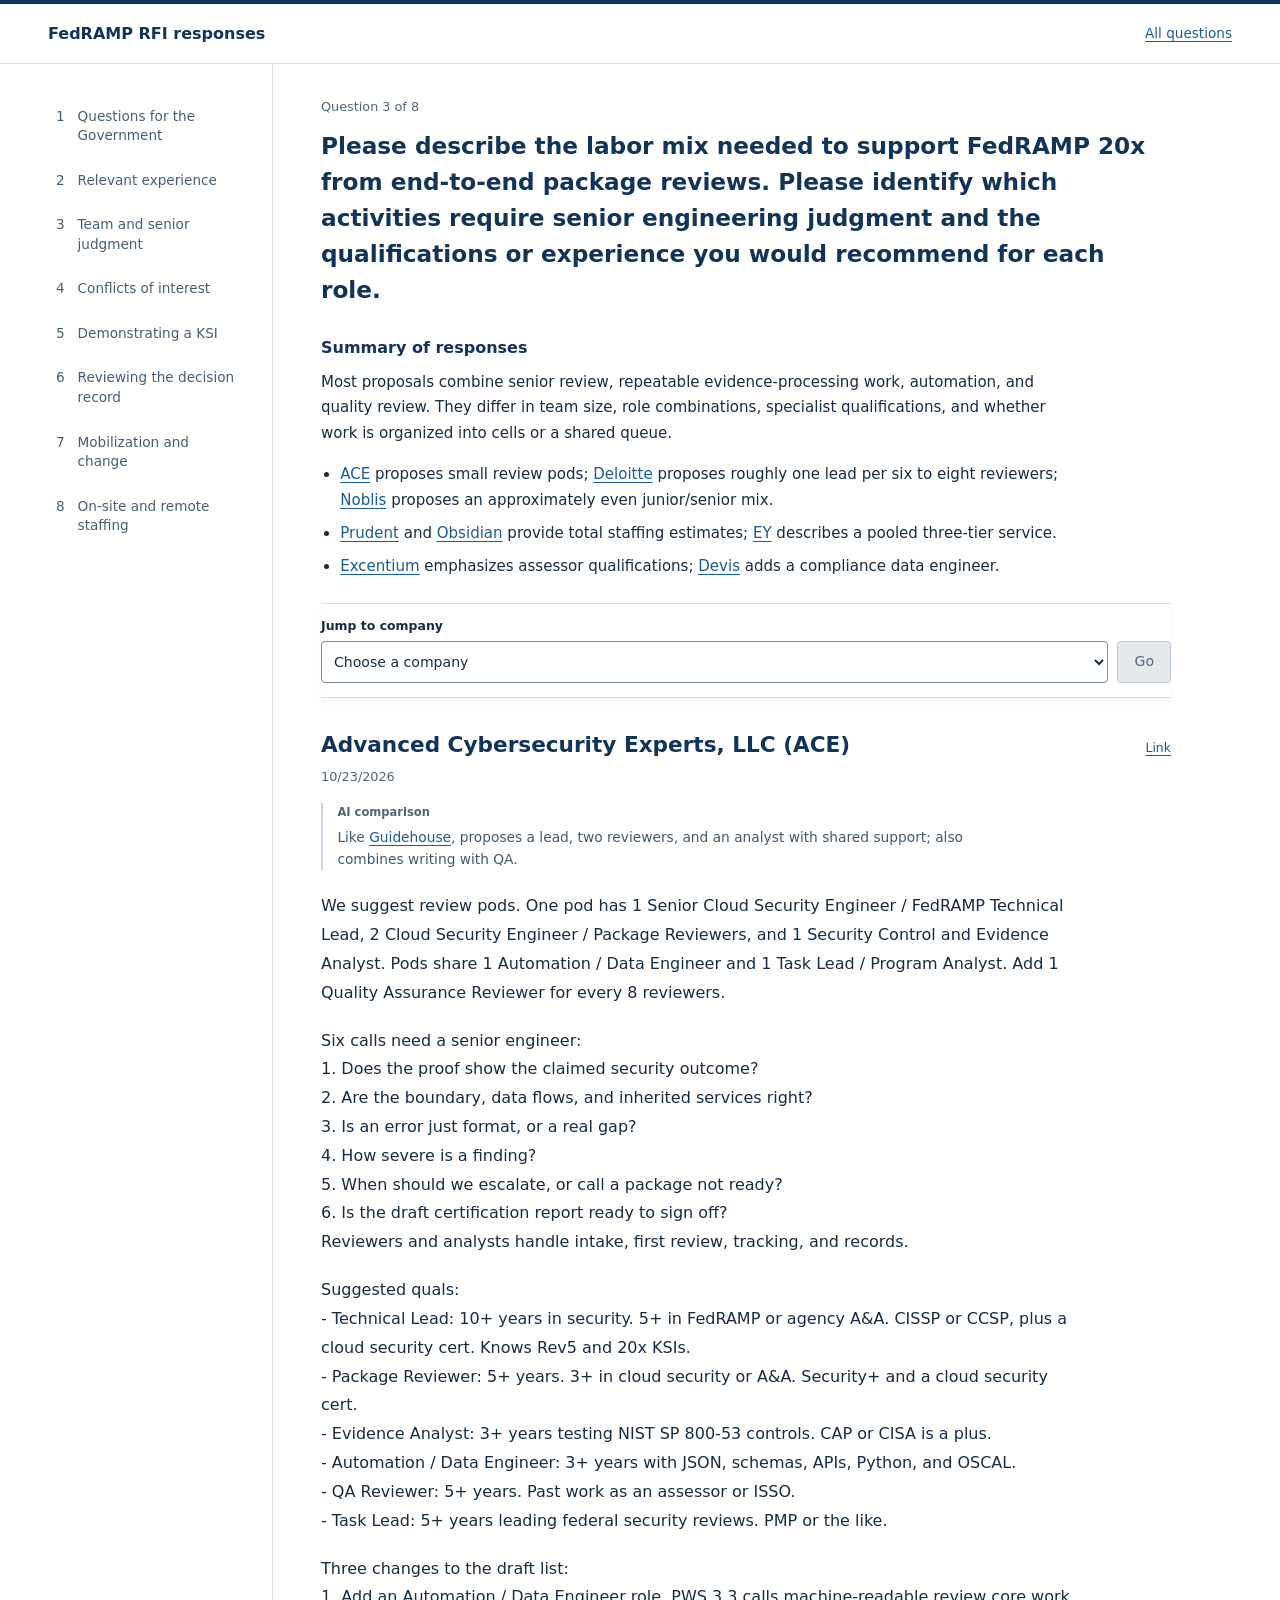
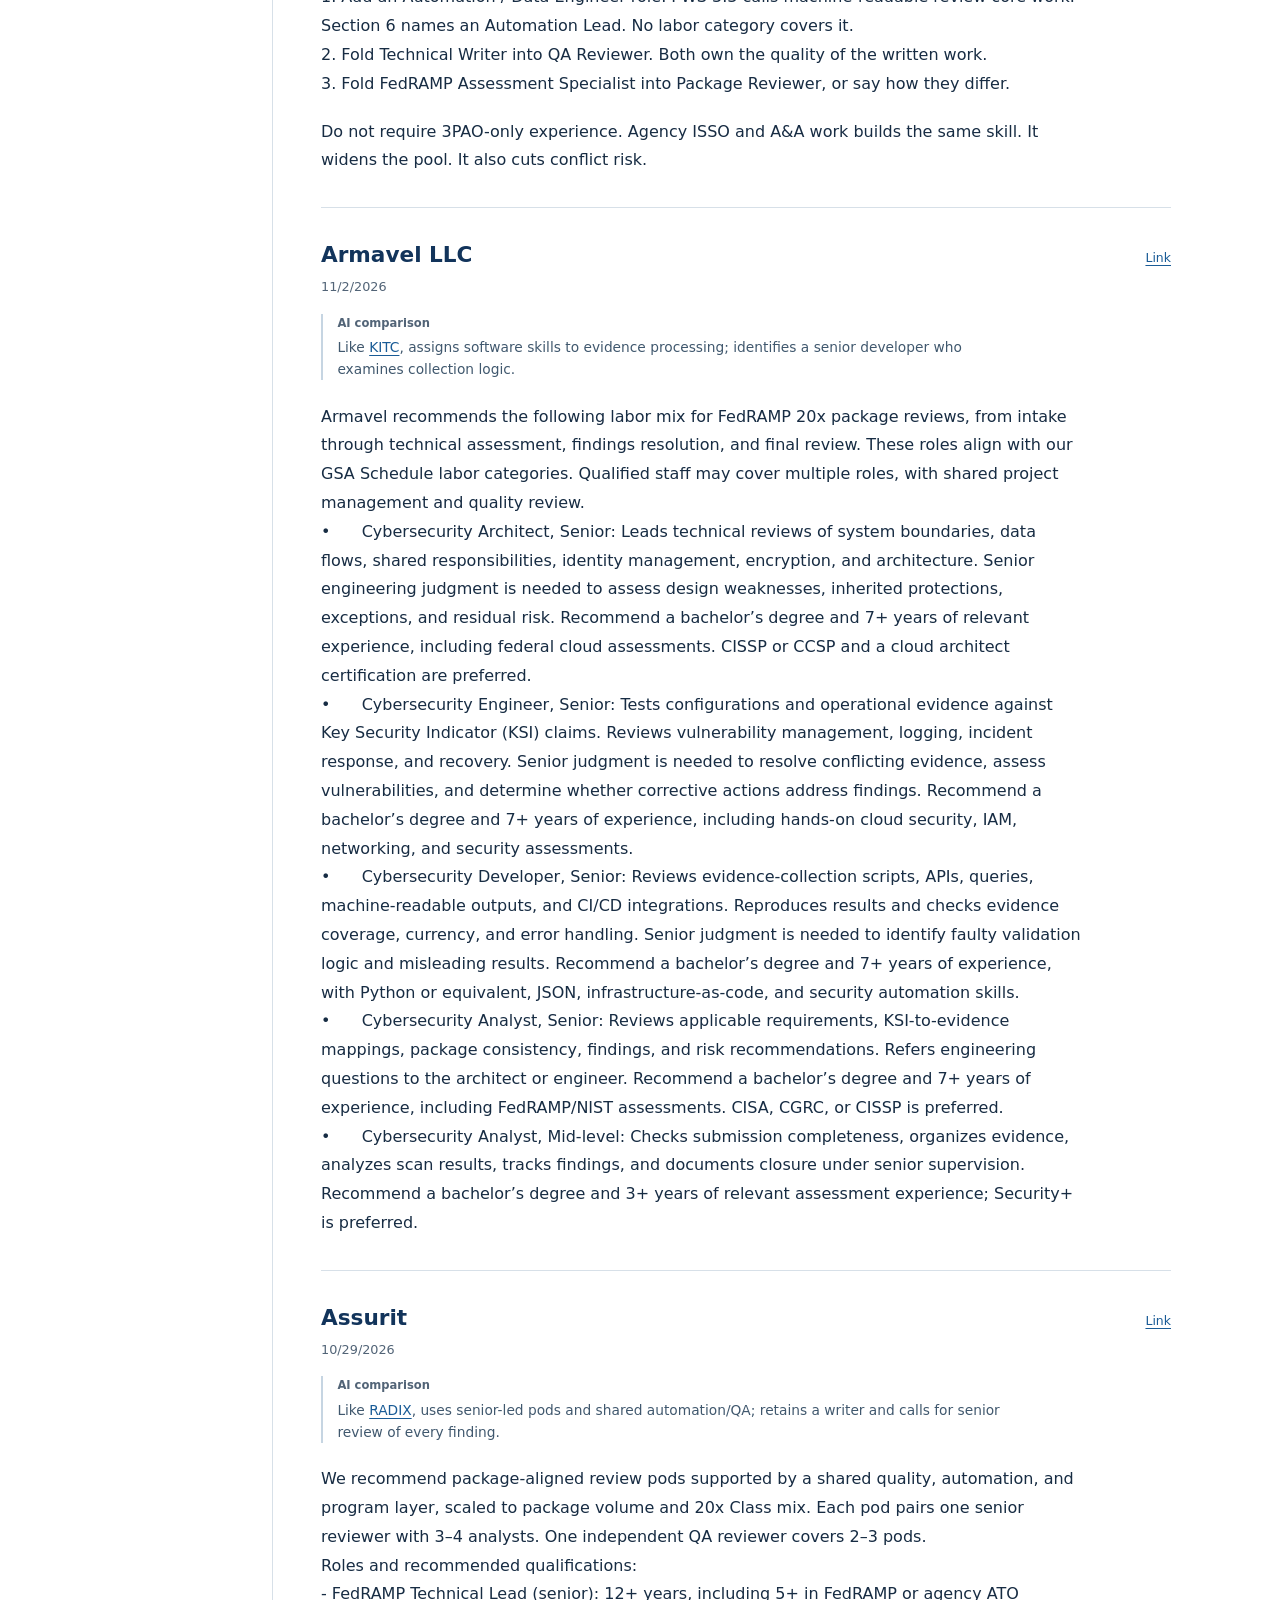
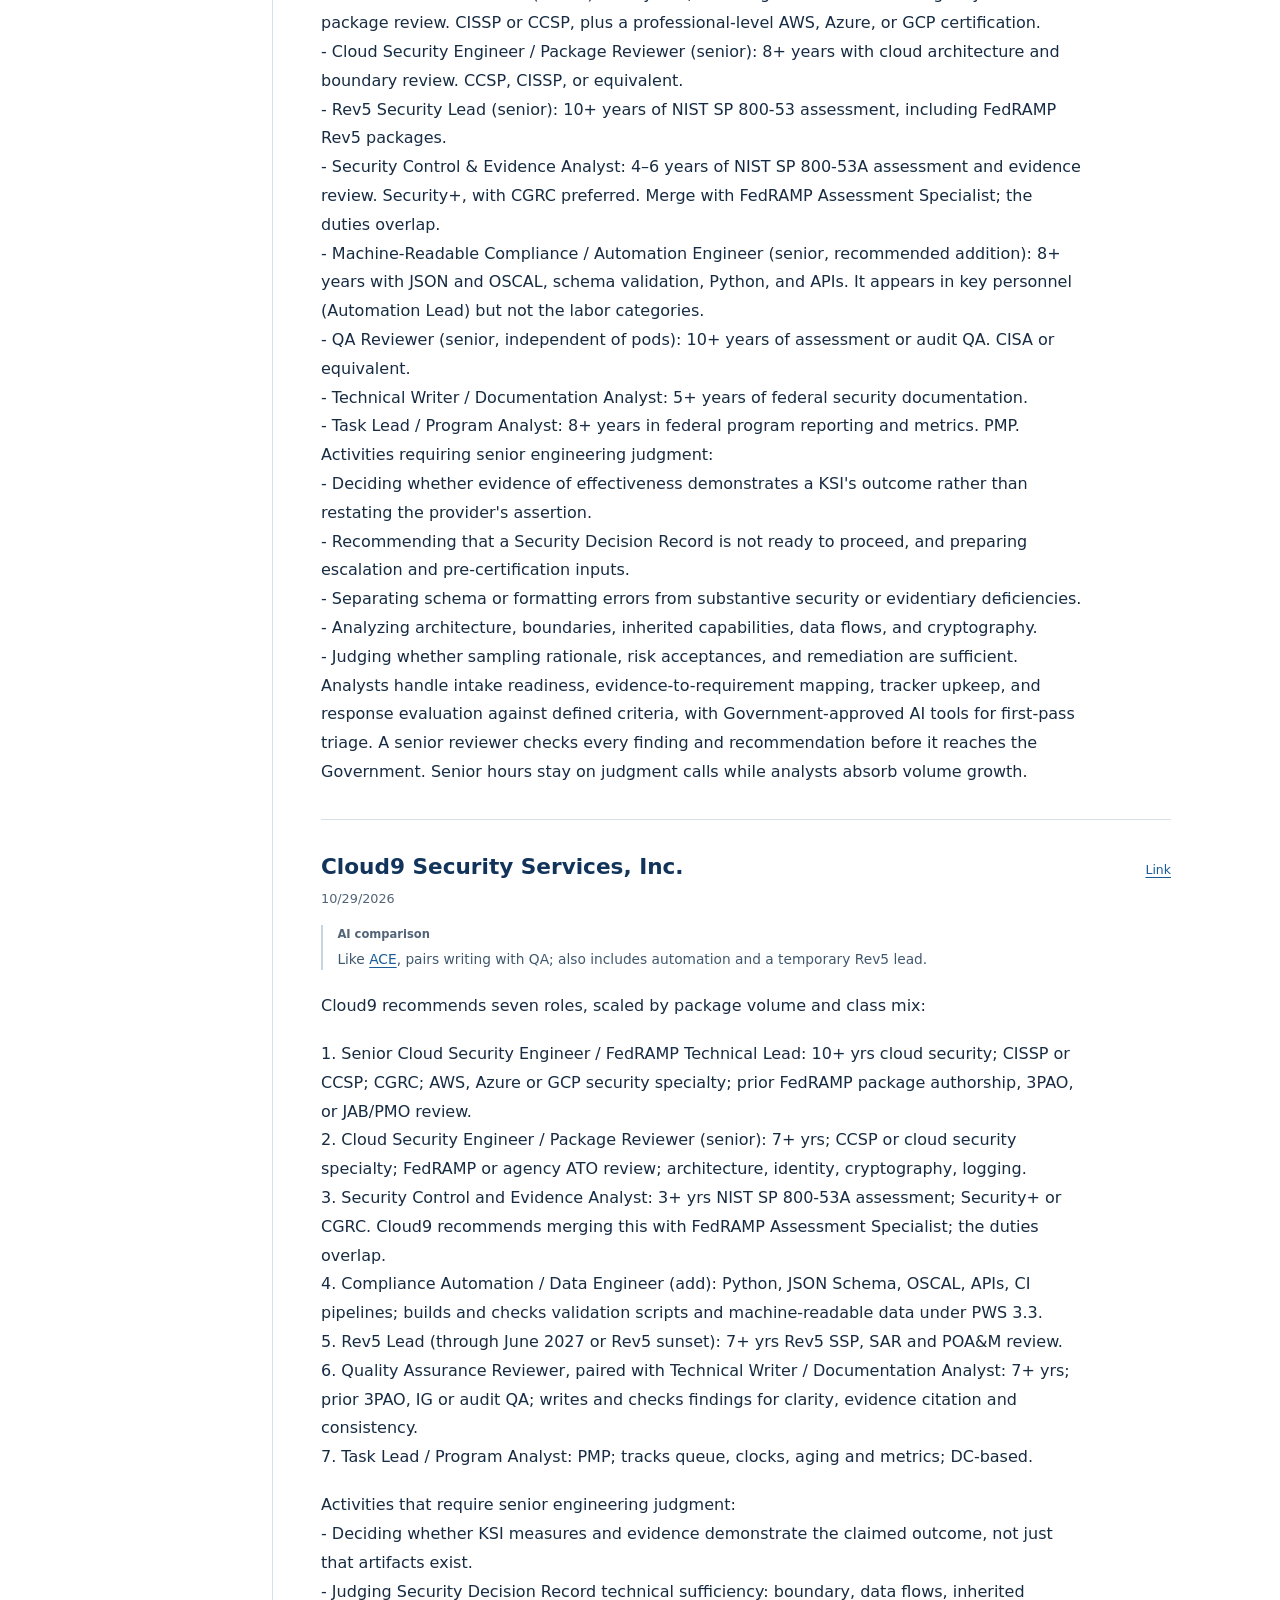
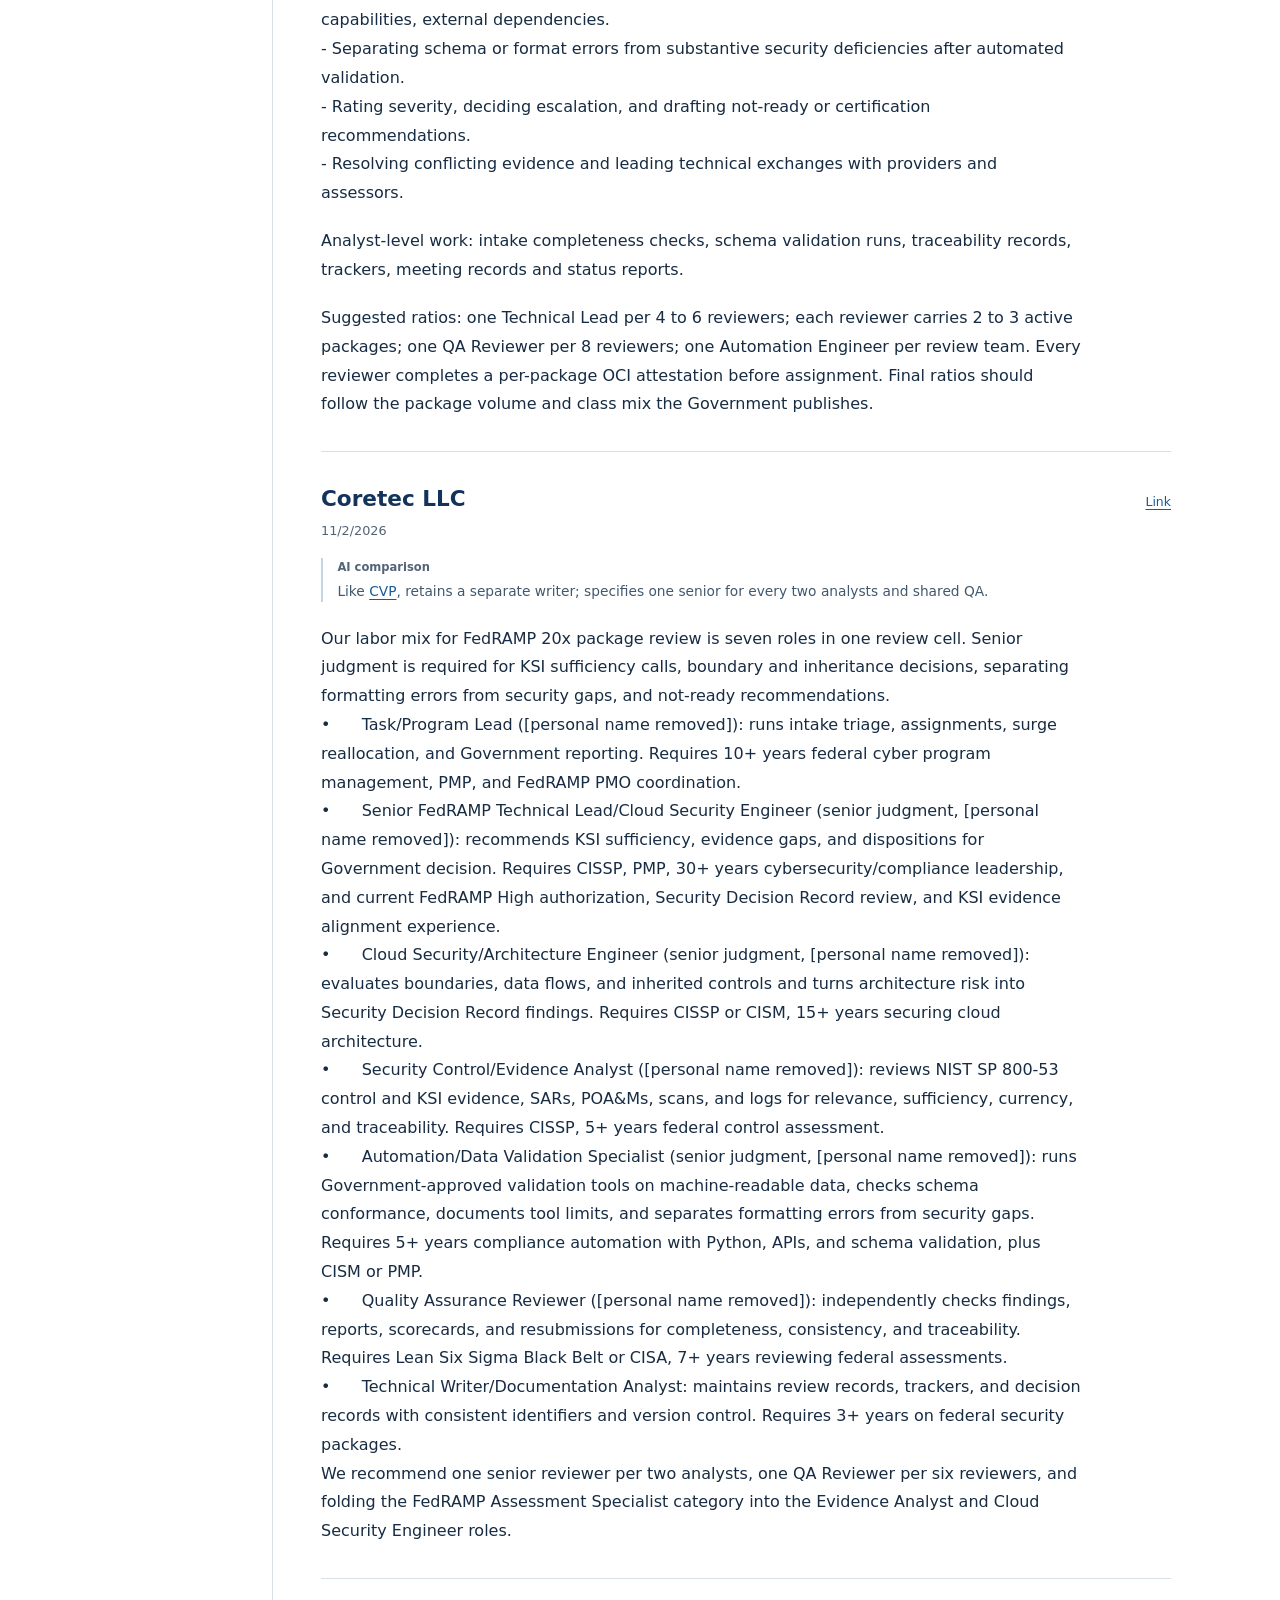
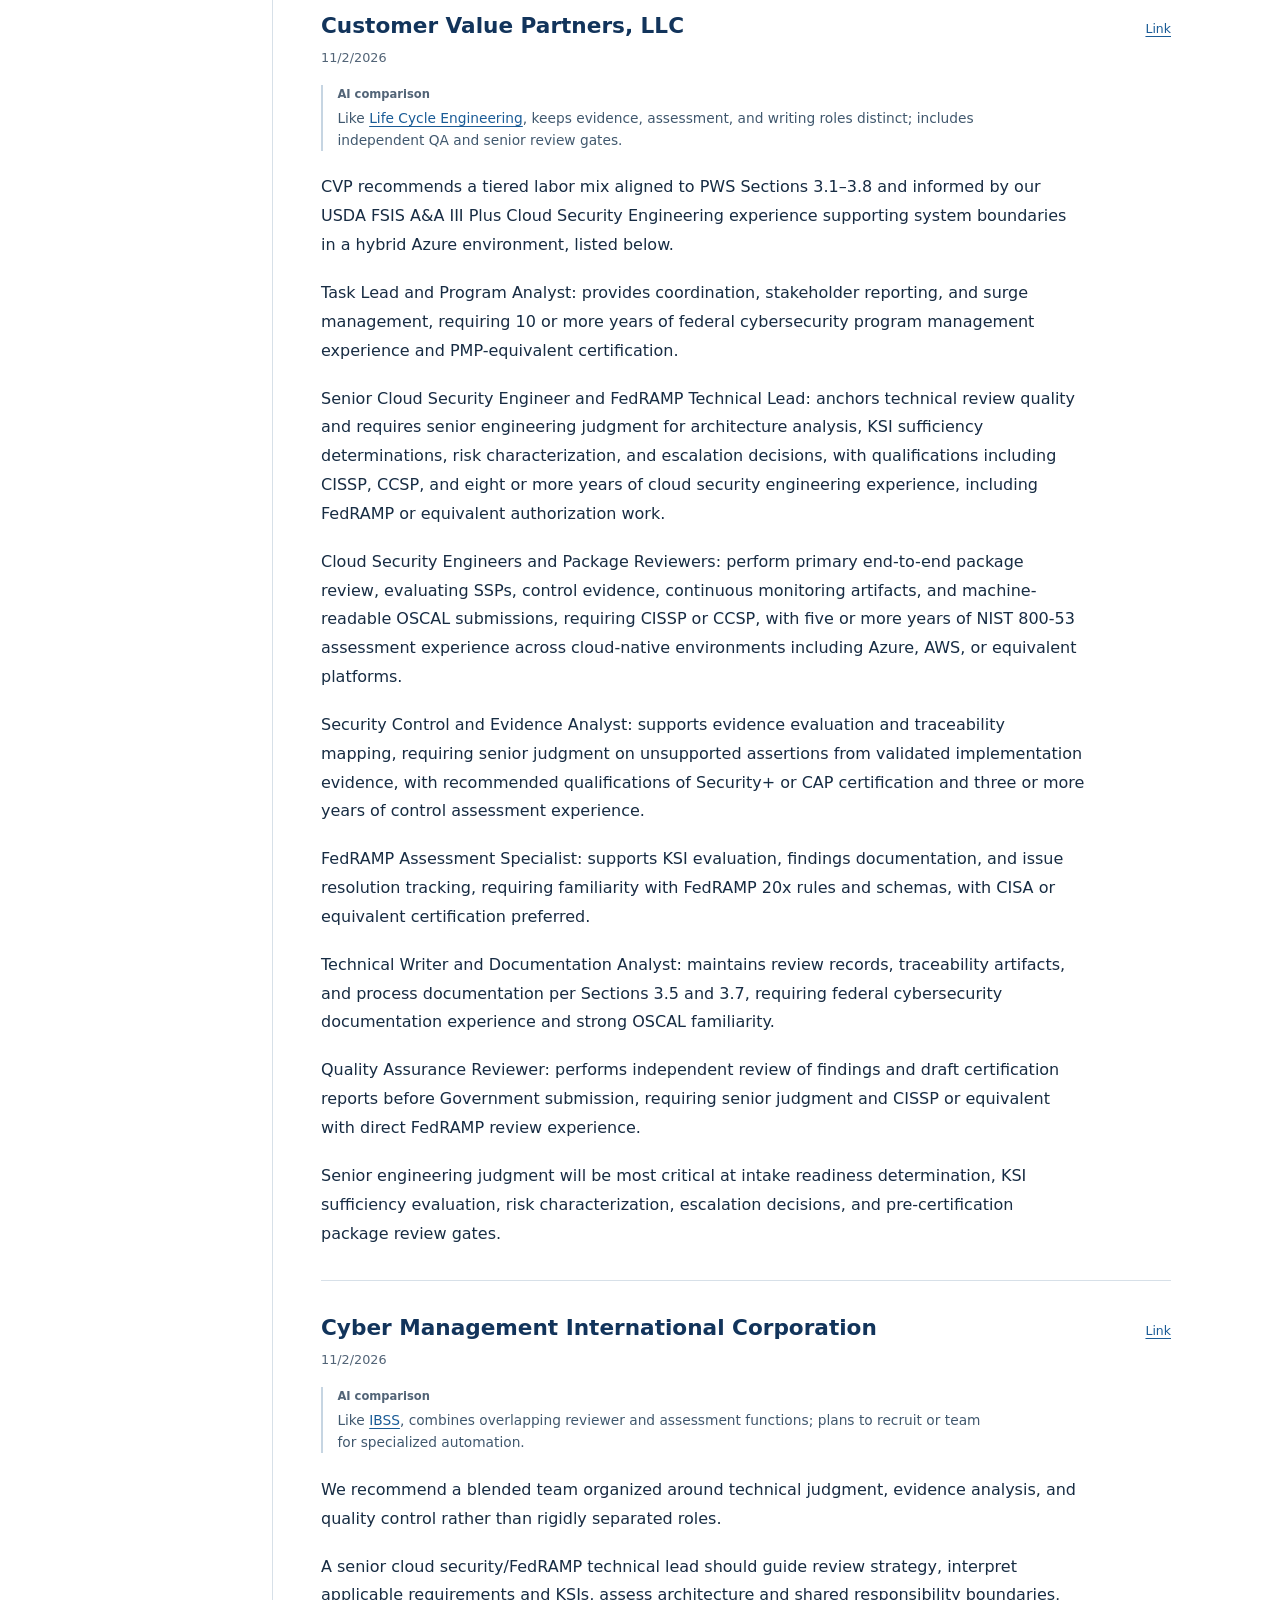
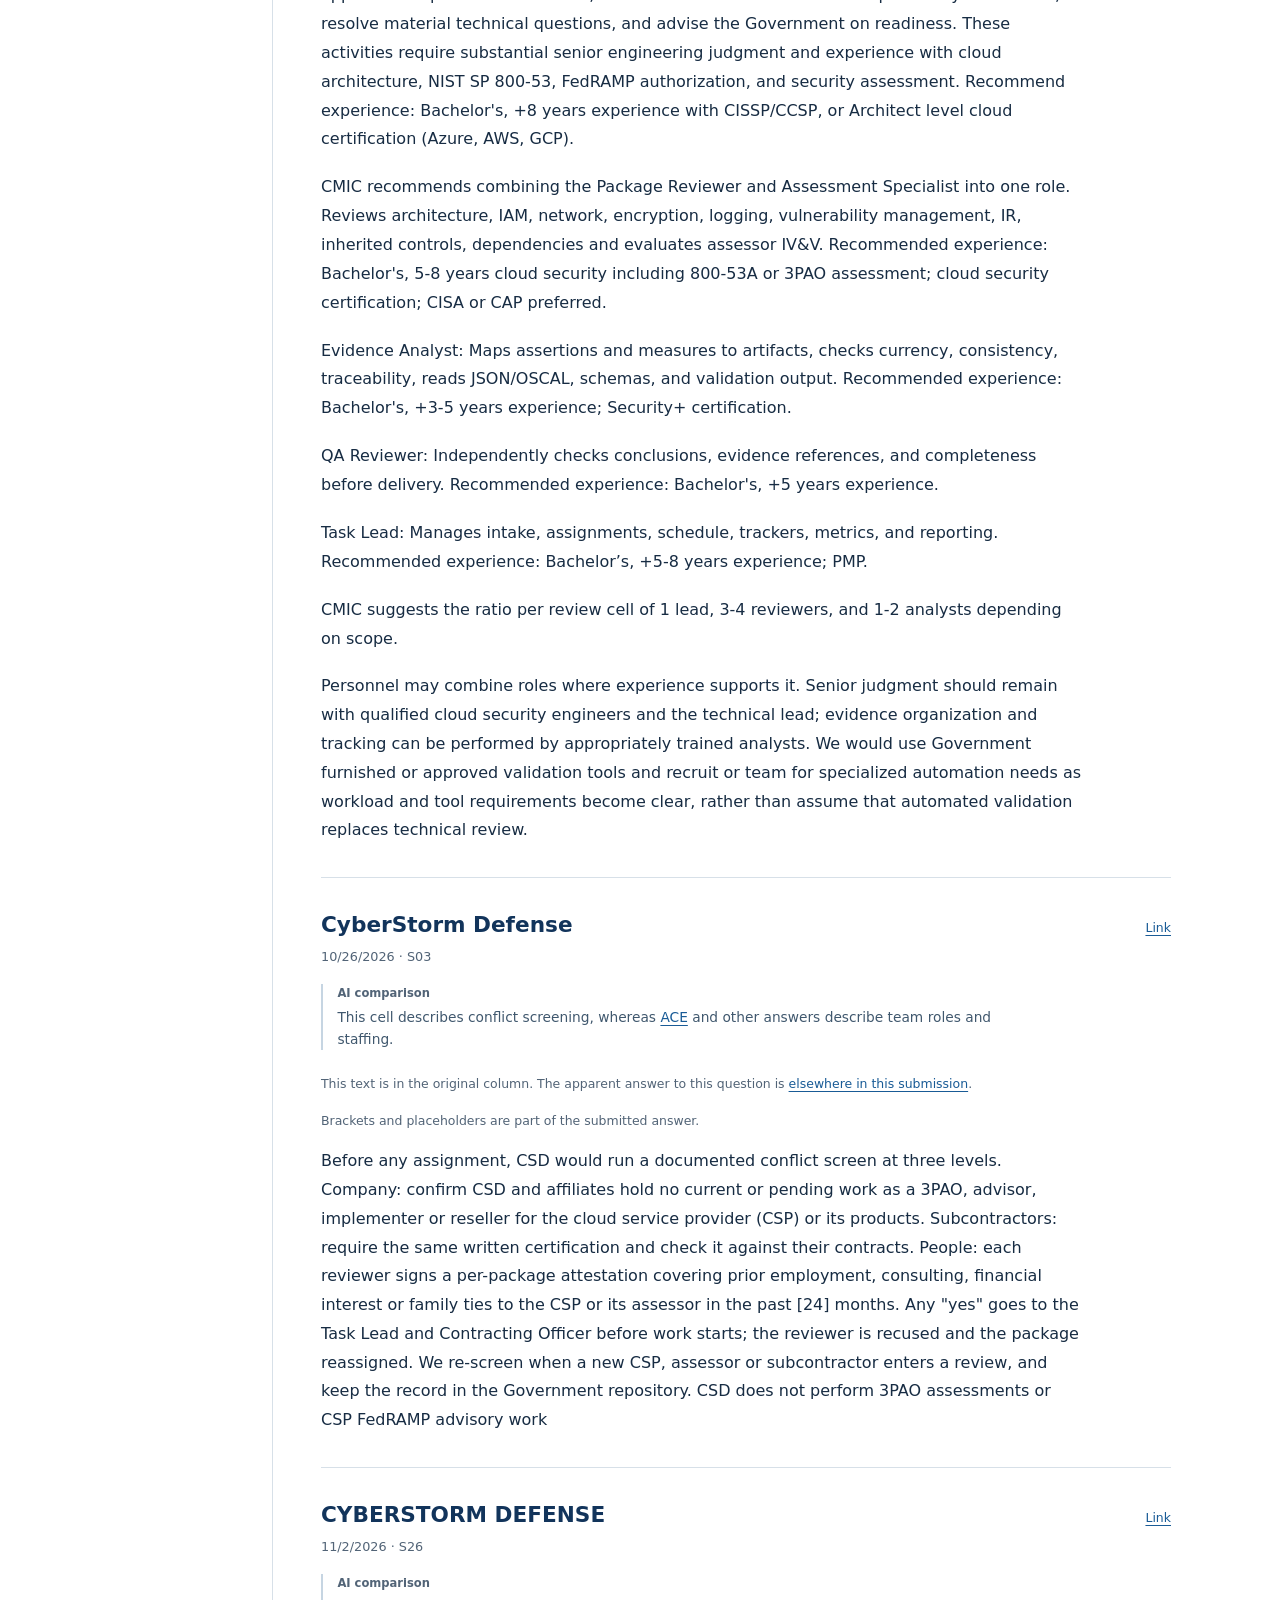
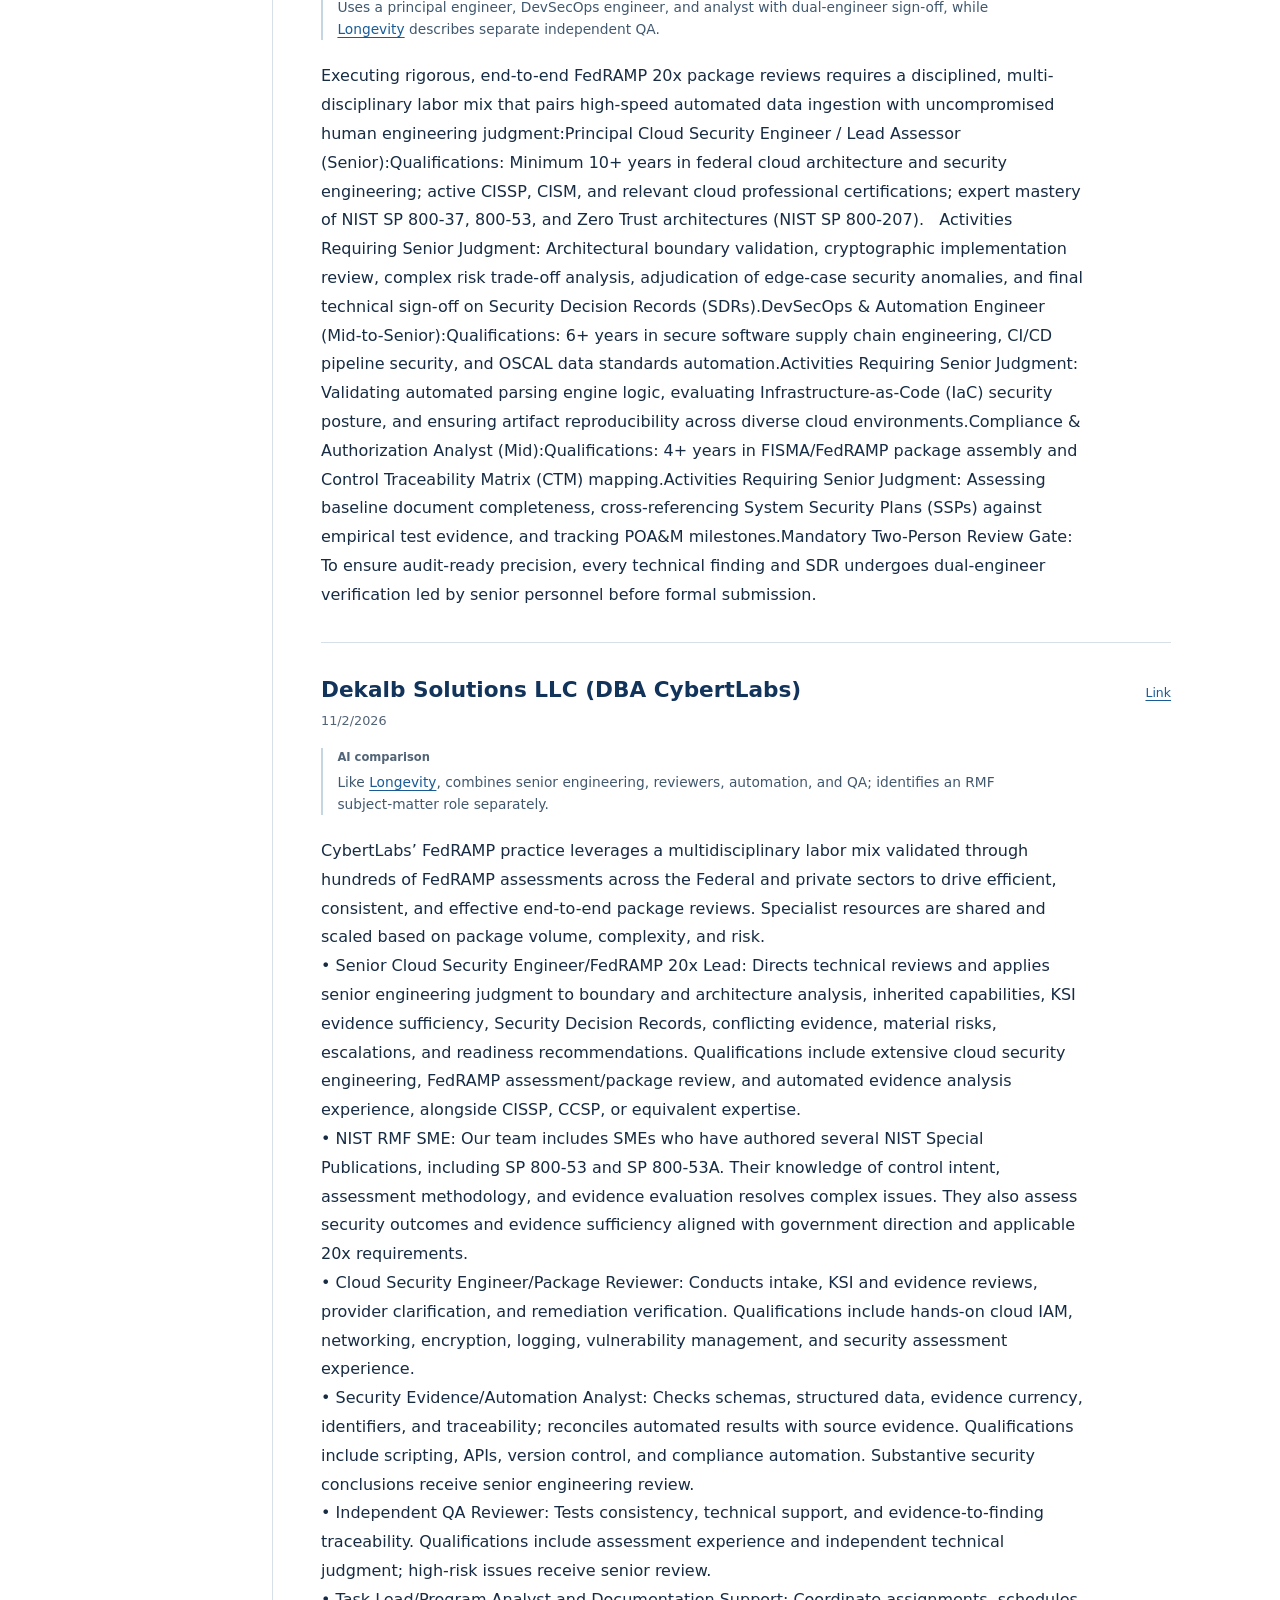
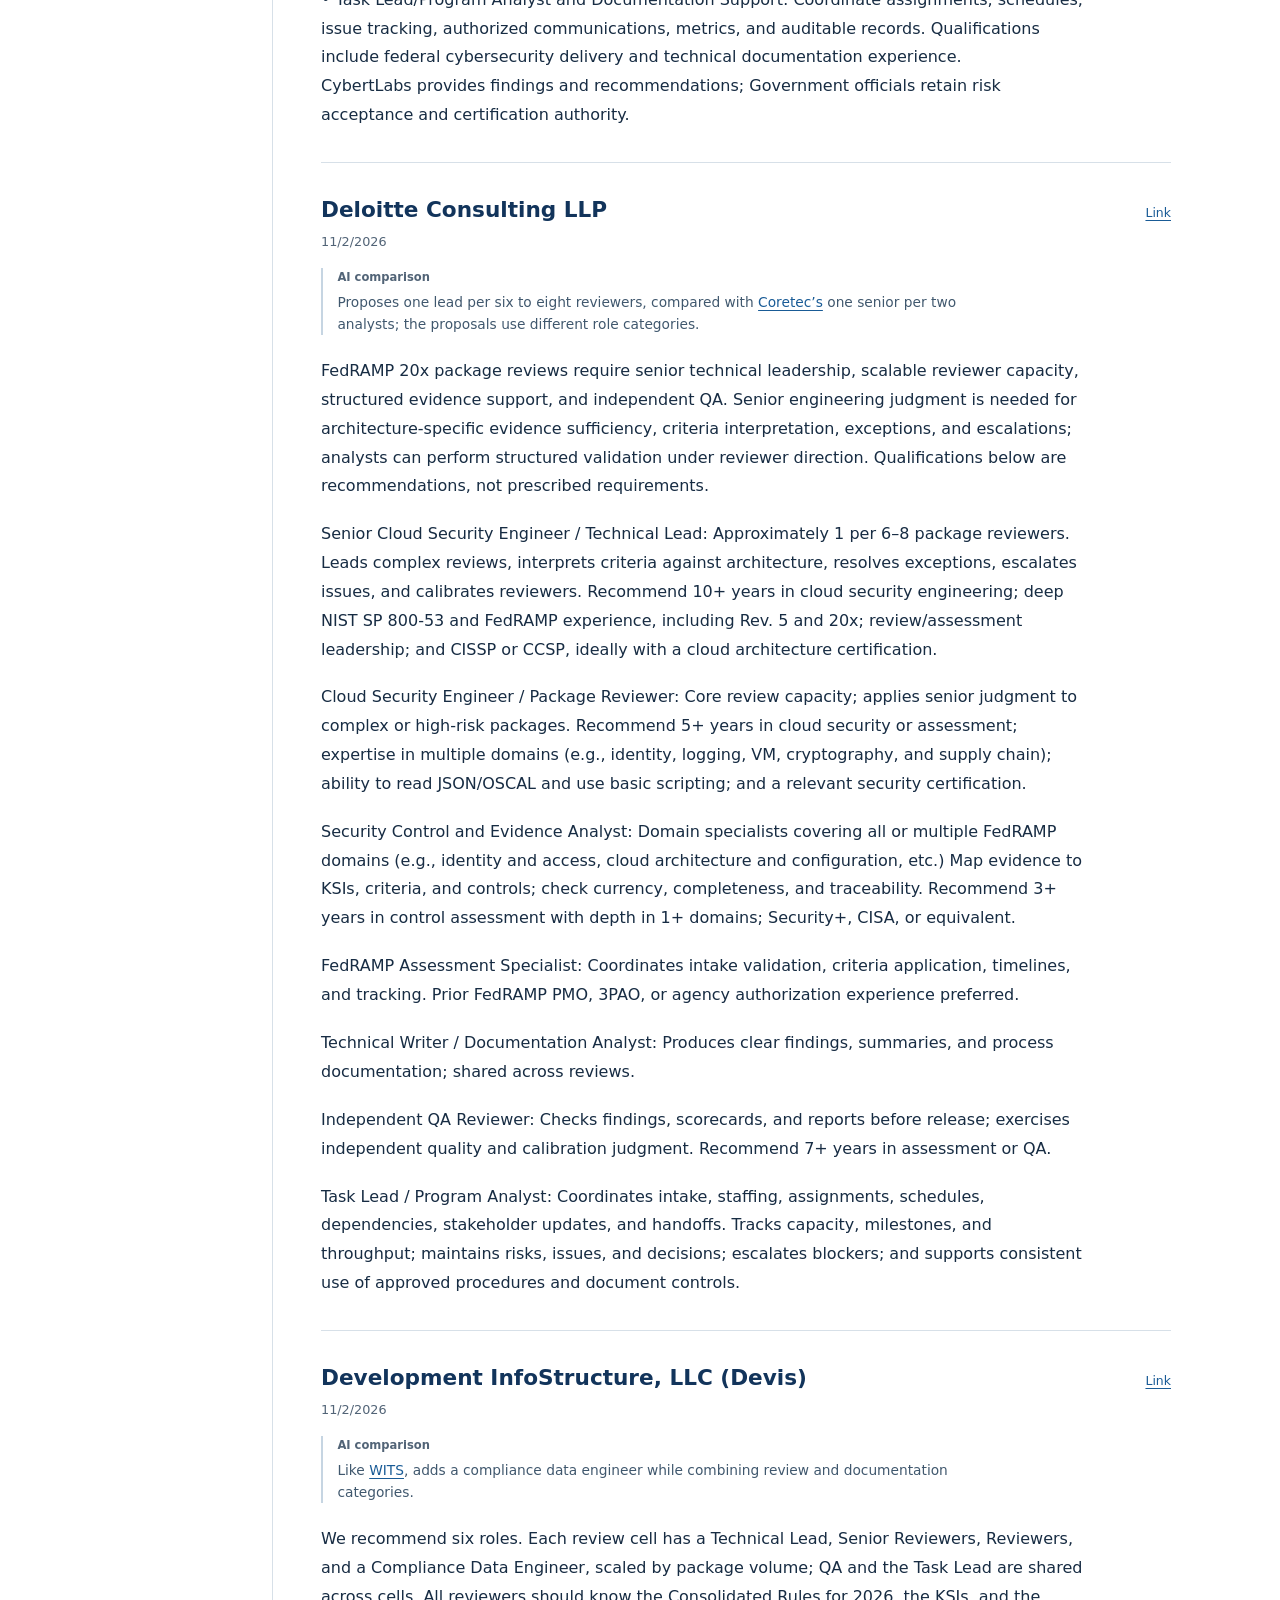
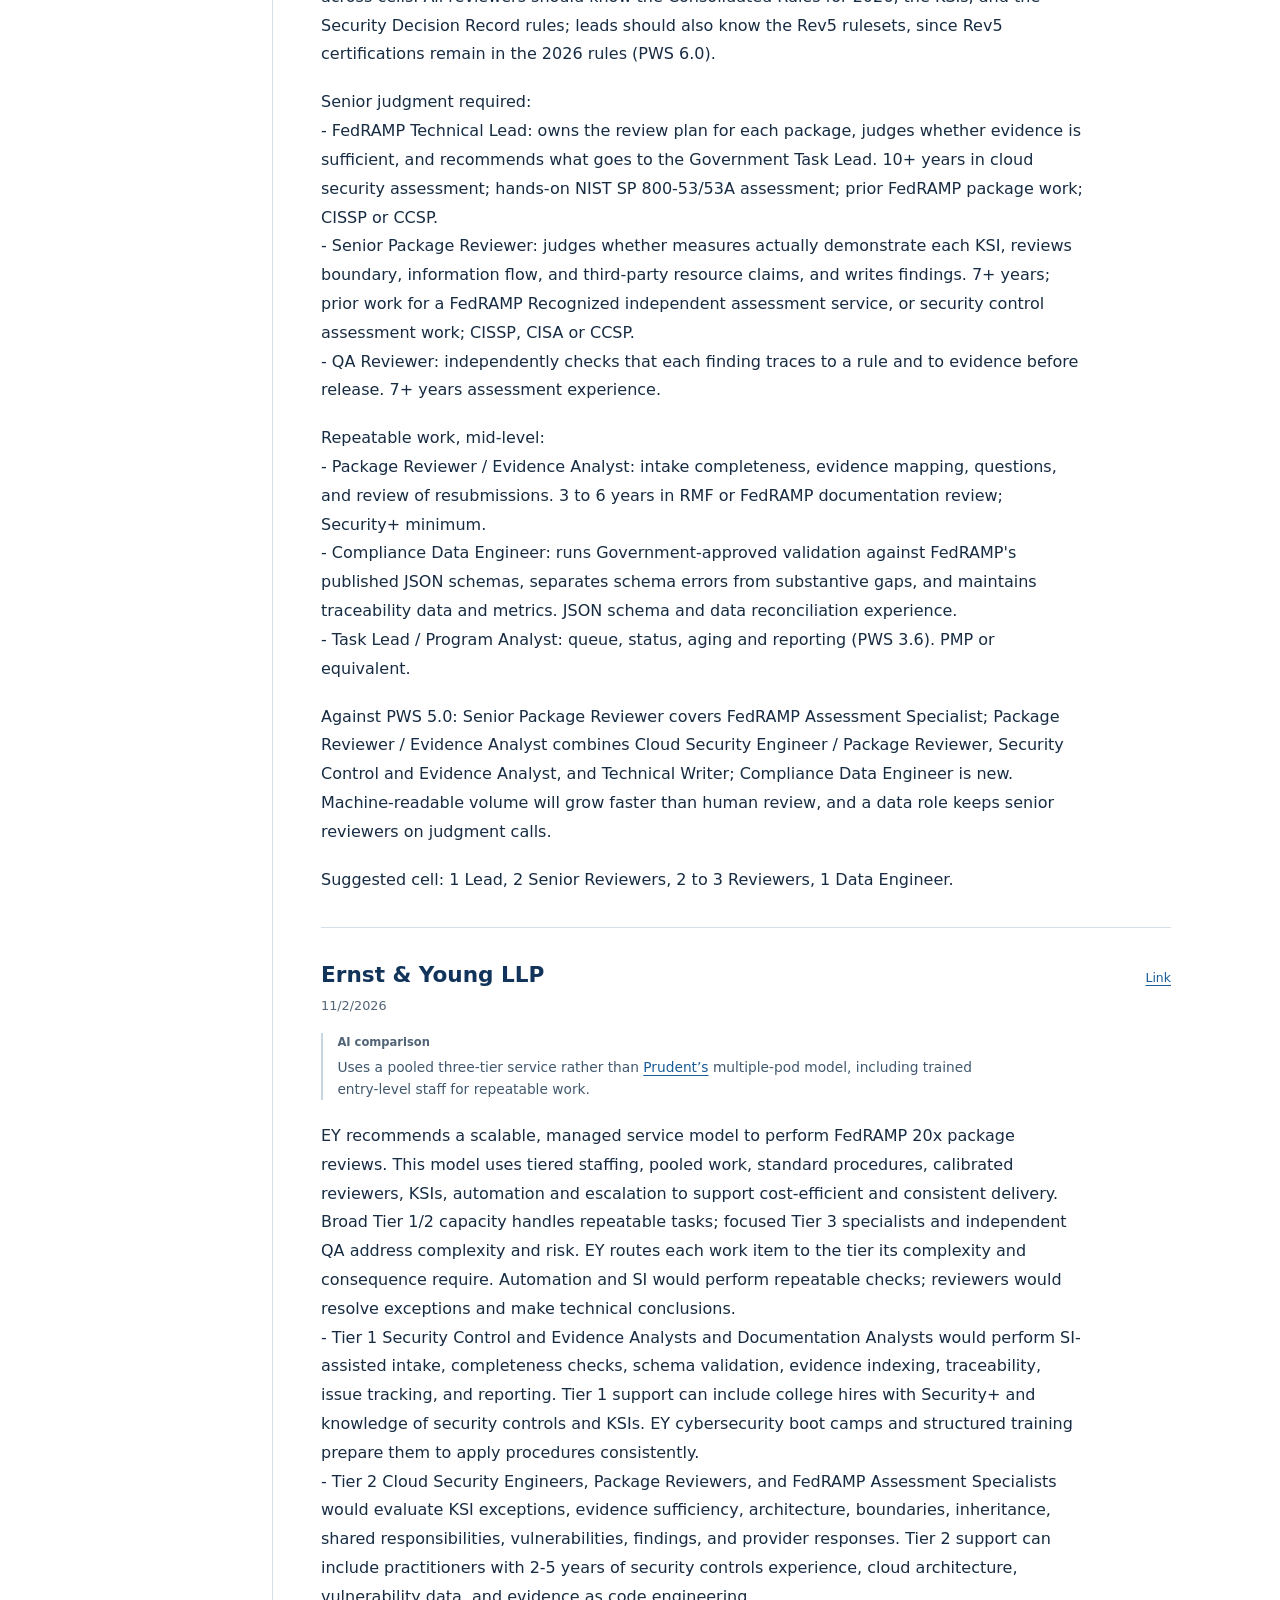
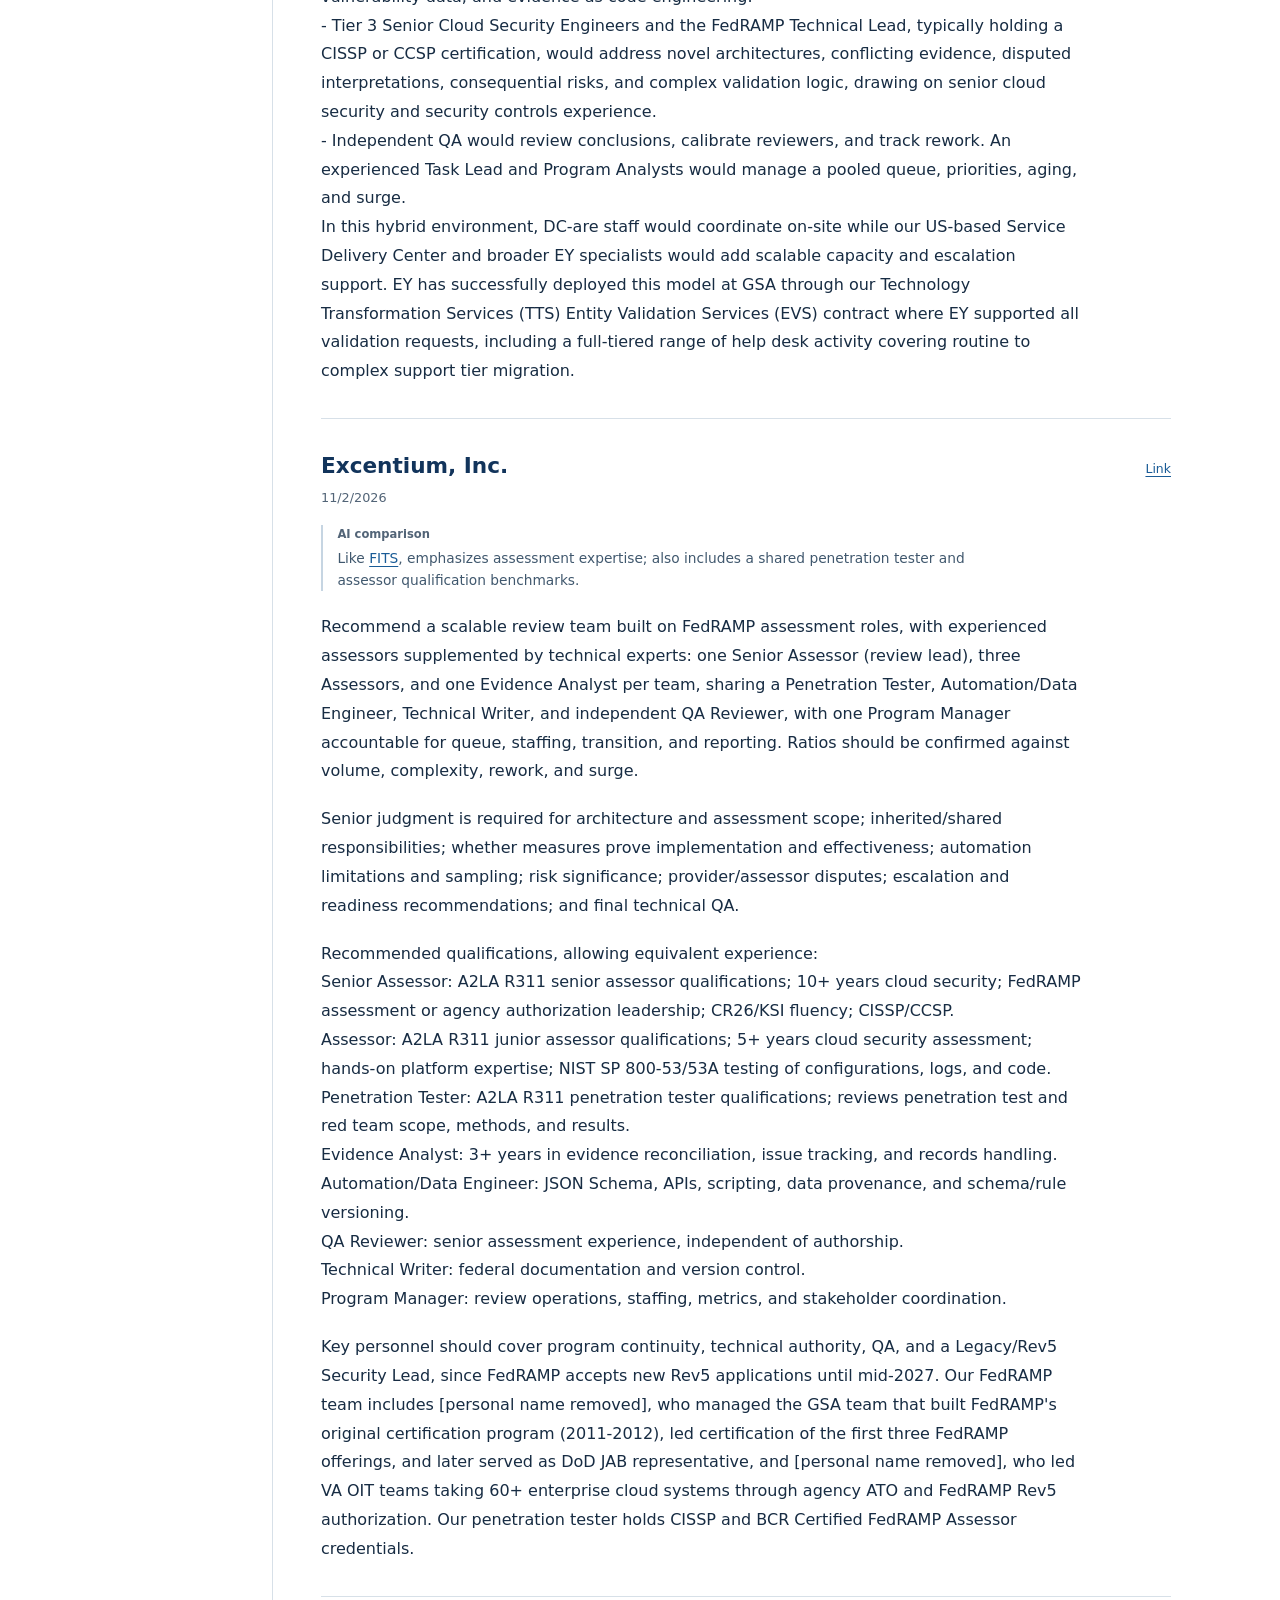
<file: questions/labor/index.html>
<!doctype html>
<html lang="en"><head><meta charset="utf-8"/><meta name="viewport" content="width=device-width, initial-scale=1"/><link href="../../_app/immutable/entry/start.ChTZ7ZHg.js" rel="modulepreload">
		<link href="../../_app/immutable/chunks/BBToFOt5.js" rel="modulepreload">
		<link href="../../_app/immutable/chunks/lZwCdcE0.js" rel="modulepreload">
		<link href="../../_app/immutable/chunks/BUhtEjvl.js" rel="modulepreload">
		<link href="../../_app/immutable/chunks/pMj6cZWY.js" rel="modulepreload">
		<link href="../../_app/immutable/entry/app.DXxuijby.js" rel="modulepreload">
		<link href="../../_app/immutable/chunks/Bzak7iHL.js" rel="modulepreload">
		<link href="../../_app/immutable/chunks/DFgP4Mng.js" rel="modulepreload">
		<link href="../../_app/immutable/chunks/rM66yqVr.js" rel="modulepreload">
		<link href="../../_app/immutable/nodes/0.zCVsUTBA.js" rel="modulepreload">
		<link href="../../_app/immutable/chunks/C865iHQ4.js" rel="modulepreload">
		<link href="../../_app/immutable/chunks/C7-jfxR3.js" rel="modulepreload">
		<link href="../../_app/immutable/chunks/J_Hzr0xJ.js" rel="modulepreload">
		<link href="../../_app/immutable/nodes/4.Bs5RWxAL.js" rel="modulepreload">
		<!--12qhfyh--><meta name="robots" content="noindex,nofollow"/><meta name="description" content="Company responses organized by question, with brief AI summaries and comparisons."/><!----><!--1mimizi--><!----><title>Question 3: Team and senior judgment · FedRAMP RFI responses</title>
		<link href="../../_app/immutable/assets/0.BzYzJsf7.css" rel="stylesheet"></head><body data-sveltekit-preload-data="hover"><div style="display: contents"><!--[--><!--[0--><!--[--><a class="skip" href="#main">Skip to content</a> <header class="masthead"><a class="brand" href="../../">FedRAMP RFI responses</a><a href="../../">All questions</a></header> <div class="shell"><aside class="rail"><nav aria-label="Questions"><!--[--><a href="../../questions/pws/"><span>1</span><span>Questions for the Government</span></a><a href="../../questions/experience/"><span>2</span><span>Relevant experience</span></a><a href="../../questions/labor/"><span>3</span><span>Team and senior judgment</span></a><a href="../../questions/conflicts/"><span>4</span><span>Conflicts of interest</span></a><a href="../../questions/ksi/"><span>5</span><span>Demonstrating a KSI</span></a><a href="../../questions/sdr/"><span>6</span><span>Reviewing the decision record</span></a><a href="../../questions/readiness/"><span>7</span><span>Mobilization and change</span></a><a href="../../questions/location/"><span>8</span><span>On-site and remote staffing</span></a><!--]--></nav></aside><main id="main" tabindex="-1"><!--[--><p class="metadata">Question 3 of 8</p> <h1 class="question-text">Please describe the labor mix needed to support FedRAMP 20x from end-to-end package reviews. Please identify which activities require senior engineering judgment and the qualifications or experience you would recommend for each role.</h1> <section id="synthesis" class="summary" aria-labelledby="summary-title"><h2 id="summary-title">Summary of responses</h2><p>Most proposals combine senior review, repeatable evidence-processing work, automation, and quality review. They differ in team size, role combinations, specialist qualifications, and whether work is organized into cells or a shared queue.</p><!--[0--><ul><!--[--><li><!--[--><!--[-1--><!--]--><!--[0--><a href="../../questions/labor/#s01-labor">ACE</a><!--]--><!--[-1--> proposes small review pods; <!--]--><!--[0--><a href="../../questions/labor/#s30-labor">Deloitte</a><!--]--><!--[-1--> proposes roughly one lead per six to eight reviewers; <!--]--><!--[0--><a href="../../questions/labor/#s13-labor">Noblis</a><!--]--><!--[-1--> proposes an approximately even junior/senior mix.<!--]--><!--]--><!----></li><li><!--[--><!--[-1--><!--]--><!--[0--><a href="../../questions/labor/#s15-labor">Prudent</a><!--]--><!--[-1--> and <!--]--><!--[0--><a href="../../questions/labor/#s35-labor">Obsidian</a><!--]--><!--[-1--> provide total staffing estimates; <!--]--><!--[0--><a href="../../questions/labor/#s31-labor">EY</a><!--]--><!--[-1--> describes a pooled three-tier service.<!--]--><!--]--><!----></li><li><!--[--><!--[-1--><!--]--><!--[0--><a href="../../questions/labor/#s16-labor">Excentium</a><!--]--><!--[-1--> emphasizes assessor qualifications; <!--]--><!--[0--><a href="../../questions/labor/#s34-labor">Devis</a><!--]--><!--[-1--> adds a compliance data engineer.<!--]--><!--]--><!----></li><!--]--></ul><!--]--></section> <form class="company-jump"><label for="company">Jump to company</label><div><select id="company"><option value="" selected="">Choose a company</option><!--[--><option value="s01-labor">Advanced Cybersecurity Experts, LLC (ACE)</option><option value="s28-labor">Armavel LLC</option><option value="s07-labor">Assurit</option><option value="s05-labor">Cloud9 Security Services, Inc.</option><option value="s11-labor">Coretec LLC</option><option value="s23-labor">Customer Value Partners, LLC</option><option value="s32-labor">Cyber Management International Corporation</option><option value="s03-labor">CyberStorm Defense — 10/26/2026 · S03</option><option value="s26-labor">CYBERSTORM DEFENSE — 11/2/2026 · S26</option><option value="s19-labor">Dekalb Solutions LLC (DBA CybertLabs)</option><option value="s30-labor">Deloitte Consulting LLP</option><option value="s34-labor">Development InfoStructure, LLC (Devis)</option><option value="s31-labor">Ernst &amp; Young LLP</option><option value="s16-labor">Excentium, Inc.</option><option value="s14-labor">First Information Technology Services</option><option value="s20-labor">Graham Technologies, LLC</option><option value="s29-labor">Guidehouse Inc.</option><option value="s22-labor">International Business Sales And Services Corp (IBSS Corp)</option><option value="s08-labor">Kapoor IT Consulting LLC (KITC)</option><option value="s27-labor">LDR Security Solutions, LLC</option><option value="s02-labor">Life Cycle Engineering, Inc.</option><option value="s12-labor">Longevity Consulting</option><option value="s18-labor">Navira Federal</option><option value="s13-labor">Noblis, Inc.</option><option value="s35-labor">Obsidian Global, LLC</option><option value="s24-labor">Paragon Technology Group, Inc.</option><option value="s15-labor">Prudent Technology LLC</option><option value="s25-labor">Quzara LLC</option><option value="s21-labor">RADIX International Consulting LLC</option><option value="s04-labor">Secured IT Solutions</option><option value="s06-labor">Softthink Solutions Inc</option><option value="s33-labor">Stondoh Secure Digital Solutions</option><option value="s09-labor">The Enterprise Security Consultants, LLC (dba TES Consultants)</option><option value="s10-labor">Vertekal LLC</option><option value="s17-labor">Wits Solutions Inc</option><!--]--></select><button type="submit" disabled="">Go</button></div></form> <noscript><nav class="company-list" aria-label="Companies"><!--[--><a href="#s01-labor">Advanced Cybersecurity Experts, LLC (ACE)</a><a href="#s28-labor">Armavel LLC</a><a href="#s07-labor">Assurit</a><a href="#s05-labor">Cloud9 Security Services, Inc.</a><a href="#s11-labor">Coretec LLC</a><a href="#s23-labor">Customer Value Partners, LLC</a><a href="#s32-labor">Cyber Management International Corporation</a><a href="#s03-labor">CyberStorm Defense (10/26/2026, S03)</a><a href="#s26-labor">CYBERSTORM DEFENSE (11/2/2026, S26)</a><a href="#s19-labor">Dekalb Solutions LLC (DBA CybertLabs)</a><a href="#s30-labor">Deloitte Consulting LLP</a><a href="#s34-labor">Development InfoStructure, LLC (Devis)</a><a href="#s31-labor">Ernst &amp; Young LLP</a><a href="#s16-labor">Excentium, Inc.</a><a href="#s14-labor">First Information Technology Services</a><a href="#s20-labor">Graham Technologies, LLC</a><a href="#s29-labor">Guidehouse Inc.</a><a href="#s22-labor">International Business Sales And Services Corp (IBSS Corp)</a><a href="#s08-labor">Kapoor IT Consulting LLC (KITC)</a><a href="#s27-labor">LDR Security Solutions, LLC</a><a href="#s02-labor">Life Cycle Engineering, Inc.</a><a href="#s12-labor">Longevity Consulting</a><a href="#s18-labor">Navira Federal</a><a href="#s13-labor">Noblis, Inc.</a><a href="#s35-labor">Obsidian Global, LLC</a><a href="#s24-labor">Paragon Technology Group, Inc.</a><a href="#s15-labor">Prudent Technology LLC</a><a href="#s25-labor">Quzara LLC</a><a href="#s21-labor">RADIX International Consulting LLC</a><a href="#s04-labor">Secured IT Solutions</a><a href="#s06-labor">Softthink Solutions Inc</a><a href="#s33-labor">Stondoh Secure Digital Solutions</a><a href="#s09-labor">The Enterprise Security Consultants, LLC (dba TES Consultants)</a><a href="#s10-labor">Vertekal LLC</a><a href="#s17-labor">Wits Solutions Inc</a><!--]--></nav></noscript> <section id="answers" aria-label="Company responses"><!--[--><article class="answer" id="s01-labor" tabindex="-1"><div class="answer-heading"><h2>Advanced Cybersecurity Experts, LLC (ACE)</h2><a class="permalink" href="../../questions/labor/#s01-labor" aria-label="Link to Advanced Cybersecurity Experts, LLC (ACE) submission s01">Link</a></div><p class="metadata">10/23/2026</p><p class="comparison"><span class="comparison-label">AI comparison</span><!--[--><!--[-1-->Like <!--]--><!--[0--><a href="../../questions/labor/#s29-labor">Guidehouse</a><!--]--><!--[-1-->, proposes a lead, two reviewers, and an analyst with shared support; also combines writing with QA.<!--]--><!--]--><!----></p> <!--[-1--><!--]--> <!--[-1--><!--]--> <div class="source-body" id="s01-labor-source"><!--[--><p class="source-paragraph" id="s01-labor-p1"><!--[--><!--[-1-->We suggest review pods. One pod has 1 Senior Cloud Security Engineer / FedRAMP Technical Lead, 2 Cloud Security Engineer / Package Reviewers, and 1 Security Control and Evidence Analyst. Pods share 1 Automation / Data Engineer and 1 Task Lead / Program Analyst. Add 1 Quality Assurance Reviewer for every 8 reviewers.<!--]--><!--]--><!----></p><p class="source-paragraph" id="s01-labor-p2"><!--[--><!--[-1-->Six calls need a senior engineer:
1. Does the proof show the claimed security outcome?
2. Are the boundary, data flows, and inherited services right?
3. Is an error just format, or a real gap?
4. How severe is a finding?
5. When should we escalate, or call a package not ready?
6. Is the draft certification report ready to sign off?
Reviewers and analysts handle intake, first review, tracking, and records.<!--]--><!--]--><!----></p><p class="source-paragraph" id="s01-labor-p3"><!--[--><!--[-1-->Suggested quals:
- Technical Lead: 10+ years in security. 5+ in FedRAMP or agency A&amp;A. CISSP or CCSP, plus a cloud security cert. Knows Rev5 and 20x KSIs.
- Package Reviewer: 5+ years. 3+ in cloud security or A&amp;A. Security+ and a cloud security cert.
- Evidence Analyst: 3+ years testing NIST SP 800-53 controls. CAP or CISA is a plus.
- Automation / Data Engineer: 3+ years with JSON, schemas, APIs, Python, and OSCAL.
- QA Reviewer: 5+ years. Past work as an assessor or ISSO.
- Task Lead: 5+ years leading federal security reviews. PMP or the like.<!--]--><!--]--><!----></p><p class="source-paragraph" id="s01-labor-p4"><!--[--><!--[-1-->Three changes to the draft list:
1. Add an Automation / Data Engineer role. PWS 3.3 calls machine-readable review core work. Section 6 names an Automation Lead. No labor category covers it.
2. Fold Technical Writer into QA Reviewer. Both own the quality of the written work.
3. Fold FedRAMP Assessment Specialist into Package Reviewer, or say how they differ.<!--]--><!--]--><!----></p><p class="source-paragraph" id="s01-labor-p5"><!--[--><!--[-1-->Do not require 3PAO-only experience. Agency ISSO and A&amp;A work builds the same skill. It widens the pool. It also cuts conflict risk.<!--]--><!--]--><!----></p><!--]--></div></article><article class="answer" id="s28-labor" tabindex="-1"><div class="answer-heading"><h2>Armavel LLC</h2><a class="permalink" href="../../questions/labor/#s28-labor" aria-label="Link to Armavel LLC submission s28">Link</a></div><p class="metadata">11/2/2026</p><p class="comparison"><span class="comparison-label">AI comparison</span><!--[--><!--[-1-->Like <!--]--><!--[0--><a href="../../questions/labor/#s08-labor">KITC</a><!--]--><!--[-1-->, assigns software skills to evidence processing; identifies a senior developer who examines collection logic.<!--]--><!--]--><!----></p> <!--[-1--><!--]--> <!--[-1--><!--]--> <div class="source-body" id="s28-labor-source"><!--[--><p class="source-paragraph" id="s28-labor-p1"><!--[--><!--[-1-->Armavel recommends the following labor mix for FedRAMP 20x package reviews, from intake through technical assessment, findings resolution, and final review. These roles align with our GSA Schedule labor categories. Qualified staff may cover multiple roles, with shared project management and quality review. 
•	Cybersecurity Architect, Senior: Leads technical reviews of system boundaries, data flows, shared responsibilities, identity management, encryption, and architecture. Senior engineering judgment is needed to assess design weaknesses, inherited protections, exceptions, and residual risk. Recommend a bachelor’s degree and 7+ years of relevant experience, including federal cloud assessments. CISSP or CCSP and a cloud architect certification are preferred.
•	Cybersecurity Engineer, Senior: Tests configurations and operational evidence against Key Security Indicator (KSI) claims. Reviews vulnerability management, logging, incident response, and recovery. Senior judgment is needed to resolve conflicting evidence, assess vulnerabilities, and determine whether corrective actions address findings. Recommend a bachelor’s degree and 7+ years of experience, including hands-on cloud security, IAM, networking, and security assessments.
•	Cybersecurity Developer, Senior: Reviews evidence-collection scripts, APIs, queries, machine-readable outputs, and CI/CD integrations. Reproduces results and checks evidence coverage, currency, and error handling. Senior judgment is needed to identify faulty validation logic and misleading results. Recommend a bachelor’s degree and 7+ years of experience, with Python or equivalent, JSON, infrastructure-as-code, and security automation skills.
•	Cybersecurity Analyst, Senior: Reviews applicable requirements, KSI-to-evidence mappings, package consistency, findings, and risk recommendations. Refers engineering questions to the architect or engineer. Recommend a bachelor’s degree and 7+ years of experience, including FedRAMP/NIST assessments. CISA, CGRC, or CISSP is preferred.
•	Cybersecurity Analyst, Mid-level: Checks submission completeness, organizes evidence, analyzes scan results, tracks findings, and documents closure under senior supervision. Recommend a bachelor’s degree and 3+ years of relevant assessment experience; Security+ is preferred.<!--]--><!--]--><!----></p><!--]--></div></article><article class="answer" id="s07-labor" tabindex="-1"><div class="answer-heading"><h2>Assurit</h2><a class="permalink" href="../../questions/labor/#s07-labor" aria-label="Link to Assurit submission s07">Link</a></div><p class="metadata">10/29/2026</p><p class="comparison"><span class="comparison-label">AI comparison</span><!--[--><!--[-1-->Like <!--]--><!--[0--><a href="../../questions/labor/#s21-labor">RADIX</a><!--]--><!--[-1-->, uses senior-led pods and shared automation/QA; retains a writer and calls for senior review of every finding.<!--]--><!--]--><!----></p> <!--[-1--><!--]--> <!--[-1--><!--]--> <div class="source-body" id="s07-labor-source"><!--[--><p class="source-paragraph" id="s07-labor-p1"><!--[--><!--[-1-->We recommend package-aligned review pods supported by a shared quality, automation, and program layer, scaled to package volume and 20x Class mix. Each pod pairs one senior reviewer with 3–4 analysts. One independent QA reviewer covers 2–3 pods.
Roles and recommended qualifications:
- FedRAMP Technical Lead (senior): 12+ years, including 5+ in FedRAMP or agency ATO package review. CISSP or CCSP, plus a professional-level AWS, Azure, or GCP certification.
- Cloud Security Engineer / Package Reviewer (senior): 8+ years with cloud architecture and boundary review. CCSP, CISSP, or equivalent.
- Rev5 Security Lead (senior): 10+ years of NIST SP 800-53 assessment, including FedRAMP Rev5 packages.
- Security Control &amp; Evidence Analyst: 4–6 years of NIST SP 800-53A assessment and evidence review. Security+, with CGRC preferred. Merge with FedRAMP Assessment Specialist; the duties overlap.
- Machine-Readable Compliance / Automation Engineer (senior, recommended addition): 8+ years with JSON and OSCAL, schema validation, Python, and APIs. It appears in key personnel (Automation Lead) but not the labor categories.
- QA Reviewer (senior, independent of pods): 10+ years of assessment or audit QA. CISA or equivalent.
- Technical Writer / Documentation Analyst: 5+ years of federal security documentation.
- Task Lead / Program Analyst: 8+ years in federal program reporting and metrics. PMP.
Activities requiring senior engineering judgment:
- Deciding whether evidence of effectiveness demonstrates a KSI's outcome rather than restating the provider's assertion.
- Recommending that a Security Decision Record is not ready to proceed, and preparing escalation and pre-certification inputs.
- Separating schema or formatting errors from substantive security or evidentiary deficiencies.
- Analyzing architecture, boundaries, inherited capabilities, data flows, and cryptography.
- Judging whether sampling rationale, risk acceptances, and remediation are sufficient.
Analysts handle intake readiness, evidence-to-requirement mapping, tracker upkeep, and response evaluation against defined criteria, with Government-approved AI tools for first-pass triage. A senior reviewer checks every finding and recommendation before it reaches the Government. Senior hours stay on judgment calls while analysts absorb volume growth.<!--]--><!--]--><!----></p><!--]--></div></article><article class="answer" id="s05-labor" tabindex="-1"><div class="answer-heading"><h2>Cloud9 Security Services, Inc.</h2><a class="permalink" href="../../questions/labor/#s05-labor" aria-label="Link to Cloud9 Security Services, Inc. submission s05">Link</a></div><p class="metadata">10/29/2026</p><p class="comparison"><span class="comparison-label">AI comparison</span><!--[--><!--[-1-->Like <!--]--><!--[0--><a href="../../questions/labor/#s01-labor">ACE</a><!--]--><!--[-1-->, pairs writing with QA; also includes automation and a temporary Rev5 lead.<!--]--><!--]--><!----></p> <!--[-1--><!--]--> <!--[-1--><!--]--> <div class="source-body" id="s05-labor-source"><!--[--><p class="source-paragraph" id="s05-labor-p1"><!--[--><!--[-1-->Cloud9 recommends seven roles, scaled by package volume and class mix:<!--]--><!--]--><!----></p><p class="source-paragraph" id="s05-labor-p2"><!--[--><!--[-1-->1. Senior Cloud Security Engineer / FedRAMP Technical Lead: 10+ yrs cloud security; CISSP or CCSP; CGRC; AWS, Azure or GCP security specialty; prior FedRAMP package authorship, 3PAO, or JAB/PMO review.
2. Cloud Security Engineer / Package Reviewer (senior): 7+ yrs; CCSP or cloud security specialty; FedRAMP or agency ATO review; architecture, identity, cryptography, logging.
3. Security Control and Evidence Analyst: 3+ yrs NIST SP 800-53A assessment; Security+ or CGRC. Cloud9 recommends merging this with FedRAMP Assessment Specialist; the duties overlap.
4. Compliance Automation / Data Engineer (add): Python, JSON Schema, OSCAL, APIs, CI pipelines; builds and checks validation scripts and machine-readable data under PWS 3.3.
5. Rev5 Lead (through June 2027 or Rev5 sunset): 7+ yrs Rev5 SSP, SAR and POA&amp;M review.
6. Quality Assurance Reviewer, paired with Technical Writer / Documentation Analyst: 7+ yrs; prior 3PAO, IG or audit QA; writes and checks findings for clarity, evidence citation and consistency.
7. Task Lead / Program Analyst: PMP; tracks queue, clocks, aging and metrics; DC-based.<!--]--><!--]--><!----></p><p class="source-paragraph" id="s05-labor-p3"><!--[--><!--[-1-->Activities that require senior engineering judgment:
- Deciding whether KSI measures and evidence demonstrate the claimed outcome, not just that artifacts exist.
- Judging Security Decision Record technical sufficiency: boundary, data flows, inherited capabilities, external dependencies.
- Separating schema or format errors from substantive security deficiencies after automated validation.
- Rating severity, deciding escalation, and drafting not-ready or certification recommendations.
- Resolving conflicting evidence and leading technical exchanges with providers and assessors.<!--]--><!--]--><!----></p><p class="source-paragraph" id="s05-labor-p4"><!--[--><!--[-1-->Analyst-level work: intake completeness checks, schema validation runs, traceability records, trackers, meeting records and status reports.<!--]--><!--]--><!----></p><p class="source-paragraph" id="s05-labor-p5"><!--[--><!--[-1-->Suggested ratios: one Technical Lead per 4 to 6 reviewers; each reviewer carries 2 to 3 active packages; one QA Reviewer per 8 reviewers; one Automation Engineer per review team. Every reviewer completes a per-package OCI attestation before assignment. Final ratios should follow the package volume and class mix the Government publishes.<!--]--><!--]--><!----></p><!--]--></div></article><article class="answer" id="s11-labor" tabindex="-1"><div class="answer-heading"><h2>Coretec LLC</h2><a class="permalink" href="../../questions/labor/#s11-labor" aria-label="Link to Coretec LLC submission s11">Link</a></div><p class="metadata">11/2/2026</p><p class="comparison"><span class="comparison-label">AI comparison</span><!--[--><!--[-1-->Like <!--]--><!--[0--><a href="../../questions/labor/#s23-labor">CVP</a><!--]--><!--[-1-->, retains a separate writer; specifies one senior for every two analysts and shared QA.<!--]--><!--]--><!----></p> <!--[-1--><!--]--> <!--[-1--><!--]--> <div class="source-body" id="s11-labor-source"><!--[--><p class="source-paragraph" id="s11-labor-p1"><!--[--><!--[-1-->Our labor mix for FedRAMP 20x package review is seven roles in one review cell. Senior judgment is required for KSI sufficiency calls, boundary and inheritance decisions, separating formatting errors from security gaps, and not-ready recommendations.
•	Task/Program Lead ([personal name removed]): runs intake triage, assignments, surge reallocation, and Government reporting. Requires 10+ years federal cyber program management, PMP, and FedRAMP PMO coordination.
•	Senior FedRAMP Technical Lead/Cloud Security Engineer (senior judgment, [personal name removed]): recommends KSI sufficiency, evidence gaps, and dispositions for Government decision. Requires CISSP, PMP, 30+ years cybersecurity/compliance leadership, and current FedRAMP High authorization, Security Decision Record review, and KSI evidence alignment experience.
•	Cloud Security/Architecture Engineer (senior judgment, [personal name removed]): evaluates boundaries, data flows, and inherited controls and turns architecture risk into Security Decision Record findings. Requires CISSP or CISM, 15+ years securing cloud architecture.
•	Security Control/Evidence Analyst ([personal name removed]): reviews NIST SP 800-53 control and KSI evidence, SARs, POA&amp;Ms, scans, and logs for relevance, sufficiency, currency, and traceability. Requires CISSP, 5+ years federal control assessment.
•	Automation/Data Validation Specialist (senior judgment, [personal name removed]): runs Government-approved validation tools on machine-readable data, checks schema conformance, documents tool limits, and separates formatting errors from security gaps. Requires 5+ years compliance automation with Python, APIs, and schema validation, plus CISM or PMP.
•	Quality Assurance Reviewer ([personal name removed]): independently checks findings, reports, scorecards, and resubmissions for completeness, consistency, and traceability. Requires Lean Six Sigma Black Belt or CISA, 7+ years reviewing federal assessments.
•	Technical Writer/Documentation Analyst: maintains review records, trackers, and decision records with consistent identifiers and version control. Requires 3+ years on federal security packages.
We recommend one senior reviewer per two analysts, one QA Reviewer per six reviewers, and folding the FedRAMP Assessment Specialist category into the Evidence Analyst and Cloud Security Engineer roles.<!--]--><!--]--><!----></p><!--]--></div></article><article class="answer" id="s23-labor" tabindex="-1"><div class="answer-heading"><h2>Customer Value Partners, LLC</h2><a class="permalink" href="../../questions/labor/#s23-labor" aria-label="Link to Customer Value Partners, LLC submission s23">Link</a></div><p class="metadata">11/2/2026</p><p class="comparison"><span class="comparison-label">AI comparison</span><!--[--><!--[-1-->Like <!--]--><!--[0--><a href="../../questions/labor/#s02-labor">Life Cycle Engineering</a><!--]--><!--[-1-->, keeps evidence, assessment, and writing roles distinct; includes independent QA and senior review gates.<!--]--><!--]--><!----></p> <!--[-1--><!--]--> <!--[-1--><!--]--> <div class="source-body" id="s23-labor-source"><!--[--><p class="source-paragraph" id="s23-labor-p1"><!--[--><!--[-1-->CVP recommends a tiered labor mix aligned to PWS Sections 3.1–3.8 and informed by our USDA FSIS A&amp;A III Plus Cloud Security Engineering experience supporting system boundaries in a hybrid Azure environment, listed below.<!--]--><!--]--><!----></p><p class="source-paragraph" id="s23-labor-p2"><!--[--><!--[-1-->Task Lead and Program Analyst: provides coordination, stakeholder reporting, and surge management, requiring 10 or more years of federal cybersecurity program management experience and PMP-equivalent certification.<!--]--><!--]--><!----></p><p class="source-paragraph" id="s23-labor-p3"><!--[--><!--[-1-->Senior Cloud Security Engineer and FedRAMP Technical Lead: anchors technical review quality and requires senior engineering judgment for architecture analysis, KSI sufficiency determinations, risk characterization, and escalation decisions, with qualifications including CISSP, CCSP, and eight or more years of cloud security engineering experience, including FedRAMP or equivalent authorization work.<!--]--><!--]--><!----></p><p class="source-paragraph" id="s23-labor-p4"><!--[--><!--[-1-->Cloud Security Engineers and Package Reviewers: perform primary end-to-end package review, evaluating SSPs, control evidence, continuous monitoring artifacts, and machine-readable OSCAL submissions, requiring CISSP or CCSP, with five or more years of NIST 800-53 assessment experience across cloud-native environments including Azure, AWS, or equivalent platforms.<!--]--><!--]--><!----></p><p class="source-paragraph" id="s23-labor-p5"><!--[--><!--[-1-->Security Control and Evidence Analyst: supports evidence evaluation and traceability mapping, requiring senior judgment on unsupported assertions from validated implementation evidence, with recommended qualifications of Security+ or CAP certification and three or more years of control assessment experience.<!--]--><!--]--><!----></p><p class="source-paragraph" id="s23-labor-p6"><!--[--><!--[-1-->FedRAMP Assessment Specialist: supports KSI evaluation, findings documentation, and issue resolution tracking, requiring familiarity with FedRAMP 20x rules and schemas, with CISA or equivalent certification preferred.<!--]--><!--]--><!----></p><p class="source-paragraph" id="s23-labor-p7"><!--[--><!--[-1-->Technical Writer and Documentation Analyst: maintains review records, traceability artifacts, and process documentation per Sections 3.5 and 3.7, requiring federal cybersecurity documentation experience and strong OSCAL familiarity.<!--]--><!--]--><!----></p><p class="source-paragraph" id="s23-labor-p8"><!--[--><!--[-1-->Quality Assurance Reviewer: performs independent review of findings and draft certification reports before Government submission, requiring senior judgment and CISSP or equivalent with direct FedRAMP review experience.<!--]--><!--]--><!----></p><p class="source-paragraph" id="s23-labor-p9"><!--[--><!--[-1-->Senior engineering judgment will be most critical at intake readiness determination, KSI sufficiency evaluation, risk characterization, escalation decisions, and pre-certification package review gates.<!--]--><!--]--><!----></p><!--]--></div></article><article class="answer" id="s32-labor" tabindex="-1"><div class="answer-heading"><h2>Cyber Management International Corporation</h2><a class="permalink" href="../../questions/labor/#s32-labor" aria-label="Link to Cyber Management International Corporation submission s32">Link</a></div><p class="metadata">11/2/2026</p><p class="comparison"><span class="comparison-label">AI comparison</span><!--[--><!--[-1-->Like <!--]--><!--[0--><a href="../../questions/labor/#s22-labor">IBSS</a><!--]--><!--[-1-->, combines overlapping reviewer and assessment functions; plans to recruit or team for specialized automation.<!--]--><!--]--><!----></p> <!--[-1--><!--]--> <!--[-1--><!--]--> <div class="source-body" id="s32-labor-source"><!--[--><p class="source-paragraph" id="s32-labor-p1"><!--[--><!--[-1-->We recommend a blended team organized around technical judgment, evidence analysis, and quality control rather than rigidly separated roles.<!--]--><!--]--><!----></p><p class="source-paragraph" id="s32-labor-p2"><!--[--><!--[-1-->A senior cloud security/FedRAMP technical lead should guide review strategy, interpret applicable requirements and KSIs, assess architecture and shared responsibility boundaries, resolve material technical questions, and advise the Government on readiness. These activities require substantial senior engineering judgment and experience with cloud architecture, NIST SP 800-53, FedRAMP authorization, and security assessment. Recommend experience: Bachelor's, +8 years experience with CISSP/CCSP, or Architect level cloud certification (Azure, AWS, GCP).<!--]--><!--]--><!----></p><p class="source-paragraph" id="s32-labor-p3"><!--[--><!--[-1-->CMIC recommends combining the Package Reviewer and Assessment Specialist into one role. Reviews architecture, IAM, network, encryption, logging, vulnerability management, IR, inherited controls, dependencies and evaluates assessor IV&amp;V. Recommended experience: Bachelor's, 5-8 years cloud security including 800-53A or 3PAO assessment; cloud security certification; CISA or CAP preferred. <!--]--><!--]--><!----></p><p class="source-paragraph" id="s32-labor-p4"><!--[--><!--[-1-->Evidence Analyst: Maps assertions and measures to artifacts, checks currency, consistency, traceability, reads JSON/OSCAL, schemas, and validation output. Recommended experience: Bachelor's, +3-5 years experience; Security+ certification. <!--]--><!--]--><!----></p><p class="source-paragraph" id="s32-labor-p5"><!--[--><!--[-1-->QA Reviewer: Independently checks conclusions, evidence references, and completeness before delivery. Recommended experience: Bachelor's, +5 years experience.<!--]--><!--]--><!----></p><p class="source-paragraph" id="s32-labor-p6"><!--[--><!--[-1-->Task Lead: Manages intake, assignments, schedule, trackers, metrics, and reporting. Recommended experience: Bachelor’s, +5-8 years experience; PMP. <!--]--><!--]--><!----></p><p class="source-paragraph" id="s32-labor-p7"><!--[--><!--[-1-->CMIC suggests the ratio per review cell of 1 lead, 3-4 reviewers, and 1-2 analysts depending on scope. <!--]--><!--]--><!----></p><p class="source-paragraph" id="s32-labor-p8"><!--[--><!--[-1-->Personnel may combine roles where experience supports it. Senior judgment should remain with qualified cloud security engineers and the technical lead; evidence organization and tracking can be performed by appropriately trained analysts. We would use Government furnished or approved validation tools and recruit or team for specialized automation needs as workload and tool requirements become clear, rather than assume that automated validation replaces technical review. <!--]--><!--]--><!----></p><!--]--></div></article><article class="answer" id="s03-labor" tabindex="-1"><div class="answer-heading"><h2>CyberStorm Defense</h2><a class="permalink" href="../../questions/labor/#s03-labor" aria-label="Link to CyberStorm Defense submission s03">Link</a></div><p class="metadata">10/26/2026 · S03</p><p class="comparison"><span class="comparison-label">AI comparison</span><!--[--><!--[-1-->This cell describes conflict screening, whereas <!--]--><!--[0--><a href="../../questions/labor/#s01-labor">ACE</a><!--]--><!--[-1--> and other answers describe team roles and staffing.<!--]--><!--]--><!----></p> <!--[0--><p class="source-note">This text is in the original column. The apparent answer to this question is <a href="../../questions/experience/#s03-experience-source">elsewhere in this submission</a>.</p><!--]--> <!--[0--><p class="source-note">Brackets and placeholders are part of the submitted answer.</p><!--]--> <div class="source-body" id="s03-labor-source"><!--[--><p class="source-paragraph" id="s03-labor-p1"><!--[--><!--[-1-->Before any assignment, CSD would run a documented conflict screen at three levels. Company: confirm CSD and affiliates hold no current or pending work as a 3PAO, advisor, implementer or reseller for the cloud service provider (CSP) or its products. Subcontractors: require the same written certification and check it against their contracts. People: each reviewer signs a per-package attestation covering prior employment, consulting, financial interest or family ties to the CSP or its assessor in the past [24] months. Any "yes" goes to the Task Lead and Contracting Officer before work starts; the reviewer is recused and the package reassigned. We re-screen when a new CSP, assessor or subcontractor enters a review, and keep the record in the Government repository. CSD does not perform 3PAO assessments or CSP FedRAMP advisory work <!--]--><!--]--><!----></p><!--]--></div></article><article class="answer" id="s26-labor" tabindex="-1"><div class="answer-heading"><h2>CYBERSTORM DEFENSE</h2><a class="permalink" href="../../questions/labor/#s26-labor" aria-label="Link to CYBERSTORM DEFENSE submission s26">Link</a></div><p class="metadata">11/2/2026 · S26</p><p class="comparison"><span class="comparison-label">AI comparison</span><!--[--><!--[-1-->Uses a principal engineer, DevSecOps engineer, and analyst with dual-engineer sign-off, while <!--]--><!--[0--><a href="../../questions/labor/#s12-labor">Longevity</a><!--]--><!--[-1--> describes separate independent QA.<!--]--><!--]--><!----></p> <!--[-1--><!--]--> <!--[-1--><!--]--> <div class="source-body" id="s26-labor-source"><!--[--><p class="source-paragraph" id="s26-labor-p1"><!--[--><!--[-1-->Executing rigorous, end-to-end FedRAMP 20x package reviews requires a disciplined, multi-disciplinary labor mix that pairs high-speed automated data ingestion with uncompromised human engineering judgment:Principal Cloud Security Engineer / Lead Assessor (Senior):Qualifications: Minimum 10+ years in federal cloud architecture and security engineering; active CISSP, CISM, and relevant cloud professional certifications; expert mastery of NIST SP 800-37, 800-53, and Zero Trust architectures (NIST SP 800-207).   Activities Requiring Senior Judgment: Architectural boundary validation, cryptographic implementation review, complex risk trade-off analysis, adjudication of edge-case security anomalies, and final technical sign-off on Security Decision Records (SDRs).DevSecOps &amp; Automation Engineer (Mid-to-Senior):Qualifications: 6+ years in secure software supply chain engineering, CI/CD pipeline security, and OSCAL data standards automation.Activities Requiring Senior Judgment: Validating automated parsing engine logic, evaluating Infrastructure-as-Code (IaC) security posture, and ensuring artifact reproducibility across diverse cloud environments.Compliance &amp; Authorization Analyst (Mid):Qualifications: 4+ years in FISMA/FedRAMP package assembly and Control Traceability Matrix (CTM) mapping.Activities Requiring Senior Judgment: Assessing baseline document completeness, cross-referencing System Security Plans (SSPs) against empirical test evidence, and tracking POA&amp;M milestones.Mandatory Two-Person Review Gate: To ensure audit-ready precision, every technical finding and SDR undergoes dual-engineer verification led by senior personnel before formal submission.<!--]--><!--]--><!----></p><!--]--></div></article><article class="answer" id="s19-labor" tabindex="-1"><div class="answer-heading"><h2>Dekalb Solutions LLC (DBA CybertLabs)</h2><a class="permalink" href="../../questions/labor/#s19-labor" aria-label="Link to Dekalb Solutions LLC (DBA CybertLabs) submission s19">Link</a></div><p class="metadata">11/2/2026</p><p class="comparison"><span class="comparison-label">AI comparison</span><!--[--><!--[-1-->Like <!--]--><!--[0--><a href="../../questions/labor/#s12-labor">Longevity</a><!--]--><!--[-1-->, combines senior engineering, reviewers, automation, and QA; identifies an RMF subject-matter role separately.<!--]--><!--]--><!----></p> <!--[-1--><!--]--> <!--[-1--><!--]--> <div class="source-body" id="s19-labor-source"><!--[--><p class="source-paragraph" id="s19-labor-p1"><!--[--><!--[-1-->CybertLabs’ FedRAMP practice leverages a multidisciplinary labor mix validated through hundreds of FedRAMP assessments across the Federal and private sectors to drive efficient, consistent, and effective end-to-end package reviews. Specialist resources are shared and scaled based on package volume, complexity, and risk.
• Senior Cloud Security Engineer/FedRAMP 20x Lead: Directs technical reviews and applies senior engineering judgment to boundary and architecture analysis, inherited capabilities, KSI evidence sufficiency, Security Decision Records, conflicting evidence, material risks, escalations, and readiness recommendations. Qualifications include extensive cloud security engineering, FedRAMP assessment/package review, and automated evidence analysis experience, alongside CISSP, CCSP, or equivalent expertise.
• NIST RMF SME: Our team includes SMEs who have authored several NIST Special Publications, including SP 800-53 and SP 800-53A. Their knowledge of control intent, assessment methodology, and evidence evaluation resolves complex issues. They also assess security outcomes and evidence sufficiency aligned with government direction and applicable 20x requirements.
• Cloud Security Engineer/Package Reviewer: Conducts intake, KSI and evidence reviews, provider clarification, and remediation verification. Qualifications include hands-on cloud IAM, networking, encryption, logging, vulnerability management, and security assessment experience.
• Security Evidence/Automation Analyst: Checks schemas, structured data, evidence currency, identifiers, and traceability; reconciles automated results with source evidence. Qualifications include scripting, APIs, version control, and compliance automation. Substantive security conclusions receive senior engineering review.
• Independent QA Reviewer: Tests consistency, technical support, and evidence-to-finding traceability. Qualifications include assessment experience and independent technical judgment; high-risk issues receive senior review.
• Task Lead/Program Analyst and Documentation Support: Coordinate assignments, schedules, issue tracking, authorized communications, metrics, and auditable records. Qualifications include federal cybersecurity delivery and technical documentation experience.
CybertLabs provides findings and recommendations; Government officials retain risk acceptance and certification authority. <!--]--><!--]--><!----></p><!--]--></div></article><article class="answer" id="s30-labor" tabindex="-1"><div class="answer-heading"><h2>Deloitte Consulting LLP</h2><a class="permalink" href="../../questions/labor/#s30-labor" aria-label="Link to Deloitte Consulting LLP submission s30">Link</a></div><p class="metadata">11/2/2026</p><p class="comparison"><span class="comparison-label">AI comparison</span><!--[--><!--[-1-->Proposes one lead per six to eight reviewers, compared with <!--]--><!--[0--><a href="../../questions/labor/#s11-labor">Coretec’s</a><!--]--><!--[-1--> one senior per two analysts; the proposals use different role categories.<!--]--><!--]--><!----></p> <!--[-1--><!--]--> <!--[-1--><!--]--> <div class="source-body" id="s30-labor-source"><!--[--><p class="source-paragraph" id="s30-labor-p1"><!--[--><!--[-1-->FedRAMP 20x package reviews require senior technical leadership, scalable reviewer capacity, structured evidence support, and independent QA. Senior engineering judgment is needed for architecture-specific evidence sufficiency, criteria interpretation, exceptions, and escalations; analysts can perform structured validation under reviewer direction. Qualifications below are recommendations, not prescribed requirements. <!--]--><!--]--><!----></p><p class="source-paragraph" id="s30-labor-p2"><!--[--><!--[-1-->Senior Cloud Security Engineer / Technical Lead: Approximately 1 per 6–8 package reviewers. Leads complex reviews, interprets criteria against architecture, resolves exceptions, escalates issues, and calibrates reviewers. Recommend 10+ years in cloud security engineering; deep NIST SP 800-53 and FedRAMP experience, including Rev. 5 and 20x; review/assessment leadership; and CISSP or CCSP, ideally with a cloud architecture certification. <!--]--><!--]--><!----></p><p class="source-paragraph" id="s30-labor-p3"><!--[--><!--[-1-->Cloud Security Engineer / Package Reviewer: Core review capacity; applies senior judgment to complex or high-risk packages. Recommend 5+ years in cloud security or assessment; expertise in multiple domains (e.g., identity, logging, VM, cryptography, and supply chain); ability to read JSON/OSCAL and use basic scripting; and a relevant security certification. <!--]--><!--]--><!----></p><p class="source-paragraph" id="s30-labor-p4"><!--[--><!--[-1-->Security Control and Evidence Analyst: Domain specialists covering all or multiple FedRAMP domains (e.g., identity and access, cloud architecture and configuration, etc.) Map evidence to KSIs, criteria, and controls; check currency, completeness, and traceability. Recommend 3+ years in control assessment with depth in 1+ domains; Security+, CISA, or equivalent.  <!--]--><!--]--><!----></p><p class="source-paragraph" id="s30-labor-p5"><!--[--><!--[-1-->FedRAMP Assessment Specialist: Coordinates intake validation, criteria application, timelines, and tracking. Prior FedRAMP PMO, 3PAO, or agency authorization experience preferred. <!--]--><!--]--><!----></p><p class="source-paragraph" id="s30-labor-p6"><!--[--><!--[-1-->Technical Writer / Documentation Analyst: Produces clear findings, summaries, and process documentation; shared across reviews. <!--]--><!--]--><!----></p><p class="source-paragraph" id="s30-labor-p7"><!--[--><!--[-1-->Independent QA Reviewer: Checks findings, scorecards, and reports before release; exercises independent quality and calibration judgment. Recommend 7+ years in assessment or QA. <!--]--><!--]--><!----></p><p class="source-paragraph" id="s30-labor-p8"><!--[--><!--[-1-->Task Lead / Program Analyst: Coordinates intake, staffing, assignments, schedules, dependencies, stakeholder updates, and handoffs. Tracks capacity, milestones, and throughput; maintains risks, issues, and decisions; escalates blockers; and supports consistent use of approved procedures and document controls. <!--]--><!--]--><!----></p><!--]--></div></article><article class="answer" id="s34-labor" tabindex="-1"><div class="answer-heading"><h2>Development InfoStructure, LLC (Devis)</h2><a class="permalink" href="../../questions/labor/#s34-labor" aria-label="Link to Development InfoStructure, LLC (Devis) submission s34">Link</a></div><p class="metadata">11/2/2026</p><p class="comparison"><span class="comparison-label">AI comparison</span><!--[--><!--[-1-->Like <!--]--><!--[0--><a href="../../questions/labor/#s17-labor">WITS</a><!--]--><!--[-1-->, adds a compliance data engineer while combining review and documentation categories.<!--]--><!--]--><!----></p> <!--[-1--><!--]--> <!--[-1--><!--]--> <div class="source-body" id="s34-labor-source"><!--[--><p class="source-paragraph" id="s34-labor-p1"><!--[--><!--[-1-->We recommend six roles. Each review cell has a Technical Lead, Senior Reviewers, Reviewers, and a Compliance Data Engineer, scaled by package volume; QA and the Task Lead are shared across cells. All reviewers should know the Consolidated Rules for 2026, the KSIs, and the Security Decision Record rules; leads should also know the Rev5 rulesets, since Rev5 certifications remain in the 2026 rules (PWS 6.0).<!--]--><!--]--><!----></p><p class="source-paragraph" id="s34-labor-p2"><!--[--><!--[-1-->Senior judgment required:
- FedRAMP Technical Lead: owns the review plan for each package, judges whether evidence is sufficient, and recommends what goes to the Government Task Lead. 10+ years in cloud security assessment; hands-on NIST SP 800-53/53A assessment; prior FedRAMP package work; CISSP or CCSP.
- Senior Package Reviewer: judges whether measures actually demonstrate each KSI, reviews boundary, information flow, and third-party resource claims, and writes findings. 7+ years; prior work for a FedRAMP Recognized independent assessment service, or security control assessment work; CISSP, CISA or CCSP.
- QA Reviewer: independently checks that each finding traces to a rule and to evidence before release. 7+ years assessment experience.<!--]--><!--]--><!----></p><p class="source-paragraph" id="s34-labor-p3"><!--[--><!--[-1-->Repeatable work, mid-level:
- Package Reviewer / Evidence Analyst: intake completeness, evidence mapping, questions, and review of resubmissions. 3 to 6 years in RMF or FedRAMP documentation review; Security+ minimum.
- Compliance Data Engineer: runs Government-approved validation against FedRAMP's published JSON schemas, separates schema errors from substantive gaps, and maintains traceability data and metrics. JSON schema and data reconciliation experience.
- Task Lead / Program Analyst: queue, status, aging and reporting (PWS 3.6). PMP or equivalent.<!--]--><!--]--><!----></p><p class="source-paragraph" id="s34-labor-p4"><!--[--><!--[-1-->Against PWS 5.0: Senior Package Reviewer covers FedRAMP Assessment Specialist; Package Reviewer / Evidence Analyst combines Cloud Security Engineer / Package Reviewer, Security Control and Evidence Analyst, and Technical Writer; Compliance Data Engineer is new. Machine-readable volume will grow faster than human review, and a data role keeps senior reviewers on judgment calls.<!--]--><!--]--><!----></p><p class="source-paragraph" id="s34-labor-p5"><!--[--><!--[-1-->Suggested cell: 1 Lead, 2 Senior Reviewers, 2 to 3 Reviewers, 1 Data Engineer.<!--]--><!--]--><!----></p><!--]--></div></article><article class="answer" id="s31-labor" tabindex="-1"><div class="answer-heading"><h2>Ernst &amp; Young LLP</h2><a class="permalink" href="../../questions/labor/#s31-labor" aria-label="Link to Ernst &amp; Young LLP submission s31">Link</a></div><p class="metadata">11/2/2026</p><p class="comparison"><span class="comparison-label">AI comparison</span><!--[--><!--[-1-->Uses a pooled three-tier service rather than <!--]--><!--[0--><a href="../../questions/labor/#s15-labor">Prudent’s</a><!--]--><!--[-1--> multiple-pod model, including trained entry-level staff for repeatable work.<!--]--><!--]--><!----></p> <!--[-1--><!--]--> <!--[-1--><!--]--> <div class="source-body" id="s31-labor-source"><!--[--><p class="source-paragraph" id="s31-labor-p1"><!--[--><!--[-1-->EY recommends a scalable, managed service model to perform FedRAMP 20x package reviews. This model uses tiered staffing, pooled work, standard procedures, calibrated reviewers, KSIs, automation and escalation to support cost-efficient and consistent delivery. Broad Tier 1/2 capacity handles repeatable tasks; focused Tier 3 specialists and independent QA address complexity and risk. EY routes each work item to the tier its complexity and consequence require. Automation and SI would perform repeatable checks; reviewers would resolve exceptions and make technical conclusions.
- Tier 1 Security Control and Evidence Analysts and Documentation Analysts would perform SI-assisted intake, completeness checks, schema validation, evidence indexing, traceability, issue tracking, and reporting. Tier 1 support can include college hires with Security+ and knowledge of security controls and KSIs. EY cybersecurity boot camps and structured training prepare them to apply procedures consistently.
- Tier 2 Cloud Security Engineers, Package Reviewers, and FedRAMP Assessment Specialists would evaluate KSI exceptions, evidence sufficiency, architecture, boundaries, inheritance, shared responsibilities, vulnerabilities, findings, and provider responses. Tier 2 support can include practitioners with 2-5 years of security controls experience, cloud architecture, vulnerability data, and evidence as code engineering.
- Tier 3 Senior Cloud Security Engineers and the FedRAMP Technical Lead, typically holding a CISSP or CCSP certification, would address novel architectures, conflicting evidence, disputed interpretations, consequential risks, and complex validation logic, drawing on senior cloud security and security controls experience.
- Independent QA would review conclusions, calibrate reviewers, and track rework. An experienced Task Lead and Program Analysts would manage a pooled queue, priorities, aging, and surge.
In this hybrid environment, DC-are staff would coordinate on-site while our US-based Service Delivery Center and broader EY specialists would add scalable capacity and escalation support. EY has successfully deployed this model at GSA through our Technology Transformation Services (TTS) Entity Validation Services (EVS) contract where EY supported all validation requests, including a full-tiered range of help desk activity covering routine to complex support tier migration.<!--]--><!--]--><!----></p><!--]--></div></article><article class="answer" id="s16-labor" tabindex="-1"><div class="answer-heading"><h2>Excentium, Inc.</h2><a class="permalink" href="../../questions/labor/#s16-labor" aria-label="Link to Excentium, Inc. submission s16">Link</a></div><p class="metadata">11/2/2026</p><p class="comparison"><span class="comparison-label">AI comparison</span><!--[--><!--[-1-->Like <!--]--><!--[0--><a href="../../questions/labor/#s14-labor">FITS</a><!--]--><!--[-1-->, emphasizes assessment expertise; also includes a shared penetration tester and assessor qualification benchmarks.<!--]--><!--]--><!----></p> <!--[-1--><!--]--> <!--[-1--><!--]--> <div class="source-body" id="s16-labor-source"><!--[--><p class="source-paragraph" id="s16-labor-p1"><!--[--><!--[-1-->Recommend a scalable review team built on FedRAMP assessment roles, with experienced assessors supplemented by technical experts: one Senior Assessor (review lead), three Assessors, and one Evidence Analyst per team, sharing a Penetration Tester, Automation/Data Engineer, Technical Writer, and independent QA Reviewer, with one Program Manager accountable for queue, staffing, transition, and reporting. Ratios should be confirmed against volume, complexity, rework, and surge.<!--]--><!--]--><!----></p><p class="source-paragraph" id="s16-labor-p2"><!--[--><!--[-1-->Senior judgment is required for architecture and assessment scope; inherited/shared responsibilities; whether measures prove implementation and effectiveness; automation limitations and sampling; risk significance; provider/assessor disputes; escalation and readiness recommendations; and final technical QA.<!--]--><!--]--><!----></p><p class="source-paragraph" id="s16-labor-p3"><!--[--><!--[-1-->Recommended qualifications, allowing equivalent experience:
Senior Assessor: A2LA R311 senior assessor qualifications; 10+ years cloud security; FedRAMP assessment or agency authorization leadership; CR26/KSI fluency; CISSP/CCSP.
Assessor: A2LA R311 junior assessor qualifications; 5+ years cloud security assessment; hands-on platform expertise; NIST SP 800-53/53A testing of configurations, logs, and code.
Penetration Tester: A2LA R311 penetration tester qualifications; reviews penetration test and red team scope, methods, and results.
Evidence Analyst: 3+ years in evidence reconciliation, issue tracking, and records handling.
Automation/Data Engineer: JSON Schema, APIs, scripting, data provenance, and schema/rule versioning.
QA Reviewer: senior assessment experience, independent of authorship.
Technical Writer: federal documentation and version control.
Program Manager: review operations, staffing, metrics, and stakeholder coordination.<!--]--><!--]--><!----></p><p class="source-paragraph" id="s16-labor-p4"><!--[--><!--[-1-->Key personnel should cover program continuity, technical authority, QA, and a Legacy/Rev5 Security Lead, since FedRAMP accepts new Rev5 applications until mid-2027. Our FedRAMP team includes [personal name removed], who managed the GSA team that built FedRAMP's original certification program (2011-2012), led certification of the first three FedRAMP offerings, and later served as DoD JAB representative, and [personal name removed], who led VA OIT teams taking 60+ enterprise cloud systems through agency ATO and FedRAMP Rev5 authorization. Our penetration tester holds CISSP and BCR Certified FedRAMP Assessor credentials.<!--]--><!--]--><!----></p><!--]--></div></article><article class="answer" id="s14-labor" tabindex="-1"><div class="answer-heading"><h2>First Information Technology Services</h2><a class="permalink" href="../../questions/labor/#s14-labor" aria-label="Link to First Information Technology Services submission s14">Link</a></div><p class="metadata">11/2/2026</p><p class="comparison"><span class="comparison-label">AI comparison</span><!--[--><!--[-1-->Like <!--]--><!--[0--><a href="../../questions/labor/#s16-labor">Excentium</a><!--]--><!--[-1-->, includes technical assessors and independent quality review; adds domain specialists according to package complexity.<!--]--><!--]--><!----></p> <!--[-1--><!--]--> <!--[-1--><!--]--> <div class="source-body" id="s14-labor-source"><!--[--><p class="source-paragraph" id="s14-labor-p1"><!--[--><!--[-1-->FITS recommends a multidisciplinary team to support end-to-end FedRAMP 20x package reviews:
•	Senior GRC specialist: Maps applicable FedRAMP 20x requirements to the provider’s security decisions, measures, and supporting evidence. Reviews package completeness, identifies gaps and inconsistencies, and assesses whether findings are adequately documented. Recommended experience includes FedRAMP assessments, NIST risk management, and security documentation review.
•	Senior cloud security engineer: Leads complex technical judgments involving assessment scope, cloud architecture, shared responsibilities, security measures, automation reliability, conflicting evidence, and the significance of unresolved weaknesses. Recommended experience includes hands-on cloud security engineering and evaluating cloud architectures and security implementations.
•	Technical assessors and specialists: Examine configurations, telemetry, automated validation outputs, and other evidence. Also, conduct interviews, testing, and documenting results. Specialists in access management, networking, vulnerability management, and automation can be added based on package complexity. Recommended experience includes cloud security assessment and hands-on experience in the assigned technical area.
•	Automation and data specialist: Evaluates JSON submissions, APIs, scripts, queries, data sources, and validation outputs for completeness, accuracy, and coverage. Recommended experience includes security automation, scripting, cloud telemetry, and machine-readable data.
•	Quality reviewer: Independently reviews findings, evidence traceability, technical conclusions, and consistency before delivery. Recommended experience includes senior-level assessment and technical quality assurance.
<!--]--><!--]--><!----></p><!--]--></div></article><article class="answer" id="s20-labor" tabindex="-1"><div class="answer-heading"><h2>Graham Technologies, LLC</h2><a class="permalink" href="../../questions/labor/#s20-labor" aria-label="Link to Graham Technologies, LLC submission s20">Link</a></div><p class="metadata">11/2/2026</p><p class="comparison"><span class="comparison-label">AI comparison</span><!--[--><!--[-1-->Like <!--]--><!--[0--><a href="../../questions/labor/#s29-labor">Guidehouse</a><!--]--><!--[-1-->, assigns repeatable checks to automation and sufficiency judgments to people, organized into review cells.<!--]--><!--]--><!----></p> <!--[-1--><!--]--> <!--[-1--><!--]--> <div class="source-body" id="s20-labor-source"><!--[--><p class="source-paragraph" id="s20-labor-p1"><!--[--><!--[-1-->Use a scalable review cell with a Task Lead for intake, queues, milestones, issues, and GSA reporting; a Senior Cloud Security/FedRAMP Lead for complex technical judgments; Cloud Security Engineers for architecture, identity, encryption, logging, vulnerability and inherited-service reviews; Evidence Analysts for KSI-to-artifact mapping; an Automation/Schema Engineer for machine-readable data, APIs, validation rules and error triage; and QA/Documentation specialists for independent checking and traceable decision records. The senior lead should have deep federal cloud authorization and NIST SP 800-53 experience, expertise applying current FedRAMP 20x KSIs, and advanced cloud/security credentials. Reviewers need hands-on cloud configuration and assessment experience; evidence analysts need control testing and data-lineage skills; automation engineers need Python, APIs, schema validation, and version-controlled testing; QA personnel need independent assessment and technical-writing discipline. Senior engineering judgment is indispensable for adequacy of outcome evidence, complex boundaries/inheritance, exceptions, compensating measures, risk significance, contradictory results, and escalation. Automate repeatable intake checks, identifier reconciliation, schema validation, evidence mapping, and dashboards; retain human reviewers for sufficiency and risk judgments. At USCIS, CCI maps security inputs to 70 automated controls and saves approximately 40 manual review hours per assessment. Broader GCACS assessment modernization increased annual assessments from 16 to 50 while reducing staffing from 36 to 18 FTEs and saving more than $2.3M annually. Those historical results show a lower-labor operating model, not a promised FedRAMP staffing reduction. Subject to GSA approval, deploy/adapt CCI; if not approved, replicate its validation approach on premises with authorized tools and data boundaries. Assign senior technical review by package risk and preserve independent QA. Final role ratios depend on package volumes, pathway mix, approval gates, and access constraints.<!--]--><!--]--><!----></p><!--]--></div></article><article class="answer" id="s29-labor" tabindex="-1"><div class="answer-heading"><h2>Guidehouse Inc.</h2><a class="permalink" href="../../questions/labor/#s29-labor" aria-label="Link to Guidehouse Inc. submission s29">Link</a></div><p class="metadata">11/2/2026</p><p class="comparison"><span class="comparison-label">AI comparison</span><!--[--><!--[-1-->Like <!--]--><!--[0--><a href="../../questions/labor/#s01-labor">ACE</a><!--]--><!--[-1-->, proposes a lead, two engineers, and an analyst per cell, with shared automation and independent QA.<!--]--><!--]--><!----></p> <!--[-1--><!--]--> <!--[-1--><!--]--> <div class="source-body" id="s29-labor-source"><!--[--><p class="source-paragraph" id="s29-labor-p1"><!--[--><!--[-1-->Guidehouse recommends engineering-led review cells supported by shared automation, independent QA, and task management. An initial cell would include one Senior Cloud Security/FedRAMP 20x Lead, two Cloud Security Engineers, and one Security Evidence Analyst, with shared automation, QA, and program support. Staffing should scale with package complexity, concurrency, and surge demand.
Senior Cloud Security/FedRAMP 20x Lead: 10+ years cybersecurity, including 5+ in cloud engineering/assessment; authorization experience; CISSP/CCSP and cloud certification recommended. Provides senior judgment on architecture and boundaries, inherited/shared responsibilities, whether differing KSI implementations achieve intended outcomes, adequacy of automated measures and evidence, contradictory results, material risk, exceptions, and readiness recommendations.
Cloud Security Engineer/Reviewer: 5+ years security, including 3+ in AWS, Azure, or GCP; hands-on IAM, encryption, logging, networking, vulnerability management, and infrastructure-as-code experience. Evaluates cloud implementations and machine-generated evidence and tests whether KSI measures demonstrate intended outcomes.
Security Evidence Analyst: 3+ years FedRAMP/RMF, NIST SP 800-53/53A, continuous monitoring, evidence analysis, and findings management; CAP/CGRC or CISA preferred. Manages intake, evidence mapping, traceability, completeness, exceptions, and remediation tracking.
Automation Engineer: 5+ years cloud/software automation, APIs, JSON schemas, scripting, version control, and automated testing. Validates machine-readable artifacts and evidence pipelines and distinguishes data/structural issues from security gaps. Guidehouse’s GUSS experience provides an accelerator for ingesting and correlating technical security evidence.
Independent QA Reviewer: 7+ years cloud assessment/technical QA; CISSP/CCSP or equivalent. Independently challenges evidence sufficiency, consistency, severity, and conclusions.
Task Lead/Program Analyst: 5+ years federal cyber delivery managing queues, dependencies, metrics, and surge.
Our model automates repeatable evidence ingestion, validation, mapping, and completeness checks while reserving senior engineering judgment for determining whether unique implementations achieve KSI outcomes, resolving conflicting evidence, assessing material risk, and making readiness recommendations.<!--]--><!--]--><!----></p><!--]--></div></article><article class="answer" id="s22-labor" tabindex="-1"><div class="answer-heading"><h2>International Business Sales And Services Corp (IBSS Corp)</h2><a class="permalink" href="../../questions/labor/#s22-labor" aria-label="Link to International Business Sales And Services Corp (IBSS Corp) submission s22">Link</a></div><p class="metadata">11/2/2026</p><p class="comparison"><span class="comparison-label">AI comparison</span><!--[--><!--[-1-->Like <!--]--><!--[0--><a href="../../questions/labor/#s34-labor">Devis</a><!--]--><!--[-1-->, combines overlapping review roles and adds automation engineering; retains part-time writing and separate QA.<!--]--><!--]--><!----></p> <!--[-1--><!--]--> <!--[-1--><!--]--> <div class="source-body" id="s22-labor-source"><!--[--><p class="source-paragraph" id="s22-labor-p1"><!--[--><!--[-1-->Recommended mix, keyed to Section 5.0.<!--]--><!--]--><!----></p><p class="source-paragraph" id="s22-labor-p2"><!--[--><!--[-1-->Senior Cloud Security Engineer / FedRAMP Technical Lead: keep. Leads risk-based technical reviews, resolves complex evidence discrepancies, evaluates architecture, security outcomes, inherited controls, and material findings. Recommended: 8+ years in cloud security engineering or assessment, AWS/Azure, NIST SP 800-53, and FedRAMP; CISSP or CCSP preferred.<!--]--><!--]--><!----></p><p class="source-paragraph" id="s22-labor-p3"><!--[--><!--[-1-->Cloud Security Engineer / Package Reviewer: keep as the core role. Evaluates cloud configurations, identity, encryption, logging, vulnerability management, and the Security Decision Record and KSI evidence end to end. Recommended: 3-5+ years in cloud engineering or security assessment; cloud certifications preferred.<!--]--><!--]--><!----></p><p class="source-paragraph" id="s22-labor-p4"><!--[--><!--[-1-->Security Control and Evidence Analyst plus FedRAMP Assessment Specialist: combine into one Evidence and Assessment Analyst, because in 20x both read the same KSI evidence; keep Rev5 depth in the pool while legacy packages remain. Assesses KSI and rule evidence, maps assertions to requirements, documents findings, and tracks remediation. Recommended: 3-5+ years in federal control assessment, authorization, or continuous monitoring; CISA, CGRC, or equivalent preferred.<!--]--><!--]--><!----></p><p class="source-paragraph" id="s22-labor-p5"><!--[--><!--[-1-->Add a Compliance Data / Automation Engineer (Sections 3.3 and 6.0): validates JSON submissions against schemas, runs Government-approved scripts and APIs, and documents automation limits. Recommended: JSON schema, OSCAL, APIs, Python, Git.<!--]--><!--]--><!----></p><p class="source-paragraph" id="s22-labor-p6"><!--[--><!--[-1-->Technical Writer / Documentation Analyst: keep, shared and part time. Recommended: federal security documentation experience.<!--]--><!--]--><!----></p><p class="source-paragraph" id="s22-labor-p7"><!--[--><!--[-1-->Quality Assurance Reviewer: keep, outside the review chain. Independently checks findings, traceability, and reports before each gate. Recommended: 3+ years in security assessment QA or technical documentation.<!--]--><!--]--><!----></p><p class="source-paragraph" id="s22-labor-p8"><!--[--><!--[-1-->Task Lead / Program Analyst, retitled Task Lead / Program Manager: directs workload, staffing, schedules, escalations, and reporting. Recommended: 7+ years in federal cybersecurity delivery and team leadership; PMP preferred.<!--]--><!--]--><!----></p><p class="source-paragraph" id="s22-labor-p9"><!--[--><!--[-1-->Senior engineering judgment: review planning, effectiveness sufficiency, inherited and external dependency boundaries, format versus substantive deficiencies, severity and disposition recommendations, escalation, and IV&amp;V adequacy.<!--]--><!--]--><!----></p><p class="source-paragraph" id="s22-labor-p10"><!--[--><!--[-1-->Starting ratios: one senior lead per three or four reviewers and one QA reviewer per six to eight staff, scaled to confirmed volume.<!--]--><!--]--><!----></p><!--]--></div></article><article class="answer" id="s08-labor" tabindex="-1"><div class="answer-heading"><h2>Kapoor IT Consulting LLC (KITC)</h2><a class="permalink" href="../../questions/labor/#s08-labor" aria-label="Link to Kapoor IT Consulting LLC (KITC) submission s08">Link</a></div><p class="metadata">10/29/2026</p><p class="comparison"><span class="comparison-label">AI comparison</span><!--[--><!--[-1-->Like <!--]--><!--[0--><a href="../../questions/labor/#s34-labor">Devis</a><!--]--><!--[-1-->, gives data and automation work a dedicated role; emphasizes schema and integration troubleshooting.<!--]--><!--]--><!----></p> <!--[-1--><!--]--> <!--[-1--><!--]--> <div class="source-body" id="s08-labor-source"><!--[--><p class="source-paragraph" id="s08-labor-p1"><!--[--><!--[-1-->KITC recommends a scalable, multidisciplinary labor mix aligned with FedRAMP 20x’s emphasis on automated validation, structured evidence, and security outcomes. The qualifications below are recommended benchmarks:
•Senior Cloud Security Engineer / Technical Lead: Directs complex technical package reviews, resolves architectural edge cases, and provides pre-certification recommendations. Qualifications: 10+ years in IT/cybersecurity, 5+ years in cloud security architecture, deep NIST SP 800-53 and FedRAMP experience, with CISSP, CCSP, or AWS Certified Security Specialty.
•Cloud Security Engineer / Package Reviewer: Conducts deep-dive technical reviews of CSP configurations, cryptographic boundaries, network topologies, IAM, and continuous monitoring feeds. Evaluates automated pipeline output and schema conformance. Qualifications: 5+ years in cloud security engineering, microservices/container architectures, and DevSecOps.
•Automation &amp; Schema Specialist: Validates machine-readable artifacts (OSCAL, JSON/YAML schemas), executes automated test suites, and diagnoses API integration and parsing exceptions. Qualifications: 4+ years in software engineering, schema validation, and Python/REST API scripting.
•Security Control &amp; Evidence Analyst: Reviews human-readable narratives, verifies evidence currency, tracks remediation lifecycles, and cross-references artifacts against KSIs. Qualifications: 3+ years in NIST RMF assessments and compliance analysis.
•Quality Assurance (QA) Reviewer: Performs independent technical reviews of findings, review sheets, and SDRs to ensure consistency, rigor, and audit defensibility. Qualifications: 5+ years in IT audit and supervisory review.
•Task Lead / Program Analyst: Manages intake queues, deliverable tracking, SLA enforcement, and PMO reporting. Qualifications: 5+ years in federal cybersecurity program management.
Activities Requiring Senior Engineering Judgment:
•Scoping complex cloud boundaries, multi-tenant isolation, interconnected microservices, and external API dependencies.
•Distinguishing syntactic schema validation errors from substantive security deficiencies.
•Assessing the sufficiency of compensating controls where automated validation is inconclusive.
•Evaluating residual risk and overall package readiness before technical readiness recommendation to the FedRAMP PMO.<!--]--><!--]--><!----></p><!--]--></div></article><article class="answer" id="s27-labor" tabindex="-1"><div class="answer-heading"><h2>LDR Security Solutions, LLC</h2><a class="permalink" href="../../questions/labor/#s27-labor" aria-label="Link to LDR Security Solutions, LLC submission s27">Link</a></div><p class="metadata">11/2/2026</p><p class="comparison"><span class="comparison-label">AI comparison</span><!--[--><!--[-1-->Combines writing and evidence analysis in one documentation role, while <!--]--><!--[0--><a href="../../questions/labor/#s11-labor">Coretec</a><!--]--><!--[-1--> keeps a separate technical writer.<!--]--><!--]--><!----></p> <!--[-1--><!--]--> <!--[-1--><!--]--> <div class="source-body" id="s27-labor-source"><!--[--><p class="source-paragraph" id="s27-labor-p1"><!--[--><!--[-1-->LDR recommends a lean labor mix across the seven PWS categories to maximize review throughput. The structure aligns Task Lead, Senior Cloud Security Engineer, Cloud Security Engineer, FedRAMP Assessment Specialist, Quality Assurance Reviewer, and a consolidated Documentation Analyst role. Combining the Technical Writer and Security Control and Evidence Analyst positions into a cross-functional Documentation Analyst eliminates handoff friction, accelerates OSCAL artifact intake, and increases review velocity.
Senior engineering judgment is strictly required during critical technical evaluations. While staff reviewers verify schema syntax, senior engineers must evaluate Key Security Indicator (KSI) sufficiency, confirming technical implementations mitigate operational threats. Senior judgment is mandatory to differentiate superficial formatting errors from true technical security deficiencies. It is also required when executing risk-informed escalation gates, ensuring boundary anomalies reach the Government Task Lead without impeding review flow.<!--]--><!--]--><!----></p><p class="source-paragraph" id="s27-labor-p2"><!--[--><!--[-1-->We recommend breaking out the roles and qualifications as follows:
—
1. Task Lead: PMP or CISSP, 10+ years managing federal cyber contracts and package reviews.
2. Senior Cloud Security Engineer: CISSP, CCSP, or Cloud Solution Architect Professional, 8+ years in cloud security architecture and automated validation. Senior judgment mandatory for KSI sufficiency and risk gating.
3. Cloud Security Engineer: CCSP or Cloud Security Specialty, 5+ years analyzing container security, IAM federation, and telemetry data.
4. FedRAMP Assessment Specialist: CISA or CAP, 5+ years assessing NIST SP 800-53 controls and cloud security baselines.
5. Documentation Analyst (Consolidated Technical Writer and Evidence Analyst): 4+ years verifying machine-readable OSCAL JSON schemas and mapping evidence.
6. Quality Assurance Reviewer: 6+ years validating review sheets and traceability matrices.
—<!--]--><!--]--><!----></p><p class="source-paragraph" id="s27-labor-p3"><!--[--><!--[-1-->LDR proves staffing scalability through verified past performance. During our support at Department of Interior, LDR onboarded 40 cleared personnel within 90 days with greater than 85 percent retention. During our support for the Internal Revenue Service Bureau of Engraving and Printing, LDR sourced qualified cyber engineers within 24 to 48 hours with 5 to 7 day clearance onboarding.<!--]--><!--]--><!----></p><!--]--></div></article><article class="answer" id="s02-labor" tabindex="-1"><div class="answer-heading"><h2>Life Cycle Engineering, Inc.</h2><a class="permalink" href="../../questions/labor/#s02-labor" aria-label="Link to Life Cycle Engineering, Inc. submission s02">Link</a></div><p class="metadata">10/26/2026</p><p class="comparison"><span class="comparison-label">AI comparison</span><!--[--><!--[-1-->Like <!--]--><!--[0--><a href="../../questions/labor/#s23-labor">CVP</a><!--]--><!--[-1-->, retains distinct writing and assessment roles; leaves the staffing mix dependent on package volume.<!--]--><!--]--><!----></p> <!--[-1--><!--]--> <!--[-1--><!--]--> <div class="source-body" id="s02-labor-source"><!--[--><p class="source-paragraph" id="s02-labor-p1"><!--[--><!--[-1-->Without an understanding of the number of packages being worked per year it is difficult to determine the labor mix. We do recommend the following roles and qualifications for the effort:
• Sr. Cloud Security Engineer/FedRAMP Technical Lead: Leads FedRAMP authorization and continuous monitoring efforts. Provides technical leadership for cloud security architecture, package reviews, and compliance activities. 10+ years of cybersecurity experience, 5+ years of cloud security engineering experience, expertise in FedRAMP, RMF, FISMA, and NIST 800-53, and relevant industry certifications (e.g., CISSP, CCSP, CISM, AWS, Azure Security). Experience with AWS, Azure, GovCloud, Kubernetes, DevSecOps, and ATO packages should also be required.
• Cloud Security Engineer/Package Reviewer: Supports FedRAMP assessments, authorization package reviews, security control validation, vulnerability management, and remediation. 5+ years of cybersecurity experience, 2+ years in cloud security, knowledge of FedRAMP and NIST 800-53, cloud platform experience, and relevant cybersecurity certifications.
• Security Control and Evidence Analyst: Collects, validates, and maintains compliance evidence. Supports audits, assessments, findings tracking, POA&amp;M development, and continuous monitoring. 3+ years of cybersecurity, compliance, RMF, or audit experience and familiarity with security documentation and governance tools.
• FedRAMP Assessment Specialist: Performs security control assessments, evidence reviews, testing, readiness reviews, and risk identification. 5+ years of cybersecurity, assessment, RMF, or compliance experience and knowledge of FedRAMP, NIST 800-53, and cloud environments.
• Technical Writer: Develops and maintains FedRAMP and RMF documentation, including SSPs, SARs, SAPs, POA&amp;Ms, policies &amp; procedures. 3+ years of technical writing or cybersecurity documentation experience and knowledge of compliance frameworks.
• QA Reviewer: Conducts independent QA reviews of deliverables, authorization packages, evidence, and findings for compliance/completeness. 5+ years of compliance, audit, QA, or cybersecurity experience.
• Task Lead/Program Analyst: Manages schedules, deliverables, staffing, risks, stakeholder coordination, reporting, and contract performance. 7+ years of PM, cybersecurity, or federal contract support experience and strong project management skills.<!--]--><!--]--><!----></p><!--]--></div></article><article class="answer" id="s12-labor" tabindex="-1"><div class="answer-heading"><h2>Longevity Consulting</h2><a class="permalink" href="../../questions/labor/#s12-labor" aria-label="Link to Longevity Consulting submission s12">Link</a></div><p class="metadata">11/2/2026</p><p class="comparison"><span class="comparison-label">AI comparison</span><!--[--><!--[-1-->Like <!--]--><!--[0--><a href="../../questions/labor/#s22-labor">IBSS</a><!--]--><!--[-1-->, separates independent QA from review decisions while allowing other roles to combine.<!--]--><!--]--><!----></p> <!--[-1--><!--]--> <!--[-1--><!--]--> <div class="source-body" id="s12-labor-source"><!--[--><p class="source-paragraph" id="s12-labor-p1"><!--[--><!--[-1-->Longevity recommends seven functions, scaled by package class, complexity, and volume. Roles may be combined for straightforward packages, but senior technical decisions and independent quality review should remain separate.
1.	Senior Cloud Security Engineer/Technical Lead: Owns boundary, shared-responsibility, inherited-control, identity, encryption, vulnerability, and KSI-sufficiency judgments; adjudicates contradictory evidence and material exceptions. Recommend 10+ years of cloud security and NIST/FedRAMP experience, direct 20x exposure; CISSP/CCSP preferred.
2.	Cloud Security Engineer/Reviewer: Inspects AWS, Azure, or GCP configurations, architecture, access paths, logs, and claimed implementations; recommends findings. Recommend 5+ years of cloud engineering or security assessment and platform-specific experience.
3.	KSI/Evidence Analyst: Traces each assertion to measures, implementation and effectiveness evidence, timestamps, system scope, and exceptions. Requires NIST assessment and evidence-analysis experience.
4.	FedRAMP Assessment Specialist: Evaluates SDR decisions, assessor testing, remediation, and review readiness; distinguishes CSP claims from independent validation. Requires direct FedRAMP assessment experience, preferably 20x/3PAO.
5.	Automation/Data Validation Specialist: Runs approved JSON/schema/identifier checks, validates evidence links and API outputs, and flags anomalies for engineering review. Requires scripting, structured data, and OSCAL/JSON experience.
6.	Independent QA/Documentation Analyst: Checks findings for reproducibility, evidence citations, consistent severity, and complete records; requires technical QA experience.
7.	Task Lead/Program Analyst: Controls intake, staffing, status, issue aging, metrics, and surge; requires federal technical program management experience.
Automate repeatable schema and completeness checks; assign analysts to traceability and routine discrepancies. Reserve senior engineering judgment for architectural exposure, conflicting test results, exceptions, and proceed/not-ready recommendations. GSA retains certification and risk-acceptance authority.
<!--]--><!--]--><!----></p><!--]--></div></article><article class="answer" id="s18-labor" tabindex="-1"><div class="answer-heading"><h2>Navira Federal</h2><a class="permalink" href="../../questions/labor/#s18-labor" aria-label="Link to Navira Federal submission s18">Link</a></div><p class="metadata">11/2/2026</p><p class="comparison"><span class="comparison-label">AI comparison</span><!--[--><!--[-1-->Like <!--]--><!--[0--><a href="../../questions/labor/#s31-labor">EY</a><!--]--><!--[-1-->, uses tiered reviewers; also specifies program-management ratios and specialist support from an assessment partner.<!--]--><!--]--><!----></p> <!--[-1--><!--]--> <!--[-1--><!--]--> <div class="source-body" id="s18-labor-source"><!--[--><p class="source-paragraph" id="s18-labor-p1"><!--[--><!--[-1-->Management determines how fast packages move: intake, assignment, consistency, traceability, QA and escalation across a growing queue. Accredited 3PAOs can supply assessment skill. We recommend a tiered team in which senior engineers own judgment and analysts own throughput:<!--]--><!--]--><!----></p><p class="source-paragraph" id="s18-labor-p2"><!--[--><!--[-1-->FedRAMP Technical Lead (senior): sets the review approach per package; makes final sufficiency recommendations. 10+ years security, FedRAMP or 3PAO assessment experience, CISSP or CCSP.
Senior Cloud Security Engineer: architecture, boundary, data flow, identity and cryptography analysis. 8+ years, major cloud platform depth.
Package Reviewer / Security Control and Evidence Analyst: evidence review against KSIs, rules and NIST SP 800-53. 3 to 5+ years, assessment experience.
Machine-Readable Data Analyst: schema and validation review, traceability between structured and human-readable artifacts. JSON, OSCAL and scripting skills.
QA Reviewer: independent check of findings before release. Assessment background.
Task Lead / Program Analyst: intake, queue, status, metrics, escalation. PMP or equivalent.
Technical Writer: findings and report clarity.<!--]--><!--]--><!----></p><p class="source-paragraph" id="s18-labor-p3"><!--[--><!--[-1-->Activities requiring senior engineering judgment:<!--]--><!--]--><!----></p><p class="source-paragraph" id="s18-labor-p4"><!--[--><!--[-1-->Deciding whether evidence demonstrates a security outcome, not just that an artifact exists
Separating validation or formatting errors from substantive security deficiencies
Assessing boundary, inherited capability and external dependency claims
Classifying severity and recommending escalation or a not-ready determination
Interpreting new or changed rules for Government decision<!--]--><!--]--><!----></p><p class="source-paragraph" id="s18-labor-p5"><!--[--><!--[-1-->Suggested ratios: one senior engineer per 4 to 6 reviewers; one QA reviewer per 8 to 10 reviewers; one program analyst per 10 to 12 staff. Reviewer and analyst categories can be combined; technical writing can be absorbed into reviewer roles once templates mature. Suggested solicitation language: "Key personnel are the Task Lead, FedRAMP 20x Lead and Quality Assurance Lead. The contractor shall staff remaining labor categories to the qualifications in the PWS and may combine categories with Government approval."<!--]--><!--]--><!----></p><p class="source-paragraph" id="s18-labor-p6"><!--[--><!--[-1-->Navira would provide the program management, QA process, traceability and core reviewer functions; an accredited FedRAMP 3PAO partner would add assessment-experienced engineers, assigned only to packages where it has no conflict.<!--]--><!--]--><!----></p><!--]--></div></article><article class="answer" id="s13-labor" tabindex="-1"><div class="answer-heading"><h2>Noblis, Inc.</h2><a class="permalink" href="../../questions/labor/#s13-labor" aria-label="Link to Noblis, Inc. submission s13">Link</a></div><p class="metadata">11/2/2026</p><p class="comparison"><span class="comparison-label">AI comparison</span><!--[--><!--[-1-->Expresses staffing as an approximately even junior/senior mix, while <!--]--><!--[0--><a href="../../questions/labor/#s01-labor">ACE</a><!--]--><!--[-1--> and <!--]--><!--[0--><a href="../../questions/labor/#s30-labor">Deloitte</a><!--]--><!--[-1--> specify lead-to-reviewer arrangements.<!--]--><!--]--><!----></p> <!--[-1--><!--]--> <!--[-1--><!--]--> <div class="source-body" id="s13-labor-source"><!--[--><p class="source-paragraph" id="s13-labor-p1"><!--[--><!--[-1-->We recommend a tiered team to support FedRAMP 20x end-to-end package reviews, balancing junior and senior expertise in an ~50/50 split. A split allows for flexibility to surge or contract with government needs. Concentrating a team too heavily either way would limit flexibility. Both tiers contribute to FedRAMP's culture of professionalism, collaboration, and stability. 
Junior Team Members (50%): • Package Reviewers (40%): Intake, triage, stakeholder correspondence, evidence analysis per Rule/KSI, submission continuity checks, presenting findings, and metrics maintenance. • Junior Technical Writers/QA Reviewers (5%) and Administrative Support (5%). 
Senior Engineers and Managers (50%) — Activities requiring senior engineering judgment that can evaluate for agency risk: • Technical and Team Leads (20%): Interpreting KSIs/Rules for reviewers; escalating to government lead as required; recommending methods to scale; tactical team balancing across leave, expertise, and ad hoc work. • Senior Package Reviewers (20%): Assessing sufficiency of a system's MAS; setting QA sampling criteria for Rule/KSI fulfillment; communicating security posture to external stakeholders. • QA Reviewer/Technical Writer (5%) and Program Analyst (5%): Leading ad hoc assignments; ensuring consistency.  
Staff Qualifications: • 20x Team Lead: Bachelor's + 10yrs FedRAMP experience (including conducting 20x reviews and assessor oversight); cloud security certification (e.g., CCSP). Leads 20x review operations and provides authoritative KSI/Rule interpretation guidance. • FedRAMP Rev5 Team Lead: Bachelor's + 5 yrs FedRAMP experience; cloud security certification. Manages Rev5 package reviews and ensures continuity during the 20x transition. • FedRAMP Cloud Security Lead: Bachelor's + 10 yrs federal cloud security experience; cloud security and architecture certifications (e.g., CCSP, CISSP, AWS SA). Provides senior judgment on MAS sufficiency, control implementation, and risk posture. • FedRAMP Cloud Architecture Lead: Bachelor's + 10 yrs cloud architecture experience; cloud architecture certification (e.g., AWS/Azure/GCP SA Professional). Evaluates architecture evidence, boundaries, and data flows. For repetitive KSIs/Rules, junior members build proficiency over time. Senior engineers analyze complex findings and determine when GSA leads must weigh in. GSA retains all final determinations.<!--]--><!--]--><!----></p><!--]--></div></article><article class="answer" id="s35-labor" tabindex="-1"><div class="answer-heading"><h2>Obsidian Global, LLC</h2><a class="permalink" href="../../questions/labor/#s35-labor" aria-label="Link to Obsidian Global, LLC submission s35">Link</a></div><p class="metadata">11/2/2026</p><p class="comparison"><span class="comparison-label">AI comparison</span><!--[--><!--[-1-->Like <!--]--><!--[0--><a href="../../questions/labor/#s15-labor">Prudent</a><!--]--><!--[-1-->, specifies multiple cells and total staffing; proposes 22 core FTE across four cells plus surge support.<!--]--><!--]--><!----></p> <!--[-1--><!--]--> <!--[-1--><!--]--> <div class="source-body" id="s35-labor-source"><!--[--><p class="source-paragraph" id="s35-labor-p1"><!--[--><!--[-1-->Obsidian recommends 22 core FTEs organized as four review cells, each a senior engineer with two reviewers, plus a pre-cleared surge pool of 4-6 that scales with package volume and class mix.
Key personnel (Section 6):
- Task Lead (1): PMP; 10+ yrs federal program management.
- FedRAMP 20x Technical Lead (1): 12+ yrs security engineering, 5+ yrs FedRAMP; CISSP or CCSP.
- Rev5 Security Lead (1): 10+ yrs NIST SP 800-53 assessment and FedRAMP Rev5.
- Automation Lead (1): Python, JSON Schema, APIs, policy-as-code.
- QA Lead (1): 10+ yrs; former assessor or CISA.
Core staff:
- Senior Cloud Security Engineer (4): 8+ yrs; AWS, Azure, or GCP security certification; IaC, IAM, encryption, and logging. Judge boundary, inheritance, and evidence sufficiency.
- Package Reviewer / Evidence Analyst (8): 5+ yrs control or KSI assessment and ConMon. Review rules and KSIs, draft findings, evaluate provider responses.
- Automation / Data Engineer (2): run approved validators and build reusable checks.
- QA Reviewer (1): 7+ yrs. Independently checks findings and draft certification reports.
- Program Analyst / Technical Writer (2): trackers, clocks, metrics, reports, and process documentation.
We recommend merging overlapping categories (Evidence Analyst with Assessment Specialist; Technical Writer with Program Analyst) and adding an automation category, which Section 5 lacks.
Senior engineering judgment is required for:
1. Whether evidence shows effectiveness, not just implementation.
2. Whether measures and automation are sufficient for a KSI.
3. Severity and customer-risk significance of findings.
4. Credibility of non-implementation rationales.
5. Boundary, inheritance, and third-party dependencies.
6. Separating data or format defects from security deficiencies.
7. Escalation, not-ready, and pre-certification recommendations.<!--]--><!--]--><!----></p><!--]--></div></article><article class="answer" id="s24-labor" tabindex="-1"><div class="answer-heading"><h2>Paragon Technology Group, Inc.</h2><a class="permalink" href="../../questions/labor/#s24-labor" aria-label="Link to Paragon Technology Group, Inc. submission s24">Link</a></div><p class="metadata">11/2/2026</p><p class="comparison"><span class="comparison-label">AI comparison</span><!--[--><!--[-1-->Unlike <!--]--><!--[0--><a href="../../questions/labor/#s07-labor">Assurit</a><!--]--><!--[-1-->, does not send every routine finding to senior engineers; retains separate assessment, evidence, writing, and QA functions.<!--]--><!--]--><!----></p> <!--[-1--><!--]--> <!--[-1--><!--]--> <div class="source-body" id="s24-labor-source"><!--[--><p class="source-paragraph" id="s24-labor-p1"><!--[--><!--[-1-->FedRAMP 20x package reviews require a mix of cloud security engineers, assessment specialists, evidence analysts, and quality assurance personnel, supported by technical writing and program management. A Senior Cloud Security Engineer serves as the technical lead, with staffing adjusted to accommodate package complexity, review volume, and competing priorities.<!--]--><!--]--><!----></p><p class="source-paragraph" id="s24-labor-p2"><!--[--><!--[-1-->The review begins with package intake, where assessment specialists and evidence analysts check submissions for completeness, confirm required artifacts are accessible, and identify missing information. They examine Key Security Indicators (KSIs), security assertions, supporting evidence, and machine-readable data against applicable FedRAMP requirements. These roles require experience with federal security assessments, National Institute of Standards and Technology (NIST) controls, continuous monitoring, and authorization documentation.<!--]--><!--]--><!----></p><p class="source-paragraph" id="s24-labor-p3"><!--[--><!--[-1-->Cloud Security Engineers handle the technical analysis, including cloud architecture, identity and access management, encryption, vulnerability management, and security control implementation. Experience with AWS, Azure, or Google Cloud, along with cloud security certifications such as CCSP, strengthens this capability.<!--]--><!--]--><!----></p><p class="source-paragraph" id="s24-labor-p4"><!--[--><!--[-1-->Not every finding requires senior engineering review. Evidence gaps, missing documentation, and routine validation errors belong with package reviewers and analysts. The Senior Cloud Security Engineer addresses conflicting evidence, complex system boundaries, inherited controls, and questions concerning whether security measures adequately demonstrate the required outcomes. This position calls for extensive cloud security engineering experience, knowledge of federal authorization processes, and the technical judgment to distinguish documentation deficiencies from material security risks. CISSP or CCSP certification is recommended.<!--]--><!--]--><!----></p><p class="source-paragraph" id="s24-labor-p5"><!--[--><!--[-1-->Quality Assurance Reviewers check technical findings for accuracy, consistency, and traceability before Government submission. Technical Writers maintain review records and prepare findings, while the Task Lead manages assignments, schedules, issue resolution, and reporting. The team documents its analysis and recommendations, leaving certification and risk acceptance decisions to authorized Government officials.<!--]--><!--]--><!----></p><!--]--></div></article><article class="answer" id="s15-labor" tabindex="-1"><div class="answer-heading"><h2>Prudent Technology LLC</h2><a class="permalink" href="../../questions/labor/#s15-labor" aria-label="Link to Prudent Technology LLC submission s15">Link</a></div><p class="metadata">11/2/2026</p><p class="comparison"><span class="comparison-label">AI comparison</span><!--[--><!--[-1-->Like <!--]--><!--[0--><a href="../../questions/labor/#s35-labor">Obsidian</a><!--]--><!--[-1-->, proposes multiple cells with an overall staffing estimate; gives a range of 22–26 FTE.<!--]--><!--]--><!----></p> <!--[-1--><!--]--> <!--[-1--><!--]--> <div class="source-body" id="s15-labor-source"><!--[--><p class="source-paragraph" id="s15-labor-p1"><!--[--><!--[-1-->We recommend review pods that scale with package volume and class. Each pod pairs one Senior Cloud Security Engineer (one also serves as Technical Lead) with two to three Cloud Security Engineers/Package Reviewers and one to two Security Control and Evidence Analysts. Shared roles support all pods: a Task Lead/Program Analyst for intake, scheduling, tracking, and reporting; a FedRAMP Assessment Specialist for rules guidance, procedures, and process improvement; independent Quality Assurance Reviewers; a Technical Writer/Documentation Analyst; and one to two Automation/Data Validation Engineers, a suggested new category. At about $8M per year, we estimate 22 to 26 FTE in three to four pods, with a bench pod for surge. This mirrors our SSA assessment team, which tiers 14 staff by seniority. End to end, analysts and reviewers do intake and readiness checks, schema validation, evidence mapping, question drafting, issue tracking, and evaluation of provider responses and resubmissions. Senior judgment is required to decide whether evidence is technically sufficient to demonstrate a KSI or rule; assess boundaries, minimum assessment scope, inherited capabilities, and third-party dependencies; separate formatting or schema errors from substantive security deficiencies; assign severity; prepare escalation and pre-certification inputs; and identify rule interpretations that need a Government decision. QA Reviewers check every finding and recommendation before release. Senior Engineers need 10+ years in security assessment or authorization, 5+ in cloud or FedRAMP work as an independent assessor, PMO reviewer, or agency ATO lead, CISSP or CCSP, and an AWS, Azure, or GCP security certification. Package Reviewers need 5+ years assessing NIST SP 800-53 controls or FedRAMP packages and CISSP, CISA, or CCSP. Evidence Analysts need 2 to 5 years in control assessment and POA&amp;M analysis and Security+ or equivalent. The FedRAMP Assessment Specialist needs 5+ years in FedRAMP processes and knowledge of the 2026 Consolidated Rules. Automation Engineers need 5+ years with Python, JSON Schema, OSCAL, and APIs. QA Reviewers need 7+ years in assessment QA and never check their own work. The Technical Writer needs 3+ years writing assessment and certification reports, and the Task Lead needs 10+ years leading federal cybersecurity programs and a PMP.<!--]--><!--]--><!----></p><!--]--></div></article><article class="answer" id="s25-labor" tabindex="-1"><div class="answer-heading"><h2>Quzara LLC</h2><a class="permalink" href="../../questions/labor/#s25-labor" aria-label="Link to Quzara LLC submission s25">Link</a></div><p class="metadata">11/2/2026</p><p class="comparison"><span class="comparison-label">AI comparison</span><!--[--><!--[-1-->Like <!--]--><!--[0--><a href="../../questions/labor/#s29-labor">Guidehouse</a><!--]--><!--[-1-->, proposes senior-led teams with shared automation and QA; QA also samples material that automated checks did not flag.<!--]--><!--]--><!----></p> <!--[-1--><!--]--> <!--[-1--><!--]--> <div class="source-body" id="s25-labor-source"><!--[--><p class="source-paragraph" id="s25-labor-p1"><!--[--><!--[-1-->We recommend review teams comprising 1 Senior Cloud Security Engineer, 2-3 Package Reviewers, and 1 Evidence Analyst: a ratio of 1 senior to 3-4 non-senior staff. A shared Automation Engineer, independent QA Reviewer, and Technical Writer support teams under a Task Lead. Volume, complexity, and productivity would determine staffing.
Senior engineering judgment:
- Evaluate whether KSI measures and evidence demonstrate security outcomes.
- Assess Minimum Assessment Scope (FRD-MAS), inheritance, and third-party dependencies.
- Evaluate explanations for unmet rules and resulting customer risk.
- Distinguish format errors from substantive security deficiencies.
- Approve findings, escalations, readiness recommendations, and draft certification reports for Government review.
Under senior supervision, reviewers/analysts perform intake checks, run approved validators, inspect configurations/logs, index evidence, draft questions, reconcile responses, and track actions.
We propose Government-approved NISTcompliance.ai capabilities and validation scripts to assist evidence reconciliation, draft findings, and review tracking. Staff validate outputs; QA independently checks consequential findings and samples unflagged material for missed deficiencies. The Automation Engineer maintains versioned checks and integrations. Delivery can use Government-furnished or other approved tools.
Recommended qualifications:
- Senior Engineer: 10+ years security, including 5+ in FedRAMP/RMF assessment or authorization support; cloud architecture; CISSP/CCSP plus cloud security certification or equivalent expertise.
- Package Reviewer: 5+ years security assessment; NIST SP 800-53, CR26/KSI, and technical evidence analysis.
- Evidence Analyst: 3+ years control testing/audit; logs, IaC, and configuration exports.
- Automation Engineer: JSON Schema, applicable OSCAL, APIs, Python, version control, and automated testing.
- QA Reviewer: 5+ years assessment QA; independent of reviewed work.
- Technical Writer: federal security documentation.
- Task Lead: federal delivery management; PMP or equivalent experience.
Combine Evidence Analyst and Assessment Specialist roles where skills overlap; retain automation engineering.
<!--]--><!--]--><!----></p><!--]--></div></article><article class="answer" id="s21-labor" tabindex="-1"><div class="answer-heading"><h2>RADIX International Consulting LLC</h2><a class="permalink" href="../../questions/labor/#s21-labor" aria-label="Link to RADIX International Consulting LLC submission s21">Link</a></div><p class="metadata">11/2/2026</p><p class="comparison"><span class="comparison-label">AI comparison</span><!--[--><!--[-1-->Like <!--]--><!--[0--><a href="../../questions/labor/#s04-labor">Secured IT Solutions</a><!--]--><!--[-1-->, proposes a lead with three to four reviewers; combines review roles while retaining shared editing support.<!--]--><!--]--><!----></p> <!--[-1--><!--]--> <!--[-1--><!--]--> <div class="source-body" id="s21-labor-source"><!--[--><p class="source-paragraph" id="s21-labor-p1"><!--[--><!--[-1-->We recommend scalable review cells (one cell = 1 technical lead + 3 to 4 package reviewers/analysts), with shared QA, automation, writing and task-lead support. Starting ratios: 1 Senior Cloud Security Engineer per 3 to 4 reviewers; 1 QA Reviewer per 6 to 8 reviewers; 1 Automation/Data Validation Engineer per 2 cells; 1 Task Lead per program. Calibrate to package volume, class mix and Rev5 vs 20x split.
Senior engineering judgment is required for: scoping boundaries, inherited services and data flows; deciding whether evidence demonstrates a KSI outcome; judging technical sufficiency of Security Decision Records; separating schema/format errors from substantive security deficiencies; assigning severity; and escalation and not-ready recommendations. Analysts can perform intake, completeness checks, traceability upkeep, tracker updates and drafting under lead review.
Roles and recommended qualifications:
- Senior Cloud Security Engineer / FedRAMP Technical Lead: 10+ yrs security, 5+ yrs cloud architecture and authorization (FedRAMP Rev5 and/or 20x); CISSP or CCSP plus an AWS/Azure/GCP security credential.
- Cloud Security Engineer / Package Reviewer: 5+ yrs control assessment or A&amp;A, cloud IaaS/PaaS/SaaS; CISSP, CCSP or CISA.
- Security Control and Evidence Analyst: 3+ yrs NIST SP 800-53/RMF evidence review; Security+ or CISA.
- Automation / Data Validation Engineer (recommend adding): 3+ yrs Python, JSON/YAML schemas, OSCAL, APIs and CI pipelines; cloud certification preferred.
- QA Reviewer: 5+ yrs assessment QA; CISA or CISSP; independent of the review team for each package.
- Task Lead / Program Analyst: 7+ yrs program control; PMP; metrics and executive reporting.
We suggest combining FedRAMP Assessment Specialist with Package Reviewer and folding routine documentation into the analyst role, with one dedicated Technical Writer/Editor (5+ yrs federal security documentation) per 2 to 3 cells for certification reports and scorecards.<!--]--><!--]--><!----></p><!--]--></div></article><article class="answer" id="s04-labor" tabindex="-1"><div class="answer-heading"><h2>Secured IT Solutions</h2><a class="permalink" href="../../questions/labor/#s04-labor" aria-label="Link to Secured IT Solutions submission s04">Link</a></div><p class="metadata">10/27/2026</p><p class="comparison"><span class="comparison-label">AI comparison</span><!--[--><!--[-1-->Like <!--]--><!--[0--><a href="../../questions/labor/#s21-labor">RADIX</a><!--]--><!--[-1-->, proposes cells with a lead and three to four reviewers, supported by shared automation and QA.<!--]--><!--]--><!----></p> <!--[-1--><!--]--> <!--[-1--><!--]--> <div class="source-body" id="s04-labor-source"><!--[--><p class="source-paragraph" id="s04-labor-p1"><!--[--><!--[-1-->We recommend organizing work into review cells of one Technical Lead, three to four Package Reviewers, and one Evidence Analyst, supported by shared program-level roles.
Senior judgment is required to: decide whether KSI measures actually demonstrate the outcome; judge the sufficiency of Security Decision Record (SDR) explanations, especially non-implementation and risk-acceptance rationales; evaluate unusual architectures, boundaries, and third-party dependencies; rate finding severity; decide when automated validation results cannot be relied on; and recommend escalation or not-ready status. Intake checks, schema validation, tracking, and reporting can be performed by mid-level staff with senior quality review.
Recommended roles:
- Senior Cloud Security Engineer / 20x Technical Lead: 10+ years security, 5+ in cloud security or FedRAMP assessment (3PAO, PMO, or JAB review); hands-on 20x/KSI experience; CISSP or CCSP plus a cloud security specialty.
- Cloud Security Engineer / Package Reviewer: 5+ years cloud security engineering on AWS, Azure, or GCP; IAM, logging, encryption, and IaC experience; NIST SP 800-53 assessment experience.
- Automation / Compliance Data Engineer (recommended addition): JSON, JSON Schema, OSCAL, APIs, and Python; validates machine-readable SDR data and builds Government-approved review tooling.
- Security Control and Evidence Analyst: 3+ years control assessment; maintains evidence traceability. We suggest combining this with the FedRAMP Assessment Specialist category.
- Quality Assurance Reviewer: senior assessor experience; independently samples findings and reports before release.
- Task Lead / Program Analyst: PMP or equivalent; metrics, queue, and stakeholder management. Technical writing can be absorbed by reviewers with QA editing, or kept as a part-time role.
Shared roles: one Automation Engineer per two to three cells; one QA Reviewer per two cells; one Task Lead per program. Surge is best met by adding reviewers to existing cells rather than adding leads.
<!--]--><!--]--><!----></p><!--]--></div></article><article class="answer" id="s06-labor" tabindex="-1"><div class="answer-heading"><h2>Softthink Solutions Inc</h2><a class="permalink" href="../../questions/labor/#s06-labor" aria-label="Link to Softthink Solutions Inc submission s06">Link</a></div><p class="metadata">10/29/2026</p><p class="comparison"><span class="comparison-label">AI comparison</span><!--[--><!--[-1-->Like <!--]--><!--[0--><a href="../../questions/labor/#s10-labor">Vertekal</a><!--]--><!--[-1-->, initially combines task and technical leadership; describes separating those roles as demand increases.<!--]--><!--]--><!----></p> <!--[-1--><!--]--> <!--[-1--><!--]--> <div class="source-body" id="s06-labor-source"><!--[--><p class="source-paragraph" id="s06-labor-p1"><!--[--><!--[-1-->STSI recommends four core roles, scaled to package volume and complexity:
Task Lead/Senior Cloud Security Engineer manages assignments, schedules, and Government coordination. Senior judgment addresses architecture, boundaries, inherited services, conflicting evidence, KSI sufficiency, and readiness recommendations. Qualifications: cloud security engineering, federal RMF/ATO analysis, and FedRAMP expertise; CISSP/CCSP desirable.
Cloud Security Engineer/FedRAMP Reviewer examines security controls, KSI measures, SDRs, and assessment evidence; documents findings; and retests corrections. Qualifications: AWS/Azure/GCP security, NIST SP 800-53 assessment, and technical writing.
Evidence/Automation Analyst validates JSON schemas and API outputs, checks provenance, and maintains traceability and metrics. Qualifications: scripting, structured-data validation, and security evidence analysis.
Independent QA Reviewer checks findings for accuracy and completeness without reviewing their own work. Qualifications: security assessment and technical QA.
Staff share documentation duties. Separate program and technical leadership as demand grows. GSA retains policy and risk decisions.<!--]--><!--]--><!----></p><!--]--></div></article><article class="answer" id="s33-labor" tabindex="-1"><div class="answer-heading"><h2>Stondoh Secure Digital Solutions</h2><a class="permalink" href="../../questions/labor/#s33-labor" aria-label="Link to Stondoh Secure Digital Solutions submission s33">Link</a></div><p class="metadata">11/2/2026</p><p class="comparison"><span class="comparison-label">AI comparison</span><!--[--><!--[-1-->Like <!--]--><!--[0--><a href="../../questions/labor/#s29-labor">Guidehouse</a><!--]--><!--[-1-->, proposes a senior lead, two engineers, and an analyst with shared automation and QA.<!--]--><!--]--><!----></p> <!--[-1--><!--]--> <!--[-1--><!--]--> <div class="source-body" id="s33-labor-source"><!--[--><p class="source-paragraph" id="s33-labor-p1"><!--[--><!--[-1-->Stondoh recommends scalable review pods: one Senior Cloud Security Engineer, two Cloud Security Engineers, and one Evidence Analyst, supported by shared automation, QA, and program management. Scale pods by package volume, complexity, and FedRAMP 20x certification class.<!--]--><!--]--><!----></p><p class="source-paragraph" id="s33-labor-p2"><!--[--><!--[-1-->1. Program Manager (shared): Oversees intake, scheduling, metrics, and escalations. 8+ years federal program management; PMP preferred.
2. Senior Cloud Security Engineer (1/pod): Leads architecture assessments, technical findings, and review quality. 10+ years cybersecurity, 5+ years AWS/Azure/GCP engineering; FedRAMP or ATO experience; CISSP, CCSP, or advanced cloud certification preferred.
3. Cloud Security Engineers (2/pod): Validate IAM, encryption, logging, isolation, configurations, and Key Security Indicator (KSI) evidence. 5+ years hands-on cloud engineering; NIST SP 800-53 and FedRAMP knowledge; cloud certification preferred.
4. Evidence Analyst (1/pod): Traces KSI evidence, Security Decision Records, findings, and ongoing monitoring data. 3+ years security assessment or continuous monitoring.
5. Automation Engineer (1-2 shared): Builds evidence ingestion, schema checks, and validation workflows. Python, APIs, JSON, OSCAL, and infrastructure-as-code experience.
6. QA Reviewer (1 per 2 pods): Checks technical accuracy, traceability, and consistency of findings. 5+ years security assessment and technical documentation.<!--]--><!--]--><!----></p><p class="source-paragraph" id="s33-labor-p3"><!--[--><!--[-1-->Senior engineering judgment is required to assess system boundaries and inherited controls; determine whether KSI evidence demonstrates effective security; evaluate novel architectures, cryptography, and tenant isolation; distinguish missing documentation from real security gaps; assess severity and provider rebuttals; and approve technical findings and readiness recommendations. Formal certification decisions remain with the authorized decision-maker.<!--]--><!--]--><!----></p><p class="source-paragraph" id="s33-labor-p4"><!--[--><!--[-1-->Mid-level staff perform intake, completeness and schema checks, evidence mapping, tracking, and draft findings under senior oversight. Stondoh prioritizes production cloud engineering experience over documentation-only review.<!--]--><!--]--><!----></p><!--]--></div></article><article class="answer" id="s09-labor" tabindex="-1"><div class="answer-heading"><h2>The Enterprise Security Consultants, LLC (dba TES Consultants)</h2><a class="permalink" href="../../questions/labor/#s09-labor" aria-label="Link to The Enterprise Security Consultants, LLC (dba TES Consultants) submission s09">Link</a></div><p class="metadata">10/30/2026</p><p class="comparison"><span class="comparison-label">AI comparison</span><!--[--><!--[-1-->Like <!--]--><!--[0--><a href="../../questions/labor/#s12-labor">Longevity</a><!--]--><!--[-1-->, includes assessment-methodology expertise and automation, with additional specialist support through partners.<!--]--><!--]--><!----></p> <!--[-1--><!--]--> <!--[-1--><!--]--> <div class="source-body" id="s09-labor-source"><!--[--><p class="source-paragraph" id="s09-labor-p1"><!--[--><!--[-1-->TES Consultants would prime and staff all package reviews. Our subcontractor, Stratus Cyber, provides reach-back expertise in FedRAMP package development and trains reviewers on how rules and Key Security Indicators (KSIs) map to package JSON and the operational data behind it. We recommend a reviewer-centric pod model: one pod of 4-5 staff per 3-5 concurrent packages, with senior judgment concentrated where findings, severity, and readiness recommendations are made.
Senior judgment required: (1) reconstructing the Minimum Assessment Scope and judging whether KSI validations and assessor testing cover every Minimum Assessment Scope information resource; (2) evaluating architecture, boundaries, inherited services, and data flows; (3) severity and impact of findings; (4) separating schema/validation errors from substantive security deficiencies; (5) escalation and ready/not-ready recommendations; (6) draft certification reports.
Roles and qualifications:
	FedRAMP Technical Lead (1 per program, key): 10+ yrs security, 5+ in FedRAMP/RMF authorization; CISSP or CCSP; hands-on AWS/Azure/GCP architecture; leads 20x and Rev5 tracks.
	Senior Cloud Security Engineer (1 per pod): 8+ yrs; cloud security certification (CCSP, CCSK, or AWS/Azure/GCP security specialty); performs the judgment items above.
	Package Reviewer / Security Control and Evidence Analyst (2 per pod): 3-5+ yrs control assessment against NIST SP 800-53; CISA, CGRC, or Security+ minimum. We recommend combining these categories; their tasks overlap.
	Automation / SI Engineer (1 per 2-3 pods): JSON, schema validation, OSCAL, APIs, Python; builds Government-approved Super Intelligence (SI) checks; reviewers own findings.
	FedRAMP Assessment Specialist (shared): prior 3PAO experience; evaluates IVV methodology, sampling, and coverage without re-performing it.
	QA Reviewer (1 per 2-3 pods): independent check of findings traceability and report quality before Government release.
	Task Lead / Program Analyst (1): tracking, metrics, reporting, surge allocation; PMP preferred.
We recommend folding Technical Writer into the reviewer and QA roles; findings are best written by the person who examined the evidence. Minimum qualifications should weight demonstrated FedRAMP or comparable authorization-package review over generic years of experience.
<!--]--><!--]--><!----></p><!--]--></div></article><article class="answer" id="s10-labor" tabindex="-1"><div class="answer-heading"><h2>Vertekal LLC</h2><a class="permalink" href="../../questions/labor/#s10-labor" aria-label="Link to Vertekal LLC submission s10">Link</a></div><p class="metadata">10/31/2026</p><p class="comparison"><span class="comparison-label">AI comparison</span><!--[--><!--[-1-->Like <!--]--><!--[0--><a href="../../questions/labor/#s06-labor">Softthink</a><!--]--><!--[-1-->, combines leadership duties at lower volume; groups cloud and automation engineering in its core team.<!--]--><!--]--><!----></p> <!--[-1--><!--]--> <!--[-1--><!--]--> <div class="source-body" id="s10-labor-source"><!--[--><p class="source-paragraph" id="s10-labor-p1"><!--[--><!--[-1-->We recommend an engineering-led team that combines security assessment with hands-on cloud and automation expertise. Staffing should scale with package complexity and concurrent workload.
Senior Cloud Security Engineer/Technical Lead. Recommend 8+ years in cloud security, including 3+ in authorization or evidence assessment, with current 20x KSI and Security Decision Record (SDR) knowledge. CISSP or CCSP and an advanced cloud certification are useful indicators, with equivalent expertise accepted. Senior judgment is essential for system boundaries, inherited responsibilities, measure suitability, evidence sufficiency, risk characterization, and escalation.
Cloud Security Engineer. Recommend 4+ years in cloud security and 2+ assessing authorization evidence. Relevant skills include identity, network protections, encryption, logging, vulnerability management, and control assessment. A cloud security certification or equivalent experience is appropriate.
Cloud Engineer/Automation Developer. Recommend 4+ years implementing cloud infrastructure and automation, with infrastructure as code, APIs, scripting, containers, and JSON/schema validation. A cloud architecture or DevOps certification is useful. This role analyzes configurations, examines collection logic, reproduces approved checks, and maintains Government-approved review scripts.
Security Control and Evidence Analyst. Recommend 2+ years in assessment or continuous monitoring, with evidence provenance, traceability, findings tracking, and clear technical documentation. Security+ or equivalent knowledge is appropriate.
Task Lead/Program Analyst. Recommend 3+ years managing federal delivery, review queues, dependencies, stakeholder communications, and metrics. At lower volume, a qualified technical lead may cover this function.
A planning mix is one senior lead, 2-3 engineers spanning cloud security and automation, and one evidence analyst, with shared task management. The lead can also cover FedRAMP assessment-specialist duties when qualified. Engineers and analysts prepare findings and review reports.<!--]--><!--]--><!----></p><!--]--></div></article><article class="answer" id="s17-labor" tabindex="-1"><div class="answer-heading"><h2>Wits Solutions Inc</h2><a class="permalink" href="../../questions/labor/#s17-labor" aria-label="Link to Wits Solutions Inc submission s17">Link</a></div><p class="metadata">11/2/2026</p><p class="comparison"><span class="comparison-label">AI comparison</span><!--[--><!--[-1-->Like <!--]--><!--[0--><a href="../../questions/labor/#s34-labor">Devis</a><!--]--><!--[-1-->, adds a compliance data engineer and combines overlapping roles; proposes one senior per three to four reviewers/analysts.<!--]--><!--]--><!----></p> <!--[-1--><!--]--> <!--[-1--><!--]--> <div class="source-body" id="s17-labor-source"><!--[--><p class="source-paragraph" id="s17-labor-p1"><!--[--><!--[-1-->We recommend review pods of about 1 senior lead to 3 or 4 reviewers and analysts, with QA, automation, writing, and task management shared across pods, adjusted to validated package volume and class mix. Suggested roles:
Senior Cloud Security Engineer/FedRAMP Technical Lead: 10+ years, 5+ in cloud security; FedRAMP, recognized assessor, or agency ATO review experience; CISSP or CCSP.
Cloud Security Engineer/Package Reviewer: 5+ years; hands-on AWS, Azure, or GCP security across IAM, logging, cryptography, and vulnerability management; a cloud security certification.
Security Control and Evidence Analyst, combined with FedRAMP Assessment Specialist: 4+ years; NIST SP 800-53 and 800-53A, KSIs and rules, continuous monitoring; CISA, CAP, or Security+.
Compliance Data and Automation Engineer (added role): 4+ years; JSON, JSON Schema, APIs, Python; OSCAL helpful. Reviews structured data and validation output and documents the limits of automated results.
Quality Assurance Reviewer: 7+ years in security assessment; independent of the package team; samples findings and draft reports for traceability and consistency.
Technical Writer/Documentation Analyst: 4+ years writing security findings and reports. Can merge with the Program Analyst at low volume.
Task Lead/Program Analyst: 7+ years in federal program support, PMP preferred; runs queues, clock dates, open-item aging, metrics, and surge planning.
Activities that require senior engineering judgment:
•	Deciding whether the boundary and Minimum Assessment Scope fit the architecture, dependencies, and data flows.
•	Deciding whether a measure truly demonstrates a KSI and whether its cycle fits the risk.
•	Separating formatting or validation errors from substantive security deficiencies.
•	Judging when automation is accurate and sufficient and when a person must test further.
•	Rating findings and assessing inherited capabilities and proposed remediation.
•	Weighing provider and assessor disagreements and any reason given for not following a rule.
•	Preparing escalations, not-ready recommendations, and draft certification reports and scorecards for Government decision.
Analysts can perform completeness checks, evidence mapping, tracker updates, and first-pass drafting under senior review. Only Government officials interpret policy, accept risk, or decide package outcomes.<!--]--><!--]--><!----></p><!--]--></div></article><!--]--></section> <nav class="question-pagination" aria-label="Adjacent questions"><!--[0--><a href="../../questions/experience/">← Question 2</a><!--]--><!--[0--><a href="../../questions/conflicts/">Question 4 →</a><!--]--></nav><!--]--><!----></main></div> <footer><span>AI summaries and comparisons. Personal details redacted.</span><a href="../../methodology/">About this page</a></footer><!--]--><!--]--> <!--[-1--><!--]--><!--]-->
			
			<script>
				{
					__sveltekit_g8hnqs = {
						base: new URL("../..", location).pathname.slice(0, -1),
						assets: "/rfi"
					};

					const element = document.currentScript.parentElement;

					Promise.all([
						import("../../_app/immutable/entry/start.ChTZ7ZHg.js"),
						import("../../_app/immutable/entry/app.DXxuijby.js")
					]).then(([kit, app]) => {
						kit.start(app, element, {
							node_ids: [0, 4],
							data: [{type:"data",data:{questions:[{id:"pws",number:1,title:"Questions for the Government",text:"What questions do you have for the Government on the draft PWS? Please identify the specific section(s) if applicable."},{id:"experience",number:2,title:"Relevant experience",text:"Please provide one relevant example of your company performing FedRAMP package review or comparable cloud security engineering work."},{id:"labor",number:3,title:"Team and senior judgment",text:"Please describe the labor mix needed to support FedRAMP 20x from end-to-end package reviews. Please identify which activities require senior engineering judgment and the qualifications or experience you would recommend for each role."},{id:"conflicts",number:4,title:"Conflicts of interest",text:"Before beginning a review, how would you identify organizational conflicts of interest involving your company, affiliates, employees, or subcontractors?"},{id:"ksi",number:5,title:"Demonstrating a KSI",text:"Please explain how your personnel would determine whether a provider has adequately demonstrated a Key Security Indicator (KSI). Please distinguish among a security assertion, a security measure, evidence of implementation, evidence of effectiveness, verification, validation, and independent verification and validation. Please provide one concise example demonstrating these distinctions."},{id:"sdr",number:6,title:"Reviewing the decision record",text:"Please describe how your personnel would review a FedRAMP 20x Security Decision Record for completeness, technical sufficiency, consistency, and traceability. Please identify the evidence reviewers would expect and the conditions that would result in a question, finding, escalation, or recommendation that the package is not ready to proceed."},{id:"readiness",number:7,title:"Mobilization and change",text:"How quickly could your team begin supporting active reviews, and how would you handle changes to FedRAMP rules, schemas, or procedures during performance?"},{id:"location",number:8,title:"On-site and remote staffing",text:"Is there sufficient expert staffing available in the Washington DC metro area to support on-site requirements with the FedRAMP team at GSA, or is remote staffing outside the DC metro area necessary to maintain the highest quality of contractor staff?"}]},uses:{}},(function(a,b,c,d,e,f,g,h,i,j,k,l,m,n,o,p,q,r,s,t,u,v,w){return {type:"data",data:{question:{id:"labor",number:3,title:"Team and senior judgment",text:"Please describe the labor mix needed to support FedRAMP 20x from end-to-end package reviews. Please identify which activities require senior engineering judgment and the qualifications or experience you would recommend for each role."},summary:"Most proposals combine senior review, repeatable evidence-processing work, automation, and quality review. They differ in team size, role combinations, specialist qualifications, and whether work is organized into cells or a shared queue.",bullets:["[ACE](s01) proposes small review pods; [Deloitte](s30) proposes roughly one lead per six to eight reviewers; [Noblis](s13) proposes an approximately even junior/senior mix.","[Prudent](s15) and [Obsidian](s35) provide total staffing estimates; [EY](s31) describes a pooled three-tier service.","[Excentium](s16) emphasizes assessor qualifications; [Devis](s34) adds a compliance data engineer."],answers:[{id:"s01-labor",questionId:"labor",sourceColumn:"M",text:"We suggest review pods. One pod has 1 Senior Cloud Security Engineer / FedRAMP Technical Lead, 2 Cloud Security Engineer / Package Reviewers, and 1 Security Control and Evidence Analyst. Pods share 1 Automation / Data Engineer and 1 Task Lead / Program Analyst. Add 1 Quality Assurance Reviewer for every 8 reviewers.\n\nSix calls need a senior engineer:\n1. Does the proof show the claimed security outcome?\n2. Are the boundary, data flows, and inherited services right?\n3. Is an error just format, or a real gap?\n4. How severe is a finding?\n5. When should we escalate, or call a package not ready?\n6. Is the draft certification report ready to sign off?\nReviewers and analysts handle intake, first review, tracking, and records.\n\nSuggested quals:\n- Technical Lead: 10+ years in security. 5+ in FedRAMP or agency A&A. CISSP or CCSP, plus a cloud security cert. Knows Rev5 and 20x KSIs.\n- Package Reviewer: 5+ years. 3+ in cloud security or A&A. Security+ and a cloud security cert.\n- Evidence Analyst: 3+ years testing NIST SP 800-53 controls. CAP or CISA is a plus.\n- Automation / Data Engineer: 3+ years with JSON, schemas, APIs, Python, and OSCAL.\n- QA Reviewer: 5+ years. Past work as an assessor or ISSO.\n- Task Lead: 5+ years leading federal security reviews. PMP or the like.\n\nThree changes to the draft list:\n1. Add an Automation / Data Engineer role. PWS 3.3 calls machine-readable review core work. Section 6 names an Automation Lead. No labor category covers it.\n2. Fold Technical Writer into QA Reviewer. Both own the quality of the written work.\n3. Fold FedRAMP Assessment Specialist into Package Reviewer, or say how they differ.\n\nDo not require 3PAO-only experience. Agency ISSO and A&A work builds the same skill. It widens the pool. It also cuts conflict risk.",submissionId:"s01",company:"Advanced Cybersecurity Experts, LLC (ACE)",date:"10/23/2026",comparison:"Like [Guidehouse](s29), proposes a lead, two reviewers, and an analyst with shared support; also combines writing with QA.",paragraphs:["We suggest review pods. One pod has 1 Senior Cloud Security Engineer / FedRAMP Technical Lead, 2 Cloud Security Engineer / Package Reviewers, and 1 Security Control and Evidence Analyst. Pods share 1 Automation / Data Engineer and 1 Task Lead / Program Analyst. Add 1 Quality Assurance Reviewer for every 8 reviewers.","Six calls need a senior engineer:\n1. Does the proof show the claimed security outcome?\n2. Are the boundary, data flows, and inherited services right?\n3. Is an error just format, or a real gap?\n4. How severe is a finding?\n5. When should we escalate, or call a package not ready?\n6. Is the draft certification report ready to sign off?\nReviewers and analysts handle intake, first review, tracking, and records.","Suggested quals:\n- Technical Lead: 10+ years in security. 5+ in FedRAMP or agency A&A. CISSP or CCSP, plus a cloud security cert. Knows Rev5 and 20x KSIs.\n- Package Reviewer: 5+ years. 3+ in cloud security or A&A. Security+ and a cloud security cert.\n- Evidence Analyst: 3+ years testing NIST SP 800-53 controls. CAP or CISA is a plus.\n- Automation / Data Engineer: 3+ years with JSON, schemas, APIs, Python, and OSCAL.\n- QA Reviewer: 5+ years. Past work as an assessor or ISSO.\n- Task Lead: 5+ years leading federal security reviews. PMP or the like.","Three changes to the draft list:\n1. Add an Automation / Data Engineer role. PWS 3.3 calls machine-readable review core work. Section 6 names an Automation Lead. No labor category covers it.\n2. Fold Technical Writer into QA Reviewer. Both own the quality of the written work.\n3. Fold FedRAMP Assessment Specialist into Package Reviewer, or say how they differ.","Do not require 3PAO-only experience. Agency ISSO and A&A work builds the same skill. It widens the pool. It also cuts conflict risk."],misplaced:null,placeholder:false,duplicate:false},{id:"s28-labor",questionId:"labor",sourceColumn:"M",text:a,submissionId:"s28",company:"Armavel LLC",date:"11/2/2026",comparison:"Like [KITC](s08), assigns software skills to evidence processing; identifies a senior developer who examines collection logic.",paragraphs:[a],misplaced:null,placeholder:false,duplicate:false},{id:"s07-labor",questionId:"labor",sourceColumn:"M",text:b,submissionId:"s07",company:"Assurit",date:"10/29/2026",comparison:"Like [RADIX](s21), uses senior-led pods and shared automation/QA; retains a writer and calls for senior review of every finding.",paragraphs:[b],misplaced:null,placeholder:false,duplicate:false},{id:"s05-labor",questionId:"labor",sourceColumn:"M",text:"Cloud9 recommends seven roles, scaled by package volume and class mix:\n\n1. Senior Cloud Security Engineer / FedRAMP Technical Lead: 10+ yrs cloud security; CISSP or CCSP; CGRC; AWS, Azure or GCP security specialty; prior FedRAMP package authorship, 3PAO, or JAB/PMO review.\n2. Cloud Security Engineer / Package Reviewer (senior): 7+ yrs; CCSP or cloud security specialty; FedRAMP or agency ATO review; architecture, identity, cryptography, logging.\n3. Security Control and Evidence Analyst: 3+ yrs NIST SP 800-53A assessment; Security+ or CGRC. Cloud9 recommends merging this with FedRAMP Assessment Specialist; the duties overlap.\n4. Compliance Automation / Data Engineer (add): Python, JSON Schema, OSCAL, APIs, CI pipelines; builds and checks validation scripts and machine-readable data under PWS 3.3.\n5. Rev5 Lead (through June 2027 or Rev5 sunset): 7+ yrs Rev5 SSP, SAR and POA&M review.\n6. Quality Assurance Reviewer, paired with Technical Writer / Documentation Analyst: 7+ yrs; prior 3PAO, IG or audit QA; writes and checks findings for clarity, evidence citation and consistency.\n7. Task Lead / Program Analyst: PMP; tracks queue, clocks, aging and metrics; DC-based.\n\nActivities that require senior engineering judgment:\n- Deciding whether KSI measures and evidence demonstrate the claimed outcome, not just that artifacts exist.\n- Judging Security Decision Record technical sufficiency: boundary, data flows, inherited capabilities, external dependencies.\n- Separating schema or format errors from substantive security deficiencies after automated validation.\n- Rating severity, deciding escalation, and drafting not-ready or certification recommendations.\n- Resolving conflicting evidence and leading technical exchanges with providers and assessors.\n\nAnalyst-level work: intake completeness checks, schema validation runs, traceability records, trackers, meeting records and status reports.\n\nSuggested ratios: one Technical Lead per 4 to 6 reviewers; each reviewer carries 2 to 3 active packages; one QA Reviewer per 8 reviewers; one Automation Engineer per review team. Every reviewer completes a per-package OCI attestation before assignment. Final ratios should follow the package volume and class mix the Government publishes.",submissionId:"s05",company:"Cloud9 Security Services, Inc.",date:"10/29/2026",comparison:"Like [ACE](s01), pairs writing with QA; also includes automation and a temporary Rev5 lead.",paragraphs:["Cloud9 recommends seven roles, scaled by package volume and class mix:","1. Senior Cloud Security Engineer / FedRAMP Technical Lead: 10+ yrs cloud security; CISSP or CCSP; CGRC; AWS, Azure or GCP security specialty; prior FedRAMP package authorship, 3PAO, or JAB/PMO review.\n2. Cloud Security Engineer / Package Reviewer (senior): 7+ yrs; CCSP or cloud security specialty; FedRAMP or agency ATO review; architecture, identity, cryptography, logging.\n3. Security Control and Evidence Analyst: 3+ yrs NIST SP 800-53A assessment; Security+ or CGRC. Cloud9 recommends merging this with FedRAMP Assessment Specialist; the duties overlap.\n4. Compliance Automation / Data Engineer (add): Python, JSON Schema, OSCAL, APIs, CI pipelines; builds and checks validation scripts and machine-readable data under PWS 3.3.\n5. Rev5 Lead (through June 2027 or Rev5 sunset): 7+ yrs Rev5 SSP, SAR and POA&M review.\n6. Quality Assurance Reviewer, paired with Technical Writer / Documentation Analyst: 7+ yrs; prior 3PAO, IG or audit QA; writes and checks findings for clarity, evidence citation and consistency.\n7. Task Lead / Program Analyst: PMP; tracks queue, clocks, aging and metrics; DC-based.","Activities that require senior engineering judgment:\n- Deciding whether KSI measures and evidence demonstrate the claimed outcome, not just that artifacts exist.\n- Judging Security Decision Record technical sufficiency: boundary, data flows, inherited capabilities, external dependencies.\n- Separating schema or format errors from substantive security deficiencies after automated validation.\n- Rating severity, deciding escalation, and drafting not-ready or certification recommendations.\n- Resolving conflicting evidence and leading technical exchanges with providers and assessors.","Analyst-level work: intake completeness checks, schema validation runs, traceability records, trackers, meeting records and status reports.","Suggested ratios: one Technical Lead per 4 to 6 reviewers; each reviewer carries 2 to 3 active packages; one QA Reviewer per 8 reviewers; one Automation Engineer per review team. Every reviewer completes a per-package OCI attestation before assignment. Final ratios should follow the package volume and class mix the Government publishes."],misplaced:null,placeholder:false,duplicate:false},{id:"s11-labor",questionId:"labor",sourceColumn:"M",text:c,submissionId:"s11",company:"Coretec LLC",date:"11/2/2026",comparison:"Like [CVP](s23), retains a separate writer; specifies one senior for every two analysts and shared QA.",paragraphs:[c],misplaced:null,placeholder:false,duplicate:false},{id:"s23-labor",questionId:"labor",sourceColumn:"M",text:"CVP recommends a tiered labor mix aligned to PWS Sections 3.1–3.8 and informed by our USDA FSIS A&A III Plus Cloud Security Engineering experience supporting system boundaries in a hybrid Azure environment, listed below.\n\nTask Lead and Program Analyst: provides coordination, stakeholder reporting, and surge management, requiring 10 or more years of federal cybersecurity program management experience and PMP-equivalent certification.\n\nSenior Cloud Security Engineer and FedRAMP Technical Lead: anchors technical review quality and requires senior engineering judgment for architecture analysis, KSI sufficiency determinations, risk characterization, and escalation decisions, with qualifications including CISSP, CCSP, and eight or more years of cloud security engineering experience, including FedRAMP or equivalent authorization work.\n\nCloud Security Engineers and Package Reviewers: perform primary end-to-end package review, evaluating SSPs, control evidence, continuous monitoring artifacts, and machine-readable OSCAL submissions, requiring CISSP or CCSP, with five or more years of NIST 800-53 assessment experience across cloud-native environments including Azure, AWS, or equivalent platforms.\n\nSecurity Control and Evidence Analyst: supports evidence evaluation and traceability mapping, requiring senior judgment on unsupported assertions from validated implementation evidence, with recommended qualifications of Security+ or CAP certification and three or more years of control assessment experience.\n\nFedRAMP Assessment Specialist: supports KSI evaluation, findings documentation, and issue resolution tracking, requiring familiarity with FedRAMP 20x rules and schemas, with CISA or equivalent certification preferred.\n\nTechnical Writer and Documentation Analyst: maintains review records, traceability artifacts, and process documentation per Sections 3.5 and 3.7, requiring federal cybersecurity documentation experience and strong OSCAL familiarity.\n\nQuality Assurance Reviewer: performs independent review of findings and draft certification reports before Government submission, requiring senior judgment and CISSP or equivalent with direct FedRAMP review experience.\n\nSenior engineering judgment will be most critical at intake readiness determination, KSI sufficiency evaluation, risk characterization, escalation decisions, and pre-certification package review gates.",submissionId:"s23",company:"Customer Value Partners, LLC",date:"11/2/2026",comparison:"Like [Life Cycle Engineering](s02), keeps evidence, assessment, and writing roles distinct; includes independent QA and senior review gates.",paragraphs:["CVP recommends a tiered labor mix aligned to PWS Sections 3.1–3.8 and informed by our USDA FSIS A&A III Plus Cloud Security Engineering experience supporting system boundaries in a hybrid Azure environment, listed below.","Task Lead and Program Analyst: provides coordination, stakeholder reporting, and surge management, requiring 10 or more years of federal cybersecurity program management experience and PMP-equivalent certification.","Senior Cloud Security Engineer and FedRAMP Technical Lead: anchors technical review quality and requires senior engineering judgment for architecture analysis, KSI sufficiency determinations, risk characterization, and escalation decisions, with qualifications including CISSP, CCSP, and eight or more years of cloud security engineering experience, including FedRAMP or equivalent authorization work.","Cloud Security Engineers and Package Reviewers: perform primary end-to-end package review, evaluating SSPs, control evidence, continuous monitoring artifacts, and machine-readable OSCAL submissions, requiring CISSP or CCSP, with five or more years of NIST 800-53 assessment experience across cloud-native environments including Azure, AWS, or equivalent platforms.","Security Control and Evidence Analyst: supports evidence evaluation and traceability mapping, requiring senior judgment on unsupported assertions from validated implementation evidence, with recommended qualifications of Security+ or CAP certification and three or more years of control assessment experience.","FedRAMP Assessment Specialist: supports KSI evaluation, findings documentation, and issue resolution tracking, requiring familiarity with FedRAMP 20x rules and schemas, with CISA or equivalent certification preferred.","Technical Writer and Documentation Analyst: maintains review records, traceability artifacts, and process documentation per Sections 3.5 and 3.7, requiring federal cybersecurity documentation experience and strong OSCAL familiarity.","Quality Assurance Reviewer: performs independent review of findings and draft certification reports before Government submission, requiring senior judgment and CISSP or equivalent with direct FedRAMP review experience.","Senior engineering judgment will be most critical at intake readiness determination, KSI sufficiency evaluation, risk characterization, escalation decisions, and pre-certification package review gates."],misplaced:null,placeholder:false,duplicate:false},{id:"s32-labor",questionId:"labor",sourceColumn:"M",text:"We recommend a blended team organized around technical judgment, evidence analysis, and quality control rather than rigidly separated roles.\n \nA senior cloud security/FedRAMP technical lead should guide review strategy, interpret applicable requirements and KSIs, assess architecture and shared responsibility boundaries, resolve material technical questions, and advise the Government on readiness. These activities require substantial senior engineering judgment and experience with cloud architecture, NIST SP 800-53, FedRAMP authorization, and security assessment. Recommend experience: Bachelor's, +8 years experience with CISSP/CCSP, or Architect level cloud certification (Azure, AWS, GCP).\n\nCMIC recommends combining the Package Reviewer and Assessment Specialist into one role. Reviews architecture, IAM, network, encryption, logging, vulnerability management, IR, inherited controls, dependencies and evaluates assessor IV&V. Recommended experience: Bachelor's, 5-8 years cloud security including 800-53A or 3PAO assessment; cloud security certification; CISA or CAP preferred. \n\nEvidence Analyst: Maps assertions and measures to artifacts, checks currency, consistency, traceability, reads JSON/OSCAL, schemas, and validation output. Recommended experience: Bachelor's, +3-5 years experience; Security+ certification. \n\nQA Reviewer: Independently checks conclusions, evidence references, and completeness before delivery. Recommended experience: Bachelor's, +5 years experience.\n \nTask Lead: Manages intake, assignments, schedule, trackers, metrics, and reporting. Recommended experience: Bachelor’s, +5-8 years experience; PMP. \n\nCMIC suggests the ratio per review cell of 1 lead, 3-4 reviewers, and 1-2 analysts depending on scope. \n\nPersonnel may combine roles where experience supports it. Senior judgment should remain with qualified cloud security engineers and the technical lead; evidence organization and tracking can be performed by appropriately trained analysts. We would use Government furnished or approved validation tools and recruit or team for specialized automation needs as workload and tool requirements become clear, rather than assume that automated validation replaces technical review. ",submissionId:"s32",company:"Cyber Management International Corporation",date:"11/2/2026",comparison:"Like [IBSS](s22), combines overlapping reviewer and assessment functions; plans to recruit or team for specialized automation.",paragraphs:["We recommend a blended team organized around technical judgment, evidence analysis, and quality control rather than rigidly separated roles.","A senior cloud security/FedRAMP technical lead should guide review strategy, interpret applicable requirements and KSIs, assess architecture and shared responsibility boundaries, resolve material technical questions, and advise the Government on readiness. These activities require substantial senior engineering judgment and experience with cloud architecture, NIST SP 800-53, FedRAMP authorization, and security assessment. Recommend experience: Bachelor's, +8 years experience with CISSP/CCSP, or Architect level cloud certification (Azure, AWS, GCP).","CMIC recommends combining the Package Reviewer and Assessment Specialist into one role. Reviews architecture, IAM, network, encryption, logging, vulnerability management, IR, inherited controls, dependencies and evaluates assessor IV&V. Recommended experience: Bachelor's, 5-8 years cloud security including 800-53A or 3PAO assessment; cloud security certification; CISA or CAP preferred. ","Evidence Analyst: Maps assertions and measures to artifacts, checks currency, consistency, traceability, reads JSON/OSCAL, schemas, and validation output. Recommended experience: Bachelor's, +3-5 years experience; Security+ certification. ","QA Reviewer: Independently checks conclusions, evidence references, and completeness before delivery. Recommended experience: Bachelor's, +5 years experience.","Task Lead: Manages intake, assignments, schedule, trackers, metrics, and reporting. Recommended experience: Bachelor’s, +5-8 years experience; PMP. ","CMIC suggests the ratio per review cell of 1 lead, 3-4 reviewers, and 1-2 analysts depending on scope. ","Personnel may combine roles where experience supports it. Senior judgment should remain with qualified cloud security engineers and the technical lead; evidence organization and tracking can be performed by appropriately trained analysts. We would use Government furnished or approved validation tools and recruit or team for specialized automation needs as workload and tool requirements become clear, rather than assume that automated validation replaces technical review. "],misplaced:null,placeholder:false,duplicate:false},{id:"s03-labor",questionId:"labor",sourceColumn:"M",text:d,submissionId:"s03",company:"CyberStorm Defense",date:"10/26/2026",comparison:"This cell describes conflict screening, whereas [ACE](s01) and other answers describe team roles and staffing.",paragraphs:[d],misplaced:"experience",placeholder:true,duplicate:true},{id:"s26-labor",questionId:"labor",sourceColumn:"M",text:e,submissionId:"s26",company:"CYBERSTORM DEFENSE",date:"11/2/2026",comparison:"Uses a principal engineer, DevSecOps engineer, and analyst with dual-engineer sign-off, while [Longevity](s12) describes separate independent QA.",paragraphs:[e],misplaced:null,placeholder:false,duplicate:true},{id:"s19-labor",questionId:"labor",sourceColumn:"M",text:f,submissionId:"s19",company:"Dekalb Solutions LLC (DBA CybertLabs)",date:"11/2/2026",comparison:"Like [Longevity](s12), combines senior engineering, reviewers, automation, and QA; identifies an RMF subject-matter role separately.",paragraphs:[f],misplaced:null,placeholder:false,duplicate:false},{id:"s30-labor",questionId:"labor",sourceColumn:"M",text:"FedRAMP 20x package reviews require senior technical leadership, scalable reviewer capacity, structured evidence support, and independent QA. Senior engineering judgment is needed for architecture-specific evidence sufficiency, criteria interpretation, exceptions, and escalations; analysts can perform structured validation under reviewer direction. Qualifications below are recommendations, not prescribed requirements. \n\nSenior Cloud Security Engineer / Technical Lead: Approximately 1 per 6–8 package reviewers. Leads complex reviews, interprets criteria against architecture, resolves exceptions, escalates issues, and calibrates reviewers. Recommend 10+ years in cloud security engineering; deep NIST SP 800-53 and FedRAMP experience, including Rev. 5 and 20x; review/assessment leadership; and CISSP or CCSP, ideally with a cloud architecture certification. \n\nCloud Security Engineer / Package Reviewer: Core review capacity; applies senior judgment to complex or high-risk packages. Recommend 5+ years in cloud security or assessment; expertise in multiple domains (e.g., identity, logging, VM, cryptography, and supply chain); ability to read JSON/OSCAL and use basic scripting; and a relevant security certification. \n\nSecurity Control and Evidence Analyst: Domain specialists covering all or multiple FedRAMP domains (e.g., identity and access, cloud architecture and configuration, etc.) Map evidence to KSIs, criteria, and controls; check currency, completeness, and traceability. Recommend 3+ years in control assessment with depth in 1+ domains; Security+, CISA, or equivalent.  \n\nFedRAMP Assessment Specialist: Coordinates intake validation, criteria application, timelines, and tracking. Prior FedRAMP PMO, 3PAO, or agency authorization experience preferred. \n\nTechnical Writer / Documentation Analyst: Produces clear findings, summaries, and process documentation; shared across reviews. \n\nIndependent QA Reviewer: Checks findings, scorecards, and reports before release; exercises independent quality and calibration judgment. Recommend 7+ years in assessment or QA. \n\nTask Lead / Program Analyst: Coordinates intake, staffing, assignments, schedules, dependencies, stakeholder updates, and handoffs. Tracks capacity, milestones, and throughput; maintains risks, issues, and decisions; escalates blockers; and supports consistent use of approved procedures and document controls. ",submissionId:"s30",company:"Deloitte Consulting LLP",date:"11/2/2026",comparison:"Proposes one lead per six to eight reviewers, compared with [Coretec’s](s11) one senior per two analysts; the proposals use different role categories.",paragraphs:["FedRAMP 20x package reviews require senior technical leadership, scalable reviewer capacity, structured evidence support, and independent QA. Senior engineering judgment is needed for architecture-specific evidence sufficiency, criteria interpretation, exceptions, and escalations; analysts can perform structured validation under reviewer direction. Qualifications below are recommendations, not prescribed requirements. ","Senior Cloud Security Engineer / Technical Lead: Approximately 1 per 6–8 package reviewers. Leads complex reviews, interprets criteria against architecture, resolves exceptions, escalates issues, and calibrates reviewers. Recommend 10+ years in cloud security engineering; deep NIST SP 800-53 and FedRAMP experience, including Rev. 5 and 20x; review/assessment leadership; and CISSP or CCSP, ideally with a cloud architecture certification. ","Cloud Security Engineer / Package Reviewer: Core review capacity; applies senior judgment to complex or high-risk packages. Recommend 5+ years in cloud security or assessment; expertise in multiple domains (e.g., identity, logging, VM, cryptography, and supply chain); ability to read JSON/OSCAL and use basic scripting; and a relevant security certification. ","Security Control and Evidence Analyst: Domain specialists covering all or multiple FedRAMP domains (e.g., identity and access, cloud architecture and configuration, etc.) Map evidence to KSIs, criteria, and controls; check currency, completeness, and traceability. Recommend 3+ years in control assessment with depth in 1+ domains; Security+, CISA, or equivalent.  ","FedRAMP Assessment Specialist: Coordinates intake validation, criteria application, timelines, and tracking. Prior FedRAMP PMO, 3PAO, or agency authorization experience preferred. ","Technical Writer / Documentation Analyst: Produces clear findings, summaries, and process documentation; shared across reviews. ","Independent QA Reviewer: Checks findings, scorecards, and reports before release; exercises independent quality and calibration judgment. Recommend 7+ years in assessment or QA. ","Task Lead / Program Analyst: Coordinates intake, staffing, assignments, schedules, dependencies, stakeholder updates, and handoffs. Tracks capacity, milestones, and throughput; maintains risks, issues, and decisions; escalates blockers; and supports consistent use of approved procedures and document controls. "],misplaced:null,placeholder:false,duplicate:false},{id:"s34-labor",questionId:"labor",sourceColumn:"M",text:"We recommend six roles. Each review cell has a Technical Lead, Senior Reviewers, Reviewers, and a Compliance Data Engineer, scaled by package volume; QA and the Task Lead are shared across cells. All reviewers should know the Consolidated Rules for 2026, the KSIs, and the Security Decision Record rules; leads should also know the Rev5 rulesets, since Rev5 certifications remain in the 2026 rules (PWS 6.0).\n\nSenior judgment required:\n- FedRAMP Technical Lead: owns the review plan for each package, judges whether evidence is sufficient, and recommends what goes to the Government Task Lead. 10+ years in cloud security assessment; hands-on NIST SP 800-53/53A assessment; prior FedRAMP package work; CISSP or CCSP.\n- Senior Package Reviewer: judges whether measures actually demonstrate each KSI, reviews boundary, information flow, and third-party resource claims, and writes findings. 7+ years; prior work for a FedRAMP Recognized independent assessment service, or security control assessment work; CISSP, CISA or CCSP.\n- QA Reviewer: independently checks that each finding traces to a rule and to evidence before release. 7+ years assessment experience.\n\nRepeatable work, mid-level:\n- Package Reviewer / Evidence Analyst: intake completeness, evidence mapping, questions, and review of resubmissions. 3 to 6 years in RMF or FedRAMP documentation review; Security+ minimum.\n- Compliance Data Engineer: runs Government-approved validation against FedRAMP's published JSON schemas, separates schema errors from substantive gaps, and maintains traceability data and metrics. JSON schema and data reconciliation experience.\n- Task Lead / Program Analyst: queue, status, aging and reporting (PWS 3.6). PMP or equivalent.\n\nAgainst PWS 5.0: Senior Package Reviewer covers FedRAMP Assessment Specialist; Package Reviewer / Evidence Analyst combines Cloud Security Engineer / Package Reviewer, Security Control and Evidence Analyst, and Technical Writer; Compliance Data Engineer is new. Machine-readable volume will grow faster than human review, and a data role keeps senior reviewers on judgment calls.\n\nSuggested cell: 1 Lead, 2 Senior Reviewers, 2 to 3 Reviewers, 1 Data Engineer.",submissionId:"s34",company:"Development InfoStructure, LLC (Devis)",date:"11/2/2026",comparison:"Like [WITS](s17), adds a compliance data engineer while combining review and documentation categories.",paragraphs:["We recommend six roles. Each review cell has a Technical Lead, Senior Reviewers, Reviewers, and a Compliance Data Engineer, scaled by package volume; QA and the Task Lead are shared across cells. All reviewers should know the Consolidated Rules for 2026, the KSIs, and the Security Decision Record rules; leads should also know the Rev5 rulesets, since Rev5 certifications remain in the 2026 rules (PWS 6.0).","Senior judgment required:\n- FedRAMP Technical Lead: owns the review plan for each package, judges whether evidence is sufficient, and recommends what goes to the Government Task Lead. 10+ years in cloud security assessment; hands-on NIST SP 800-53/53A assessment; prior FedRAMP package work; CISSP or CCSP.\n- Senior Package Reviewer: judges whether measures actually demonstrate each KSI, reviews boundary, information flow, and third-party resource claims, and writes findings. 7+ years; prior work for a FedRAMP Recognized independent assessment service, or security control assessment work; CISSP, CISA or CCSP.\n- QA Reviewer: independently checks that each finding traces to a rule and to evidence before release. 7+ years assessment experience.","Repeatable work, mid-level:\n- Package Reviewer / Evidence Analyst: intake completeness, evidence mapping, questions, and review of resubmissions. 3 to 6 years in RMF or FedRAMP documentation review; Security+ minimum.\n- Compliance Data Engineer: runs Government-approved validation against FedRAMP's published JSON schemas, separates schema errors from substantive gaps, and maintains traceability data and metrics. JSON schema and data reconciliation experience.\n- Task Lead / Program Analyst: queue, status, aging and reporting (PWS 3.6). PMP or equivalent.","Against PWS 5.0: Senior Package Reviewer covers FedRAMP Assessment Specialist; Package Reviewer / Evidence Analyst combines Cloud Security Engineer / Package Reviewer, Security Control and Evidence Analyst, and Technical Writer; Compliance Data Engineer is new. Machine-readable volume will grow faster than human review, and a data role keeps senior reviewers on judgment calls.","Suggested cell: 1 Lead, 2 Senior Reviewers, 2 to 3 Reviewers, 1 Data Engineer."],misplaced:null,placeholder:false,duplicate:false},{id:"s31-labor",questionId:"labor",sourceColumn:"M",text:g,submissionId:"s31",company:"Ernst & Young LLP",date:"11/2/2026",comparison:"Uses a pooled three-tier service rather than [Prudent’s](s15) multiple-pod model, including trained entry-level staff for repeatable work.",paragraphs:[g],misplaced:null,placeholder:false,duplicate:false},{id:"s16-labor",questionId:"labor",sourceColumn:"M",text:"Recommend a scalable review team built on FedRAMP assessment roles, with experienced assessors supplemented by technical experts: one Senior Assessor (review lead), three Assessors, and one Evidence Analyst per team, sharing a Penetration Tester, Automation/Data Engineer, Technical Writer, and independent QA Reviewer, with one Program Manager accountable for queue, staffing, transition, and reporting. Ratios should be confirmed against volume, complexity, rework, and surge.\n\nSenior judgment is required for architecture and assessment scope; inherited/shared responsibilities; whether measures prove implementation and effectiveness; automation limitations and sampling; risk significance; provider/assessor disputes; escalation and readiness recommendations; and final technical QA.\n\nRecommended qualifications, allowing equivalent experience:\nSenior Assessor: A2LA R311 senior assessor qualifications; 10+ years cloud security; FedRAMP assessment or agency authorization leadership; CR26/KSI fluency; CISSP/CCSP.\nAssessor: A2LA R311 junior assessor qualifications; 5+ years cloud security assessment; hands-on platform expertise; NIST SP 800-53/53A testing of configurations, logs, and code.\nPenetration Tester: A2LA R311 penetration tester qualifications; reviews penetration test and red team scope, methods, and results.\nEvidence Analyst: 3+ years in evidence reconciliation, issue tracking, and records handling.\nAutomation/Data Engineer: JSON Schema, APIs, scripting, data provenance, and schema/rule versioning.\nQA Reviewer: senior assessment experience, independent of authorship.\nTechnical Writer: federal documentation and version control.\nProgram Manager: review operations, staffing, metrics, and stakeholder coordination.\n\nKey personnel should cover program continuity, technical authority, QA, and a Legacy/Rev5 Security Lead, since FedRAMP accepts new Rev5 applications until mid-2027. Our FedRAMP team includes [personal name removed], who managed the GSA team that built FedRAMP's original certification program (2011-2012), led certification of the first three FedRAMP offerings, and later served as DoD JAB representative, and [personal name removed], who led VA OIT teams taking 60+ enterprise cloud systems through agency ATO and FedRAMP Rev5 authorization. Our penetration tester holds CISSP and BCR Certified FedRAMP Assessor credentials.",submissionId:"s16",company:"Excentium, Inc.",date:"11/2/2026",comparison:"Like [FITS](s14), emphasizes assessment expertise; also includes a shared penetration tester and assessor qualification benchmarks.",paragraphs:["Recommend a scalable review team built on FedRAMP assessment roles, with experienced assessors supplemented by technical experts: one Senior Assessor (review lead), three Assessors, and one Evidence Analyst per team, sharing a Penetration Tester, Automation/Data Engineer, Technical Writer, and independent QA Reviewer, with one Program Manager accountable for queue, staffing, transition, and reporting. Ratios should be confirmed against volume, complexity, rework, and surge.","Senior judgment is required for architecture and assessment scope; inherited/shared responsibilities; whether measures prove implementation and effectiveness; automation limitations and sampling; risk significance; provider/assessor disputes; escalation and readiness recommendations; and final technical QA.","Recommended qualifications, allowing equivalent experience:\nSenior Assessor: A2LA R311 senior assessor qualifications; 10+ years cloud security; FedRAMP assessment or agency authorization leadership; CR26/KSI fluency; CISSP/CCSP.\nAssessor: A2LA R311 junior assessor qualifications; 5+ years cloud security assessment; hands-on platform expertise; NIST SP 800-53/53A testing of configurations, logs, and code.\nPenetration Tester: A2LA R311 penetration tester qualifications; reviews penetration test and red team scope, methods, and results.\nEvidence Analyst: 3+ years in evidence reconciliation, issue tracking, and records handling.\nAutomation/Data Engineer: JSON Schema, APIs, scripting, data provenance, and schema/rule versioning.\nQA Reviewer: senior assessment experience, independent of authorship.\nTechnical Writer: federal documentation and version control.\nProgram Manager: review operations, staffing, metrics, and stakeholder coordination.","Key personnel should cover program continuity, technical authority, QA, and a Legacy/Rev5 Security Lead, since FedRAMP accepts new Rev5 applications until mid-2027. Our FedRAMP team includes [personal name removed], who managed the GSA team that built FedRAMP's original certification program (2011-2012), led certification of the first three FedRAMP offerings, and later served as DoD JAB representative, and [personal name removed], who led VA OIT teams taking 60+ enterprise cloud systems through agency ATO and FedRAMP Rev5 authorization. Our penetration tester holds CISSP and BCR Certified FedRAMP Assessor credentials."],misplaced:null,placeholder:false,duplicate:false},{id:"s14-labor",questionId:"labor",sourceColumn:"M",text:h,submissionId:"s14",company:"First Information Technology Services",date:"11/2/2026",comparison:"Like [Excentium](s16), includes technical assessors and independent quality review; adds domain specialists according to package complexity.",paragraphs:[h],misplaced:null,placeholder:false,duplicate:false},{id:"s20-labor",questionId:"labor",sourceColumn:"M",text:i,submissionId:"s20",company:"Graham Technologies, LLC",date:"11/2/2026",comparison:"Like [Guidehouse](s29), assigns repeatable checks to automation and sufficiency judgments to people, organized into review cells.",paragraphs:[i],misplaced:null,placeholder:false,duplicate:false},{id:"s29-labor",questionId:"labor",sourceColumn:"M",text:j,submissionId:"s29",company:"Guidehouse Inc.",date:"11/2/2026",comparison:"Like [ACE](s01), proposes a lead, two engineers, and an analyst per cell, with shared automation and independent QA.",paragraphs:[j],misplaced:null,placeholder:false,duplicate:false},{id:"s22-labor",questionId:"labor",sourceColumn:"M",text:"Recommended mix, keyed to Section 5.0.\n\nSenior Cloud Security Engineer / FedRAMP Technical Lead: keep. Leads risk-based technical reviews, resolves complex evidence discrepancies, evaluates architecture, security outcomes, inherited controls, and material findings. Recommended: 8+ years in cloud security engineering or assessment, AWS/Azure, NIST SP 800-53, and FedRAMP; CISSP or CCSP preferred.\n\nCloud Security Engineer / Package Reviewer: keep as the core role. Evaluates cloud configurations, identity, encryption, logging, vulnerability management, and the Security Decision Record and KSI evidence end to end. Recommended: 3-5+ years in cloud engineering or security assessment; cloud certifications preferred.\n\nSecurity Control and Evidence Analyst plus FedRAMP Assessment Specialist: combine into one Evidence and Assessment Analyst, because in 20x both read the same KSI evidence; keep Rev5 depth in the pool while legacy packages remain. Assesses KSI and rule evidence, maps assertions to requirements, documents findings, and tracks remediation. Recommended: 3-5+ years in federal control assessment, authorization, or continuous monitoring; CISA, CGRC, or equivalent preferred.\n\nAdd a Compliance Data / Automation Engineer (Sections 3.3 and 6.0): validates JSON submissions against schemas, runs Government-approved scripts and APIs, and documents automation limits. Recommended: JSON schema, OSCAL, APIs, Python, Git.\n\nTechnical Writer / Documentation Analyst: keep, shared and part time. Recommended: federal security documentation experience.\n\nQuality Assurance Reviewer: keep, outside the review chain. Independently checks findings, traceability, and reports before each gate. Recommended: 3+ years in security assessment QA or technical documentation.\n\nTask Lead / Program Analyst, retitled Task Lead / Program Manager: directs workload, staffing, schedules, escalations, and reporting. Recommended: 7+ years in federal cybersecurity delivery and team leadership; PMP preferred.\n\nSenior engineering judgment: review planning, effectiveness sufficiency, inherited and external dependency boundaries, format versus substantive deficiencies, severity and disposition recommendations, escalation, and IV&V adequacy.\n\nStarting ratios: one senior lead per three or four reviewers and one QA reviewer per six to eight staff, scaled to confirmed volume.",submissionId:"s22",company:"International Business Sales And Services Corp (IBSS Corp)",date:"11/2/2026",comparison:"Like [Devis](s34), combines overlapping review roles and adds automation engineering; retains part-time writing and separate QA.",paragraphs:["Recommended mix, keyed to Section 5.0.","Senior Cloud Security Engineer / FedRAMP Technical Lead: keep. Leads risk-based technical reviews, resolves complex evidence discrepancies, evaluates architecture, security outcomes, inherited controls, and material findings. Recommended: 8+ years in cloud security engineering or assessment, AWS/Azure, NIST SP 800-53, and FedRAMP; CISSP or CCSP preferred.","Cloud Security Engineer / Package Reviewer: keep as the core role. Evaluates cloud configurations, identity, encryption, logging, vulnerability management, and the Security Decision Record and KSI evidence end to end. Recommended: 3-5+ years in cloud engineering or security assessment; cloud certifications preferred.","Security Control and Evidence Analyst plus FedRAMP Assessment Specialist: combine into one Evidence and Assessment Analyst, because in 20x both read the same KSI evidence; keep Rev5 depth in the pool while legacy packages remain. Assesses KSI and rule evidence, maps assertions to requirements, documents findings, and tracks remediation. Recommended: 3-5+ years in federal control assessment, authorization, or continuous monitoring; CISA, CGRC, or equivalent preferred.","Add a Compliance Data / Automation Engineer (Sections 3.3 and 6.0): validates JSON submissions against schemas, runs Government-approved scripts and APIs, and documents automation limits. Recommended: JSON schema, OSCAL, APIs, Python, Git.","Technical Writer / Documentation Analyst: keep, shared and part time. Recommended: federal security documentation experience.","Quality Assurance Reviewer: keep, outside the review chain. Independently checks findings, traceability, and reports before each gate. Recommended: 3+ years in security assessment QA or technical documentation.","Task Lead / Program Analyst, retitled Task Lead / Program Manager: directs workload, staffing, schedules, escalations, and reporting. Recommended: 7+ years in federal cybersecurity delivery and team leadership; PMP preferred.","Senior engineering judgment: review planning, effectiveness sufficiency, inherited and external dependency boundaries, format versus substantive deficiencies, severity and disposition recommendations, escalation, and IV&V adequacy.","Starting ratios: one senior lead per three or four reviewers and one QA reviewer per six to eight staff, scaled to confirmed volume."],misplaced:null,placeholder:false,duplicate:false},{id:"s08-labor",questionId:"labor",sourceColumn:"M",text:k,submissionId:"s08",company:"Kapoor IT Consulting LLC (KITC)",date:"10/29/2026",comparison:"Like [Devis](s34), gives data and automation work a dedicated role; emphasizes schema and integration troubleshooting.",paragraphs:[k],misplaced:null,placeholder:false,duplicate:false},{id:"s27-labor",questionId:"labor",sourceColumn:"M",text:"LDR recommends a lean labor mix across the seven PWS categories to maximize review throughput. The structure aligns Task Lead, Senior Cloud Security Engineer, Cloud Security Engineer, FedRAMP Assessment Specialist, Quality Assurance Reviewer, and a consolidated Documentation Analyst role. Combining the Technical Writer and Security Control and Evidence Analyst positions into a cross-functional Documentation Analyst eliminates handoff friction, accelerates OSCAL artifact intake, and increases review velocity.\nSenior engineering judgment is strictly required during critical technical evaluations. While staff reviewers verify schema syntax, senior engineers must evaluate Key Security Indicator (KSI) sufficiency, confirming technical implementations mitigate operational threats. Senior judgment is mandatory to differentiate superficial formatting errors from true technical security deficiencies. It is also required when executing risk-informed escalation gates, ensuring boundary anomalies reach the Government Task Lead without impeding review flow.\n\nWe recommend breaking out the roles and qualifications as follows:\n—\n1. Task Lead: PMP or CISSP, 10+ years managing federal cyber contracts and package reviews.\n2. Senior Cloud Security Engineer: CISSP, CCSP, or Cloud Solution Architect Professional, 8+ years in cloud security architecture and automated validation. Senior judgment mandatory for KSI sufficiency and risk gating.\n3. Cloud Security Engineer: CCSP or Cloud Security Specialty, 5+ years analyzing container security, IAM federation, and telemetry data.\n4. FedRAMP Assessment Specialist: CISA or CAP, 5+ years assessing NIST SP 800-53 controls and cloud security baselines.\n5. Documentation Analyst (Consolidated Technical Writer and Evidence Analyst): 4+ years verifying machine-readable OSCAL JSON schemas and mapping evidence.\n6. Quality Assurance Reviewer: 6+ years validating review sheets and traceability matrices.\n—\n\nLDR proves staffing scalability through verified past performance. During our support at Department of Interior, LDR onboarded 40 cleared personnel within 90 days with greater than 85 percent retention. During our support for the Internal Revenue Service Bureau of Engraving and Printing, LDR sourced qualified cyber engineers within 24 to 48 hours with 5 to 7 day clearance onboarding.",submissionId:"s27",company:"LDR Security Solutions, LLC",date:"11/2/2026",comparison:"Combines writing and evidence analysis in one documentation role, while [Coretec](s11) keeps a separate technical writer.",paragraphs:["LDR recommends a lean labor mix across the seven PWS categories to maximize review throughput. The structure aligns Task Lead, Senior Cloud Security Engineer, Cloud Security Engineer, FedRAMP Assessment Specialist, Quality Assurance Reviewer, and a consolidated Documentation Analyst role. Combining the Technical Writer and Security Control and Evidence Analyst positions into a cross-functional Documentation Analyst eliminates handoff friction, accelerates OSCAL artifact intake, and increases review velocity.\nSenior engineering judgment is strictly required during critical technical evaluations. While staff reviewers verify schema syntax, senior engineers must evaluate Key Security Indicator (KSI) sufficiency, confirming technical implementations mitigate operational threats. Senior judgment is mandatory to differentiate superficial formatting errors from true technical security deficiencies. It is also required when executing risk-informed escalation gates, ensuring boundary anomalies reach the Government Task Lead without impeding review flow.","We recommend breaking out the roles and qualifications as follows:\n—\n1. Task Lead: PMP or CISSP, 10+ years managing federal cyber contracts and package reviews.\n2. Senior Cloud Security Engineer: CISSP, CCSP, or Cloud Solution Architect Professional, 8+ years in cloud security architecture and automated validation. Senior judgment mandatory for KSI sufficiency and risk gating.\n3. Cloud Security Engineer: CCSP or Cloud Security Specialty, 5+ years analyzing container security, IAM federation, and telemetry data.\n4. FedRAMP Assessment Specialist: CISA or CAP, 5+ years assessing NIST SP 800-53 controls and cloud security baselines.\n5. Documentation Analyst (Consolidated Technical Writer and Evidence Analyst): 4+ years verifying machine-readable OSCAL JSON schemas and mapping evidence.\n6. Quality Assurance Reviewer: 6+ years validating review sheets and traceability matrices.\n—","LDR proves staffing scalability through verified past performance. During our support at Department of Interior, LDR onboarded 40 cleared personnel within 90 days with greater than 85 percent retention. During our support for the Internal Revenue Service Bureau of Engraving and Printing, LDR sourced qualified cyber engineers within 24 to 48 hours with 5 to 7 day clearance onboarding."],misplaced:null,placeholder:false,duplicate:false},{id:"s02-labor",questionId:"labor",sourceColumn:"M",text:l,submissionId:"s02",company:"Life Cycle Engineering, Inc.",date:"10/26/2026",comparison:"Like [CVP](s23), retains distinct writing and assessment roles; leaves the staffing mix dependent on package volume.",paragraphs:[l],misplaced:null,placeholder:false,duplicate:false},{id:"s12-labor",questionId:"labor",sourceColumn:"M",text:m,submissionId:"s12",company:"Longevity Consulting",date:"11/2/2026",comparison:"Like [IBSS](s22), separates independent QA from review decisions while allowing other roles to combine.",paragraphs:[m],misplaced:null,placeholder:false,duplicate:false},{id:"s18-labor",questionId:"labor",sourceColumn:"M",text:"Management determines how fast packages move: intake, assignment, consistency, traceability, QA and escalation across a growing queue. Accredited 3PAOs can supply assessment skill. We recommend a tiered team in which senior engineers own judgment and analysts own throughput:\n\nFedRAMP Technical Lead (senior): sets the review approach per package; makes final sufficiency recommendations. 10+ years security, FedRAMP or 3PAO assessment experience, CISSP or CCSP.\nSenior Cloud Security Engineer: architecture, boundary, data flow, identity and cryptography analysis. 8+ years, major cloud platform depth.\nPackage Reviewer / Security Control and Evidence Analyst: evidence review against KSIs, rules and NIST SP 800-53. 3 to 5+ years, assessment experience.\nMachine-Readable Data Analyst: schema and validation review, traceability between structured and human-readable artifacts. JSON, OSCAL and scripting skills.\nQA Reviewer: independent check of findings before release. Assessment background.\nTask Lead / Program Analyst: intake, queue, status, metrics, escalation. PMP or equivalent.\nTechnical Writer: findings and report clarity.\n\nActivities requiring senior engineering judgment:\n\nDeciding whether evidence demonstrates a security outcome, not just that an artifact exists\nSeparating validation or formatting errors from substantive security deficiencies\nAssessing boundary, inherited capability and external dependency claims\nClassifying severity and recommending escalation or a not-ready determination\nInterpreting new or changed rules for Government decision\n\nSuggested ratios: one senior engineer per 4 to 6 reviewers; one QA reviewer per 8 to 10 reviewers; one program analyst per 10 to 12 staff. Reviewer and analyst categories can be combined; technical writing can be absorbed into reviewer roles once templates mature. Suggested solicitation language: \"Key personnel are the Task Lead, FedRAMP 20x Lead and Quality Assurance Lead. The contractor shall staff remaining labor categories to the qualifications in the PWS and may combine categories with Government approval.\"\n\nNavira would provide the program management, QA process, traceability and core reviewer functions; an accredited FedRAMP 3PAO partner would add assessment-experienced engineers, assigned only to packages where it has no conflict.",submissionId:"s18",company:"Navira Federal",date:"11/2/2026",comparison:"Like [EY](s31), uses tiered reviewers; also specifies program-management ratios and specialist support from an assessment partner.",paragraphs:["Management determines how fast packages move: intake, assignment, consistency, traceability, QA and escalation across a growing queue. Accredited 3PAOs can supply assessment skill. We recommend a tiered team in which senior engineers own judgment and analysts own throughput:","FedRAMP Technical Lead (senior): sets the review approach per package; makes final sufficiency recommendations. 10+ years security, FedRAMP or 3PAO assessment experience, CISSP or CCSP.\nSenior Cloud Security Engineer: architecture, boundary, data flow, identity and cryptography analysis. 8+ years, major cloud platform depth.\nPackage Reviewer / Security Control and Evidence Analyst: evidence review against KSIs, rules and NIST SP 800-53. 3 to 5+ years, assessment experience.\nMachine-Readable Data Analyst: schema and validation review, traceability between structured and human-readable artifacts. JSON, OSCAL and scripting skills.\nQA Reviewer: independent check of findings before release. Assessment background.\nTask Lead / Program Analyst: intake, queue, status, metrics, escalation. PMP or equivalent.\nTechnical Writer: findings and report clarity.","Activities requiring senior engineering judgment:","Deciding whether evidence demonstrates a security outcome, not just that an artifact exists\nSeparating validation or formatting errors from substantive security deficiencies\nAssessing boundary, inherited capability and external dependency claims\nClassifying severity and recommending escalation or a not-ready determination\nInterpreting new or changed rules for Government decision","Suggested ratios: one senior engineer per 4 to 6 reviewers; one QA reviewer per 8 to 10 reviewers; one program analyst per 10 to 12 staff. Reviewer and analyst categories can be combined; technical writing can be absorbed into reviewer roles once templates mature. Suggested solicitation language: \"Key personnel are the Task Lead, FedRAMP 20x Lead and Quality Assurance Lead. The contractor shall staff remaining labor categories to the qualifications in the PWS and may combine categories with Government approval.\"","Navira would provide the program management, QA process, traceability and core reviewer functions; an accredited FedRAMP 3PAO partner would add assessment-experienced engineers, assigned only to packages where it has no conflict."],misplaced:null,placeholder:false,duplicate:false},{id:"s13-labor",questionId:"labor",sourceColumn:"M",text:n,submissionId:"s13",company:"Noblis, Inc.",date:"11/2/2026",comparison:"Expresses staffing as an approximately even junior/senior mix, while [ACE](s01) and [Deloitte](s30) specify lead-to-reviewer arrangements.",paragraphs:[n],misplaced:null,placeholder:false,duplicate:false},{id:"s35-labor",questionId:"labor",sourceColumn:"M",text:o,submissionId:"s35",company:"Obsidian Global, LLC",date:"11/2/2026",comparison:"Like [Prudent](s15), specifies multiple cells and total staffing; proposes 22 core FTE across four cells plus surge support.",paragraphs:[o],misplaced:null,placeholder:false,duplicate:false},{id:"s24-labor",questionId:"labor",sourceColumn:"M",text:"FedRAMP 20x package reviews require a mix of cloud security engineers, assessment specialists, evidence analysts, and quality assurance personnel, supported by technical writing and program management. A Senior Cloud Security Engineer serves as the technical lead, with staffing adjusted to accommodate package complexity, review volume, and competing priorities.\n\nThe review begins with package intake, where assessment specialists and evidence analysts check submissions for completeness, confirm required artifacts are accessible, and identify missing information. They examine Key Security Indicators (KSIs), security assertions, supporting evidence, and machine-readable data against applicable FedRAMP requirements. These roles require experience with federal security assessments, National Institute of Standards and Technology (NIST) controls, continuous monitoring, and authorization documentation.\n\nCloud Security Engineers handle the technical analysis, including cloud architecture, identity and access management, encryption, vulnerability management, and security control implementation. Experience with AWS, Azure, or Google Cloud, along with cloud security certifications such as CCSP, strengthens this capability.\n\nNot every finding requires senior engineering review. Evidence gaps, missing documentation, and routine validation errors belong with package reviewers and analysts. The Senior Cloud Security Engineer addresses conflicting evidence, complex system boundaries, inherited controls, and questions concerning whether security measures adequately demonstrate the required outcomes. This position calls for extensive cloud security engineering experience, knowledge of federal authorization processes, and the technical judgment to distinguish documentation deficiencies from material security risks. CISSP or CCSP certification is recommended.\n\nQuality Assurance Reviewers check technical findings for accuracy, consistency, and traceability before Government submission. Technical Writers maintain review records and prepare findings, while the Task Lead manages assignments, schedules, issue resolution, and reporting. The team documents its analysis and recommendations, leaving certification and risk acceptance decisions to authorized Government officials.",submissionId:"s24",company:"Paragon Technology Group, Inc.",date:"11/2/2026",comparison:"Unlike [Assurit](s07), does not send every routine finding to senior engineers; retains separate assessment, evidence, writing, and QA functions.",paragraphs:["FedRAMP 20x package reviews require a mix of cloud security engineers, assessment specialists, evidence analysts, and quality assurance personnel, supported by technical writing and program management. A Senior Cloud Security Engineer serves as the technical lead, with staffing adjusted to accommodate package complexity, review volume, and competing priorities.","The review begins with package intake, where assessment specialists and evidence analysts check submissions for completeness, confirm required artifacts are accessible, and identify missing information. They examine Key Security Indicators (KSIs), security assertions, supporting evidence, and machine-readable data against applicable FedRAMP requirements. These roles require experience with federal security assessments, National Institute of Standards and Technology (NIST) controls, continuous monitoring, and authorization documentation.","Cloud Security Engineers handle the technical analysis, including cloud architecture, identity and access management, encryption, vulnerability management, and security control implementation. Experience with AWS, Azure, or Google Cloud, along with cloud security certifications such as CCSP, strengthens this capability.","Not every finding requires senior engineering review. Evidence gaps, missing documentation, and routine validation errors belong with package reviewers and analysts. The Senior Cloud Security Engineer addresses conflicting evidence, complex system boundaries, inherited controls, and questions concerning whether security measures adequately demonstrate the required outcomes. This position calls for extensive cloud security engineering experience, knowledge of federal authorization processes, and the technical judgment to distinguish documentation deficiencies from material security risks. CISSP or CCSP certification is recommended.","Quality Assurance Reviewers check technical findings for accuracy, consistency, and traceability before Government submission. Technical Writers maintain review records and prepare findings, while the Task Lead manages assignments, schedules, issue resolution, and reporting. The team documents its analysis and recommendations, leaving certification and risk acceptance decisions to authorized Government officials."],misplaced:null,placeholder:false,duplicate:false},{id:"s15-labor",questionId:"labor",sourceColumn:"M",text:p,submissionId:"s15",company:"Prudent Technology LLC",date:"11/2/2026",comparison:"Like [Obsidian](s35), proposes multiple cells with an overall staffing estimate; gives a range of 22–26 FTE.",paragraphs:[p],misplaced:null,placeholder:false,duplicate:false},{id:"s25-labor",questionId:"labor",sourceColumn:"M",text:q,submissionId:"s25",company:"Quzara LLC",date:"11/2/2026",comparison:"Like [Guidehouse](s29), proposes senior-led teams with shared automation and QA; QA also samples material that automated checks did not flag.",paragraphs:[q],misplaced:null,placeholder:false,duplicate:false},{id:"s21-labor",questionId:"labor",sourceColumn:"M",text:r,submissionId:"s21",company:"RADIX International Consulting LLC",date:"11/2/2026",comparison:"Like [Secured IT Solutions](s04), proposes a lead with three to four reviewers; combines review roles while retaining shared editing support.",paragraphs:[r],misplaced:null,placeholder:false,duplicate:false},{id:"s04-labor",questionId:"labor",sourceColumn:"M",text:s,submissionId:"s04",company:"Secured IT Solutions",date:"10/27/2026",comparison:"Like [RADIX](s21), proposes cells with a lead and three to four reviewers, supported by shared automation and QA.",paragraphs:[s],misplaced:null,placeholder:false,duplicate:false},{id:"s06-labor",questionId:"labor",sourceColumn:"M",text:t,submissionId:"s06",company:"Softthink Solutions Inc",date:"10/29/2026",comparison:"Like [Vertekal](s10), initially combines task and technical leadership; describes separating those roles as demand increases.",paragraphs:[t],misplaced:null,placeholder:false,duplicate:false},{id:"s33-labor",questionId:"labor",sourceColumn:"M",text:"Stondoh recommends scalable review pods: one Senior Cloud Security Engineer, two Cloud Security Engineers, and one Evidence Analyst, supported by shared automation, QA, and program management. Scale pods by package volume, complexity, and FedRAMP 20x certification class.\n\n1. Program Manager (shared): Oversees intake, scheduling, metrics, and escalations. 8+ years federal program management; PMP preferred.\n2. Senior Cloud Security Engineer (1/pod): Leads architecture assessments, technical findings, and review quality. 10+ years cybersecurity, 5+ years AWS/Azure/GCP engineering; FedRAMP or ATO experience; CISSP, CCSP, or advanced cloud certification preferred.\n3. Cloud Security Engineers (2/pod): Validate IAM, encryption, logging, isolation, configurations, and Key Security Indicator (KSI) evidence. 5+ years hands-on cloud engineering; NIST SP 800-53 and FedRAMP knowledge; cloud certification preferred.\n4. Evidence Analyst (1/pod): Traces KSI evidence, Security Decision Records, findings, and ongoing monitoring data. 3+ years security assessment or continuous monitoring.\n5. Automation Engineer (1-2 shared): Builds evidence ingestion, schema checks, and validation workflows. Python, APIs, JSON, OSCAL, and infrastructure-as-code experience.\n6. QA Reviewer (1 per 2 pods): Checks technical accuracy, traceability, and consistency of findings. 5+ years security assessment and technical documentation.\n\nSenior engineering judgment is required to assess system boundaries and inherited controls; determine whether KSI evidence demonstrates effective security; evaluate novel architectures, cryptography, and tenant isolation; distinguish missing documentation from real security gaps; assess severity and provider rebuttals; and approve technical findings and readiness recommendations. Formal certification decisions remain with the authorized decision-maker.\n\nMid-level staff perform intake, completeness and schema checks, evidence mapping, tracking, and draft findings under senior oversight. Stondoh prioritizes production cloud engineering experience over documentation-only review.",submissionId:"s33",company:"Stondoh Secure Digital Solutions",date:"11/2/2026",comparison:"Like [Guidehouse](s29), proposes a senior lead, two engineers, and an analyst with shared automation and QA.",paragraphs:["Stondoh recommends scalable review pods: one Senior Cloud Security Engineer, two Cloud Security Engineers, and one Evidence Analyst, supported by shared automation, QA, and program management. Scale pods by package volume, complexity, and FedRAMP 20x certification class.","1. Program Manager (shared): Oversees intake, scheduling, metrics, and escalations. 8+ years federal program management; PMP preferred.\n2. Senior Cloud Security Engineer (1/pod): Leads architecture assessments, technical findings, and review quality. 10+ years cybersecurity, 5+ years AWS/Azure/GCP engineering; FedRAMP or ATO experience; CISSP, CCSP, or advanced cloud certification preferred.\n3. Cloud Security Engineers (2/pod): Validate IAM, encryption, logging, isolation, configurations, and Key Security Indicator (KSI) evidence. 5+ years hands-on cloud engineering; NIST SP 800-53 and FedRAMP knowledge; cloud certification preferred.\n4. Evidence Analyst (1/pod): Traces KSI evidence, Security Decision Records, findings, and ongoing monitoring data. 3+ years security assessment or continuous monitoring.\n5. Automation Engineer (1-2 shared): Builds evidence ingestion, schema checks, and validation workflows. Python, APIs, JSON, OSCAL, and infrastructure-as-code experience.\n6. QA Reviewer (1 per 2 pods): Checks technical accuracy, traceability, and consistency of findings. 5+ years security assessment and technical documentation.","Senior engineering judgment is required to assess system boundaries and inherited controls; determine whether KSI evidence demonstrates effective security; evaluate novel architectures, cryptography, and tenant isolation; distinguish missing documentation from real security gaps; assess severity and provider rebuttals; and approve technical findings and readiness recommendations. Formal certification decisions remain with the authorized decision-maker.","Mid-level staff perform intake, completeness and schema checks, evidence mapping, tracking, and draft findings under senior oversight. Stondoh prioritizes production cloud engineering experience over documentation-only review."],misplaced:null,placeholder:false,duplicate:false},{id:"s09-labor",questionId:"labor",sourceColumn:"M",text:u,submissionId:"s09",company:"The Enterprise Security Consultants, LLC (dba TES Consultants)",date:"10/30/2026",comparison:"Like [Longevity](s12), includes assessment-methodology expertise and automation, with additional specialist support through partners.",paragraphs:[u],misplaced:null,placeholder:false,duplicate:false},{id:"s10-labor",questionId:"labor",sourceColumn:"M",text:v,submissionId:"s10",company:"Vertekal LLC",date:"10/31/2026",comparison:"Like [Softthink](s06), combines leadership duties at lower volume; groups cloud and automation engineering in its core team.",paragraphs:[v],misplaced:null,placeholder:false,duplicate:false},{id:"s17-labor",questionId:"labor",sourceColumn:"M",text:w,submissionId:"s17",company:"Wits Solutions Inc",date:"11/2/2026",comparison:"Like [Devis](s34), adds a compliance data engineer and combines overlapping roles; proposes one senior per three to four reviewers/analysts.",paragraphs:[w],misplaced:null,placeholder:false,duplicate:false}],previous:{id:"experience",number:2,title:"Relevant experience",text:"Please provide one relevant example of your company performing FedRAMP package review or comparable cloud security engineering work."},next:{id:"conflicts",number:4,title:"Conflicts of interest",text:"Before beginning a review, how would you identify organizational conflicts of interest involving your company, affiliates, employees, or subcontractors?"}},uses:{params:["id"]}}}("Armavel recommends the following labor mix for FedRAMP 20x package reviews, from intake through technical assessment, findings resolution, and final review. These roles align with our GSA Schedule labor categories. Qualified staff may cover multiple roles, with shared project management and quality review. \n•\tCybersecurity Architect, Senior: Leads technical reviews of system boundaries, data flows, shared responsibilities, identity management, encryption, and architecture. Senior engineering judgment is needed to assess design weaknesses, inherited protections, exceptions, and residual risk. Recommend a bachelor’s degree and 7+ years of relevant experience, including federal cloud assessments. CISSP or CCSP and a cloud architect certification are preferred.\n•\tCybersecurity Engineer, Senior: Tests configurations and operational evidence against Key Security Indicator (KSI) claims. Reviews vulnerability management, logging, incident response, and recovery. Senior judgment is needed to resolve conflicting evidence, assess vulnerabilities, and determine whether corrective actions address findings. Recommend a bachelor’s degree and 7+ years of experience, including hands-on cloud security, IAM, networking, and security assessments.\n•\tCybersecurity Developer, Senior: Reviews evidence-collection scripts, APIs, queries, machine-readable outputs, and CI/CD integrations. Reproduces results and checks evidence coverage, currency, and error handling. Senior judgment is needed to identify faulty validation logic and misleading results. Recommend a bachelor’s degree and 7+ years of experience, with Python or equivalent, JSON, infrastructure-as-code, and security automation skills.\n•\tCybersecurity Analyst, Senior: Reviews applicable requirements, KSI-to-evidence mappings, package consistency, findings, and risk recommendations. Refers engineering questions to the architect or engineer. Recommend a bachelor’s degree and 7+ years of experience, including FedRAMP/NIST assessments. CISA, CGRC, or CISSP is preferred.\n•\tCybersecurity Analyst, Mid-level: Checks submission completeness, organizes evidence, analyzes scan results, tracks findings, and documents closure under senior supervision. Recommend a bachelor’s degree and 3+ years of relevant assessment experience; Security+ is preferred.","We recommend package-aligned review pods supported by a shared quality, automation, and program layer, scaled to package volume and 20x Class mix. Each pod pairs one senior reviewer with 3–4 analysts. One independent QA reviewer covers 2–3 pods.\nRoles and recommended qualifications:\n- FedRAMP Technical Lead (senior): 12+ years, including 5+ in FedRAMP or agency ATO package review. CISSP or CCSP, plus a professional-level AWS, Azure, or GCP certification.\n- Cloud Security Engineer / Package Reviewer (senior): 8+ years with cloud architecture and boundary review. CCSP, CISSP, or equivalent.\n- Rev5 Security Lead (senior): 10+ years of NIST SP 800-53 assessment, including FedRAMP Rev5 packages.\n- Security Control & Evidence Analyst: 4–6 years of NIST SP 800-53A assessment and evidence review. Security+, with CGRC preferred. Merge with FedRAMP Assessment Specialist; the duties overlap.\n- Machine-Readable Compliance / Automation Engineer (senior, recommended addition): 8+ years with JSON and OSCAL, schema validation, Python, and APIs. It appears in key personnel (Automation Lead) but not the labor categories.\n- QA Reviewer (senior, independent of pods): 10+ years of assessment or audit QA. CISA or equivalent.\n- Technical Writer / Documentation Analyst: 5+ years of federal security documentation.\n- Task Lead / Program Analyst: 8+ years in federal program reporting and metrics. PMP.\nActivities requiring senior engineering judgment:\n- Deciding whether evidence of effectiveness demonstrates a KSI's outcome rather than restating the provider's assertion.\n- Recommending that a Security Decision Record is not ready to proceed, and preparing escalation and pre-certification inputs.\n- Separating schema or formatting errors from substantive security or evidentiary deficiencies.\n- Analyzing architecture, boundaries, inherited capabilities, data flows, and cryptography.\n- Judging whether sampling rationale, risk acceptances, and remediation are sufficient.\nAnalysts handle intake readiness, evidence-to-requirement mapping, tracker upkeep, and response evaluation against defined criteria, with Government-approved AI tools for first-pass triage. A senior reviewer checks every finding and recommendation before it reaches the Government. Senior hours stay on judgment calls while analysts absorb volume growth.","Our labor mix for FedRAMP 20x package review is seven roles in one review cell. Senior judgment is required for KSI sufficiency calls, boundary and inheritance decisions, separating formatting errors from security gaps, and not-ready recommendations.\n•\tTask/Program Lead ([personal name removed]): runs intake triage, assignments, surge reallocation, and Government reporting. Requires 10+ years federal cyber program management, PMP, and FedRAMP PMO coordination.\n•\tSenior FedRAMP Technical Lead/Cloud Security Engineer (senior judgment, [personal name removed]): recommends KSI sufficiency, evidence gaps, and dispositions for Government decision. Requires CISSP, PMP, 30+ years cybersecurity/compliance leadership, and current FedRAMP High authorization, Security Decision Record review, and KSI evidence alignment experience.\n•\tCloud Security/Architecture Engineer (senior judgment, [personal name removed]): evaluates boundaries, data flows, and inherited controls and turns architecture risk into Security Decision Record findings. Requires CISSP or CISM, 15+ years securing cloud architecture.\n•\tSecurity Control/Evidence Analyst ([personal name removed]): reviews NIST SP 800-53 control and KSI evidence, SARs, POA&Ms, scans, and logs for relevance, sufficiency, currency, and traceability. Requires CISSP, 5+ years federal control assessment.\n•\tAutomation/Data Validation Specialist (senior judgment, [personal name removed]): runs Government-approved validation tools on machine-readable data, checks schema conformance, documents tool limits, and separates formatting errors from security gaps. Requires 5+ years compliance automation with Python, APIs, and schema validation, plus CISM or PMP.\n•\tQuality Assurance Reviewer ([personal name removed]): independently checks findings, reports, scorecards, and resubmissions for completeness, consistency, and traceability. Requires Lean Six Sigma Black Belt or CISA, 7+ years reviewing federal assessments.\n•\tTechnical Writer/Documentation Analyst: maintains review records, trackers, and decision records with consistent identifiers and version control. Requires 3+ years on federal security packages.\nWe recommend one senior reviewer per two analysts, one QA Reviewer per six reviewers, and folding the FedRAMP Assessment Specialist category into the Evidence Analyst and Cloud Security Engineer roles.","Before any assignment, CSD would run a documented conflict screen at three levels. Company: confirm CSD and affiliates hold no current or pending work as a 3PAO, advisor, implementer or reseller for the cloud service provider (CSP) or its products. Subcontractors: require the same written certification and check it against their contracts. People: each reviewer signs a per-package attestation covering prior employment, consulting, financial interest or family ties to the CSP or its assessor in the past [24] months. Any \"yes\" goes to the Task Lead and Contracting Officer before work starts; the reviewer is recused and the package reassigned. We re-screen when a new CSP, assessor or subcontractor enters a review, and keep the record in the Government repository. CSD does not perform 3PAO assessments or CSP FedRAMP advisory work ","Executing rigorous, end-to-end FedRAMP 20x package reviews requires a disciplined, multi-disciplinary labor mix that pairs high-speed automated data ingestion with uncompromised human engineering judgment:Principal Cloud Security Engineer / Lead Assessor (Senior):Qualifications: Minimum 10+ years in federal cloud architecture and security engineering; active CISSP, CISM, and relevant cloud professional certifications; expert mastery of NIST SP 800-37, 800-53, and Zero Trust architectures (NIST SP 800-207).   Activities Requiring Senior Judgment: Architectural boundary validation, cryptographic implementation review, complex risk trade-off analysis, adjudication of edge-case security anomalies, and final technical sign-off on Security Decision Records (SDRs).DevSecOps & Automation Engineer (Mid-to-Senior):Qualifications: 6+ years in secure software supply chain engineering, CI/CD pipeline security, and OSCAL data standards automation.Activities Requiring Senior Judgment: Validating automated parsing engine logic, evaluating Infrastructure-as-Code (IaC) security posture, and ensuring artifact reproducibility across diverse cloud environments.Compliance & Authorization Analyst (Mid):Qualifications: 4+ years in FISMA/FedRAMP package assembly and Control Traceability Matrix (CTM) mapping.Activities Requiring Senior Judgment: Assessing baseline document completeness, cross-referencing System Security Plans (SSPs) against empirical test evidence, and tracking POA&M milestones.Mandatory Two-Person Review Gate: To ensure audit-ready precision, every technical finding and SDR undergoes dual-engineer verification led by senior personnel before formal submission.","CybertLabs’ FedRAMP practice leverages a multidisciplinary labor mix validated through hundreds of FedRAMP assessments across the Federal and private sectors to drive efficient, consistent, and effective end-to-end package reviews. Specialist resources are shared and scaled based on package volume, complexity, and risk.\n• Senior Cloud Security Engineer/FedRAMP 20x Lead: Directs technical reviews and applies senior engineering judgment to boundary and architecture analysis, inherited capabilities, KSI evidence sufficiency, Security Decision Records, conflicting evidence, material risks, escalations, and readiness recommendations. Qualifications include extensive cloud security engineering, FedRAMP assessment/package review, and automated evidence analysis experience, alongside CISSP, CCSP, or equivalent expertise.\n• NIST RMF SME: Our team includes SMEs who have authored several NIST Special Publications, including SP 800-53 and SP 800-53A. Their knowledge of control intent, assessment methodology, and evidence evaluation resolves complex issues. They also assess security outcomes and evidence sufficiency aligned with government direction and applicable 20x requirements.\n• Cloud Security Engineer/Package Reviewer: Conducts intake, KSI and evidence reviews, provider clarification, and remediation verification. Qualifications include hands-on cloud IAM, networking, encryption, logging, vulnerability management, and security assessment experience.\n• Security Evidence/Automation Analyst: Checks schemas, structured data, evidence currency, identifiers, and traceability; reconciles automated results with source evidence. Qualifications include scripting, APIs, version control, and compliance automation. Substantive security conclusions receive senior engineering review.\n• Independent QA Reviewer: Tests consistency, technical support, and evidence-to-finding traceability. Qualifications include assessment experience and independent technical judgment; high-risk issues receive senior review.\n• Task Lead/Program Analyst and Documentation Support: Coordinate assignments, schedules, issue tracking, authorized communications, metrics, and auditable records. Qualifications include federal cybersecurity delivery and technical documentation experience.\nCybertLabs provides findings and recommendations; Government officials retain risk acceptance and certification authority. ","EY recommends a scalable, managed service model to perform FedRAMP 20x package reviews. This model uses tiered staffing, pooled work, standard procedures, calibrated reviewers, KSIs, automation and escalation to support cost-efficient and consistent delivery. Broad Tier 1/2 capacity handles repeatable tasks; focused Tier 3 specialists and independent QA address complexity and risk. EY routes each work item to the tier its complexity and consequence require. Automation and SI would perform repeatable checks; reviewers would resolve exceptions and make technical conclusions.\n- Tier 1 Security Control and Evidence Analysts and Documentation Analysts would perform SI-assisted intake, completeness checks, schema validation, evidence indexing, traceability, issue tracking, and reporting. Tier 1 support can include college hires with Security+ and knowledge of security controls and KSIs. EY cybersecurity boot camps and structured training prepare them to apply procedures consistently.\n- Tier 2 Cloud Security Engineers, Package Reviewers, and FedRAMP Assessment Specialists would evaluate KSI exceptions, evidence sufficiency, architecture, boundaries, inheritance, shared responsibilities, vulnerabilities, findings, and provider responses. Tier 2 support can include practitioners with 2-5 years of security controls experience, cloud architecture, vulnerability data, and evidence as code engineering.\n- Tier 3 Senior Cloud Security Engineers and the FedRAMP Technical Lead, typically holding a CISSP or CCSP certification, would address novel architectures, conflicting evidence, disputed interpretations, consequential risks, and complex validation logic, drawing on senior cloud security and security controls experience.\n- Independent QA would review conclusions, calibrate reviewers, and track rework. An experienced Task Lead and Program Analysts would manage a pooled queue, priorities, aging, and surge.\nIn this hybrid environment, DC-are staff would coordinate on-site while our US-based Service Delivery Center and broader EY specialists would add scalable capacity and escalation support. EY has successfully deployed this model at GSA through our Technology Transformation Services (TTS) Entity Validation Services (EVS) contract where EY supported all validation requests, including a full-tiered range of help desk activity covering routine to complex support tier migration.","FITS recommends a multidisciplinary team to support end-to-end FedRAMP 20x package reviews:\n•\tSenior GRC specialist: Maps applicable FedRAMP 20x requirements to the provider’s security decisions, measures, and supporting evidence. Reviews package completeness, identifies gaps and inconsistencies, and assesses whether findings are adequately documented. Recommended experience includes FedRAMP assessments, NIST risk management, and security documentation review.\n•\tSenior cloud security engineer: Leads complex technical judgments involving assessment scope, cloud architecture, shared responsibilities, security measures, automation reliability, conflicting evidence, and the significance of unresolved weaknesses. Recommended experience includes hands-on cloud security engineering and evaluating cloud architectures and security implementations.\n•\tTechnical assessors and specialists: Examine configurations, telemetry, automated validation outputs, and other evidence. Also, conduct interviews, testing, and documenting results. Specialists in access management, networking, vulnerability management, and automation can be added based on package complexity. Recommended experience includes cloud security assessment and hands-on experience in the assigned technical area.\n•\tAutomation and data specialist: Evaluates JSON submissions, APIs, scripts, queries, data sources, and validation outputs for completeness, accuracy, and coverage. Recommended experience includes security automation, scripting, cloud telemetry, and machine-readable data.\n•\tQuality reviewer: Independently reviews findings, evidence traceability, technical conclusions, and consistency before delivery. Recommended experience includes senior-level assessment and technical quality assurance.\n","Use a scalable review cell with a Task Lead for intake, queues, milestones, issues, and GSA reporting; a Senior Cloud Security/FedRAMP Lead for complex technical judgments; Cloud Security Engineers for architecture, identity, encryption, logging, vulnerability and inherited-service reviews; Evidence Analysts for KSI-to-artifact mapping; an Automation/Schema Engineer for machine-readable data, APIs, validation rules and error triage; and QA/Documentation specialists for independent checking and traceable decision records. The senior lead should have deep federal cloud authorization and NIST SP 800-53 experience, expertise applying current FedRAMP 20x KSIs, and advanced cloud/security credentials. Reviewers need hands-on cloud configuration and assessment experience; evidence analysts need control testing and data-lineage skills; automation engineers need Python, APIs, schema validation, and version-controlled testing; QA personnel need independent assessment and technical-writing discipline. Senior engineering judgment is indispensable for adequacy of outcome evidence, complex boundaries/inheritance, exceptions, compensating measures, risk significance, contradictory results, and escalation. Automate repeatable intake checks, identifier reconciliation, schema validation, evidence mapping, and dashboards; retain human reviewers for sufficiency and risk judgments. At USCIS, CCI maps security inputs to 70 automated controls and saves approximately 40 manual review hours per assessment. Broader GCACS assessment modernization increased annual assessments from 16 to 50 while reducing staffing from 36 to 18 FTEs and saving more than $2.3M annually. Those historical results show a lower-labor operating model, not a promised FedRAMP staffing reduction. Subject to GSA approval, deploy/adapt CCI; if not approved, replicate its validation approach on premises with authorized tools and data boundaries. Assign senior technical review by package risk and preserve independent QA. Final role ratios depend on package volumes, pathway mix, approval gates, and access constraints.","Guidehouse recommends engineering-led review cells supported by shared automation, independent QA, and task management. An initial cell would include one Senior Cloud Security/FedRAMP 20x Lead, two Cloud Security Engineers, and one Security Evidence Analyst, with shared automation, QA, and program support. Staffing should scale with package complexity, concurrency, and surge demand.\nSenior Cloud Security/FedRAMP 20x Lead: 10+ years cybersecurity, including 5+ in cloud engineering/assessment; authorization experience; CISSP/CCSP and cloud certification recommended. Provides senior judgment on architecture and boundaries, inherited/shared responsibilities, whether differing KSI implementations achieve intended outcomes, adequacy of automated measures and evidence, contradictory results, material risk, exceptions, and readiness recommendations.\nCloud Security Engineer/Reviewer: 5+ years security, including 3+ in AWS, Azure, or GCP; hands-on IAM, encryption, logging, networking, vulnerability management, and infrastructure-as-code experience. Evaluates cloud implementations and machine-generated evidence and tests whether KSI measures demonstrate intended outcomes.\nSecurity Evidence Analyst: 3+ years FedRAMP/RMF, NIST SP 800-53/53A, continuous monitoring, evidence analysis, and findings management; CAP/CGRC or CISA preferred. Manages intake, evidence mapping, traceability, completeness, exceptions, and remediation tracking.\nAutomation Engineer: 5+ years cloud/software automation, APIs, JSON schemas, scripting, version control, and automated testing. Validates machine-readable artifacts and evidence pipelines and distinguishes data/structural issues from security gaps. Guidehouse’s GUSS experience provides an accelerator for ingesting and correlating technical security evidence.\nIndependent QA Reviewer: 7+ years cloud assessment/technical QA; CISSP/CCSP or equivalent. Independently challenges evidence sufficiency, consistency, severity, and conclusions.\nTask Lead/Program Analyst: 5+ years federal cyber delivery managing queues, dependencies, metrics, and surge.\nOur model automates repeatable evidence ingestion, validation, mapping, and completeness checks while reserving senior engineering judgment for determining whether unique implementations achieve KSI outcomes, resolving conflicting evidence, assessing material risk, and making readiness recommendations.","KITC recommends a scalable, multidisciplinary labor mix aligned with FedRAMP 20x’s emphasis on automated validation, structured evidence, and security outcomes. The qualifications below are recommended benchmarks:\n•Senior Cloud Security Engineer / Technical Lead: Directs complex technical package reviews, resolves architectural edge cases, and provides pre-certification recommendations. Qualifications: 10+ years in IT/cybersecurity, 5+ years in cloud security architecture, deep NIST SP 800-53 and FedRAMP experience, with CISSP, CCSP, or AWS Certified Security Specialty.\n•Cloud Security Engineer / Package Reviewer: Conducts deep-dive technical reviews of CSP configurations, cryptographic boundaries, network topologies, IAM, and continuous monitoring feeds. Evaluates automated pipeline output and schema conformance. Qualifications: 5+ years in cloud security engineering, microservices/container architectures, and DevSecOps.\n•Automation & Schema Specialist: Validates machine-readable artifacts (OSCAL, JSON/YAML schemas), executes automated test suites, and diagnoses API integration and parsing exceptions. Qualifications: 4+ years in software engineering, schema validation, and Python/REST API scripting.\n•Security Control & Evidence Analyst: Reviews human-readable narratives, verifies evidence currency, tracks remediation lifecycles, and cross-references artifacts against KSIs. Qualifications: 3+ years in NIST RMF assessments and compliance analysis.\n•Quality Assurance (QA) Reviewer: Performs independent technical reviews of findings, review sheets, and SDRs to ensure consistency, rigor, and audit defensibility. Qualifications: 5+ years in IT audit and supervisory review.\n•Task Lead / Program Analyst: Manages intake queues, deliverable tracking, SLA enforcement, and PMO reporting. Qualifications: 5+ years in federal cybersecurity program management.\nActivities Requiring Senior Engineering Judgment:\n•Scoping complex cloud boundaries, multi-tenant isolation, interconnected microservices, and external API dependencies.\n•Distinguishing syntactic schema validation errors from substantive security deficiencies.\n•Assessing the sufficiency of compensating controls where automated validation is inconclusive.\n•Evaluating residual risk and overall package readiness before technical readiness recommendation to the FedRAMP PMO.","Without an understanding of the number of packages being worked per year it is difficult to determine the labor mix. We do recommend the following roles and qualifications for the effort:\n• Sr. Cloud Security Engineer/FedRAMP Technical Lead: Leads FedRAMP authorization and continuous monitoring efforts. Provides technical leadership for cloud security architecture, package reviews, and compliance activities. 10+ years of cybersecurity experience, 5+ years of cloud security engineering experience, expertise in FedRAMP, RMF, FISMA, and NIST 800-53, and relevant industry certifications (e.g., CISSP, CCSP, CISM, AWS, Azure Security). Experience with AWS, Azure, GovCloud, Kubernetes, DevSecOps, and ATO packages should also be required.\n• Cloud Security Engineer/Package Reviewer: Supports FedRAMP assessments, authorization package reviews, security control validation, vulnerability management, and remediation. 5+ years of cybersecurity experience, 2+ years in cloud security, knowledge of FedRAMP and NIST 800-53, cloud platform experience, and relevant cybersecurity certifications.\n• Security Control and Evidence Analyst: Collects, validates, and maintains compliance evidence. Supports audits, assessments, findings tracking, POA&M development, and continuous monitoring. 3+ years of cybersecurity, compliance, RMF, or audit experience and familiarity with security documentation and governance tools.\n• FedRAMP Assessment Specialist: Performs security control assessments, evidence reviews, testing, readiness reviews, and risk identification. 5+ years of cybersecurity, assessment, RMF, or compliance experience and knowledge of FedRAMP, NIST 800-53, and cloud environments.\n• Technical Writer: Develops and maintains FedRAMP and RMF documentation, including SSPs, SARs, SAPs, POA&Ms, policies & procedures. 3+ years of technical writing or cybersecurity documentation experience and knowledge of compliance frameworks.\n• QA Reviewer: Conducts independent QA reviews of deliverables, authorization packages, evidence, and findings for compliance/completeness. 5+ years of compliance, audit, QA, or cybersecurity experience.\n• Task Lead/Program Analyst: Manages schedules, deliverables, staffing, risks, stakeholder coordination, reporting, and contract performance. 7+ years of PM, cybersecurity, or federal contract support experience and strong project management skills.","Longevity recommends seven functions, scaled by package class, complexity, and volume. Roles may be combined for straightforward packages, but senior technical decisions and independent quality review should remain separate.\n1.\tSenior Cloud Security Engineer/Technical Lead: Owns boundary, shared-responsibility, inherited-control, identity, encryption, vulnerability, and KSI-sufficiency judgments; adjudicates contradictory evidence and material exceptions. Recommend 10+ years of cloud security and NIST/FedRAMP experience, direct 20x exposure; CISSP/CCSP preferred.\n2.\tCloud Security Engineer/Reviewer: Inspects AWS, Azure, or GCP configurations, architecture, access paths, logs, and claimed implementations; recommends findings. Recommend 5+ years of cloud engineering or security assessment and platform-specific experience.\n3.\tKSI/Evidence Analyst: Traces each assertion to measures, implementation and effectiveness evidence, timestamps, system scope, and exceptions. Requires NIST assessment and evidence-analysis experience.\n4.\tFedRAMP Assessment Specialist: Evaluates SDR decisions, assessor testing, remediation, and review readiness; distinguishes CSP claims from independent validation. Requires direct FedRAMP assessment experience, preferably 20x/3PAO.\n5.\tAutomation/Data Validation Specialist: Runs approved JSON/schema/identifier checks, validates evidence links and API outputs, and flags anomalies for engineering review. Requires scripting, structured data, and OSCAL/JSON experience.\n6.\tIndependent QA/Documentation Analyst: Checks findings for reproducibility, evidence citations, consistent severity, and complete records; requires technical QA experience.\n7.\tTask Lead/Program Analyst: Controls intake, staffing, status, issue aging, metrics, and surge; requires federal technical program management experience.\nAutomate repeatable schema and completeness checks; assign analysts to traceability and routine discrepancies. Reserve senior engineering judgment for architectural exposure, conflicting test results, exceptions, and proceed/not-ready recommendations. GSA retains certification and risk-acceptance authority.\n","We recommend a tiered team to support FedRAMP 20x end-to-end package reviews, balancing junior and senior expertise in an ~50/50 split. A split allows for flexibility to surge or contract with government needs. Concentrating a team too heavily either way would limit flexibility. Both tiers contribute to FedRAMP's culture of professionalism, collaboration, and stability. \nJunior Team Members (50%): • Package Reviewers (40%): Intake, triage, stakeholder correspondence, evidence analysis per Rule/KSI, submission continuity checks, presenting findings, and metrics maintenance. • Junior Technical Writers/QA Reviewers (5%) and Administrative Support (5%). \nSenior Engineers and Managers (50%) — Activities requiring senior engineering judgment that can evaluate for agency risk: • Technical and Team Leads (20%): Interpreting KSIs/Rules for reviewers; escalating to government lead as required; recommending methods to scale; tactical team balancing across leave, expertise, and ad hoc work. • Senior Package Reviewers (20%): Assessing sufficiency of a system's MAS; setting QA sampling criteria for Rule/KSI fulfillment; communicating security posture to external stakeholders. • QA Reviewer/Technical Writer (5%) and Program Analyst (5%): Leading ad hoc assignments; ensuring consistency.  \nStaff Qualifications: • 20x Team Lead: Bachelor's + 10yrs FedRAMP experience (including conducting 20x reviews and assessor oversight); cloud security certification (e.g., CCSP). Leads 20x review operations and provides authoritative KSI/Rule interpretation guidance. • FedRAMP Rev5 Team Lead: Bachelor's + 5 yrs FedRAMP experience; cloud security certification. Manages Rev5 package reviews and ensures continuity during the 20x transition. • FedRAMP Cloud Security Lead: Bachelor's + 10 yrs federal cloud security experience; cloud security and architecture certifications (e.g., CCSP, CISSP, AWS SA). Provides senior judgment on MAS sufficiency, control implementation, and risk posture. • FedRAMP Cloud Architecture Lead: Bachelor's + 10 yrs cloud architecture experience; cloud architecture certification (e.g., AWS/Azure/GCP SA Professional). Evaluates architecture evidence, boundaries, and data flows. For repetitive KSIs/Rules, junior members build proficiency over time. Senior engineers analyze complex findings and determine when GSA leads must weigh in. GSA retains all final determinations.","Obsidian recommends 22 core FTEs organized as four review cells, each a senior engineer with two reviewers, plus a pre-cleared surge pool of 4-6 that scales with package volume and class mix.\nKey personnel (Section 6):\n- Task Lead (1): PMP; 10+ yrs federal program management.\n- FedRAMP 20x Technical Lead (1): 12+ yrs security engineering, 5+ yrs FedRAMP; CISSP or CCSP.\n- Rev5 Security Lead (1): 10+ yrs NIST SP 800-53 assessment and FedRAMP Rev5.\n- Automation Lead (1): Python, JSON Schema, APIs, policy-as-code.\n- QA Lead (1): 10+ yrs; former assessor or CISA.\nCore staff:\n- Senior Cloud Security Engineer (4): 8+ yrs; AWS, Azure, or GCP security certification; IaC, IAM, encryption, and logging. Judge boundary, inheritance, and evidence sufficiency.\n- Package Reviewer / Evidence Analyst (8): 5+ yrs control or KSI assessment and ConMon. Review rules and KSIs, draft findings, evaluate provider responses.\n- Automation / Data Engineer (2): run approved validators and build reusable checks.\n- QA Reviewer (1): 7+ yrs. Independently checks findings and draft certification reports.\n- Program Analyst / Technical Writer (2): trackers, clocks, metrics, reports, and process documentation.\nWe recommend merging overlapping categories (Evidence Analyst with Assessment Specialist; Technical Writer with Program Analyst) and adding an automation category, which Section 5 lacks.\nSenior engineering judgment is required for:\n1. Whether evidence shows effectiveness, not just implementation.\n2. Whether measures and automation are sufficient for a KSI.\n3. Severity and customer-risk significance of findings.\n4. Credibility of non-implementation rationales.\n5. Boundary, inheritance, and third-party dependencies.\n6. Separating data or format defects from security deficiencies.\n7. Escalation, not-ready, and pre-certification recommendations.","We recommend review pods that scale with package volume and class. Each pod pairs one Senior Cloud Security Engineer (one also serves as Technical Lead) with two to three Cloud Security Engineers/Package Reviewers and one to two Security Control and Evidence Analysts. Shared roles support all pods: a Task Lead/Program Analyst for intake, scheduling, tracking, and reporting; a FedRAMP Assessment Specialist for rules guidance, procedures, and process improvement; independent Quality Assurance Reviewers; a Technical Writer/Documentation Analyst; and one to two Automation/Data Validation Engineers, a suggested new category. At about $8M per year, we estimate 22 to 26 FTE in three to four pods, with a bench pod for surge. This mirrors our SSA assessment team, which tiers 14 staff by seniority. End to end, analysts and reviewers do intake and readiness checks, schema validation, evidence mapping, question drafting, issue tracking, and evaluation of provider responses and resubmissions. Senior judgment is required to decide whether evidence is technically sufficient to demonstrate a KSI or rule; assess boundaries, minimum assessment scope, inherited capabilities, and third-party dependencies; separate formatting or schema errors from substantive security deficiencies; assign severity; prepare escalation and pre-certification inputs; and identify rule interpretations that need a Government decision. QA Reviewers check every finding and recommendation before release. Senior Engineers need 10+ years in security assessment or authorization, 5+ in cloud or FedRAMP work as an independent assessor, PMO reviewer, or agency ATO lead, CISSP or CCSP, and an AWS, Azure, or GCP security certification. Package Reviewers need 5+ years assessing NIST SP 800-53 controls or FedRAMP packages and CISSP, CISA, or CCSP. Evidence Analysts need 2 to 5 years in control assessment and POA&M analysis and Security+ or equivalent. The FedRAMP Assessment Specialist needs 5+ years in FedRAMP processes and knowledge of the 2026 Consolidated Rules. Automation Engineers need 5+ years with Python, JSON Schema, OSCAL, and APIs. QA Reviewers need 7+ years in assessment QA and never check their own work. The Technical Writer needs 3+ years writing assessment and certification reports, and the Task Lead needs 10+ years leading federal cybersecurity programs and a PMP.","We recommend review teams comprising 1 Senior Cloud Security Engineer, 2-3 Package Reviewers, and 1 Evidence Analyst: a ratio of 1 senior to 3-4 non-senior staff. A shared Automation Engineer, independent QA Reviewer, and Technical Writer support teams under a Task Lead. Volume, complexity, and productivity would determine staffing.\nSenior engineering judgment:\n- Evaluate whether KSI measures and evidence demonstrate security outcomes.\n- Assess Minimum Assessment Scope (FRD-MAS), inheritance, and third-party dependencies.\n- Evaluate explanations for unmet rules and resulting customer risk.\n- Distinguish format errors from substantive security deficiencies.\n- Approve findings, escalations, readiness recommendations, and draft certification reports for Government review.\nUnder senior supervision, reviewers/analysts perform intake checks, run approved validators, inspect configurations/logs, index evidence, draft questions, reconcile responses, and track actions.\nWe propose Government-approved NISTcompliance.ai capabilities and validation scripts to assist evidence reconciliation, draft findings, and review tracking. Staff validate outputs; QA independently checks consequential findings and samples unflagged material for missed deficiencies. The Automation Engineer maintains versioned checks and integrations. Delivery can use Government-furnished or other approved tools.\nRecommended qualifications:\n- Senior Engineer: 10+ years security, including 5+ in FedRAMP/RMF assessment or authorization support; cloud architecture; CISSP/CCSP plus cloud security certification or equivalent expertise.\n- Package Reviewer: 5+ years security assessment; NIST SP 800-53, CR26/KSI, and technical evidence analysis.\n- Evidence Analyst: 3+ years control testing/audit; logs, IaC, and configuration exports.\n- Automation Engineer: JSON Schema, applicable OSCAL, APIs, Python, version control, and automated testing.\n- QA Reviewer: 5+ years assessment QA; independent of reviewed work.\n- Technical Writer: federal security documentation.\n- Task Lead: federal delivery management; PMP or equivalent experience.\nCombine Evidence Analyst and Assessment Specialist roles where skills overlap; retain automation engineering.\n","We recommend scalable review cells (one cell = 1 technical lead + 3 to 4 package reviewers/analysts), with shared QA, automation, writing and task-lead support. Starting ratios: 1 Senior Cloud Security Engineer per 3 to 4 reviewers; 1 QA Reviewer per 6 to 8 reviewers; 1 Automation/Data Validation Engineer per 2 cells; 1 Task Lead per program. Calibrate to package volume, class mix and Rev5 vs 20x split.\nSenior engineering judgment is required for: scoping boundaries, inherited services and data flows; deciding whether evidence demonstrates a KSI outcome; judging technical sufficiency of Security Decision Records; separating schema/format errors from substantive security deficiencies; assigning severity; and escalation and not-ready recommendations. Analysts can perform intake, completeness checks, traceability upkeep, tracker updates and drafting under lead review.\nRoles and recommended qualifications:\n- Senior Cloud Security Engineer / FedRAMP Technical Lead: 10+ yrs security, 5+ yrs cloud architecture and authorization (FedRAMP Rev5 and/or 20x); CISSP or CCSP plus an AWS/Azure/GCP security credential.\n- Cloud Security Engineer / Package Reviewer: 5+ yrs control assessment or A&A, cloud IaaS/PaaS/SaaS; CISSP, CCSP or CISA.\n- Security Control and Evidence Analyst: 3+ yrs NIST SP 800-53/RMF evidence review; Security+ or CISA.\n- Automation / Data Validation Engineer (recommend adding): 3+ yrs Python, JSON/YAML schemas, OSCAL, APIs and CI pipelines; cloud certification preferred.\n- QA Reviewer: 5+ yrs assessment QA; CISA or CISSP; independent of the review team for each package.\n- Task Lead / Program Analyst: 7+ yrs program control; PMP; metrics and executive reporting.\nWe suggest combining FedRAMP Assessment Specialist with Package Reviewer and folding routine documentation into the analyst role, with one dedicated Technical Writer/Editor (5+ yrs federal security documentation) per 2 to 3 cells for certification reports and scorecards.","We recommend organizing work into review cells of one Technical Lead, three to four Package Reviewers, and one Evidence Analyst, supported by shared program-level roles.\nSenior judgment is required to: decide whether KSI measures actually demonstrate the outcome; judge the sufficiency of Security Decision Record (SDR) explanations, especially non-implementation and risk-acceptance rationales; evaluate unusual architectures, boundaries, and third-party dependencies; rate finding severity; decide when automated validation results cannot be relied on; and recommend escalation or not-ready status. Intake checks, schema validation, tracking, and reporting can be performed by mid-level staff with senior quality review.\nRecommended roles:\n- Senior Cloud Security Engineer / 20x Technical Lead: 10+ years security, 5+ in cloud security or FedRAMP assessment (3PAO, PMO, or JAB review); hands-on 20x/KSI experience; CISSP or CCSP plus a cloud security specialty.\n- Cloud Security Engineer / Package Reviewer: 5+ years cloud security engineering on AWS, Azure, or GCP; IAM, logging, encryption, and IaC experience; NIST SP 800-53 assessment experience.\n- Automation / Compliance Data Engineer (recommended addition): JSON, JSON Schema, OSCAL, APIs, and Python; validates machine-readable SDR data and builds Government-approved review tooling.\n- Security Control and Evidence Analyst: 3+ years control assessment; maintains evidence traceability. We suggest combining this with the FedRAMP Assessment Specialist category.\n- Quality Assurance Reviewer: senior assessor experience; independently samples findings and reports before release.\n- Task Lead / Program Analyst: PMP or equivalent; metrics, queue, and stakeholder management. Technical writing can be absorbed by reviewers with QA editing, or kept as a part-time role.\nShared roles: one Automation Engineer per two to three cells; one QA Reviewer per two cells; one Task Lead per program. Surge is best met by adding reviewers to existing cells rather than adding leads.\n","STSI recommends four core roles, scaled to package volume and complexity:\nTask Lead/Senior Cloud Security Engineer manages assignments, schedules, and Government coordination. Senior judgment addresses architecture, boundaries, inherited services, conflicting evidence, KSI sufficiency, and readiness recommendations. Qualifications: cloud security engineering, federal RMF/ATO analysis, and FedRAMP expertise; CISSP/CCSP desirable.\nCloud Security Engineer/FedRAMP Reviewer examines security controls, KSI measures, SDRs, and assessment evidence; documents findings; and retests corrections. Qualifications: AWS/Azure/GCP security, NIST SP 800-53 assessment, and technical writing.\nEvidence/Automation Analyst validates JSON schemas and API outputs, checks provenance, and maintains traceability and metrics. Qualifications: scripting, structured-data validation, and security evidence analysis.\nIndependent QA Reviewer checks findings for accuracy and completeness without reviewing their own work. Qualifications: security assessment and technical QA.\nStaff share documentation duties. Separate program and technical leadership as demand grows. GSA retains policy and risk decisions.","TES Consultants would prime and staff all package reviews. Our subcontractor, Stratus Cyber, provides reach-back expertise in FedRAMP package development and trains reviewers on how rules and Key Security Indicators (KSIs) map to package JSON and the operational data behind it. We recommend a reviewer-centric pod model: one pod of 4-5 staff per 3-5 concurrent packages, with senior judgment concentrated where findings, severity, and readiness recommendations are made.\nSenior judgment required: (1) reconstructing the Minimum Assessment Scope and judging whether KSI validations and assessor testing cover every Minimum Assessment Scope information resource; (2) evaluating architecture, boundaries, inherited services, and data flows; (3) severity and impact of findings; (4) separating schema/validation errors from substantive security deficiencies; (5) escalation and ready/not-ready recommendations; (6) draft certification reports.\nRoles and qualifications:\n\tFedRAMP Technical Lead (1 per program, key): 10+ yrs security, 5+ in FedRAMP/RMF authorization; CISSP or CCSP; hands-on AWS/Azure/GCP architecture; leads 20x and Rev5 tracks.\n\tSenior Cloud Security Engineer (1 per pod): 8+ yrs; cloud security certification (CCSP, CCSK, or AWS/Azure/GCP security specialty); performs the judgment items above.\n\tPackage Reviewer / Security Control and Evidence Analyst (2 per pod): 3-5+ yrs control assessment against NIST SP 800-53; CISA, CGRC, or Security+ minimum. We recommend combining these categories; their tasks overlap.\n\tAutomation / SI Engineer (1 per 2-3 pods): JSON, schema validation, OSCAL, APIs, Python; builds Government-approved Super Intelligence (SI) checks; reviewers own findings.\n\tFedRAMP Assessment Specialist (shared): prior 3PAO experience; evaluates IVV methodology, sampling, and coverage without re-performing it.\n\tQA Reviewer (1 per 2-3 pods): independent check of findings traceability and report quality before Government release.\n\tTask Lead / Program Analyst (1): tracking, metrics, reporting, surge allocation; PMP preferred.\nWe recommend folding Technical Writer into the reviewer and QA roles; findings are best written by the person who examined the evidence. Minimum qualifications should weight demonstrated FedRAMP or comparable authorization-package review over generic years of experience.\n","We recommend an engineering-led team that combines security assessment with hands-on cloud and automation expertise. Staffing should scale with package complexity and concurrent workload.\nSenior Cloud Security Engineer/Technical Lead. Recommend 8+ years in cloud security, including 3+ in authorization or evidence assessment, with current 20x KSI and Security Decision Record (SDR) knowledge. CISSP or CCSP and an advanced cloud certification are useful indicators, with equivalent expertise accepted. Senior judgment is essential for system boundaries, inherited responsibilities, measure suitability, evidence sufficiency, risk characterization, and escalation.\nCloud Security Engineer. Recommend 4+ years in cloud security and 2+ assessing authorization evidence. Relevant skills include identity, network protections, encryption, logging, vulnerability management, and control assessment. A cloud security certification or equivalent experience is appropriate.\nCloud Engineer/Automation Developer. Recommend 4+ years implementing cloud infrastructure and automation, with infrastructure as code, APIs, scripting, containers, and JSON/schema validation. A cloud architecture or DevOps certification is useful. This role analyzes configurations, examines collection logic, reproduces approved checks, and maintains Government-approved review scripts.\nSecurity Control and Evidence Analyst. Recommend 2+ years in assessment or continuous monitoring, with evidence provenance, traceability, findings tracking, and clear technical documentation. Security+ or equivalent knowledge is appropriate.\nTask Lead/Program Analyst. Recommend 3+ years managing federal delivery, review queues, dependencies, stakeholder communications, and metrics. At lower volume, a qualified technical lead may cover this function.\nA planning mix is one senior lead, 2-3 engineers spanning cloud security and automation, and one evidence analyst, with shared task management. The lead can also cover FedRAMP assessment-specialist duties when qualified. Engineers and analysts prepare findings and review reports.","We recommend review pods of about 1 senior lead to 3 or 4 reviewers and analysts, with QA, automation, writing, and task management shared across pods, adjusted to validated package volume and class mix. Suggested roles:\nSenior Cloud Security Engineer/FedRAMP Technical Lead: 10+ years, 5+ in cloud security; FedRAMP, recognized assessor, or agency ATO review experience; CISSP or CCSP.\nCloud Security Engineer/Package Reviewer: 5+ years; hands-on AWS, Azure, or GCP security across IAM, logging, cryptography, and vulnerability management; a cloud security certification.\nSecurity Control and Evidence Analyst, combined with FedRAMP Assessment Specialist: 4+ years; NIST SP 800-53 and 800-53A, KSIs and rules, continuous monitoring; CISA, CAP, or Security+.\nCompliance Data and Automation Engineer (added role): 4+ years; JSON, JSON Schema, APIs, Python; OSCAL helpful. Reviews structured data and validation output and documents the limits of automated results.\nQuality Assurance Reviewer: 7+ years in security assessment; independent of the package team; samples findings and draft reports for traceability and consistency.\nTechnical Writer/Documentation Analyst: 4+ years writing security findings and reports. Can merge with the Program Analyst at low volume.\nTask Lead/Program Analyst: 7+ years in federal program support, PMP preferred; runs queues, clock dates, open-item aging, metrics, and surge planning.\nActivities that require senior engineering judgment:\n•\tDeciding whether the boundary and Minimum Assessment Scope fit the architecture, dependencies, and data flows.\n•\tDeciding whether a measure truly demonstrates a KSI and whether its cycle fits the risk.\n•\tSeparating formatting or validation errors from substantive security deficiencies.\n•\tJudging when automation is accurate and sufficient and when a person must test further.\n•\tRating findings and assessing inherited capabilities and proposed remediation.\n•\tWeighing provider and assessor disagreements and any reason given for not following a rule.\n•\tPreparing escalations, not-ready recommendations, and draft certification reports and scorecards for Government decision.\nAnalysts can perform completeness checks, evidence mapping, tracker updates, and first-pass drafting under senior review. Only Government officials interpret policy, accept risk, or decide package outcomes."))],
							form: null,
							error: null
						});
					});
				}
			</script>
		</div></body></html>
</file>
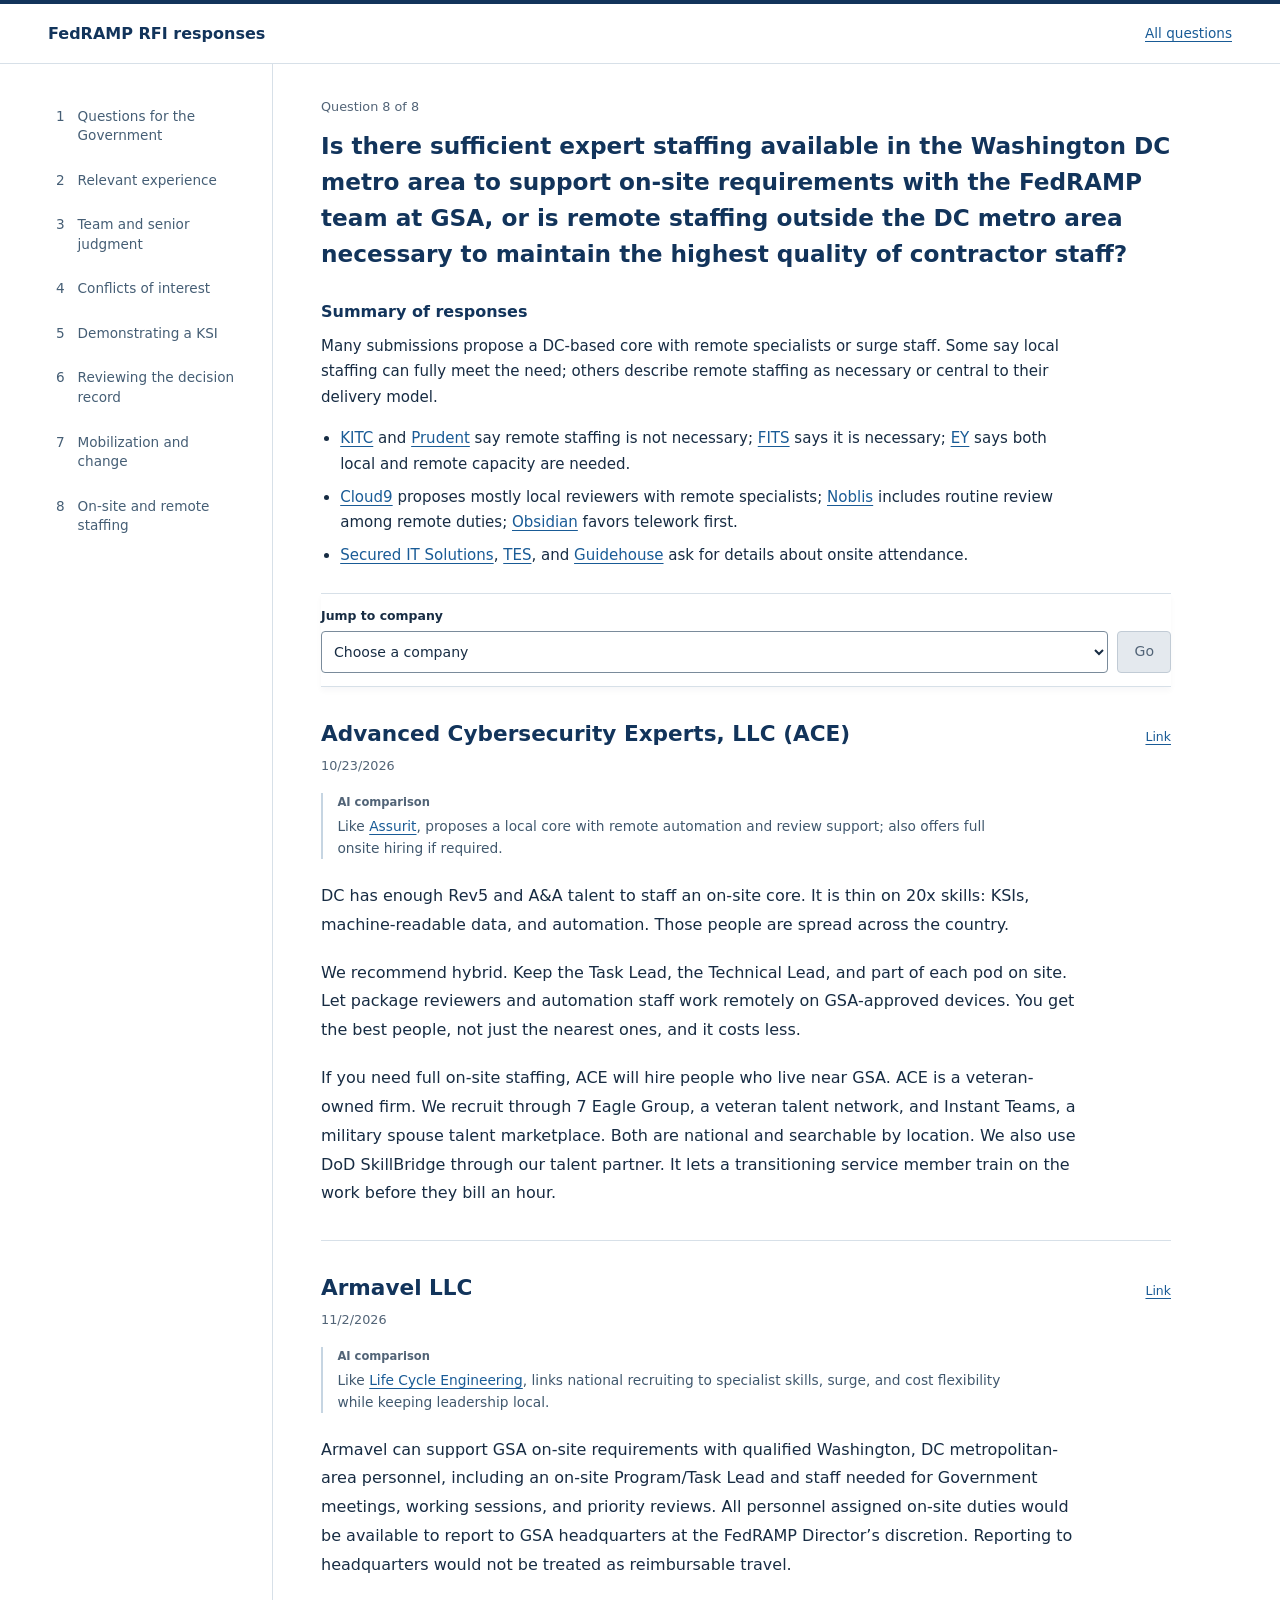
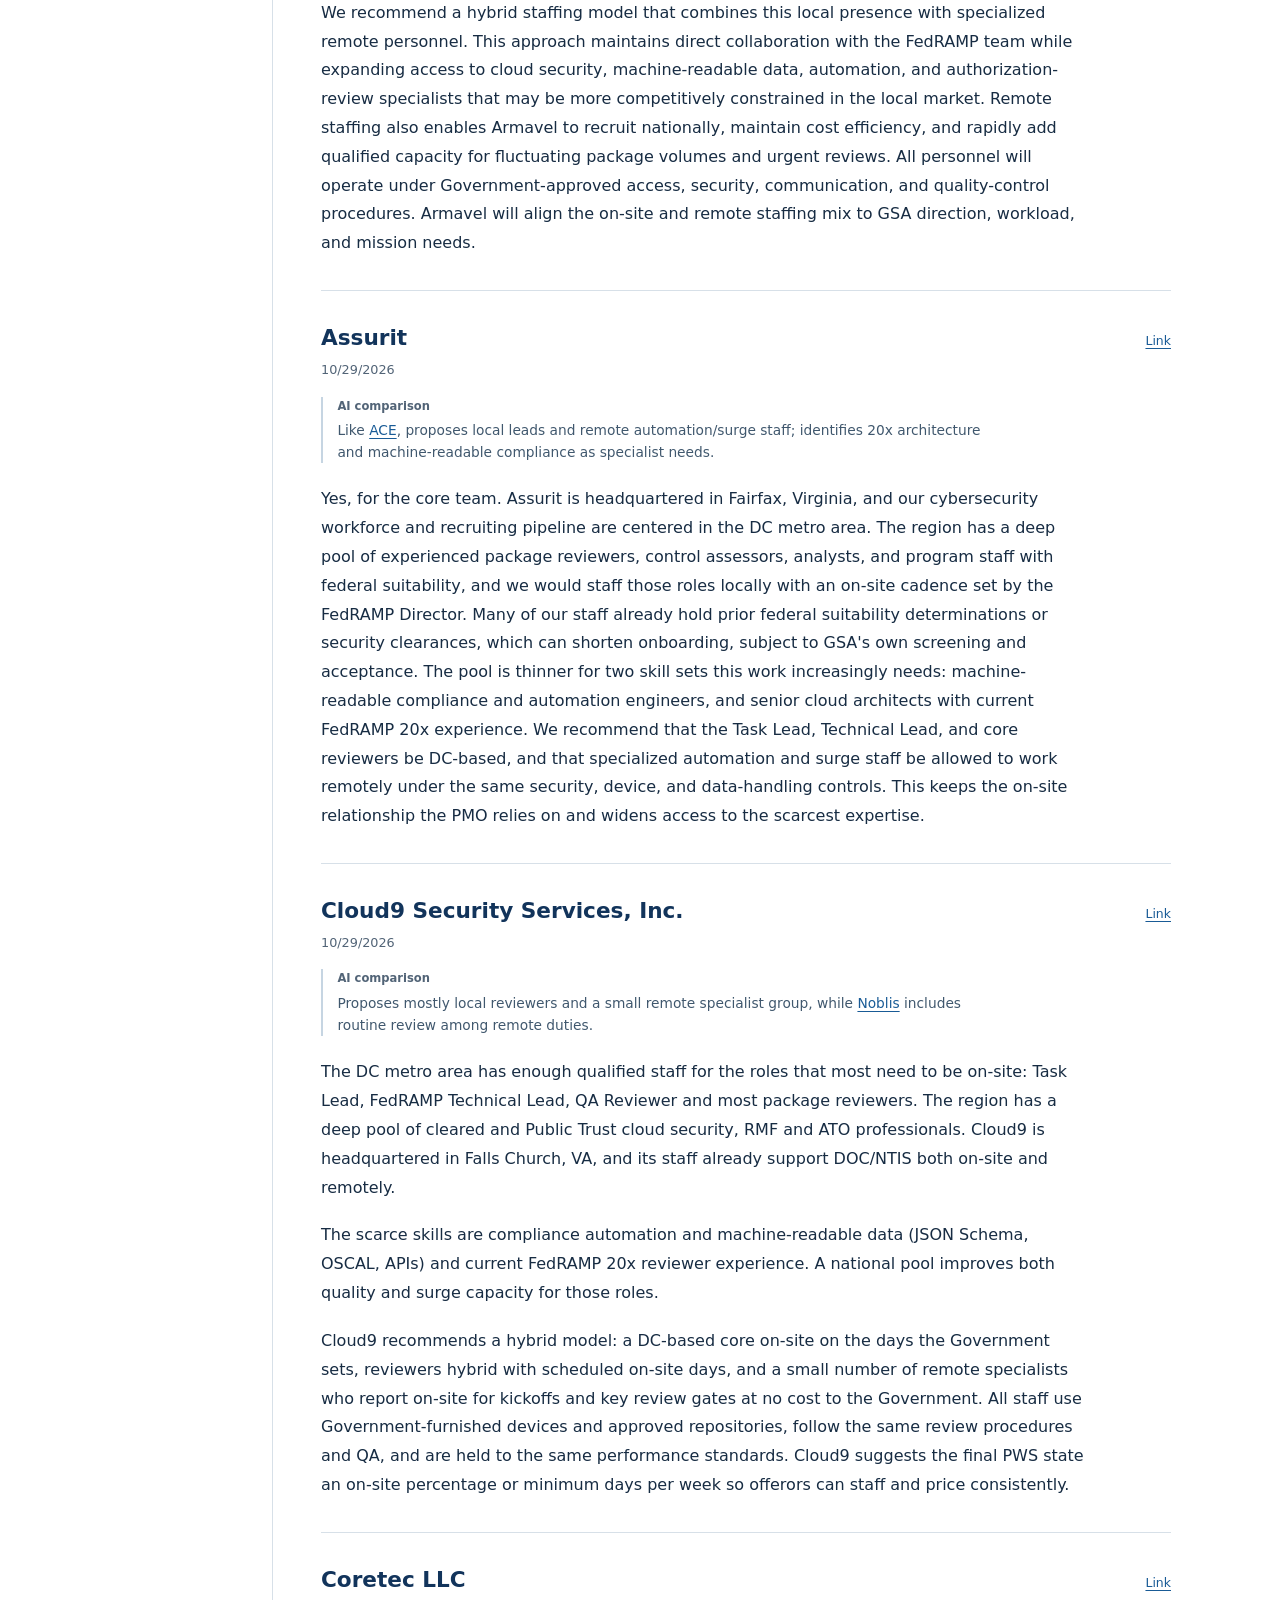
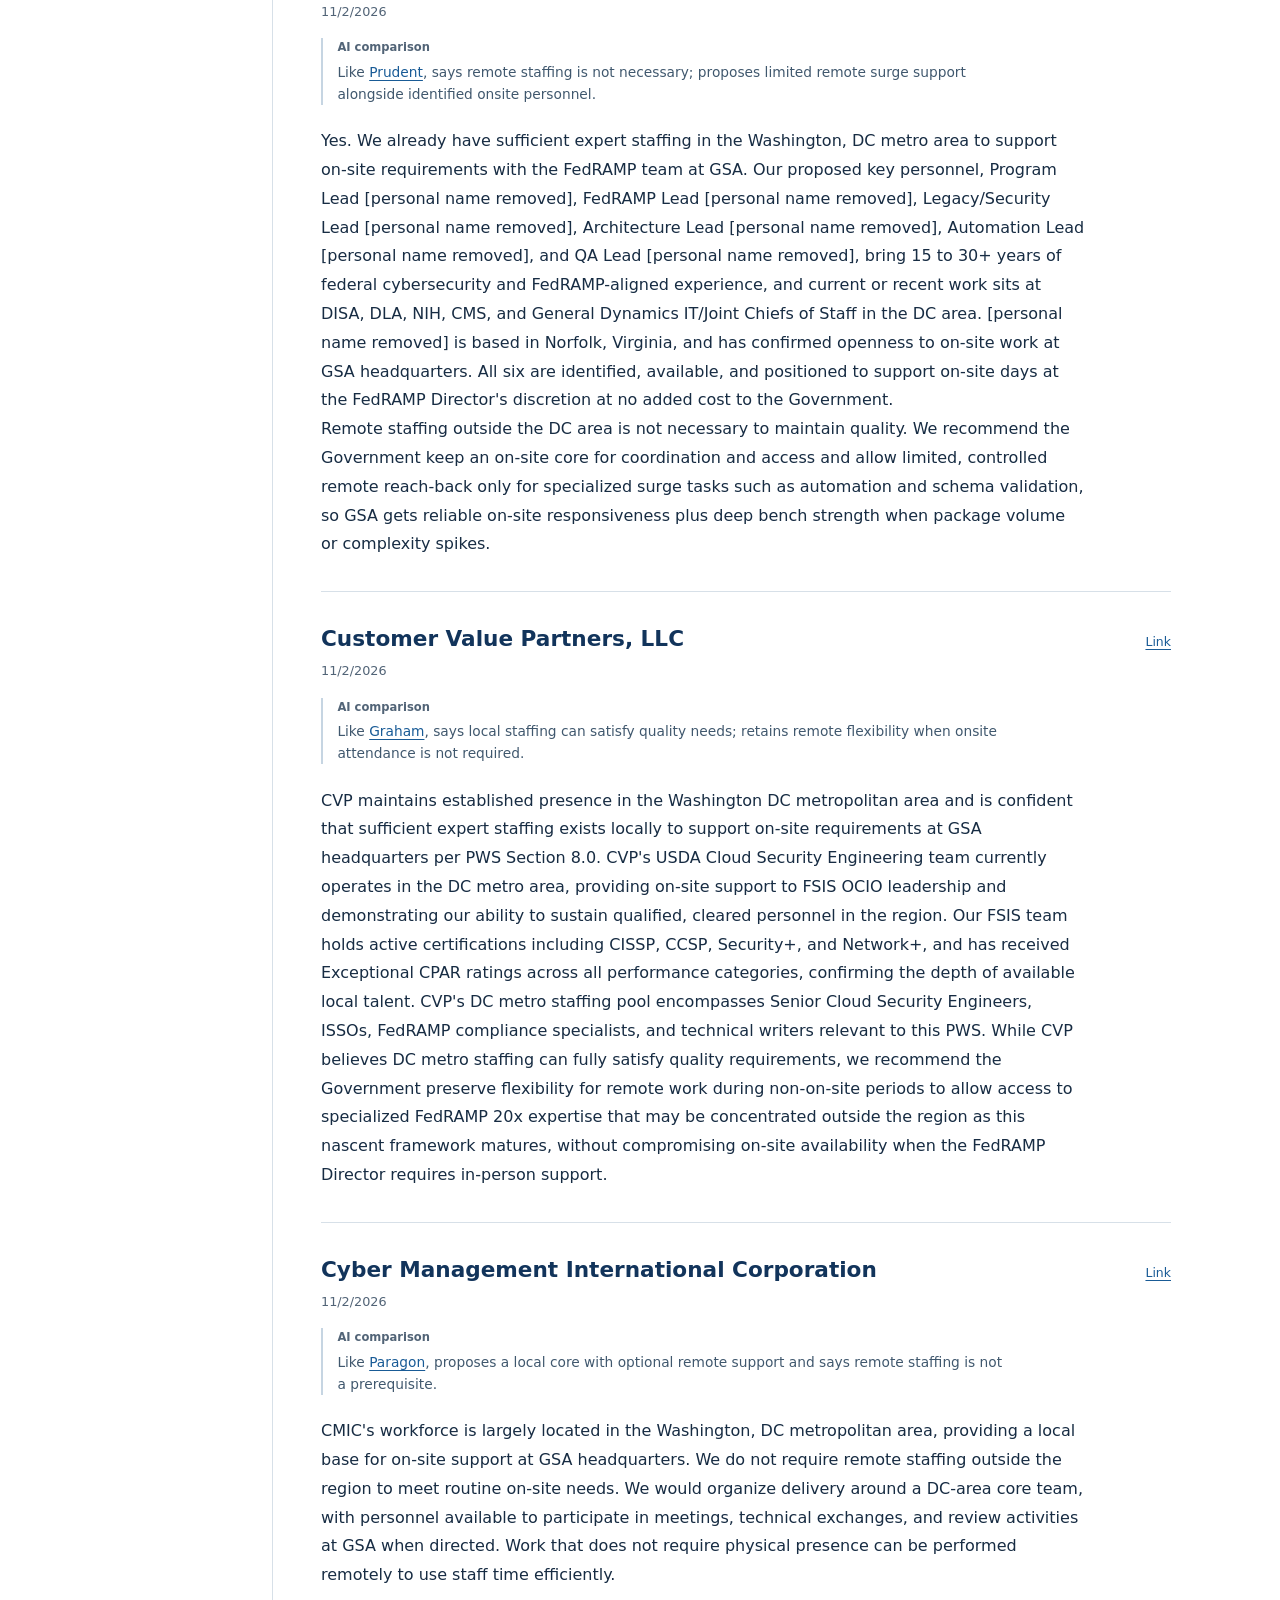
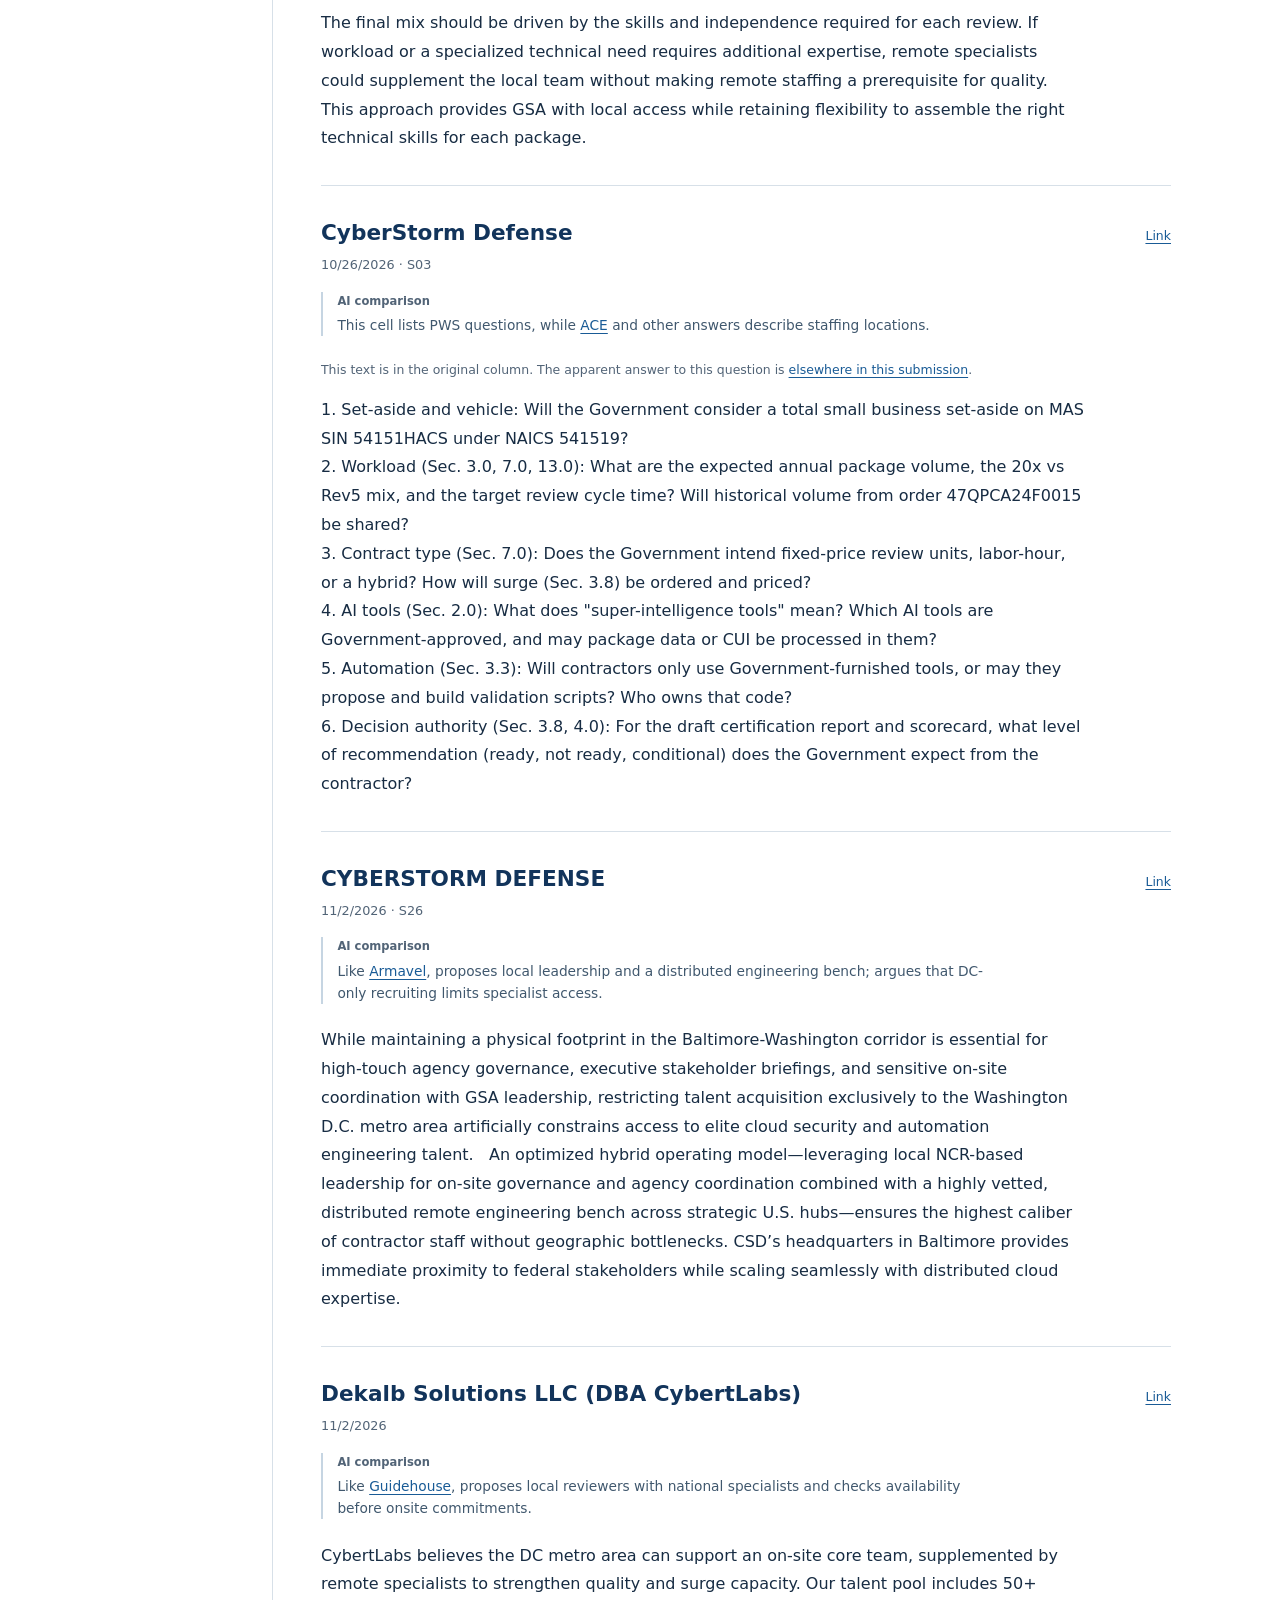
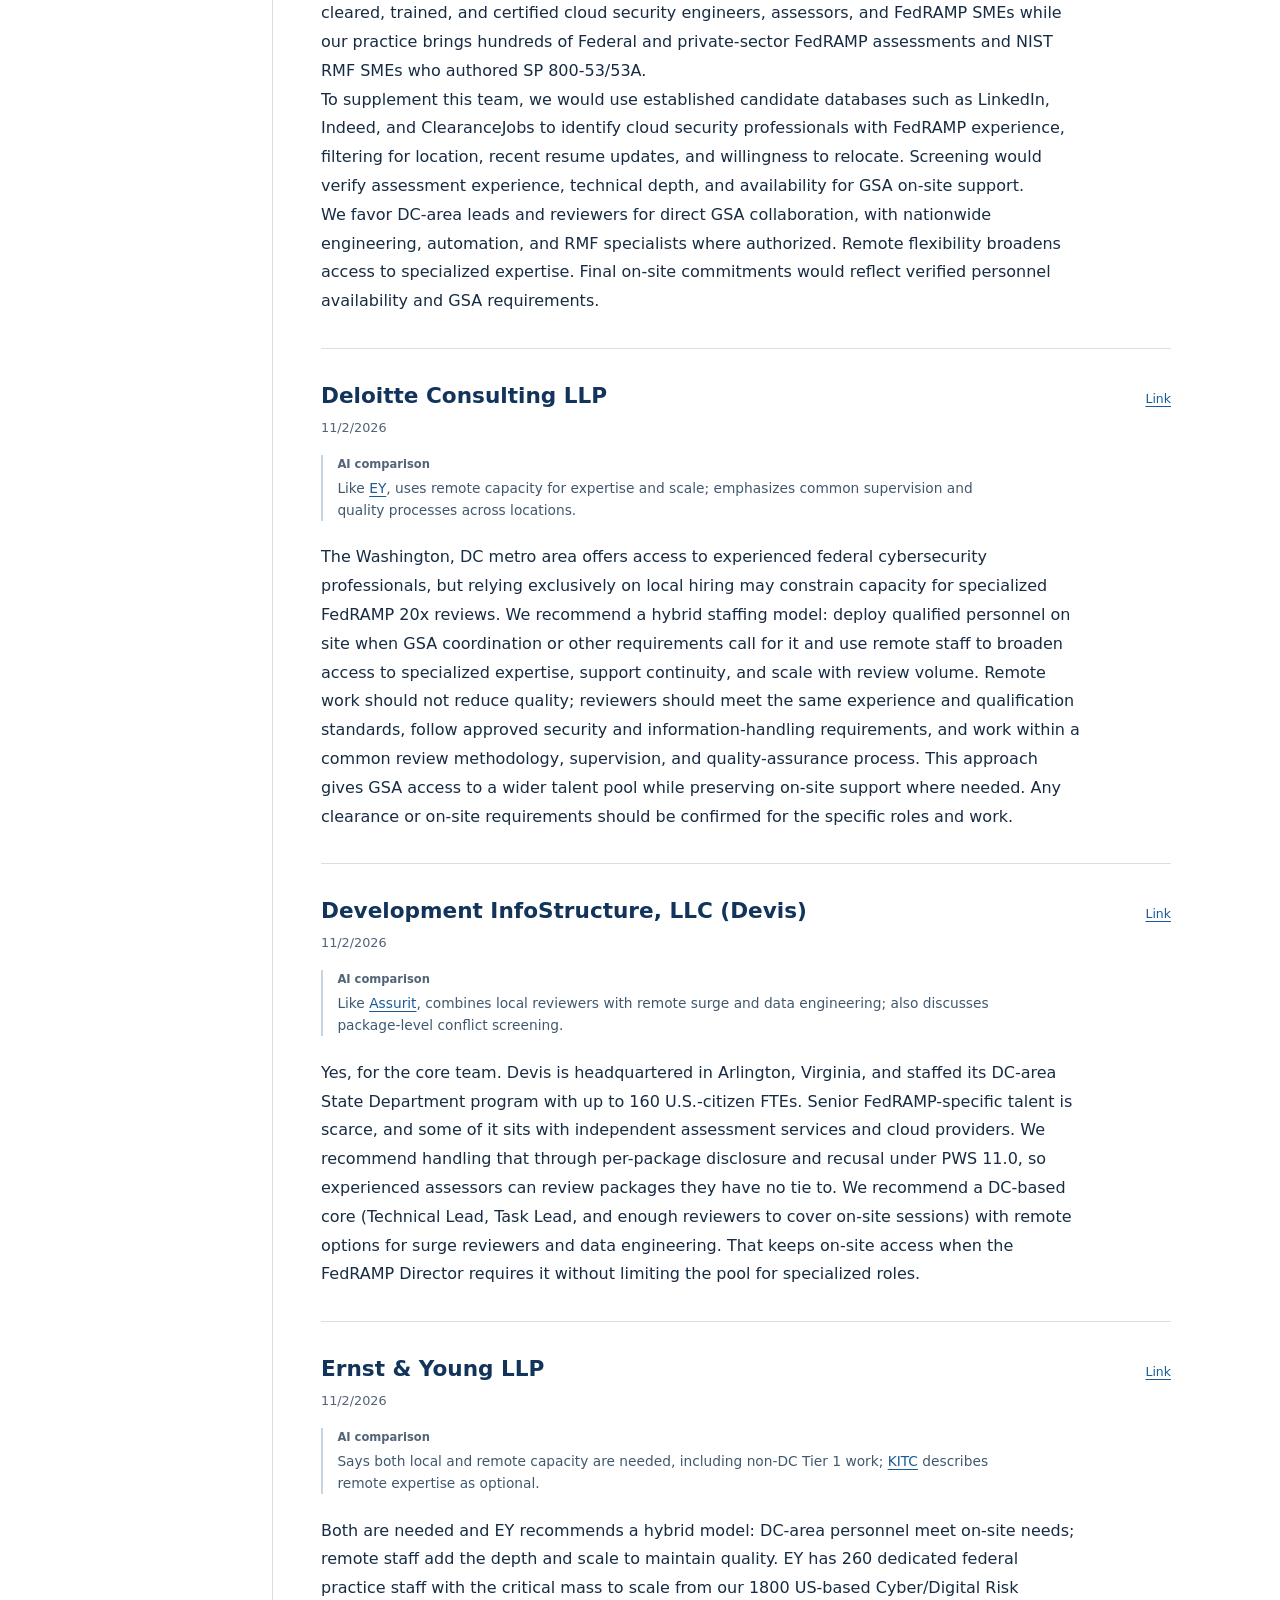
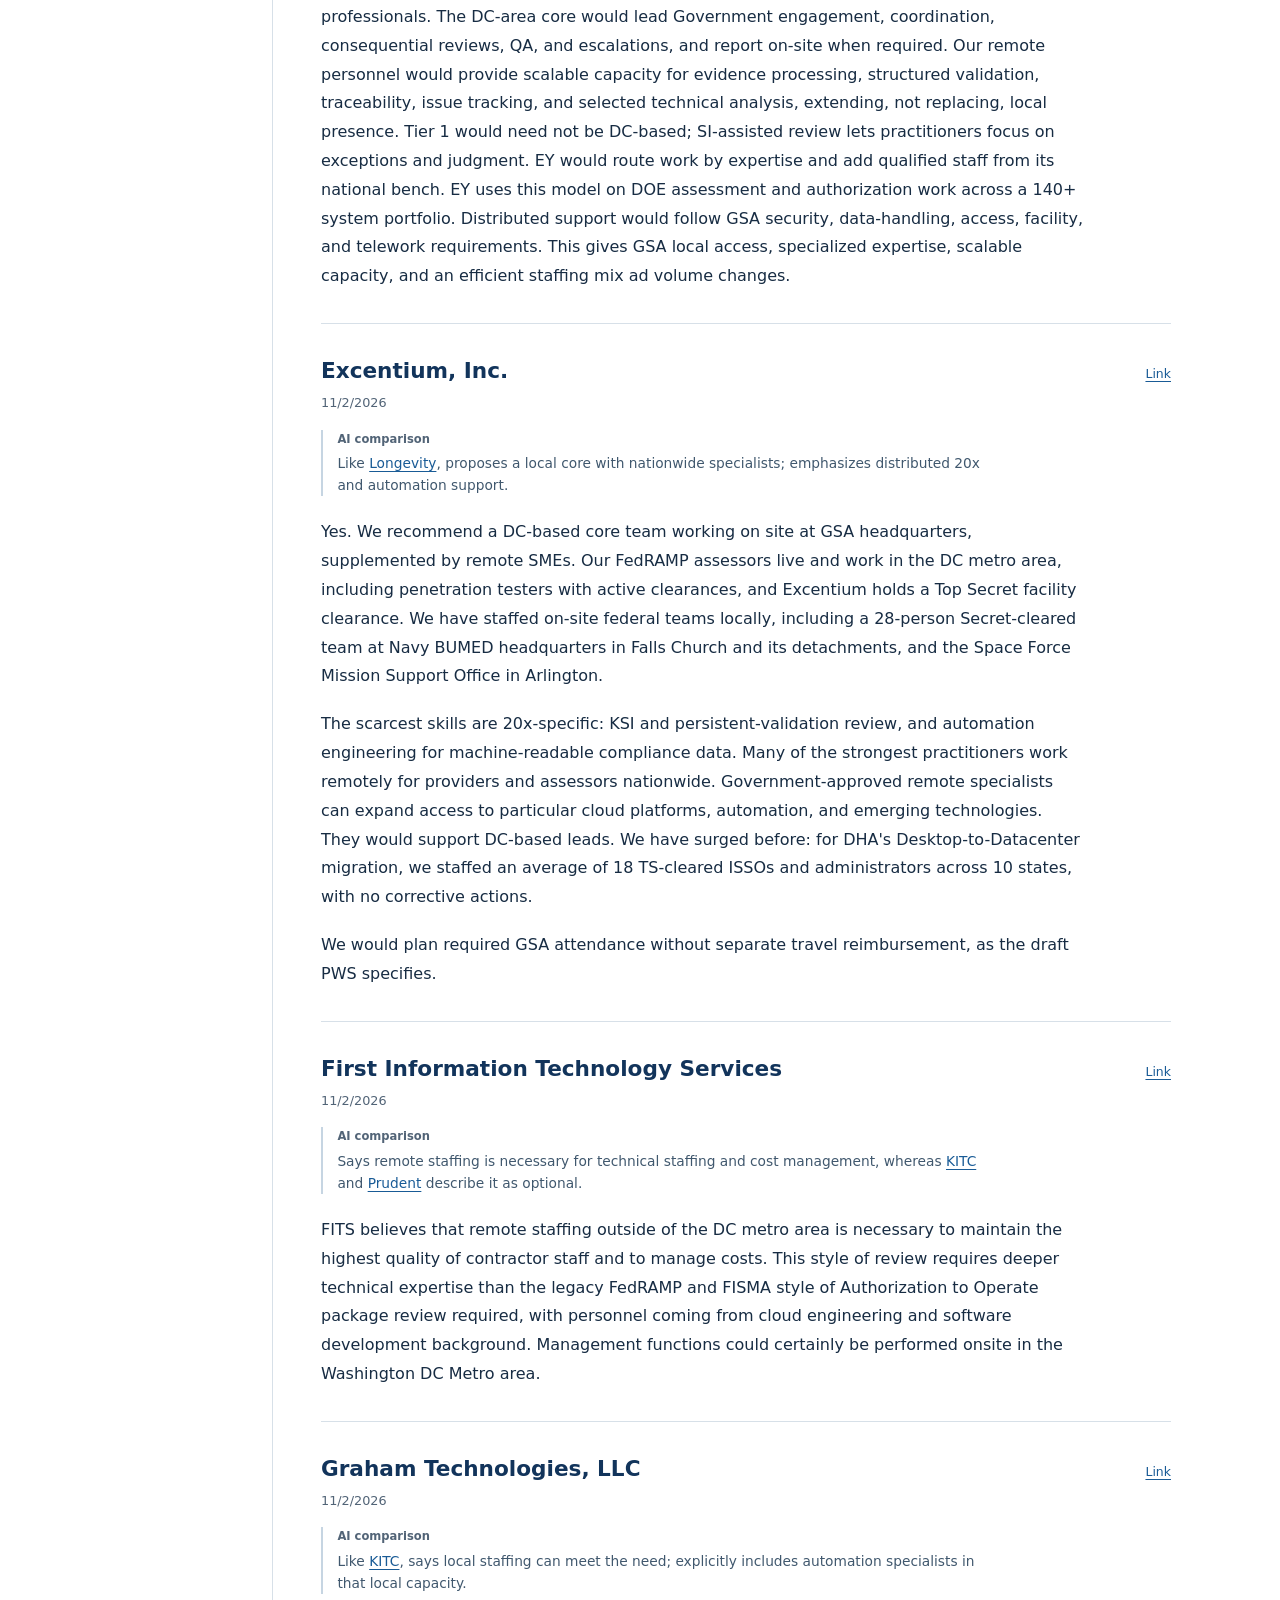
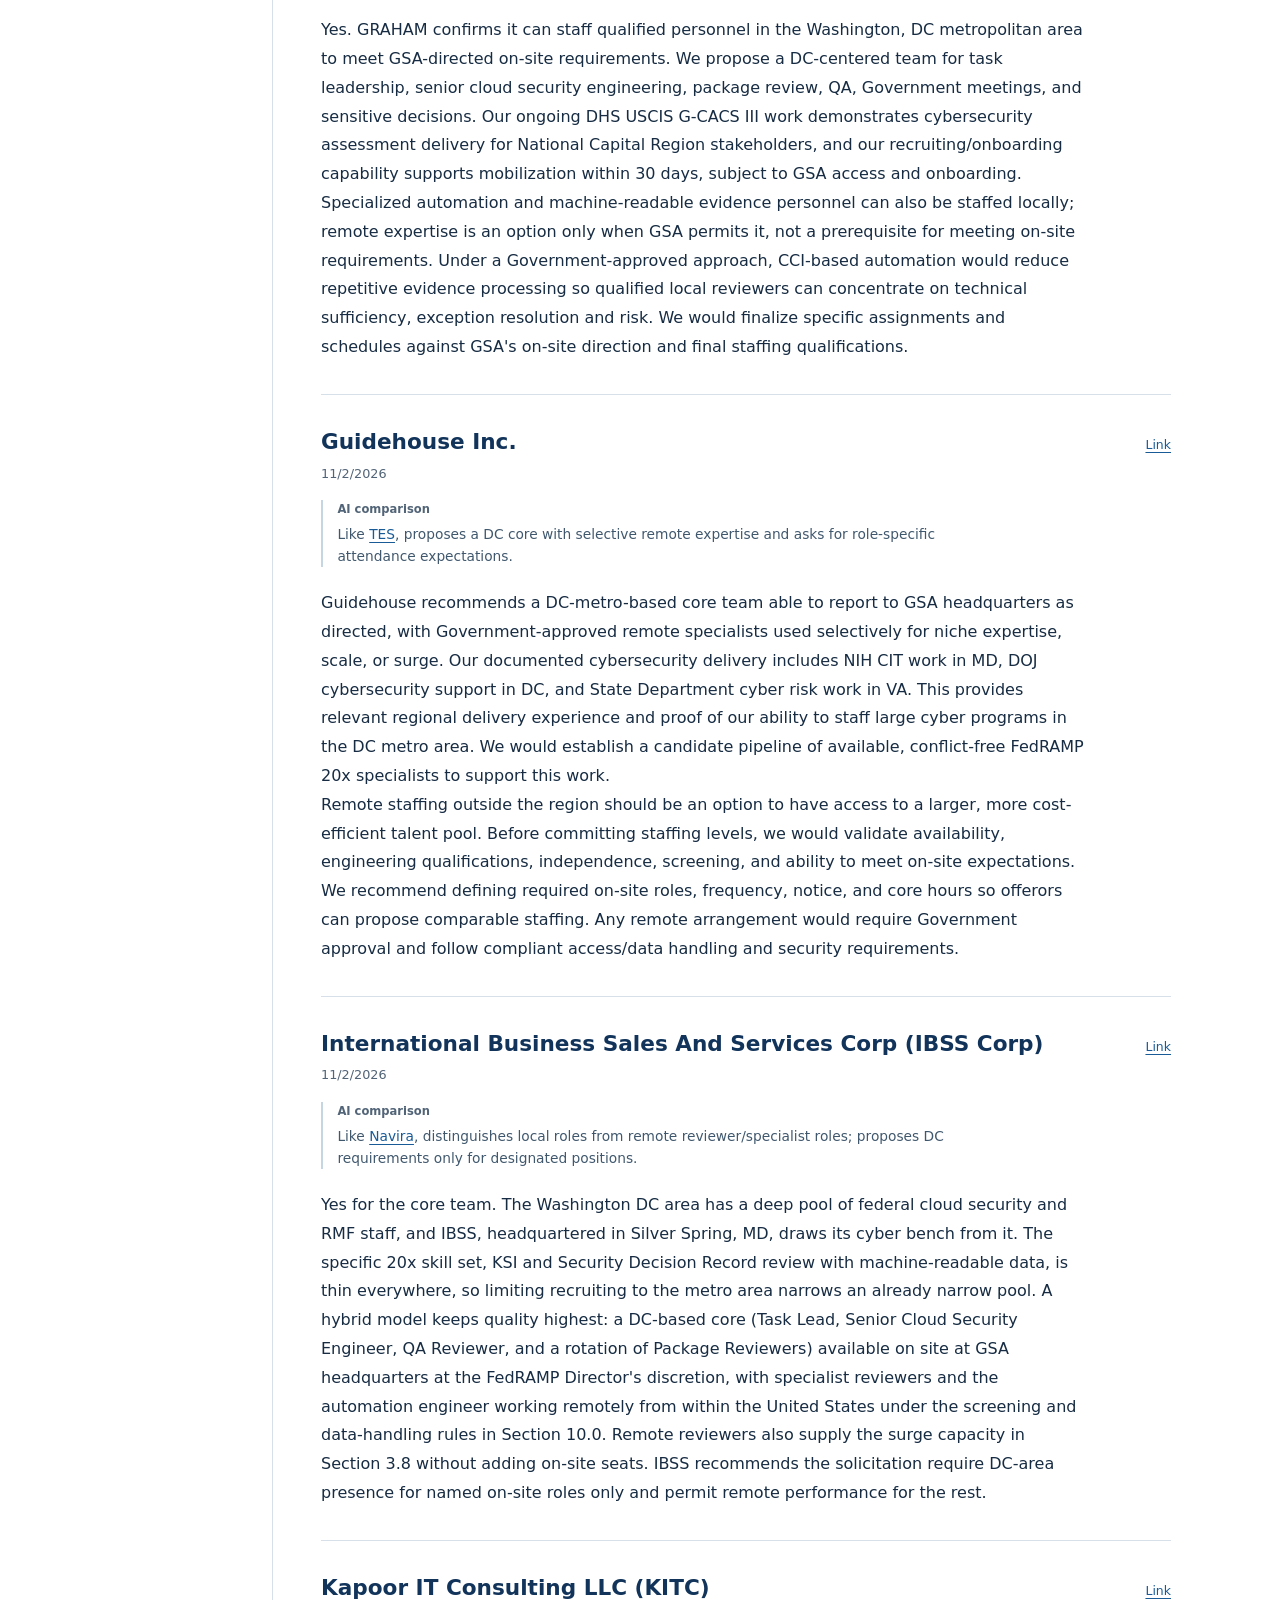
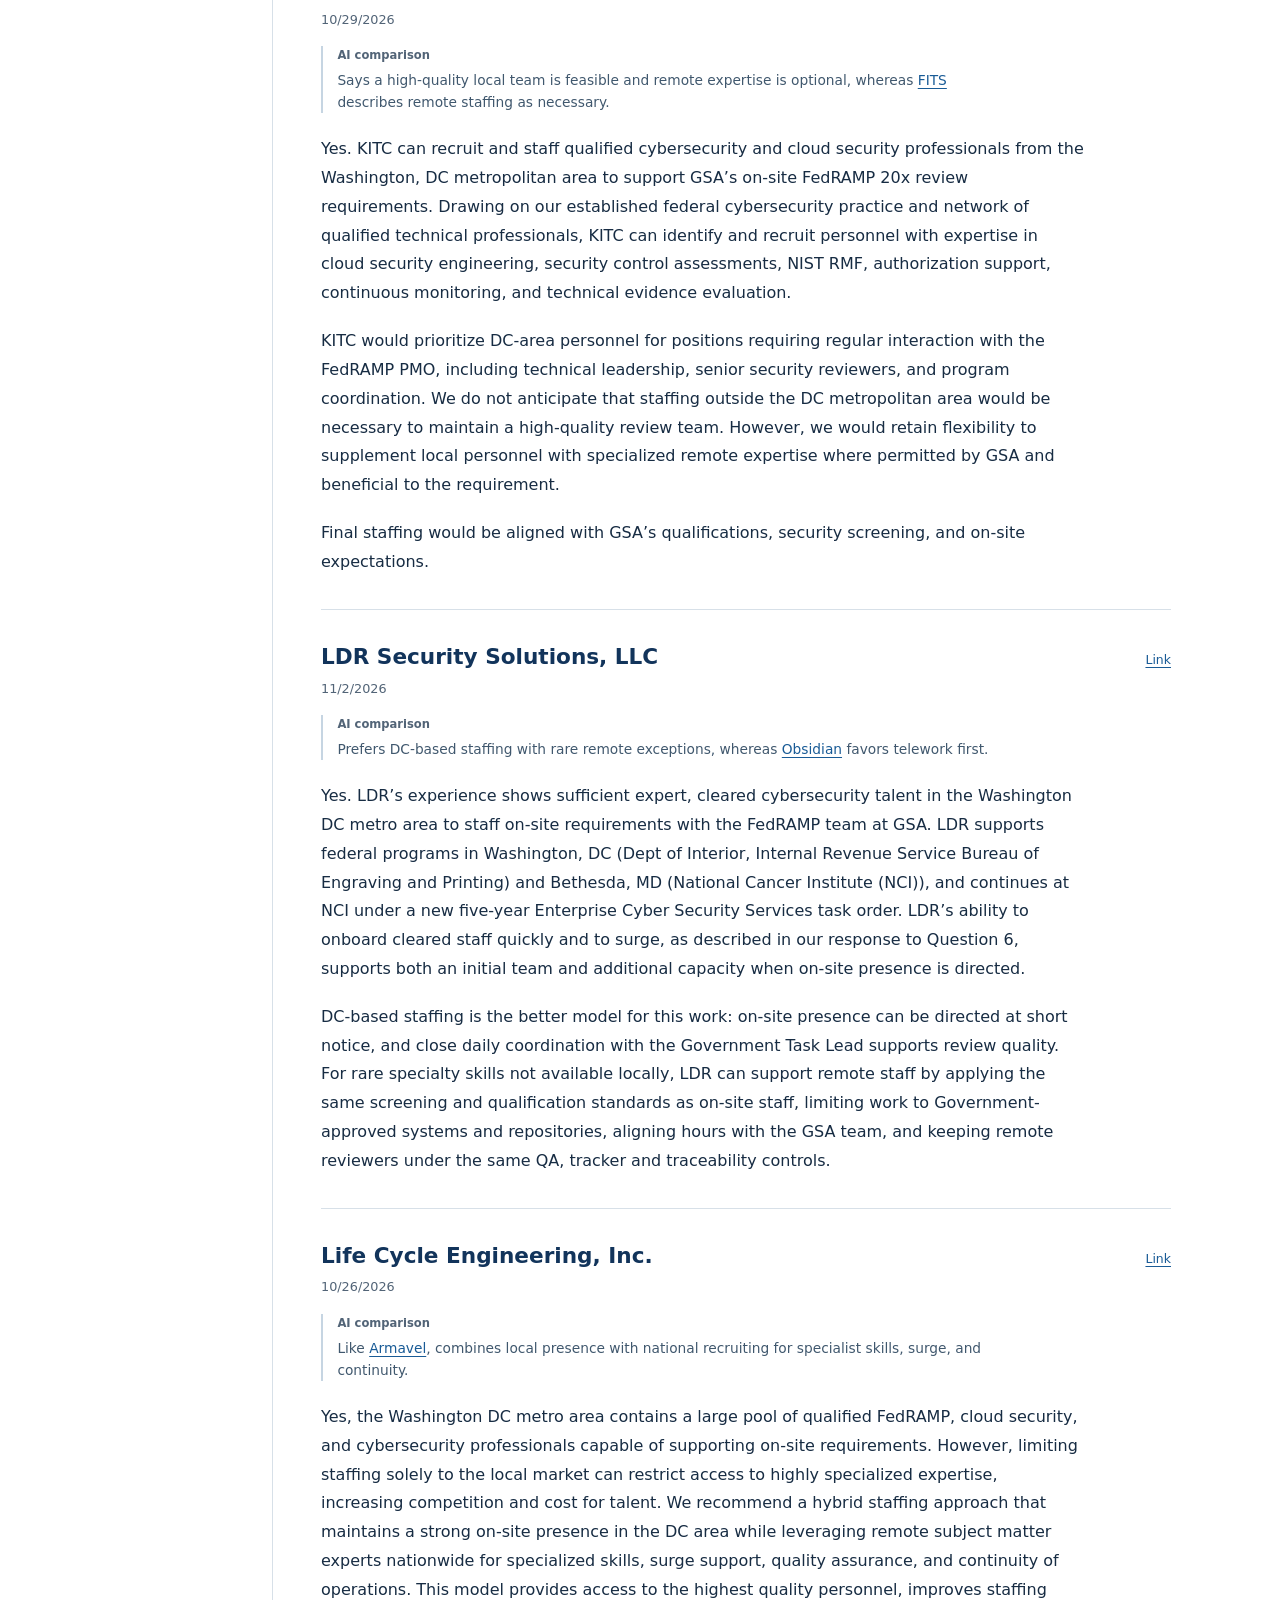
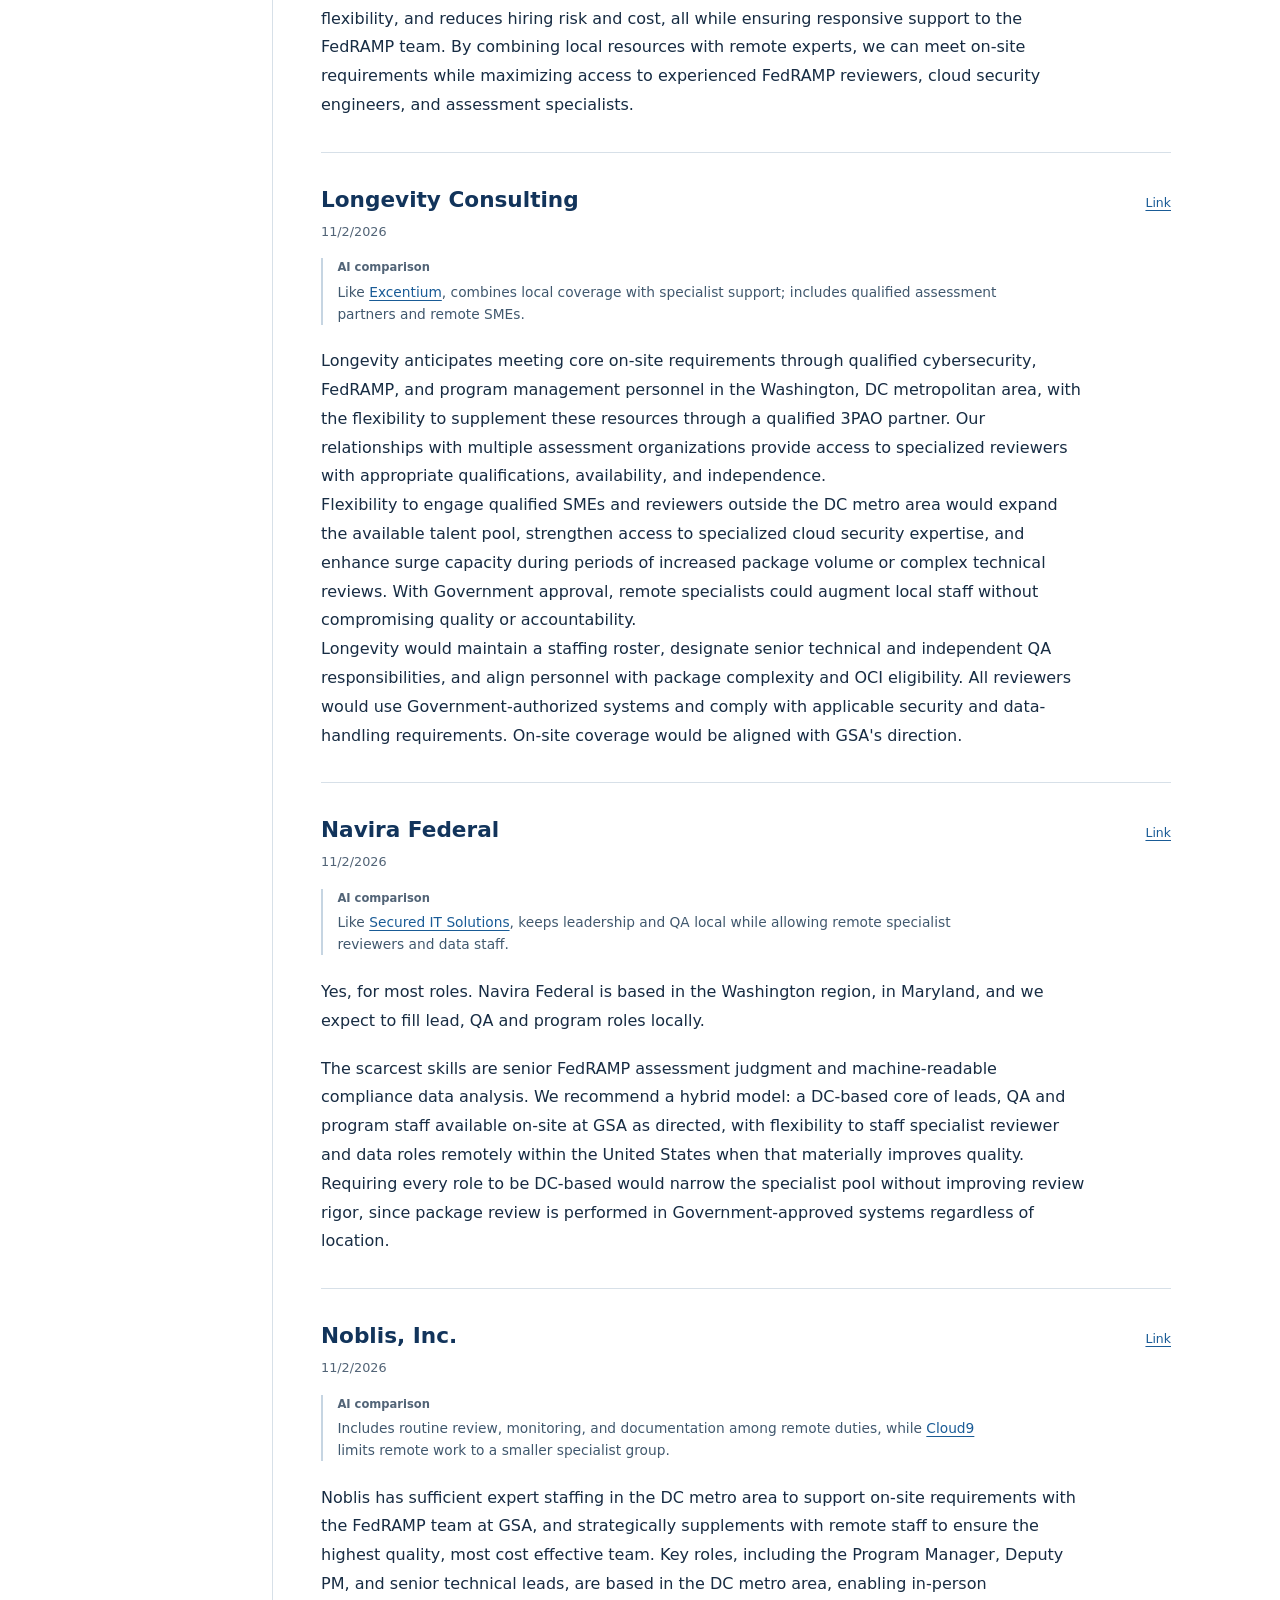
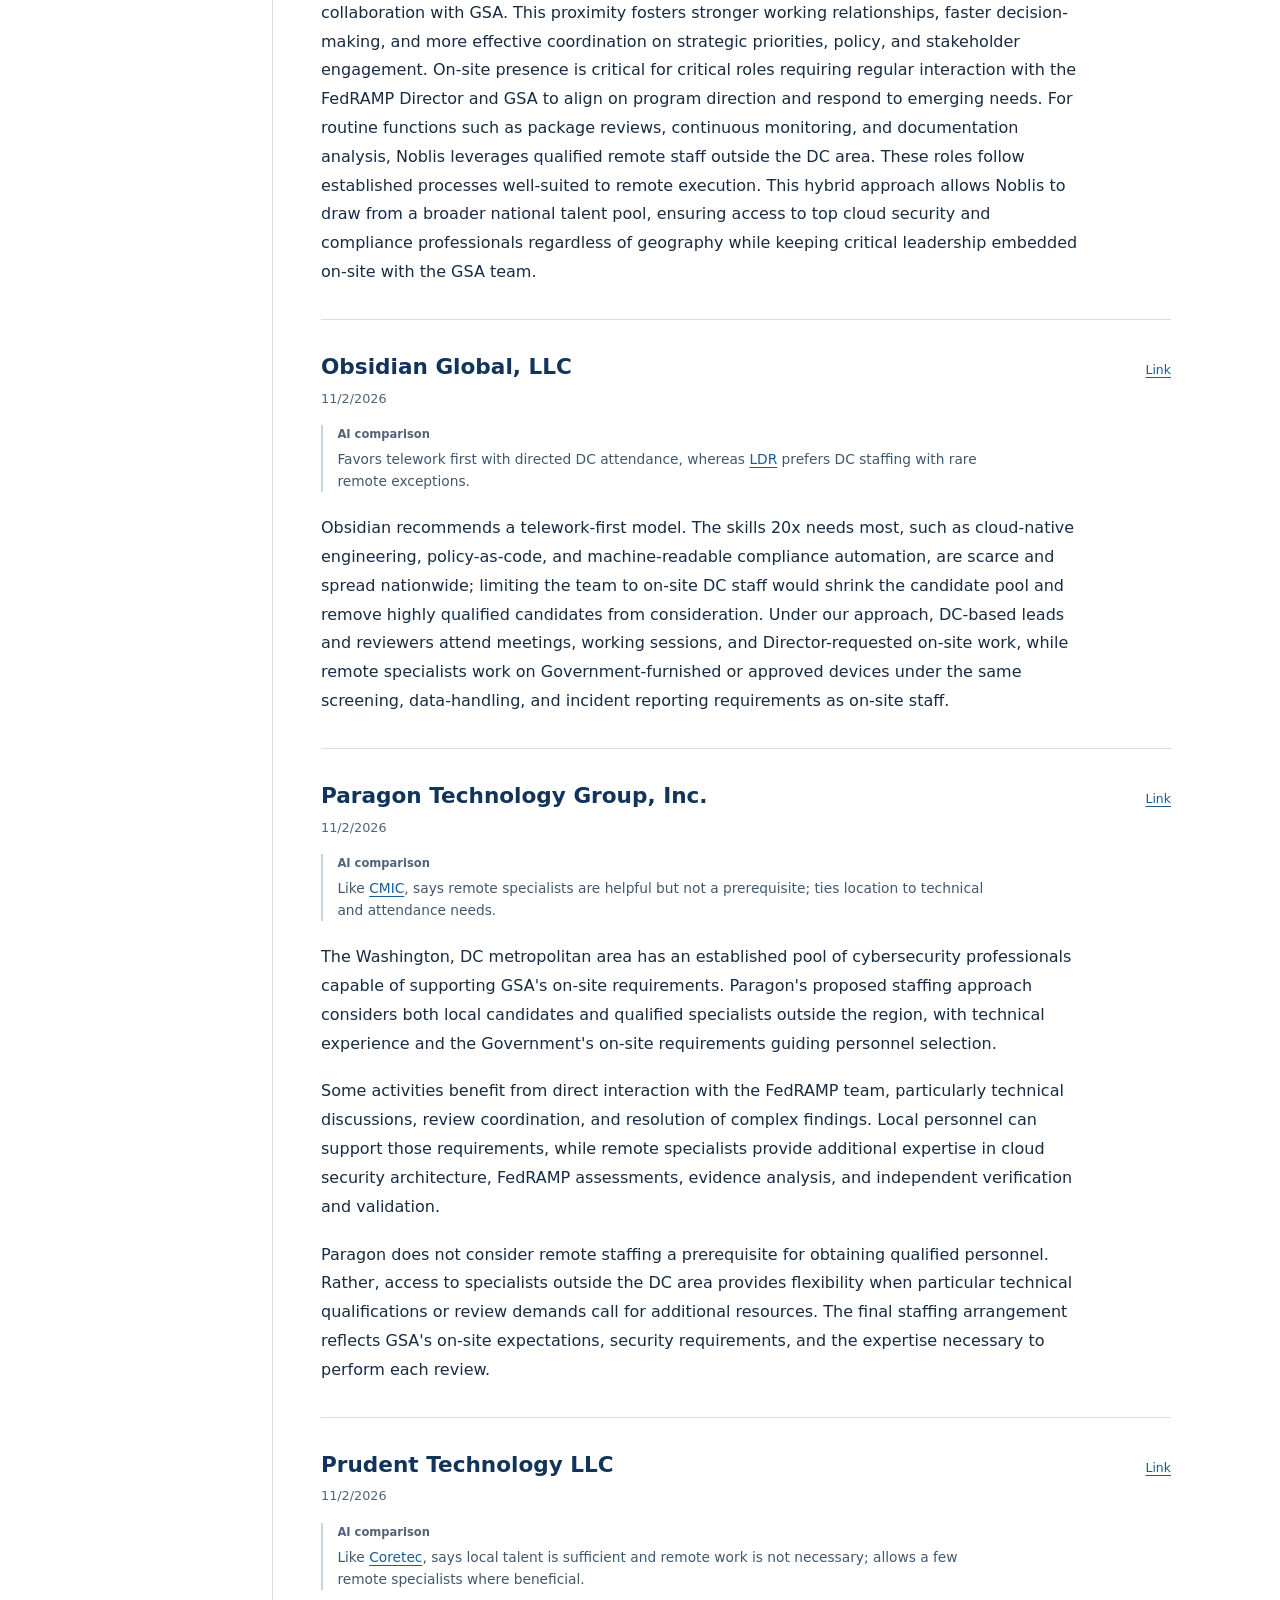
<file: questions/location/index.html>
<!doctype html>
<html lang="en"><head><meta charset="utf-8"/><meta name="viewport" content="width=device-width, initial-scale=1"/><link href="../../_app/immutable/entry/start.ChTZ7ZHg.js" rel="modulepreload">
		<link href="../../_app/immutable/chunks/BBToFOt5.js" rel="modulepreload">
		<link href="../../_app/immutable/chunks/lZwCdcE0.js" rel="modulepreload">
		<link href="../../_app/immutable/chunks/BUhtEjvl.js" rel="modulepreload">
		<link href="../../_app/immutable/chunks/pMj6cZWY.js" rel="modulepreload">
		<link href="../../_app/immutable/entry/app.DXxuijby.js" rel="modulepreload">
		<link href="../../_app/immutable/chunks/Bzak7iHL.js" rel="modulepreload">
		<link href="../../_app/immutable/chunks/DFgP4Mng.js" rel="modulepreload">
		<link href="../../_app/immutable/chunks/rM66yqVr.js" rel="modulepreload">
		<link href="../../_app/immutable/nodes/0.zCVsUTBA.js" rel="modulepreload">
		<link href="../../_app/immutable/chunks/C865iHQ4.js" rel="modulepreload">
		<link href="../../_app/immutable/chunks/C7-jfxR3.js" rel="modulepreload">
		<link href="../../_app/immutable/chunks/J_Hzr0xJ.js" rel="modulepreload">
		<link href="../../_app/immutable/nodes/4.Bs5RWxAL.js" rel="modulepreload">
		<!--12qhfyh--><meta name="robots" content="noindex,nofollow"/><meta name="description" content="Company responses organized by question, with brief AI summaries and comparisons."/><!----><!--1mimizi--><!----><title>Question 8: On-site and remote staffing · FedRAMP RFI responses</title>
		<link href="../../_app/immutable/assets/0.BzYzJsf7.css" rel="stylesheet"></head><body data-sveltekit-preload-data="hover"><div style="display: contents"><!--[--><!--[0--><!--[--><a class="skip" href="#main">Skip to content</a> <header class="masthead"><a class="brand" href="../../">FedRAMP RFI responses</a><a href="../../">All questions</a></header> <div class="shell"><aside class="rail"><nav aria-label="Questions"><!--[--><a href="../../questions/pws/"><span>1</span><span>Questions for the Government</span></a><a href="../../questions/experience/"><span>2</span><span>Relevant experience</span></a><a href="../../questions/labor/"><span>3</span><span>Team and senior judgment</span></a><a href="../../questions/conflicts/"><span>4</span><span>Conflicts of interest</span></a><a href="../../questions/ksi/"><span>5</span><span>Demonstrating a KSI</span></a><a href="../../questions/sdr/"><span>6</span><span>Reviewing the decision record</span></a><a href="../../questions/readiness/"><span>7</span><span>Mobilization and change</span></a><a href="../../questions/location/"><span>8</span><span>On-site and remote staffing</span></a><!--]--></nav></aside><main id="main" tabindex="-1"><!--[--><p class="metadata">Question 8 of 8</p> <h1 class="question-text">Is there sufficient expert staffing available in the Washington DC metro area to support on-site requirements with the FedRAMP team at GSA, or is remote staffing outside the DC metro area necessary to maintain the highest quality of contractor staff?</h1> <section id="synthesis" class="summary" aria-labelledby="summary-title"><h2 id="summary-title">Summary of responses</h2><p>Many submissions propose a DC-based core with remote specialists or surge staff. Some say local staffing can fully meet the need; others describe remote staffing as necessary or central to their delivery model.</p><!--[0--><ul><!--[--><li><!--[--><!--[-1--><!--]--><!--[0--><a href="../../questions/location/#s08-location">KITC</a><!--]--><!--[-1--> and <!--]--><!--[0--><a href="../../questions/location/#s15-location">Prudent</a><!--]--><!--[-1--> say remote staffing is not necessary; <!--]--><!--[0--><a href="../../questions/location/#s14-location">FITS</a><!--]--><!--[-1--> says it is necessary; <!--]--><!--[0--><a href="../../questions/location/#s31-location">EY</a><!--]--><!--[-1--> says both local and remote capacity are needed.<!--]--><!--]--><!----></li><li><!--[--><!--[-1--><!--]--><!--[0--><a href="../../questions/location/#s05-location">Cloud9</a><!--]--><!--[-1--> proposes mostly local reviewers with remote specialists; <!--]--><!--[0--><a href="../../questions/location/#s13-location">Noblis</a><!--]--><!--[-1--> includes routine review among remote duties; <!--]--><!--[0--><a href="../../questions/location/#s35-location">Obsidian</a><!--]--><!--[-1--> favors telework first.<!--]--><!--]--><!----></li><li><!--[--><!--[-1--><!--]--><!--[0--><a href="../../questions/location/#s04-location">Secured IT Solutions</a><!--]--><!--[-1-->, <!--]--><!--[0--><a href="../../questions/location/#s09-location">TES</a><!--]--><!--[-1-->, and <!--]--><!--[0--><a href="../../questions/location/#s29-location">Guidehouse</a><!--]--><!--[-1--> ask for details about onsite attendance.<!--]--><!--]--><!----></li><!--]--></ul><!--]--></section> <form class="company-jump"><label for="company">Jump to company</label><div><select id="company"><option value="" selected="">Choose a company</option><!--[--><option value="s01-location">Advanced Cybersecurity Experts, LLC (ACE)</option><option value="s28-location">Armavel LLC</option><option value="s07-location">Assurit</option><option value="s05-location">Cloud9 Security Services, Inc.</option><option value="s11-location">Coretec LLC</option><option value="s23-location">Customer Value Partners, LLC</option><option value="s32-location">Cyber Management International Corporation</option><option value="s03-location">CyberStorm Defense — 10/26/2026 · S03</option><option value="s26-location">CYBERSTORM DEFENSE — 11/2/2026 · S26</option><option value="s19-location">Dekalb Solutions LLC (DBA CybertLabs)</option><option value="s30-location">Deloitte Consulting LLP</option><option value="s34-location">Development InfoStructure, LLC (Devis)</option><option value="s31-location">Ernst &amp; Young LLP</option><option value="s16-location">Excentium, Inc.</option><option value="s14-location">First Information Technology Services</option><option value="s20-location">Graham Technologies, LLC</option><option value="s29-location">Guidehouse Inc.</option><option value="s22-location">International Business Sales And Services Corp (IBSS Corp)</option><option value="s08-location">Kapoor IT Consulting LLC (KITC)</option><option value="s27-location">LDR Security Solutions, LLC</option><option value="s02-location">Life Cycle Engineering, Inc.</option><option value="s12-location">Longevity Consulting</option><option value="s18-location">Navira Federal</option><option value="s13-location">Noblis, Inc.</option><option value="s35-location">Obsidian Global, LLC</option><option value="s24-location">Paragon Technology Group, Inc.</option><option value="s15-location">Prudent Technology LLC</option><option value="s25-location">Quzara LLC</option><option value="s21-location">RADIX International Consulting LLC</option><option value="s04-location">Secured IT Solutions</option><option value="s06-location">Softthink Solutions Inc</option><option value="s33-location">Stondoh Secure Digital Solutions</option><option value="s09-location">The Enterprise Security Consultants, LLC (dba TES Consultants)</option><option value="s10-location">Vertekal LLC</option><option value="s17-location">Wits Solutions Inc</option><!--]--></select><button type="submit" disabled="">Go</button></div></form> <noscript><nav class="company-list" aria-label="Companies"><!--[--><a href="#s01-location">Advanced Cybersecurity Experts, LLC (ACE)</a><a href="#s28-location">Armavel LLC</a><a href="#s07-location">Assurit</a><a href="#s05-location">Cloud9 Security Services, Inc.</a><a href="#s11-location">Coretec LLC</a><a href="#s23-location">Customer Value Partners, LLC</a><a href="#s32-location">Cyber Management International Corporation</a><a href="#s03-location">CyberStorm Defense (10/26/2026, S03)</a><a href="#s26-location">CYBERSTORM DEFENSE (11/2/2026, S26)</a><a href="#s19-location">Dekalb Solutions LLC (DBA CybertLabs)</a><a href="#s30-location">Deloitte Consulting LLP</a><a href="#s34-location">Development InfoStructure, LLC (Devis)</a><a href="#s31-location">Ernst &amp; Young LLP</a><a href="#s16-location">Excentium, Inc.</a><a href="#s14-location">First Information Technology Services</a><a href="#s20-location">Graham Technologies, LLC</a><a href="#s29-location">Guidehouse Inc.</a><a href="#s22-location">International Business Sales And Services Corp (IBSS Corp)</a><a href="#s08-location">Kapoor IT Consulting LLC (KITC)</a><a href="#s27-location">LDR Security Solutions, LLC</a><a href="#s02-location">Life Cycle Engineering, Inc.</a><a href="#s12-location">Longevity Consulting</a><a href="#s18-location">Navira Federal</a><a href="#s13-location">Noblis, Inc.</a><a href="#s35-location">Obsidian Global, LLC</a><a href="#s24-location">Paragon Technology Group, Inc.</a><a href="#s15-location">Prudent Technology LLC</a><a href="#s25-location">Quzara LLC</a><a href="#s21-location">RADIX International Consulting LLC</a><a href="#s04-location">Secured IT Solutions</a><a href="#s06-location">Softthink Solutions Inc</a><a href="#s33-location">Stondoh Secure Digital Solutions</a><a href="#s09-location">The Enterprise Security Consultants, LLC (dba TES Consultants)</a><a href="#s10-location">Vertekal LLC</a><a href="#s17-location">Wits Solutions Inc</a><!--]--></nav></noscript> <section id="answers" aria-label="Company responses"><!--[--><article class="answer" id="s01-location" tabindex="-1"><div class="answer-heading"><h2>Advanced Cybersecurity Experts, LLC (ACE)</h2><a class="permalink" href="../../questions/location/#s01-location" aria-label="Link to Advanced Cybersecurity Experts, LLC (ACE) submission s01">Link</a></div><p class="metadata">10/23/2026</p><p class="comparison"><span class="comparison-label">AI comparison</span><!--[--><!--[-1-->Like <!--]--><!--[0--><a href="../../questions/location/#s07-location">Assurit</a><!--]--><!--[-1-->, proposes a local core with remote automation and review support; also offers full onsite hiring if required.<!--]--><!--]--><!----></p> <!--[-1--><!--]--> <!--[-1--><!--]--> <div class="source-body" id="s01-location-source"><!--[--><p class="source-paragraph" id="s01-location-p1"><!--[--><!--[-1-->DC has enough Rev5 and A&amp;A talent to staff an on-site core. It is thin on 20x skills: KSIs, machine-readable data, and automation. Those people are spread across the country.<!--]--><!--]--><!----></p><p class="source-paragraph" id="s01-location-p2"><!--[--><!--[-1-->We recommend hybrid. Keep the Task Lead, the Technical Lead, and part of each pod on site. Let package reviewers and automation staff work remotely on GSA-approved devices. You get the best people, not just the nearest ones, and it costs less.<!--]--><!--]--><!----></p><p class="source-paragraph" id="s01-location-p3"><!--[--><!--[-1-->If you need full on-site staffing, ACE will hire people who live near GSA. ACE is a veteran-owned firm. We recruit through 7 Eagle Group, a veteran talent network, and Instant Teams, a military spouse talent marketplace. Both are national and searchable by location. We also use DoD SkillBridge through our talent partner. It lets a transitioning service member train on the work before they bill an hour.<!--]--><!--]--><!----></p><!--]--></div></article><article class="answer" id="s28-location" tabindex="-1"><div class="answer-heading"><h2>Armavel LLC</h2><a class="permalink" href="../../questions/location/#s28-location" aria-label="Link to Armavel LLC submission s28">Link</a></div><p class="metadata">11/2/2026</p><p class="comparison"><span class="comparison-label">AI comparison</span><!--[--><!--[-1-->Like <!--]--><!--[0--><a href="../../questions/location/#s02-location">Life Cycle Engineering</a><!--]--><!--[-1-->, links national recruiting to specialist skills, surge, and cost flexibility while keeping leadership local.<!--]--><!--]--><!----></p> <!--[-1--><!--]--> <!--[-1--><!--]--> <div class="source-body" id="s28-location-source"><!--[--><p class="source-paragraph" id="s28-location-p1"><!--[--><!--[-1-->Armavel can support GSA on-site requirements with qualified Washington, DC metropolitan-area personnel, including an on-site Program/Task Lead and staff needed for Government meetings, working sessions, and priority reviews. All personnel assigned on-site duties would be available to report to GSA headquarters at the FedRAMP Director’s discretion. Reporting to headquarters would not be treated as reimbursable travel.<!--]--><!--]--><!----></p><p class="source-paragraph" id="s28-location-p2"><!--[--><!--[-1-->We recommend a hybrid staffing model that combines this local presence with specialized remote personnel. This approach maintains direct collaboration with the FedRAMP team while expanding access to cloud security, machine-readable data, automation, and authorization-review specialists that may be more competitively constrained in the local market. Remote staffing also enables Armavel to recruit nationally, maintain cost efficiency, and rapidly add qualified capacity for fluctuating package volumes and urgent reviews. All personnel will operate under Government-approved access, security, communication, and quality-control procedures. Armavel will align the on-site and remote staffing mix to GSA direction, workload, and mission needs.
<!--]--><!--]--><!----></p><!--]--></div></article><article class="answer" id="s07-location" tabindex="-1"><div class="answer-heading"><h2>Assurit</h2><a class="permalink" href="../../questions/location/#s07-location" aria-label="Link to Assurit submission s07">Link</a></div><p class="metadata">10/29/2026</p><p class="comparison"><span class="comparison-label">AI comparison</span><!--[--><!--[-1-->Like <!--]--><!--[0--><a href="../../questions/location/#s01-location">ACE</a><!--]--><!--[-1-->, proposes local leads and remote automation/surge staff; identifies 20x architecture and machine-readable compliance as specialist needs.<!--]--><!--]--><!----></p> <!--[-1--><!--]--> <!--[-1--><!--]--> <div class="source-body" id="s07-location-source"><!--[--><p class="source-paragraph" id="s07-location-p1"><!--[--><!--[-1-->Yes, for the core team. Assurit is headquartered in Fairfax, Virginia, and our cybersecurity workforce and recruiting pipeline are centered in the DC metro area. The region has a deep pool of experienced package reviewers, control assessors, analysts, and program staff with federal suitability, and we would staff those roles locally with an on-site cadence set by the FedRAMP Director. Many of our staff already hold prior federal suitability determinations or security clearances, which can shorten onboarding, subject to GSA's own screening and acceptance. The pool is thinner for two skill sets this work increasingly needs: machine-readable compliance and automation engineers, and senior cloud architects with current FedRAMP 20x experience. We recommend that the Task Lead, Technical Lead, and core reviewers be DC-based, and that specialized automation and surge staff be allowed to work remotely under the same security, device, and data-handling controls. This keeps the on-site relationship the PMO relies on and widens access to the scarcest expertise.<!--]--><!--]--><!----></p><!--]--></div></article><article class="answer" id="s05-location" tabindex="-1"><div class="answer-heading"><h2>Cloud9 Security Services, Inc.</h2><a class="permalink" href="../../questions/location/#s05-location" aria-label="Link to Cloud9 Security Services, Inc. submission s05">Link</a></div><p class="metadata">10/29/2026</p><p class="comparison"><span class="comparison-label">AI comparison</span><!--[--><!--[-1-->Proposes mostly local reviewers and a small remote specialist group, while <!--]--><!--[0--><a href="../../questions/location/#s13-location">Noblis</a><!--]--><!--[-1--> includes routine review among remote duties.<!--]--><!--]--><!----></p> <!--[-1--><!--]--> <!--[-1--><!--]--> <div class="source-body" id="s05-location-source"><!--[--><p class="source-paragraph" id="s05-location-p1"><!--[--><!--[-1-->The DC metro area has enough qualified staff for the roles that most need to be on-site: Task Lead, FedRAMP Technical Lead, QA Reviewer and most package reviewers. The region has a deep pool of cleared and Public Trust cloud security, RMF and ATO professionals. Cloud9 is headquartered in Falls Church, VA, and its staff already support DOC/NTIS both on-site and remotely.<!--]--><!--]--><!----></p><p class="source-paragraph" id="s05-location-p2"><!--[--><!--[-1-->The scarce skills are compliance automation and machine-readable data (JSON Schema, OSCAL, APIs) and current FedRAMP 20x reviewer experience. A national pool improves both quality and surge capacity for those roles.<!--]--><!--]--><!----></p><p class="source-paragraph" id="s05-location-p3"><!--[--><!--[-1-->Cloud9 recommends a hybrid model: a DC-based core on-site on the days the Government sets, reviewers hybrid with scheduled on-site days, and a small number of remote specialists who report on-site for kickoffs and key review gates at no cost to the Government. All staff use Government-furnished devices and approved repositories, follow the same review procedures and QA, and are held to the same performance standards. Cloud9 suggests the final PWS state an on-site percentage or minimum days per week so offerors can staff and price consistently.<!--]--><!--]--><!----></p><!--]--></div></article><article class="answer" id="s11-location" tabindex="-1"><div class="answer-heading"><h2>Coretec LLC</h2><a class="permalink" href="../../questions/location/#s11-location" aria-label="Link to Coretec LLC submission s11">Link</a></div><p class="metadata">11/2/2026</p><p class="comparison"><span class="comparison-label">AI comparison</span><!--[--><!--[-1-->Like <!--]--><!--[0--><a href="../../questions/location/#s15-location">Prudent</a><!--]--><!--[-1-->, says remote staffing is not necessary; proposes limited remote surge support alongside identified onsite personnel.<!--]--><!--]--><!----></p> <!--[-1--><!--]--> <!--[-1--><!--]--> <div class="source-body" id="s11-location-source"><!--[--><p class="source-paragraph" id="s11-location-p1"><!--[--><!--[-1-->Yes. We already have sufficient expert staffing in the Washington, DC metro area to support on-site requirements with the FedRAMP team at GSA. Our proposed key personnel, Program Lead [personal name removed], FedRAMP Lead [personal name removed], Legacy/Security Lead [personal name removed], Architecture Lead [personal name removed], Automation Lead [personal name removed], and QA Lead [personal name removed], bring 15 to 30+ years of federal cybersecurity and FedRAMP-aligned experience, and current or recent work sits at DISA, DLA, NIH, CMS, and General Dynamics IT/Joint Chiefs of Staff in the DC area. [personal name removed] is based in Norfolk, Virginia, and has confirmed openness to on-site work at GSA headquarters. All six are identified, available, and positioned to support on-site days at the FedRAMP Director's discretion at no added cost to the Government.
Remote staffing outside the DC area is not necessary to maintain quality. We recommend the Government keep an on-site core for coordination and access and allow limited, controlled remote reach-back only for specialized surge tasks such as automation and schema validation, so GSA gets reliable on-site responsiveness plus deep bench strength when package volume or complexity spikes.<!--]--><!--]--><!----></p><!--]--></div></article><article class="answer" id="s23-location" tabindex="-1"><div class="answer-heading"><h2>Customer Value Partners, LLC</h2><a class="permalink" href="../../questions/location/#s23-location" aria-label="Link to Customer Value Partners, LLC submission s23">Link</a></div><p class="metadata">11/2/2026</p><p class="comparison"><span class="comparison-label">AI comparison</span><!--[--><!--[-1-->Like <!--]--><!--[0--><a href="../../questions/location/#s20-location">Graham</a><!--]--><!--[-1-->, says local staffing can satisfy quality needs; retains remote flexibility when onsite attendance is not required.<!--]--><!--]--><!----></p> <!--[-1--><!--]--> <!--[-1--><!--]--> <div class="source-body" id="s23-location-source"><!--[--><p class="source-paragraph" id="s23-location-p1"><!--[--><!--[-1-->CVP maintains established presence in the Washington DC metropolitan area and is confident that sufficient expert staffing exists locally to support on-site requirements at GSA headquarters per PWS Section 8.0. CVP's USDA Cloud Security Engineering team currently operates in the DC metro area, providing on-site support to FSIS OCIO leadership and demonstrating our ability to sustain qualified, cleared personnel in the region. Our FSIS team holds active certifications including CISSP, CCSP, Security+, and Network+, and has received Exceptional CPAR ratings across all performance categories, confirming the depth of available local talent. CVP's DC metro staffing pool encompasses Senior Cloud Security Engineers, ISSOs, FedRAMP compliance specialists, and technical writers relevant to this PWS. While CVP believes DC metro staffing can fully satisfy quality requirements, we recommend the Government preserve flexibility for remote work during non-on-site periods to allow access to specialized FedRAMP 20x expertise that may be concentrated outside the region as this nascent framework matures, without compromising on-site availability when the FedRAMP Director requires in-person support.<!--]--><!--]--><!----></p><!--]--></div></article><article class="answer" id="s32-location" tabindex="-1"><div class="answer-heading"><h2>Cyber Management International Corporation</h2><a class="permalink" href="../../questions/location/#s32-location" aria-label="Link to Cyber Management International Corporation submission s32">Link</a></div><p class="metadata">11/2/2026</p><p class="comparison"><span class="comparison-label">AI comparison</span><!--[--><!--[-1-->Like <!--]--><!--[0--><a href="../../questions/location/#s24-location">Paragon</a><!--]--><!--[-1-->, proposes a local core with optional remote support and says remote staffing is not a prerequisite.<!--]--><!--]--><!----></p> <!--[-1--><!--]--> <!--[-1--><!--]--> <div class="source-body" id="s32-location-source"><!--[--><p class="source-paragraph" id="s32-location-p1"><!--[--><!--[-1-->CMIC's workforce is largely located in the Washington, DC metropolitan area, providing a local base for on-site support at GSA headquarters. We do not require remote staffing outside the region to meet routine on-site needs. We would organize delivery around a DC-area core team, with personnel available to participate in meetings, technical exchanges, and review activities at GSA when directed. Work that does not require physical presence can be performed remotely to use staff time efficiently.  <!--]--><!--]--><!----></p><p class="source-paragraph" id="s32-location-p2"><!--[--><!--[-1-->The final mix should be driven by the skills and independence required for each review. If workload or a specialized technical need requires additional expertise, remote specialists could supplement the local team without making remote staffing a prerequisite for quality. This approach provides GSA with local access while retaining flexibility to assemble the right technical skills for each package. <!--]--><!--]--><!----></p><!--]--></div></article><article class="answer" id="s03-location" tabindex="-1"><div class="answer-heading"><h2>CyberStorm Defense</h2><a class="permalink" href="../../questions/location/#s03-location" aria-label="Link to CyberStorm Defense submission s03">Link</a></div><p class="metadata">10/26/2026 · S03</p><p class="comparison"><span class="comparison-label">AI comparison</span><!--[--><!--[-1-->This cell lists PWS questions, while <!--]--><!--[0--><a href="../../questions/location/#s01-location">ACE</a><!--]--><!--[-1--> and other answers describe staffing locations.<!--]--><!--]--><!----></p> <!--[0--><p class="source-note">This text is in the original column. The apparent answer to this question is <a href="../../questions/readiness/#s03-readiness-source">elsewhere in this submission</a>.</p><!--]--> <!--[-1--><!--]--> <div class="source-body" id="s03-location-source"><!--[--><p class="source-paragraph" id="s03-location-p1"><!--[--><!--[-1-->1. Set-aside and vehicle: Will the Government consider a total small business set-aside on MAS SIN 54151HACS under NAICS 541519?
2. Workload (Sec. 3.0, 7.0, 13.0): What are the expected annual package volume, the 20x vs Rev5 mix, and the target review cycle time? Will historical volume from order 47QPCA24F0015 be shared?
3. Contract type (Sec. 7.0): Does the Government intend fixed-price review units, labor-hour, or a hybrid? How will surge (Sec. 3.8) be ordered and priced?
4. AI tools (Sec. 2.0): What does "super-intelligence tools" mean? Which AI tools are Government-approved, and may package data or CUI be processed in them?
5. Automation (Sec. 3.3): Will contractors only use Government-furnished tools, or may they propose and build validation scripts? Who owns that code?
6. Decision authority (Sec. 3.8, 4.0): For the draft certification report and scorecard, what level of recommendation (ready, not ready, conditional) does the Government expect from the contractor?
<!--]--><!--]--><!----></p><!--]--></div></article><article class="answer" id="s26-location" tabindex="-1"><div class="answer-heading"><h2>CYBERSTORM DEFENSE</h2><a class="permalink" href="../../questions/location/#s26-location" aria-label="Link to CYBERSTORM DEFENSE submission s26">Link</a></div><p class="metadata">11/2/2026 · S26</p><p class="comparison"><span class="comparison-label">AI comparison</span><!--[--><!--[-1-->Like <!--]--><!--[0--><a href="../../questions/location/#s28-location">Armavel</a><!--]--><!--[-1-->, proposes local leadership and a distributed engineering bench; argues that DC-only recruiting limits specialist access.<!--]--><!--]--><!----></p> <!--[-1--><!--]--> <!--[-1--><!--]--> <div class="source-body" id="s26-location-source"><!--[--><p class="source-paragraph" id="s26-location-p1"><!--[--><!--[-1-->While maintaining a physical footprint in the Baltimore-Washington corridor is essential for high-touch agency governance, executive stakeholder briefings, and sensitive on-site coordination with GSA leadership, restricting talent acquisition exclusively to the Washington D.C. metro area artificially constrains access to elite cloud security and automation engineering talent.   An optimized hybrid operating model—leveraging local NCR-based leadership for on-site governance and agency coordination combined with a highly vetted, distributed remote engineering bench across strategic U.S. hubs—ensures the highest caliber of contractor staff without geographic bottlenecks. CSD’s headquarters in Baltimore provides immediate proximity to federal stakeholders while scaling seamlessly with distributed cloud expertise.  <!--]--><!--]--><!----></p><!--]--></div></article><article class="answer" id="s19-location" tabindex="-1"><div class="answer-heading"><h2>Dekalb Solutions LLC (DBA CybertLabs)</h2><a class="permalink" href="../../questions/location/#s19-location" aria-label="Link to Dekalb Solutions LLC (DBA CybertLabs) submission s19">Link</a></div><p class="metadata">11/2/2026</p><p class="comparison"><span class="comparison-label">AI comparison</span><!--[--><!--[-1-->Like <!--]--><!--[0--><a href="../../questions/location/#s29-location">Guidehouse</a><!--]--><!--[-1-->, proposes local reviewers with national specialists and checks availability before onsite commitments.<!--]--><!--]--><!----></p> <!--[-1--><!--]--> <!--[-1--><!--]--> <div class="source-body" id="s19-location-source"><!--[--><p class="source-paragraph" id="s19-location-p1"><!--[--><!--[-1-->CybertLabs believes the DC metro area can support an on-site core team, supplemented by remote specialists to strengthen quality and surge capacity. Our talent pool includes 50+ cleared, trained, and certified cloud security engineers, assessors, and FedRAMP SMEs while our practice brings hundreds of Federal and private-sector FedRAMP assessments and NIST RMF SMEs who authored SP 800-53/53A.
To supplement this team, we would use established candidate databases such as LinkedIn, Indeed, and ClearanceJobs to identify cloud security professionals with FedRAMP experience, filtering for location, recent resume updates, and willingness to relocate. Screening would verify assessment experience, technical depth, and availability for GSA on-site support.
We favor DC-area leads and reviewers for direct GSA collaboration, with nationwide engineering, automation, and RMF specialists where authorized. Remote flexibility broadens access to specialized expertise. Final on-site commitments would reflect verified personnel availability and GSA requirements.<!--]--><!--]--><!----></p><!--]--></div></article><article class="answer" id="s30-location" tabindex="-1"><div class="answer-heading"><h2>Deloitte Consulting LLP</h2><a class="permalink" href="../../questions/location/#s30-location" aria-label="Link to Deloitte Consulting LLP submission s30">Link</a></div><p class="metadata">11/2/2026</p><p class="comparison"><span class="comparison-label">AI comparison</span><!--[--><!--[-1-->Like <!--]--><!--[0--><a href="../../questions/location/#s31-location">EY</a><!--]--><!--[-1-->, uses remote capacity for expertise and scale; emphasizes common supervision and quality processes across locations.<!--]--><!--]--><!----></p> <!--[-1--><!--]--> <!--[-1--><!--]--> <div class="source-body" id="s30-location-source"><!--[--><p class="source-paragraph" id="s30-location-p1"><!--[--><!--[-1-->The Washington, DC metro area offers access to experienced federal cybersecurity professionals, but relying exclusively on local hiring may constrain capacity for specialized FedRAMP 20x reviews. We recommend a hybrid staffing model: deploy qualified personnel on site when GSA coordination or other requirements call for it and use remote staff to broaden access to specialized expertise, support continuity, and scale with review volume. Remote work should not reduce quality; reviewers should meet the same experience and qualification standards, follow approved security and information-handling requirements, and work within a common review methodology, supervision, and quality-assurance process. This approach gives GSA access to a wider talent pool while preserving on-site support where needed. Any clearance or on-site requirements should be confirmed for the specific roles and work.<!--]--><!--]--><!----></p><!--]--></div></article><article class="answer" id="s34-location" tabindex="-1"><div class="answer-heading"><h2>Development InfoStructure, LLC (Devis)</h2><a class="permalink" href="../../questions/location/#s34-location" aria-label="Link to Development InfoStructure, LLC (Devis) submission s34">Link</a></div><p class="metadata">11/2/2026</p><p class="comparison"><span class="comparison-label">AI comparison</span><!--[--><!--[-1-->Like <!--]--><!--[0--><a href="../../questions/location/#s07-location">Assurit</a><!--]--><!--[-1-->, combines local reviewers with remote surge and data engineering; also discusses package-level conflict screening.<!--]--><!--]--><!----></p> <!--[-1--><!--]--> <!--[-1--><!--]--> <div class="source-body" id="s34-location-source"><!--[--><p class="source-paragraph" id="s34-location-p1"><!--[--><!--[-1-->Yes, for the core team. Devis is headquartered in Arlington, Virginia, and staffed its DC-area State Department program with up to 160 U.S.-citizen FTEs. Senior FedRAMP-specific talent is scarce, and some of it sits with independent assessment services and cloud providers. We recommend handling that through per-package disclosure and recusal under PWS 11.0, so experienced assessors can review packages they have no tie to. We recommend a DC-based core (Technical Lead, Task Lead, and enough reviewers to cover on-site sessions) with remote options for surge reviewers and data engineering. That keeps on-site access when the FedRAMP Director requires it without limiting the pool for specialized roles.<!--]--><!--]--><!----></p><!--]--></div></article><article class="answer" id="s31-location" tabindex="-1"><div class="answer-heading"><h2>Ernst &amp; Young LLP</h2><a class="permalink" href="../../questions/location/#s31-location" aria-label="Link to Ernst &amp; Young LLP submission s31">Link</a></div><p class="metadata">11/2/2026</p><p class="comparison"><span class="comparison-label">AI comparison</span><!--[--><!--[-1-->Says both local and remote capacity are needed, including non-DC Tier 1 work; <!--]--><!--[0--><a href="../../questions/location/#s08-location">KITC</a><!--]--><!--[-1--> describes remote expertise as optional.<!--]--><!--]--><!----></p> <!--[-1--><!--]--> <!--[-1--><!--]--> <div class="source-body" id="s31-location-source"><!--[--><p class="source-paragraph" id="s31-location-p1"><!--[--><!--[-1-->Both are needed and EY recommends a hybrid model: DC-area personnel meet on-site needs; remote staff add the depth and scale to maintain quality. EY has 260 dedicated federal practice staff with the critical mass to scale from our 1800 US-based Cyber/Digital Risk professionals. The DC-area core would lead Government engagement, coordination, consequential reviews, QA, and escalations, and report on-site when required. Our remote personnel would provide scalable capacity for evidence processing, structured validation, traceability, issue tracking, and selected technical analysis, extending, not replacing, local presence. Tier 1 would need not be DC-based; SI-assisted review lets practitioners focus on exceptions and judgment. EY would route work by expertise and add qualified staff from its national bench. EY uses this model on DOE assessment and authorization work across a 140+ system portfolio. Distributed support would follow GSA security, data-handling, access, facility, and telework requirements. This gives GSA local access, specialized expertise, scalable capacity, and an efficient staffing mix ad volume changes.<!--]--><!--]--><!----></p><!--]--></div></article><article class="answer" id="s16-location" tabindex="-1"><div class="answer-heading"><h2>Excentium, Inc.</h2><a class="permalink" href="../../questions/location/#s16-location" aria-label="Link to Excentium, Inc. submission s16">Link</a></div><p class="metadata">11/2/2026</p><p class="comparison"><span class="comparison-label">AI comparison</span><!--[--><!--[-1-->Like <!--]--><!--[0--><a href="../../questions/location/#s12-location">Longevity</a><!--]--><!--[-1-->, proposes a local core with nationwide specialists; emphasizes distributed 20x and automation support.<!--]--><!--]--><!----></p> <!--[-1--><!--]--> <!--[-1--><!--]--> <div class="source-body" id="s16-location-source"><!--[--><p class="source-paragraph" id="s16-location-p1"><!--[--><!--[-1-->Yes. We recommend a DC-based core team working on site at GSA headquarters, supplemented by remote SMEs. Our FedRAMP assessors live and work in the DC metro area, including penetration testers with active clearances, and Excentium holds a Top Secret facility clearance. We have staffed on-site federal teams locally, including a 28-person Secret-cleared team at Navy BUMED headquarters in Falls Church and its detachments, and the Space Force Mission Support Office in Arlington.<!--]--><!--]--><!----></p><p class="source-paragraph" id="s16-location-p2"><!--[--><!--[-1-->The scarcest skills are 20x-specific: KSI and persistent-validation review, and automation engineering for machine-readable compliance data. Many of the strongest practitioners work remotely for providers and assessors nationwide. Government-approved remote specialists can expand access to particular cloud platforms, automation, and emerging technologies. They would support DC-based leads. We have surged before: for DHA's Desktop-to-Datacenter migration, we staffed an average of 18 TS-cleared ISSOs and administrators across 10 states, with no corrective actions.<!--]--><!--]--><!----></p><p class="source-paragraph" id="s16-location-p3"><!--[--><!--[-1-->We would plan required GSA attendance without separate travel reimbursement, as the draft PWS specifies.<!--]--><!--]--><!----></p><!--]--></div></article><article class="answer" id="s14-location" tabindex="-1"><div class="answer-heading"><h2>First Information Technology Services</h2><a class="permalink" href="../../questions/location/#s14-location" aria-label="Link to First Information Technology Services submission s14">Link</a></div><p class="metadata">11/2/2026</p><p class="comparison"><span class="comparison-label">AI comparison</span><!--[--><!--[-1-->Says remote staffing is necessary for technical staffing and cost management, whereas <!--]--><!--[0--><a href="../../questions/location/#s08-location">KITC</a><!--]--><!--[-1--> and <!--]--><!--[0--><a href="../../questions/location/#s15-location">Prudent</a><!--]--><!--[-1--> describe it as optional.<!--]--><!--]--><!----></p> <!--[-1--><!--]--> <!--[-1--><!--]--> <div class="source-body" id="s14-location-source"><!--[--><p class="source-paragraph" id="s14-location-p1"><!--[--><!--[-1-->FITS believes that remote staffing outside of the DC metro area is necessary to maintain the highest quality of contractor staff and to manage costs. This style of review requires deeper technical expertise than the legacy FedRAMP and FISMA style of Authorization to Operate package review required, with personnel coming from cloud engineering and software development background. Management functions could certainly be performed onsite in the Washington DC Metro area.<!--]--><!--]--><!----></p><!--]--></div></article><article class="answer" id="s20-location" tabindex="-1"><div class="answer-heading"><h2>Graham Technologies, LLC</h2><a class="permalink" href="../../questions/location/#s20-location" aria-label="Link to Graham Technologies, LLC submission s20">Link</a></div><p class="metadata">11/2/2026</p><p class="comparison"><span class="comparison-label">AI comparison</span><!--[--><!--[-1-->Like <!--]--><!--[0--><a href="../../questions/location/#s08-location">KITC</a><!--]--><!--[-1-->, says local staffing can meet the need; explicitly includes automation specialists in that local capacity.<!--]--><!--]--><!----></p> <!--[-1--><!--]--> <!--[-1--><!--]--> <div class="source-body" id="s20-location-source"><!--[--><p class="source-paragraph" id="s20-location-p1"><!--[--><!--[-1-->Yes. GRAHAM confirms it can staff qualified personnel in the Washington, DC metropolitan area to meet GSA-directed on-site requirements. We propose a DC-centered team for task leadership, senior cloud security engineering, package review, QA, Government meetings, and sensitive decisions. Our ongoing DHS USCIS G-CACS III work demonstrates cybersecurity assessment delivery for National Capital Region stakeholders, and our recruiting/onboarding capability supports mobilization within 30 days, subject to GSA access and onboarding. Specialized automation and machine-readable evidence personnel can also be staffed locally; remote expertise is an option only when GSA permits it, not a prerequisite for meeting on-site requirements. Under a Government-approved approach, CCI-based automation would reduce repetitive evidence processing so qualified local reviewers can concentrate on technical sufficiency, exception resolution and risk. We would finalize specific assignments and schedules against GSA's on-site direction and final staffing qualifications.<!--]--><!--]--><!----></p><!--]--></div></article><article class="answer" id="s29-location" tabindex="-1"><div class="answer-heading"><h2>Guidehouse Inc.</h2><a class="permalink" href="../../questions/location/#s29-location" aria-label="Link to Guidehouse Inc. submission s29">Link</a></div><p class="metadata">11/2/2026</p><p class="comparison"><span class="comparison-label">AI comparison</span><!--[--><!--[-1-->Like <!--]--><!--[0--><a href="../../questions/location/#s09-location">TES</a><!--]--><!--[-1-->, proposes a DC core with selective remote expertise and asks for role-specific attendance expectations.<!--]--><!--]--><!----></p> <!--[-1--><!--]--> <!--[-1--><!--]--> <div class="source-body" id="s29-location-source"><!--[--><p class="source-paragraph" id="s29-location-p1"><!--[--><!--[-1-->Guidehouse recommends a DC-metro-based core team able to report to GSA headquarters as directed, with Government-approved remote specialists used selectively for niche expertise, scale, or surge. Our documented cybersecurity delivery includes NIH CIT work in MD, DOJ cybersecurity support in DC, and State Department cyber risk work in VA. This provides relevant regional delivery experience and proof of our ability to staff large cyber programs in the DC metro area. We would establish a candidate pipeline of available, conflict-free FedRAMP 20x specialists to support this work. 
Remote staffing outside the region should be an option to have access to a larger, more cost-efficient talent pool. Before committing staffing levels, we would validate availability, engineering qualifications, independence, screening, and ability to meet on-site expectations. We recommend defining required on-site roles, frequency, notice, and core hours so offerors can propose comparable staffing. Any remote arrangement would require Government approval and follow compliant access/data handling and security requirements.
<!--]--><!--]--><!----></p><!--]--></div></article><article class="answer" id="s22-location" tabindex="-1"><div class="answer-heading"><h2>International Business Sales And Services Corp (IBSS Corp)</h2><a class="permalink" href="../../questions/location/#s22-location" aria-label="Link to International Business Sales And Services Corp (IBSS Corp) submission s22">Link</a></div><p class="metadata">11/2/2026</p><p class="comparison"><span class="comparison-label">AI comparison</span><!--[--><!--[-1-->Like <!--]--><!--[0--><a href="../../questions/location/#s18-location">Navira</a><!--]--><!--[-1-->, distinguishes local roles from remote reviewer/specialist roles; proposes DC requirements only for designated positions.<!--]--><!--]--><!----></p> <!--[-1--><!--]--> <!--[-1--><!--]--> <div class="source-body" id="s22-location-source"><!--[--><p class="source-paragraph" id="s22-location-p1"><!--[--><!--[-1-->Yes for the core team. The Washington DC area has a deep pool of federal cloud security and RMF staff, and IBSS, headquartered in Silver Spring, MD, draws its cyber bench from it. The specific 20x skill set, KSI and Security Decision Record review with machine-readable data, is thin everywhere, so limiting recruiting to the metro area narrows an already narrow pool. A hybrid model keeps quality highest: a DC-based core (Task Lead, Senior Cloud Security Engineer, QA Reviewer, and a rotation of Package Reviewers) available on site at GSA headquarters at the FedRAMP Director's discretion, with specialist reviewers and the automation engineer working remotely from within the United States under the screening and data-handling rules in Section 10.0. Remote reviewers also supply the surge capacity in Section 3.8 without adding on-site seats. IBSS recommends the solicitation require DC-area presence for named on-site roles only and permit remote performance for the rest.<!--]--><!--]--><!----></p><!--]--></div></article><article class="answer" id="s08-location" tabindex="-1"><div class="answer-heading"><h2>Kapoor IT Consulting LLC (KITC)</h2><a class="permalink" href="../../questions/location/#s08-location" aria-label="Link to Kapoor IT Consulting LLC (KITC) submission s08">Link</a></div><p class="metadata">10/29/2026</p><p class="comparison"><span class="comparison-label">AI comparison</span><!--[--><!--[-1-->Says a high-quality local team is feasible and remote expertise is optional, whereas <!--]--><!--[0--><a href="../../questions/location/#s14-location">FITS</a><!--]--><!--[-1--> describes remote staffing as necessary.<!--]--><!--]--><!----></p> <!--[-1--><!--]--> <!--[-1--><!--]--> <div class="source-body" id="s08-location-source"><!--[--><p class="source-paragraph" id="s08-location-p1"><!--[--><!--[-1-->Yes. KITC can recruit and staff qualified cybersecurity and cloud security professionals from the Washington, DC metropolitan area to support GSA’s on-site FedRAMP 20x review requirements. Drawing on our established federal cybersecurity practice and network of qualified technical professionals, KITC can identify and recruit personnel with expertise in cloud security engineering, security control assessments, NIST RMF, authorization support, continuous monitoring, and technical evidence evaluation.<!--]--><!--]--><!----></p><p class="source-paragraph" id="s08-location-p2"><!--[--><!--[-1-->KITC would prioritize DC-area personnel for positions requiring regular interaction with the FedRAMP PMO, including technical leadership, senior security reviewers, and program coordination. We do not anticipate that staffing outside the DC metropolitan area would be necessary to maintain a high-quality review team. However, we would retain flexibility to supplement local personnel with specialized remote expertise where permitted by GSA and beneficial to the requirement.<!--]--><!--]--><!----></p><p class="source-paragraph" id="s08-location-p3"><!--[--><!--[-1-->Final staffing would be aligned with GSA’s qualifications, security screening, and on-site expectations.<!--]--><!--]--><!----></p><!--]--></div></article><article class="answer" id="s27-location" tabindex="-1"><div class="answer-heading"><h2>LDR Security Solutions, LLC</h2><a class="permalink" href="../../questions/location/#s27-location" aria-label="Link to LDR Security Solutions, LLC submission s27">Link</a></div><p class="metadata">11/2/2026</p><p class="comparison"><span class="comparison-label">AI comparison</span><!--[--><!--[-1-->Prefers DC-based staffing with rare remote exceptions, whereas <!--]--><!--[0--><a href="../../questions/location/#s35-location">Obsidian</a><!--]--><!--[-1--> favors telework first.<!--]--><!--]--><!----></p> <!--[-1--><!--]--> <!--[-1--><!--]--> <div class="source-body" id="s27-location-source"><!--[--><p class="source-paragraph" id="s27-location-p1"><!--[--><!--[-1-->Yes. LDR’s experience shows sufficient expert, cleared cybersecurity talent in the Washington DC metro area to staff on-site requirements with the FedRAMP team at GSA. LDR supports federal programs in Washington, DC (Dept of Interior, Internal Revenue Service Bureau of Engraving and Printing) and Bethesda, MD (National Cancer Institute (NCI)), and continues at NCI under a new five-year Enterprise Cyber Security Services task order. LDR’s ability to onboard cleared staff quickly and to surge, as described in our response to Question 6, supports both an initial team and additional capacity when on-site presence is directed.<!--]--><!--]--><!----></p><p class="source-paragraph" id="s27-location-p2"><!--[--><!--[-1-->DC-based staffing is the better model for this work: on-site presence can be directed at short notice, and close daily coordination with the Government Task Lead supports review quality. For rare specialty skills not available locally, LDR can support remote staff by applying the same screening and qualification standards as on-site staff, limiting work to Government-approved systems and repositories, aligning hours with the GSA team, and keeping remote reviewers under the same QA, tracker and traceability controls.
<!--]--><!--]--><!----></p><!--]--></div></article><article class="answer" id="s02-location" tabindex="-1"><div class="answer-heading"><h2>Life Cycle Engineering, Inc.</h2><a class="permalink" href="../../questions/location/#s02-location" aria-label="Link to Life Cycle Engineering, Inc. submission s02">Link</a></div><p class="metadata">10/26/2026</p><p class="comparison"><span class="comparison-label">AI comparison</span><!--[--><!--[-1-->Like <!--]--><!--[0--><a href="../../questions/location/#s28-location">Armavel</a><!--]--><!--[-1-->, combines local presence with national recruiting for specialist skills, surge, and continuity.<!--]--><!--]--><!----></p> <!--[-1--><!--]--> <!--[-1--><!--]--> <div class="source-body" id="s02-location-source"><!--[--><p class="source-paragraph" id="s02-location-p1"><!--[--><!--[-1-->Yes, the Washington DC metro area contains a large pool of qualified FedRAMP, cloud security, and cybersecurity professionals capable of supporting on-site requirements. However, limiting staffing solely to the local market can restrict access to highly specialized expertise, increasing competition and cost for talent. We recommend a hybrid staffing approach that maintains a strong on-site presence in the DC area while leveraging remote subject matter experts nationwide for specialized skills, surge support, quality assurance, and continuity of operations. This model provides access to the highest quality personnel, improves staffing flexibility, and reduces hiring risk and cost, all while ensuring responsive support to the FedRAMP team. By combining local resources with remote experts, we can meet on-site requirements while maximizing access to experienced FedRAMP reviewers, cloud security engineers, and assessment specialists.<!--]--><!--]--><!----></p><!--]--></div></article><article class="answer" id="s12-location" tabindex="-1"><div class="answer-heading"><h2>Longevity Consulting</h2><a class="permalink" href="../../questions/location/#s12-location" aria-label="Link to Longevity Consulting submission s12">Link</a></div><p class="metadata">11/2/2026</p><p class="comparison"><span class="comparison-label">AI comparison</span><!--[--><!--[-1-->Like <!--]--><!--[0--><a href="../../questions/location/#s16-location">Excentium</a><!--]--><!--[-1-->, combines local coverage with specialist support; includes qualified assessment partners and remote SMEs.<!--]--><!--]--><!----></p> <!--[-1--><!--]--> <!--[-1--><!--]--> <div class="source-body" id="s12-location-source"><!--[--><p class="source-paragraph" id="s12-location-p1"><!--[--><!--[-1-->Longevity anticipates meeting core on-site requirements through qualified cybersecurity, FedRAMP, and program management personnel in the Washington, DC metropolitan area, with the flexibility to supplement these resources through a qualified 3PAO partner. Our relationships with multiple assessment organizations provide access to specialized reviewers with appropriate qualifications, availability, and independence.
Flexibility to engage qualified SMEs and reviewers outside the DC metro area would expand the available talent pool, strengthen access to specialized cloud security expertise, and enhance surge capacity during periods of increased package volume or complex technical reviews. With Government approval, remote specialists could augment local staff without compromising quality or accountability.
Longevity would maintain a staffing roster, designate senior technical and independent QA responsibilities, and align personnel with package complexity and OCI eligibility. All reviewers would use Government-authorized systems and comply with applicable security and data-handling requirements. On-site coverage would be aligned with GSA's direction.
<!--]--><!--]--><!----></p><!--]--></div></article><article class="answer" id="s18-location" tabindex="-1"><div class="answer-heading"><h2>Navira Federal</h2><a class="permalink" href="../../questions/location/#s18-location" aria-label="Link to Navira Federal submission s18">Link</a></div><p class="metadata">11/2/2026</p><p class="comparison"><span class="comparison-label">AI comparison</span><!--[--><!--[-1-->Like <!--]--><!--[0--><a href="../../questions/location/#s04-location">Secured IT Solutions</a><!--]--><!--[-1-->, keeps leadership and QA local while allowing remote specialist reviewers and data staff.<!--]--><!--]--><!----></p> <!--[-1--><!--]--> <!--[-1--><!--]--> <div class="source-body" id="s18-location-source"><!--[--><p class="source-paragraph" id="s18-location-p1"><!--[--><!--[-1-->Yes, for most roles. Navira Federal is based in the Washington region, in Maryland, and we expect to fill lead, QA and program roles locally.<!--]--><!--]--><!----></p><p class="source-paragraph" id="s18-location-p2"><!--[--><!--[-1-->The scarcest skills are senior FedRAMP assessment judgment and machine-readable compliance data analysis. We recommend a hybrid model: a DC-based core of leads, QA and program staff available on-site at GSA as directed, with flexibility to staff specialist reviewer and data roles remotely within the United States when that materially improves quality. Requiring every role to be DC-based would narrow the specialist pool without improving review rigor, since package review is performed in Government-approved systems regardless of location.<!--]--><!--]--><!----></p><!--]--></div></article><article class="answer" id="s13-location" tabindex="-1"><div class="answer-heading"><h2>Noblis, Inc.</h2><a class="permalink" href="../../questions/location/#s13-location" aria-label="Link to Noblis, Inc. submission s13">Link</a></div><p class="metadata">11/2/2026</p><p class="comparison"><span class="comparison-label">AI comparison</span><!--[--><!--[-1-->Includes routine review, monitoring, and documentation among remote duties, while <!--]--><!--[0--><a href="../../questions/location/#s05-location">Cloud9</a><!--]--><!--[-1--> limits remote work to a smaller specialist group.<!--]--><!--]--><!----></p> <!--[-1--><!--]--> <!--[-1--><!--]--> <div class="source-body" id="s13-location-source"><!--[--><p class="source-paragraph" id="s13-location-p1"><!--[--><!--[-1-->Noblis has sufficient expert staffing in the DC metro area to support on-site requirements with the FedRAMP team at GSA, and strategically supplements with remote staff to ensure the highest quality, most cost effective team. Key roles, including the Program Manager, Deputy PM, and senior technical leads, are based in the DC metro area, enabling in-person collaboration with GSA. This proximity fosters stronger working relationships, faster decision-making, and more effective coordination on strategic priorities, policy, and stakeholder engagement. On-site presence is critical for critical roles requiring regular interaction with the FedRAMP Director and GSA to align on program direction and respond to emerging needs. For routine functions such as package reviews, continuous monitoring, and documentation analysis, Noblis leverages qualified remote staff outside the DC area. These roles follow established processes well-suited to remote execution. This hybrid approach allows Noblis to draw from a broader national talent pool, ensuring access to top cloud security and compliance professionals regardless of geography while keeping critical leadership embedded on-site with the GSA team.<!--]--><!--]--><!----></p><!--]--></div></article><article class="answer" id="s35-location" tabindex="-1"><div class="answer-heading"><h2>Obsidian Global, LLC</h2><a class="permalink" href="../../questions/location/#s35-location" aria-label="Link to Obsidian Global, LLC submission s35">Link</a></div><p class="metadata">11/2/2026</p><p class="comparison"><span class="comparison-label">AI comparison</span><!--[--><!--[-1-->Favors telework first with directed DC attendance, whereas <!--]--><!--[0--><a href="../../questions/location/#s27-location">LDR</a><!--]--><!--[-1--> prefers DC staffing with rare remote exceptions.<!--]--><!--]--><!----></p> <!--[-1--><!--]--> <!--[-1--><!--]--> <div class="source-body" id="s35-location-source"><!--[--><p class="source-paragraph" id="s35-location-p1"><!--[--><!--[-1-->Obsidian recommends a telework-first model. The skills 20x needs most, such as cloud-native engineering, policy-as-code, and machine-readable compliance automation, are scarce and spread nationwide; limiting the team to on-site DC staff would shrink the candidate pool and remove highly qualified candidates from consideration. Under our approach, DC-based leads and reviewers attend meetings, working sessions, and Director-requested on-site work, while remote specialists work on Government-furnished or approved devices under the same screening, data-handling, and incident reporting requirements as on-site staff.<!--]--><!--]--><!----></p><!--]--></div></article><article class="answer" id="s24-location" tabindex="-1"><div class="answer-heading"><h2>Paragon Technology Group, Inc.</h2><a class="permalink" href="../../questions/location/#s24-location" aria-label="Link to Paragon Technology Group, Inc. submission s24">Link</a></div><p class="metadata">11/2/2026</p><p class="comparison"><span class="comparison-label">AI comparison</span><!--[--><!--[-1-->Like <!--]--><!--[0--><a href="../../questions/location/#s32-location">CMIC</a><!--]--><!--[-1-->, says remote specialists are helpful but not a prerequisite; ties location to technical and attendance needs.<!--]--><!--]--><!----></p> <!--[-1--><!--]--> <!--[-1--><!--]--> <div class="source-body" id="s24-location-source"><!--[--><p class="source-paragraph" id="s24-location-p1"><!--[--><!--[-1-->The Washington, DC metropolitan area has an established pool of cybersecurity professionals capable of supporting GSA's on-site requirements. Paragon's proposed staffing approach considers both local candidates and qualified specialists outside the region, with technical experience and the Government's on-site requirements guiding personnel selection.<!--]--><!--]--><!----></p><p class="source-paragraph" id="s24-location-p2"><!--[--><!--[-1-->Some activities benefit from direct interaction with the FedRAMP team, particularly technical discussions, review coordination, and resolution of complex findings. Local personnel can support those requirements, while remote specialists provide additional expertise in cloud security architecture, FedRAMP assessments, evidence analysis, and independent verification and validation.<!--]--><!--]--><!----></p><p class="source-paragraph" id="s24-location-p3"><!--[--><!--[-1-->Paragon does not consider remote staffing a prerequisite for obtaining qualified personnel. Rather, access to specialists outside the DC area provides flexibility when particular technical qualifications or review demands call for additional resources. The final staffing arrangement reflects GSA's on-site expectations, security requirements, and the expertise necessary to perform each review.<!--]--><!--]--><!----></p><!--]--></div></article><article class="answer" id="s15-location" tabindex="-1"><div class="answer-heading"><h2>Prudent Technology LLC</h2><a class="permalink" href="../../questions/location/#s15-location" aria-label="Link to Prudent Technology LLC submission s15">Link</a></div><p class="metadata">11/2/2026</p><p class="comparison"><span class="comparison-label">AI comparison</span><!--[--><!--[-1-->Like <!--]--><!--[0--><a href="../../questions/location/#s11-location">Coretec</a><!--]--><!--[-1-->, says local talent is sufficient and remote work is not necessary; allows a few remote specialists where beneficial.<!--]--><!--]--><!----></p> <!--[-1--><!--]--> <!--[-1--><!--]--> <div class="source-body" id="s15-location-source"><!--[--><p class="source-paragraph" id="s15-location-p1"><!--[--><!--[-1-->Yes, the DC metro area has sufficient expert staffing, so remote staffing outside the region is not necessary to maintain quality. Across our company, we have 103+ people in this requirement’s labor categories: 4+ Senior Cloud Security Engineers/Technical Leads, 13+ Cloud Security Engineers/Package Reviewers, 24+ Security Control and Evidence Analysts, 6+ FedRAMP Assessment Specialists, 3+ Technical Writers, 17+ QA Reviewers, 33+ Task Leads/Program Analysts, and 3+ Automation/Data Engineers. Of these, 45+ already work in the DC and Baltimore area, and our Aldie, VA headquarters, McLean, VA field office, and 121+ DC-area employees give us a local recruiting and backfill base. We would base the Task Lead, Technical Lead, and core reviewers in the DC area, on-site at the FedRAMP Director’s discretion. A few specialized roles, such as automation engineers, could work remotely when that brings stronger expertise. All staff follow the same SOPs, QA reviews, Government tools, and security controls, so quality does not depend on location.<!--]--><!--]--><!----></p><!--]--></div></article><article class="answer" id="s25-location" tabindex="-1"><div class="answer-heading"><h2>Quzara LLC</h2><a class="permalink" href="../../questions/location/#s25-location" aria-label="Link to Quzara LLC submission s25">Link</a></div><p class="metadata">11/2/2026</p><p class="comparison"><span class="comparison-label">AI comparison</span><!--[--><!--[-1-->Like <!--]--><!--[0--><a href="../../questions/location/#s07-location">Assurit</a><!--]--><!--[-1-->, proposes a local review core with remote automation and surge specialists, subject to approved arrangements.<!--]--><!--]--><!----></p> <!--[-1--><!--]--> <!--[-1--><!--]--> <div class="source-body" id="s25-location-source"><!--[--><p class="source-paragraph" id="s25-location-p1"><!--[--><!--[-1-->Yes, for the core team. Quzara is based in Northern Virginia. We propose DC-area staffing for the Task Lead, senior technical leads, QA, and core reviewers, with on-site availability at GSA aligned to the FedRAMP Director's requirements. Recruiting and onboarding would account for required suitability and access.
We recommend approved remote specialists for automation engineering and selected surge reviews. National recruitment expands access to cloud security, JSON Schema, applicable OSCAL, and evidence automation expertise. These specialists would support Government-approved validators and proposed NISTcompliance.ai integrations.
All staff would use approved locations, devices, and access methods under the same supervision, QA, and data-handling requirements. Package access would be restricted to authorized personnel, with role-based permissions and logging. Any platform use would require Government approval. On-site attendance and associated costs would follow task-order terms. We would align final staffing with the required place of performance rather than assume a remote exception.
<!--]--><!--]--><!----></p><!--]--></div></article><article class="answer" id="s21-location" tabindex="-1"><div class="answer-heading"><h2>RADIX International Consulting LLC</h2><a class="permalink" href="../../questions/location/#s21-location" aria-label="Link to RADIX International Consulting LLC submission s21">Link</a></div><p class="metadata">11/2/2026</p><p class="comparison"><span class="comparison-label">AI comparison</span><!--[--><!--[-1-->Like <!--]--><!--[0--><a href="../../questions/location/#s01-location">ACE</a><!--]--><!--[-1-->, combines local leadership with remote review and automation; describes the combined skill set as scarce nationally.<!--]--><!--]--><!----></p> <!--[-1--><!--]--> <!--[-1--><!--]--> <div class="source-body" id="s21-location-source"><!--[--><p class="source-paragraph" id="s21-location-p1"><!--[--><!--[-1-->In our view the DC metro area has a deep pool of cleared federal cybersecurity, RMF and assessment professionals, but specialists combining cloud architecture, FedRAMP 20x and machine-readable/automation skills are scarce everywhere. We recommend a hybrid model: a DC-based core (Task Lead, Technical Lead, QA lead and on-site liaisons) available on site at GSA at the Director's discretion, plus vetted remote reviewers and automation engineers, using Government-furnished devices and approved repositories under the same security, quality and OCI controls. This maximizes talent quality and surge capacity without weakening on-site collaboration. RADIX is headquartered in Montgomery County, Maryland, within the DC metro area.<!--]--><!--]--><!----></p><!--]--></div></article><article class="answer" id="s04-location" tabindex="-1"><div class="answer-heading"><h2>Secured IT Solutions</h2><a class="permalink" href="../../questions/location/#s04-location" aria-label="Link to Secured IT Solutions submission s04">Link</a></div><p class="metadata">10/27/2026</p><p class="comparison"><span class="comparison-label">AI comparison</span><!--[--><!--[-1-->Like <!--]--><!--[0--><a href="../../questions/location/#s29-location">Guidehouse</a><!--]--><!--[-1-->, proposes local leadership and remote specialists and asks for attendance details; connects frequency to travel pricing.<!--]--><!--]--><!----></p> <!--[-1--><!--]--> <!--[-1--><!--]--> <div class="source-body" id="s04-location-source"><!--[--><p class="source-paragraph" id="s04-location-p1"><!--[--><!--[-1-->The DC metro area has a strong pool of FedRAMP program, Rev5 assessment, and stakeholder-management talent, sufficient for leadership, QA, and coordination roles. Engineers with hands-on 20x, KSI automation, and machine-readable data experience are scarce, however, and many work remotely for providers, assessors, and cloud companies nationwide. A DC-only requirement would likely reduce quality and raise cost.
We recommend a hybrid model: a DC-based core (Task Lead, Technical Leads, QA) available on-site at the FedRAMP Director's discretion, with package reviewers and automation engineers permitted to work remotely in the United States on Government-approved systems under the same security and data-handling requirements. Review of machine-readable data is well suited to remote work. Because travel is not reimbursed, the Government may wish to define expected on-site frequency for remote staff so respondents can price it.
<!--]--><!--]--><!----></p><!--]--></div></article><article class="answer" id="s06-location" tabindex="-1"><div class="answer-heading"><h2>Softthink Solutions Inc</h2><a class="permalink" href="../../questions/location/#s06-location" aria-label="Link to Softthink Solutions Inc submission s06">Link</a></div><p class="metadata">10/29/2026</p><p class="comparison"><span class="comparison-label">AI comparison</span><!--[--><!--[-1-->Like <!--]--><!--[0--><a href="../../questions/location/#s10-location">Vertekal</a><!--]--><!--[-1-->, proposes a DC core with specialists and checks availability before commitment; also includes a practical review exercise.<!--]--><!--]--><!----></p> <!--[-1--><!--]--> <!--[-1--><!--]--> <div class="source-body" id="s06-location-source"><!--[--><p class="source-paragraph" id="s06-location-p1"><!--[--><!--[-1-->STSI recommends a DC-area core team to meet GSA's on-site requirements, with Government-approved remote specialists supplementing niche expertise and surge demand. Based in Leesburg, Virginia, STSI supports federal cloud security and authorization work and draws on that delivery experience to recruit and evaluate local personnel. We assess candidates for cloud architecture, FedRAMP rules, KSI and SDR analysis, evidence validation, and technical writing through a practical review exercise. We confirm availability, OCI independence, and on-site attendance before assignment.<!--]--><!--]--><!----></p><p class="source-paragraph" id="s06-location-p2"><!--[--><!--[-1-->We prioritize local Task Lead, senior engineering, and package-review coverage. Remote staffing may be necessary for specialized automation or assessment skills when local availability limits quality or capacity. We use remote personnel only with GSA approval and authorized access, devices, repositories, and data-handling controls. Required attendance at GSA headquarters carries no reimbursable travel charge. We validate sufficient local staffing against GSA's workload, qualification requirements, screening timelines, and on-site cadence before committing capacity.<!--]--><!--]--><!----></p><!--]--></div></article><article class="answer" id="s33-location" tabindex="-1"><div class="answer-heading"><h2>Stondoh Secure Digital Solutions</h2><a class="permalink" href="../../questions/location/#s33-location" aria-label="Link to Stondoh Secure Digital Solutions submission s33">Link</a></div><p class="metadata">11/2/2026</p><p class="comparison"><span class="comparison-label">AI comparison</span><!--[--><!--[-1-->Like <!--]--><!--[0--><a href="../../questions/location/#s17-location">WITS</a><!--]--><!--[-1-->, proposes local collaboration supplemented by national specialists as needed.<!--]--><!--]--><!----></p> <!--[-1--><!--]--> <!--[-1--><!--]--> <div class="source-body" id="s33-location-source"><!--[--><p class="source-paragraph" id="s33-location-p1"><!--[--><!--[-1-->Stondoh believes the Washington, DC metropolitan area provides a strong talent pool of experienced federal cybersecurity professionals capable of supporting GSA's on-site FedRAMP requirements. Our established presence in the Baltimore-Washington region and experience supporting federal cybersecurity programs position us to recruit and deploy qualified cloud security architects, engineers, and assessment personnel.<!--]--><!--]--><!----></p><p class="source-paragraph" id="s33-location-p2"><!--[--><!--[-1-->We recommend a hybrid staffing model that prioritizes local personnel for on-site collaboration, technical reviews, stakeholder engagement, and activities requiring direct coordination with the FedRAMP team. Specialized expertise in cloud architecture, FedRAMP 20x, automation, and emerging technologies may be sourced nationally when necessary to secure the strongest technical qualifications.<!--]--><!--]--><!----></p><p class="source-paragraph" id="s33-location-p3"><!--[--><!--[-1-->Remote staffing should complement, not replace, the local team. This approach provides GSA with reliable on-site coverage while maintaining access to highly qualified specialists, staffing flexibility, and scalable review capacity without compromising technical quality or delivery timelines.<!--]--><!--]--><!----></p><!--]--></div></article><article class="answer" id="s09-location" tabindex="-1"><div class="answer-heading"><h2>The Enterprise Security Consultants, LLC (dba TES Consultants)</h2><a class="permalink" href="../../questions/location/#s09-location" aria-label="Link to The Enterprise Security Consultants, LLC (dba TES Consultants) submission s09">Link</a></div><p class="metadata">10/30/2026</p><p class="comparison"><span class="comparison-label">AI comparison</span><!--[--><!--[-1-->Like <!--]--><!--[0--><a href="../../questions/location/#s29-location">Guidehouse</a><!--]--><!--[-1-->, proposes a local core and asks about attendance by role; also describes developing local expertise through partner training.<!--]--><!--]--><!----></p> <!--[-1--><!--]--> <!--[-1--><!--]--> <div class="source-body" id="s09-location-source"><!--[--><p class="source-paragraph" id="s09-location-p1"><!--[--><!--[-1-->TES Consultants is headquartered in McLean, VA, and we believe the DC metro area can supply most of the required roles, particularly the Task Lead, Technical Lead, reviewers, and QA staff who benefit from on-site collaboration with the FedRAMP team. The constraint is the specialist tier: engineers with hands-on FedRAMP 20x, machine-readable evidence, and cloud-native automation experience are scarce nationally, and limiting them to the DC area will narrow the pool and raise cost. Training from our subcontractor, Stratus Cyber, lets us build much of that tier from qualified DC-area staff. We recommend a DC-based core team able to report on-site when the FedRAMP Director requires, with remote work permitted for specialist roles (automation/data engineering and selected senior cloud engineers) under defined on-site expectations, such as a set number of days per month or attendance at review gates. Stating the expected on-site percentage by labor category in the RFQ would let offerors price accurately, since the draft PWS notes on-site reporting is not reimbursable travel.<!--]--><!--]--><!----></p><!--]--></div></article><article class="answer" id="s10-location" tabindex="-1"><div class="answer-heading"><h2>Vertekal LLC</h2><a class="permalink" href="../../questions/location/#s10-location" aria-label="Link to Vertekal LLC submission s10">Link</a></div><p class="metadata">10/31/2026</p><p class="comparison"><span class="comparison-label">AI comparison</span><!--[--><!--[-1-->Like <!--]--><!--[0--><a href="../../questions/location/#s06-location">Softthink</a><!--]--><!--[-1-->, would verify availability before committing; uses remote support for specialist or surge gaps.<!--]--><!--]--><!----></p> <!--[-1--><!--]--> <!--[-1--><!--]--> <div class="source-body" id="s10-location-source"><!--[--><p class="source-paragraph" id="s10-location-p1"><!--[--><!--[-1-->Washington DC-area staffing can likely cover most positions, supplemented by qualified remote personnel outside the region when needed to fill specialist or surge gaps. This approach supports regular collaboration with the FedRAMP team while allowing access to a broader pool of cloud security and automation expertise.
Vertekal is based in Haymarket, Virginia. Before committing capacity, we would confirm named personnel, availability, onsite coverage, and surge depth against the final workload. Remote reviewers would meet the same technical and quality standards, using Government-approved systems and devices, restricted access, auditable records, and scheduled collaboration with the FedRAMP team.
GSA should define which activities require onsite attendance, the expected cadence and response time, and applicable access and security conditions. Remote staffing should be permitted where those requirements can be met.<!--]--><!--]--><!----></p><!--]--></div></article><article class="answer" id="s17-location" tabindex="-1"><div class="answer-heading"><h2>Wits Solutions Inc</h2><a class="permalink" href="../../questions/location/#s17-location" aria-label="Link to Wits Solutions Inc submission s17">Link</a></div><p class="metadata">11/2/2026</p><p class="comparison"><span class="comparison-label">AI comparison</span><!--[--><!--[-1-->Like <!--]--><!--[0--><a href="../../questions/location/#s24-location">Paragon</a><!--]--><!--[-1-->, treats remote specialists as optional support; focuses on niche skills and surge needs.<!--]--><!--]--><!----></p> <!--[-1--><!--]--> <!--[-1--><!--]--> <div class="source-body" id="s17-location-source"><!--[--><p class="source-paragraph" id="s17-location-p1"><!--[--><!--[-1-->Yes. The DC metro area has enough cloud security, assessment, and federal authorization talent to staff the Task Lead, Technical Lead, reviewers, analysts, QA, and writers who may need to report to GSA headquarters at the FedRAMP Director's discretion. WITS is headquartered in Ashburn, VA, within the metro area, and has staffed on-site federal cybersecurity work locally, including at Fort Belvoir, VA.
The pool is thinner for people who combine FedRAMP 20x knowledge with machine-readable data and automation skills, because 20x is new. Remote staffing is therefore not necessary across the team, but it would help at the margin. We recommend a DC-based core with the option, subject to Government approval, of limited remote staffing for niche automation or data engineering roles and for surge. Remote staff would work only in Government-approved systems, follow the same QA and records controls, and report on-site when directed. This approach keeps close working contact with the FedRAMP team while widening access to scarce skills.<!--]--><!--]--><!----></p><!--]--></div></article><!--]--></section> <nav class="question-pagination" aria-label="Adjacent questions"><!--[0--><a href="../../questions/readiness/">← Question 7</a><!--]--><!--[-1--><a href="../../">All questions</a><!--]--></nav><!--]--><!----></main></div> <footer><span>AI summaries and comparisons. Personal details redacted.</span><a href="../../methodology/">About this page</a></footer><!--]--><!--]--> <!--[-1--><!--]--><!--]-->
			
			<script>
				{
					__sveltekit_g8hnqs = {
						base: new URL("../..", location).pathname.slice(0, -1),
						assets: "/rfi"
					};

					const element = document.currentScript.parentElement;

					Promise.all([
						import("../../_app/immutable/entry/start.ChTZ7ZHg.js"),
						import("../../_app/immutable/entry/app.DXxuijby.js")
					]).then(([kit, app]) => {
						kit.start(app, element, {
							node_ids: [0, 4],
							data: [{type:"data",data:{questions:[{id:"pws",number:1,title:"Questions for the Government",text:"What questions do you have for the Government on the draft PWS? Please identify the specific section(s) if applicable."},{id:"experience",number:2,title:"Relevant experience",text:"Please provide one relevant example of your company performing FedRAMP package review or comparable cloud security engineering work."},{id:"labor",number:3,title:"Team and senior judgment",text:"Please describe the labor mix needed to support FedRAMP 20x from end-to-end package reviews. Please identify which activities require senior engineering judgment and the qualifications or experience you would recommend for each role."},{id:"conflicts",number:4,title:"Conflicts of interest",text:"Before beginning a review, how would you identify organizational conflicts of interest involving your company, affiliates, employees, or subcontractors?"},{id:"ksi",number:5,title:"Demonstrating a KSI",text:"Please explain how your personnel would determine whether a provider has adequately demonstrated a Key Security Indicator (KSI). Please distinguish among a security assertion, a security measure, evidence of implementation, evidence of effectiveness, verification, validation, and independent verification and validation. Please provide one concise example demonstrating these distinctions."},{id:"sdr",number:6,title:"Reviewing the decision record",text:"Please describe how your personnel would review a FedRAMP 20x Security Decision Record for completeness, technical sufficiency, consistency, and traceability. Please identify the evidence reviewers would expect and the conditions that would result in a question, finding, escalation, or recommendation that the package is not ready to proceed."},{id:"readiness",number:7,title:"Mobilization and change",text:"How quickly could your team begin supporting active reviews, and how would you handle changes to FedRAMP rules, schemas, or procedures during performance?"},{id:"location",number:8,title:"On-site and remote staffing",text:"Is there sufficient expert staffing available in the Washington DC metro area to support on-site requirements with the FedRAMP team at GSA, or is remote staffing outside the DC metro area necessary to maintain the highest quality of contractor staff?"}]},uses:{}},(function(a,b,c,d,e,f,g,h,i,j,k,l,m,n,o,p,q,r,s,t,u,v,w,x){return {type:"data",data:{question:{id:"location",number:8,title:"On-site and remote staffing",text:"Is there sufficient expert staffing available in the Washington DC metro area to support on-site requirements with the FedRAMP team at GSA, or is remote staffing outside the DC metro area necessary to maintain the highest quality of contractor staff?"},summary:"Many submissions propose a DC-based core with remote specialists or surge staff. Some say local staffing can fully meet the need; others describe remote staffing as necessary or central to their delivery model.",bullets:["[KITC](s08) and [Prudent](s15) say remote staffing is not necessary; [FITS](s14) says it is necessary; [EY](s31) says both local and remote capacity are needed.","[Cloud9](s05) proposes mostly local reviewers with remote specialists; [Noblis](s13) includes routine review among remote duties; [Obsidian](s35) favors telework first.","[Secured IT Solutions](s04), [TES](s09), and [Guidehouse](s29) ask for details about onsite attendance."],answers:[{id:"s01-location",questionId:"location",sourceColumn:"R",text:"DC has enough Rev5 and A&A talent to staff an on-site core. It is thin on 20x skills: KSIs, machine-readable data, and automation. Those people are spread across the country.\n\nWe recommend hybrid. Keep the Task Lead, the Technical Lead, and part of each pod on site. Let package reviewers and automation staff work remotely on GSA-approved devices. You get the best people, not just the nearest ones, and it costs less.\n\nIf you need full on-site staffing, ACE will hire people who live near GSA. ACE is a veteran-owned firm. We recruit through 7 Eagle Group, a veteran talent network, and Instant Teams, a military spouse talent marketplace. Both are national and searchable by location. We also use DoD SkillBridge through our talent partner. It lets a transitioning service member train on the work before they bill an hour.",submissionId:"s01",company:"Advanced Cybersecurity Experts, LLC (ACE)",date:"10/23/2026",comparison:"Like [Assurit](s07), proposes a local core with remote automation and review support; also offers full onsite hiring if required.",paragraphs:["DC has enough Rev5 and A&A talent to staff an on-site core. It is thin on 20x skills: KSIs, machine-readable data, and automation. Those people are spread across the country.","We recommend hybrid. Keep the Task Lead, the Technical Lead, and part of each pod on site. Let package reviewers and automation staff work remotely on GSA-approved devices. You get the best people, not just the nearest ones, and it costs less.","If you need full on-site staffing, ACE will hire people who live near GSA. ACE is a veteran-owned firm. We recruit through 7 Eagle Group, a veteran talent network, and Instant Teams, a military spouse talent marketplace. Both are national and searchable by location. We also use DoD SkillBridge through our talent partner. It lets a transitioning service member train on the work before they bill an hour."],misplaced:null,placeholder:false,duplicate:false},{id:"s28-location",questionId:"location",sourceColumn:"R",text:"Armavel can support GSA on-site requirements with qualified Washington, DC metropolitan-area personnel, including an on-site Program/Task Lead and staff needed for Government meetings, working sessions, and priority reviews. All personnel assigned on-site duties would be available to report to GSA headquarters at the FedRAMP Director’s discretion. Reporting to headquarters would not be treated as reimbursable travel.\n\nWe recommend a hybrid staffing model that combines this local presence with specialized remote personnel. This approach maintains direct collaboration with the FedRAMP team while expanding access to cloud security, machine-readable data, automation, and authorization-review specialists that may be more competitively constrained in the local market. Remote staffing also enables Armavel to recruit nationally, maintain cost efficiency, and rapidly add qualified capacity for fluctuating package volumes and urgent reviews. All personnel will operate under Government-approved access, security, communication, and quality-control procedures. Armavel will align the on-site and remote staffing mix to GSA direction, workload, and mission needs.\n",submissionId:"s28",company:"Armavel LLC",date:"11/2/2026",comparison:"Like [Life Cycle Engineering](s02), links national recruiting to specialist skills, surge, and cost flexibility while keeping leadership local.",paragraphs:["Armavel can support GSA on-site requirements with qualified Washington, DC metropolitan-area personnel, including an on-site Program/Task Lead and staff needed for Government meetings, working sessions, and priority reviews. All personnel assigned on-site duties would be available to report to GSA headquarters at the FedRAMP Director’s discretion. Reporting to headquarters would not be treated as reimbursable travel.","We recommend a hybrid staffing model that combines this local presence with specialized remote personnel. This approach maintains direct collaboration with the FedRAMP team while expanding access to cloud security, machine-readable data, automation, and authorization-review specialists that may be more competitively constrained in the local market. Remote staffing also enables Armavel to recruit nationally, maintain cost efficiency, and rapidly add qualified capacity for fluctuating package volumes and urgent reviews. All personnel will operate under Government-approved access, security, communication, and quality-control procedures. Armavel will align the on-site and remote staffing mix to GSA direction, workload, and mission needs.\n"],misplaced:null,placeholder:false,duplicate:false},{id:"s07-location",questionId:"location",sourceColumn:"R",text:a,submissionId:"s07",company:"Assurit",date:"10/29/2026",comparison:"Like [ACE](s01), proposes local leads and remote automation/surge staff; identifies 20x architecture and machine-readable compliance as specialist needs.",paragraphs:[a],misplaced:null,placeholder:false,duplicate:false},{id:"s05-location",questionId:"location",sourceColumn:"R",text:"The DC metro area has enough qualified staff for the roles that most need to be on-site: Task Lead, FedRAMP Technical Lead, QA Reviewer and most package reviewers. The region has a deep pool of cleared and Public Trust cloud security, RMF and ATO professionals. Cloud9 is headquartered in Falls Church, VA, and its staff already support DOC/NTIS both on-site and remotely.\n\nThe scarce skills are compliance automation and machine-readable data (JSON Schema, OSCAL, APIs) and current FedRAMP 20x reviewer experience. A national pool improves both quality and surge capacity for those roles.\n\nCloud9 recommends a hybrid model: a DC-based core on-site on the days the Government sets, reviewers hybrid with scheduled on-site days, and a small number of remote specialists who report on-site for kickoffs and key review gates at no cost to the Government. All staff use Government-furnished devices and approved repositories, follow the same review procedures and QA, and are held to the same performance standards. Cloud9 suggests the final PWS state an on-site percentage or minimum days per week so offerors can staff and price consistently.",submissionId:"s05",company:"Cloud9 Security Services, Inc.",date:"10/29/2026",comparison:"Proposes mostly local reviewers and a small remote specialist group, while [Noblis](s13) includes routine review among remote duties.",paragraphs:["The DC metro area has enough qualified staff for the roles that most need to be on-site: Task Lead, FedRAMP Technical Lead, QA Reviewer and most package reviewers. The region has a deep pool of cleared and Public Trust cloud security, RMF and ATO professionals. Cloud9 is headquartered in Falls Church, VA, and its staff already support DOC/NTIS both on-site and remotely.","The scarce skills are compliance automation and machine-readable data (JSON Schema, OSCAL, APIs) and current FedRAMP 20x reviewer experience. A national pool improves both quality and surge capacity for those roles.","Cloud9 recommends a hybrid model: a DC-based core on-site on the days the Government sets, reviewers hybrid with scheduled on-site days, and a small number of remote specialists who report on-site for kickoffs and key review gates at no cost to the Government. All staff use Government-furnished devices and approved repositories, follow the same review procedures and QA, and are held to the same performance standards. Cloud9 suggests the final PWS state an on-site percentage or minimum days per week so offerors can staff and price consistently."],misplaced:null,placeholder:false,duplicate:false},{id:"s11-location",questionId:"location",sourceColumn:"R",text:b,submissionId:"s11",company:"Coretec LLC",date:"11/2/2026",comparison:"Like [Prudent](s15), says remote staffing is not necessary; proposes limited remote surge support alongside identified onsite personnel.",paragraphs:[b],misplaced:null,placeholder:false,duplicate:false},{id:"s23-location",questionId:"location",sourceColumn:"R",text:c,submissionId:"s23",company:"Customer Value Partners, LLC",date:"11/2/2026",comparison:"Like [Graham](s20), says local staffing can satisfy quality needs; retains remote flexibility when onsite attendance is not required.",paragraphs:[c],misplaced:null,placeholder:false,duplicate:false},{id:"s32-location",questionId:"location",sourceColumn:"R",text:"CMIC's workforce is largely located in the Washington, DC metropolitan area, providing a local base for on-site support at GSA headquarters. We do not require remote staffing outside the region to meet routine on-site needs. We would organize delivery around a DC-area core team, with personnel available to participate in meetings, technical exchanges, and review activities at GSA when directed. Work that does not require physical presence can be performed remotely to use staff time efficiently.  \n\nThe final mix should be driven by the skills and independence required for each review. If workload or a specialized technical need requires additional expertise, remote specialists could supplement the local team without making remote staffing a prerequisite for quality. This approach provides GSA with local access while retaining flexibility to assemble the right technical skills for each package. ",submissionId:"s32",company:"Cyber Management International Corporation",date:"11/2/2026",comparison:"Like [Paragon](s24), proposes a local core with optional remote support and says remote staffing is not a prerequisite.",paragraphs:["CMIC's workforce is largely located in the Washington, DC metropolitan area, providing a local base for on-site support at GSA headquarters. We do not require remote staffing outside the region to meet routine on-site needs. We would organize delivery around a DC-area core team, with personnel available to participate in meetings, technical exchanges, and review activities at GSA when directed. Work that does not require physical presence can be performed remotely to use staff time efficiently.  ","The final mix should be driven by the skills and independence required for each review. If workload or a specialized technical need requires additional expertise, remote specialists could supplement the local team without making remote staffing a prerequisite for quality. This approach provides GSA with local access while retaining flexibility to assemble the right technical skills for each package. "],misplaced:null,placeholder:false,duplicate:false},{id:"s03-location",questionId:"location",sourceColumn:"R",text:d,submissionId:"s03",company:"CyberStorm Defense",date:"10/26/2026",comparison:"This cell lists PWS questions, while [ACE](s01) and other answers describe staffing locations.",paragraphs:[d],misplaced:"readiness",placeholder:false,duplicate:true},{id:"s26-location",questionId:"location",sourceColumn:"R",text:e,submissionId:"s26",company:"CYBERSTORM DEFENSE",date:"11/2/2026",comparison:"Like [Armavel](s28), proposes local leadership and a distributed engineering bench; argues that DC-only recruiting limits specialist access.",paragraphs:[e],misplaced:null,placeholder:false,duplicate:true},{id:"s19-location",questionId:"location",sourceColumn:"R",text:f,submissionId:"s19",company:"Dekalb Solutions LLC (DBA CybertLabs)",date:"11/2/2026",comparison:"Like [Guidehouse](s29), proposes local reviewers with national specialists and checks availability before onsite commitments.",paragraphs:[f],misplaced:null,placeholder:false,duplicate:false},{id:"s30-location",questionId:"location",sourceColumn:"R",text:g,submissionId:"s30",company:"Deloitte Consulting LLP",date:"11/2/2026",comparison:"Like [EY](s31), uses remote capacity for expertise and scale; emphasizes common supervision and quality processes across locations.",paragraphs:[g],misplaced:null,placeholder:false,duplicate:false},{id:"s34-location",questionId:"location",sourceColumn:"R",text:h,submissionId:"s34",company:"Development InfoStructure, LLC (Devis)",date:"11/2/2026",comparison:"Like [Assurit](s07), combines local reviewers with remote surge and data engineering; also discusses package-level conflict screening.",paragraphs:[h],misplaced:null,placeholder:false,duplicate:false},{id:"s31-location",questionId:"location",sourceColumn:"R",text:i,submissionId:"s31",company:"Ernst & Young LLP",date:"11/2/2026",comparison:"Says both local and remote capacity are needed, including non-DC Tier 1 work; [KITC](s08) describes remote expertise as optional.",paragraphs:[i],misplaced:null,placeholder:false,duplicate:false},{id:"s16-location",questionId:"location",sourceColumn:"R",text:"Yes. We recommend a DC-based core team working on site at GSA headquarters, supplemented by remote SMEs. Our FedRAMP assessors live and work in the DC metro area, including penetration testers with active clearances, and Excentium holds a Top Secret facility clearance. We have staffed on-site federal teams locally, including a 28-person Secret-cleared team at Navy BUMED headquarters in Falls Church and its detachments, and the Space Force Mission Support Office in Arlington.\n\nThe scarcest skills are 20x-specific: KSI and persistent-validation review, and automation engineering for machine-readable compliance data. Many of the strongest practitioners work remotely for providers and assessors nationwide. Government-approved remote specialists can expand access to particular cloud platforms, automation, and emerging technologies. They would support DC-based leads. We have surged before: for DHA's Desktop-to-Datacenter migration, we staffed an average of 18 TS-cleared ISSOs and administrators across 10 states, with no corrective actions.\n\nWe would plan required GSA attendance without separate travel reimbursement, as the draft PWS specifies.",submissionId:"s16",company:"Excentium, Inc.",date:"11/2/2026",comparison:"Like [Longevity](s12), proposes a local core with nationwide specialists; emphasizes distributed 20x and automation support.",paragraphs:["Yes. We recommend a DC-based core team working on site at GSA headquarters, supplemented by remote SMEs. Our FedRAMP assessors live and work in the DC metro area, including penetration testers with active clearances, and Excentium holds a Top Secret facility clearance. We have staffed on-site federal teams locally, including a 28-person Secret-cleared team at Navy BUMED headquarters in Falls Church and its detachments, and the Space Force Mission Support Office in Arlington.","The scarcest skills are 20x-specific: KSI and persistent-validation review, and automation engineering for machine-readable compliance data. Many of the strongest practitioners work remotely for providers and assessors nationwide. Government-approved remote specialists can expand access to particular cloud platforms, automation, and emerging technologies. They would support DC-based leads. We have surged before: for DHA's Desktop-to-Datacenter migration, we staffed an average of 18 TS-cleared ISSOs and administrators across 10 states, with no corrective actions.","We would plan required GSA attendance without separate travel reimbursement, as the draft PWS specifies."],misplaced:null,placeholder:false,duplicate:false},{id:"s14-location",questionId:"location",sourceColumn:"R",text:j,submissionId:"s14",company:"First Information Technology Services",date:"11/2/2026",comparison:"Says remote staffing is necessary for technical staffing and cost management, whereas [KITC](s08) and [Prudent](s15) describe it as optional.",paragraphs:[j],misplaced:null,placeholder:false,duplicate:false},{id:"s20-location",questionId:"location",sourceColumn:"R",text:k,submissionId:"s20",company:"Graham Technologies, LLC",date:"11/2/2026",comparison:"Like [KITC](s08), says local staffing can meet the need; explicitly includes automation specialists in that local capacity.",paragraphs:[k],misplaced:null,placeholder:false,duplicate:false},{id:"s29-location",questionId:"location",sourceColumn:"R",text:l,submissionId:"s29",company:"Guidehouse Inc.",date:"11/2/2026",comparison:"Like [TES](s09), proposes a DC core with selective remote expertise and asks for role-specific attendance expectations.",paragraphs:[l],misplaced:null,placeholder:false,duplicate:false},{id:"s22-location",questionId:"location",sourceColumn:"R",text:m,submissionId:"s22",company:"International Business Sales And Services Corp (IBSS Corp)",date:"11/2/2026",comparison:"Like [Navira](s18), distinguishes local roles from remote reviewer/specialist roles; proposes DC requirements only for designated positions.",paragraphs:[m],misplaced:null,placeholder:false,duplicate:false},{id:"s08-location",questionId:"location",sourceColumn:"R",text:"Yes. KITC can recruit and staff qualified cybersecurity and cloud security professionals from the Washington, DC metropolitan area to support GSA’s on-site FedRAMP 20x review requirements. Drawing on our established federal cybersecurity practice and network of qualified technical professionals, KITC can identify and recruit personnel with expertise in cloud security engineering, security control assessments, NIST RMF, authorization support, continuous monitoring, and technical evidence evaluation.\n\nKITC would prioritize DC-area personnel for positions requiring regular interaction with the FedRAMP PMO, including technical leadership, senior security reviewers, and program coordination. We do not anticipate that staffing outside the DC metropolitan area would be necessary to maintain a high-quality review team. However, we would retain flexibility to supplement local personnel with specialized remote expertise where permitted by GSA and beneficial to the requirement.\n\nFinal staffing would be aligned with GSA’s qualifications, security screening, and on-site expectations.",submissionId:"s08",company:"Kapoor IT Consulting LLC (KITC)",date:"10/29/2026",comparison:"Says a high-quality local team is feasible and remote expertise is optional, whereas [FITS](s14) describes remote staffing as necessary.",paragraphs:["Yes. KITC can recruit and staff qualified cybersecurity and cloud security professionals from the Washington, DC metropolitan area to support GSA’s on-site FedRAMP 20x review requirements. Drawing on our established federal cybersecurity practice and network of qualified technical professionals, KITC can identify and recruit personnel with expertise in cloud security engineering, security control assessments, NIST RMF, authorization support, continuous monitoring, and technical evidence evaluation.","KITC would prioritize DC-area personnel for positions requiring regular interaction with the FedRAMP PMO, including technical leadership, senior security reviewers, and program coordination. We do not anticipate that staffing outside the DC metropolitan area would be necessary to maintain a high-quality review team. However, we would retain flexibility to supplement local personnel with specialized remote expertise where permitted by GSA and beneficial to the requirement.","Final staffing would be aligned with GSA’s qualifications, security screening, and on-site expectations."],misplaced:null,placeholder:false,duplicate:false},{id:"s27-location",questionId:"location",sourceColumn:"R",text:"Yes. LDR’s experience shows sufficient expert, cleared cybersecurity talent in the Washington DC metro area to staff on-site requirements with the FedRAMP team at GSA. LDR supports federal programs in Washington, DC (Dept of Interior, Internal Revenue Service Bureau of Engraving and Printing) and Bethesda, MD (National Cancer Institute (NCI)), and continues at NCI under a new five-year Enterprise Cyber Security Services task order. LDR’s ability to onboard cleared staff quickly and to surge, as described in our response to Question 6, supports both an initial team and additional capacity when on-site presence is directed.\n\nDC-based staffing is the better model for this work: on-site presence can be directed at short notice, and close daily coordination with the Government Task Lead supports review quality. For rare specialty skills not available locally, LDR can support remote staff by applying the same screening and qualification standards as on-site staff, limiting work to Government-approved systems and repositories, aligning hours with the GSA team, and keeping remote reviewers under the same QA, tracker and traceability controls.\n",submissionId:"s27",company:"LDR Security Solutions, LLC",date:"11/2/2026",comparison:"Prefers DC-based staffing with rare remote exceptions, whereas [Obsidian](s35) favors telework first.",paragraphs:["Yes. LDR’s experience shows sufficient expert, cleared cybersecurity talent in the Washington DC metro area to staff on-site requirements with the FedRAMP team at GSA. LDR supports federal programs in Washington, DC (Dept of Interior, Internal Revenue Service Bureau of Engraving and Printing) and Bethesda, MD (National Cancer Institute (NCI)), and continues at NCI under a new five-year Enterprise Cyber Security Services task order. LDR’s ability to onboard cleared staff quickly and to surge, as described in our response to Question 6, supports both an initial team and additional capacity when on-site presence is directed.","DC-based staffing is the better model for this work: on-site presence can be directed at short notice, and close daily coordination with the Government Task Lead supports review quality. For rare specialty skills not available locally, LDR can support remote staff by applying the same screening and qualification standards as on-site staff, limiting work to Government-approved systems and repositories, aligning hours with the GSA team, and keeping remote reviewers under the same QA, tracker and traceability controls.\n"],misplaced:null,placeholder:false,duplicate:false},{id:"s02-location",questionId:"location",sourceColumn:"R",text:n,submissionId:"s02",company:"Life Cycle Engineering, Inc.",date:"10/26/2026",comparison:"Like [Armavel](s28), combines local presence with national recruiting for specialist skills, surge, and continuity.",paragraphs:[n],misplaced:null,placeholder:false,duplicate:false},{id:"s12-location",questionId:"location",sourceColumn:"R",text:o,submissionId:"s12",company:"Longevity Consulting",date:"11/2/2026",comparison:"Like [Excentium](s16), combines local coverage with specialist support; includes qualified assessment partners and remote SMEs.",paragraphs:[o],misplaced:null,placeholder:false,duplicate:false},{id:"s18-location",questionId:"location",sourceColumn:"R",text:"Yes, for most roles. Navira Federal is based in the Washington region, in Maryland, and we expect to fill lead, QA and program roles locally.\n\nThe scarcest skills are senior FedRAMP assessment judgment and machine-readable compliance data analysis. We recommend a hybrid model: a DC-based core of leads, QA and program staff available on-site at GSA as directed, with flexibility to staff specialist reviewer and data roles remotely within the United States when that materially improves quality. Requiring every role to be DC-based would narrow the specialist pool without improving review rigor, since package review is performed in Government-approved systems regardless of location.",submissionId:"s18",company:"Navira Federal",date:"11/2/2026",comparison:"Like [Secured IT Solutions](s04), keeps leadership and QA local while allowing remote specialist reviewers and data staff.",paragraphs:["Yes, for most roles. Navira Federal is based in the Washington region, in Maryland, and we expect to fill lead, QA and program roles locally.","The scarcest skills are senior FedRAMP assessment judgment and machine-readable compliance data analysis. We recommend a hybrid model: a DC-based core of leads, QA and program staff available on-site at GSA as directed, with flexibility to staff specialist reviewer and data roles remotely within the United States when that materially improves quality. Requiring every role to be DC-based would narrow the specialist pool without improving review rigor, since package review is performed in Government-approved systems regardless of location."],misplaced:null,placeholder:false,duplicate:false},{id:"s13-location",questionId:"location",sourceColumn:"R",text:p,submissionId:"s13",company:"Noblis, Inc.",date:"11/2/2026",comparison:"Includes routine review, monitoring, and documentation among remote duties, while [Cloud9](s05) limits remote work to a smaller specialist group.",paragraphs:[p],misplaced:null,placeholder:false,duplicate:false},{id:"s35-location",questionId:"location",sourceColumn:"R",text:q,submissionId:"s35",company:"Obsidian Global, LLC",date:"11/2/2026",comparison:"Favors telework first with directed DC attendance, whereas [LDR](s27) prefers DC staffing with rare remote exceptions.",paragraphs:[q],misplaced:null,placeholder:false,duplicate:false},{id:"s24-location",questionId:"location",sourceColumn:"R",text:"The Washington, DC metropolitan area has an established pool of cybersecurity professionals capable of supporting GSA's on-site requirements. Paragon's proposed staffing approach considers both local candidates and qualified specialists outside the region, with technical experience and the Government's on-site requirements guiding personnel selection.\n\nSome activities benefit from direct interaction with the FedRAMP team, particularly technical discussions, review coordination, and resolution of complex findings. Local personnel can support those requirements, while remote specialists provide additional expertise in cloud security architecture, FedRAMP assessments, evidence analysis, and independent verification and validation.\n\nParagon does not consider remote staffing a prerequisite for obtaining qualified personnel. Rather, access to specialists outside the DC area provides flexibility when particular technical qualifications or review demands call for additional resources. The final staffing arrangement reflects GSA's on-site expectations, security requirements, and the expertise necessary to perform each review.",submissionId:"s24",company:"Paragon Technology Group, Inc.",date:"11/2/2026",comparison:"Like [CMIC](s32), says remote specialists are helpful but not a prerequisite; ties location to technical and attendance needs.",paragraphs:["The Washington, DC metropolitan area has an established pool of cybersecurity professionals capable of supporting GSA's on-site requirements. Paragon's proposed staffing approach considers both local candidates and qualified specialists outside the region, with technical experience and the Government's on-site requirements guiding personnel selection.","Some activities benefit from direct interaction with the FedRAMP team, particularly technical discussions, review coordination, and resolution of complex findings. Local personnel can support those requirements, while remote specialists provide additional expertise in cloud security architecture, FedRAMP assessments, evidence analysis, and independent verification and validation.","Paragon does not consider remote staffing a prerequisite for obtaining qualified personnel. Rather, access to specialists outside the DC area provides flexibility when particular technical qualifications or review demands call for additional resources. The final staffing arrangement reflects GSA's on-site expectations, security requirements, and the expertise necessary to perform each review."],misplaced:null,placeholder:false,duplicate:false},{id:"s15-location",questionId:"location",sourceColumn:"R",text:r,submissionId:"s15",company:"Prudent Technology LLC",date:"11/2/2026",comparison:"Like [Coretec](s11), says local talent is sufficient and remote work is not necessary; allows a few remote specialists where beneficial.",paragraphs:[r],misplaced:null,placeholder:false,duplicate:false},{id:"s25-location",questionId:"location",sourceColumn:"R",text:s,submissionId:"s25",company:"Quzara LLC",date:"11/2/2026",comparison:"Like [Assurit](s07), proposes a local review core with remote automation and surge specialists, subject to approved arrangements.",paragraphs:[s],misplaced:null,placeholder:false,duplicate:false},{id:"s21-location",questionId:"location",sourceColumn:"R",text:t,submissionId:"s21",company:"RADIX International Consulting LLC",date:"11/2/2026",comparison:"Like [ACE](s01), combines local leadership with remote review and automation; describes the combined skill set as scarce nationally.",paragraphs:[t],misplaced:null,placeholder:false,duplicate:false},{id:"s04-location",questionId:"location",sourceColumn:"R",text:u,submissionId:"s04",company:"Secured IT Solutions",date:"10/27/2026",comparison:"Like [Guidehouse](s29), proposes local leadership and remote specialists and asks for attendance details; connects frequency to travel pricing.",paragraphs:[u],misplaced:null,placeholder:false,duplicate:false},{id:"s06-location",questionId:"location",sourceColumn:"R",text:"STSI recommends a DC-area core team to meet GSA's on-site requirements, with Government-approved remote specialists supplementing niche expertise and surge demand. Based in Leesburg, Virginia, STSI supports federal cloud security and authorization work and draws on that delivery experience to recruit and evaluate local personnel. We assess candidates for cloud architecture, FedRAMP rules, KSI and SDR analysis, evidence validation, and technical writing through a practical review exercise. We confirm availability, OCI independence, and on-site attendance before assignment.\n\nWe prioritize local Task Lead, senior engineering, and package-review coverage. Remote staffing may be necessary for specialized automation or assessment skills when local availability limits quality or capacity. We use remote personnel only with GSA approval and authorized access, devices, repositories, and data-handling controls. Required attendance at GSA headquarters carries no reimbursable travel charge. We validate sufficient local staffing against GSA's workload, qualification requirements, screening timelines, and on-site cadence before committing capacity.",submissionId:"s06",company:"Softthink Solutions Inc",date:"10/29/2026",comparison:"Like [Vertekal](s10), proposes a DC core with specialists and checks availability before commitment; also includes a practical review exercise.",paragraphs:["STSI recommends a DC-area core team to meet GSA's on-site requirements, with Government-approved remote specialists supplementing niche expertise and surge demand. Based in Leesburg, Virginia, STSI supports federal cloud security and authorization work and draws on that delivery experience to recruit and evaluate local personnel. We assess candidates for cloud architecture, FedRAMP rules, KSI and SDR analysis, evidence validation, and technical writing through a practical review exercise. We confirm availability, OCI independence, and on-site attendance before assignment.","We prioritize local Task Lead, senior engineering, and package-review coverage. Remote staffing may be necessary for specialized automation or assessment skills when local availability limits quality or capacity. We use remote personnel only with GSA approval and authorized access, devices, repositories, and data-handling controls. Required attendance at GSA headquarters carries no reimbursable travel charge. We validate sufficient local staffing against GSA's workload, qualification requirements, screening timelines, and on-site cadence before committing capacity."],misplaced:null,placeholder:false,duplicate:false},{id:"s33-location",questionId:"location",sourceColumn:"R",text:"Stondoh believes the Washington, DC metropolitan area provides a strong talent pool of experienced federal cybersecurity professionals capable of supporting GSA's on-site FedRAMP requirements. Our established presence in the Baltimore-Washington region and experience supporting federal cybersecurity programs position us to recruit and deploy qualified cloud security architects, engineers, and assessment personnel.\n\nWe recommend a hybrid staffing model that prioritizes local personnel for on-site collaboration, technical reviews, stakeholder engagement, and activities requiring direct coordination with the FedRAMP team. Specialized expertise in cloud architecture, FedRAMP 20x, automation, and emerging technologies may be sourced nationally when necessary to secure the strongest technical qualifications.\n\nRemote staffing should complement, not replace, the local team. This approach provides GSA with reliable on-site coverage while maintaining access to highly qualified specialists, staffing flexibility, and scalable review capacity without compromising technical quality or delivery timelines.",submissionId:"s33",company:"Stondoh Secure Digital Solutions",date:"11/2/2026",comparison:"Like [WITS](s17), proposes local collaboration supplemented by national specialists as needed.",paragraphs:["Stondoh believes the Washington, DC metropolitan area provides a strong talent pool of experienced federal cybersecurity professionals capable of supporting GSA's on-site FedRAMP requirements. Our established presence in the Baltimore-Washington region and experience supporting federal cybersecurity programs position us to recruit and deploy qualified cloud security architects, engineers, and assessment personnel.","We recommend a hybrid staffing model that prioritizes local personnel for on-site collaboration, technical reviews, stakeholder engagement, and activities requiring direct coordination with the FedRAMP team. Specialized expertise in cloud architecture, FedRAMP 20x, automation, and emerging technologies may be sourced nationally when necessary to secure the strongest technical qualifications.","Remote staffing should complement, not replace, the local team. This approach provides GSA with reliable on-site coverage while maintaining access to highly qualified specialists, staffing flexibility, and scalable review capacity without compromising technical quality or delivery timelines."],misplaced:null,placeholder:false,duplicate:false},{id:"s09-location",questionId:"location",sourceColumn:"R",text:v,submissionId:"s09",company:"The Enterprise Security Consultants, LLC (dba TES Consultants)",date:"10/30/2026",comparison:"Like [Guidehouse](s29), proposes a local core and asks about attendance by role; also describes developing local expertise through partner training.",paragraphs:[v],misplaced:null,placeholder:false,duplicate:false},{id:"s10-location",questionId:"location",sourceColumn:"R",text:w,submissionId:"s10",company:"Vertekal LLC",date:"10/31/2026",comparison:"Like [Softthink](s06), would verify availability before committing; uses remote support for specialist or surge gaps.",paragraphs:[w],misplaced:null,placeholder:false,duplicate:false},{id:"s17-location",questionId:"location",sourceColumn:"R",text:x,submissionId:"s17",company:"Wits Solutions Inc",date:"11/2/2026",comparison:"Like [Paragon](s24), treats remote specialists as optional support; focuses on niche skills and surge needs.",paragraphs:[x],misplaced:null,placeholder:false,duplicate:false}],previous:{id:"readiness",number:7,title:"Mobilization and change",text:"How quickly could your team begin supporting active reviews, and how would you handle changes to FedRAMP rules, schemas, or procedures during performance?"},next:null},uses:{params:["id"]}}}("Yes, for the core team. Assurit is headquartered in Fairfax, Virginia, and our cybersecurity workforce and recruiting pipeline are centered in the DC metro area. The region has a deep pool of experienced package reviewers, control assessors, analysts, and program staff with federal suitability, and we would staff those roles locally with an on-site cadence set by the FedRAMP Director. Many of our staff already hold prior federal suitability determinations or security clearances, which can shorten onboarding, subject to GSA's own screening and acceptance. The pool is thinner for two skill sets this work increasingly needs: machine-readable compliance and automation engineers, and senior cloud architects with current FedRAMP 20x experience. We recommend that the Task Lead, Technical Lead, and core reviewers be DC-based, and that specialized automation and surge staff be allowed to work remotely under the same security, device, and data-handling controls. This keeps the on-site relationship the PMO relies on and widens access to the scarcest expertise.","Yes. We already have sufficient expert staffing in the Washington, DC metro area to support on-site requirements with the FedRAMP team at GSA. Our proposed key personnel, Program Lead [personal name removed], FedRAMP Lead [personal name removed], Legacy/Security Lead [personal name removed], Architecture Lead [personal name removed], Automation Lead [personal name removed], and QA Lead [personal name removed], bring 15 to 30+ years of federal cybersecurity and FedRAMP-aligned experience, and current or recent work sits at DISA, DLA, NIH, CMS, and General Dynamics IT/Joint Chiefs of Staff in the DC area. [personal name removed] is based in Norfolk, Virginia, and has confirmed openness to on-site work at GSA headquarters. All six are identified, available, and positioned to support on-site days at the FedRAMP Director's discretion at no added cost to the Government.\nRemote staffing outside the DC area is not necessary to maintain quality. We recommend the Government keep an on-site core for coordination and access and allow limited, controlled remote reach-back only for specialized surge tasks such as automation and schema validation, so GSA gets reliable on-site responsiveness plus deep bench strength when package volume or complexity spikes.","CVP maintains established presence in the Washington DC metropolitan area and is confident that sufficient expert staffing exists locally to support on-site requirements at GSA headquarters per PWS Section 8.0. CVP's USDA Cloud Security Engineering team currently operates in the DC metro area, providing on-site support to FSIS OCIO leadership and demonstrating our ability to sustain qualified, cleared personnel in the region. Our FSIS team holds active certifications including CISSP, CCSP, Security+, and Network+, and has received Exceptional CPAR ratings across all performance categories, confirming the depth of available local talent. CVP's DC metro staffing pool encompasses Senior Cloud Security Engineers, ISSOs, FedRAMP compliance specialists, and technical writers relevant to this PWS. While CVP believes DC metro staffing can fully satisfy quality requirements, we recommend the Government preserve flexibility for remote work during non-on-site periods to allow access to specialized FedRAMP 20x expertise that may be concentrated outside the region as this nascent framework matures, without compromising on-site availability when the FedRAMP Director requires in-person support.","1. Set-aside and vehicle: Will the Government consider a total small business set-aside on MAS SIN 54151HACS under NAICS 541519?\n2. Workload (Sec. 3.0, 7.0, 13.0): What are the expected annual package volume, the 20x vs Rev5 mix, and the target review cycle time? Will historical volume from order 47QPCA24F0015 be shared?\n3. Contract type (Sec. 7.0): Does the Government intend fixed-price review units, labor-hour, or a hybrid? How will surge (Sec. 3.8) be ordered and priced?\n4. AI tools (Sec. 2.0): What does \"super-intelligence tools\" mean? Which AI tools are Government-approved, and may package data or CUI be processed in them?\n5. Automation (Sec. 3.3): Will contractors only use Government-furnished tools, or may they propose and build validation scripts? Who owns that code?\n6. Decision authority (Sec. 3.8, 4.0): For the draft certification report and scorecard, what level of recommendation (ready, not ready, conditional) does the Government expect from the contractor?\n","While maintaining a physical footprint in the Baltimore-Washington corridor is essential for high-touch agency governance, executive stakeholder briefings, and sensitive on-site coordination with GSA leadership, restricting talent acquisition exclusively to the Washington D.C. metro area artificially constrains access to elite cloud security and automation engineering talent.   An optimized hybrid operating model—leveraging local NCR-based leadership for on-site governance and agency coordination combined with a highly vetted, distributed remote engineering bench across strategic U.S. hubs—ensures the highest caliber of contractor staff without geographic bottlenecks. CSD’s headquarters in Baltimore provides immediate proximity to federal stakeholders while scaling seamlessly with distributed cloud expertise.  ","CybertLabs believes the DC metro area can support an on-site core team, supplemented by remote specialists to strengthen quality and surge capacity. Our talent pool includes 50+ cleared, trained, and certified cloud security engineers, assessors, and FedRAMP SMEs while our practice brings hundreds of Federal and private-sector FedRAMP assessments and NIST RMF SMEs who authored SP 800-53/53A.\nTo supplement this team, we would use established candidate databases such as LinkedIn, Indeed, and ClearanceJobs to identify cloud security professionals with FedRAMP experience, filtering for location, recent resume updates, and willingness to relocate. Screening would verify assessment experience, technical depth, and availability for GSA on-site support.\nWe favor DC-area leads and reviewers for direct GSA collaboration, with nationwide engineering, automation, and RMF specialists where authorized. Remote flexibility broadens access to specialized expertise. Final on-site commitments would reflect verified personnel availability and GSA requirements.","The Washington, DC metro area offers access to experienced federal cybersecurity professionals, but relying exclusively on local hiring may constrain capacity for specialized FedRAMP 20x reviews. We recommend a hybrid staffing model: deploy qualified personnel on site when GSA coordination or other requirements call for it and use remote staff to broaden access to specialized expertise, support continuity, and scale with review volume. Remote work should not reduce quality; reviewers should meet the same experience and qualification standards, follow approved security and information-handling requirements, and work within a common review methodology, supervision, and quality-assurance process. This approach gives GSA access to a wider talent pool while preserving on-site support where needed. Any clearance or on-site requirements should be confirmed for the specific roles and work.","Yes, for the core team. Devis is headquartered in Arlington, Virginia, and staffed its DC-area State Department program with up to 160 U.S.-citizen FTEs. Senior FedRAMP-specific talent is scarce, and some of it sits with independent assessment services and cloud providers. We recommend handling that through per-package disclosure and recusal under PWS 11.0, so experienced assessors can review packages they have no tie to. We recommend a DC-based core (Technical Lead, Task Lead, and enough reviewers to cover on-site sessions) with remote options for surge reviewers and data engineering. That keeps on-site access when the FedRAMP Director requires it without limiting the pool for specialized roles.","Both are needed and EY recommends a hybrid model: DC-area personnel meet on-site needs; remote staff add the depth and scale to maintain quality. EY has 260 dedicated federal practice staff with the critical mass to scale from our 1800 US-based Cyber/Digital Risk professionals. The DC-area core would lead Government engagement, coordination, consequential reviews, QA, and escalations, and report on-site when required. Our remote personnel would provide scalable capacity for evidence processing, structured validation, traceability, issue tracking, and selected technical analysis, extending, not replacing, local presence. Tier 1 would need not be DC-based; SI-assisted review lets practitioners focus on exceptions and judgment. EY would route work by expertise and add qualified staff from its national bench. EY uses this model on DOE assessment and authorization work across a 140+ system portfolio. Distributed support would follow GSA security, data-handling, access, facility, and telework requirements. This gives GSA local access, specialized expertise, scalable capacity, and an efficient staffing mix ad volume changes.","FITS believes that remote staffing outside of the DC metro area is necessary to maintain the highest quality of contractor staff and to manage costs. This style of review requires deeper technical expertise than the legacy FedRAMP and FISMA style of Authorization to Operate package review required, with personnel coming from cloud engineering and software development background. Management functions could certainly be performed onsite in the Washington DC Metro area.","Yes. GRAHAM confirms it can staff qualified personnel in the Washington, DC metropolitan area to meet GSA-directed on-site requirements. We propose a DC-centered team for task leadership, senior cloud security engineering, package review, QA, Government meetings, and sensitive decisions. Our ongoing DHS USCIS G-CACS III work demonstrates cybersecurity assessment delivery for National Capital Region stakeholders, and our recruiting/onboarding capability supports mobilization within 30 days, subject to GSA access and onboarding. Specialized automation and machine-readable evidence personnel can also be staffed locally; remote expertise is an option only when GSA permits it, not a prerequisite for meeting on-site requirements. Under a Government-approved approach, CCI-based automation would reduce repetitive evidence processing so qualified local reviewers can concentrate on technical sufficiency, exception resolution and risk. We would finalize specific assignments and schedules against GSA's on-site direction and final staffing qualifications.","Guidehouse recommends a DC-metro-based core team able to report to GSA headquarters as directed, with Government-approved remote specialists used selectively for niche expertise, scale, or surge. Our documented cybersecurity delivery includes NIH CIT work in MD, DOJ cybersecurity support in DC, and State Department cyber risk work in VA. This provides relevant regional delivery experience and proof of our ability to staff large cyber programs in the DC metro area. We would establish a candidate pipeline of available, conflict-free FedRAMP 20x specialists to support this work. \nRemote staffing outside the region should be an option to have access to a larger, more cost-efficient talent pool. Before committing staffing levels, we would validate availability, engineering qualifications, independence, screening, and ability to meet on-site expectations. We recommend defining required on-site roles, frequency, notice, and core hours so offerors can propose comparable staffing. Any remote arrangement would require Government approval and follow compliant access/data handling and security requirements.\n","Yes for the core team. The Washington DC area has a deep pool of federal cloud security and RMF staff, and IBSS, headquartered in Silver Spring, MD, draws its cyber bench from it. The specific 20x skill set, KSI and Security Decision Record review with machine-readable data, is thin everywhere, so limiting recruiting to the metro area narrows an already narrow pool. A hybrid model keeps quality highest: a DC-based core (Task Lead, Senior Cloud Security Engineer, QA Reviewer, and a rotation of Package Reviewers) available on site at GSA headquarters at the FedRAMP Director's discretion, with specialist reviewers and the automation engineer working remotely from within the United States under the screening and data-handling rules in Section 10.0. Remote reviewers also supply the surge capacity in Section 3.8 without adding on-site seats. IBSS recommends the solicitation require DC-area presence for named on-site roles only and permit remote performance for the rest.","Yes, the Washington DC metro area contains a large pool of qualified FedRAMP, cloud security, and cybersecurity professionals capable of supporting on-site requirements. However, limiting staffing solely to the local market can restrict access to highly specialized expertise, increasing competition and cost for talent. We recommend a hybrid staffing approach that maintains a strong on-site presence in the DC area while leveraging remote subject matter experts nationwide for specialized skills, surge support, quality assurance, and continuity of operations. This model provides access to the highest quality personnel, improves staffing flexibility, and reduces hiring risk and cost, all while ensuring responsive support to the FedRAMP team. By combining local resources with remote experts, we can meet on-site requirements while maximizing access to experienced FedRAMP reviewers, cloud security engineers, and assessment specialists.","Longevity anticipates meeting core on-site requirements through qualified cybersecurity, FedRAMP, and program management personnel in the Washington, DC metropolitan area, with the flexibility to supplement these resources through a qualified 3PAO partner. Our relationships with multiple assessment organizations provide access to specialized reviewers with appropriate qualifications, availability, and independence.\nFlexibility to engage qualified SMEs and reviewers outside the DC metro area would expand the available talent pool, strengthen access to specialized cloud security expertise, and enhance surge capacity during periods of increased package volume or complex technical reviews. With Government approval, remote specialists could augment local staff without compromising quality or accountability.\nLongevity would maintain a staffing roster, designate senior technical and independent QA responsibilities, and align personnel with package complexity and OCI eligibility. All reviewers would use Government-authorized systems and comply with applicable security and data-handling requirements. On-site coverage would be aligned with GSA's direction.\n","Noblis has sufficient expert staffing in the DC metro area to support on-site requirements with the FedRAMP team at GSA, and strategically supplements with remote staff to ensure the highest quality, most cost effective team. Key roles, including the Program Manager, Deputy PM, and senior technical leads, are based in the DC metro area, enabling in-person collaboration with GSA. This proximity fosters stronger working relationships, faster decision-making, and more effective coordination on strategic priorities, policy, and stakeholder engagement. On-site presence is critical for critical roles requiring regular interaction with the FedRAMP Director and GSA to align on program direction and respond to emerging needs. For routine functions such as package reviews, continuous monitoring, and documentation analysis, Noblis leverages qualified remote staff outside the DC area. These roles follow established processes well-suited to remote execution. This hybrid approach allows Noblis to draw from a broader national talent pool, ensuring access to top cloud security and compliance professionals regardless of geography while keeping critical leadership embedded on-site with the GSA team.","Obsidian recommends a telework-first model. The skills 20x needs most, such as cloud-native engineering, policy-as-code, and machine-readable compliance automation, are scarce and spread nationwide; limiting the team to on-site DC staff would shrink the candidate pool and remove highly qualified candidates from consideration. Under our approach, DC-based leads and reviewers attend meetings, working sessions, and Director-requested on-site work, while remote specialists work on Government-furnished or approved devices under the same screening, data-handling, and incident reporting requirements as on-site staff.","Yes, the DC metro area has sufficient expert staffing, so remote staffing outside the region is not necessary to maintain quality. Across our company, we have 103+ people in this requirement’s labor categories: 4+ Senior Cloud Security Engineers/Technical Leads, 13+ Cloud Security Engineers/Package Reviewers, 24+ Security Control and Evidence Analysts, 6+ FedRAMP Assessment Specialists, 3+ Technical Writers, 17+ QA Reviewers, 33+ Task Leads/Program Analysts, and 3+ Automation/Data Engineers. Of these, 45+ already work in the DC and Baltimore area, and our Aldie, VA headquarters, McLean, VA field office, and 121+ DC-area employees give us a local recruiting and backfill base. We would base the Task Lead, Technical Lead, and core reviewers in the DC area, on-site at the FedRAMP Director’s discretion. A few specialized roles, such as automation engineers, could work remotely when that brings stronger expertise. All staff follow the same SOPs, QA reviews, Government tools, and security controls, so quality does not depend on location.","Yes, for the core team. Quzara is based in Northern Virginia. We propose DC-area staffing for the Task Lead, senior technical leads, QA, and core reviewers, with on-site availability at GSA aligned to the FedRAMP Director's requirements. Recruiting and onboarding would account for required suitability and access.\nWe recommend approved remote specialists for automation engineering and selected surge reviews. National recruitment expands access to cloud security, JSON Schema, applicable OSCAL, and evidence automation expertise. These specialists would support Government-approved validators and proposed NISTcompliance.ai integrations.\nAll staff would use approved locations, devices, and access methods under the same supervision, QA, and data-handling requirements. Package access would be restricted to authorized personnel, with role-based permissions and logging. Any platform use would require Government approval. On-site attendance and associated costs would follow task-order terms. We would align final staffing with the required place of performance rather than assume a remote exception.\n","In our view the DC metro area has a deep pool of cleared federal cybersecurity, RMF and assessment professionals, but specialists combining cloud architecture, FedRAMP 20x and machine-readable/automation skills are scarce everywhere. We recommend a hybrid model: a DC-based core (Task Lead, Technical Lead, QA lead and on-site liaisons) available on site at GSA at the Director's discretion, plus vetted remote reviewers and automation engineers, using Government-furnished devices and approved repositories under the same security, quality and OCI controls. This maximizes talent quality and surge capacity without weakening on-site collaboration. RADIX is headquartered in Montgomery County, Maryland, within the DC metro area.","The DC metro area has a strong pool of FedRAMP program, Rev5 assessment, and stakeholder-management talent, sufficient for leadership, QA, and coordination roles. Engineers with hands-on 20x, KSI automation, and machine-readable data experience are scarce, however, and many work remotely for providers, assessors, and cloud companies nationwide. A DC-only requirement would likely reduce quality and raise cost.\nWe recommend a hybrid model: a DC-based core (Task Lead, Technical Leads, QA) available on-site at the FedRAMP Director's discretion, with package reviewers and automation engineers permitted to work remotely in the United States on Government-approved systems under the same security and data-handling requirements. Review of machine-readable data is well suited to remote work. Because travel is not reimbursed, the Government may wish to define expected on-site frequency for remote staff so respondents can price it.\n","TES Consultants is headquartered in McLean, VA, and we believe the DC metro area can supply most of the required roles, particularly the Task Lead, Technical Lead, reviewers, and QA staff who benefit from on-site collaboration with the FedRAMP team. The constraint is the specialist tier: engineers with hands-on FedRAMP 20x, machine-readable evidence, and cloud-native automation experience are scarce nationally, and limiting them to the DC area will narrow the pool and raise cost. Training from our subcontractor, Stratus Cyber, lets us build much of that tier from qualified DC-area staff. We recommend a DC-based core team able to report on-site when the FedRAMP Director requires, with remote work permitted for specialist roles (automation/data engineering and selected senior cloud engineers) under defined on-site expectations, such as a set number of days per month or attendance at review gates. Stating the expected on-site percentage by labor category in the RFQ would let offerors price accurately, since the draft PWS notes on-site reporting is not reimbursable travel.","Washington DC-area staffing can likely cover most positions, supplemented by qualified remote personnel outside the region when needed to fill specialist or surge gaps. This approach supports regular collaboration with the FedRAMP team while allowing access to a broader pool of cloud security and automation expertise.\nVertekal is based in Haymarket, Virginia. Before committing capacity, we would confirm named personnel, availability, onsite coverage, and surge depth against the final workload. Remote reviewers would meet the same technical and quality standards, using Government-approved systems and devices, restricted access, auditable records, and scheduled collaboration with the FedRAMP team.\nGSA should define which activities require onsite attendance, the expected cadence and response time, and applicable access and security conditions. Remote staffing should be permitted where those requirements can be met.","Yes. The DC metro area has enough cloud security, assessment, and federal authorization talent to staff the Task Lead, Technical Lead, reviewers, analysts, QA, and writers who may need to report to GSA headquarters at the FedRAMP Director's discretion. WITS is headquartered in Ashburn, VA, within the metro area, and has staffed on-site federal cybersecurity work locally, including at Fort Belvoir, VA.\nThe pool is thinner for people who combine FedRAMP 20x knowledge with machine-readable data and automation skills, because 20x is new. Remote staffing is therefore not necessary across the team, but it would help at the margin. We recommend a DC-based core with the option, subject to Government approval, of limited remote staffing for niche automation or data engineering roles and for surge. Remote staff would work only in Government-approved systems, follow the same QA and records controls, and report on-site when directed. This approach keeps close working contact with the FedRAMP team while widening access to scarce skills."))],
							form: null,
							error: null
						});
					});
				}
			</script>
		</div></body></html>
</file>
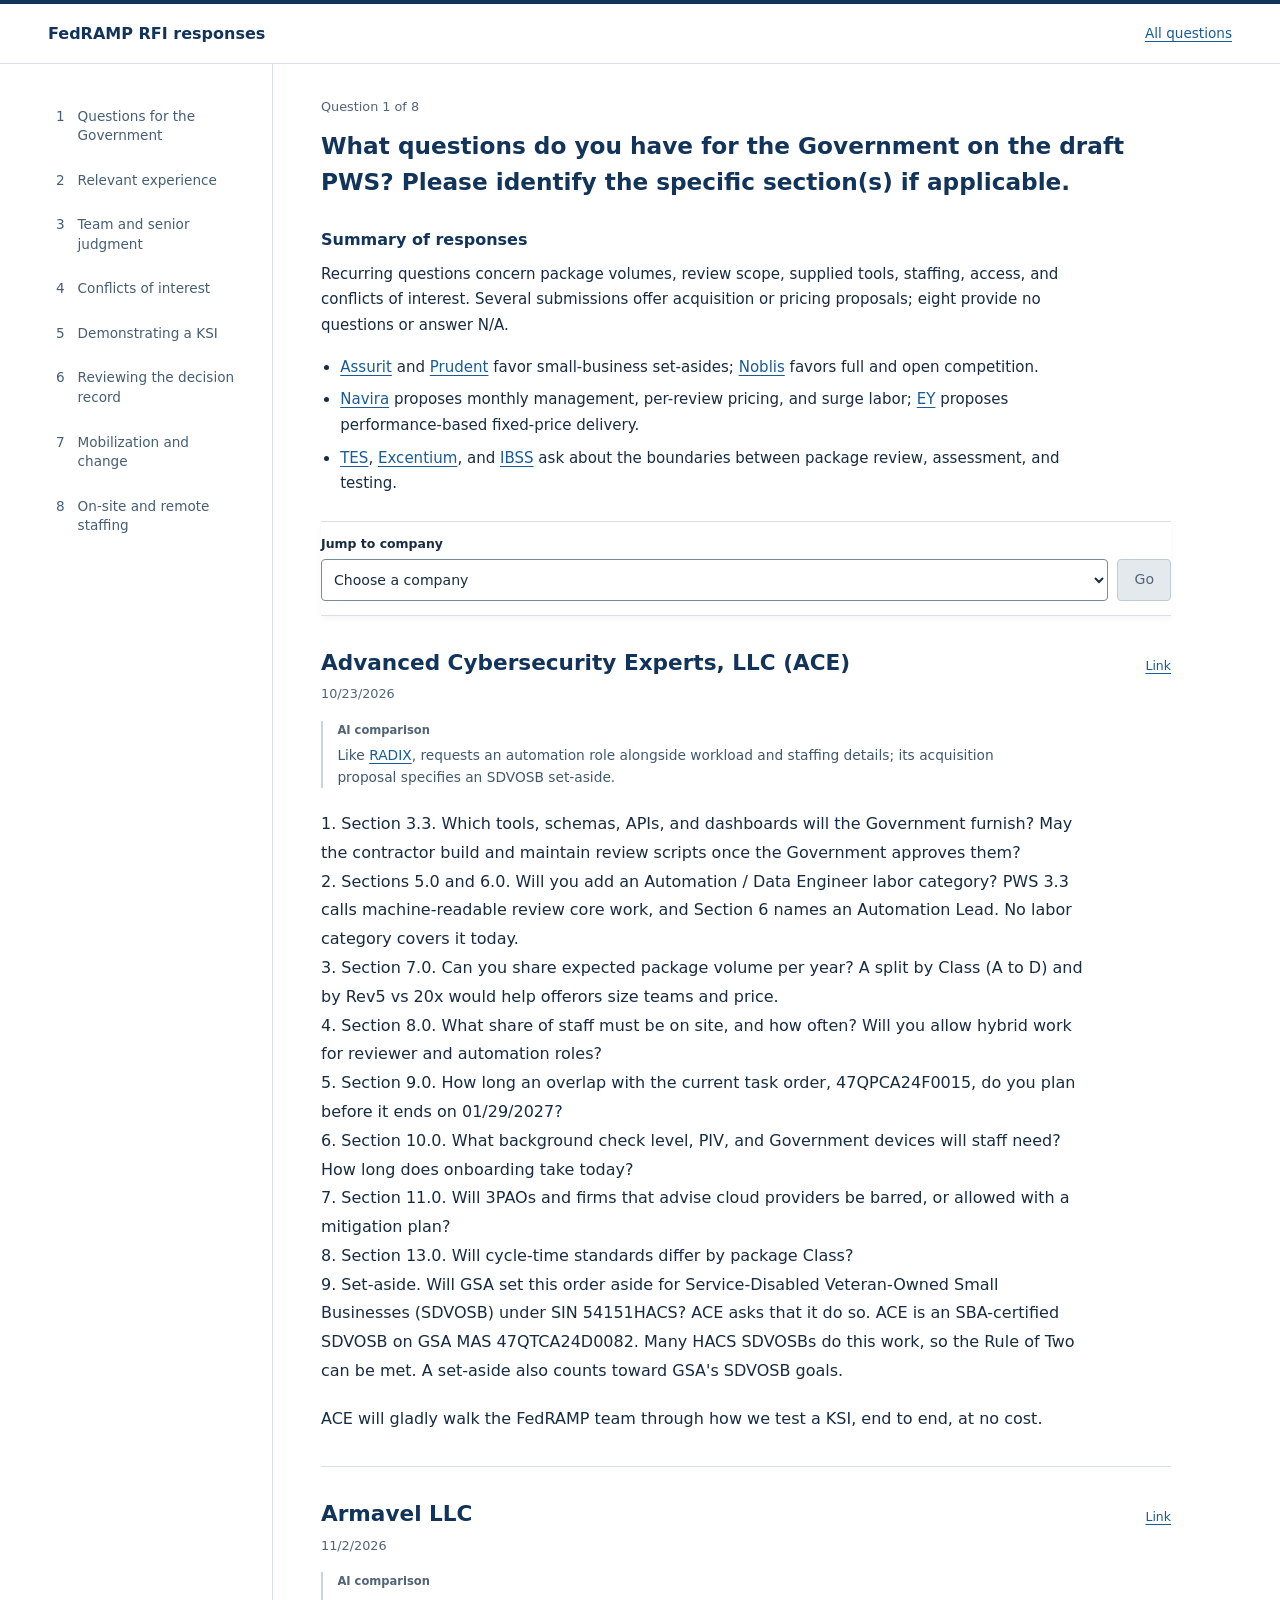
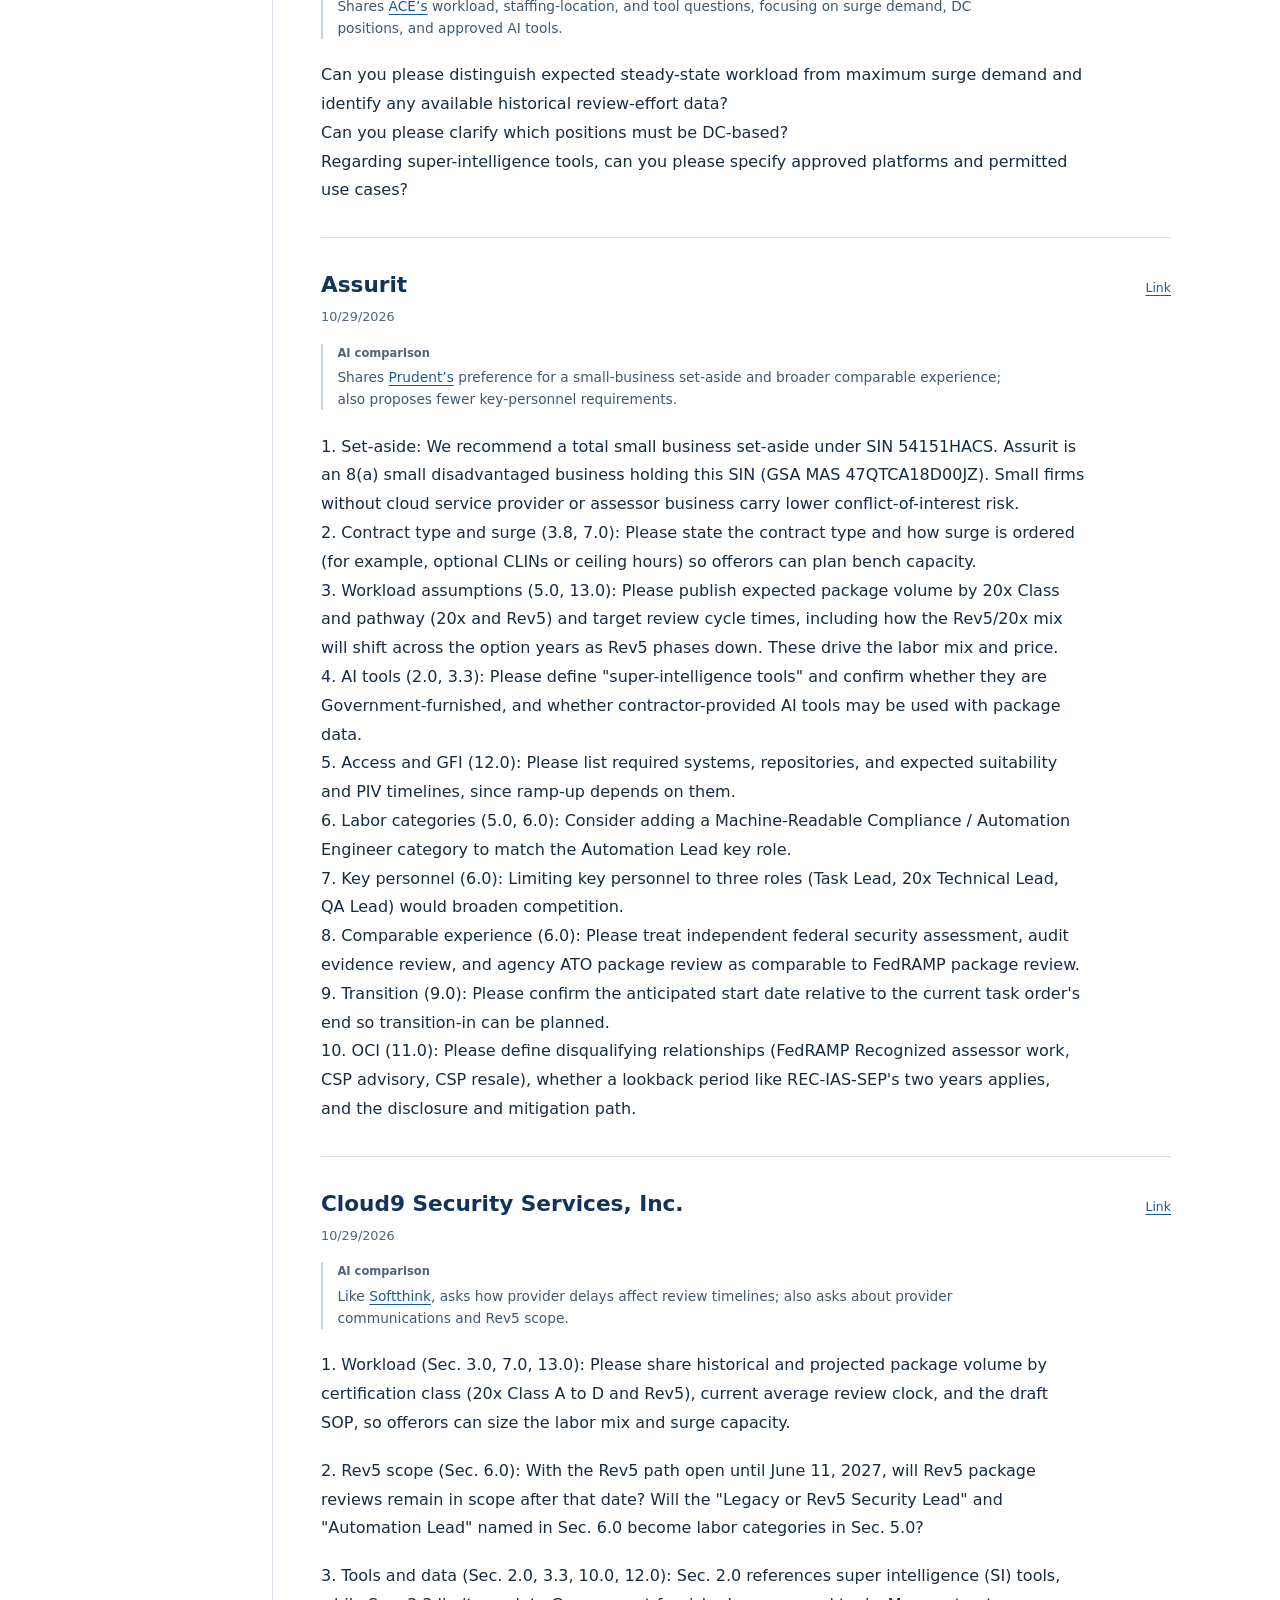
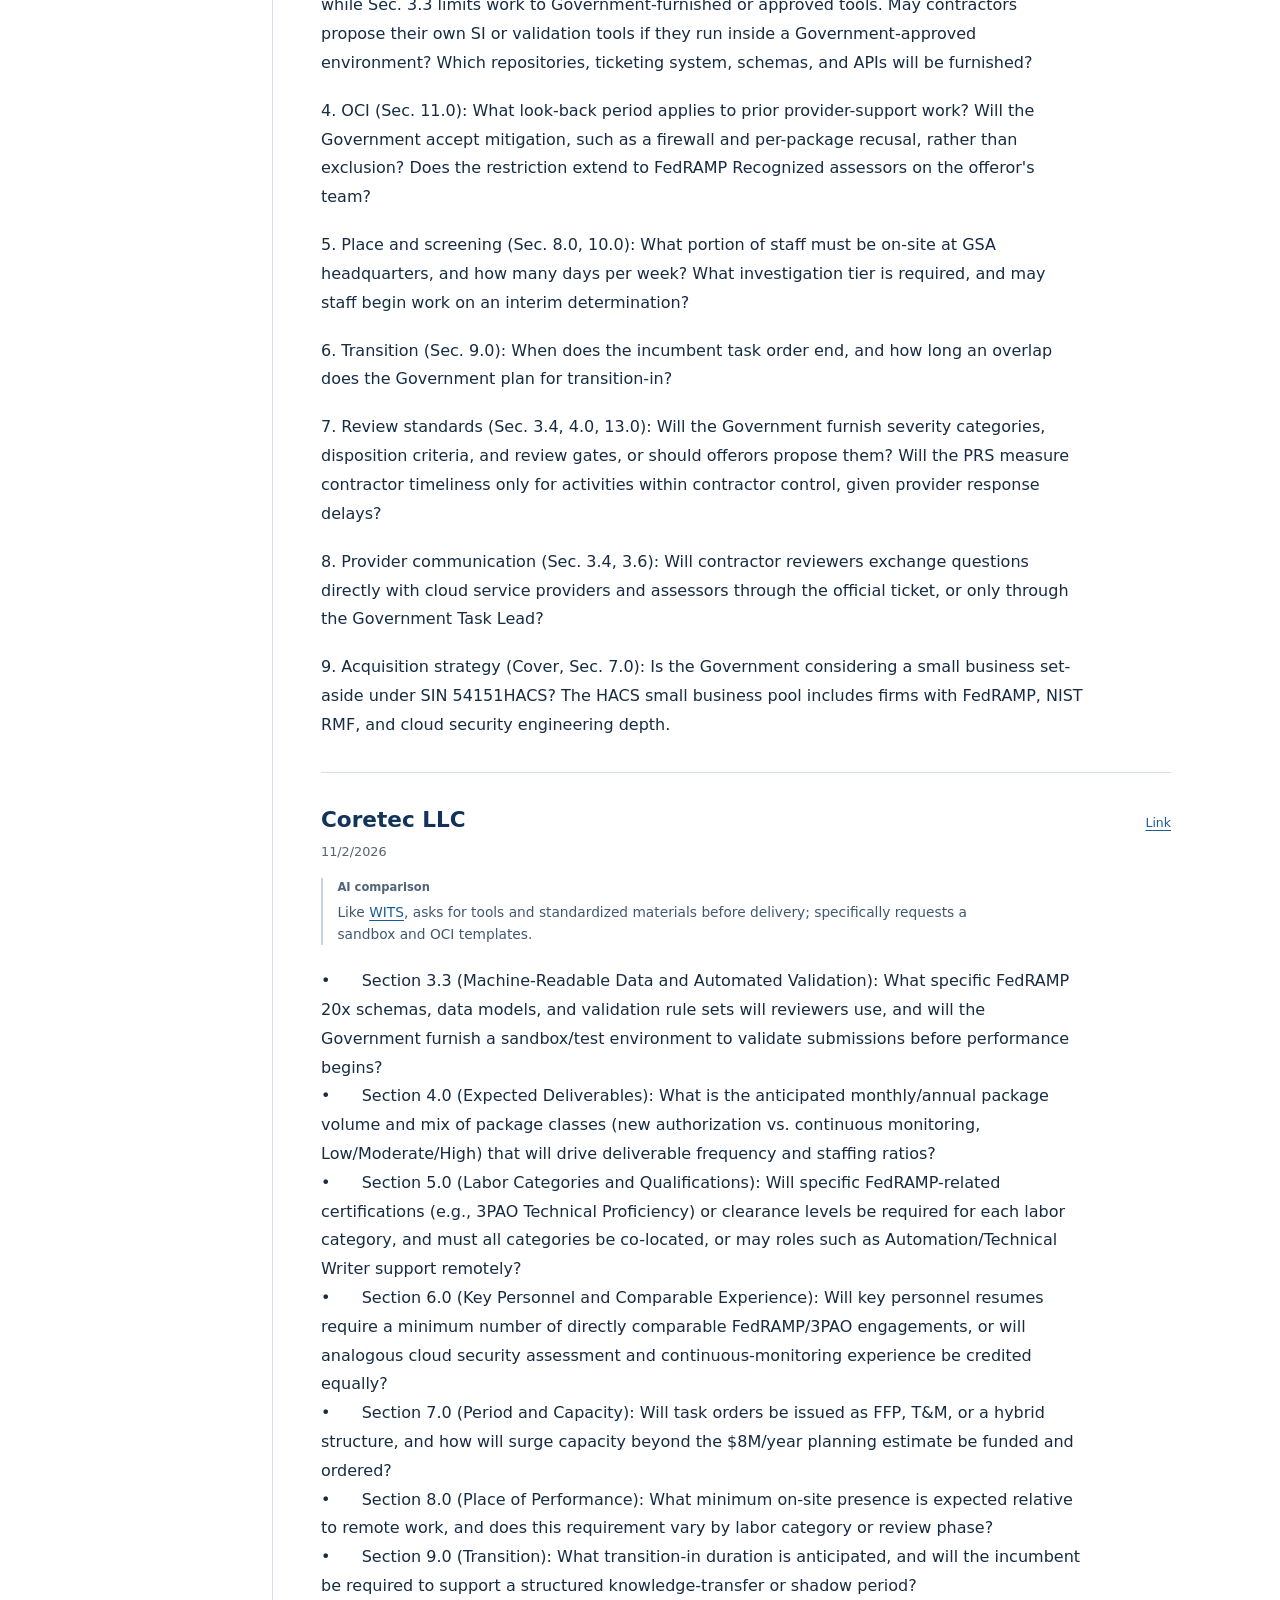
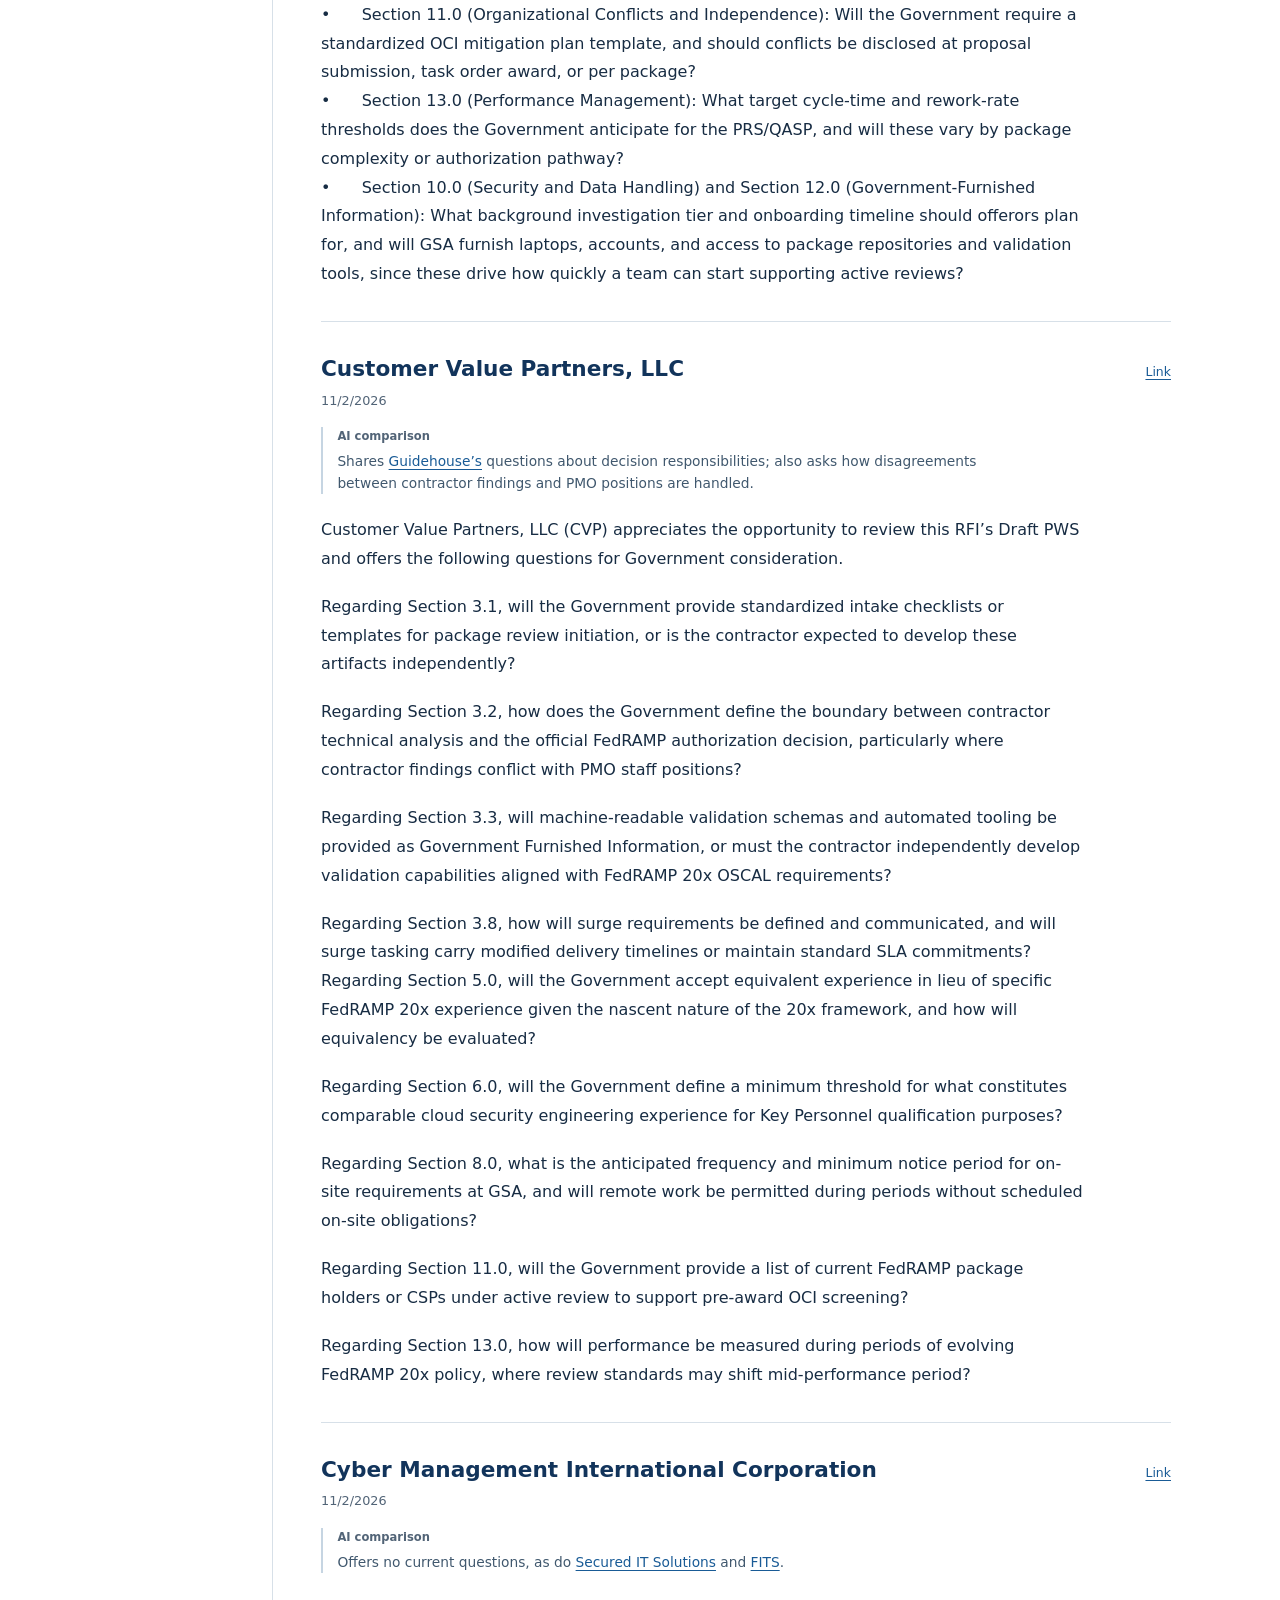
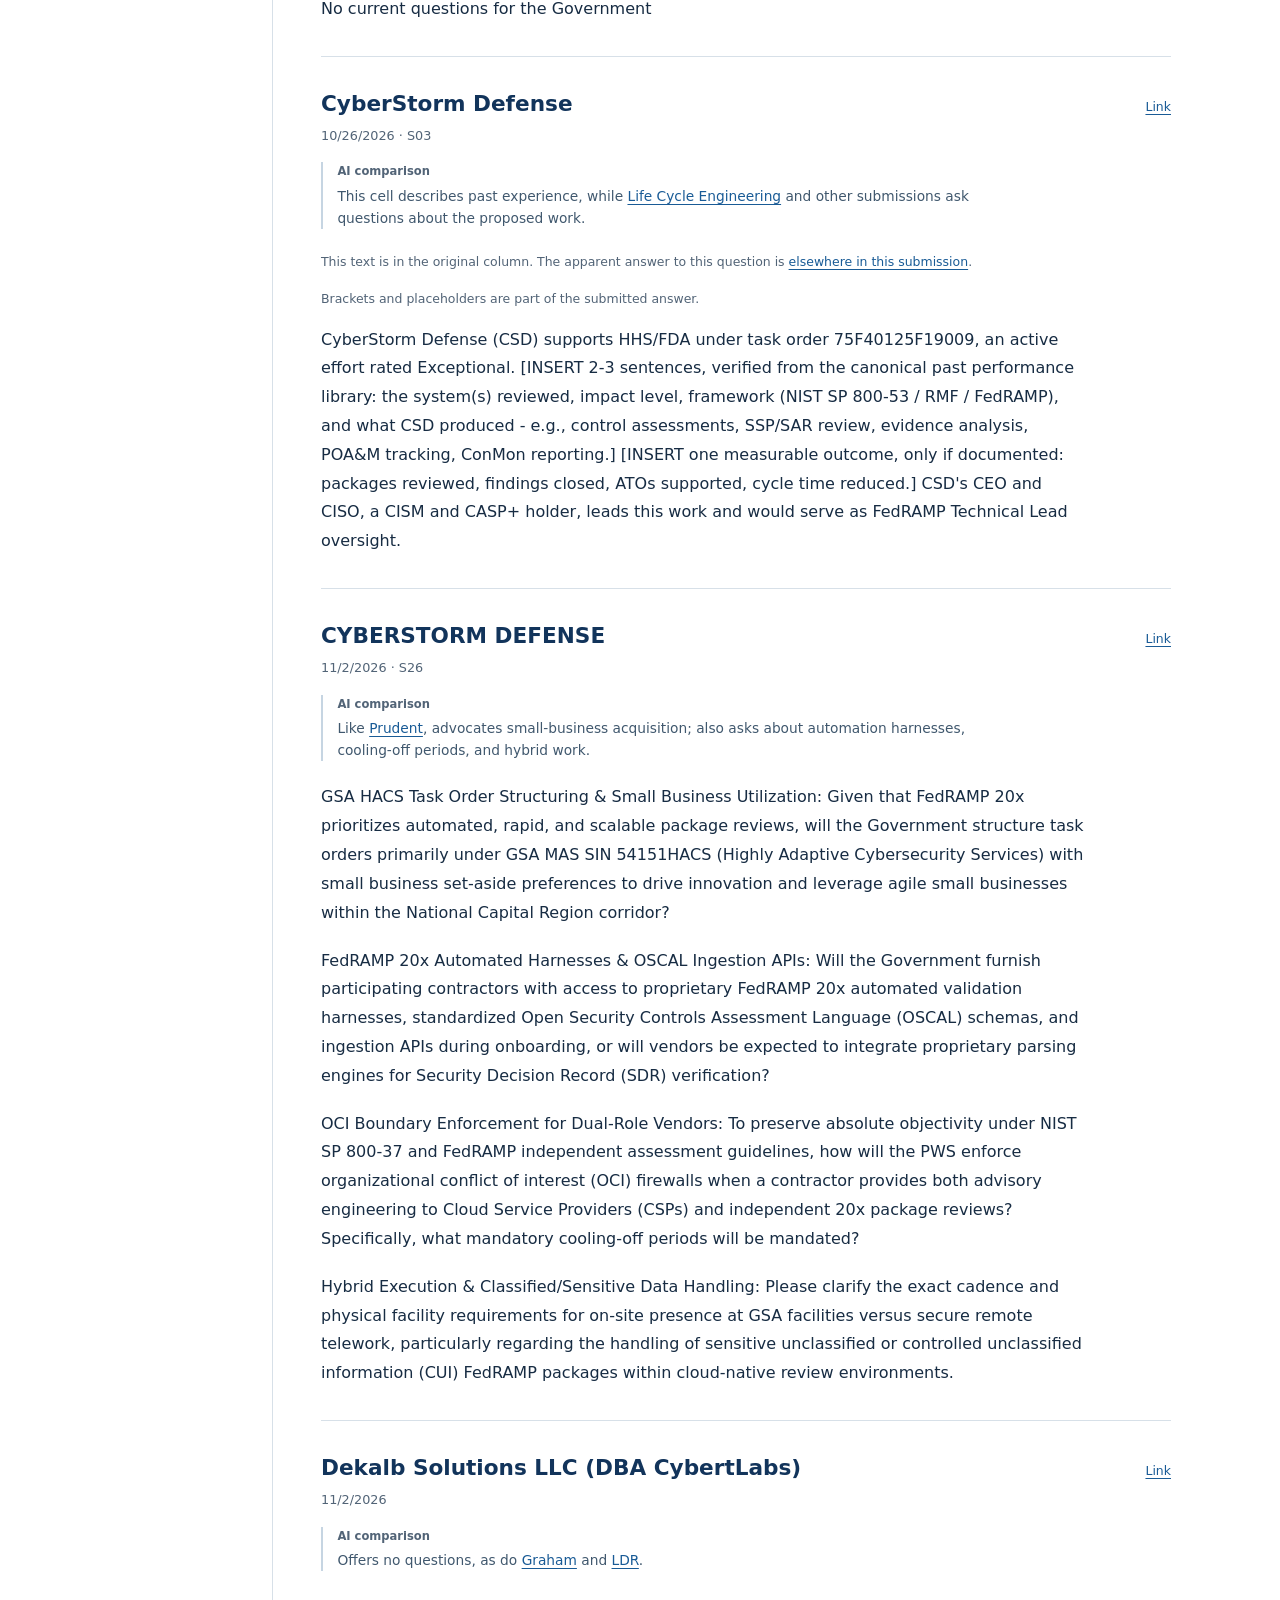
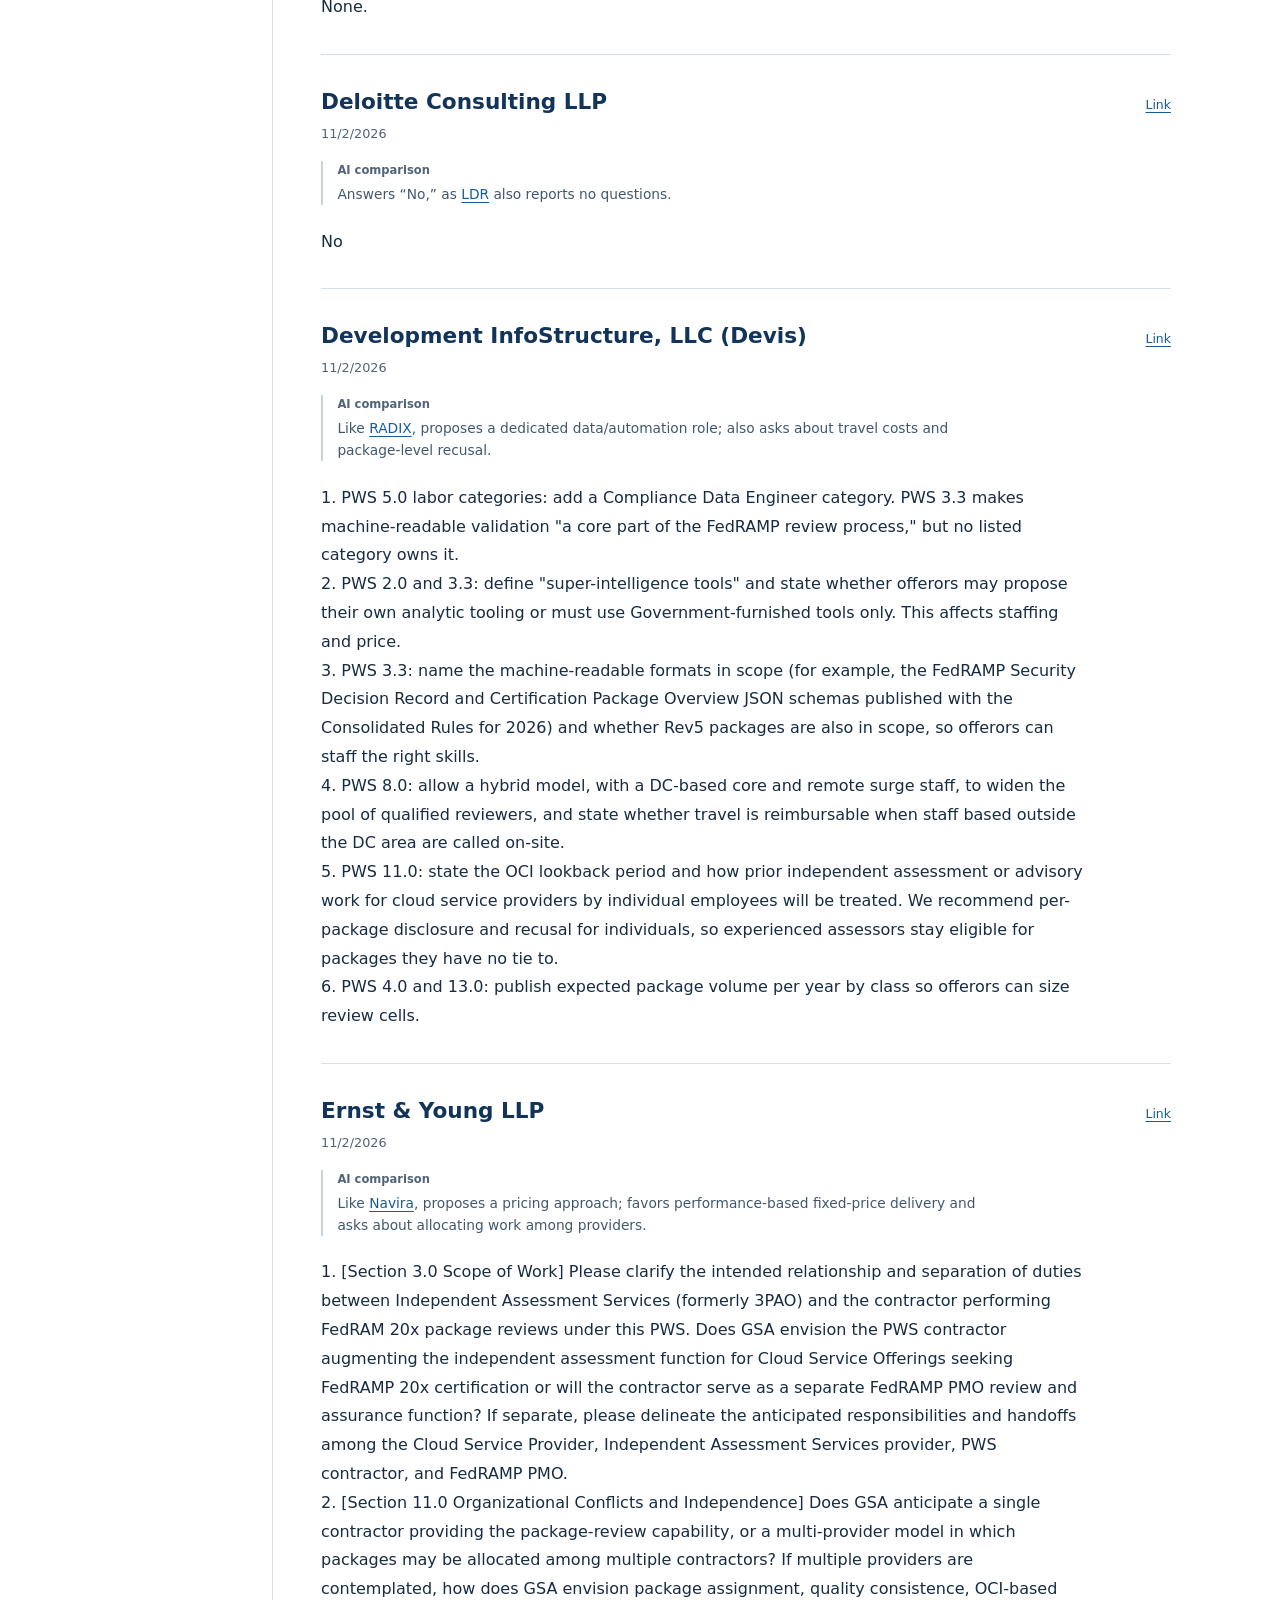
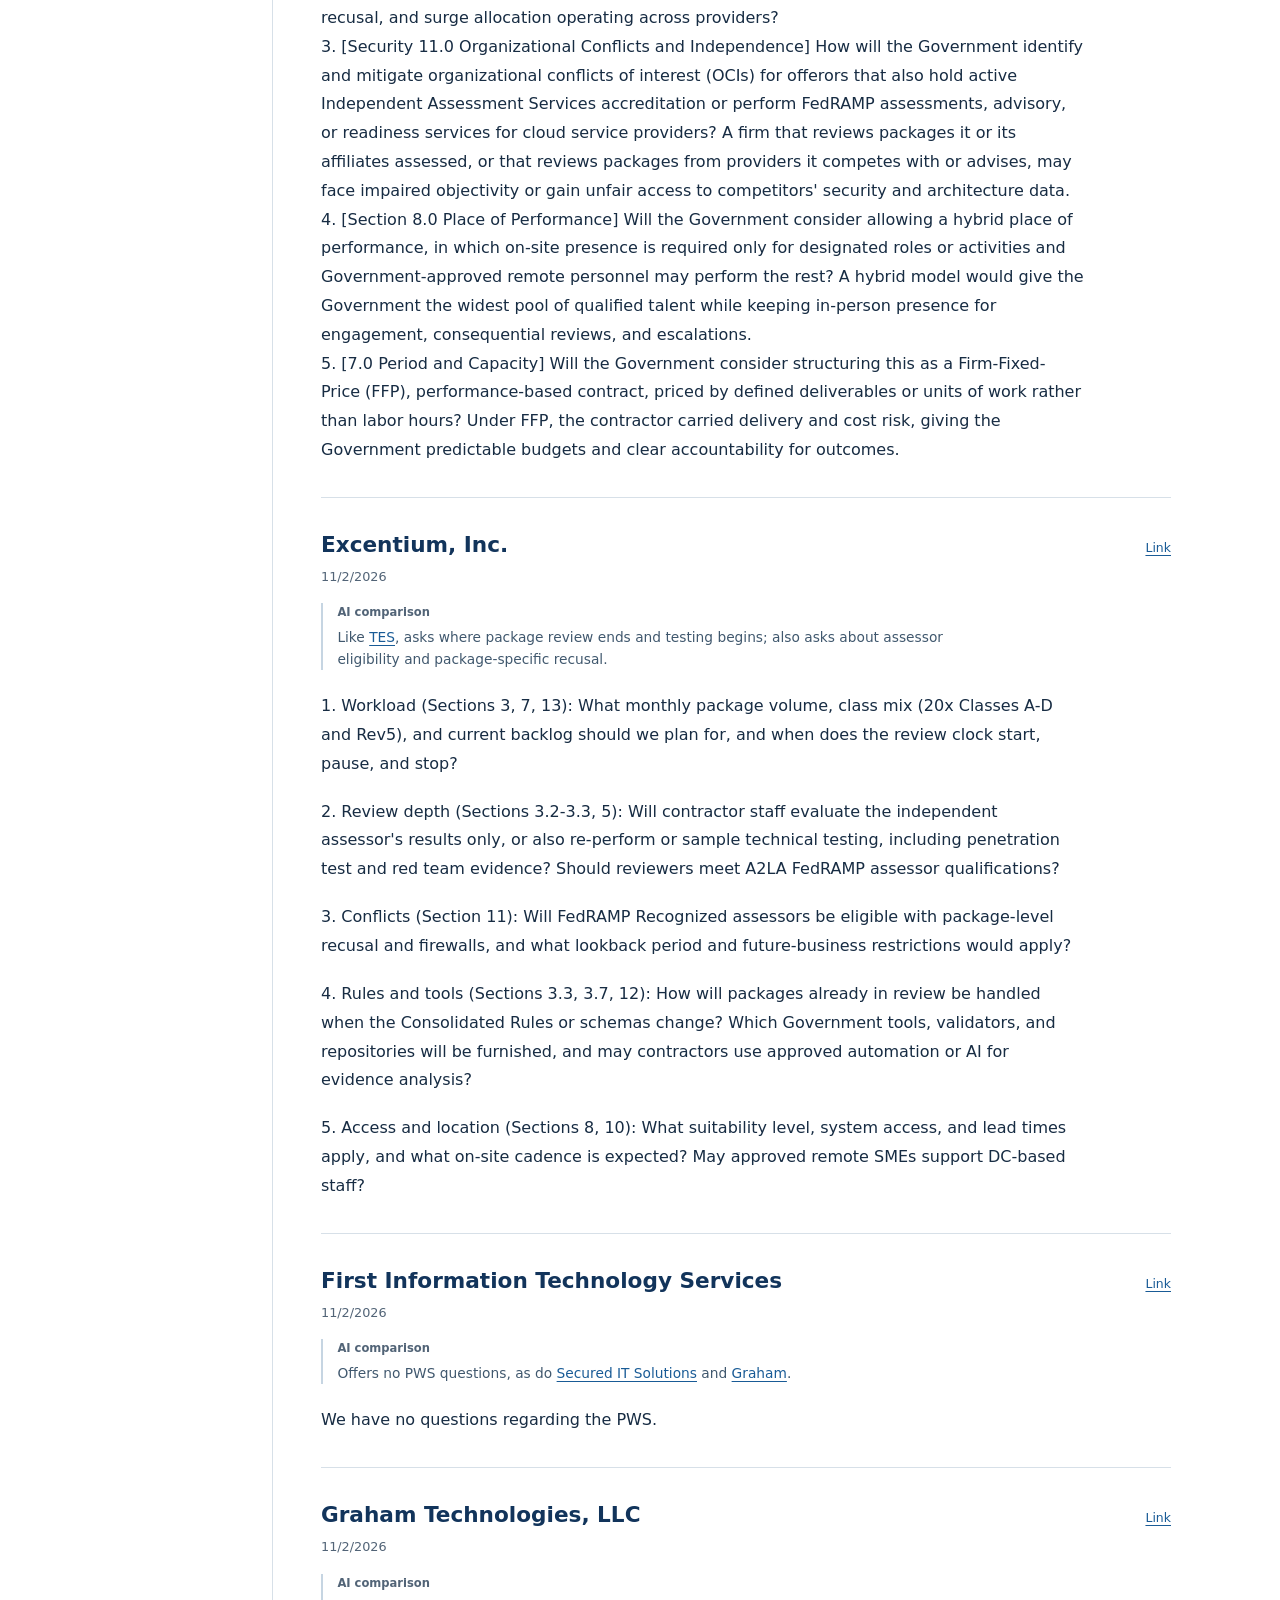
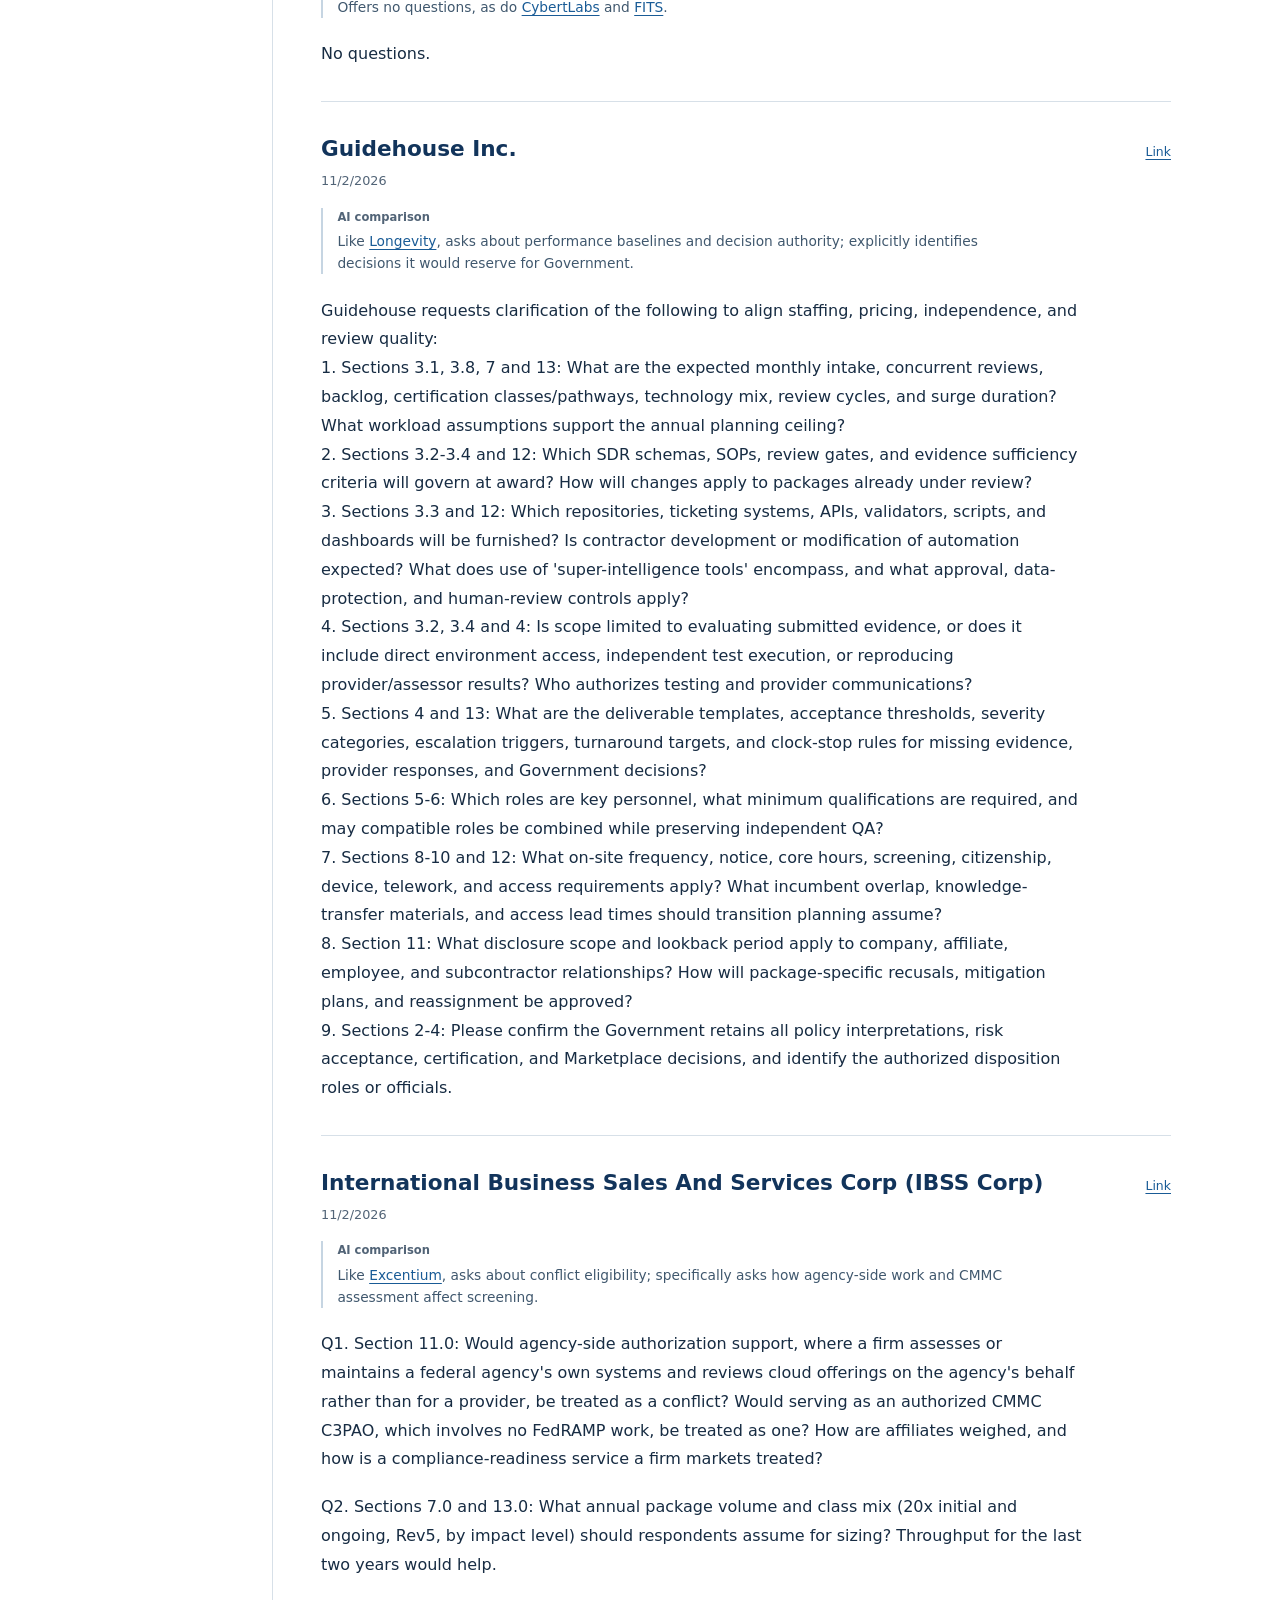
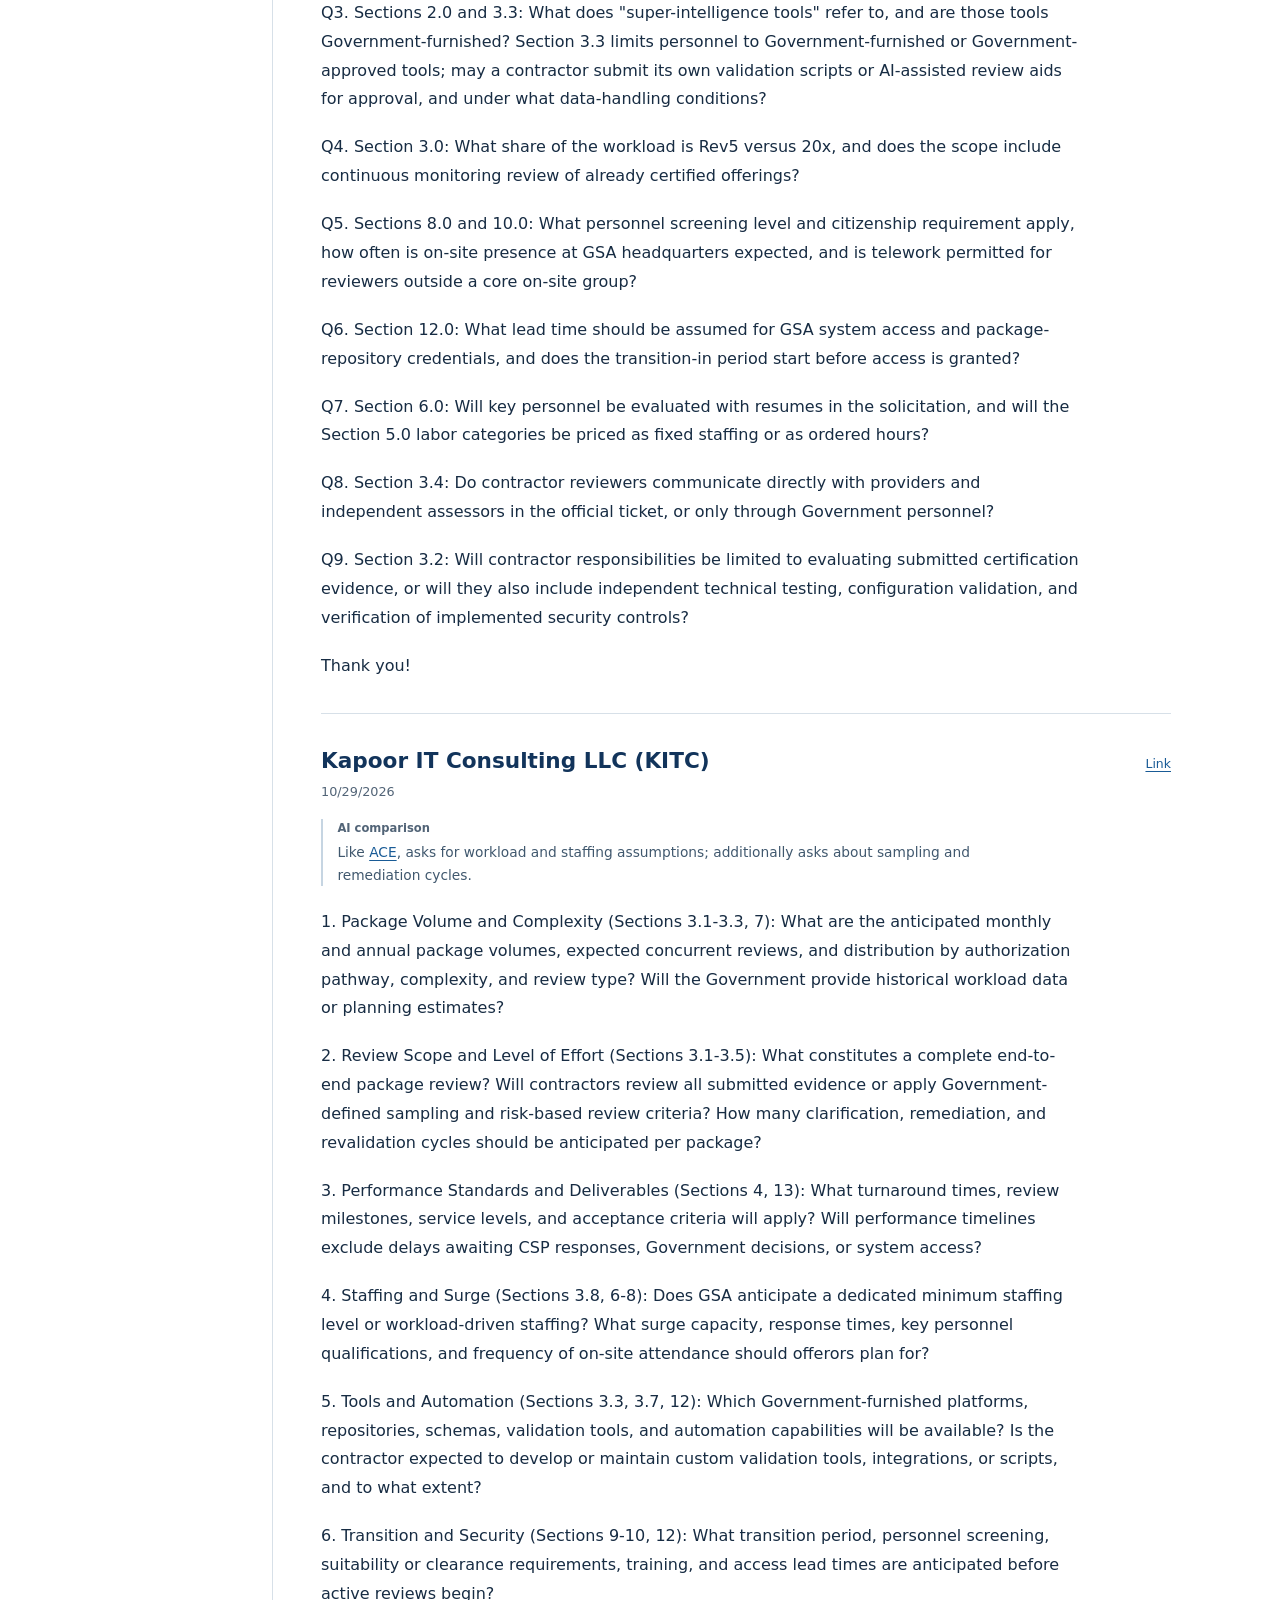
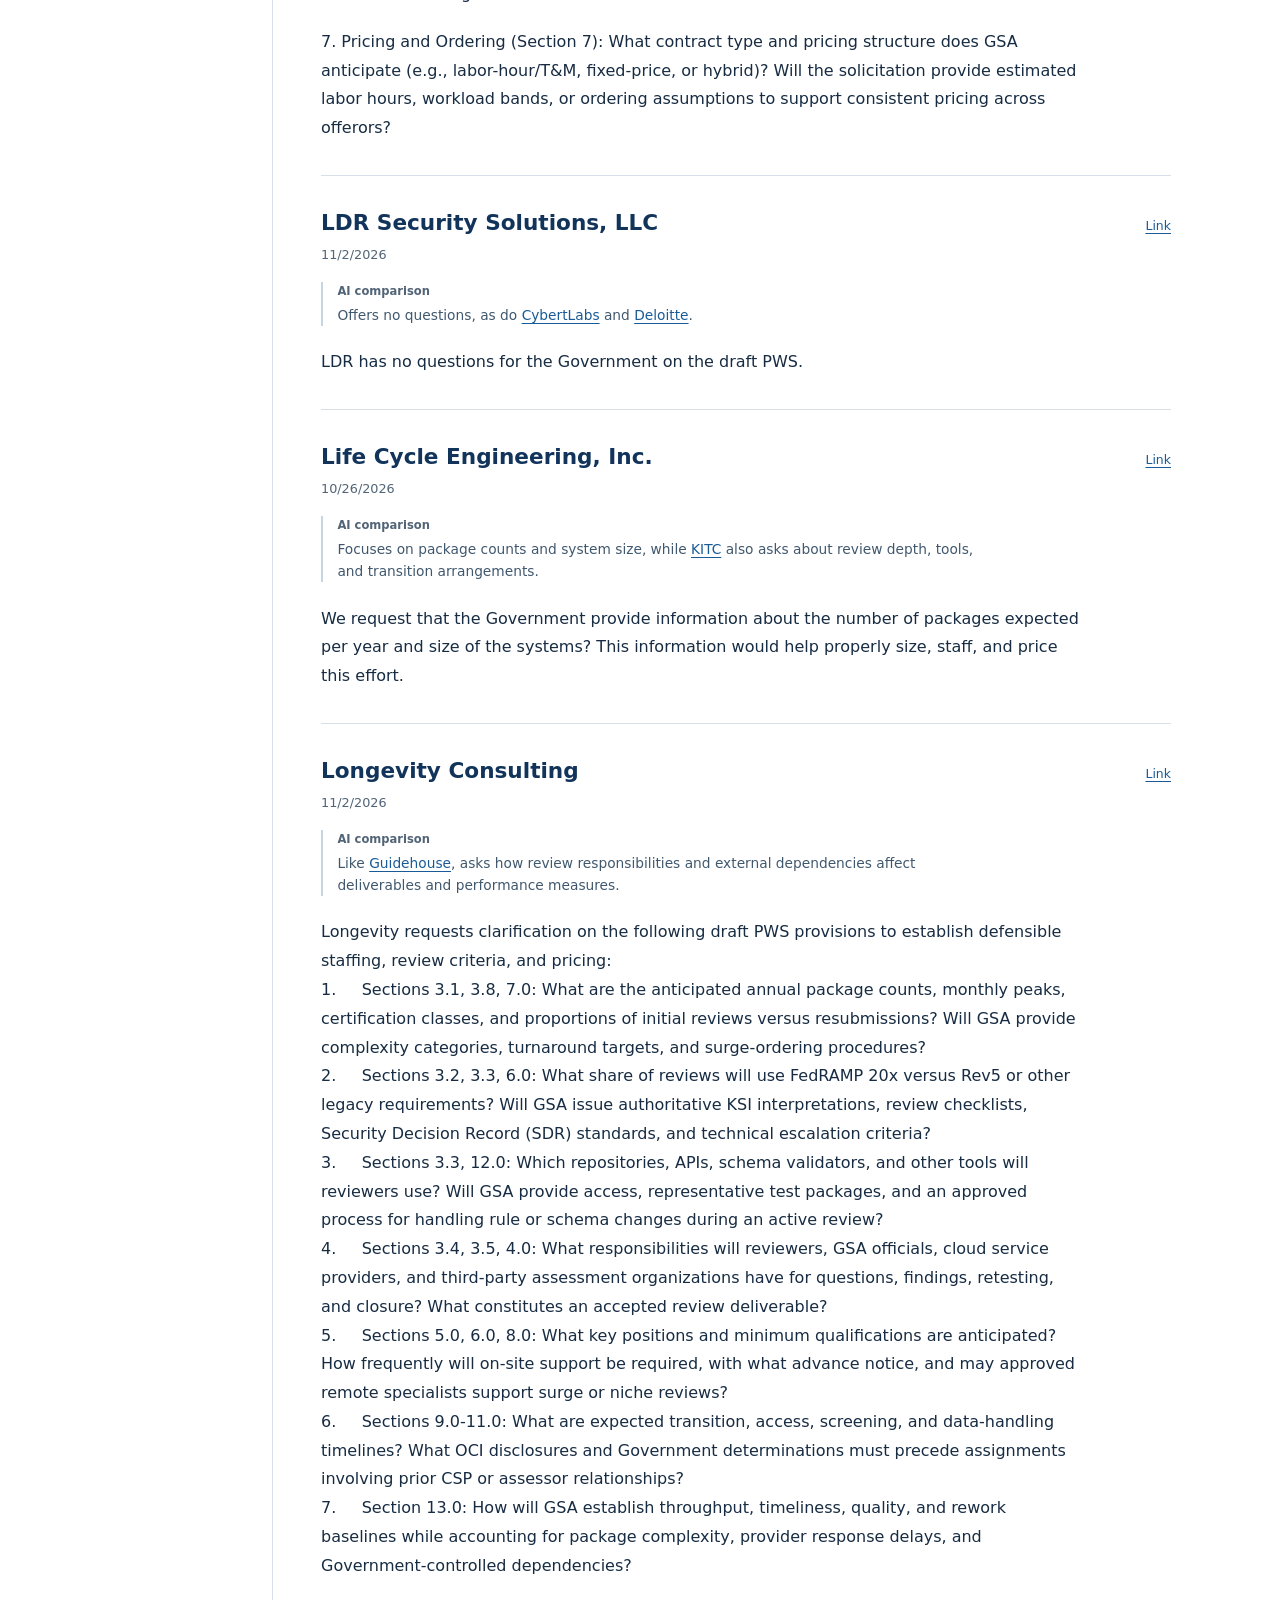
<file: questions/pws/index.html>
<!doctype html>
<html lang="en"><head><meta charset="utf-8"/><meta name="viewport" content="width=device-width, initial-scale=1"/><link href="../../_app/immutable/entry/start.ChTZ7ZHg.js" rel="modulepreload">
		<link href="../../_app/immutable/chunks/BBToFOt5.js" rel="modulepreload">
		<link href="../../_app/immutable/chunks/lZwCdcE0.js" rel="modulepreload">
		<link href="../../_app/immutable/chunks/BUhtEjvl.js" rel="modulepreload">
		<link href="../../_app/immutable/chunks/pMj6cZWY.js" rel="modulepreload">
		<link href="../../_app/immutable/entry/app.DXxuijby.js" rel="modulepreload">
		<link href="../../_app/immutable/chunks/Bzak7iHL.js" rel="modulepreload">
		<link href="../../_app/immutable/chunks/DFgP4Mng.js" rel="modulepreload">
		<link href="../../_app/immutable/chunks/rM66yqVr.js" rel="modulepreload">
		<link href="../../_app/immutable/nodes/0.zCVsUTBA.js" rel="modulepreload">
		<link href="../../_app/immutable/chunks/C865iHQ4.js" rel="modulepreload">
		<link href="../../_app/immutable/chunks/C7-jfxR3.js" rel="modulepreload">
		<link href="../../_app/immutable/chunks/J_Hzr0xJ.js" rel="modulepreload">
		<link href="../../_app/immutable/nodes/4.Bs5RWxAL.js" rel="modulepreload">
		<!--12qhfyh--><meta name="robots" content="noindex,nofollow"/><meta name="description" content="Company responses organized by question, with brief AI summaries and comparisons."/><!----><!--1mimizi--><!----><title>Question 1: Questions for the Government · FedRAMP RFI responses</title>
		<link href="../../_app/immutable/assets/0.BzYzJsf7.css" rel="stylesheet"></head><body data-sveltekit-preload-data="hover"><div style="display: contents"><!--[--><!--[0--><!--[--><a class="skip" href="#main">Skip to content</a> <header class="masthead"><a class="brand" href="../../">FedRAMP RFI responses</a><a href="../../">All questions</a></header> <div class="shell"><aside class="rail"><nav aria-label="Questions"><!--[--><a href="../../questions/pws/"><span>1</span><span>Questions for the Government</span></a><a href="../../questions/experience/"><span>2</span><span>Relevant experience</span></a><a href="../../questions/labor/"><span>3</span><span>Team and senior judgment</span></a><a href="../../questions/conflicts/"><span>4</span><span>Conflicts of interest</span></a><a href="../../questions/ksi/"><span>5</span><span>Demonstrating a KSI</span></a><a href="../../questions/sdr/"><span>6</span><span>Reviewing the decision record</span></a><a href="../../questions/readiness/"><span>7</span><span>Mobilization and change</span></a><a href="../../questions/location/"><span>8</span><span>On-site and remote staffing</span></a><!--]--></nav></aside><main id="main" tabindex="-1"><!--[--><p class="metadata">Question 1 of 8</p> <h1 class="question-text">What questions do you have for the Government on the draft PWS? Please identify the specific section(s) if applicable.</h1> <section id="synthesis" class="summary" aria-labelledby="summary-title"><h2 id="summary-title">Summary of responses</h2><p>Recurring questions concern package volumes, review scope, supplied tools, staffing, access, and conflicts of interest. Several submissions offer acquisition or pricing proposals; eight provide no questions or answer N/A.</p><!--[0--><ul><!--[--><li><!--[--><!--[-1--><!--]--><!--[0--><a href="../../questions/pws/#s07-pws">Assurit</a><!--]--><!--[-1--> and <!--]--><!--[0--><a href="../../questions/pws/#s15-pws">Prudent</a><!--]--><!--[-1--> favor small-business set-asides; <!--]--><!--[0--><a href="../../questions/pws/#s13-pws">Noblis</a><!--]--><!--[-1--> favors full and open competition.<!--]--><!--]--><!----></li><li><!--[--><!--[-1--><!--]--><!--[0--><a href="../../questions/pws/#s18-pws">Navira</a><!--]--><!--[-1--> proposes monthly management, per-review pricing, and surge labor; <!--]--><!--[0--><a href="../../questions/pws/#s31-pws">EY</a><!--]--><!--[-1--> proposes performance-based fixed-price delivery.<!--]--><!--]--><!----></li><li><!--[--><!--[-1--><!--]--><!--[0--><a href="../../questions/pws/#s09-pws">TES</a><!--]--><!--[-1-->, <!--]--><!--[0--><a href="../../questions/pws/#s16-pws">Excentium</a><!--]--><!--[-1-->, and <!--]--><!--[0--><a href="../../questions/pws/#s22-pws">IBSS</a><!--]--><!--[-1--> ask about the boundaries between package review, assessment, and testing.<!--]--><!--]--><!----></li><!--]--></ul><!--]--></section> <form class="company-jump"><label for="company">Jump to company</label><div><select id="company"><option value="" selected="">Choose a company</option><!--[--><option value="s01-pws">Advanced Cybersecurity Experts, LLC (ACE)</option><option value="s28-pws">Armavel LLC</option><option value="s07-pws">Assurit</option><option value="s05-pws">Cloud9 Security Services, Inc.</option><option value="s11-pws">Coretec LLC</option><option value="s23-pws">Customer Value Partners, LLC</option><option value="s32-pws">Cyber Management International Corporation</option><option value="s03-pws">CyberStorm Defense — 10/26/2026 · S03</option><option value="s26-pws">CYBERSTORM DEFENSE — 11/2/2026 · S26</option><option value="s19-pws">Dekalb Solutions LLC (DBA CybertLabs)</option><option value="s30-pws">Deloitte Consulting LLP</option><option value="s34-pws">Development InfoStructure, LLC (Devis)</option><option value="s31-pws">Ernst &amp; Young LLP</option><option value="s16-pws">Excentium, Inc.</option><option value="s14-pws">First Information Technology Services</option><option value="s20-pws">Graham Technologies, LLC</option><option value="s29-pws">Guidehouse Inc.</option><option value="s22-pws">International Business Sales And Services Corp (IBSS Corp)</option><option value="s08-pws">Kapoor IT Consulting LLC (KITC)</option><option value="s27-pws">LDR Security Solutions, LLC</option><option value="s02-pws">Life Cycle Engineering, Inc.</option><option value="s12-pws">Longevity Consulting</option><option value="s18-pws">Navira Federal</option><option value="s13-pws">Noblis, Inc.</option><option value="s35-pws">Obsidian Global, LLC</option><option value="s24-pws">Paragon Technology Group, Inc.</option><option value="s15-pws">Prudent Technology LLC</option><option value="s25-pws">Quzara LLC</option><option value="s21-pws">RADIX International Consulting LLC</option><option value="s04-pws">Secured IT Solutions</option><option value="s06-pws">Softthink Solutions Inc</option><option value="s33-pws">Stondoh Secure Digital Solutions</option><option value="s09-pws">The Enterprise Security Consultants, LLC (dba TES Consultants)</option><option value="s10-pws">Vertekal LLC</option><option value="s17-pws">Wits Solutions Inc</option><!--]--></select><button type="submit" disabled="">Go</button></div></form> <noscript><nav class="company-list" aria-label="Companies"><!--[--><a href="#s01-pws">Advanced Cybersecurity Experts, LLC (ACE)</a><a href="#s28-pws">Armavel LLC</a><a href="#s07-pws">Assurit</a><a href="#s05-pws">Cloud9 Security Services, Inc.</a><a href="#s11-pws">Coretec LLC</a><a href="#s23-pws">Customer Value Partners, LLC</a><a href="#s32-pws">Cyber Management International Corporation</a><a href="#s03-pws">CyberStorm Defense (10/26/2026, S03)</a><a href="#s26-pws">CYBERSTORM DEFENSE (11/2/2026, S26)</a><a href="#s19-pws">Dekalb Solutions LLC (DBA CybertLabs)</a><a href="#s30-pws">Deloitte Consulting LLP</a><a href="#s34-pws">Development InfoStructure, LLC (Devis)</a><a href="#s31-pws">Ernst &amp; Young LLP</a><a href="#s16-pws">Excentium, Inc.</a><a href="#s14-pws">First Information Technology Services</a><a href="#s20-pws">Graham Technologies, LLC</a><a href="#s29-pws">Guidehouse Inc.</a><a href="#s22-pws">International Business Sales And Services Corp (IBSS Corp)</a><a href="#s08-pws">Kapoor IT Consulting LLC (KITC)</a><a href="#s27-pws">LDR Security Solutions, LLC</a><a href="#s02-pws">Life Cycle Engineering, Inc.</a><a href="#s12-pws">Longevity Consulting</a><a href="#s18-pws">Navira Federal</a><a href="#s13-pws">Noblis, Inc.</a><a href="#s35-pws">Obsidian Global, LLC</a><a href="#s24-pws">Paragon Technology Group, Inc.</a><a href="#s15-pws">Prudent Technology LLC</a><a href="#s25-pws">Quzara LLC</a><a href="#s21-pws">RADIX International Consulting LLC</a><a href="#s04-pws">Secured IT Solutions</a><a href="#s06-pws">Softthink Solutions Inc</a><a href="#s33-pws">Stondoh Secure Digital Solutions</a><a href="#s09-pws">The Enterprise Security Consultants, LLC (dba TES Consultants)</a><a href="#s10-pws">Vertekal LLC</a><a href="#s17-pws">Wits Solutions Inc</a><!--]--></nav></noscript> <section id="answers" aria-label="Company responses"><!--[--><article class="answer" id="s01-pws" tabindex="-1"><div class="answer-heading"><h2>Advanced Cybersecurity Experts, LLC (ACE)</h2><a class="permalink" href="../../questions/pws/#s01-pws" aria-label="Link to Advanced Cybersecurity Experts, LLC (ACE) submission s01">Link</a></div><p class="metadata">10/23/2026</p><p class="comparison"><span class="comparison-label">AI comparison</span><!--[--><!--[-1-->Like <!--]--><!--[0--><a href="../../questions/pws/#s21-pws">RADIX</a><!--]--><!--[-1-->, requests an automation role alongside workload and staffing details; its acquisition proposal specifies an SDVOSB set-aside.<!--]--><!--]--><!----></p> <!--[-1--><!--]--> <!--[-1--><!--]--> <div class="source-body" id="s01-pws-source"><!--[--><p class="source-paragraph" id="s01-pws-p1"><!--[--><!--[-1-->1. Section 3.3. Which tools, schemas, APIs, and dashboards will the Government furnish? May the contractor build and maintain review scripts once the Government approves them?
2. Sections 5.0 and 6.0. Will you add an Automation / Data Engineer labor category? PWS 3.3 calls machine-readable review core work, and Section 6 names an Automation Lead. No labor category covers it today.
3. Section 7.0. Can you share expected package volume per year? A split by Class (A to D) and by Rev5 vs 20x would help offerors size teams and price.
4. Section 8.0. What share of staff must be on site, and how often? Will you allow hybrid work for reviewer and automation roles?
5. Section 9.0. How long an overlap with the current task order, 47QPCA24F0015, do you plan before it ends on 01/29/2027?
6. Section 10.0. What background check level, PIV, and Government devices will staff need? How long does onboarding take today?
7. Section 11.0. Will 3PAOs and firms that advise cloud providers be barred, or allowed with a mitigation plan?
8. Section 13.0. Will cycle-time standards differ by package Class?
9. Set-aside. Will GSA set this order aside for Service-Disabled Veteran-Owned Small Businesses (SDVOSB) under SIN 54151HACS? ACE asks that it do so. ACE is an SBA-certified SDVOSB on GSA MAS 47QTCA24D0082. Many HACS SDVOSBs do this work, so the Rule of Two can be met. A set-aside also counts toward GSA's SDVOSB goals.<!--]--><!--]--><!----></p><p class="source-paragraph" id="s01-pws-p2"><!--[--><!--[-1-->ACE will gladly walk the FedRAMP team through how we test a KSI, end to end, at no cost.<!--]--><!--]--><!----></p><!--]--></div></article><article class="answer" id="s28-pws" tabindex="-1"><div class="answer-heading"><h2>Armavel LLC</h2><a class="permalink" href="../../questions/pws/#s28-pws" aria-label="Link to Armavel LLC submission s28">Link</a></div><p class="metadata">11/2/2026</p><p class="comparison"><span class="comparison-label">AI comparison</span><!--[--><!--[-1-->Shares <!--]--><!--[0--><a href="../../questions/pws/#s01-pws">ACE’s</a><!--]--><!--[-1--> workload, staffing-location, and tool questions, focusing on surge demand, DC positions, and approved AI tools.<!--]--><!--]--><!----></p> <!--[-1--><!--]--> <!--[-1--><!--]--> <div class="source-body" id="s28-pws-source"><!--[--><p class="source-paragraph" id="s28-pws-p1"><!--[--><!--[-1-->Can you please distinguish expected steady-state workload from maximum surge demand and identify any available historical review-effort data? 
Can you please clarify which positions must be DC-based? 
Regarding super-intelligence tools, can you please specify approved platforms and permitted use cases? 
<!--]--><!--]--><!----></p><!--]--></div></article><article class="answer" id="s07-pws" tabindex="-1"><div class="answer-heading"><h2>Assurit</h2><a class="permalink" href="../../questions/pws/#s07-pws" aria-label="Link to Assurit submission s07">Link</a></div><p class="metadata">10/29/2026</p><p class="comparison"><span class="comparison-label">AI comparison</span><!--[--><!--[-1-->Shares <!--]--><!--[0--><a href="../../questions/pws/#s15-pws">Prudent’s</a><!--]--><!--[-1--> preference for a small-business set-aside and broader comparable experience; also proposes fewer key-personnel requirements.<!--]--><!--]--><!----></p> <!--[-1--><!--]--> <!--[-1--><!--]--> <div class="source-body" id="s07-pws-source"><!--[--><p class="source-paragraph" id="s07-pws-p1"><!--[--><!--[-1-->1. Set-aside: We recommend a total small business set-aside under SIN 54151HACS. Assurit is an 8(a) small disadvantaged business holding this SIN (GSA MAS 47QTCA18D00JZ). Small firms without cloud service provider or assessor business carry lower conflict-of-interest risk.
2. Contract type and surge (3.8, 7.0): Please state the contract type and how surge is ordered (for example, optional CLINs or ceiling hours) so offerors can plan bench capacity.
3. Workload assumptions (5.0, 13.0): Please publish expected package volume by 20x Class and pathway (20x and Rev5) and target review cycle times, including how the Rev5/20x mix will shift across the option years as Rev5 phases down. These drive the labor mix and price.
4. AI tools (2.0, 3.3): Please define "super-intelligence tools" and confirm whether they are Government-furnished, and whether contractor-provided AI tools may be used with package data.
5. Access and GFI (12.0): Please list required systems, repositories, and expected suitability and PIV timelines, since ramp-up depends on them.
6. Labor categories (5.0, 6.0): Consider adding a Machine-Readable Compliance / Automation Engineer category to match the Automation Lead key role.
7. Key personnel (6.0): Limiting key personnel to three roles (Task Lead, 20x Technical Lead, QA Lead) would broaden competition.
8. Comparable experience (6.0): Please treat independent federal security assessment, audit evidence review, and agency ATO package review as comparable to FedRAMP package review.
9. Transition (9.0): Please confirm the anticipated start date relative to the current task order's end so transition-in can be planned.
10. OCI (11.0): Please define disqualifying relationships (FedRAMP Recognized assessor work, CSP advisory, CSP resale), whether a lookback period like REC-IAS-SEP's two years applies, and the disclosure and mitigation path.<!--]--><!--]--><!----></p><!--]--></div></article><article class="answer" id="s05-pws" tabindex="-1"><div class="answer-heading"><h2>Cloud9 Security Services, Inc.</h2><a class="permalink" href="../../questions/pws/#s05-pws" aria-label="Link to Cloud9 Security Services, Inc. submission s05">Link</a></div><p class="metadata">10/29/2026</p><p class="comparison"><span class="comparison-label">AI comparison</span><!--[--><!--[-1-->Like <!--]--><!--[0--><a href="../../questions/pws/#s06-pws">Softthink</a><!--]--><!--[-1-->, asks how provider delays affect review timelines; also asks about provider communications and Rev5 scope.<!--]--><!--]--><!----></p> <!--[-1--><!--]--> <!--[-1--><!--]--> <div class="source-body" id="s05-pws-source"><!--[--><p class="source-paragraph" id="s05-pws-p1"><!--[--><!--[-1-->1. Workload (Sec. 3.0, 7.0, 13.0): Please share historical and projected package volume by certification class (20x Class A to D and Rev5), current average review clock, and the draft SOP, so offerors can size the labor mix and surge capacity.<!--]--><!--]--><!----></p><p class="source-paragraph" id="s05-pws-p2"><!--[--><!--[-1-->2. Rev5 scope (Sec. 6.0): With the Rev5 path open until June 11, 2027, will Rev5 package reviews remain in scope after that date? Will the "Legacy or Rev5 Security Lead" and "Automation Lead" named in Sec. 6.0 become labor categories in Sec. 5.0?<!--]--><!--]--><!----></p><p class="source-paragraph" id="s05-pws-p3"><!--[--><!--[-1-->3. Tools and data (Sec. 2.0, 3.3, 10.0, 12.0): Sec. 2.0 references super intelligence (SI) tools, while Sec. 3.3 limits work to Government-furnished or approved tools. May contractors propose their own SI or validation tools if they run inside a Government-approved environment? Which repositories, ticketing system, schemas, and APIs will be furnished?<!--]--><!--]--><!----></p><p class="source-paragraph" id="s05-pws-p4"><!--[--><!--[-1-->4. OCI (Sec. 11.0): What look-back period applies to prior provider-support work? Will the Government accept mitigation, such as a firewall and per-package recusal, rather than exclusion? Does the restriction extend to FedRAMP Recognized assessors on the offeror's team?<!--]--><!--]--><!----></p><p class="source-paragraph" id="s05-pws-p5"><!--[--><!--[-1-->5. Place and screening (Sec. 8.0, 10.0): What portion of staff must be on-site at GSA headquarters, and how many days per week? What investigation tier is required, and may staff begin work on an interim determination?<!--]--><!--]--><!----></p><p class="source-paragraph" id="s05-pws-p6"><!--[--><!--[-1-->6. Transition (Sec. 9.0): When does the incumbent task order end, and how long an overlap does the Government plan for transition-in?<!--]--><!--]--><!----></p><p class="source-paragraph" id="s05-pws-p7"><!--[--><!--[-1-->7. Review standards (Sec. 3.4, 4.0, 13.0): Will the Government furnish severity categories, disposition criteria, and review gates, or should offerors propose them? Will the PRS measure contractor timeliness only for activities within contractor control, given provider response delays?<!--]--><!--]--><!----></p><p class="source-paragraph" id="s05-pws-p8"><!--[--><!--[-1-->8. Provider communication (Sec. 3.4, 3.6): Will contractor reviewers exchange questions directly with cloud service providers and assessors through the official ticket, or only through the Government Task Lead?<!--]--><!--]--><!----></p><p class="source-paragraph" id="s05-pws-p9"><!--[--><!--[-1-->9. Acquisition strategy (Cover, Sec. 7.0): Is the Government considering a small business set-aside under SIN 54151HACS? The HACS small business pool includes firms with FedRAMP, NIST RMF, and cloud security engineering depth.<!--]--><!--]--><!----></p><!--]--></div></article><article class="answer" id="s11-pws" tabindex="-1"><div class="answer-heading"><h2>Coretec LLC</h2><a class="permalink" href="../../questions/pws/#s11-pws" aria-label="Link to Coretec LLC submission s11">Link</a></div><p class="metadata">11/2/2026</p><p class="comparison"><span class="comparison-label">AI comparison</span><!--[--><!--[-1-->Like <!--]--><!--[0--><a href="../../questions/pws/#s17-pws">WITS</a><!--]--><!--[-1-->, asks for tools and standardized materials before delivery; specifically requests a sandbox and OCI templates.<!--]--><!--]--><!----></p> <!--[-1--><!--]--> <!--[-1--><!--]--> <div class="source-body" id="s11-pws-source"><!--[--><p class="source-paragraph" id="s11-pws-p1"><!--[--><!--[-1-->•	Section 3.3 (Machine-Readable Data and Automated Validation): What specific FedRAMP 20x schemas, data models, and validation rule sets will reviewers use, and will the Government furnish a sandbox/test environment to validate submissions before performance begins?
•	Section 4.0 (Expected Deliverables): What is the anticipated monthly/annual package volume and mix of package classes (new authorization vs. continuous monitoring, Low/Moderate/High) that will drive deliverable frequency and staffing ratios?
•	Section 5.0 (Labor Categories and Qualifications): Will specific FedRAMP-related certifications (e.g., 3PAO Technical Proficiency) or clearance levels be required for each labor category, and must all categories be co-located, or may roles such as Automation/Technical Writer support remotely?
•	Section 6.0 (Key Personnel and Comparable Experience): Will key personnel resumes require a minimum number of directly comparable FedRAMP/3PAO engagements, or will analogous cloud security assessment and continuous-monitoring experience be credited equally?
•	Section 7.0 (Period and Capacity): Will task orders be issued as FFP, T&amp;M, or a hybrid structure, and how will surge capacity beyond the $8M/year planning estimate be funded and ordered?
•	Section 8.0 (Place of Performance): What minimum on-site presence is expected relative to remote work, and does this requirement vary by labor category or review phase?
•	Section 9.0 (Transition): What transition-in duration is anticipated, and will the incumbent be required to support a structured knowledge-transfer or shadow period?
•	Section 11.0 (Organizational Conflicts and Independence): Will the Government require a standardized OCI mitigation plan template, and should conflicts be disclosed at proposal submission, task order award, or per package?
•	Section 13.0 (Performance Management): What target cycle-time and rework-rate thresholds does the Government anticipate for the PRS/QASP, and will these vary by package complexity or authorization pathway?
•	Section 10.0 (Security and Data Handling) and Section 12.0 (Government-Furnished Information): What background investigation tier and onboarding timeline should offerors plan for, and will GSA furnish laptops, accounts, and access to package repositories and validation tools, since these drive how quickly a team can start supporting active reviews?<!--]--><!--]--><!----></p><!--]--></div></article><article class="answer" id="s23-pws" tabindex="-1"><div class="answer-heading"><h2>Customer Value Partners, LLC</h2><a class="permalink" href="../../questions/pws/#s23-pws" aria-label="Link to Customer Value Partners, LLC submission s23">Link</a></div><p class="metadata">11/2/2026</p><p class="comparison"><span class="comparison-label">AI comparison</span><!--[--><!--[-1-->Shares <!--]--><!--[0--><a href="../../questions/pws/#s29-pws">Guidehouse’s</a><!--]--><!--[-1--> questions about decision responsibilities; also asks how disagreements between contractor findings and PMO positions are handled.<!--]--><!--]--><!----></p> <!--[-1--><!--]--> <!--[-1--><!--]--> <div class="source-body" id="s23-pws-source"><!--[--><p class="source-paragraph" id="s23-pws-p1"><!--[--><!--[-1-->Customer Value Partners, LLC (CVP) appreciates the opportunity to review this RFI’s Draft PWS and offers the following questions for Government consideration.<!--]--><!--]--><!----></p><p class="source-paragraph" id="s23-pws-p2"><!--[--><!--[-1-->Regarding Section 3.1, will the Government provide standardized intake checklists or templates for package review initiation, or is the contractor expected to develop these artifacts independently?<!--]--><!--]--><!----></p><p class="source-paragraph" id="s23-pws-p3"><!--[--><!--[-1-->Regarding Section 3.2, how does the Government define the boundary between contractor technical analysis and the official FedRAMP authorization decision, particularly where contractor findings conflict with PMO staff positions?<!--]--><!--]--><!----></p><p class="source-paragraph" id="s23-pws-p4"><!--[--><!--[-1-->Regarding Section 3.3, will machine-readable validation schemas and automated tooling be provided as Government Furnished Information, or must the contractor independently develop validation capabilities aligned with FedRAMP 20x OSCAL requirements?<!--]--><!--]--><!----></p><p class="source-paragraph" id="s23-pws-p5"><!--[--><!--[-1-->Regarding Section 3.8, how will surge requirements be defined and communicated, and will surge tasking carry modified delivery timelines or maintain standard SLA commitments?
Regarding Section 5.0, will the Government accept equivalent experience in lieu of specific FedRAMP 20x experience given the nascent nature of the 20x framework, and how will equivalency be evaluated?<!--]--><!--]--><!----></p><p class="source-paragraph" id="s23-pws-p6"><!--[--><!--[-1-->Regarding Section 6.0, will the Government define a minimum threshold for what constitutes comparable cloud security engineering experience for Key Personnel qualification purposes?<!--]--><!--]--><!----></p><p class="source-paragraph" id="s23-pws-p7"><!--[--><!--[-1-->Regarding Section 8.0, what is the anticipated frequency and minimum notice period for on-site requirements at GSA, and will remote work be permitted during periods without scheduled on-site obligations?<!--]--><!--]--><!----></p><p class="source-paragraph" id="s23-pws-p8"><!--[--><!--[-1-->Regarding Section 11.0, will the Government provide a list of current FedRAMP package holders or CSPs under active review to support pre-award OCI screening?<!--]--><!--]--><!----></p><p class="source-paragraph" id="s23-pws-p9"><!--[--><!--[-1-->Regarding Section 13.0, how will performance be measured during periods of evolving FedRAMP 20x policy, where review standards may shift mid-performance period?<!--]--><!--]--><!----></p><!--]--></div></article><article class="answer" id="s32-pws" tabindex="-1"><div class="answer-heading"><h2>Cyber Management International Corporation</h2><a class="permalink" href="../../questions/pws/#s32-pws" aria-label="Link to Cyber Management International Corporation submission s32">Link</a></div><p class="metadata">11/2/2026</p><p class="comparison"><span class="comparison-label">AI comparison</span><!--[--><!--[-1-->Offers no current questions, as do <!--]--><!--[0--><a href="../../questions/pws/#s04-pws">Secured IT Solutions</a><!--]--><!--[-1--> and <!--]--><!--[0--><a href="../../questions/pws/#s14-pws">FITS</a><!--]--><!--[-1-->.<!--]--><!--]--><!----></p> <!--[-1--><!--]--> <!--[-1--><!--]--> <div class="source-body" id="s32-pws-source"><!--[--><p class="source-paragraph" id="s32-pws-p1"><!--[--><!--[-1-->No current questions for the Government<!--]--><!--]--><!----></p><!--]--></div></article><article class="answer" id="s03-pws" tabindex="-1"><div class="answer-heading"><h2>CyberStorm Defense</h2><a class="permalink" href="../../questions/pws/#s03-pws" aria-label="Link to CyberStorm Defense submission s03">Link</a></div><p class="metadata">10/26/2026 · S03</p><p class="comparison"><span class="comparison-label">AI comparison</span><!--[--><!--[-1-->This cell describes past experience, while <!--]--><!--[0--><a href="../../questions/pws/#s02-pws">Life Cycle Engineering</a><!--]--><!--[-1--> and other submissions ask questions about the proposed work.<!--]--><!--]--><!----></p> <!--[0--><p class="source-note">This text is in the original column. The apparent answer to this question is <a href="../../questions/location/#s03-location-source">elsewhere in this submission</a>.</p><!--]--> <!--[0--><p class="source-note">Brackets and placeholders are part of the submitted answer.</p><!--]--> <div class="source-body" id="s03-pws-source"><!--[--><p class="source-paragraph" id="s03-pws-p1"><!--[--><!--[-1-->CyberStorm Defense (CSD) supports HHS/FDA under task order 75F40125F19009, an active effort rated Exceptional. [INSERT 2-3 sentences, verified from the canonical past performance library: the system(s) reviewed, impact level, framework (NIST SP 800-53 / RMF / FedRAMP), and what CSD produced - e.g., control assessments, SSP/SAR review, evidence analysis, POA&amp;M tracking, ConMon reporting.] [INSERT one measurable outcome, only if documented: packages reviewed, findings closed, ATOs supported, cycle time reduced.] CSD's CEO and CISO, a CISM and CASP+ holder, leads this work and would serve as FedRAMP Technical Lead oversight.<!--]--><!--]--><!----></p><!--]--></div></article><article class="answer" id="s26-pws" tabindex="-1"><div class="answer-heading"><h2>CYBERSTORM DEFENSE</h2><a class="permalink" href="../../questions/pws/#s26-pws" aria-label="Link to CYBERSTORM DEFENSE submission s26">Link</a></div><p class="metadata">11/2/2026 · S26</p><p class="comparison"><span class="comparison-label">AI comparison</span><!--[--><!--[-1-->Like <!--]--><!--[0--><a href="../../questions/pws/#s15-pws">Prudent</a><!--]--><!--[-1-->, advocates small-business acquisition; also asks about automation harnesses, cooling-off periods, and hybrid work.<!--]--><!--]--><!----></p> <!--[-1--><!--]--> <!--[-1--><!--]--> <div class="source-body" id="s26-pws-source"><!--[--><p class="source-paragraph" id="s26-pws-p1"><!--[--><!--[-1-->GSA HACS Task Order Structuring &amp; Small Business Utilization: Given that FedRAMP 20x prioritizes automated, rapid, and scalable package reviews, will the Government structure task orders primarily under GSA MAS SIN 54151HACS (Highly Adaptive Cybersecurity Services) with small business set-aside preferences to drive innovation and leverage agile small businesses within the National Capital Region corridor?<!--]--><!--]--><!----></p><p class="source-paragraph" id="s26-pws-p2"><!--[--><!--[-1-->FedRAMP 20x Automated Harnesses &amp; OSCAL Ingestion APIs: Will the Government furnish participating contractors with access to proprietary FedRAMP 20x automated validation harnesses, standardized Open Security Controls Assessment Language (OSCAL) schemas, and ingestion APIs during onboarding, or will vendors be expected to integrate proprietary parsing engines for Security Decision Record (SDR) verification?<!--]--><!--]--><!----></p><p class="source-paragraph" id="s26-pws-p3"><!--[--><!--[-1-->OCI Boundary Enforcement for Dual-Role Vendors: To preserve absolute objectivity under NIST SP 800-37 and FedRAMP independent assessment guidelines, how will the PWS enforce organizational conflict of interest (OCI) firewalls when a contractor provides both advisory engineering to Cloud Service Providers (CSPs) and independent 20x package reviews? Specifically, what mandatory cooling-off periods will be mandated?<!--]--><!--]--><!----></p><p class="source-paragraph" id="s26-pws-p4"><!--[--><!--[-1-->Hybrid Execution &amp; Classified/Sensitive Data Handling: Please clarify the exact cadence and physical facility requirements for on-site presence at GSA facilities versus secure remote telework, particularly regarding the handling of sensitive unclassified or controlled unclassified information (CUI) FedRAMP packages within cloud-native review environments.<!--]--><!--]--><!----></p><!--]--></div></article><article class="answer" id="s19-pws" tabindex="-1"><div class="answer-heading"><h2>Dekalb Solutions LLC (DBA CybertLabs)</h2><a class="permalink" href="../../questions/pws/#s19-pws" aria-label="Link to Dekalb Solutions LLC (DBA CybertLabs) submission s19">Link</a></div><p class="metadata">11/2/2026</p><p class="comparison"><span class="comparison-label">AI comparison</span><!--[--><!--[-1-->Offers no questions, as do <!--]--><!--[0--><a href="../../questions/pws/#s20-pws">Graham</a><!--]--><!--[-1--> and <!--]--><!--[0--><a href="../../questions/pws/#s27-pws">LDR</a><!--]--><!--[-1-->.<!--]--><!--]--><!----></p> <!--[-1--><!--]--> <!--[-1--><!--]--> <div class="source-body" id="s19-pws-source"><!--[--><p class="source-paragraph" id="s19-pws-p1"><!--[--><!--[-1-->None.<!--]--><!--]--><!----></p><!--]--></div></article><article class="answer" id="s30-pws" tabindex="-1"><div class="answer-heading"><h2>Deloitte Consulting LLP</h2><a class="permalink" href="../../questions/pws/#s30-pws" aria-label="Link to Deloitte Consulting LLP submission s30">Link</a></div><p class="metadata">11/2/2026</p><p class="comparison"><span class="comparison-label">AI comparison</span><!--[--><!--[-1-->Answers “No,” as <!--]--><!--[0--><a href="../../questions/pws/#s27-pws">LDR</a><!--]--><!--[-1--> also reports no questions.<!--]--><!--]--><!----></p> <!--[-1--><!--]--> <!--[-1--><!--]--> <div class="source-body" id="s30-pws-source"><!--[--><p class="source-paragraph" id="s30-pws-p1"><!--[--><!--[-1-->No<!--]--><!--]--><!----></p><!--]--></div></article><article class="answer" id="s34-pws" tabindex="-1"><div class="answer-heading"><h2>Development InfoStructure, LLC (Devis)</h2><a class="permalink" href="../../questions/pws/#s34-pws" aria-label="Link to Development InfoStructure, LLC (Devis) submission s34">Link</a></div><p class="metadata">11/2/2026</p><p class="comparison"><span class="comparison-label">AI comparison</span><!--[--><!--[-1-->Like <!--]--><!--[0--><a href="../../questions/pws/#s21-pws">RADIX</a><!--]--><!--[-1-->, proposes a dedicated data/automation role; also asks about travel costs and package-level recusal.<!--]--><!--]--><!----></p> <!--[-1--><!--]--> <!--[-1--><!--]--> <div class="source-body" id="s34-pws-source"><!--[--><p class="source-paragraph" id="s34-pws-p1"><!--[--><!--[-1-->1. PWS 5.0 labor categories: add a Compliance Data Engineer category. PWS 3.3 makes machine-readable validation "a core part of the FedRAMP review process," but no listed category owns it.
2. PWS 2.0 and 3.3: define "super-intelligence tools" and state whether offerors may propose their own analytic tooling or must use Government-furnished tools only. This affects staffing and price.
3. PWS 3.3: name the machine-readable formats in scope (for example, the FedRAMP Security Decision Record and Certification Package Overview JSON schemas published with the Consolidated Rules for 2026) and whether Rev5 packages are also in scope, so offerors can staff the right skills.
4. PWS 8.0: allow a hybrid model, with a DC-based core and remote surge staff, to widen the pool of qualified reviewers, and state whether travel is reimbursable when staff based outside the DC area are called on-site.
5. PWS 11.0: state the OCI lookback period and how prior independent assessment or advisory work for cloud service providers by individual employees will be treated. We recommend per-package disclosure and recusal for individuals, so experienced assessors stay eligible for packages they have no tie to.
6. PWS 4.0 and 13.0: publish expected package volume per year by class so offerors can size review cells.<!--]--><!--]--><!----></p><!--]--></div></article><article class="answer" id="s31-pws" tabindex="-1"><div class="answer-heading"><h2>Ernst &amp; Young LLP</h2><a class="permalink" href="../../questions/pws/#s31-pws" aria-label="Link to Ernst &amp; Young LLP submission s31">Link</a></div><p class="metadata">11/2/2026</p><p class="comparison"><span class="comparison-label">AI comparison</span><!--[--><!--[-1-->Like <!--]--><!--[0--><a href="../../questions/pws/#s18-pws">Navira</a><!--]--><!--[-1-->, proposes a pricing approach; favors performance-based fixed-price delivery and asks about allocating work among providers.<!--]--><!--]--><!----></p> <!--[-1--><!--]--> <!--[-1--><!--]--> <div class="source-body" id="s31-pws-source"><!--[--><p class="source-paragraph" id="s31-pws-p1"><!--[--><!--[-1-->1. [Section 3.0 Scope of Work] Please clarify the intended relationship and separation of duties between Independent Assessment Services (formerly 3PAO) and the contractor performing FedRAM 20x package reviews under this PWS. Does GSA envision the PWS contractor augmenting the independent assessment function for Cloud Service Offerings seeking FedRAMP 20x certification or will the contractor serve as a separate FedRAMP PMO review and assurance function? If separate, please delineate the anticipated responsibilities and handoffs among the Cloud Service Provider, Independent Assessment Services provider, PWS contractor, and FedRAMP PMO.
2. [Section 11.0 Organizational Conflicts and Independence] Does GSA anticipate a single contractor providing the package-review capability, or a multi-provider model in which packages may be allocated among multiple contractors? If multiple providers are contemplated, how does GSA envision package assignment, quality consistence, OCI-based recusal, and surge allocation operating across providers?
3. [Security 11.0 Organizational Conflicts and Independence] How will the Government identify and mitigate organizational conflicts of interest (OCIs) for offerors that also hold active Independent Assessment Services accreditation or perform FedRAMP assessments, advisory, or readiness services for cloud service providers? A firm that reviews packages it or its affiliates assessed, or that reviews packages from providers it competes with or advises, may face impaired objectivity or gain unfair access to competitors' security and architecture data.
4. [Section 8.0 Place of Performance] Will the Government consider allowing a hybrid place of performance, in which on-site presence is required only for designated roles or activities and Government-approved remote personnel may perform the rest? A hybrid model would give the Government the widest pool of qualified talent while keeping in-person presence for engagement, consequential reviews, and escalations.
5. [7.0 Period and Capacity] Will the Government consider structuring this as a Firm-Fixed-Price (FFP), performance-based contract, priced by defined deliverables or units of work rather than labor hours? Under FFP, the contractor carried delivery and cost risk, giving the Government predictable budgets and clear accountability for outcomes.<!--]--><!--]--><!----></p><!--]--></div></article><article class="answer" id="s16-pws" tabindex="-1"><div class="answer-heading"><h2>Excentium, Inc.</h2><a class="permalink" href="../../questions/pws/#s16-pws" aria-label="Link to Excentium, Inc. submission s16">Link</a></div><p class="metadata">11/2/2026</p><p class="comparison"><span class="comparison-label">AI comparison</span><!--[--><!--[-1-->Like <!--]--><!--[0--><a href="../../questions/pws/#s09-pws">TES</a><!--]--><!--[-1-->, asks where package review ends and testing begins; also asks about assessor eligibility and package-specific recusal.<!--]--><!--]--><!----></p> <!--[-1--><!--]--> <!--[-1--><!--]--> <div class="source-body" id="s16-pws-source"><!--[--><p class="source-paragraph" id="s16-pws-p1"><!--[--><!--[-1-->1. Workload (Sections 3, 7, 13): What monthly package volume, class mix (20x Classes A-D and Rev5), and current backlog should we plan for, and when does the review clock start, pause, and stop?<!--]--><!--]--><!----></p><p class="source-paragraph" id="s16-pws-p2"><!--[--><!--[-1-->2. Review depth (Sections 3.2-3.3, 5): Will contractor staff evaluate the independent assessor's results only, or also re-perform or sample technical testing, including penetration test and red team evidence? Should reviewers meet A2LA FedRAMP assessor qualifications?<!--]--><!--]--><!----></p><p class="source-paragraph" id="s16-pws-p3"><!--[--><!--[-1-->3. Conflicts (Section 11): Will FedRAMP Recognized assessors be eligible with package-level recusal and firewalls, and what lookback period and future-business restrictions would apply?<!--]--><!--]--><!----></p><p class="source-paragraph" id="s16-pws-p4"><!--[--><!--[-1-->4. Rules and tools (Sections 3.3, 3.7, 12): How will packages already in review be handled when the Consolidated Rules or schemas change? Which Government tools, validators, and repositories will be furnished, and may contractors use approved automation or AI for evidence analysis?<!--]--><!--]--><!----></p><p class="source-paragraph" id="s16-pws-p5"><!--[--><!--[-1-->5. Access and location (Sections 8, 10): What suitability level, system access, and lead times apply, and what on-site cadence is expected? May approved remote SMEs support DC-based staff?<!--]--><!--]--><!----></p><!--]--></div></article><article class="answer" id="s14-pws" tabindex="-1"><div class="answer-heading"><h2>First Information Technology Services</h2><a class="permalink" href="../../questions/pws/#s14-pws" aria-label="Link to First Information Technology Services submission s14">Link</a></div><p class="metadata">11/2/2026</p><p class="comparison"><span class="comparison-label">AI comparison</span><!--[--><!--[-1-->Offers no PWS questions, as do <!--]--><!--[0--><a href="../../questions/pws/#s04-pws">Secured IT Solutions</a><!--]--><!--[-1--> and <!--]--><!--[0--><a href="../../questions/pws/#s20-pws">Graham</a><!--]--><!--[-1-->.<!--]--><!--]--><!----></p> <!--[-1--><!--]--> <!--[-1--><!--]--> <div class="source-body" id="s14-pws-source"><!--[--><p class="source-paragraph" id="s14-pws-p1"><!--[--><!--[-1-->We have no questions regarding the PWS.<!--]--><!--]--><!----></p><!--]--></div></article><article class="answer" id="s20-pws" tabindex="-1"><div class="answer-heading"><h2>Graham Technologies, LLC</h2><a class="permalink" href="../../questions/pws/#s20-pws" aria-label="Link to Graham Technologies, LLC submission s20">Link</a></div><p class="metadata">11/2/2026</p><p class="comparison"><span class="comparison-label">AI comparison</span><!--[--><!--[-1-->Offers no questions, as do <!--]--><!--[0--><a href="../../questions/pws/#s19-pws">CybertLabs</a><!--]--><!--[-1--> and <!--]--><!--[0--><a href="../../questions/pws/#s14-pws">FITS</a><!--]--><!--[-1-->.<!--]--><!--]--><!----></p> <!--[-1--><!--]--> <!--[-1--><!--]--> <div class="source-body" id="s20-pws-source"><!--[--><p class="source-paragraph" id="s20-pws-p1"><!--[--><!--[-1-->No questions. <!--]--><!--]--><!----></p><!--]--></div></article><article class="answer" id="s29-pws" tabindex="-1"><div class="answer-heading"><h2>Guidehouse Inc.</h2><a class="permalink" href="../../questions/pws/#s29-pws" aria-label="Link to Guidehouse Inc. submission s29">Link</a></div><p class="metadata">11/2/2026</p><p class="comparison"><span class="comparison-label">AI comparison</span><!--[--><!--[-1-->Like <!--]--><!--[0--><a href="../../questions/pws/#s12-pws">Longevity</a><!--]--><!--[-1-->, asks about performance baselines and decision authority; explicitly identifies decisions it would reserve for Government.<!--]--><!--]--><!----></p> <!--[-1--><!--]--> <!--[-1--><!--]--> <div class="source-body" id="s29-pws-source"><!--[--><p class="source-paragraph" id="s29-pws-p1"><!--[--><!--[-1-->Guidehouse requests clarification of the following to align staffing, pricing, independence, and review quality:
1. Sections 3.1, 3.8, 7 and 13: What are the expected monthly intake, concurrent reviews, backlog, certification classes/pathways, technology mix, review cycles, and surge duration? What workload assumptions support the annual planning ceiling?
2. Sections 3.2-3.4 and 12: Which SDR schemas, SOPs, review gates, and evidence sufficiency criteria will govern at award? How will changes apply to packages already under review?
3. Sections 3.3 and 12: Which repositories, ticketing systems, APIs, validators, scripts, and dashboards will be furnished? Is contractor development or modification of automation expected? What does use of 'super-intelligence tools' encompass, and what approval, data-protection, and human-review controls apply?
4. Sections 3.2, 3.4 and 4: Is scope limited to evaluating submitted evidence, or does it include direct environment access, independent test execution, or reproducing provider/assessor results? Who authorizes testing and provider communications?
5. Sections 4 and 13: What are the deliverable templates, acceptance thresholds, severity categories, escalation triggers, turnaround targets, and clock-stop rules for missing evidence, provider responses, and Government decisions?
6. Sections 5-6: Which roles are key personnel, what minimum qualifications are required, and may compatible roles be combined while preserving independent QA?
7. Sections 8-10 and 12: What on-site frequency, notice, core hours, screening, citizenship, device, telework, and access requirements apply? What incumbent overlap, knowledge-transfer materials, and access lead times should transition planning assume?
8. Section 11: What disclosure scope and lookback period apply to company, affiliate, employee, and subcontractor relationships? How will package-specific recusals, mitigation plans, and reassignment be approved?
9. Sections 2-4: Please confirm the Government retains all policy interpretations, risk acceptance, certification, and Marketplace decisions, and identify the authorized disposition roles or officials.
<!--]--><!--]--><!----></p><!--]--></div></article><article class="answer" id="s22-pws" tabindex="-1"><div class="answer-heading"><h2>International Business Sales And Services Corp (IBSS Corp)</h2><a class="permalink" href="../../questions/pws/#s22-pws" aria-label="Link to International Business Sales And Services Corp (IBSS Corp) submission s22">Link</a></div><p class="metadata">11/2/2026</p><p class="comparison"><span class="comparison-label">AI comparison</span><!--[--><!--[-1-->Like <!--]--><!--[0--><a href="../../questions/pws/#s16-pws">Excentium</a><!--]--><!--[-1-->, asks about conflict eligibility; specifically asks how agency-side work and CMMC assessment affect screening.<!--]--><!--]--><!----></p> <!--[-1--><!--]--> <!--[-1--><!--]--> <div class="source-body" id="s22-pws-source"><!--[--><p class="source-paragraph" id="s22-pws-p1"><!--[--><!--[-1-->Q1. Section 11.0: Would agency-side authorization support, where a firm assesses or maintains a federal agency's own systems and reviews cloud offerings on the agency's behalf rather than for a provider, be treated as a conflict? Would serving as an authorized CMMC C3PAO, which involves no FedRAMP work, be treated as one? How are affiliates weighed, and how is a compliance-readiness service a firm markets treated?<!--]--><!--]--><!----></p><p class="source-paragraph" id="s22-pws-p2"><!--[--><!--[-1-->Q2. Sections 7.0 and 13.0: What annual package volume and class mix (20x initial and ongoing, Rev5, by impact level) should respondents assume for sizing? Throughput for the last two years would help.<!--]--><!--]--><!----></p><p class="source-paragraph" id="s22-pws-p3"><!--[--><!--[-1-->Q3. Sections 2.0 and 3.3: What does "super-intelligence tools" refer to, and are those tools Government-furnished? Section 3.3 limits personnel to Government-furnished or Government-approved tools; may a contractor submit its own validation scripts or AI-assisted review aids for approval, and under what data-handling conditions?<!--]--><!--]--><!----></p><p class="source-paragraph" id="s22-pws-p4"><!--[--><!--[-1-->Q4. Section 3.0: What share of the workload is Rev5 versus 20x, and does the scope include continuous monitoring review of already certified offerings?<!--]--><!--]--><!----></p><p class="source-paragraph" id="s22-pws-p5"><!--[--><!--[-1-->Q5. Sections 8.0 and 10.0: What personnel screening level and citizenship requirement apply, how often is on-site presence at GSA headquarters expected, and is telework permitted for reviewers outside a core on-site group?<!--]--><!--]--><!----></p><p class="source-paragraph" id="s22-pws-p6"><!--[--><!--[-1-->Q6. Section 12.0: What lead time should be assumed for GSA system access and package-repository credentials, and does the transition-in period start before access is granted?<!--]--><!--]--><!----></p><p class="source-paragraph" id="s22-pws-p7"><!--[--><!--[-1-->Q7. Section 6.0: Will key personnel be evaluated with resumes in the solicitation, and will the Section 5.0 labor categories be priced as fixed staffing or as ordered hours?<!--]--><!--]--><!----></p><p class="source-paragraph" id="s22-pws-p8"><!--[--><!--[-1-->Q8. Section 3.4: Do contractor reviewers communicate directly with providers and independent assessors in the official ticket, or only through Government personnel?<!--]--><!--]--><!----></p><p class="source-paragraph" id="s22-pws-p9"><!--[--><!--[-1-->Q9. Section 3.2: Will contractor responsibilities be limited to evaluating submitted certification evidence, or will they also include independent technical testing, configuration validation, and verification of implemented security controls?<!--]--><!--]--><!----></p><p class="source-paragraph" id="s22-pws-p10"><!--[--><!--[-1-->Thank you!<!--]--><!--]--><!----></p><!--]--></div></article><article class="answer" id="s08-pws" tabindex="-1"><div class="answer-heading"><h2>Kapoor IT Consulting LLC (KITC)</h2><a class="permalink" href="../../questions/pws/#s08-pws" aria-label="Link to Kapoor IT Consulting LLC (KITC) submission s08">Link</a></div><p class="metadata">10/29/2026</p><p class="comparison"><span class="comparison-label">AI comparison</span><!--[--><!--[-1-->Like <!--]--><!--[0--><a href="../../questions/pws/#s01-pws">ACE</a><!--]--><!--[-1-->, asks for workload and staffing assumptions; additionally asks about sampling and remediation cycles.<!--]--><!--]--><!----></p> <!--[-1--><!--]--> <!--[-1--><!--]--> <div class="source-body" id="s08-pws-source"><!--[--><p class="source-paragraph" id="s08-pws-p1"><!--[--><!--[-1-->1. Package Volume and Complexity (Sections 3.1-3.3, 7): What are the anticipated monthly and annual package volumes, expected concurrent reviews, and distribution by authorization pathway, complexity, and review type? Will the Government provide historical workload data or planning estimates?<!--]--><!--]--><!----></p><p class="source-paragraph" id="s08-pws-p2"><!--[--><!--[-1-->2. Review Scope and Level of Effort (Sections 3.1-3.5): What constitutes a complete end-to-end package review? Will contractors review all submitted evidence or apply Government-defined sampling and risk-based review criteria? How many clarification, remediation, and revalidation cycles should be anticipated per package?<!--]--><!--]--><!----></p><p class="source-paragraph" id="s08-pws-p3"><!--[--><!--[-1-->3. Performance Standards and Deliverables (Sections 4, 13): What turnaround times, review milestones, service levels, and acceptance criteria will apply? Will performance timelines exclude delays awaiting CSP responses, Government decisions, or system access?<!--]--><!--]--><!----></p><p class="source-paragraph" id="s08-pws-p4"><!--[--><!--[-1-->4. Staffing and Surge (Sections 3.8, 6-8): Does GSA anticipate a dedicated minimum staffing level or workload-driven staffing? What surge capacity, response times, key personnel qualifications, and frequency of on-site attendance should offerors plan for?<!--]--><!--]--><!----></p><p class="source-paragraph" id="s08-pws-p5"><!--[--><!--[-1-->5. Tools and Automation (Sections 3.3, 3.7, 12): Which Government-furnished platforms, repositories, schemas, validation tools, and automation capabilities will be available? Is the contractor expected to develop or maintain custom validation tools, integrations, or scripts, and to what extent?<!--]--><!--]--><!----></p><p class="source-paragraph" id="s08-pws-p6"><!--[--><!--[-1-->6. Transition and Security (Sections 9-10, 12): What transition period, personnel screening, suitability or clearance requirements, training, and access lead times are anticipated before active reviews begin?<!--]--><!--]--><!----></p><p class="source-paragraph" id="s08-pws-p7"><!--[--><!--[-1-->7. Pricing and Ordering (Section 7): What contract type and pricing structure does GSA anticipate (e.g., labor-hour/T&amp;M, fixed-price, or hybrid)? Will the solicitation provide estimated labor hours, workload bands, or ordering assumptions to support consistent pricing across offerors?<!--]--><!--]--><!----></p><!--]--></div></article><article class="answer" id="s27-pws" tabindex="-1"><div class="answer-heading"><h2>LDR Security Solutions, LLC</h2><a class="permalink" href="../../questions/pws/#s27-pws" aria-label="Link to LDR Security Solutions, LLC submission s27">Link</a></div><p class="metadata">11/2/2026</p><p class="comparison"><span class="comparison-label">AI comparison</span><!--[--><!--[-1-->Offers no questions, as do <!--]--><!--[0--><a href="../../questions/pws/#s19-pws">CybertLabs</a><!--]--><!--[-1--> and <!--]--><!--[0--><a href="../../questions/pws/#s30-pws">Deloitte</a><!--]--><!--[-1-->.<!--]--><!--]--><!----></p> <!--[-1--><!--]--> <!--[-1--><!--]--> <div class="source-body" id="s27-pws-source"><!--[--><p class="source-paragraph" id="s27-pws-p1"><!--[--><!--[-1-->LDR has no questions for the Government on the draft PWS.<!--]--><!--]--><!----></p><!--]--></div></article><article class="answer" id="s02-pws" tabindex="-1"><div class="answer-heading"><h2>Life Cycle Engineering, Inc.</h2><a class="permalink" href="../../questions/pws/#s02-pws" aria-label="Link to Life Cycle Engineering, Inc. submission s02">Link</a></div><p class="metadata">10/26/2026</p><p class="comparison"><span class="comparison-label">AI comparison</span><!--[--><!--[-1-->Focuses on package counts and system size, while <!--]--><!--[0--><a href="../../questions/pws/#s08-pws">KITC</a><!--]--><!--[-1--> also asks about review depth, tools, and transition arrangements.<!--]--><!--]--><!----></p> <!--[-1--><!--]--> <!--[-1--><!--]--> <div class="source-body" id="s02-pws-source"><!--[--><p class="source-paragraph" id="s02-pws-p1"><!--[--><!--[-1-->We request that the Government provide information about the number of packages expected per year and size of the systems? This information would help properly size, staff, and price this effort.<!--]--><!--]--><!----></p><!--]--></div></article><article class="answer" id="s12-pws" tabindex="-1"><div class="answer-heading"><h2>Longevity Consulting</h2><a class="permalink" href="../../questions/pws/#s12-pws" aria-label="Link to Longevity Consulting submission s12">Link</a></div><p class="metadata">11/2/2026</p><p class="comparison"><span class="comparison-label">AI comparison</span><!--[--><!--[-1-->Like <!--]--><!--[0--><a href="../../questions/pws/#s29-pws">Guidehouse</a><!--]--><!--[-1-->, asks how review responsibilities and external dependencies affect deliverables and performance measures.<!--]--><!--]--><!----></p> <!--[-1--><!--]--> <!--[-1--><!--]--> <div class="source-body" id="s12-pws-source"><!--[--><p class="source-paragraph" id="s12-pws-p1"><!--[--><!--[-1-->Longevity requests clarification on the following draft PWS provisions to establish defensible staffing, review criteria, and pricing:
1.	Sections 3.1, 3.8, 7.0: What are the anticipated annual package counts, monthly peaks, certification classes, and proportions of initial reviews versus resubmissions? Will GSA provide complexity categories, turnaround targets, and surge-ordering procedures?
2.	Sections 3.2, 3.3, 6.0: What share of reviews will use FedRAMP 20x versus Rev5 or other legacy requirements? Will GSA issue authoritative KSI interpretations, review checklists, Security Decision Record (SDR) standards, and technical escalation criteria?
3.	Sections 3.3, 12.0: Which repositories, APIs, schema validators, and other tools will reviewers use? Will GSA provide access, representative test packages, and an approved process for handling rule or schema changes during an active review?
4.	Sections 3.4, 3.5, 4.0: What responsibilities will reviewers, GSA officials, cloud service providers, and third-party assessment organizations have for questions, findings, retesting, and closure? What constitutes an accepted review deliverable?
5.	Sections 5.0, 6.0, 8.0: What key positions and minimum qualifications are anticipated? How frequently will on-site support be required, with what advance notice, and may approved remote specialists support surge or niche reviews?
6.	Sections 9.0-11.0: What are expected transition, access, screening, and data-handling timelines? What OCI disclosures and Government determinations must precede assignments involving prior CSP or assessor relationships?
7.	Section 13.0: How will GSA establish throughput, timeliness, quality, and rework baselines while accounting for package complexity, provider response delays, and Government-controlled dependencies?<!--]--><!--]--><!----></p><!--]--></div></article><article class="answer" id="s18-pws" tabindex="-1"><div class="answer-heading"><h2>Navira Federal</h2><a class="permalink" href="../../questions/pws/#s18-pws" aria-label="Link to Navira Federal submission s18">Link</a></div><p class="metadata">11/2/2026</p><p class="comparison"><span class="comparison-label">AI comparison</span><!--[--><!--[-1-->Proposes a combination of monthly, per-review, and surge pricing, while <!--]--><!--[0--><a href="../../questions/pws/#s31-pws">EY</a><!--]--><!--[-1--> proposes performance-based fixed-price delivery.<!--]--><!--]--><!----></p> <!--[-1--><!--]--> <!--[-1--><!--]--> <div class="source-body" id="s18-pws-source"><!--[--><p class="source-paragraph" id="s18-pws-p1"><!--[--><!--[-1-->1. Section 7: Would the Government structure pricing as a fixed monthly line for program management and intake, fixed prices per completed review by package type (20x Class B, 20x Class C, Rev5), and a labor-hour line for surge? If so, what annual volume by type should offerors assume?<!--]--><!--]--><!----></p><p class="source-paragraph" id="s18-pws-p2"><!--[--><!--[-1-->2. Section 3.1 and 13: Should timeliness standards start at the contractor's intake-readiness determination, so incomplete packages returned to the provider do not count against review time?<!--]--><!--]--><!----></p><p class="source-paragraph" id="s18-pws-p3"><!--[--><!--[-1-->3. Section 11: Would the Government adopt a package-level OCI standard, under which no firm or individual that performed assessment, advisory, implementation or provider-support work for a provider within a set lookback period may review that provider's package, with a screening record available to the Contracting Officer?<!--]--><!--]--><!----></p><p class="source-paragraph" id="s18-pws-p4"><!--[--><!--[-1-->4. Section 3.3 and 12: Will offerors be allowed to propose automation and validation scripts that run only after Government approval and only in Government systems? Which tools, schemas and repositories will be furnished at award?<!--]--><!--]--><!----></p><p class="source-paragraph" id="s18-pws-p5"><!--[--><!--[-1-->5. Section 3.2 and 3.3: Should offerors plan for reviews against the FedRAMP Consolidated Rules for 2026 and the published Security Decision Record schema from day one, and what share of the workload will remain Rev5?<!--]--><!--]--><!----></p><p class="source-paragraph" id="s18-pws-p6"><!--[--><!--[-1-->6. Section 4: Would the Government define package readiness as an SDR that validates against the current schema, complete rule and KSI entries, independent verification and validation present, and all findings closed or dispositioned?<!--]--><!--]--><!----></p><p class="source-paragraph" id="s18-pws-p7"><!--[--><!--[-1-->7. Section 6: Would key personnel be limited to the Task Lead, FedRAMP 20x Lead and Quality Assurance Lead, with other roles staffed to PWS qualifications?<!--]--><!--]--><!----></p><p class="source-paragraph" id="s18-pws-p8"><!--[--><!--[-1-->8. Section 1 and 9: Which functions under task order 47QPCA24F0015 move to this requirement, and how long a transition overlap does the Government plan?<!--]--><!--]--><!----></p><p class="source-paragraph" id="s18-pws-p9"><!--[--><!--[-1-->9. Section 8: Would a hybrid model meet the need, with leads, QA and program staff on-site as directed and specialist reviewers allowed to work remotely within the United States?<!--]--><!--]--><!----></p><p class="source-paragraph" id="s18-pws-p10"><!--[--><!--[-1-->10. Section 10: What screening level applies (for example, Tier 2 public trust), and can onboarding start before the incumbent's order ends?<!--]--><!--]--><!----></p><p class="source-paragraph" id="s18-pws-p11"><!--[--><!--[-1-->11. Set-aside: Is the Government considering a total small business set-aside under SIN 54151HACS, which would let small firms with complementary assessment and management capability team?<!--]--><!--]--><!----></p><!--]--></div></article><article class="answer" id="s13-pws" tabindex="-1"><div class="answer-heading"><h2>Noblis, Inc.</h2><a class="permalink" href="../../questions/pws/#s13-pws" aria-label="Link to Noblis, Inc. submission s13">Link</a></div><p class="metadata">11/2/2026</p><p class="comparison"><span class="comparison-label">AI comparison</span><!--[--><!--[-1-->Favors full and open competition, whereas <!--]--><!--[0--><a href="../../questions/pws/#s07-pws">Assurit</a><!--]--><!--[-1--> and <!--]--><!--[0--><a href="../../questions/pws/#s15-pws">Prudent</a><!--]--><!--[-1--> favor small-business set-asides.<!--]--><!--]--><!----></p> <!--[-1--><!--]--> <!--[-1--><!--]--> <div class="source-body" id="s13-pws-source"><!--[--><p class="source-paragraph" id="s13-pws-p1"><!--[--><!--[-1-->Would the Government please consider using 54151HACS SIN for the open solicitation, as well as this being a full, open solicitation as opposed to a Small Business Set Aside (SBSA)? This program is too vital to award to a company who is not already well-versed or experienced with the existing and emerging FedRAMP frameworks, including 20x.<!--]--><!--]--><!----></p><!--]--></div></article><article class="answer" id="s35-pws" tabindex="-1"><div class="answer-heading"><h2>Obsidian Global, LLC</h2><a class="permalink" href="../../questions/pws/#s35-pws" aria-label="Link to Obsidian Global, LLC submission s35">Link</a></div><p class="metadata">11/2/2026</p><p class="comparison"><span class="comparison-label">AI comparison</span><!--[--><!--[-1-->Like <!--]--><!--[0--><a href="../../questions/pws/#s16-pws">Excentium</a><!--]--><!--[-1-->, asks whether conflicts can be handled through package-specific mitigation rather than excluding the entire firm.<!--]--><!--]--><!----></p> <!--[-1--><!--]--> <!--[-1--><!--]--> <div class="source-body" id="s35-pws-source"><!--[--><p class="source-paragraph" id="s35-pws-p1"><!--[--><!--[-1-->1. Sections 3 and 7 (Workload): Can the Government share current and projected package volumes per year by type (20x and Rev5), class (A-D), and stage, plus the current queue and average review hours per package?<!--]--><!--]--><!----></p><p class="source-paragraph" id="s35-pws-p2"><!--[--><!--[-1-->2. Section 6 (Scope): The PWS mentions a possible Legacy or Rev5 Security Lead. Are Rev5 certification packages, including the agency path, in scope?<!--]--><!--]--><!----></p><p class="source-paragraph" id="s35-pws-p3"><!--[--><!--[-1-->3. Section 11 (OCI): Will firms that provide FedRAMP advisory services to cloud providers be eligible if they mitigate through package-level recusal and firewalls, or will they be excluded? Will conflicts be evaluated per package or per company, and will the Government provide a list of in-scope providers so offerors can screen before award?<!--]--><!--]--><!----></p><!--]--></div></article><article class="answer" id="s24-pws" tabindex="-1"><div class="answer-heading"><h2>Paragon Technology Group, Inc.</h2><a class="permalink" href="../../questions/pws/#s24-pws" aria-label="Link to Paragon Technology Group, Inc. submission s24">Link</a></div><p class="metadata">11/2/2026</p><p class="comparison"><span class="comparison-label">AI comparison</span><!--[--><!--[-1-->Like <!--]--><!--[0--><a href="../../questions/pws/#s11-pws">Coretec</a><!--]--><!--[-1-->, asks what tools will be available; distinguishes supplied automation from automation the contractor would develop.<!--]--><!--]--><!----></p> <!--[-1--><!--]--> <!--[-1--><!--]--> <div class="source-body" id="s24-pws-source"><!--[--><p class="source-paragraph" id="s24-pws-p1"><!--[--><!--[-1-->1.	Sections 3.1, 3.2, and 6.0: Review Scope. Will the scope include legacy FedRAMP Rev. 5 packages and transitions to FedRAMP 20x, or only FedRAMP 20x submissions? If both, what is the anticipated distribution?
2.	Sections 3.1, 3.8, and 7.0: Workload. How many packages require review each month, and how many concurrent reviews does GSA expect? Please identify anticipated surge periods or workload fluctuations.
3.	Sections 3.2, 3.3, and 4.0: Review Criteria. Will GSA provide standardized Key Security Indicator (KSI) assessment criteria, evidence requirements, and thresholds for determining package readiness?
4.	Sections 3.3 and 12.0: Automated Validation. Which tools, schemas, scripts, and application programming interfaces does GSA intend to provide? Does the scope include developing new automation or primarily using existing tools?
5.	Sections 3.4 and 3.5: Findings Management. Does GSA have an established system for documenting findings, tracking provider responses, and recording final dispositions? What criteria govern issue severity and closure?
6.	Sections 5.0, 6.0, and 8.0: Staffing. What percentage of personnel must work on-site in Washington, DC? Does GSA require specific positions on-site regularly, or only for designated activities?
7.	Sections 9.0 and 12.0: Transition. How much time does GSA anticipate allowing for transition, onboarding, personnel screening, system access, and required training?
8.	Section 11.0: Organizational Conflicts of Interest. What restrictions apply to contractors with existing cloud security, assessment, or authorization support relationships? What mitigation measures does GSA consider acceptable?<!--]--><!--]--><!----></p><!--]--></div></article><article class="answer" id="s15-pws" tabindex="-1"><div class="answer-heading"><h2>Prudent Technology LLC</h2><a class="permalink" href="../../questions/pws/#s15-pws" aria-label="Link to Prudent Technology LLC submission s15">Link</a></div><p class="metadata">11/2/2026</p><p class="comparison"><span class="comparison-label">AI comparison</span><!--[--><!--[-1-->Shares <!--]--><!--[0--><a href="../../questions/pws/#s07-pws">Assurit’s</a><!--]--><!--[-1--> set-aside and staffing proposals; also asks that joint-venture and affiliate experience count.<!--]--><!--]--><!----></p> <!--[-1--><!--]--> <!--[-1--><!--]--> <div class="source-body" id="s15-pws-source"><!--[--><p class="source-paragraph" id="s15-pws-p1"><!--[--><!--[-1-->Prudent Technology, LLC (UEI LKTJT6AMQHM4; CAGE 7AUP3) is an SBA-certified WOSB under NAICS 541519. It is headquartered in Aldie, VA, with a field office in McLean, VA. Prudent holds GSA MAS contract 47QTCA24D00F1, SIN 54151HACS, and an active Top Secret facility clearance. It delivers RMF assessment and authorization, ISSO support, security engineering, and 24x7 SOC operations under ISO and CMMI Level 3 (DEV/SVC) processes. Our joint venture, FedTec Ventures, LLC (Prudent and FedTec, LLC), holds ENCORE III SB and ITES-3S SB.<!--]--><!--]--><!----></p><p class="source-paragraph" id="s15-pws-p2"><!--[--><!--[-1-->We recommend keeping this requirement on GSA MAS SIN 54151HACS as a small business set-aside. At about $8M per year, it is well within small business capacity. FedTec Ventures delivers an 86-FTE federal cybersecurity program with at least 200 security control assessments a year, and we deliver 40- to 58-FTE programs for DISA, Army Forces Command, and Army Cadet Command.<!--]--><!--]--><!----></p><p class="source-paragraph" id="s15-pws-p3"><!--[--><!--[-1-->Because few firms have performed FedRAMP PMO-side review, we recommend that Section 6.0 define comparable experience to include independent security control assessment, A&amp;A package review, FedRAMP package review for agency reuse, and IV&amp;V of vendor-submitted artifacts. We also recommend that it allow joint venture and affiliate experience.<!--]--><!--]--><!----></p><p class="source-paragraph" id="s15-pws-p4"><!--[--><!--[-1-->In Section 5.0, we recommend three changes:<!--]--><!--]--><!----></p><p class="source-paragraph" id="s15-pws-p5"><!--[--><!--[-1-->Add an Automation/Data Validation Engineer category to match the Automation Lead in Section 6.0.
Limit key personnel to the Task Lead and FedRAMP 20x Technical Lead.
Clarify whether Rev5 packages are in scope.<!--]--><!--]--><!----></p><p class="source-paragraph" id="s15-pws-p6"><!--[--><!--[-1-->To help offerors staff and price accurately, please share expected package volume by class, current queue size, and target review timelines (Sections 7.0 and 13.0). Please also specify the required investigation level and access approvals early, since they drive start-up time (Sections 10.0 and 12.0).<!--]--><!--]--><!----></p><p class="source-paragraph" id="s15-pws-p7"><!--[--><!--[-1-->We also recommend the following:<!--]--><!--]--><!----></p><p class="source-paragraph" id="s15-pws-p8"><!--[--><!--[-1-->Define the “super-intelligence tools” in Section 2.0, state whether contractor-provided tools are permitted, and explain how AI-assisted review is used, since FedRAMP bars AI-generated output from serving as deterministic telemetry.
State the expected on-site frequency (Section 8.0).
Define the OCIs of concern, such as assessor, advisor, or provider employment, and allow mitigation plans (Section 11.0).
Allow a transition-in period that reaches full operational capability before reviews transfer (Section 9.0).<!--]--><!--]--><!----></p><!--]--></div></article><article class="answer" id="s25-pws" tabindex="-1"><div class="answer-heading"><h2>Quzara LLC</h2><a class="permalink" href="../../questions/pws/#s25-pws" aria-label="Link to Quzara LLC submission s25">Link</a></div><p class="metadata">11/2/2026</p><p class="comparison"><span class="comparison-label">AI comparison</span><!--[--><!--[-1-->Answers N/A, while <!--]--><!--[0--><a href="../../questions/pws/#s04-pws">Secured IT Solutions</a><!--]--><!--[-1--> and several others explicitly state that they have no questions.<!--]--><!--]--><!----></p> <!--[-1--><!--]--> <!--[-1--><!--]--> <div class="source-body" id="s25-pws-source"><!--[--><p class="source-paragraph" id="s25-pws-p1"><!--[--><!--[-1-->N/A<!--]--><!--]--><!----></p><!--]--></div></article><article class="answer" id="s21-pws" tabindex="-1"><div class="answer-heading"><h2>RADIX International Consulting LLC</h2><a class="permalink" href="../../questions/pws/#s21-pws" aria-label="Link to RADIX International Consulting LLC submission s21">Link</a></div><p class="metadata">11/2/2026</p><p class="comparison"><span class="comparison-label">AI comparison</span><!--[--><!--[-1-->Like <!--]--><!--[0--><a href="../../questions/pws/#s01-pws">ACE</a><!--]--><!--[-1-->, proposes an automation role and a small-business set-aside; describes schema, script, and API tasks for that role.<!--]--><!--]--><!----></p> <!--[-1--><!--]--> <!--[-1--><!--]--> <div class="source-body" id="s21-pws-source"><!--[--><p class="source-paragraph" id="s21-pws-p1"><!--[--><!--[-1-->1. Sec. 5 Labor Categories: Add an Automation / Machine-Readable Data Engineer category; Sec. 6 lists an Automation Lead, but no matching labor category exists for the schema, validation-script and API work in Sec. 3.3.
2. Sec. 2 Objective: Define the "super-intelligence tools" contemplated and the rules for their use on CUI and provider-proprietary data, so offerors can price and staff for approved AI tooling.
3. Sec. 7 / 13 Capacity: Publish expected package volume by class (Rev5 vs 20x, Low/Moderate) and target cycle times. This is the main driver of staffing ratios and surge pricing.
4. Sec. 8 Place of Performance: State the expected on-site percentage and whether remote reviewers outside the DC metro are acceptable when using GFE.
5. Sec. 11 OCI: Specify the lookback period, which relationships trigger disclosure (CSP advisory, 3PAO, reseller, employment), and acceptable mitigation forms (recusal, firewall).
6. Sec. 10 / 12 Security &amp; Access: Identify the required screening level and access approval lead times; they control how fast new reviewers become productive.
7. Sec. 4 Deliverables: Provide templates or examples for the review sheet, escalation package and draft certification scorecard to standardize quality across vendors.
8. Set-aside: Consider a small business set-aside under SIN 54151HACS; the work is labor-centric and well suited to specialized small businesses.<!--]--><!--]--><!----></p><!--]--></div></article><article class="answer" id="s04-pws" tabindex="-1"><div class="answer-heading"><h2>Secured IT Solutions</h2><a class="permalink" href="../../questions/pws/#s04-pws" aria-label="Link to Secured IT Solutions submission s04">Link</a></div><p class="metadata">10/27/2026</p><p class="comparison"><span class="comparison-label">AI comparison</span><!--[--><!--[-1-->Offers no questions, as do <!--]--><!--[0--><a href="../../questions/pws/#s14-pws">FITS</a><!--]--><!--[-1--> and <!--]--><!--[0--><a href="../../questions/pws/#s20-pws">Graham</a><!--]--><!--[-1-->.<!--]--><!--]--><!----></p> <!--[-1--><!--]--> <!--[-1--><!--]--> <div class="source-body" id="s04-pws-source"><!--[--><p class="source-paragraph" id="s04-pws-p1"><!--[--><!--[-1-->None at this time<!--]--><!--]--><!----></p><!--]--></div></article><article class="answer" id="s06-pws" tabindex="-1"><div class="answer-heading"><h2>Softthink Solutions Inc</h2><a class="permalink" href="../../questions/pws/#s06-pws" aria-label="Link to Softthink Solutions Inc submission s06">Link</a></div><p class="metadata">10/29/2026</p><p class="comparison"><span class="comparison-label">AI comparison</span><!--[--><!--[-1-->Shares <!--]--><!--[0--><a href="../../questions/pws/#s12-pws">Longevity’s</a><!--]--><!--[-1--> questions about dependencies and performance measures, with additional questions about resolving rule ambiguity.<!--]--><!--]--><!----></p> <!--[-1--><!--]--> <!--[-1--><!--]--> <div class="source-body" id="s06-pws-source"><!--[--><p class="source-paragraph" id="s06-pws-p1"><!--[--><!--[-1-->1. Sections 3 and 7: What monthly package volume, concurrent workload, certification-class mix, and surge demand should offerors use for staffing and pricing?
2. Sections 4 and 13: What review deadlines, escalation timelines, QA standards, and acceptance criteria will apply? Will timeliness measures exclude delays awaiting provider responses or Government access and decisions?
3. Sections 5, 6, and 8: Which roles require dedicated staff, what qualifications are mandatory, and what on-site cadence applies? May offerors combine roles and use approved remote specialists?
4. Sections 3.3 and 12: Which repositories, schemas, validation tools, APIs, and AI environments will GSA provide or authorize?
5. Sections 3.2, 3.4, and 3.7: How will GSA resolve rule ambiguities and approve changes affecting in-progress reviews? Who authorizes provider exchanges and package dispositions?
6. Sections 9 and 10: What transition overlap, screening, device, access, and incident-reporting requirements should offerors assume?<!--]--><!--]--><!----></p><!--]--></div></article><article class="answer" id="s33-pws" tabindex="-1"><div class="answer-heading"><h2>Stondoh Secure Digital Solutions</h2><a class="permalink" href="../../questions/pws/#s33-pws" aria-label="Link to Stondoh Secure Digital Solutions submission s33">Link</a></div><p class="metadata">11/2/2026</p><p class="comparison"><span class="comparison-label">AI comparison</span><!--[--><!--[-1-->Like <!--]--><!--[0--><a href="../../questions/pws/#s29-pws">Guidehouse</a><!--]--><!--[-1-->, asks about workload, tools, and access; also asks what integrity evidence is required for the certification-support record.<!--]--><!--]--><!----></p> <!--[-1--><!--]--> <!--[-1--><!--]--> <div class="source-body" id="s33-pws-source"><!--[--><p class="source-paragraph" id="s33-pws-p1"><!--[--><!--[-1-->1. Sec 3.0/6.0: Is review of legacy Rev5 packages in scope, or only 20x? Which 20x classes/impact levels (Low, Moderate, High) are expected, and in what mix?
2. Sec 4.0/7.0/13.0: What is the estimated annual package volume, current backlog, and target review cycle time per package class? This drives staffing ratios and surge assumptions.
3. Sec 2.0/3.3: What “super-intelligence” or AI tools does the Government expect to furnish or approve? May contractors propose their own AI/automation tools for Government approval, and must they hold a FedRAMP authorization?
4. Sec 3.3/12.0: Which systems, repositories, schemas, validation tools, and ticketing platforms (e.g., GitHub, FedRAMP ticketing) will be Government-furnished, and what is the typical lead time for access approval?
5. Sec 8.0: How often is on-site presence at GSA HQ expected (days/week)? Will telework or remote staff outside the DC metro area be permitted for some roles?
6. Sec 10.0: What background investigation tier is required (e.g., Tier 2/Tier 4, Public Trust), and will GFE devices be issued? Is interim access allowed while investigations are pending?
7. Sec 11.0: Will firms (or affiliates/subcontractors) that perform 3PAO assessments, CSP readiness, or advisory work be excluded, or may an OCI mitigation plan (firewalls, recusal from specific CSP reviews) suffice?
8. Sec 7.0: What contract type is contemplated (T&amp;M/LH, FFP, hybrid), single or multiple award BPA/task order, and is a small business set-aside under HACS SIN 54151HACS being considered?
9. Sec 9.0: Is there an incumbent task order? If so, what is its end date, and how long a transition-in period is anticipated before full operational capability?
10. Sec 5.0/6.0: How many key personnel positions are anticipated, and will equivalent experience be accepted in lieu of specific certifications (e.g., CISSP, CCSP, CISA)?
11. Sec 4.0: For the Certification-support record, what form of “hash or integrity evidence” is expected, and who owns final record updates?
12. Sec 3.8: How will surge be ordered and priced (optional CLINs, hours ceiling), and what notice period is expected?<!--]--><!--]--><!----></p><!--]--></div></article><article class="answer" id="s09-pws" tabindex="-1"><div class="answer-heading"><h2>The Enterprise Security Consultants, LLC (dba TES Consultants)</h2><a class="permalink" href="../../questions/pws/#s09-pws" aria-label="Link to The Enterprise Security Consultants, LLC (dba TES Consultants) submission s09">Link</a></div><p class="metadata">10/30/2026</p><p class="comparison"><span class="comparison-label">AI comparison</span><!--[--><!--[-1-->Like <!--]--><!--[0--><a href="../../questions/pws/#s07-pws">Assurit</a><!--]--><!--[-1-->, proposes a set-aside and revised roles; specifies a WOSB set-aside and additional machine-readable scope fields.<!--]--><!--]--><!----></p> <!--[-1--><!--]--> <!--[-1--><!--]--> <div class="source-body" id="s09-pws-source"><!--[--><p class="source-paragraph" id="s09-pws-p1"><!--[--><!--[-1-->1. Set-aside (cover page): Will the RFQ be set aside? We recommend a Women-Owned Small Business set-aside; qualified small HACS holders are available.
2. HACS subgroups: Will the RFQ restrict to specific 54151HACS subgroups? We recommend Risk and Vulnerability Assessments and High Value Asset Assessments, or all six.
3. Sections 3.0 and 7.0: What annual package volume, mix by certification class (20x Classes and Rev5), and number of concurrent reviews should offerors assume?
4. Section 5.0: Will the final labor categories combine Package Reviewer with Security Control and Evidence Analyst, fold Technical Writer into reviewer and QA roles, and add an Automation/Data Engineer?
5. Section 6.0: Which roles will be key personnel, and will resumes be evaluated?
6. Section 7.0: eBuy lists Firm-Fixed-Price and Labor Hour. Which work will be FFP (e.g., transition-in, recurring deliverables)?
7. Section 8.0: What on-site percentage is expected by labor category, and may specialist roles work remotely outside the DC area?
8. Sections 2.0 and 3.3: May contractors propose Super Intelligence (SI) review tools for Government approval, and what data-handling conditions apply?
9. Sections 3.2 and 3.3: Please confirm reviewers evaluate provider evidence and assessor IVV results and do not re-perform independent assessment.
10. Section 3.3: Will FedRAMP add CPO schema fields for Minimum Assessment Scope information resources, flows, and security categories, with resource references on each KSI validation, so coverage can be checked automatically?
11. Section 9.0: When does incumbent task order 47QPCA24F0015 end, and how long a transition overlap is planned?
12. Section 10.0: What personnel investigation level is required, and must it be adjudicated before start?
13. Section 11.0: How will the Government treat prior cloud service provider advisory, readiness, or 3PAO work, and will OCI mitigation plans be accepted?
14. Section 12.0: Which systems, repositories, and tools will be Government-furnished, and what is the expected access lead time?<!--]--><!--]--><!----></p><!--]--></div></article><article class="answer" id="s10-pws" tabindex="-1"><div class="answer-heading"><h2>Vertekal LLC</h2><a class="permalink" href="../../questions/pws/#s10-pws" aria-label="Link to Vertekal LLC submission s10">Link</a></div><p class="metadata">10/31/2026</p><p class="comparison"><span class="comparison-label">AI comparison</span><!--[--><!--[-1-->Shares <!--]--><!--[0--><a href="../../questions/pws/#s16-pws">Excentium’s</a><!--]--><!--[-1--> questions about direct testing versus review of assessment evidence, alongside access and attendance questions.<!--]--><!--]--><!----></p> <!--[-1--><!--]--> <!--[-1--><!--]--> <div class="source-body" id="s10-pws-source"><!--[--><p class="source-paragraph" id="s10-pws-p1"><!--[--><!--[-1-->Workload and surge (Sections 3.8 and 7). What initial backlog, monthly package volume, package complexity, and concurrent review workload should contractors assume? What surge capacity and activation notice are anticipated?<!--]--><!--]--><!----></p><p class="source-paragraph" id="s10-pws-p2"><!--[--><!--[-1-->Review scope (Sections 3 and 6). Will work include both FedRAMP 20x and legacy/Rev5 packages? Does technical analysis include direct testing in provider environments, or primarily evaluation of submitted evidence and assessment results?<!--]--><!--]--><!----></p><p class="source-paragraph" id="s10-pws-p3"><!--[--><!--[-1-->Performance standards (Sections 4 and 13). What review milestones, acceptance criteria, and turnaround targets are anticipated? How will time awaiting provider responses, Government decisions, or system access be treated when measuring contractor performance?<!--]--><!--]--><!----></p><p class="source-paragraph" id="s10-pws-p4"><!--[--><!--[-1-->Automation and AI (Sections 2, 3.3, and 12). Which tools, repositories, and validation capabilities will the Government provide? What capabilities are intended by “super-intelligence tools,” and what approval, data-handling, and human-review requirements will govern contractor-proposed AI tools?<!--]--><!--]--><!----></p><p class="source-paragraph" id="s10-pws-p5"><!--[--><!--[-1-->Onsite support (Section 8). Which roles and activities require onsite attendance, at what frequency and notice? May qualified remote personnel outside the DC area support work that does not require physical presence?<!--]--><!--]--><!----></p><p class="source-paragraph" id="s10-pws-p6"><!--[--><!--[-1-->Transition and access (Sections 9, 10, and 12). What transition overlap, incumbent knowledge transfer, training, and onboarding timelines are anticipated? When will required devices, credentials, and repository access be available relative to the expected start of active reviews?<!--]--><!--]--><!----></p><!--]--></div></article><article class="answer" id="s17-pws" tabindex="-1"><div class="answer-heading"><h2>Wits Solutions Inc</h2><a class="permalink" href="../../questions/pws/#s17-pws" aria-label="Link to Wits Solutions Inc submission s17">Link</a></div><p class="metadata">11/2/2026</p><p class="comparison"><span class="comparison-label">AI comparison</span><!--[--><!--[-1-->Like <!--]--><!--[0--><a href="../../questions/pws/#s05-pws">Cloud9</a><!--]--><!--[-1-->, asks about provider communications and review timelines; also asks when templates will be available.<!--]--><!--]--><!----></p> <!--[-1--><!--]--> <!--[-1--><!--]--> <div class="source-body" id="s17-pws-source"><!--[--><p class="source-paragraph" id="s17-pws-p1"><!--[--><!--[-1-->Section 2.0: Which Government-approved "super-intelligence tools" do you expect contractor staff to use, and what limits apply to provider data in those tools?<!--]--><!--]--><!----></p><p class="source-paragraph" id="s17-pws-p2"><!--[--><!--[-1-->Sections 3.0 and 5.0: What package volume do you expect by year, and what is the expected mix of 20x classes and Rev5 packages? Section 6.0 mentions a Legacy or Rev5 Security Lead. Will Rev5 reviews fall within scope?<!--]--><!--]--><!----></p><p class="source-paragraph" id="s17-pws-p3"><!--[--><!--[-1-->Section 3.3: Which validators, schemas, dashboards, and APIs will the Government furnish, and may contractor staff propose scripts for Government approval?<!--]--><!--]--><!----></p><p class="source-paragraph" id="s17-pws-p4"><!--[--><!--[-1-->Sections 3.4 and 3.6: Will contractor staff communicate directly with providers and assessors under standing authorization, or case by case through the Government Task Lead?<!--]--><!--]--><!----></p><p class="source-paragraph" id="s17-pws-p5"><!--[--><!--[-1-->Section 4.0: Does a current SOP or format exist for the review sheet, draft certification report, scorecard, and certification-support record, and will respondents see them before proposals are due?<!--]--><!--]--><!----></p><p class="source-paragraph" id="s17-pws-p6"><!--[--><!--[-1-->Section 6.0: Which roles do you expect to designate as key personnel, and will the solicitation require named resumes?<!--]--><!--]--><!----></p><p class="source-paragraph" id="s17-pws-p7"><!--[--><!--[-1-->Section 7.0: What contract type and ordering approach do you anticipate for variable labor, and how much notice would surge requests carry?<!--]--><!--]--><!----></p><p class="source-paragraph" id="s17-pws-p8"><!--[--><!--[-1-->Section 8.0: How often do you expect staff to work on-site at GSA headquarters, which roles are most affected, and may any roles work outside the DC area with approval?<!--]--><!--]--><!----></p><p class="source-paragraph" id="s17-pws-p9"><!--[--><!--[-1-->Section 9.0: When does the incumbent task order end, how long is the planned transition overlap, and when must the contractor reach full operational capability?<!--]--><!--]--><!----></p><p class="source-paragraph" id="s17-pws-p10"><!--[--><!--[-1-->Section 10.0: What personnel screening level applies, and must staff have it at start of work? Will the Government furnish devices and system access, and how long do those approvals usually take?<!--]--><!--]--><!----></p><p class="source-paragraph" id="s17-pws-p11"><!--[--><!--[-1-->Section 11.0: How far back should respondents look for assessment, advisory, implementation, or resale relationships with providers? Would package-level recusal and firewalls be acceptable mitigation?<!--]--><!--]--><!----></p><p class="source-paragraph" id="s17-pws-p12"><!--[--><!--[-1-->Section 12.0: Which repositories, ticketing systems, collaboration tools, and training will the Government furnish at start of work?<!--]--><!--]--><!----></p><p class="source-paragraph" id="s17-pws-p13"><!--[--><!--[-1-->Section 13.0: When will the Government define clock dates, rework rate, and other measures, and will baseline data be available to respondents?<!--]--><!--]--><!----></p><!--]--></div></article><!--]--></section> <nav class="question-pagination" aria-label="Adjacent questions"><!--[-1--><a href="../../">All questions</a><!--]--><!--[0--><a href="../../questions/experience/">Question 2 →</a><!--]--></nav><!--]--><!----></main></div> <footer><span>AI summaries and comparisons. Personal details redacted.</span><a href="../../methodology/">About this page</a></footer><!--]--><!--]--> <!--[-1--><!--]--><!--]-->
			
			<script>
				{
					__sveltekit_g8hnqs = {
						base: new URL("../..", location).pathname.slice(0, -1),
						assets: "/rfi"
					};

					const element = document.currentScript.parentElement;

					Promise.all([
						import("../../_app/immutable/entry/start.ChTZ7ZHg.js"),
						import("../../_app/immutable/entry/app.DXxuijby.js")
					]).then(([kit, app]) => {
						kit.start(app, element, {
							node_ids: [0, 4],
							data: [{type:"data",data:{questions:[{id:"pws",number:1,title:"Questions for the Government",text:"What questions do you have for the Government on the draft PWS? Please identify the specific section(s) if applicable."},{id:"experience",number:2,title:"Relevant experience",text:"Please provide one relevant example of your company performing FedRAMP package review or comparable cloud security engineering work."},{id:"labor",number:3,title:"Team and senior judgment",text:"Please describe the labor mix needed to support FedRAMP 20x from end-to-end package reviews. Please identify which activities require senior engineering judgment and the qualifications or experience you would recommend for each role."},{id:"conflicts",number:4,title:"Conflicts of interest",text:"Before beginning a review, how would you identify organizational conflicts of interest involving your company, affiliates, employees, or subcontractors?"},{id:"ksi",number:5,title:"Demonstrating a KSI",text:"Please explain how your personnel would determine whether a provider has adequately demonstrated a Key Security Indicator (KSI). Please distinguish among a security assertion, a security measure, evidence of implementation, evidence of effectiveness, verification, validation, and independent verification and validation. Please provide one concise example demonstrating these distinctions."},{id:"sdr",number:6,title:"Reviewing the decision record",text:"Please describe how your personnel would review a FedRAMP 20x Security Decision Record for completeness, technical sufficiency, consistency, and traceability. Please identify the evidence reviewers would expect and the conditions that would result in a question, finding, escalation, or recommendation that the package is not ready to proceed."},{id:"readiness",number:7,title:"Mobilization and change",text:"How quickly could your team begin supporting active reviews, and how would you handle changes to FedRAMP rules, schemas, or procedures during performance?"},{id:"location",number:8,title:"On-site and remote staffing",text:"Is there sufficient expert staffing available in the Washington DC metro area to support on-site requirements with the FedRAMP team at GSA, or is remote staffing outside the DC metro area necessary to maintain the highest quality of contractor staff?"}]},uses:{}},(function(a,b,c,d,e,f,g,h,i,j,k,l,m,n){return {type:"data",data:{question:{id:"pws",number:1,title:"Questions for the Government",text:"What questions do you have for the Government on the draft PWS? Please identify the specific section(s) if applicable."},summary:"Recurring questions concern package volumes, review scope, supplied tools, staffing, access, and conflicts of interest. Several submissions offer acquisition or pricing proposals; eight provide no questions or answer N/A.",bullets:["[Assurit](s07) and [Prudent](s15) favor small-business set-asides; [Noblis](s13) favors full and open competition.","[Navira](s18) proposes monthly management, per-review pricing, and surge labor; [EY](s31) proposes performance-based fixed-price delivery.","[TES](s09), [Excentium](s16), and [IBSS](s22) ask about the boundaries between package review, assessment, and testing."],answers:[{id:"s01-pws",questionId:"pws",sourceColumn:"K",text:"1. Section 3.3. Which tools, schemas, APIs, and dashboards will the Government furnish? May the contractor build and maintain review scripts once the Government approves them?\n2. Sections 5.0 and 6.0. Will you add an Automation / Data Engineer labor category? PWS 3.3 calls machine-readable review core work, and Section 6 names an Automation Lead. No labor category covers it today.\n3. Section 7.0. Can you share expected package volume per year? A split by Class (A to D) and by Rev5 vs 20x would help offerors size teams and price.\n4. Section 8.0. What share of staff must be on site, and how often? Will you allow hybrid work for reviewer and automation roles?\n5. Section 9.0. How long an overlap with the current task order, 47QPCA24F0015, do you plan before it ends on 01/29/2027?\n6. Section 10.0. What background check level, PIV, and Government devices will staff need? How long does onboarding take today?\n7. Section 11.0. Will 3PAOs and firms that advise cloud providers be barred, or allowed with a mitigation plan?\n8. Section 13.0. Will cycle-time standards differ by package Class?\n9. Set-aside. Will GSA set this order aside for Service-Disabled Veteran-Owned Small Businesses (SDVOSB) under SIN 54151HACS? ACE asks that it do so. ACE is an SBA-certified SDVOSB on GSA MAS 47QTCA24D0082. Many HACS SDVOSBs do this work, so the Rule of Two can be met. A set-aside also counts toward GSA's SDVOSB goals.\n\nACE will gladly walk the FedRAMP team through how we test a KSI, end to end, at no cost.",submissionId:"s01",company:"Advanced Cybersecurity Experts, LLC (ACE)",date:"10/23/2026",comparison:"Like [RADIX](s21), requests an automation role alongside workload and staffing details; its acquisition proposal specifies an SDVOSB set-aside.",paragraphs:["1. Section 3.3. Which tools, schemas, APIs, and dashboards will the Government furnish? May the contractor build and maintain review scripts once the Government approves them?\n2. Sections 5.0 and 6.0. Will you add an Automation / Data Engineer labor category? PWS 3.3 calls machine-readable review core work, and Section 6 names an Automation Lead. No labor category covers it today.\n3. Section 7.0. Can you share expected package volume per year? A split by Class (A to D) and by Rev5 vs 20x would help offerors size teams and price.\n4. Section 8.0. What share of staff must be on site, and how often? Will you allow hybrid work for reviewer and automation roles?\n5. Section 9.0. How long an overlap with the current task order, 47QPCA24F0015, do you plan before it ends on 01/29/2027?\n6. Section 10.0. What background check level, PIV, and Government devices will staff need? How long does onboarding take today?\n7. Section 11.0. Will 3PAOs and firms that advise cloud providers be barred, or allowed with a mitigation plan?\n8. Section 13.0. Will cycle-time standards differ by package Class?\n9. Set-aside. Will GSA set this order aside for Service-Disabled Veteran-Owned Small Businesses (SDVOSB) under SIN 54151HACS? ACE asks that it do so. ACE is an SBA-certified SDVOSB on GSA MAS 47QTCA24D0082. Many HACS SDVOSBs do this work, so the Rule of Two can be met. A set-aside also counts toward GSA's SDVOSB goals.","ACE will gladly walk the FedRAMP team through how we test a KSI, end to end, at no cost."],misplaced:null,placeholder:false,duplicate:false},{id:"s28-pws",questionId:"pws",sourceColumn:"K",text:a,submissionId:"s28",company:"Armavel LLC",date:"11/2/2026",comparison:"Shares [ACE’s](s01) workload, staffing-location, and tool questions, focusing on surge demand, DC positions, and approved AI tools.",paragraphs:[a],misplaced:null,placeholder:false,duplicate:false},{id:"s07-pws",questionId:"pws",sourceColumn:"K",text:b,submissionId:"s07",company:"Assurit",date:"10/29/2026",comparison:"Shares [Prudent’s](s15) preference for a small-business set-aside and broader comparable experience; also proposes fewer key-personnel requirements.",paragraphs:[b],misplaced:null,placeholder:false,duplicate:false},{id:"s05-pws",questionId:"pws",sourceColumn:"K",text:"1. Workload (Sec. 3.0, 7.0, 13.0): Please share historical and projected package volume by certification class (20x Class A to D and Rev5), current average review clock, and the draft SOP, so offerors can size the labor mix and surge capacity.\n\n2. Rev5 scope (Sec. 6.0): With the Rev5 path open until June 11, 2027, will Rev5 package reviews remain in scope after that date? Will the \"Legacy or Rev5 Security Lead\" and \"Automation Lead\" named in Sec. 6.0 become labor categories in Sec. 5.0?\n\n3. Tools and data (Sec. 2.0, 3.3, 10.0, 12.0): Sec. 2.0 references super intelligence (SI) tools, while Sec. 3.3 limits work to Government-furnished or approved tools. May contractors propose their own SI or validation tools if they run inside a Government-approved environment? Which repositories, ticketing system, schemas, and APIs will be furnished?\n\n4. OCI (Sec. 11.0): What look-back period applies to prior provider-support work? Will the Government accept mitigation, such as a firewall and per-package recusal, rather than exclusion? Does the restriction extend to FedRAMP Recognized assessors on the offeror's team?\n\n5. Place and screening (Sec. 8.0, 10.0): What portion of staff must be on-site at GSA headquarters, and how many days per week? What investigation tier is required, and may staff begin work on an interim determination?\n\n6. Transition (Sec. 9.0): When does the incumbent task order end, and how long an overlap does the Government plan for transition-in?\n\n7. Review standards (Sec. 3.4, 4.0, 13.0): Will the Government furnish severity categories, disposition criteria, and review gates, or should offerors propose them? Will the PRS measure contractor timeliness only for activities within contractor control, given provider response delays?\n\n8. Provider communication (Sec. 3.4, 3.6): Will contractor reviewers exchange questions directly with cloud service providers and assessors through the official ticket, or only through the Government Task Lead?\n\n9. Acquisition strategy (Cover, Sec. 7.0): Is the Government considering a small business set-aside under SIN 54151HACS? The HACS small business pool includes firms with FedRAMP, NIST RMF, and cloud security engineering depth.",submissionId:"s05",company:"Cloud9 Security Services, Inc.",date:"10/29/2026",comparison:"Like [Softthink](s06), asks how provider delays affect review timelines; also asks about provider communications and Rev5 scope.",paragraphs:["1. Workload (Sec. 3.0, 7.0, 13.0): Please share historical and projected package volume by certification class (20x Class A to D and Rev5), current average review clock, and the draft SOP, so offerors can size the labor mix and surge capacity.","2. Rev5 scope (Sec. 6.0): With the Rev5 path open until June 11, 2027, will Rev5 package reviews remain in scope after that date? Will the \"Legacy or Rev5 Security Lead\" and \"Automation Lead\" named in Sec. 6.0 become labor categories in Sec. 5.0?","3. Tools and data (Sec. 2.0, 3.3, 10.0, 12.0): Sec. 2.0 references super intelligence (SI) tools, while Sec. 3.3 limits work to Government-furnished or approved tools. May contractors propose their own SI or validation tools if they run inside a Government-approved environment? Which repositories, ticketing system, schemas, and APIs will be furnished?","4. OCI (Sec. 11.0): What look-back period applies to prior provider-support work? Will the Government accept mitigation, such as a firewall and per-package recusal, rather than exclusion? Does the restriction extend to FedRAMP Recognized assessors on the offeror's team?","5. Place and screening (Sec. 8.0, 10.0): What portion of staff must be on-site at GSA headquarters, and how many days per week? What investigation tier is required, and may staff begin work on an interim determination?","6. Transition (Sec. 9.0): When does the incumbent task order end, and how long an overlap does the Government plan for transition-in?","7. Review standards (Sec. 3.4, 4.0, 13.0): Will the Government furnish severity categories, disposition criteria, and review gates, or should offerors propose them? Will the PRS measure contractor timeliness only for activities within contractor control, given provider response delays?","8. Provider communication (Sec. 3.4, 3.6): Will contractor reviewers exchange questions directly with cloud service providers and assessors through the official ticket, or only through the Government Task Lead?","9. Acquisition strategy (Cover, Sec. 7.0): Is the Government considering a small business set-aside under SIN 54151HACS? The HACS small business pool includes firms with FedRAMP, NIST RMF, and cloud security engineering depth."],misplaced:null,placeholder:false,duplicate:false},{id:"s11-pws",questionId:"pws",sourceColumn:"K",text:c,submissionId:"s11",company:"Coretec LLC",date:"11/2/2026",comparison:"Like [WITS](s17), asks for tools and standardized materials before delivery; specifically requests a sandbox and OCI templates.",paragraphs:[c],misplaced:null,placeholder:false,duplicate:false},{id:"s23-pws",questionId:"pws",sourceColumn:"K",text:"Customer Value Partners, LLC (CVP) appreciates the opportunity to review this RFI’s Draft PWS and offers the following questions for Government consideration.\n\nRegarding Section 3.1, will the Government provide standardized intake checklists or templates for package review initiation, or is the contractor expected to develop these artifacts independently?\n\nRegarding Section 3.2, how does the Government define the boundary between contractor technical analysis and the official FedRAMP authorization decision, particularly where contractor findings conflict with PMO staff positions?\n\nRegarding Section 3.3, will machine-readable validation schemas and automated tooling be provided as Government Furnished Information, or must the contractor independently develop validation capabilities aligned with FedRAMP 20x OSCAL requirements?\n\nRegarding Section 3.8, how will surge requirements be defined and communicated, and will surge tasking carry modified delivery timelines or maintain standard SLA commitments?\nRegarding Section 5.0, will the Government accept equivalent experience in lieu of specific FedRAMP 20x experience given the nascent nature of the 20x framework, and how will equivalency be evaluated?\n\nRegarding Section 6.0, will the Government define a minimum threshold for what constitutes comparable cloud security engineering experience for Key Personnel qualification purposes?\n\nRegarding Section 8.0, what is the anticipated frequency and minimum notice period for on-site requirements at GSA, and will remote work be permitted during periods without scheduled on-site obligations?\n\nRegarding Section 11.0, will the Government provide a list of current FedRAMP package holders or CSPs under active review to support pre-award OCI screening?\n\nRegarding Section 13.0, how will performance be measured during periods of evolving FedRAMP 20x policy, where review standards may shift mid-performance period?",submissionId:"s23",company:"Customer Value Partners, LLC",date:"11/2/2026",comparison:"Shares [Guidehouse’s](s29) questions about decision responsibilities; also asks how disagreements between contractor findings and PMO positions are handled.",paragraphs:["Customer Value Partners, LLC (CVP) appreciates the opportunity to review this RFI’s Draft PWS and offers the following questions for Government consideration.","Regarding Section 3.1, will the Government provide standardized intake checklists or templates for package review initiation, or is the contractor expected to develop these artifacts independently?","Regarding Section 3.2, how does the Government define the boundary between contractor technical analysis and the official FedRAMP authorization decision, particularly where contractor findings conflict with PMO staff positions?","Regarding Section 3.3, will machine-readable validation schemas and automated tooling be provided as Government Furnished Information, or must the contractor independently develop validation capabilities aligned with FedRAMP 20x OSCAL requirements?","Regarding Section 3.8, how will surge requirements be defined and communicated, and will surge tasking carry modified delivery timelines or maintain standard SLA commitments?\nRegarding Section 5.0, will the Government accept equivalent experience in lieu of specific FedRAMP 20x experience given the nascent nature of the 20x framework, and how will equivalency be evaluated?","Regarding Section 6.0, will the Government define a minimum threshold for what constitutes comparable cloud security engineering experience for Key Personnel qualification purposes?","Regarding Section 8.0, what is the anticipated frequency and minimum notice period for on-site requirements at GSA, and will remote work be permitted during periods without scheduled on-site obligations?","Regarding Section 11.0, will the Government provide a list of current FedRAMP package holders or CSPs under active review to support pre-award OCI screening?","Regarding Section 13.0, how will performance be measured during periods of evolving FedRAMP 20x policy, where review standards may shift mid-performance period?"],misplaced:null,placeholder:false,duplicate:false},{id:"s32-pws",questionId:"pws",sourceColumn:"K",text:"No current questions for the Government",submissionId:"s32",company:"Cyber Management International Corporation",date:"11/2/2026",comparison:"Offers no current questions, as do [Secured IT Solutions](s04) and [FITS](s14).",paragraphs:["No current questions for the Government"],misplaced:null,placeholder:false,duplicate:false},{id:"s03-pws",questionId:"pws",sourceColumn:"K",text:d,submissionId:"s03",company:"CyberStorm Defense",date:"10/26/2026",comparison:"This cell describes past experience, while [Life Cycle Engineering](s02) and other submissions ask questions about the proposed work.",paragraphs:[d],misplaced:"location",placeholder:true,duplicate:true},{id:"s26-pws",questionId:"pws",sourceColumn:"K",text:"GSA HACS Task Order Structuring & Small Business Utilization: Given that FedRAMP 20x prioritizes automated, rapid, and scalable package reviews, will the Government structure task orders primarily under GSA MAS SIN 54151HACS (Highly Adaptive Cybersecurity Services) with small business set-aside preferences to drive innovation and leverage agile small businesses within the National Capital Region corridor?\n\nFedRAMP 20x Automated Harnesses & OSCAL Ingestion APIs: Will the Government furnish participating contractors with access to proprietary FedRAMP 20x automated validation harnesses, standardized Open Security Controls Assessment Language (OSCAL) schemas, and ingestion APIs during onboarding, or will vendors be expected to integrate proprietary parsing engines for Security Decision Record (SDR) verification?\n\nOCI Boundary Enforcement for Dual-Role Vendors: To preserve absolute objectivity under NIST SP 800-37 and FedRAMP independent assessment guidelines, how will the PWS enforce organizational conflict of interest (OCI) firewalls when a contractor provides both advisory engineering to Cloud Service Providers (CSPs) and independent 20x package reviews? Specifically, what mandatory cooling-off periods will be mandated?\n\nHybrid Execution & Classified/Sensitive Data Handling: Please clarify the exact cadence and physical facility requirements for on-site presence at GSA facilities versus secure remote telework, particularly regarding the handling of sensitive unclassified or controlled unclassified information (CUI) FedRAMP packages within cloud-native review environments.",submissionId:"s26",company:"CYBERSTORM DEFENSE",date:"11/2/2026",comparison:"Like [Prudent](s15), advocates small-business acquisition; also asks about automation harnesses, cooling-off periods, and hybrid work.",paragraphs:["GSA HACS Task Order Structuring & Small Business Utilization: Given that FedRAMP 20x prioritizes automated, rapid, and scalable package reviews, will the Government structure task orders primarily under GSA MAS SIN 54151HACS (Highly Adaptive Cybersecurity Services) with small business set-aside preferences to drive innovation and leverage agile small businesses within the National Capital Region corridor?","FedRAMP 20x Automated Harnesses & OSCAL Ingestion APIs: Will the Government furnish participating contractors with access to proprietary FedRAMP 20x automated validation harnesses, standardized Open Security Controls Assessment Language (OSCAL) schemas, and ingestion APIs during onboarding, or will vendors be expected to integrate proprietary parsing engines for Security Decision Record (SDR) verification?","OCI Boundary Enforcement for Dual-Role Vendors: To preserve absolute objectivity under NIST SP 800-37 and FedRAMP independent assessment guidelines, how will the PWS enforce organizational conflict of interest (OCI) firewalls when a contractor provides both advisory engineering to Cloud Service Providers (CSPs) and independent 20x package reviews? Specifically, what mandatory cooling-off periods will be mandated?","Hybrid Execution & Classified/Sensitive Data Handling: Please clarify the exact cadence and physical facility requirements for on-site presence at GSA facilities versus secure remote telework, particularly regarding the handling of sensitive unclassified or controlled unclassified information (CUI) FedRAMP packages within cloud-native review environments."],misplaced:null,placeholder:false,duplicate:true},{id:"s19-pws",questionId:"pws",sourceColumn:"K",text:"None.",submissionId:"s19",company:"Dekalb Solutions LLC (DBA CybertLabs)",date:"11/2/2026",comparison:"Offers no questions, as do [Graham](s20) and [LDR](s27).",paragraphs:["None."],misplaced:null,placeholder:false,duplicate:false},{id:"s30-pws",questionId:"pws",sourceColumn:"K",text:"No",submissionId:"s30",company:"Deloitte Consulting LLP",date:"11/2/2026",comparison:"Answers “No,” as [LDR](s27) also reports no questions.",paragraphs:["No"],misplaced:null,placeholder:false,duplicate:false},{id:"s34-pws",questionId:"pws",sourceColumn:"K",text:e,submissionId:"s34",company:"Development InfoStructure, LLC (Devis)",date:"11/2/2026",comparison:"Like [RADIX](s21), proposes a dedicated data/automation role; also asks about travel costs and package-level recusal.",paragraphs:[e],misplaced:null,placeholder:false,duplicate:false},{id:"s31-pws",questionId:"pws",sourceColumn:"K",text:f,submissionId:"s31",company:"Ernst & Young LLP",date:"11/2/2026",comparison:"Like [Navira](s18), proposes a pricing approach; favors performance-based fixed-price delivery and asks about allocating work among providers.",paragraphs:[f],misplaced:null,placeholder:false,duplicate:false},{id:"s16-pws",questionId:"pws",sourceColumn:"K",text:"1. Workload (Sections 3, 7, 13): What monthly package volume, class mix (20x Classes A-D and Rev5), and current backlog should we plan for, and when does the review clock start, pause, and stop?\n\n2. Review depth (Sections 3.2-3.3, 5): Will contractor staff evaluate the independent assessor's results only, or also re-perform or sample technical testing, including penetration test and red team evidence? Should reviewers meet A2LA FedRAMP assessor qualifications?\n\n3. Conflicts (Section 11): Will FedRAMP Recognized assessors be eligible with package-level recusal and firewalls, and what lookback period and future-business restrictions would apply?\n\n4. Rules and tools (Sections 3.3, 3.7, 12): How will packages already in review be handled when the Consolidated Rules or schemas change? Which Government tools, validators, and repositories will be furnished, and may contractors use approved automation or AI for evidence analysis?\n\n5. Access and location (Sections 8, 10): What suitability level, system access, and lead times apply, and what on-site cadence is expected? May approved remote SMEs support DC-based staff?",submissionId:"s16",company:"Excentium, Inc.",date:"11/2/2026",comparison:"Like [TES](s09), asks where package review ends and testing begins; also asks about assessor eligibility and package-specific recusal.",paragraphs:["1. Workload (Sections 3, 7, 13): What monthly package volume, class mix (20x Classes A-D and Rev5), and current backlog should we plan for, and when does the review clock start, pause, and stop?","2. Review depth (Sections 3.2-3.3, 5): Will contractor staff evaluate the independent assessor's results only, or also re-perform or sample technical testing, including penetration test and red team evidence? Should reviewers meet A2LA FedRAMP assessor qualifications?","3. Conflicts (Section 11): Will FedRAMP Recognized assessors be eligible with package-level recusal and firewalls, and what lookback period and future-business restrictions would apply?","4. Rules and tools (Sections 3.3, 3.7, 12): How will packages already in review be handled when the Consolidated Rules or schemas change? Which Government tools, validators, and repositories will be furnished, and may contractors use approved automation or AI for evidence analysis?","5. Access and location (Sections 8, 10): What suitability level, system access, and lead times apply, and what on-site cadence is expected? May approved remote SMEs support DC-based staff?"],misplaced:null,placeholder:false,duplicate:false},{id:"s14-pws",questionId:"pws",sourceColumn:"K",text:"We have no questions regarding the PWS.",submissionId:"s14",company:"First Information Technology Services",date:"11/2/2026",comparison:"Offers no PWS questions, as do [Secured IT Solutions](s04) and [Graham](s20).",paragraphs:["We have no questions regarding the PWS."],misplaced:null,placeholder:false,duplicate:false},{id:"s20-pws",questionId:"pws",sourceColumn:"K",text:"No questions. ",submissionId:"s20",company:"Graham Technologies, LLC",date:"11/2/2026",comparison:"Offers no questions, as do [CybertLabs](s19) and [FITS](s14).",paragraphs:["No questions. "],misplaced:null,placeholder:false,duplicate:false},{id:"s29-pws",questionId:"pws",sourceColumn:"K",text:g,submissionId:"s29",company:"Guidehouse Inc.",date:"11/2/2026",comparison:"Like [Longevity](s12), asks about performance baselines and decision authority; explicitly identifies decisions it would reserve for Government.",paragraphs:[g],misplaced:null,placeholder:false,duplicate:false},{id:"s22-pws",questionId:"pws",sourceColumn:"K",text:"Q1. Section 11.0: Would agency-side authorization support, where a firm assesses or maintains a federal agency's own systems and reviews cloud offerings on the agency's behalf rather than for a provider, be treated as a conflict? Would serving as an authorized CMMC C3PAO, which involves no FedRAMP work, be treated as one? How are affiliates weighed, and how is a compliance-readiness service a firm markets treated?\n\nQ2. Sections 7.0 and 13.0: What annual package volume and class mix (20x initial and ongoing, Rev5, by impact level) should respondents assume for sizing? Throughput for the last two years would help.\n\nQ3. Sections 2.0 and 3.3: What does \"super-intelligence tools\" refer to, and are those tools Government-furnished? Section 3.3 limits personnel to Government-furnished or Government-approved tools; may a contractor submit its own validation scripts or AI-assisted review aids for approval, and under what data-handling conditions?\n\nQ4. Section 3.0: What share of the workload is Rev5 versus 20x, and does the scope include continuous monitoring review of already certified offerings?\n\nQ5. Sections 8.0 and 10.0: What personnel screening level and citizenship requirement apply, how often is on-site presence at GSA headquarters expected, and is telework permitted for reviewers outside a core on-site group?\n\nQ6. Section 12.0: What lead time should be assumed for GSA system access and package-repository credentials, and does the transition-in period start before access is granted?\n\nQ7. Section 6.0: Will key personnel be evaluated with resumes in the solicitation, and will the Section 5.0 labor categories be priced as fixed staffing or as ordered hours?\n\nQ8. Section 3.4: Do contractor reviewers communicate directly with providers and independent assessors in the official ticket, or only through Government personnel?\n\nQ9. Section 3.2: Will contractor responsibilities be limited to evaluating submitted certification evidence, or will they also include independent technical testing, configuration validation, and verification of implemented security controls?\n\nThank you!",submissionId:"s22",company:"International Business Sales And Services Corp (IBSS Corp)",date:"11/2/2026",comparison:"Like [Excentium](s16), asks about conflict eligibility; specifically asks how agency-side work and CMMC assessment affect screening.",paragraphs:["Q1. Section 11.0: Would agency-side authorization support, where a firm assesses or maintains a federal agency's own systems and reviews cloud offerings on the agency's behalf rather than for a provider, be treated as a conflict? Would serving as an authorized CMMC C3PAO, which involves no FedRAMP work, be treated as one? How are affiliates weighed, and how is a compliance-readiness service a firm markets treated?","Q2. Sections 7.0 and 13.0: What annual package volume and class mix (20x initial and ongoing, Rev5, by impact level) should respondents assume for sizing? Throughput for the last two years would help.","Q3. Sections 2.0 and 3.3: What does \"super-intelligence tools\" refer to, and are those tools Government-furnished? Section 3.3 limits personnel to Government-furnished or Government-approved tools; may a contractor submit its own validation scripts or AI-assisted review aids for approval, and under what data-handling conditions?","Q4. Section 3.0: What share of the workload is Rev5 versus 20x, and does the scope include continuous monitoring review of already certified offerings?","Q5. Sections 8.0 and 10.0: What personnel screening level and citizenship requirement apply, how often is on-site presence at GSA headquarters expected, and is telework permitted for reviewers outside a core on-site group?","Q6. Section 12.0: What lead time should be assumed for GSA system access and package-repository credentials, and does the transition-in period start before access is granted?","Q7. Section 6.0: Will key personnel be evaluated with resumes in the solicitation, and will the Section 5.0 labor categories be priced as fixed staffing or as ordered hours?","Q8. Section 3.4: Do contractor reviewers communicate directly with providers and independent assessors in the official ticket, or only through Government personnel?","Q9. Section 3.2: Will contractor responsibilities be limited to evaluating submitted certification evidence, or will they also include independent technical testing, configuration validation, and verification of implemented security controls?","Thank you!"],misplaced:null,placeholder:false,duplicate:false},{id:"s08-pws",questionId:"pws",sourceColumn:"K",text:"1. Package Volume and Complexity (Sections 3.1-3.3, 7): What are the anticipated monthly and annual package volumes, expected concurrent reviews, and distribution by authorization pathway, complexity, and review type? Will the Government provide historical workload data or planning estimates?\n\n2. Review Scope and Level of Effort (Sections 3.1-3.5): What constitutes a complete end-to-end package review? Will contractors review all submitted evidence or apply Government-defined sampling and risk-based review criteria? How many clarification, remediation, and revalidation cycles should be anticipated per package?\n\n3. Performance Standards and Deliverables (Sections 4, 13): What turnaround times, review milestones, service levels, and acceptance criteria will apply? Will performance timelines exclude delays awaiting CSP responses, Government decisions, or system access?\n\n4. Staffing and Surge (Sections 3.8, 6-8): Does GSA anticipate a dedicated minimum staffing level or workload-driven staffing? What surge capacity, response times, key personnel qualifications, and frequency of on-site attendance should offerors plan for?\n\n5. Tools and Automation (Sections 3.3, 3.7, 12): Which Government-furnished platforms, repositories, schemas, validation tools, and automation capabilities will be available? Is the contractor expected to develop or maintain custom validation tools, integrations, or scripts, and to what extent?\n\n6. Transition and Security (Sections 9-10, 12): What transition period, personnel screening, suitability or clearance requirements, training, and access lead times are anticipated before active reviews begin?\n\n7. Pricing and Ordering (Section 7): What contract type and pricing structure does GSA anticipate (e.g., labor-hour/T&M, fixed-price, or hybrid)? Will the solicitation provide estimated labor hours, workload bands, or ordering assumptions to support consistent pricing across offerors?",submissionId:"s08",company:"Kapoor IT Consulting LLC (KITC)",date:"10/29/2026",comparison:"Like [ACE](s01), asks for workload and staffing assumptions; additionally asks about sampling and remediation cycles.",paragraphs:["1. Package Volume and Complexity (Sections 3.1-3.3, 7): What are the anticipated monthly and annual package volumes, expected concurrent reviews, and distribution by authorization pathway, complexity, and review type? Will the Government provide historical workload data or planning estimates?","2. Review Scope and Level of Effort (Sections 3.1-3.5): What constitutes a complete end-to-end package review? Will contractors review all submitted evidence or apply Government-defined sampling and risk-based review criteria? How many clarification, remediation, and revalidation cycles should be anticipated per package?","3. Performance Standards and Deliverables (Sections 4, 13): What turnaround times, review milestones, service levels, and acceptance criteria will apply? Will performance timelines exclude delays awaiting CSP responses, Government decisions, or system access?","4. Staffing and Surge (Sections 3.8, 6-8): Does GSA anticipate a dedicated minimum staffing level or workload-driven staffing? What surge capacity, response times, key personnel qualifications, and frequency of on-site attendance should offerors plan for?","5. Tools and Automation (Sections 3.3, 3.7, 12): Which Government-furnished platforms, repositories, schemas, validation tools, and automation capabilities will be available? Is the contractor expected to develop or maintain custom validation tools, integrations, or scripts, and to what extent?","6. Transition and Security (Sections 9-10, 12): What transition period, personnel screening, suitability or clearance requirements, training, and access lead times are anticipated before active reviews begin?","7. Pricing and Ordering (Section 7): What contract type and pricing structure does GSA anticipate (e.g., labor-hour/T&M, fixed-price, or hybrid)? Will the solicitation provide estimated labor hours, workload bands, or ordering assumptions to support consistent pricing across offerors?"],misplaced:null,placeholder:false,duplicate:false},{id:"s27-pws",questionId:"pws",sourceColumn:"K",text:"LDR has no questions for the Government on the draft PWS.",submissionId:"s27",company:"LDR Security Solutions, LLC",date:"11/2/2026",comparison:"Offers no questions, as do [CybertLabs](s19) and [Deloitte](s30).",paragraphs:["LDR has no questions for the Government on the draft PWS."],misplaced:null,placeholder:false,duplicate:false},{id:"s02-pws",questionId:"pws",sourceColumn:"K",text:h,submissionId:"s02",company:"Life Cycle Engineering, Inc.",date:"10/26/2026",comparison:"Focuses on package counts and system size, while [KITC](s08) also asks about review depth, tools, and transition arrangements.",paragraphs:[h],misplaced:null,placeholder:false,duplicate:false},{id:"s12-pws",questionId:"pws",sourceColumn:"K",text:i,submissionId:"s12",company:"Longevity Consulting",date:"11/2/2026",comparison:"Like [Guidehouse](s29), asks how review responsibilities and external dependencies affect deliverables and performance measures.",paragraphs:[i],misplaced:null,placeholder:false,duplicate:false},{id:"s18-pws",questionId:"pws",sourceColumn:"K",text:"1. Section 7: Would the Government structure pricing as a fixed monthly line for program management and intake, fixed prices per completed review by package type (20x Class B, 20x Class C, Rev5), and a labor-hour line for surge? If so, what annual volume by type should offerors assume?\n\n2. Section 3.1 and 13: Should timeliness standards start at the contractor's intake-readiness determination, so incomplete packages returned to the provider do not count against review time?\n\n3. Section 11: Would the Government adopt a package-level OCI standard, under which no firm or individual that performed assessment, advisory, implementation or provider-support work for a provider within a set lookback period may review that provider's package, with a screening record available to the Contracting Officer?\n\n4. Section 3.3 and 12: Will offerors be allowed to propose automation and validation scripts that run only after Government approval and only in Government systems? Which tools, schemas and repositories will be furnished at award?\n\n5. Section 3.2 and 3.3: Should offerors plan for reviews against the FedRAMP Consolidated Rules for 2026 and the published Security Decision Record schema from day one, and what share of the workload will remain Rev5?\n\n6. Section 4: Would the Government define package readiness as an SDR that validates against the current schema, complete rule and KSI entries, independent verification and validation present, and all findings closed or dispositioned?\n\n7. Section 6: Would key personnel be limited to the Task Lead, FedRAMP 20x Lead and Quality Assurance Lead, with other roles staffed to PWS qualifications?\n\n8. Section 1 and 9: Which functions under task order 47QPCA24F0015 move to this requirement, and how long a transition overlap does the Government plan?\n\n9. Section 8: Would a hybrid model meet the need, with leads, QA and program staff on-site as directed and specialist reviewers allowed to work remotely within the United States?\n\n10. Section 10: What screening level applies (for example, Tier 2 public trust), and can onboarding start before the incumbent's order ends?\n\n11. Set-aside: Is the Government considering a total small business set-aside under SIN 54151HACS, which would let small firms with complementary assessment and management capability team?",submissionId:"s18",company:"Navira Federal",date:"11/2/2026",comparison:"Proposes a combination of monthly, per-review, and surge pricing, while [EY](s31) proposes performance-based fixed-price delivery.",paragraphs:["1. Section 7: Would the Government structure pricing as a fixed monthly line for program management and intake, fixed prices per completed review by package type (20x Class B, 20x Class C, Rev5), and a labor-hour line for surge? If so, what annual volume by type should offerors assume?","2. Section 3.1 and 13: Should timeliness standards start at the contractor's intake-readiness determination, so incomplete packages returned to the provider do not count against review time?","3. Section 11: Would the Government adopt a package-level OCI standard, under which no firm or individual that performed assessment, advisory, implementation or provider-support work for a provider within a set lookback period may review that provider's package, with a screening record available to the Contracting Officer?","4. Section 3.3 and 12: Will offerors be allowed to propose automation and validation scripts that run only after Government approval and only in Government systems? Which tools, schemas and repositories will be furnished at award?","5. Section 3.2 and 3.3: Should offerors plan for reviews against the FedRAMP Consolidated Rules for 2026 and the published Security Decision Record schema from day one, and what share of the workload will remain Rev5?","6. Section 4: Would the Government define package readiness as an SDR that validates against the current schema, complete rule and KSI entries, independent verification and validation present, and all findings closed or dispositioned?","7. Section 6: Would key personnel be limited to the Task Lead, FedRAMP 20x Lead and Quality Assurance Lead, with other roles staffed to PWS qualifications?","8. Section 1 and 9: Which functions under task order 47QPCA24F0015 move to this requirement, and how long a transition overlap does the Government plan?","9. Section 8: Would a hybrid model meet the need, with leads, QA and program staff on-site as directed and specialist reviewers allowed to work remotely within the United States?","10. Section 10: What screening level applies (for example, Tier 2 public trust), and can onboarding start before the incumbent's order ends?","11. Set-aside: Is the Government considering a total small business set-aside under SIN 54151HACS, which would let small firms with complementary assessment and management capability team?"],misplaced:null,placeholder:false,duplicate:false},{id:"s13-pws",questionId:"pws",sourceColumn:"K",text:j,submissionId:"s13",company:"Noblis, Inc.",date:"11/2/2026",comparison:"Favors full and open competition, whereas [Assurit](s07) and [Prudent](s15) favor small-business set-asides.",paragraphs:[j],misplaced:null,placeholder:false,duplicate:false},{id:"s35-pws",questionId:"pws",sourceColumn:"K",text:"1. Sections 3 and 7 (Workload): Can the Government share current and projected package volumes per year by type (20x and Rev5), class (A-D), and stage, plus the current queue and average review hours per package?\n\n2. Section 6 (Scope): The PWS mentions a possible Legacy or Rev5 Security Lead. Are Rev5 certification packages, including the agency path, in scope?\n\n3. Section 11 (OCI): Will firms that provide FedRAMP advisory services to cloud providers be eligible if they mitigate through package-level recusal and firewalls, or will they be excluded? Will conflicts be evaluated per package or per company, and will the Government provide a list of in-scope providers so offerors can screen before award?",submissionId:"s35",company:"Obsidian Global, LLC",date:"11/2/2026",comparison:"Like [Excentium](s16), asks whether conflicts can be handled through package-specific mitigation rather than excluding the entire firm.",paragraphs:["1. Sections 3 and 7 (Workload): Can the Government share current and projected package volumes per year by type (20x and Rev5), class (A-D), and stage, plus the current queue and average review hours per package?","2. Section 6 (Scope): The PWS mentions a possible Legacy or Rev5 Security Lead. Are Rev5 certification packages, including the agency path, in scope?","3. Section 11 (OCI): Will firms that provide FedRAMP advisory services to cloud providers be eligible if they mitigate through package-level recusal and firewalls, or will they be excluded? Will conflicts be evaluated per package or per company, and will the Government provide a list of in-scope providers so offerors can screen before award?"],misplaced:null,placeholder:false,duplicate:false},{id:"s24-pws",questionId:"pws",sourceColumn:"K",text:k,submissionId:"s24",company:"Paragon Technology Group, Inc.",date:"11/2/2026",comparison:"Like [Coretec](s11), asks what tools will be available; distinguishes supplied automation from automation the contractor would develop.",paragraphs:[k],misplaced:null,placeholder:false,duplicate:false},{id:"s15-pws",questionId:"pws",sourceColumn:"K",text:"Prudent Technology, LLC (UEI LKTJT6AMQHM4; CAGE 7AUP3) is an SBA-certified WOSB under NAICS 541519. It is headquartered in Aldie, VA, with a field office in McLean, VA. Prudent holds GSA MAS contract 47QTCA24D00F1, SIN 54151HACS, and an active Top Secret facility clearance. It delivers RMF assessment and authorization, ISSO support, security engineering, and 24x7 SOC operations under ISO and CMMI Level 3 (DEV/SVC) processes. Our joint venture, FedTec Ventures, LLC (Prudent and FedTec, LLC), holds ENCORE III SB and ITES-3S SB.\n\nWe recommend keeping this requirement on GSA MAS SIN 54151HACS as a small business set-aside. At about $8M per year, it is well within small business capacity. FedTec Ventures delivers an 86-FTE federal cybersecurity program with at least 200 security control assessments a year, and we deliver 40- to 58-FTE programs for DISA, Army Forces Command, and Army Cadet Command.\n\nBecause few firms have performed FedRAMP PMO-side review, we recommend that Section 6.0 define comparable experience to include independent security control assessment, A&A package review, FedRAMP package review for agency reuse, and IV&V of vendor-submitted artifacts. We also recommend that it allow joint venture and affiliate experience.\n\nIn Section 5.0, we recommend three changes:\n\nAdd an Automation/Data Validation Engineer category to match the Automation Lead in Section 6.0.\nLimit key personnel to the Task Lead and FedRAMP 20x Technical Lead.\nClarify whether Rev5 packages are in scope.\n\nTo help offerors staff and price accurately, please share expected package volume by class, current queue size, and target review timelines (Sections 7.0 and 13.0). Please also specify the required investigation level and access approvals early, since they drive start-up time (Sections 10.0 and 12.0).\n\nWe also recommend the following:\n\nDefine the “super-intelligence tools” in Section 2.0, state whether contractor-provided tools are permitted, and explain how AI-assisted review is used, since FedRAMP bars AI-generated output from serving as deterministic telemetry.\nState the expected on-site frequency (Section 8.0).\nDefine the OCIs of concern, such as assessor, advisor, or provider employment, and allow mitigation plans (Section 11.0).\nAllow a transition-in period that reaches full operational capability before reviews transfer (Section 9.0).",submissionId:"s15",company:"Prudent Technology LLC",date:"11/2/2026",comparison:"Shares [Assurit’s](s07) set-aside and staffing proposals; also asks that joint-venture and affiliate experience count.",paragraphs:["Prudent Technology, LLC (UEI LKTJT6AMQHM4; CAGE 7AUP3) is an SBA-certified WOSB under NAICS 541519. It is headquartered in Aldie, VA, with a field office in McLean, VA. Prudent holds GSA MAS contract 47QTCA24D00F1, SIN 54151HACS, and an active Top Secret facility clearance. It delivers RMF assessment and authorization, ISSO support, security engineering, and 24x7 SOC operations under ISO and CMMI Level 3 (DEV/SVC) processes. Our joint venture, FedTec Ventures, LLC (Prudent and FedTec, LLC), holds ENCORE III SB and ITES-3S SB.","We recommend keeping this requirement on GSA MAS SIN 54151HACS as a small business set-aside. At about $8M per year, it is well within small business capacity. FedTec Ventures delivers an 86-FTE federal cybersecurity program with at least 200 security control assessments a year, and we deliver 40- to 58-FTE programs for DISA, Army Forces Command, and Army Cadet Command.","Because few firms have performed FedRAMP PMO-side review, we recommend that Section 6.0 define comparable experience to include independent security control assessment, A&A package review, FedRAMP package review for agency reuse, and IV&V of vendor-submitted artifacts. We also recommend that it allow joint venture and affiliate experience.","In Section 5.0, we recommend three changes:","Add an Automation/Data Validation Engineer category to match the Automation Lead in Section 6.0.\nLimit key personnel to the Task Lead and FedRAMP 20x Technical Lead.\nClarify whether Rev5 packages are in scope.","To help offerors staff and price accurately, please share expected package volume by class, current queue size, and target review timelines (Sections 7.0 and 13.0). Please also specify the required investigation level and access approvals early, since they drive start-up time (Sections 10.0 and 12.0).","We also recommend the following:","Define the “super-intelligence tools” in Section 2.0, state whether contractor-provided tools are permitted, and explain how AI-assisted review is used, since FedRAMP bars AI-generated output from serving as deterministic telemetry.\nState the expected on-site frequency (Section 8.0).\nDefine the OCIs of concern, such as assessor, advisor, or provider employment, and allow mitigation plans (Section 11.0).\nAllow a transition-in period that reaches full operational capability before reviews transfer (Section 9.0)."],misplaced:null,placeholder:false,duplicate:false},{id:"s25-pws",questionId:"pws",sourceColumn:"K",text:"N/A",submissionId:"s25",company:"Quzara LLC",date:"11/2/2026",comparison:"Answers N/A, while [Secured IT Solutions](s04) and several others explicitly state that they have no questions.",paragraphs:["N/A"],misplaced:null,placeholder:false,duplicate:false},{id:"s21-pws",questionId:"pws",sourceColumn:"K",text:l,submissionId:"s21",company:"RADIX International Consulting LLC",date:"11/2/2026",comparison:"Like [ACE](s01), proposes an automation role and a small-business set-aside; describes schema, script, and API tasks for that role.",paragraphs:[l],misplaced:null,placeholder:false,duplicate:false},{id:"s04-pws",questionId:"pws",sourceColumn:"K",text:"None at this time",submissionId:"s04",company:"Secured IT Solutions",date:"10/27/2026",comparison:"Offers no questions, as do [FITS](s14) and [Graham](s20).",paragraphs:["None at this time"],misplaced:null,placeholder:false,duplicate:false},{id:"s06-pws",questionId:"pws",sourceColumn:"K",text:m,submissionId:"s06",company:"Softthink Solutions Inc",date:"10/29/2026",comparison:"Shares [Longevity’s](s12) questions about dependencies and performance measures, with additional questions about resolving rule ambiguity.",paragraphs:[m],misplaced:null,placeholder:false,duplicate:false},{id:"s33-pws",questionId:"pws",sourceColumn:"K",text:"1. Sec 3.0/6.0: Is review of legacy Rev5 packages in scope, or only 20x? Which 20x classes/impact levels (Low, Moderate, High) are expected, and in what mix?\n2. Sec 4.0/7.0/13.0: What is the estimated annual package volume, current backlog, and target review cycle time per package class? This drives staffing ratios and surge assumptions.\n3. Sec 2.0/3.3: What “super-intelligence” or AI tools does the Government expect to furnish or approve? May contractors propose their own AI/automation tools for Government approval, and must they hold a FedRAMP authorization?\n4. Sec 3.3/12.0: Which systems, repositories, schemas, validation tools, and ticketing platforms (e.g., GitHub, FedRAMP ticketing) will be Government-furnished, and what is the typical lead time for access approval?\n5. Sec 8.0: How often is on-site presence at GSA HQ expected (days/week)? Will telework or remote staff outside the DC metro area be permitted for some roles?\n6. Sec 10.0: What background investigation tier is required (e.g., Tier 2/Tier 4, Public Trust), and will GFE devices be issued? Is interim access allowed while investigations are pending?\n7. Sec 11.0: Will firms (or affiliates/subcontractors) that perform 3PAO assessments, CSP readiness, or advisory work be excluded, or may an OCI mitigation plan (firewalls, recusal from specific CSP reviews) suffice?\n8. Sec 7.0: What contract type is contemplated (T&M/LH, FFP, hybrid), single or multiple award BPA/task order, and is a small business set-aside under HACS SIN 54151HACS being considered?\n9. Sec 9.0: Is there an incumbent task order? If so, what is its end date, and how long a transition-in period is anticipated before full operational capability?\n10. Sec 5.0/6.0: How many key personnel positions are anticipated, and will equivalent experience be accepted in lieu of specific certifications (e.g., CISSP, CCSP, CISA)?\n11. Sec 4.0: For the Certification-support record, what form of “hash or integrity evidence” is expected, and who owns final record updates?\n12. Sec 3.8: How will surge be ordered and priced (optional CLINs, hours ceiling), and what notice period is expected?\n\n",submissionId:"s33",company:"Stondoh Secure Digital Solutions",date:"11/2/2026",comparison:"Like [Guidehouse](s29), asks about workload, tools, and access; also asks what integrity evidence is required for the certification-support record.",paragraphs:["1. Sec 3.0/6.0: Is review of legacy Rev5 packages in scope, or only 20x? Which 20x classes/impact levels (Low, Moderate, High) are expected, and in what mix?\n2. Sec 4.0/7.0/13.0: What is the estimated annual package volume, current backlog, and target review cycle time per package class? This drives staffing ratios and surge assumptions.\n3. Sec 2.0/3.3: What “super-intelligence” or AI tools does the Government expect to furnish or approve? May contractors propose their own AI/automation tools for Government approval, and must they hold a FedRAMP authorization?\n4. Sec 3.3/12.0: Which systems, repositories, schemas, validation tools, and ticketing platforms (e.g., GitHub, FedRAMP ticketing) will be Government-furnished, and what is the typical lead time for access approval?\n5. Sec 8.0: How often is on-site presence at GSA HQ expected (days/week)? Will telework or remote staff outside the DC metro area be permitted for some roles?\n6. Sec 10.0: What background investigation tier is required (e.g., Tier 2/Tier 4, Public Trust), and will GFE devices be issued? Is interim access allowed while investigations are pending?\n7. Sec 11.0: Will firms (or affiliates/subcontractors) that perform 3PAO assessments, CSP readiness, or advisory work be excluded, or may an OCI mitigation plan (firewalls, recusal from specific CSP reviews) suffice?\n8. Sec 7.0: What contract type is contemplated (T&M/LH, FFP, hybrid), single or multiple award BPA/task order, and is a small business set-aside under HACS SIN 54151HACS being considered?\n9. Sec 9.0: Is there an incumbent task order? If so, what is its end date, and how long a transition-in period is anticipated before full operational capability?\n10. Sec 5.0/6.0: How many key personnel positions are anticipated, and will equivalent experience be accepted in lieu of specific certifications (e.g., CISSP, CCSP, CISA)?\n11. Sec 4.0: For the Certification-support record, what form of “hash or integrity evidence” is expected, and who owns final record updates?\n12. Sec 3.8: How will surge be ordered and priced (optional CLINs, hours ceiling), and what notice period is expected?"],misplaced:null,placeholder:false,duplicate:false},{id:"s09-pws",questionId:"pws",sourceColumn:"K",text:n,submissionId:"s09",company:"The Enterprise Security Consultants, LLC (dba TES Consultants)",date:"10/30/2026",comparison:"Like [Assurit](s07), proposes a set-aside and revised roles; specifies a WOSB set-aside and additional machine-readable scope fields.",paragraphs:[n],misplaced:null,placeholder:false,duplicate:false},{id:"s10-pws",questionId:"pws",sourceColumn:"K",text:"Workload and surge (Sections 3.8 and 7). What initial backlog, monthly package volume, package complexity, and concurrent review workload should contractors assume? What surge capacity and activation notice are anticipated?\n\nReview scope (Sections 3 and 6). Will work include both FedRAMP 20x and legacy/Rev5 packages? Does technical analysis include direct testing in provider environments, or primarily evaluation of submitted evidence and assessment results?\n\nPerformance standards (Sections 4 and 13). What review milestones, acceptance criteria, and turnaround targets are anticipated? How will time awaiting provider responses, Government decisions, or system access be treated when measuring contractor performance?\n\nAutomation and AI (Sections 2, 3.3, and 12). Which tools, repositories, and validation capabilities will the Government provide? What capabilities are intended by “super-intelligence tools,” and what approval, data-handling, and human-review requirements will govern contractor-proposed AI tools?\n\nOnsite support (Section 8). Which roles and activities require onsite attendance, at what frequency and notice? May qualified remote personnel outside the DC area support work that does not require physical presence?\n\nTransition and access (Sections 9, 10, and 12). What transition overlap, incumbent knowledge transfer, training, and onboarding timelines are anticipated? When will required devices, credentials, and repository access be available relative to the expected start of active reviews?",submissionId:"s10",company:"Vertekal LLC",date:"10/31/2026",comparison:"Shares [Excentium’s](s16) questions about direct testing versus review of assessment evidence, alongside access and attendance questions.",paragraphs:["Workload and surge (Sections 3.8 and 7). What initial backlog, monthly package volume, package complexity, and concurrent review workload should contractors assume? What surge capacity and activation notice are anticipated?","Review scope (Sections 3 and 6). Will work include both FedRAMP 20x and legacy/Rev5 packages? Does technical analysis include direct testing in provider environments, or primarily evaluation of submitted evidence and assessment results?","Performance standards (Sections 4 and 13). What review milestones, acceptance criteria, and turnaround targets are anticipated? How will time awaiting provider responses, Government decisions, or system access be treated when measuring contractor performance?","Automation and AI (Sections 2, 3.3, and 12). Which tools, repositories, and validation capabilities will the Government provide? What capabilities are intended by “super-intelligence tools,” and what approval, data-handling, and human-review requirements will govern contractor-proposed AI tools?","Onsite support (Section 8). Which roles and activities require onsite attendance, at what frequency and notice? May qualified remote personnel outside the DC area support work that does not require physical presence?","Transition and access (Sections 9, 10, and 12). What transition overlap, incumbent knowledge transfer, training, and onboarding timelines are anticipated? When will required devices, credentials, and repository access be available relative to the expected start of active reviews?"],misplaced:null,placeholder:false,duplicate:false},{id:"s17-pws",questionId:"pws",sourceColumn:"K",text:"Section 2.0: Which Government-approved \"super-intelligence tools\" do you expect contractor staff to use, and what limits apply to provider data in those tools?\n\nSections 3.0 and 5.0: What package volume do you expect by year, and what is the expected mix of 20x classes and Rev5 packages? Section 6.0 mentions a Legacy or Rev5 Security Lead. Will Rev5 reviews fall within scope?\n\nSection 3.3: Which validators, schemas, dashboards, and APIs will the Government furnish, and may contractor staff propose scripts for Government approval?\n\nSections 3.4 and 3.6: Will contractor staff communicate directly with providers and assessors under standing authorization, or case by case through the Government Task Lead?\n\nSection 4.0: Does a current SOP or format exist for the review sheet, draft certification report, scorecard, and certification-support record, and will respondents see them before proposals are due?\n\nSection 6.0: Which roles do you expect to designate as key personnel, and will the solicitation require named resumes?\n\nSection 7.0: What contract type and ordering approach do you anticipate for variable labor, and how much notice would surge requests carry?\n\nSection 8.0: How often do you expect staff to work on-site at GSA headquarters, which roles are most affected, and may any roles work outside the DC area with approval?\n\nSection 9.0: When does the incumbent task order end, how long is the planned transition overlap, and when must the contractor reach full operational capability?\n\nSection 10.0: What personnel screening level applies, and must staff have it at start of work? Will the Government furnish devices and system access, and how long do those approvals usually take?\n\nSection 11.0: How far back should respondents look for assessment, advisory, implementation, or resale relationships with providers? Would package-level recusal and firewalls be acceptable mitigation?\n\nSection 12.0: Which repositories, ticketing systems, collaboration tools, and training will the Government furnish at start of work?\n\nSection 13.0: When will the Government define clock dates, rework rate, and other measures, and will baseline data be available to respondents?",submissionId:"s17",company:"Wits Solutions Inc",date:"11/2/2026",comparison:"Like [Cloud9](s05), asks about provider communications and review timelines; also asks when templates will be available.",paragraphs:["Section 2.0: Which Government-approved \"super-intelligence tools\" do you expect contractor staff to use, and what limits apply to provider data in those tools?","Sections 3.0 and 5.0: What package volume do you expect by year, and what is the expected mix of 20x classes and Rev5 packages? Section 6.0 mentions a Legacy or Rev5 Security Lead. Will Rev5 reviews fall within scope?","Section 3.3: Which validators, schemas, dashboards, and APIs will the Government furnish, and may contractor staff propose scripts for Government approval?","Sections 3.4 and 3.6: Will contractor staff communicate directly with providers and assessors under standing authorization, or case by case through the Government Task Lead?","Section 4.0: Does a current SOP or format exist for the review sheet, draft certification report, scorecard, and certification-support record, and will respondents see them before proposals are due?","Section 6.0: Which roles do you expect to designate as key personnel, and will the solicitation require named resumes?","Section 7.0: What contract type and ordering approach do you anticipate for variable labor, and how much notice would surge requests carry?","Section 8.0: How often do you expect staff to work on-site at GSA headquarters, which roles are most affected, and may any roles work outside the DC area with approval?","Section 9.0: When does the incumbent task order end, how long is the planned transition overlap, and when must the contractor reach full operational capability?","Section 10.0: What personnel screening level applies, and must staff have it at start of work? Will the Government furnish devices and system access, and how long do those approvals usually take?","Section 11.0: How far back should respondents look for assessment, advisory, implementation, or resale relationships with providers? Would package-level recusal and firewalls be acceptable mitigation?","Section 12.0: Which repositories, ticketing systems, collaboration tools, and training will the Government furnish at start of work?","Section 13.0: When will the Government define clock dates, rework rate, and other measures, and will baseline data be available to respondents?"],misplaced:null,placeholder:false,duplicate:false}],previous:null,next:{id:"experience",number:2,title:"Relevant experience",text:"Please provide one relevant example of your company performing FedRAMP package review or comparable cloud security engineering work."}},uses:{params:["id"]}}}("Can you please distinguish expected steady-state workload from maximum surge demand and identify any available historical review-effort data? \nCan you please clarify which positions must be DC-based? \nRegarding super-intelligence tools, can you please specify approved platforms and permitted use cases? \n","1. Set-aside: We recommend a total small business set-aside under SIN 54151HACS. Assurit is an 8(a) small disadvantaged business holding this SIN (GSA MAS 47QTCA18D00JZ). Small firms without cloud service provider or assessor business carry lower conflict-of-interest risk.\n2. Contract type and surge (3.8, 7.0): Please state the contract type and how surge is ordered (for example, optional CLINs or ceiling hours) so offerors can plan bench capacity.\n3. Workload assumptions (5.0, 13.0): Please publish expected package volume by 20x Class and pathway (20x and Rev5) and target review cycle times, including how the Rev5/20x mix will shift across the option years as Rev5 phases down. These drive the labor mix and price.\n4. AI tools (2.0, 3.3): Please define \"super-intelligence tools\" and confirm whether they are Government-furnished, and whether contractor-provided AI tools may be used with package data.\n5. Access and GFI (12.0): Please list required systems, repositories, and expected suitability and PIV timelines, since ramp-up depends on them.\n6. Labor categories (5.0, 6.0): Consider adding a Machine-Readable Compliance / Automation Engineer category to match the Automation Lead key role.\n7. Key personnel (6.0): Limiting key personnel to three roles (Task Lead, 20x Technical Lead, QA Lead) would broaden competition.\n8. Comparable experience (6.0): Please treat independent federal security assessment, audit evidence review, and agency ATO package review as comparable to FedRAMP package review.\n9. Transition (9.0): Please confirm the anticipated start date relative to the current task order's end so transition-in can be planned.\n10. OCI (11.0): Please define disqualifying relationships (FedRAMP Recognized assessor work, CSP advisory, CSP resale), whether a lookback period like REC-IAS-SEP's two years applies, and the disclosure and mitigation path.","•\tSection 3.3 (Machine-Readable Data and Automated Validation): What specific FedRAMP 20x schemas, data models, and validation rule sets will reviewers use, and will the Government furnish a sandbox/test environment to validate submissions before performance begins?\n•\tSection 4.0 (Expected Deliverables): What is the anticipated monthly/annual package volume and mix of package classes (new authorization vs. continuous monitoring, Low/Moderate/High) that will drive deliverable frequency and staffing ratios?\n•\tSection 5.0 (Labor Categories and Qualifications): Will specific FedRAMP-related certifications (e.g., 3PAO Technical Proficiency) or clearance levels be required for each labor category, and must all categories be co-located, or may roles such as Automation/Technical Writer support remotely?\n•\tSection 6.0 (Key Personnel and Comparable Experience): Will key personnel resumes require a minimum number of directly comparable FedRAMP/3PAO engagements, or will analogous cloud security assessment and continuous-monitoring experience be credited equally?\n•\tSection 7.0 (Period and Capacity): Will task orders be issued as FFP, T&M, or a hybrid structure, and how will surge capacity beyond the $8M/year planning estimate be funded and ordered?\n•\tSection 8.0 (Place of Performance): What minimum on-site presence is expected relative to remote work, and does this requirement vary by labor category or review phase?\n•\tSection 9.0 (Transition): What transition-in duration is anticipated, and will the incumbent be required to support a structured knowledge-transfer or shadow period?\n•\tSection 11.0 (Organizational Conflicts and Independence): Will the Government require a standardized OCI mitigation plan template, and should conflicts be disclosed at proposal submission, task order award, or per package?\n•\tSection 13.0 (Performance Management): What target cycle-time and rework-rate thresholds does the Government anticipate for the PRS/QASP, and will these vary by package complexity or authorization pathway?\n•\tSection 10.0 (Security and Data Handling) and Section 12.0 (Government-Furnished Information): What background investigation tier and onboarding timeline should offerors plan for, and will GSA furnish laptops, accounts, and access to package repositories and validation tools, since these drive how quickly a team can start supporting active reviews?","CyberStorm Defense (CSD) supports HHS/FDA under task order 75F40125F19009, an active effort rated Exceptional. [INSERT 2-3 sentences, verified from the canonical past performance library: the system(s) reviewed, impact level, framework (NIST SP 800-53 / RMF / FedRAMP), and what CSD produced - e.g., control assessments, SSP/SAR review, evidence analysis, POA&M tracking, ConMon reporting.] [INSERT one measurable outcome, only if documented: packages reviewed, findings closed, ATOs supported, cycle time reduced.] CSD's CEO and CISO, a CISM and CASP+ holder, leads this work and would serve as FedRAMP Technical Lead oversight.","1. PWS 5.0 labor categories: add a Compliance Data Engineer category. PWS 3.3 makes machine-readable validation \"a core part of the FedRAMP review process,\" but no listed category owns it.\n2. PWS 2.0 and 3.3: define \"super-intelligence tools\" and state whether offerors may propose their own analytic tooling or must use Government-furnished tools only. This affects staffing and price.\n3. PWS 3.3: name the machine-readable formats in scope (for example, the FedRAMP Security Decision Record and Certification Package Overview JSON schemas published with the Consolidated Rules for 2026) and whether Rev5 packages are also in scope, so offerors can staff the right skills.\n4. PWS 8.0: allow a hybrid model, with a DC-based core and remote surge staff, to widen the pool of qualified reviewers, and state whether travel is reimbursable when staff based outside the DC area are called on-site.\n5. PWS 11.0: state the OCI lookback period and how prior independent assessment or advisory work for cloud service providers by individual employees will be treated. We recommend per-package disclosure and recusal for individuals, so experienced assessors stay eligible for packages they have no tie to.\n6. PWS 4.0 and 13.0: publish expected package volume per year by class so offerors can size review cells.","1. [Section 3.0 Scope of Work] Please clarify the intended relationship and separation of duties between Independent Assessment Services (formerly 3PAO) and the contractor performing FedRAM 20x package reviews under this PWS. Does GSA envision the PWS contractor augmenting the independent assessment function for Cloud Service Offerings seeking FedRAMP 20x certification or will the contractor serve as a separate FedRAMP PMO review and assurance function? If separate, please delineate the anticipated responsibilities and handoffs among the Cloud Service Provider, Independent Assessment Services provider, PWS contractor, and FedRAMP PMO.\n2. [Section 11.0 Organizational Conflicts and Independence] Does GSA anticipate a single contractor providing the package-review capability, or a multi-provider model in which packages may be allocated among multiple contractors? If multiple providers are contemplated, how does GSA envision package assignment, quality consistence, OCI-based recusal, and surge allocation operating across providers?\n3. [Security 11.0 Organizational Conflicts and Independence] How will the Government identify and mitigate organizational conflicts of interest (OCIs) for offerors that also hold active Independent Assessment Services accreditation or perform FedRAMP assessments, advisory, or readiness services for cloud service providers? A firm that reviews packages it or its affiliates assessed, or that reviews packages from providers it competes with or advises, may face impaired objectivity or gain unfair access to competitors' security and architecture data.\n4. [Section 8.0 Place of Performance] Will the Government consider allowing a hybrid place of performance, in which on-site presence is required only for designated roles or activities and Government-approved remote personnel may perform the rest? A hybrid model would give the Government the widest pool of qualified talent while keeping in-person presence for engagement, consequential reviews, and escalations.\n5. [7.0 Period and Capacity] Will the Government consider structuring this as a Firm-Fixed-Price (FFP), performance-based contract, priced by defined deliverables or units of work rather than labor hours? Under FFP, the contractor carried delivery and cost risk, giving the Government predictable budgets and clear accountability for outcomes.","Guidehouse requests clarification of the following to align staffing, pricing, independence, and review quality:\n1. Sections 3.1, 3.8, 7 and 13: What are the expected monthly intake, concurrent reviews, backlog, certification classes/pathways, technology mix, review cycles, and surge duration? What workload assumptions support the annual planning ceiling?\n2. Sections 3.2-3.4 and 12: Which SDR schemas, SOPs, review gates, and evidence sufficiency criteria will govern at award? How will changes apply to packages already under review?\n3. Sections 3.3 and 12: Which repositories, ticketing systems, APIs, validators, scripts, and dashboards will be furnished? Is contractor development or modification of automation expected? What does use of 'super-intelligence tools' encompass, and what approval, data-protection, and human-review controls apply?\n4. Sections 3.2, 3.4 and 4: Is scope limited to evaluating submitted evidence, or does it include direct environment access, independent test execution, or reproducing provider/assessor results? Who authorizes testing and provider communications?\n5. Sections 4 and 13: What are the deliverable templates, acceptance thresholds, severity categories, escalation triggers, turnaround targets, and clock-stop rules for missing evidence, provider responses, and Government decisions?\n6. Sections 5-6: Which roles are key personnel, what minimum qualifications are required, and may compatible roles be combined while preserving independent QA?\n7. Sections 8-10 and 12: What on-site frequency, notice, core hours, screening, citizenship, device, telework, and access requirements apply? What incumbent overlap, knowledge-transfer materials, and access lead times should transition planning assume?\n8. Section 11: What disclosure scope and lookback period apply to company, affiliate, employee, and subcontractor relationships? How will package-specific recusals, mitigation plans, and reassignment be approved?\n9. Sections 2-4: Please confirm the Government retains all policy interpretations, risk acceptance, certification, and Marketplace decisions, and identify the authorized disposition roles or officials.\n","We request that the Government provide information about the number of packages expected per year and size of the systems? This information would help properly size, staff, and price this effort.","Longevity requests clarification on the following draft PWS provisions to establish defensible staffing, review criteria, and pricing:\n1.\tSections 3.1, 3.8, 7.0: What are the anticipated annual package counts, monthly peaks, certification classes, and proportions of initial reviews versus resubmissions? Will GSA provide complexity categories, turnaround targets, and surge-ordering procedures?\n2.\tSections 3.2, 3.3, 6.0: What share of reviews will use FedRAMP 20x versus Rev5 or other legacy requirements? Will GSA issue authoritative KSI interpretations, review checklists, Security Decision Record (SDR) standards, and technical escalation criteria?\n3.\tSections 3.3, 12.0: Which repositories, APIs, schema validators, and other tools will reviewers use? Will GSA provide access, representative test packages, and an approved process for handling rule or schema changes during an active review?\n4.\tSections 3.4, 3.5, 4.0: What responsibilities will reviewers, GSA officials, cloud service providers, and third-party assessment organizations have for questions, findings, retesting, and closure? What constitutes an accepted review deliverable?\n5.\tSections 5.0, 6.0, 8.0: What key positions and minimum qualifications are anticipated? How frequently will on-site support be required, with what advance notice, and may approved remote specialists support surge or niche reviews?\n6.\tSections 9.0-11.0: What are expected transition, access, screening, and data-handling timelines? What OCI disclosures and Government determinations must precede assignments involving prior CSP or assessor relationships?\n7.\tSection 13.0: How will GSA establish throughput, timeliness, quality, and rework baselines while accounting for package complexity, provider response delays, and Government-controlled dependencies?","Would the Government please consider using 54151HACS SIN for the open solicitation, as well as this being a full, open solicitation as opposed to a Small Business Set Aside (SBSA)? This program is too vital to award to a company who is not already well-versed or experienced with the existing and emerging FedRAMP frameworks, including 20x.","1.\tSections 3.1, 3.2, and 6.0: Review Scope. Will the scope include legacy FedRAMP Rev. 5 packages and transitions to FedRAMP 20x, or only FedRAMP 20x submissions? If both, what is the anticipated distribution?\n2.\tSections 3.1, 3.8, and 7.0: Workload. How many packages require review each month, and how many concurrent reviews does GSA expect? Please identify anticipated surge periods or workload fluctuations.\n3.\tSections 3.2, 3.3, and 4.0: Review Criteria. Will GSA provide standardized Key Security Indicator (KSI) assessment criteria, evidence requirements, and thresholds for determining package readiness?\n4.\tSections 3.3 and 12.0: Automated Validation. Which tools, schemas, scripts, and application programming interfaces does GSA intend to provide? Does the scope include developing new automation or primarily using existing tools?\n5.\tSections 3.4 and 3.5: Findings Management. Does GSA have an established system for documenting findings, tracking provider responses, and recording final dispositions? What criteria govern issue severity and closure?\n6.\tSections 5.0, 6.0, and 8.0: Staffing. What percentage of personnel must work on-site in Washington, DC? Does GSA require specific positions on-site regularly, or only for designated activities?\n7.\tSections 9.0 and 12.0: Transition. How much time does GSA anticipate allowing for transition, onboarding, personnel screening, system access, and required training?\n8.\tSection 11.0: Organizational Conflicts of Interest. What restrictions apply to contractors with existing cloud security, assessment, or authorization support relationships? What mitigation measures does GSA consider acceptable?","1. Sec. 5 Labor Categories: Add an Automation / Machine-Readable Data Engineer category; Sec. 6 lists an Automation Lead, but no matching labor category exists for the schema, validation-script and API work in Sec. 3.3.\n2. Sec. 2 Objective: Define the \"super-intelligence tools\" contemplated and the rules for their use on CUI and provider-proprietary data, so offerors can price and staff for approved AI tooling.\n3. Sec. 7 / 13 Capacity: Publish expected package volume by class (Rev5 vs 20x, Low/Moderate) and target cycle times. This is the main driver of staffing ratios and surge pricing.\n4. Sec. 8 Place of Performance: State the expected on-site percentage and whether remote reviewers outside the DC metro are acceptable when using GFE.\n5. Sec. 11 OCI: Specify the lookback period, which relationships trigger disclosure (CSP advisory, 3PAO, reseller, employment), and acceptable mitigation forms (recusal, firewall).\n6. Sec. 10 / 12 Security & Access: Identify the required screening level and access approval lead times; they control how fast new reviewers become productive.\n7. Sec. 4 Deliverables: Provide templates or examples for the review sheet, escalation package and draft certification scorecard to standardize quality across vendors.\n8. Set-aside: Consider a small business set-aside under SIN 54151HACS; the work is labor-centric and well suited to specialized small businesses.","1. Sections 3 and 7: What monthly package volume, concurrent workload, certification-class mix, and surge demand should offerors use for staffing and pricing?\n2. Sections 4 and 13: What review deadlines, escalation timelines, QA standards, and acceptance criteria will apply? Will timeliness measures exclude delays awaiting provider responses or Government access and decisions?\n3. Sections 5, 6, and 8: Which roles require dedicated staff, what qualifications are mandatory, and what on-site cadence applies? May offerors combine roles and use approved remote specialists?\n4. Sections 3.3 and 12: Which repositories, schemas, validation tools, APIs, and AI environments will GSA provide or authorize?\n5. Sections 3.2, 3.4, and 3.7: How will GSA resolve rule ambiguities and approve changes affecting in-progress reviews? Who authorizes provider exchanges and package dispositions?\n6. Sections 9 and 10: What transition overlap, screening, device, access, and incident-reporting requirements should offerors assume?","1. Set-aside (cover page): Will the RFQ be set aside? We recommend a Women-Owned Small Business set-aside; qualified small HACS holders are available.\n2. HACS subgroups: Will the RFQ restrict to specific 54151HACS subgroups? We recommend Risk and Vulnerability Assessments and High Value Asset Assessments, or all six.\n3. Sections 3.0 and 7.0: What annual package volume, mix by certification class (20x Classes and Rev5), and number of concurrent reviews should offerors assume?\n4. Section 5.0: Will the final labor categories combine Package Reviewer with Security Control and Evidence Analyst, fold Technical Writer into reviewer and QA roles, and add an Automation/Data Engineer?\n5. Section 6.0: Which roles will be key personnel, and will resumes be evaluated?\n6. Section 7.0: eBuy lists Firm-Fixed-Price and Labor Hour. Which work will be FFP (e.g., transition-in, recurring deliverables)?\n7. Section 8.0: What on-site percentage is expected by labor category, and may specialist roles work remotely outside the DC area?\n8. Sections 2.0 and 3.3: May contractors propose Super Intelligence (SI) review tools for Government approval, and what data-handling conditions apply?\n9. Sections 3.2 and 3.3: Please confirm reviewers evaluate provider evidence and assessor IVV results and do not re-perform independent assessment.\n10. Section 3.3: Will FedRAMP add CPO schema fields for Minimum Assessment Scope information resources, flows, and security categories, with resource references on each KSI validation, so coverage can be checked automatically?\n11. Section 9.0: When does incumbent task order 47QPCA24F0015 end, and how long a transition overlap is planned?\n12. Section 10.0: What personnel investigation level is required, and must it be adjudicated before start?\n13. Section 11.0: How will the Government treat prior cloud service provider advisory, readiness, or 3PAO work, and will OCI mitigation plans be accepted?\n14. Section 12.0: Which systems, repositories, and tools will be Government-furnished, and what is the expected access lead time?"))],
							form: null,
							error: null
						});
					});
				}
			</script>
		</div></body></html>
</file>
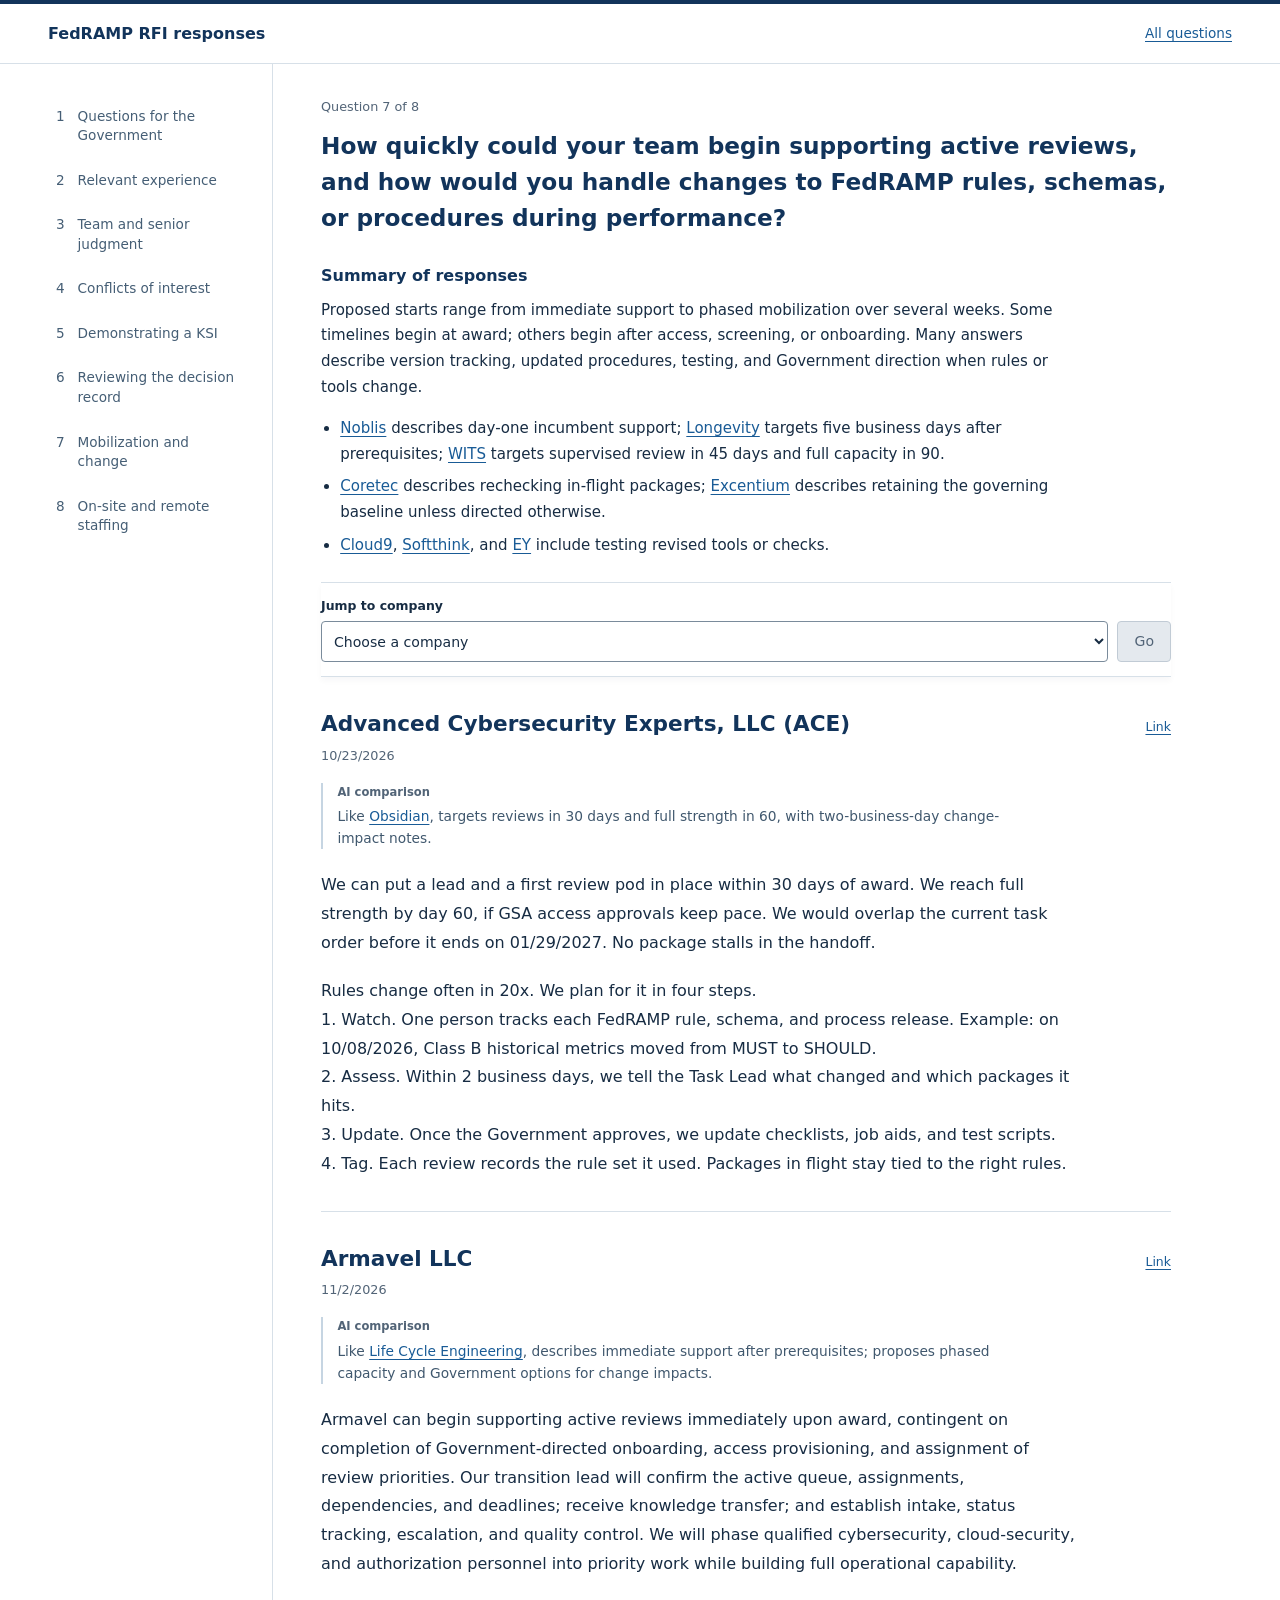
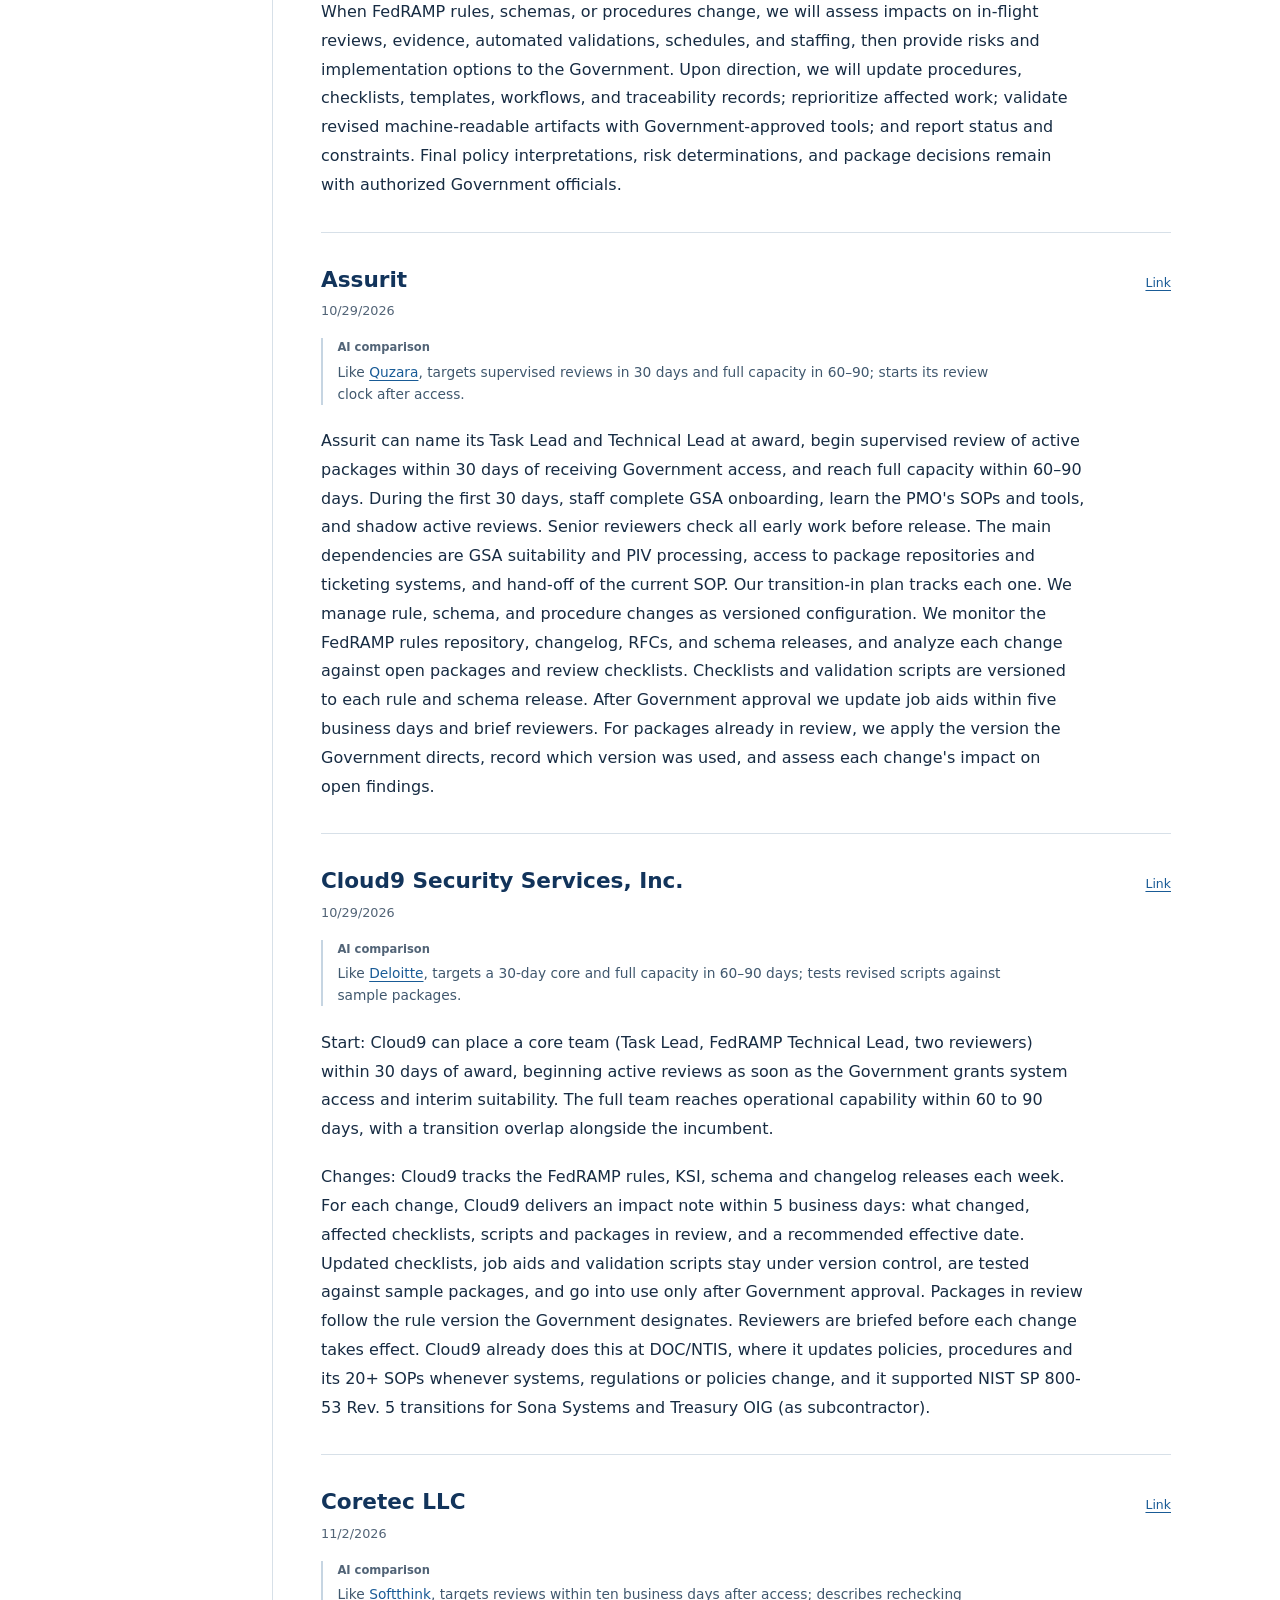
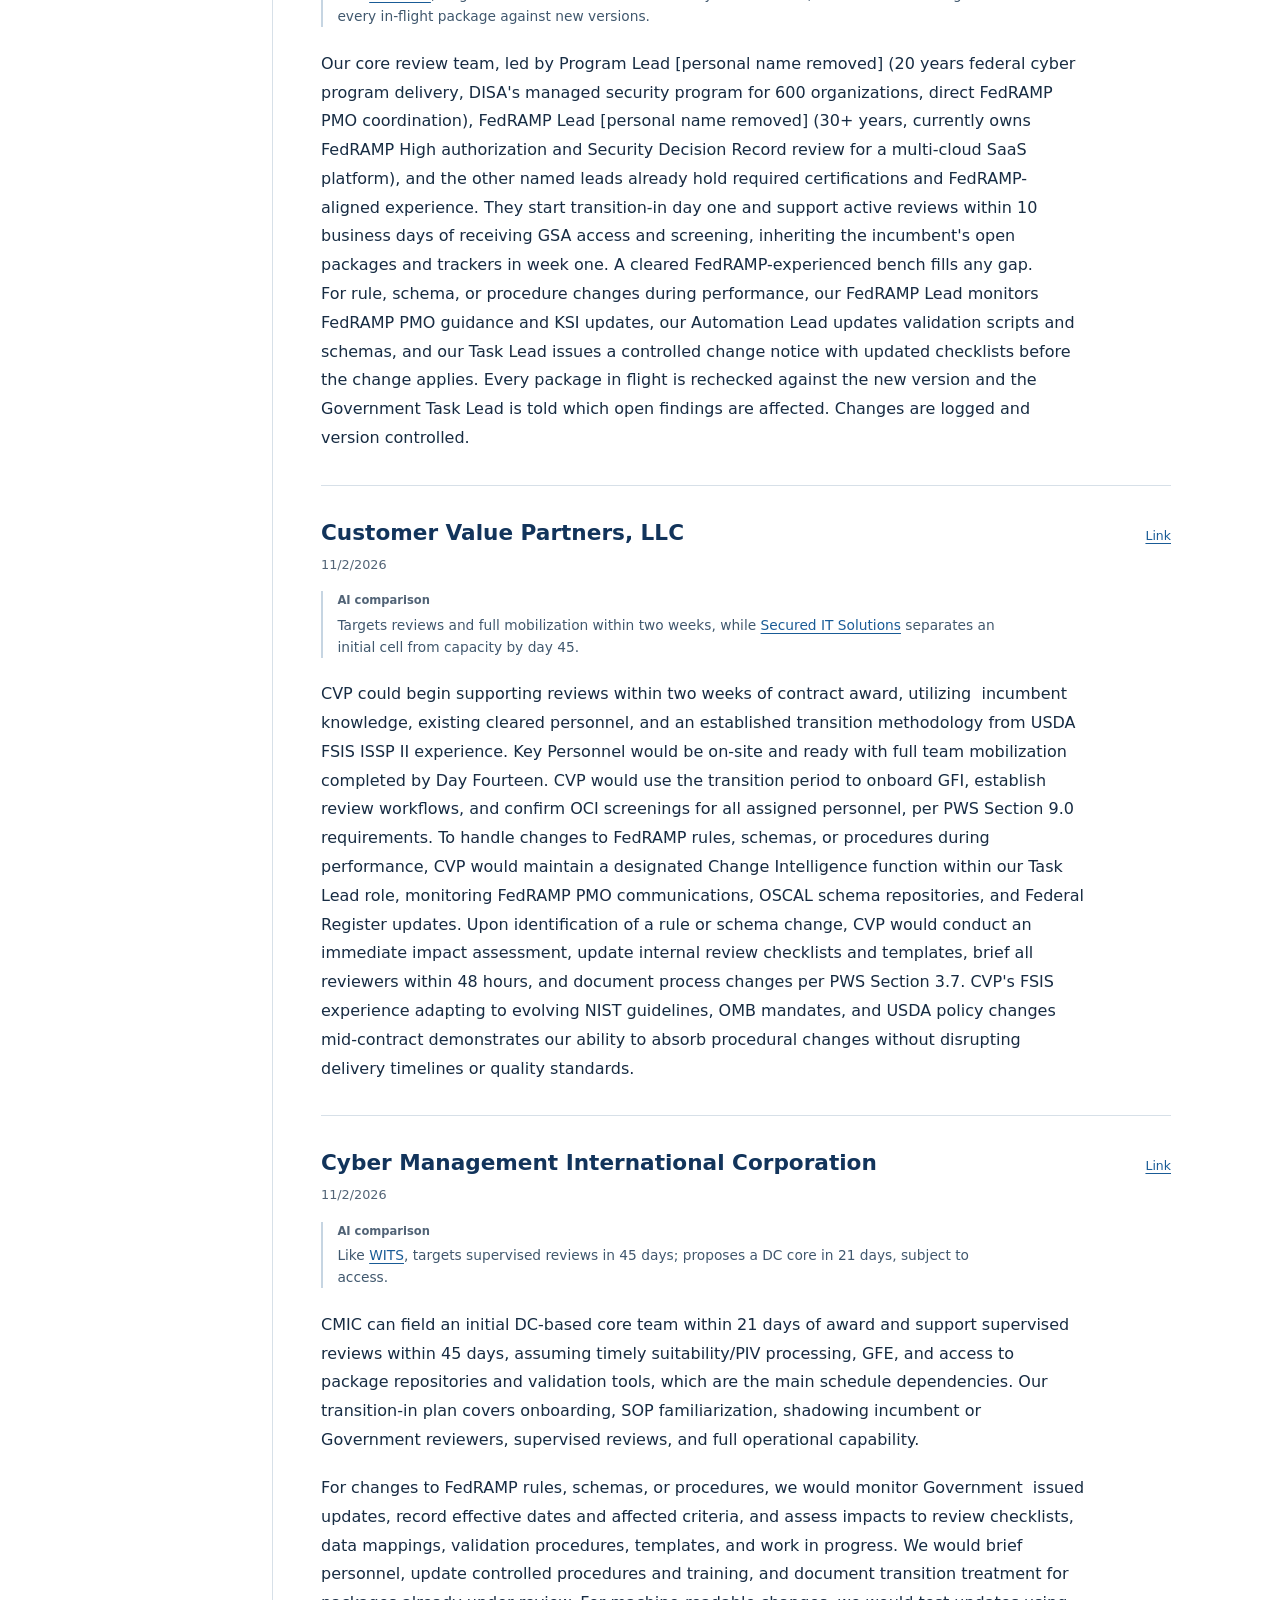
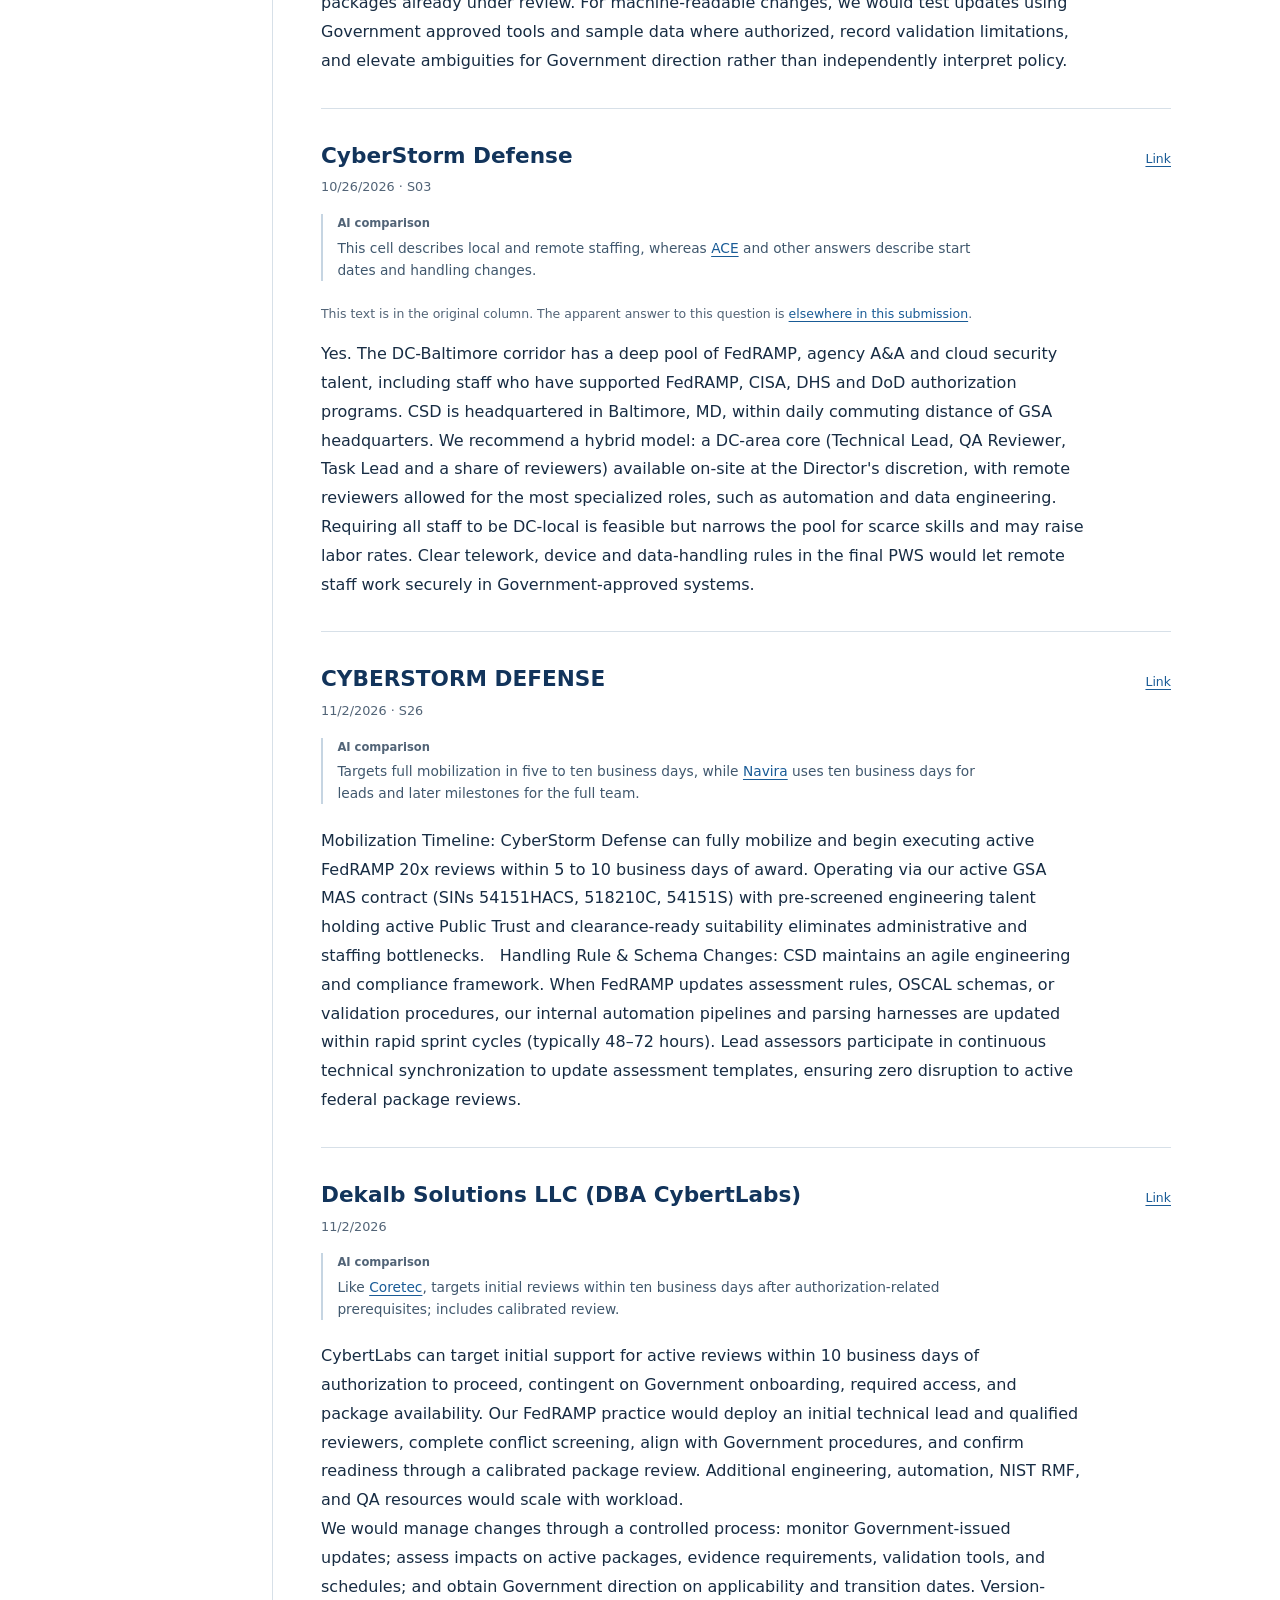
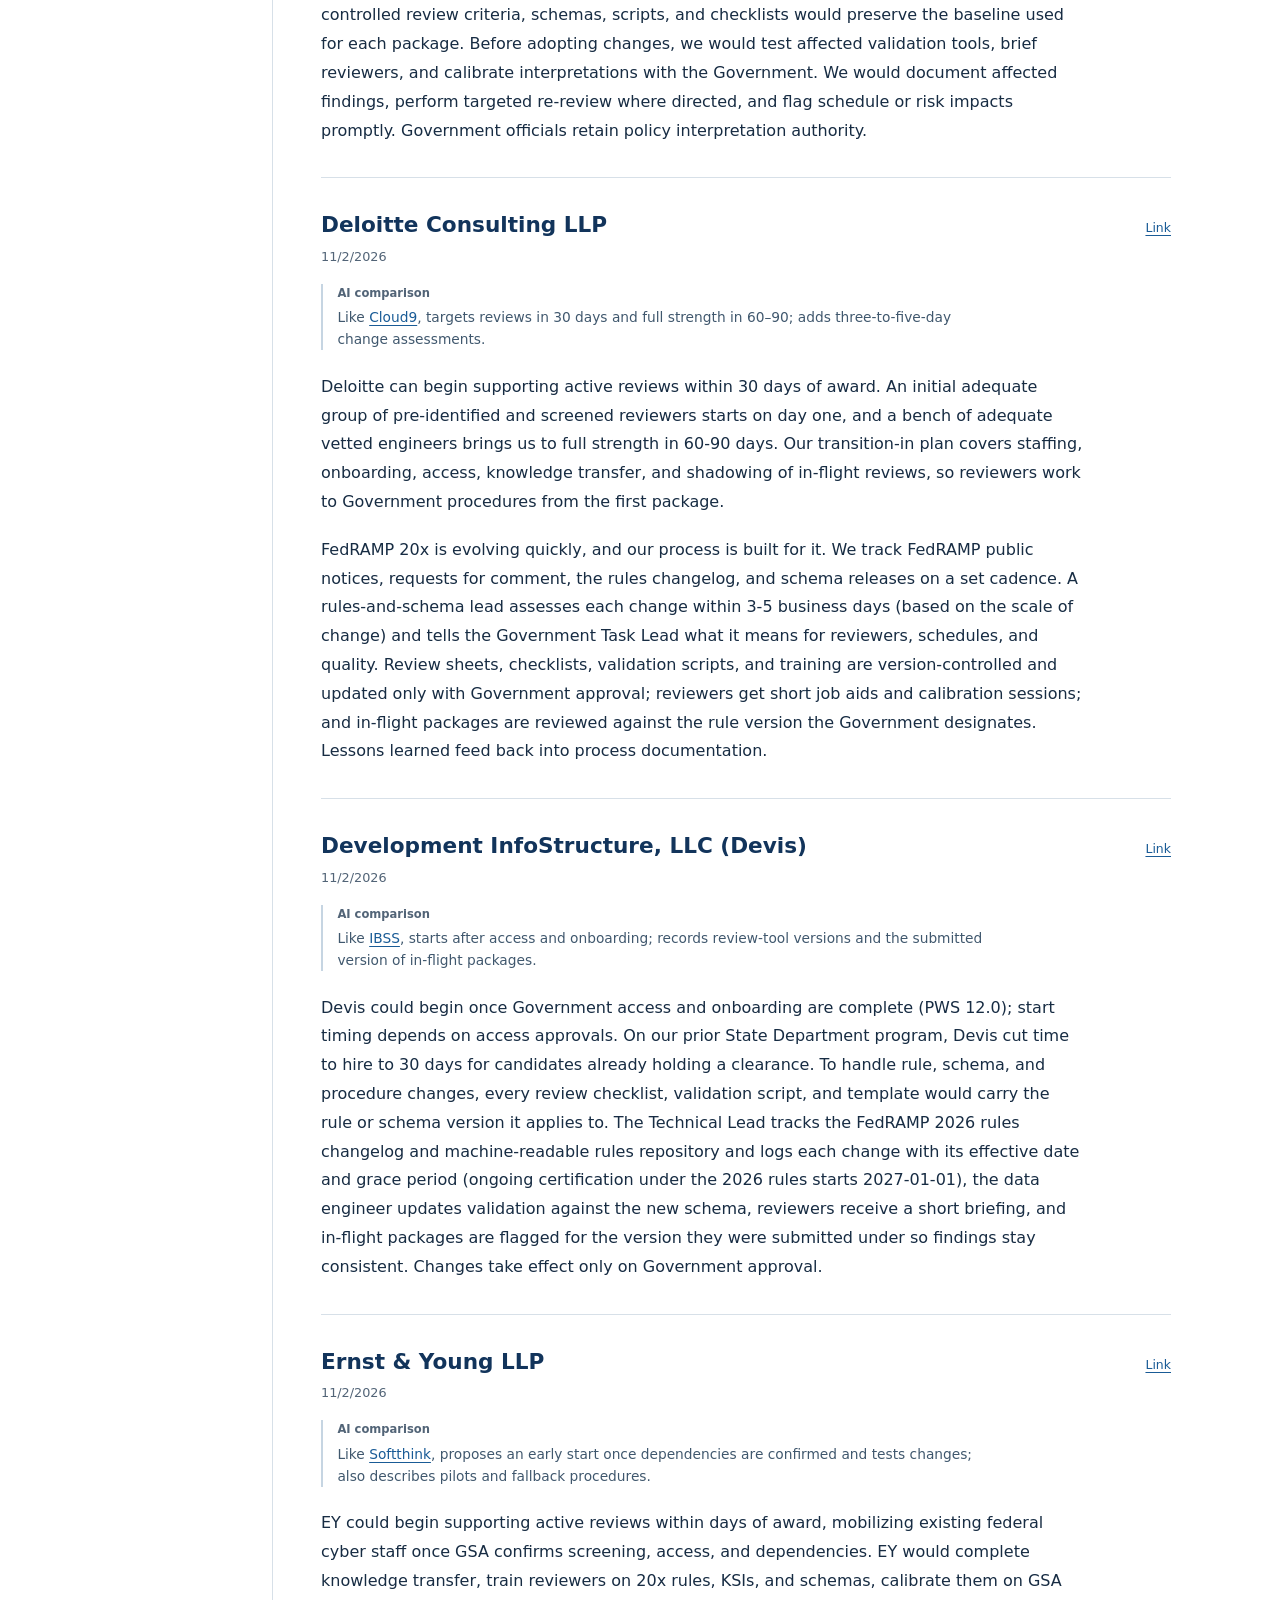
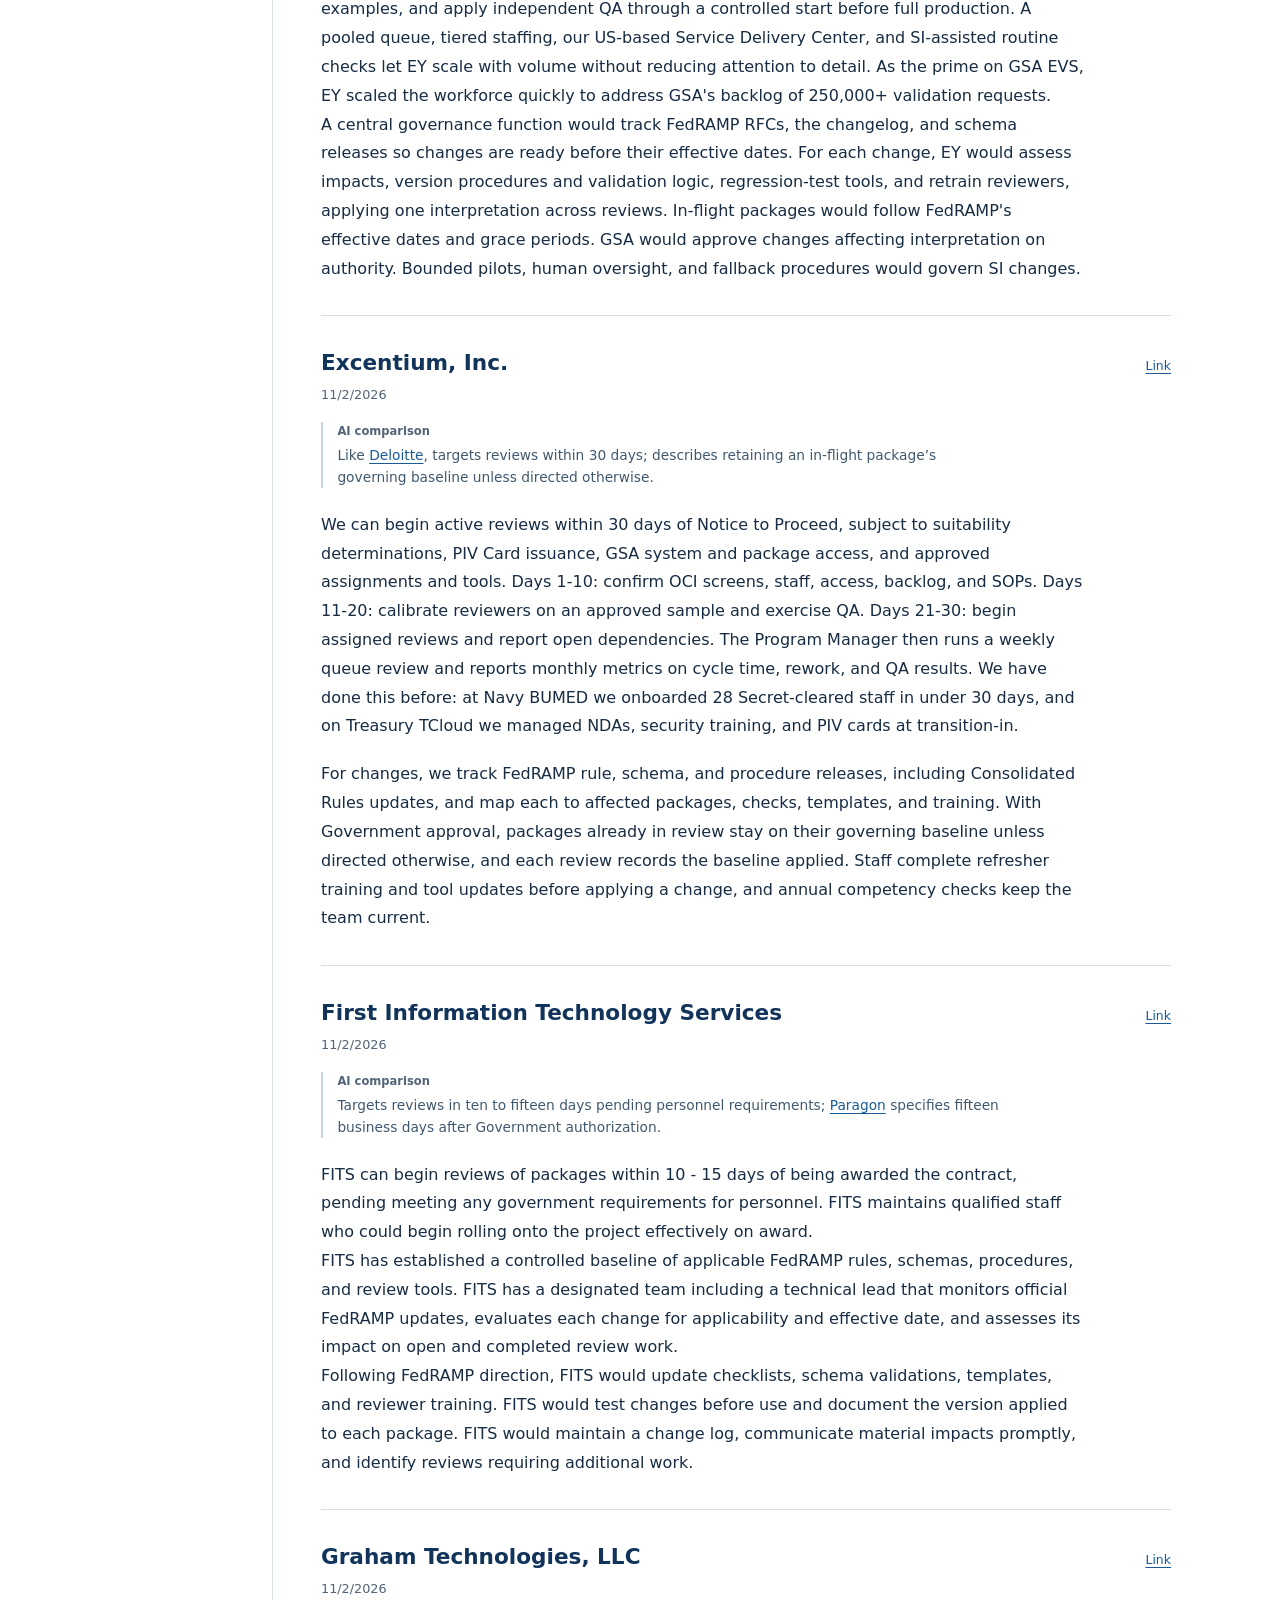
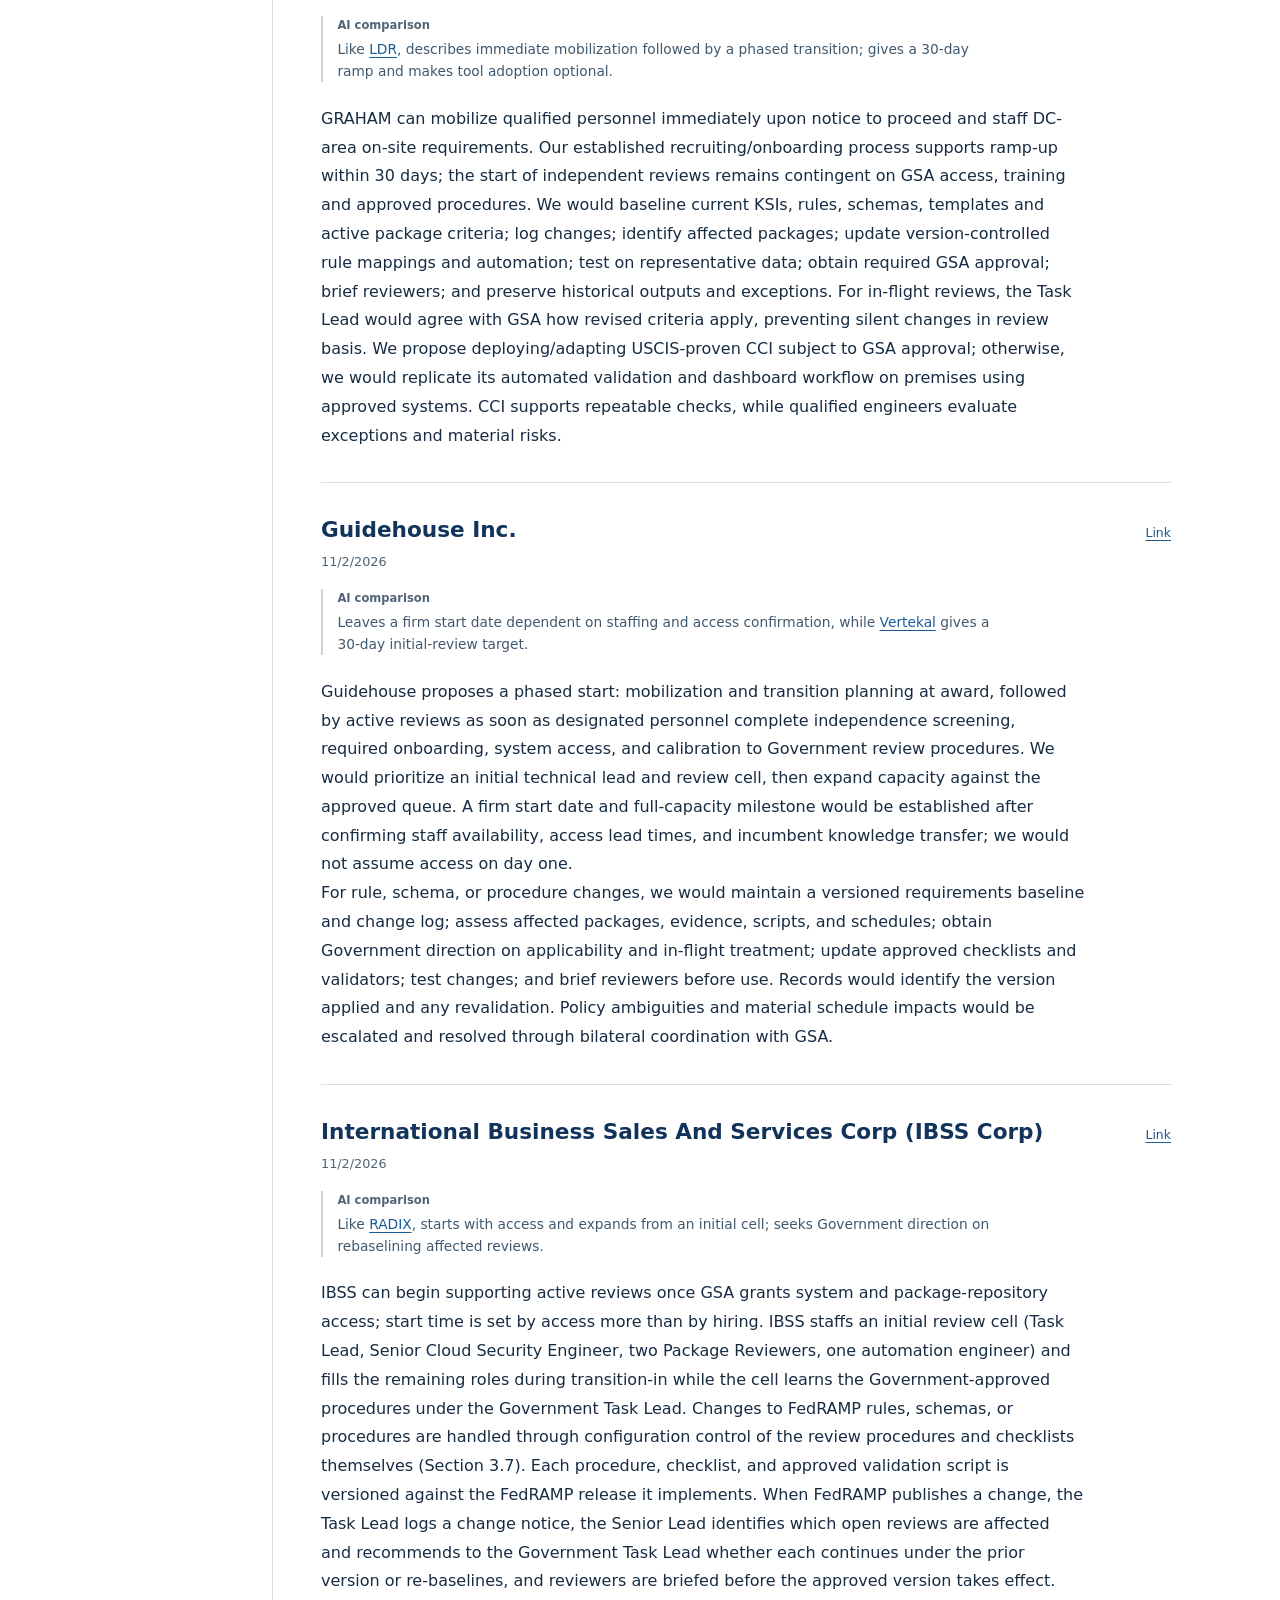
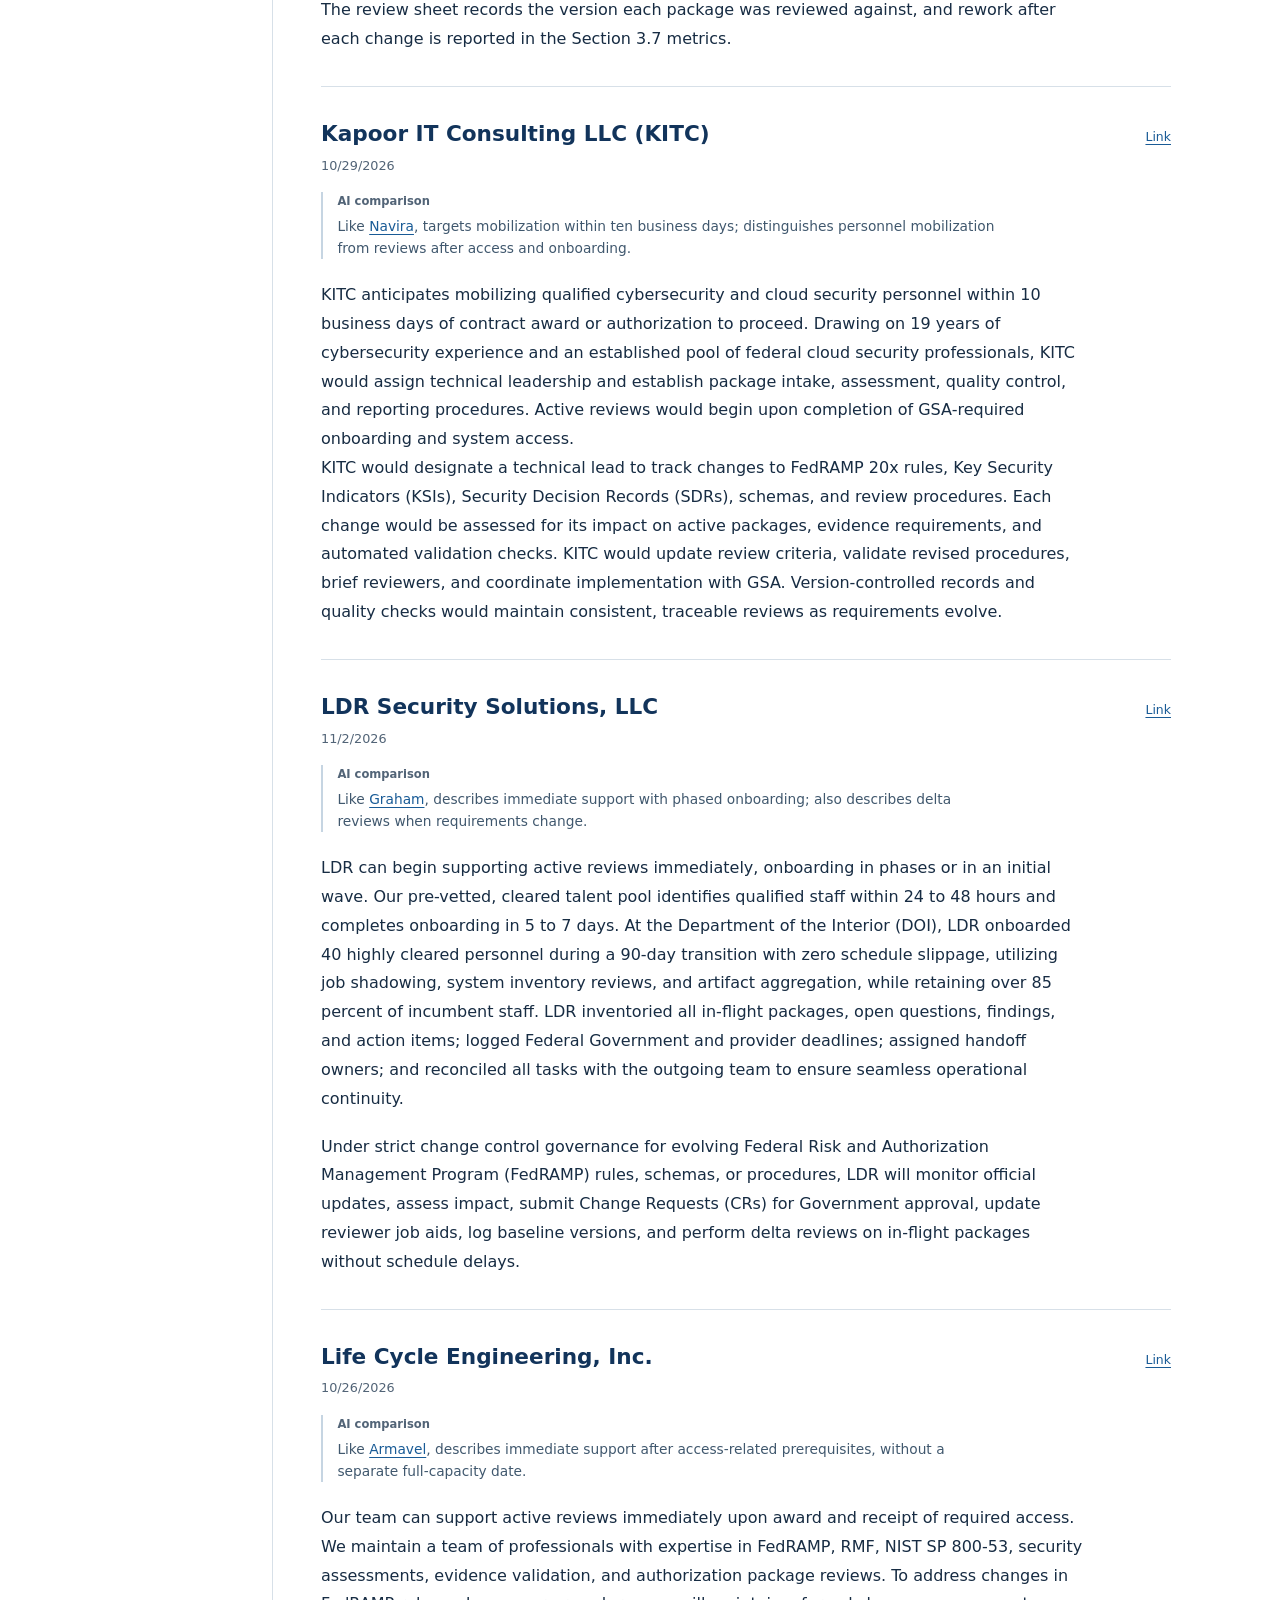
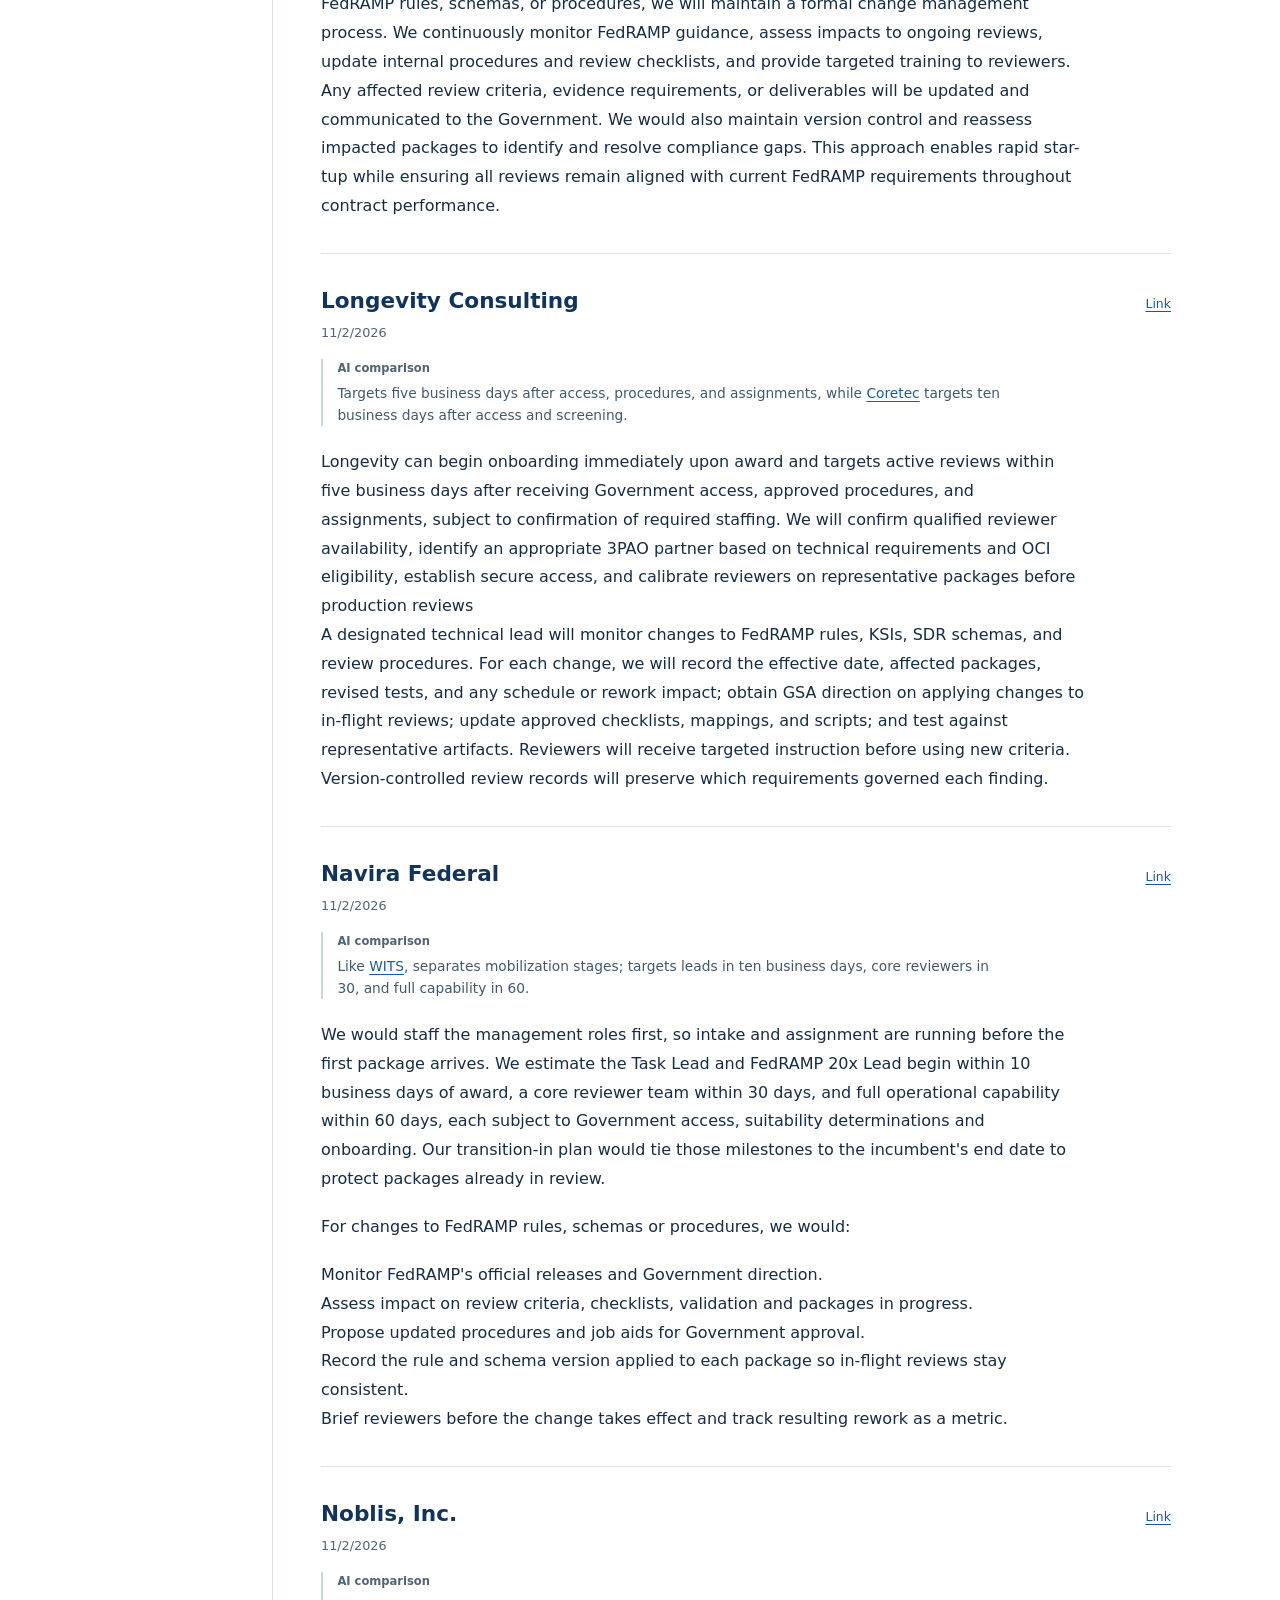
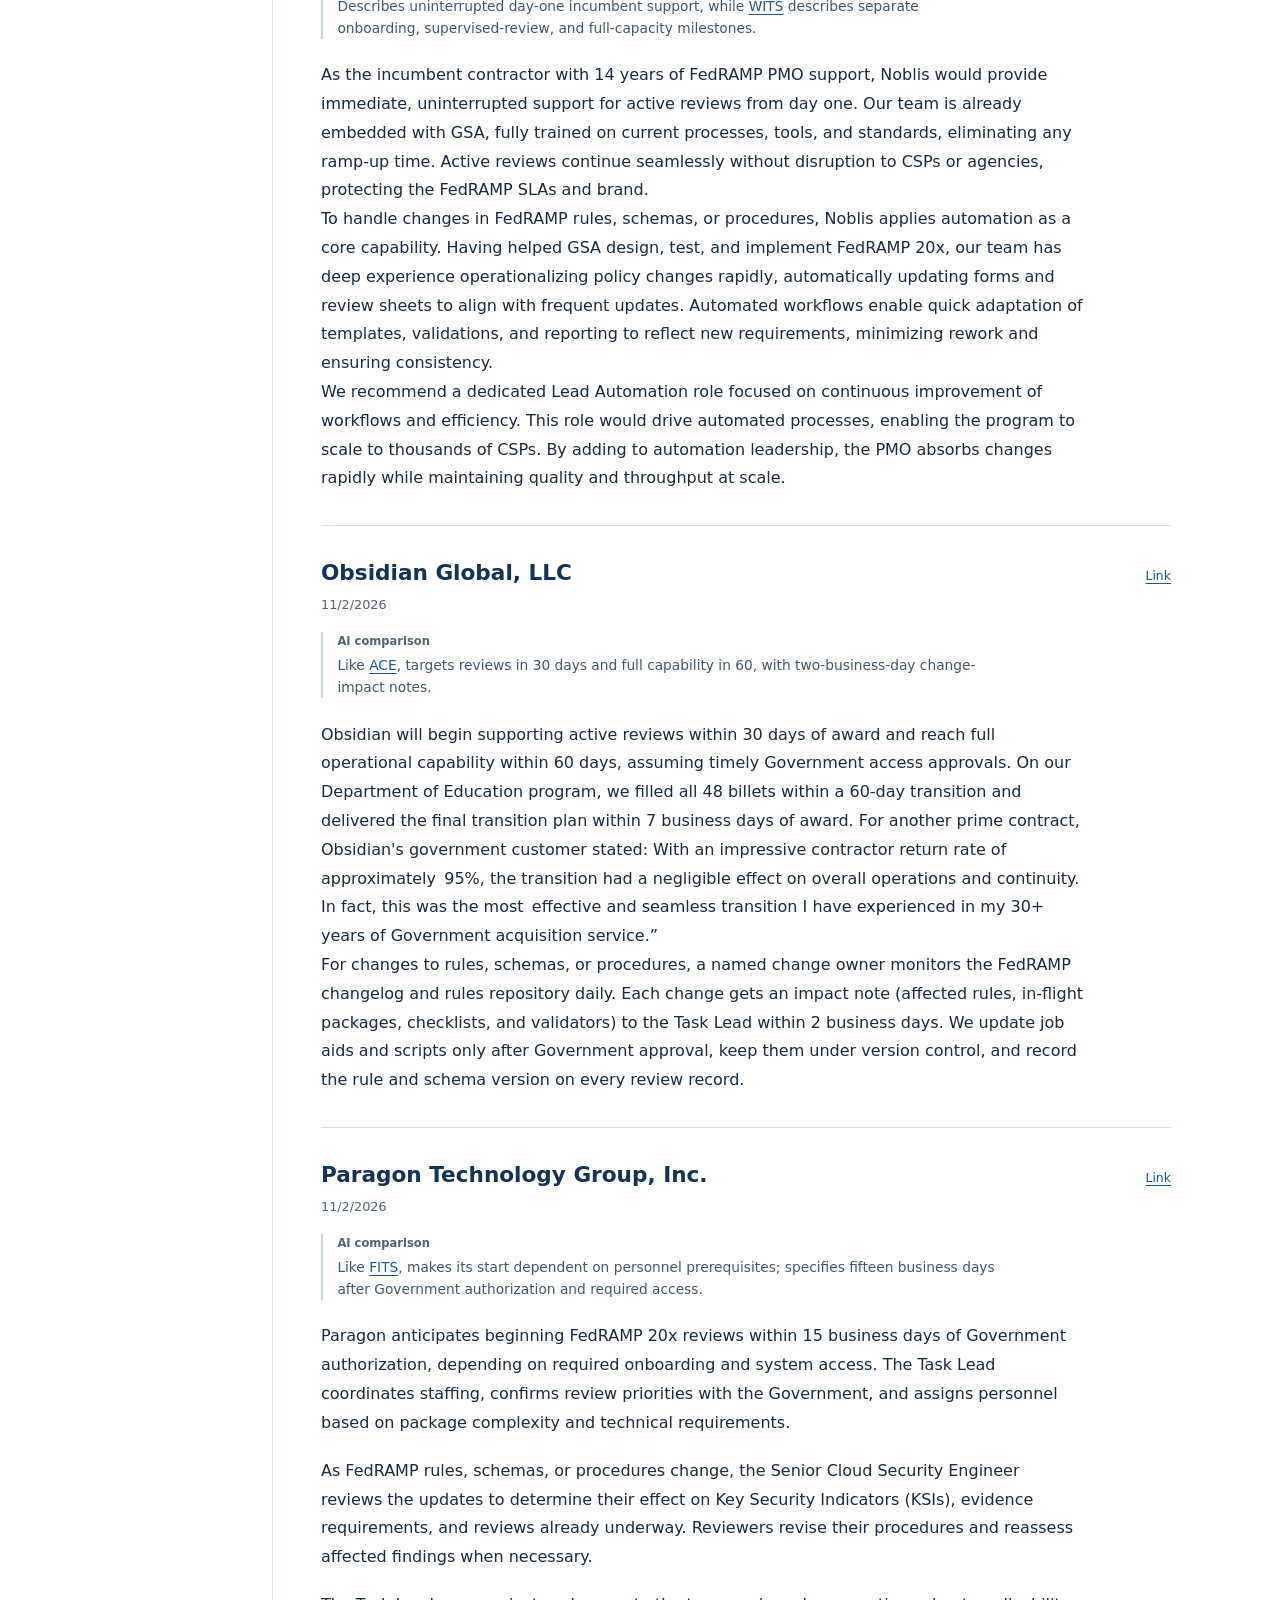
<file: questions/readiness/index.html>
<!doctype html>
<html lang="en"><head><meta charset="utf-8"/><meta name="viewport" content="width=device-width, initial-scale=1"/><link href="../../_app/immutable/entry/start.ChTZ7ZHg.js" rel="modulepreload">
		<link href="../../_app/immutable/chunks/BBToFOt5.js" rel="modulepreload">
		<link href="../../_app/immutable/chunks/lZwCdcE0.js" rel="modulepreload">
		<link href="../../_app/immutable/chunks/BUhtEjvl.js" rel="modulepreload">
		<link href="../../_app/immutable/chunks/pMj6cZWY.js" rel="modulepreload">
		<link href="../../_app/immutable/entry/app.DXxuijby.js" rel="modulepreload">
		<link href="../../_app/immutable/chunks/Bzak7iHL.js" rel="modulepreload">
		<link href="../../_app/immutable/chunks/DFgP4Mng.js" rel="modulepreload">
		<link href="../../_app/immutable/chunks/rM66yqVr.js" rel="modulepreload">
		<link href="../../_app/immutable/nodes/0.zCVsUTBA.js" rel="modulepreload">
		<link href="../../_app/immutable/chunks/C865iHQ4.js" rel="modulepreload">
		<link href="../../_app/immutable/chunks/C7-jfxR3.js" rel="modulepreload">
		<link href="../../_app/immutable/chunks/J_Hzr0xJ.js" rel="modulepreload">
		<link href="../../_app/immutable/nodes/4.Bs5RWxAL.js" rel="modulepreload">
		<!--12qhfyh--><meta name="robots" content="noindex,nofollow"/><meta name="description" content="Company responses organized by question, with brief AI summaries and comparisons."/><!----><!--1mimizi--><!----><title>Question 7: Mobilization and change · FedRAMP RFI responses</title>
		<link href="../../_app/immutable/assets/0.BzYzJsf7.css" rel="stylesheet"></head><body data-sveltekit-preload-data="hover"><div style="display: contents"><!--[--><!--[0--><!--[--><a class="skip" href="#main">Skip to content</a> <header class="masthead"><a class="brand" href="../../">FedRAMP RFI responses</a><a href="../../">All questions</a></header> <div class="shell"><aside class="rail"><nav aria-label="Questions"><!--[--><a href="../../questions/pws/"><span>1</span><span>Questions for the Government</span></a><a href="../../questions/experience/"><span>2</span><span>Relevant experience</span></a><a href="../../questions/labor/"><span>3</span><span>Team and senior judgment</span></a><a href="../../questions/conflicts/"><span>4</span><span>Conflicts of interest</span></a><a href="../../questions/ksi/"><span>5</span><span>Demonstrating a KSI</span></a><a href="../../questions/sdr/"><span>6</span><span>Reviewing the decision record</span></a><a href="../../questions/readiness/"><span>7</span><span>Mobilization and change</span></a><a href="../../questions/location/"><span>8</span><span>On-site and remote staffing</span></a><!--]--></nav></aside><main id="main" tabindex="-1"><!--[--><p class="metadata">Question 7 of 8</p> <h1 class="question-text">How quickly could your team begin supporting active reviews, and how would you handle changes to FedRAMP rules, schemas, or procedures during performance?</h1> <section id="synthesis" class="summary" aria-labelledby="summary-title"><h2 id="summary-title">Summary of responses</h2><p>Proposed starts range from immediate support to phased mobilization over several weeks. Some timelines begin at award; others begin after access, screening, or onboarding. Many answers describe version tracking, updated procedures, testing, and Government direction when rules or tools change.</p><!--[0--><ul><!--[--><li><!--[--><!--[-1--><!--]--><!--[0--><a href="../../questions/readiness/#s13-readiness">Noblis</a><!--]--><!--[-1--> describes day-one incumbent support; <!--]--><!--[0--><a href="../../questions/readiness/#s12-readiness">Longevity</a><!--]--><!--[-1--> targets five business days after prerequisites; <!--]--><!--[0--><a href="../../questions/readiness/#s17-readiness">WITS</a><!--]--><!--[-1--> targets supervised review in 45 days and full capacity in 90.<!--]--><!--]--><!----></li><li><!--[--><!--[-1--><!--]--><!--[0--><a href="../../questions/readiness/#s11-readiness">Coretec</a><!--]--><!--[-1--> describes rechecking in-flight packages; <!--]--><!--[0--><a href="../../questions/readiness/#s16-readiness">Excentium</a><!--]--><!--[-1--> describes retaining the governing baseline unless directed otherwise.<!--]--><!--]--><!----></li><li><!--[--><!--[-1--><!--]--><!--[0--><a href="../../questions/readiness/#s05-readiness">Cloud9</a><!--]--><!--[-1-->, <!--]--><!--[0--><a href="../../questions/readiness/#s06-readiness">Softthink</a><!--]--><!--[-1-->, and <!--]--><!--[0--><a href="../../questions/readiness/#s31-readiness">EY</a><!--]--><!--[-1--> include testing revised tools or checks.<!--]--><!--]--><!----></li><!--]--></ul><!--]--></section> <form class="company-jump"><label for="company">Jump to company</label><div><select id="company"><option value="" selected="">Choose a company</option><!--[--><option value="s01-readiness">Advanced Cybersecurity Experts, LLC (ACE)</option><option value="s28-readiness">Armavel LLC</option><option value="s07-readiness">Assurit</option><option value="s05-readiness">Cloud9 Security Services, Inc.</option><option value="s11-readiness">Coretec LLC</option><option value="s23-readiness">Customer Value Partners, LLC</option><option value="s32-readiness">Cyber Management International Corporation</option><option value="s03-readiness">CyberStorm Defense — 10/26/2026 · S03</option><option value="s26-readiness">CYBERSTORM DEFENSE — 11/2/2026 · S26</option><option value="s19-readiness">Dekalb Solutions LLC (DBA CybertLabs)</option><option value="s30-readiness">Deloitte Consulting LLP</option><option value="s34-readiness">Development InfoStructure, LLC (Devis)</option><option value="s31-readiness">Ernst &amp; Young LLP</option><option value="s16-readiness">Excentium, Inc.</option><option value="s14-readiness">First Information Technology Services</option><option value="s20-readiness">Graham Technologies, LLC</option><option value="s29-readiness">Guidehouse Inc.</option><option value="s22-readiness">International Business Sales And Services Corp (IBSS Corp)</option><option value="s08-readiness">Kapoor IT Consulting LLC (KITC)</option><option value="s27-readiness">LDR Security Solutions, LLC</option><option value="s02-readiness">Life Cycle Engineering, Inc.</option><option value="s12-readiness">Longevity Consulting</option><option value="s18-readiness">Navira Federal</option><option value="s13-readiness">Noblis, Inc.</option><option value="s35-readiness">Obsidian Global, LLC</option><option value="s24-readiness">Paragon Technology Group, Inc.</option><option value="s15-readiness">Prudent Technology LLC</option><option value="s25-readiness">Quzara LLC</option><option value="s21-readiness">RADIX International Consulting LLC</option><option value="s04-readiness">Secured IT Solutions</option><option value="s06-readiness">Softthink Solutions Inc</option><option value="s33-readiness">Stondoh Secure Digital Solutions</option><option value="s09-readiness">The Enterprise Security Consultants, LLC (dba TES Consultants)</option><option value="s10-readiness">Vertekal LLC</option><option value="s17-readiness">Wits Solutions Inc</option><!--]--></select><button type="submit" disabled="">Go</button></div></form> <noscript><nav class="company-list" aria-label="Companies"><!--[--><a href="#s01-readiness">Advanced Cybersecurity Experts, LLC (ACE)</a><a href="#s28-readiness">Armavel LLC</a><a href="#s07-readiness">Assurit</a><a href="#s05-readiness">Cloud9 Security Services, Inc.</a><a href="#s11-readiness">Coretec LLC</a><a href="#s23-readiness">Customer Value Partners, LLC</a><a href="#s32-readiness">Cyber Management International Corporation</a><a href="#s03-readiness">CyberStorm Defense (10/26/2026, S03)</a><a href="#s26-readiness">CYBERSTORM DEFENSE (11/2/2026, S26)</a><a href="#s19-readiness">Dekalb Solutions LLC (DBA CybertLabs)</a><a href="#s30-readiness">Deloitte Consulting LLP</a><a href="#s34-readiness">Development InfoStructure, LLC (Devis)</a><a href="#s31-readiness">Ernst &amp; Young LLP</a><a href="#s16-readiness">Excentium, Inc.</a><a href="#s14-readiness">First Information Technology Services</a><a href="#s20-readiness">Graham Technologies, LLC</a><a href="#s29-readiness">Guidehouse Inc.</a><a href="#s22-readiness">International Business Sales And Services Corp (IBSS Corp)</a><a href="#s08-readiness">Kapoor IT Consulting LLC (KITC)</a><a href="#s27-readiness">LDR Security Solutions, LLC</a><a href="#s02-readiness">Life Cycle Engineering, Inc.</a><a href="#s12-readiness">Longevity Consulting</a><a href="#s18-readiness">Navira Federal</a><a href="#s13-readiness">Noblis, Inc.</a><a href="#s35-readiness">Obsidian Global, LLC</a><a href="#s24-readiness">Paragon Technology Group, Inc.</a><a href="#s15-readiness">Prudent Technology LLC</a><a href="#s25-readiness">Quzara LLC</a><a href="#s21-readiness">RADIX International Consulting LLC</a><a href="#s04-readiness">Secured IT Solutions</a><a href="#s06-readiness">Softthink Solutions Inc</a><a href="#s33-readiness">Stondoh Secure Digital Solutions</a><a href="#s09-readiness">The Enterprise Security Consultants, LLC (dba TES Consultants)</a><a href="#s10-readiness">Vertekal LLC</a><a href="#s17-readiness">Wits Solutions Inc</a><!--]--></nav></noscript> <section id="answers" aria-label="Company responses"><!--[--><article class="answer" id="s01-readiness" tabindex="-1"><div class="answer-heading"><h2>Advanced Cybersecurity Experts, LLC (ACE)</h2><a class="permalink" href="../../questions/readiness/#s01-readiness" aria-label="Link to Advanced Cybersecurity Experts, LLC (ACE) submission s01">Link</a></div><p class="metadata">10/23/2026</p><p class="comparison"><span class="comparison-label">AI comparison</span><!--[--><!--[-1-->Like <!--]--><!--[0--><a href="../../questions/readiness/#s35-readiness">Obsidian</a><!--]--><!--[-1-->, targets reviews in 30 days and full strength in 60, with two-business-day change-impact notes.<!--]--><!--]--><!----></p> <!--[-1--><!--]--> <!--[-1--><!--]--> <div class="source-body" id="s01-readiness-source"><!--[--><p class="source-paragraph" id="s01-readiness-p1"><!--[--><!--[-1-->We can put a lead and a first review pod in place within 30 days of award. We reach full strength by day 60, if GSA access approvals keep pace. We would overlap the current task order before it ends on 01/29/2027. No package stalls in the handoff.<!--]--><!--]--><!----></p><p class="source-paragraph" id="s01-readiness-p2"><!--[--><!--[-1-->Rules change often in 20x. We plan for it in four steps.
1. Watch. One person tracks each FedRAMP rule, schema, and process release. Example: on 10/08/2026, Class B historical metrics moved from MUST to SHOULD.
2. Assess. Within 2 business days, we tell the Task Lead what changed and which packages it hits.
3. Update. Once the Government approves, we update checklists, job aids, and test scripts.
4. Tag. Each review records the rule set it used. Packages in flight stay tied to the right rules.<!--]--><!--]--><!----></p><!--]--></div></article><article class="answer" id="s28-readiness" tabindex="-1"><div class="answer-heading"><h2>Armavel LLC</h2><a class="permalink" href="../../questions/readiness/#s28-readiness" aria-label="Link to Armavel LLC submission s28">Link</a></div><p class="metadata">11/2/2026</p><p class="comparison"><span class="comparison-label">AI comparison</span><!--[--><!--[-1-->Like <!--]--><!--[0--><a href="../../questions/readiness/#s02-readiness">Life Cycle Engineering</a><!--]--><!--[-1-->, describes immediate support after prerequisites; proposes phased capacity and Government options for change impacts.<!--]--><!--]--><!----></p> <!--[-1--><!--]--> <!--[-1--><!--]--> <div class="source-body" id="s28-readiness-source"><!--[--><p class="source-paragraph" id="s28-readiness-p1"><!--[--><!--[-1-->Armavel can begin supporting active reviews immediately upon award, contingent on completion of Government-directed onboarding, access provisioning, and assignment of review priorities. Our transition lead will confirm the active queue, assignments, dependencies, and deadlines; receive knowledge transfer; and establish intake, status tracking, escalation, and quality control. We will phase qualified cybersecurity, cloud-security, and authorization personnel into priority work while building full operational capability.<!--]--><!--]--><!----></p><p class="source-paragraph" id="s28-readiness-p2"><!--[--><!--[-1-->When FedRAMP rules, schemas, or procedures change, we will assess impacts on in-flight reviews, evidence, automated validations, schedules, and staffing, then provide risks and implementation options to the Government. Upon direction, we will update procedures, checklists, templates, workflows, and traceability records; reprioritize affected work; validate revised machine-readable artifacts with Government-approved tools; and report status and constraints. Final policy interpretations, risk determinations, and package decisions remain with authorized Government officials.<!--]--><!--]--><!----></p><!--]--></div></article><article class="answer" id="s07-readiness" tabindex="-1"><div class="answer-heading"><h2>Assurit</h2><a class="permalink" href="../../questions/readiness/#s07-readiness" aria-label="Link to Assurit submission s07">Link</a></div><p class="metadata">10/29/2026</p><p class="comparison"><span class="comparison-label">AI comparison</span><!--[--><!--[-1-->Like <!--]--><!--[0--><a href="../../questions/readiness/#s25-readiness">Quzara</a><!--]--><!--[-1-->, targets supervised reviews in 30 days and full capacity in 60–90; starts its review clock after access.<!--]--><!--]--><!----></p> <!--[-1--><!--]--> <!--[-1--><!--]--> <div class="source-body" id="s07-readiness-source"><!--[--><p class="source-paragraph" id="s07-readiness-p1"><!--[--><!--[-1-->Assurit can name its Task Lead and Technical Lead at award, begin supervised review of active packages within 30 days of receiving Government access, and reach full capacity within 60–90 days. During the first 30 days, staff complete GSA onboarding, learn the PMO's SOPs and tools, and shadow active reviews. Senior reviewers check all early work before release. The main dependencies are GSA suitability and PIV processing, access to package repositories and ticketing systems, and hand-off of the current SOP. Our transition-in plan tracks each one. We manage rule, schema, and procedure changes as versioned configuration. We monitor the FedRAMP rules repository, changelog, RFCs, and schema releases, and analyze each change against open packages and review checklists. Checklists and validation scripts are versioned to each rule and schema release. After Government approval we update job aids within five business days and brief reviewers. For packages already in review, we apply the version the Government directs, record which version was used, and assess each change's impact on open findings.<!--]--><!--]--><!----></p><!--]--></div></article><article class="answer" id="s05-readiness" tabindex="-1"><div class="answer-heading"><h2>Cloud9 Security Services, Inc.</h2><a class="permalink" href="../../questions/readiness/#s05-readiness" aria-label="Link to Cloud9 Security Services, Inc. submission s05">Link</a></div><p class="metadata">10/29/2026</p><p class="comparison"><span class="comparison-label">AI comparison</span><!--[--><!--[-1-->Like <!--]--><!--[0--><a href="../../questions/readiness/#s30-readiness">Deloitte</a><!--]--><!--[-1-->, targets a 30-day core and full capacity in 60–90 days; tests revised scripts against sample packages.<!--]--><!--]--><!----></p> <!--[-1--><!--]--> <!--[-1--><!--]--> <div class="source-body" id="s05-readiness-source"><!--[--><p class="source-paragraph" id="s05-readiness-p1"><!--[--><!--[-1-->Start: Cloud9 can place a core team (Task Lead, FedRAMP Technical Lead, two reviewers) within 30 days of award, beginning active reviews as soon as the Government grants system access and interim suitability. The full team reaches operational capability within 60 to 90 days, with a transition overlap alongside the incumbent.<!--]--><!--]--><!----></p><p class="source-paragraph" id="s05-readiness-p2"><!--[--><!--[-1-->Changes: Cloud9 tracks the FedRAMP rules, KSI, schema and changelog releases each week. For each change, Cloud9 delivers an impact note within 5 business days: what changed, affected checklists, scripts and packages in review, and a recommended effective date. Updated checklists, job aids and validation scripts stay under version control, are tested against sample packages, and go into use only after Government approval. Packages in review follow the rule version the Government designates. Reviewers are briefed before each change takes effect. Cloud9 already does this at DOC/NTIS, where it updates policies, procedures and its 20+ SOPs whenever systems, regulations or policies change, and it supported NIST SP 800-53 Rev. 5 transitions for Sona Systems and Treasury OIG (as subcontractor).<!--]--><!--]--><!----></p><!--]--></div></article><article class="answer" id="s11-readiness" tabindex="-1"><div class="answer-heading"><h2>Coretec LLC</h2><a class="permalink" href="../../questions/readiness/#s11-readiness" aria-label="Link to Coretec LLC submission s11">Link</a></div><p class="metadata">11/2/2026</p><p class="comparison"><span class="comparison-label">AI comparison</span><!--[--><!--[-1-->Like <!--]--><!--[0--><a href="../../questions/readiness/#s06-readiness">Softthink</a><!--]--><!--[-1-->, targets reviews within ten business days after access; describes rechecking every in-flight package against new versions.<!--]--><!--]--><!----></p> <!--[-1--><!--]--> <!--[-1--><!--]--> <div class="source-body" id="s11-readiness-source"><!--[--><p class="source-paragraph" id="s11-readiness-p1"><!--[--><!--[-1-->Our core review team, led by Program Lead [personal name removed] (20 years federal cyber program delivery, DISA's managed security program for 600 organizations, direct FedRAMP PMO coordination), FedRAMP Lead [personal name removed] (30+ years, currently owns FedRAMP High authorization and Security Decision Record review for a multi-cloud SaaS platform), and the other named leads already hold required certifications and FedRAMP-aligned experience. They start transition-in day one and support active reviews within 10 business days of receiving GSA access and screening, inheriting the incumbent's open packages and trackers in week one. A cleared FedRAMP-experienced bench fills any gap.
For rule, schema, or procedure changes during performance, our FedRAMP Lead monitors FedRAMP PMO guidance and KSI updates, our Automation Lead updates validation scripts and schemas, and our Task Lead issues a controlled change notice with updated checklists before the change applies. Every package in flight is rechecked against the new version and the Government Task Lead is told which open findings are affected. Changes are logged and version controlled.<!--]--><!--]--><!----></p><!--]--></div></article><article class="answer" id="s23-readiness" tabindex="-1"><div class="answer-heading"><h2>Customer Value Partners, LLC</h2><a class="permalink" href="../../questions/readiness/#s23-readiness" aria-label="Link to Customer Value Partners, LLC submission s23">Link</a></div><p class="metadata">11/2/2026</p><p class="comparison"><span class="comparison-label">AI comparison</span><!--[--><!--[-1-->Targets reviews and full mobilization within two weeks, while <!--]--><!--[0--><a href="../../questions/readiness/#s04-readiness">Secured IT Solutions</a><!--]--><!--[-1--> separates an initial cell from capacity by day 45.<!--]--><!--]--><!----></p> <!--[-1--><!--]--> <!--[-1--><!--]--> <div class="source-body" id="s23-readiness-source"><!--[--><p class="source-paragraph" id="s23-readiness-p1"><!--[--><!--[-1-->CVP could begin supporting reviews within two weeks of contract award, utilizing  incumbent knowledge, existing cleared personnel, and an established transition methodology from USDA FSIS ISSP II experience. Key Personnel would be on-site and ready with full team mobilization completed by Day Fourteen. CVP would use the transition period to onboard GFI, establish review workflows, and confirm OCI screenings for all assigned personnel, per PWS Section 9.0 requirements. To handle changes to FedRAMP rules, schemas, or procedures during performance, CVP would maintain a designated Change Intelligence function within our Task Lead role, monitoring FedRAMP PMO communications, OSCAL schema repositories, and Federal Register updates. Upon identification of a rule or schema change, CVP would conduct an immediate impact assessment, update internal review checklists and templates, brief all reviewers within 48 hours, and document process changes per PWS Section 3.7. CVP's FSIS experience adapting to evolving NIST guidelines, OMB mandates, and USDA policy changes mid-contract demonstrates our ability to absorb procedural changes without disrupting delivery timelines or quality standards.<!--]--><!--]--><!----></p><!--]--></div></article><article class="answer" id="s32-readiness" tabindex="-1"><div class="answer-heading"><h2>Cyber Management International Corporation</h2><a class="permalink" href="../../questions/readiness/#s32-readiness" aria-label="Link to Cyber Management International Corporation submission s32">Link</a></div><p class="metadata">11/2/2026</p><p class="comparison"><span class="comparison-label">AI comparison</span><!--[--><!--[-1-->Like <!--]--><!--[0--><a href="../../questions/readiness/#s17-readiness">WITS</a><!--]--><!--[-1-->, targets supervised reviews in 45 days; proposes a DC core in 21 days, subject to access.<!--]--><!--]--><!----></p> <!--[-1--><!--]--> <!--[-1--><!--]--> <div class="source-body" id="s32-readiness-source"><!--[--><p class="source-paragraph" id="s32-readiness-p1"><!--[--><!--[-1-->CMIC can field an initial DC-based core team within 21 days of award and support supervised reviews within 45 days, assuming timely suitability/PIV processing, GFE, and access to package repositories and validation tools, which are the main schedule dependencies. Our transition-in plan covers onboarding, SOP familiarization, shadowing incumbent or Government reviewers, supervised reviews, and full operational capability. <!--]--><!--]--><!----></p><p class="source-paragraph" id="s32-readiness-p2"><!--[--><!--[-1-->For changes to FedRAMP rules, schemas, or procedures, we would monitor Government  issued updates, record effective dates and affected criteria, and assess impacts to review checklists, data mappings, validation procedures, templates, and work in progress. We would brief personnel, update controlled procedures and training, and document transition treatment for packages already under review. For machine-readable changes, we would test updates using Government approved tools and sample data where authorized, record validation limitations, and elevate ambiguities for Government direction rather than independently interpret policy. <!--]--><!--]--><!----></p><!--]--></div></article><article class="answer" id="s03-readiness" tabindex="-1"><div class="answer-heading"><h2>CyberStorm Defense</h2><a class="permalink" href="../../questions/readiness/#s03-readiness" aria-label="Link to CyberStorm Defense submission s03">Link</a></div><p class="metadata">10/26/2026 · S03</p><p class="comparison"><span class="comparison-label">AI comparison</span><!--[--><!--[-1-->This cell describes local and remote staffing, whereas <!--]--><!--[0--><a href="../../questions/readiness/#s01-readiness">ACE</a><!--]--><!--[-1--> and other answers describe start dates and handling changes.<!--]--><!--]--><!----></p> <!--[0--><p class="source-note">This text is in the original column. The apparent answer to this question is <a href="../../questions/sdr/#s03-sdr-source">elsewhere in this submission</a>.</p><!--]--> <!--[-1--><!--]--> <div class="source-body" id="s03-readiness-source"><!--[--><p class="source-paragraph" id="s03-readiness-p1"><!--[--><!--[-1-->Yes. The DC-Baltimore corridor has a deep pool of FedRAMP, agency A&amp;A and cloud security talent, including staff who have supported FedRAMP, CISA, DHS and DoD authorization programs. CSD is headquartered in Baltimore, MD, within daily commuting distance of GSA headquarters. We recommend a hybrid model: a DC-area core (Technical Lead, QA Reviewer, Task Lead and a share of reviewers) available on-site at the Director's discretion, with remote reviewers allowed for the most specialized roles, such as automation and data engineering. Requiring all staff to be DC-local is feasible but narrows the pool for scarce skills and may raise labor rates. Clear telework, device and data-handling rules in the final PWS would let remote staff work securely in Government-approved systems.<!--]--><!--]--><!----></p><!--]--></div></article><article class="answer" id="s26-readiness" tabindex="-1"><div class="answer-heading"><h2>CYBERSTORM DEFENSE</h2><a class="permalink" href="../../questions/readiness/#s26-readiness" aria-label="Link to CYBERSTORM DEFENSE submission s26">Link</a></div><p class="metadata">11/2/2026 · S26</p><p class="comparison"><span class="comparison-label">AI comparison</span><!--[--><!--[-1-->Targets full mobilization in five to ten business days, while <!--]--><!--[0--><a href="../../questions/readiness/#s18-readiness">Navira</a><!--]--><!--[-1--> uses ten business days for leads and later milestones for the full team.<!--]--><!--]--><!----></p> <!--[-1--><!--]--> <!--[-1--><!--]--> <div class="source-body" id="s26-readiness-source"><!--[--><p class="source-paragraph" id="s26-readiness-p1"><!--[--><!--[-1-->Mobilization Timeline: CyberStorm Defense can fully mobilize and begin executing active FedRAMP 20x reviews within 5 to 10 business days of award. Operating via our active GSA MAS contract (SINs 54151HACS, 518210C, 54151S) with pre-screened engineering talent holding active Public Trust and clearance-ready suitability eliminates administrative and staffing bottlenecks.   Handling Rule &amp; Schema Changes: CSD maintains an agile engineering and compliance framework. When FedRAMP updates assessment rules, OSCAL schemas, or validation procedures, our internal automation pipelines and parsing harnesses are updated within rapid sprint cycles (typically 48–72 hours). Lead assessors participate in continuous technical synchronization to update assessment templates, ensuring zero disruption to active federal package reviews.<!--]--><!--]--><!----></p><!--]--></div></article><article class="answer" id="s19-readiness" tabindex="-1"><div class="answer-heading"><h2>Dekalb Solutions LLC (DBA CybertLabs)</h2><a class="permalink" href="../../questions/readiness/#s19-readiness" aria-label="Link to Dekalb Solutions LLC (DBA CybertLabs) submission s19">Link</a></div><p class="metadata">11/2/2026</p><p class="comparison"><span class="comparison-label">AI comparison</span><!--[--><!--[-1-->Like <!--]--><!--[0--><a href="../../questions/readiness/#s11-readiness">Coretec</a><!--]--><!--[-1-->, targets initial reviews within ten business days after authorization-related prerequisites; includes calibrated review.<!--]--><!--]--><!----></p> <!--[-1--><!--]--> <!--[-1--><!--]--> <div class="source-body" id="s19-readiness-source"><!--[--><p class="source-paragraph" id="s19-readiness-p1"><!--[--><!--[-1-->CybertLabs can target initial support for active reviews within 10 business days of authorization to proceed, contingent on Government onboarding, required access, and package availability. Our FedRAMP practice would deploy an initial technical lead and qualified reviewers, complete conflict screening, align with Government procedures, and confirm readiness through a calibrated package review. Additional engineering, automation, NIST RMF, and QA resources would scale with workload.
We would manage changes through a controlled process: monitor Government-issued updates; assess impacts on active packages, evidence requirements, validation tools, and schedules; and obtain Government direction on applicability and transition dates. Version-controlled review criteria, schemas, scripts, and checklists would preserve the baseline used for each package. Before adopting changes, we would test affected validation tools, brief reviewers, and calibrate interpretations with the Government. We would document affected findings, perform targeted re-review where directed, and flag schedule or risk impacts promptly. Government officials retain policy interpretation authority. <!--]--><!--]--><!----></p><!--]--></div></article><article class="answer" id="s30-readiness" tabindex="-1"><div class="answer-heading"><h2>Deloitte Consulting LLP</h2><a class="permalink" href="../../questions/readiness/#s30-readiness" aria-label="Link to Deloitte Consulting LLP submission s30">Link</a></div><p class="metadata">11/2/2026</p><p class="comparison"><span class="comparison-label">AI comparison</span><!--[--><!--[-1-->Like <!--]--><!--[0--><a href="../../questions/readiness/#s05-readiness">Cloud9</a><!--]--><!--[-1-->, targets reviews in 30 days and full strength in 60–90; adds three-to-five-day change assessments.<!--]--><!--]--><!----></p> <!--[-1--><!--]--> <!--[-1--><!--]--> <div class="source-body" id="s30-readiness-source"><!--[--><p class="source-paragraph" id="s30-readiness-p1"><!--[--><!--[-1-->Deloitte can begin supporting active reviews within 30 days of award. An initial adequate group of pre-identified and screened reviewers starts on day one, and a bench of adequate vetted engineers brings us to full strength in 60-90 days. Our transition-in plan covers staffing, onboarding, access, knowledge transfer, and shadowing of in-flight reviews, so reviewers work to Government procedures from the first package. <!--]--><!--]--><!----></p><p class="source-paragraph" id="s30-readiness-p2"><!--[--><!--[-1-->FedRAMP 20x is evolving quickly, and our process is built for it. We track FedRAMP public notices, requests for comment, the rules changelog, and schema releases on a set cadence. A rules-and-schema lead assesses each change within 3-5 business days (based on the scale of change) and tells the Government Task Lead what it means for reviewers, schedules, and quality. Review sheets, checklists, validation scripts, and training are version-controlled and updated only with Government approval; reviewers get short job aids and calibration sessions; and in-flight packages are reviewed against the rule version the Government designates. Lessons learned feed back into process documentation. <!--]--><!--]--><!----></p><!--]--></div></article><article class="answer" id="s34-readiness" tabindex="-1"><div class="answer-heading"><h2>Development InfoStructure, LLC (Devis)</h2><a class="permalink" href="../../questions/readiness/#s34-readiness" aria-label="Link to Development InfoStructure, LLC (Devis) submission s34">Link</a></div><p class="metadata">11/2/2026</p><p class="comparison"><span class="comparison-label">AI comparison</span><!--[--><!--[-1-->Like <!--]--><!--[0--><a href="../../questions/readiness/#s22-readiness">IBSS</a><!--]--><!--[-1-->, starts after access and onboarding; records review-tool versions and the submitted version of in-flight packages.<!--]--><!--]--><!----></p> <!--[-1--><!--]--> <!--[-1--><!--]--> <div class="source-body" id="s34-readiness-source"><!--[--><p class="source-paragraph" id="s34-readiness-p1"><!--[--><!--[-1-->Devis could begin once Government access and onboarding are complete (PWS 12.0); start timing depends on access approvals. On our prior State Department program, Devis cut time to hire to 30 days for candidates already holding a clearance. To handle rule, schema, and procedure changes, every review checklist, validation script, and template would carry the rule or schema version it applies to. The Technical Lead tracks the FedRAMP 2026 rules changelog and machine-readable rules repository and logs each change with its effective date and grace period (ongoing certification under the 2026 rules starts 2027-01-01), the data engineer updates validation against the new schema, reviewers receive a short briefing, and in-flight packages are flagged for the version they were submitted under so findings stay consistent. Changes take effect only on Government approval.<!--]--><!--]--><!----></p><!--]--></div></article><article class="answer" id="s31-readiness" tabindex="-1"><div class="answer-heading"><h2>Ernst &amp; Young LLP</h2><a class="permalink" href="../../questions/readiness/#s31-readiness" aria-label="Link to Ernst &amp; Young LLP submission s31">Link</a></div><p class="metadata">11/2/2026</p><p class="comparison"><span class="comparison-label">AI comparison</span><!--[--><!--[-1-->Like <!--]--><!--[0--><a href="../../questions/readiness/#s06-readiness">Softthink</a><!--]--><!--[-1-->, proposes an early start once dependencies are confirmed and tests changes; also describes pilots and fallback procedures.<!--]--><!--]--><!----></p> <!--[-1--><!--]--> <!--[-1--><!--]--> <div class="source-body" id="s31-readiness-source"><!--[--><p class="source-paragraph" id="s31-readiness-p1"><!--[--><!--[-1-->EY could begin supporting active reviews within days of award, mobilizing existing federal cyber staff once GSA confirms screening, access, and dependencies. EY would complete knowledge transfer, train reviewers on 20x rules, KSIs, and schemas, calibrate them on GSA examples, and apply independent QA through a controlled start before full production. A pooled queue, tiered staffing, our US-based Service Delivery Center, and SI-assisted routine checks let EY scale with volume without reducing attention to detail. As the prime on GSA EVS, EY scaled the workforce quickly to address GSA's backlog of 250,000+ validation requests.
A central governance function would track FedRAMP RFCs, the changelog, and schema releases so changes are ready before their effective dates. For each change, EY would assess impacts, version procedures and validation logic, regression-test tools, and retrain reviewers, applying one interpretation across reviews. In-flight packages would follow FedRAMP's effective dates and grace periods. GSA would approve changes affecting interpretation on authority. Bounded pilots, human oversight, and fallback procedures would govern SI changes.<!--]--><!--]--><!----></p><!--]--></div></article><article class="answer" id="s16-readiness" tabindex="-1"><div class="answer-heading"><h2>Excentium, Inc.</h2><a class="permalink" href="../../questions/readiness/#s16-readiness" aria-label="Link to Excentium, Inc. submission s16">Link</a></div><p class="metadata">11/2/2026</p><p class="comparison"><span class="comparison-label">AI comparison</span><!--[--><!--[-1-->Like <!--]--><!--[0--><a href="../../questions/readiness/#s30-readiness">Deloitte</a><!--]--><!--[-1-->, targets reviews within 30 days; describes retaining an in-flight package’s governing baseline unless directed otherwise.<!--]--><!--]--><!----></p> <!--[-1--><!--]--> <!--[-1--><!--]--> <div class="source-body" id="s16-readiness-source"><!--[--><p class="source-paragraph" id="s16-readiness-p1"><!--[--><!--[-1-->We can begin active reviews within 30 days of Notice to Proceed, subject to suitability determinations, PIV Card issuance, GSA system and package access, and approved assignments and tools. Days 1-10: confirm OCI screens, staff, access, backlog, and SOPs. Days 11-20: calibrate reviewers on an approved sample and exercise QA. Days 21-30: begin assigned reviews and report open dependencies. The Program Manager then runs a weekly queue review and reports monthly metrics on cycle time, rework, and QA results. We have done this before: at Navy BUMED we onboarded 28 Secret-cleared staff in under 30 days, and on Treasury TCloud we managed NDAs, security training, and PIV cards at transition-in.<!--]--><!--]--><!----></p><p class="source-paragraph" id="s16-readiness-p2"><!--[--><!--[-1-->For changes, we track FedRAMP rule, schema, and procedure releases, including Consolidated Rules updates, and map each to affected packages, checks, templates, and training. With Government approval, packages already in review stay on their governing baseline unless directed otherwise, and each review records the baseline applied. Staff complete refresher training and tool updates before applying a change, and annual competency checks keep the team current.<!--]--><!--]--><!----></p><!--]--></div></article><article class="answer" id="s14-readiness" tabindex="-1"><div class="answer-heading"><h2>First Information Technology Services</h2><a class="permalink" href="../../questions/readiness/#s14-readiness" aria-label="Link to First Information Technology Services submission s14">Link</a></div><p class="metadata">11/2/2026</p><p class="comparison"><span class="comparison-label">AI comparison</span><!--[--><!--[-1-->Targets reviews in ten to fifteen days pending personnel requirements; <!--]--><!--[0--><a href="../../questions/readiness/#s24-readiness">Paragon</a><!--]--><!--[-1--> specifies fifteen business days after Government authorization.<!--]--><!--]--><!----></p> <!--[-1--><!--]--> <!--[-1--><!--]--> <div class="source-body" id="s14-readiness-source"><!--[--><p class="source-paragraph" id="s14-readiness-p1"><!--[--><!--[-1-->FITS can begin reviews of packages within 10 - 15 days of being awarded the contract, pending meeting any government requirements for personnel. FITS maintains qualified staff who could begin rolling onto the project effectively on award.
FITS has established a controlled baseline of applicable FedRAMP rules, schemas, procedures, and review tools. FITS has a designated team including a technical lead that monitors official FedRAMP updates, evaluates each change for applicability and effective date, and assesses its impact on open and completed review work.
Following FedRAMP direction, FITS would update checklists, schema validations, templates, and reviewer training. FITS would test changes before use and document the version applied to each package. FITS would maintain a change log, communicate material impacts promptly, and identify reviews requiring additional work. 
<!--]--><!--]--><!----></p><!--]--></div></article><article class="answer" id="s20-readiness" tabindex="-1"><div class="answer-heading"><h2>Graham Technologies, LLC</h2><a class="permalink" href="../../questions/readiness/#s20-readiness" aria-label="Link to Graham Technologies, LLC submission s20">Link</a></div><p class="metadata">11/2/2026</p><p class="comparison"><span class="comparison-label">AI comparison</span><!--[--><!--[-1-->Like <!--]--><!--[0--><a href="../../questions/readiness/#s27-readiness">LDR</a><!--]--><!--[-1-->, describes immediate mobilization followed by a phased transition; gives a 30-day ramp and makes tool adoption optional.<!--]--><!--]--><!----></p> <!--[-1--><!--]--> <!--[-1--><!--]--> <div class="source-body" id="s20-readiness-source"><!--[--><p class="source-paragraph" id="s20-readiness-p1"><!--[--><!--[-1-->GRAHAM can mobilize qualified personnel immediately upon notice to proceed and staff DC-area on-site requirements. Our established recruiting/onboarding process supports ramp-up within 30 days; the start of independent reviews remains contingent on GSA access, training and approved procedures. We would baseline current KSIs, rules, schemas, templates and active package criteria; log changes; identify affected packages; update version-controlled rule mappings and automation; test on representative data; obtain required GSA approval; brief reviewers; and preserve historical outputs and exceptions. For in-flight reviews, the Task Lead would agree with GSA how revised criteria apply, preventing silent changes in review basis. We propose deploying/adapting USCIS-proven CCI subject to GSA approval; otherwise, we would replicate its automated validation and dashboard workflow on premises using approved systems. CCI supports repeatable checks, while qualified engineers evaluate exceptions and material risks.<!--]--><!--]--><!----></p><!--]--></div></article><article class="answer" id="s29-readiness" tabindex="-1"><div class="answer-heading"><h2>Guidehouse Inc.</h2><a class="permalink" href="../../questions/readiness/#s29-readiness" aria-label="Link to Guidehouse Inc. submission s29">Link</a></div><p class="metadata">11/2/2026</p><p class="comparison"><span class="comparison-label">AI comparison</span><!--[--><!--[-1-->Leaves a firm start date dependent on staffing and access confirmation, while <!--]--><!--[0--><a href="../../questions/readiness/#s10-readiness">Vertekal</a><!--]--><!--[-1--> gives a 30-day initial-review target.<!--]--><!--]--><!----></p> <!--[-1--><!--]--> <!--[-1--><!--]--> <div class="source-body" id="s29-readiness-source"><!--[--><p class="source-paragraph" id="s29-readiness-p1"><!--[--><!--[-1-->Guidehouse proposes a phased start: mobilization and transition planning at award, followed by active reviews as soon as designated personnel complete independence screening, required onboarding, system access, and calibration to Government review procedures. We would prioritize an initial technical lead and review cell, then expand capacity against the approved queue. A firm start date and full-capacity milestone would be established after confirming staff availability, access lead times, and incumbent knowledge transfer; we would not assume access on day one.
For rule, schema, or procedure changes, we would maintain a versioned requirements baseline and change log; assess affected packages, evidence, scripts, and schedules; obtain Government direction on applicability and in-flight treatment; update approved checklists and validators; test changes; and brief reviewers before use. Records would identify the version applied and any revalidation. Policy ambiguities and material schedule impacts would be escalated and resolved through bilateral coordination with GSA.
<!--]--><!--]--><!----></p><!--]--></div></article><article class="answer" id="s22-readiness" tabindex="-1"><div class="answer-heading"><h2>International Business Sales And Services Corp (IBSS Corp)</h2><a class="permalink" href="../../questions/readiness/#s22-readiness" aria-label="Link to International Business Sales And Services Corp (IBSS Corp) submission s22">Link</a></div><p class="metadata">11/2/2026</p><p class="comparison"><span class="comparison-label">AI comparison</span><!--[--><!--[-1-->Like <!--]--><!--[0--><a href="../../questions/readiness/#s21-readiness">RADIX</a><!--]--><!--[-1-->, starts with access and expands from an initial cell; seeks Government direction on rebaselining affected reviews.<!--]--><!--]--><!----></p> <!--[-1--><!--]--> <!--[-1--><!--]--> <div class="source-body" id="s22-readiness-source"><!--[--><p class="source-paragraph" id="s22-readiness-p1"><!--[--><!--[-1-->IBSS can begin supporting active reviews once GSA grants system and package-repository access; start time is set by access more than by hiring. IBSS staffs an initial review cell (Task Lead, Senior Cloud Security Engineer, two Package Reviewers, one automation engineer) and fills the remaining roles during transition-in while the cell learns the Government-approved procedures under the Government Task Lead. Changes to FedRAMP rules, schemas, or procedures are handled through configuration control of the review procedures and checklists themselves (Section 3.7). Each procedure, checklist, and approved validation script is versioned against the FedRAMP release it implements. When FedRAMP publishes a change, the Task Lead logs a change notice, the Senior Lead identifies which open reviews are affected and recommends to the Government Task Lead whether each continues under the prior version or re-baselines, and reviewers are briefed before the approved version takes effect. The review sheet records the version each package was reviewed against, and rework after each change is reported in the Section 3.7 metrics.<!--]--><!--]--><!----></p><!--]--></div></article><article class="answer" id="s08-readiness" tabindex="-1"><div class="answer-heading"><h2>Kapoor IT Consulting LLC (KITC)</h2><a class="permalink" href="../../questions/readiness/#s08-readiness" aria-label="Link to Kapoor IT Consulting LLC (KITC) submission s08">Link</a></div><p class="metadata">10/29/2026</p><p class="comparison"><span class="comparison-label">AI comparison</span><!--[--><!--[-1-->Like <!--]--><!--[0--><a href="../../questions/readiness/#s18-readiness">Navira</a><!--]--><!--[-1-->, targets mobilization within ten business days; distinguishes personnel mobilization from reviews after access and onboarding.<!--]--><!--]--><!----></p> <!--[-1--><!--]--> <!--[-1--><!--]--> <div class="source-body" id="s08-readiness-source"><!--[--><p class="source-paragraph" id="s08-readiness-p1"><!--[--><!--[-1-->KITC anticipates mobilizing qualified cybersecurity and cloud security personnel within 10 business days of contract award or authorization to proceed. Drawing on 19 years of cybersecurity experience and an established pool of federal cloud security professionals, KITC would assign technical leadership and establish package intake, assessment, quality control, and reporting procedures. Active reviews would begin upon completion of GSA-required onboarding and system access.
KITC would designate a technical lead to track changes to FedRAMP 20x rules, Key Security Indicators (KSIs), Security Decision Records (SDRs), schemas, and review procedures. Each change would be assessed for its impact on active packages, evidence requirements, and automated validation checks. KITC would update review criteria, validate revised procedures, brief reviewers, and coordinate implementation with GSA. Version-controlled records and quality checks would maintain consistent, traceable reviews as requirements evolve.
<!--]--><!--]--><!----></p><!--]--></div></article><article class="answer" id="s27-readiness" tabindex="-1"><div class="answer-heading"><h2>LDR Security Solutions, LLC</h2><a class="permalink" href="../../questions/readiness/#s27-readiness" aria-label="Link to LDR Security Solutions, LLC submission s27">Link</a></div><p class="metadata">11/2/2026</p><p class="comparison"><span class="comparison-label">AI comparison</span><!--[--><!--[-1-->Like <!--]--><!--[0--><a href="../../questions/readiness/#s20-readiness">Graham</a><!--]--><!--[-1-->, describes immediate support with phased onboarding; also describes delta reviews when requirements change.<!--]--><!--]--><!----></p> <!--[-1--><!--]--> <!--[-1--><!--]--> <div class="source-body" id="s27-readiness-source"><!--[--><p class="source-paragraph" id="s27-readiness-p1"><!--[--><!--[-1-->LDR can begin supporting active reviews immediately, onboarding in phases or in an initial wave. Our pre-vetted, cleared talent pool identifies qualified staff within 24 to 48 hours and completes onboarding in 5 to 7 days. At the Department of the Interior (DOI), LDR onboarded 40 highly cleared personnel during a 90-day transition with zero schedule slippage, utilizing job shadowing, system inventory reviews, and artifact aggregation, while retaining over 85 percent of incumbent staff. LDR inventoried all in-flight packages, open questions, findings, and action items; logged Federal Government and provider deadlines; assigned handoff owners; and reconciled all tasks with the outgoing team to ensure seamless operational continuity.<!--]--><!--]--><!----></p><p class="source-paragraph" id="s27-readiness-p2"><!--[--><!--[-1-->Under strict change control governance for evolving Federal Risk and Authorization Management Program (FedRAMP) rules, schemas, or procedures, LDR will monitor official updates, assess impact, submit Change Requests (CRs) for Government approval, update reviewer job aids, log baseline versions, and perform delta reviews on in-flight packages without schedule delays.
<!--]--><!--]--><!----></p><!--]--></div></article><article class="answer" id="s02-readiness" tabindex="-1"><div class="answer-heading"><h2>Life Cycle Engineering, Inc.</h2><a class="permalink" href="../../questions/readiness/#s02-readiness" aria-label="Link to Life Cycle Engineering, Inc. submission s02">Link</a></div><p class="metadata">10/26/2026</p><p class="comparison"><span class="comparison-label">AI comparison</span><!--[--><!--[-1-->Like <!--]--><!--[0--><a href="../../questions/readiness/#s28-readiness">Armavel</a><!--]--><!--[-1-->, describes immediate support after access-related prerequisites, without a separate full-capacity date.<!--]--><!--]--><!----></p> <!--[-1--><!--]--> <!--[-1--><!--]--> <div class="source-body" id="s02-readiness-source"><!--[--><p class="source-paragraph" id="s02-readiness-p1"><!--[--><!--[-1-->Our team can support active reviews immediately upon award and receipt of required access. We maintain a team of professionals with expertise in FedRAMP, RMF, NIST SP 800-53, security assessments, evidence validation, and authorization package reviews. To address changes in FedRAMP rules, schemas, or procedures, we will maintain a formal change management process. We continuously monitor FedRAMP guidance, assess impacts to ongoing reviews, update internal procedures and review checklists, and provide targeted training to reviewers. Any affected review criteria, evidence requirements, or deliverables will be updated and communicated to the Government. We would also maintain version control and reassess impacted packages to identify and resolve compliance gaps. This approach enables rapid star-tup while ensuring all reviews remain aligned with current FedRAMP requirements throughout contract performance.<!--]--><!--]--><!----></p><!--]--></div></article><article class="answer" id="s12-readiness" tabindex="-1"><div class="answer-heading"><h2>Longevity Consulting</h2><a class="permalink" href="../../questions/readiness/#s12-readiness" aria-label="Link to Longevity Consulting submission s12">Link</a></div><p class="metadata">11/2/2026</p><p class="comparison"><span class="comparison-label">AI comparison</span><!--[--><!--[-1-->Targets five business days after access, procedures, and assignments, while <!--]--><!--[0--><a href="../../questions/readiness/#s11-readiness">Coretec</a><!--]--><!--[-1--> targets ten business days after access and screening.<!--]--><!--]--><!----></p> <!--[-1--><!--]--> <!--[-1--><!--]--> <div class="source-body" id="s12-readiness-source"><!--[--><p class="source-paragraph" id="s12-readiness-p1"><!--[--><!--[-1-->Longevity can begin onboarding immediately upon award and targets active reviews within five business days after receiving Government access, approved procedures, and assignments, subject to confirmation of required staffing. We will confirm qualified reviewer availability, identify an appropriate 3PAO partner based on technical requirements and OCI eligibility, establish secure access, and calibrate reviewers on representative packages before production reviews
A designated technical lead will monitor changes to FedRAMP rules, KSIs, SDR schemas, and review procedures. For each change, we will record the effective date, affected packages, revised tests, and any schedule or rework impact; obtain GSA direction on applying changes to in-flight reviews; update approved checklists, mappings, and scripts; and test against representative artifacts. Reviewers will receive targeted instruction before using new criteria. Version-controlled review records will preserve which requirements governed each finding.
<!--]--><!--]--><!----></p><!--]--></div></article><article class="answer" id="s18-readiness" tabindex="-1"><div class="answer-heading"><h2>Navira Federal</h2><a class="permalink" href="../../questions/readiness/#s18-readiness" aria-label="Link to Navira Federal submission s18">Link</a></div><p class="metadata">11/2/2026</p><p class="comparison"><span class="comparison-label">AI comparison</span><!--[--><!--[-1-->Like <!--]--><!--[0--><a href="../../questions/readiness/#s17-readiness">WITS</a><!--]--><!--[-1-->, separates mobilization stages; targets leads in ten business days, core reviewers in 30, and full capability in 60.<!--]--><!--]--><!----></p> <!--[-1--><!--]--> <!--[-1--><!--]--> <div class="source-body" id="s18-readiness-source"><!--[--><p class="source-paragraph" id="s18-readiness-p1"><!--[--><!--[-1-->We would staff the management roles first, so intake and assignment are running before the first package arrives. We estimate the Task Lead and FedRAMP 20x Lead begin within 10 business days of award, a core reviewer team within 30 days, and full operational capability within 60 days, each subject to Government access, suitability determinations and onboarding. Our transition-in plan would tie those milestones to the incumbent's end date to protect packages already in review.<!--]--><!--]--><!----></p><p class="source-paragraph" id="s18-readiness-p2"><!--[--><!--[-1-->For changes to FedRAMP rules, schemas or procedures, we would:<!--]--><!--]--><!----></p><p class="source-paragraph" id="s18-readiness-p3"><!--[--><!--[-1-->Monitor FedRAMP's official releases and Government direction.
Assess impact on review criteria, checklists, validation and packages in progress.
Propose updated procedures and job aids for Government approval.
Record the rule and schema version applied to each package so in-flight reviews stay consistent.
Brief reviewers before the change takes effect and track resulting rework as a metric.<!--]--><!--]--><!----></p><!--]--></div></article><article class="answer" id="s13-readiness" tabindex="-1"><div class="answer-heading"><h2>Noblis, Inc.</h2><a class="permalink" href="../../questions/readiness/#s13-readiness" aria-label="Link to Noblis, Inc. submission s13">Link</a></div><p class="metadata">11/2/2026</p><p class="comparison"><span class="comparison-label">AI comparison</span><!--[--><!--[-1-->Describes uninterrupted day-one incumbent support, while <!--]--><!--[0--><a href="../../questions/readiness/#s17-readiness">WITS</a><!--]--><!--[-1--> describes separate onboarding, supervised-review, and full-capacity milestones.<!--]--><!--]--><!----></p> <!--[-1--><!--]--> <!--[-1--><!--]--> <div class="source-body" id="s13-readiness-source"><!--[--><p class="source-paragraph" id="s13-readiness-p1"><!--[--><!--[-1-->As the incumbent contractor with 14 years of FedRAMP PMO support, Noblis would provide immediate, uninterrupted support for active reviews from day one. Our team is already embedded with GSA, fully trained on current processes, tools, and standards, eliminating any ramp-up time. Active reviews continue seamlessly without disruption to CSPs or agencies, protecting the FedRAMP SLAs and brand. 
To handle changes in FedRAMP rules, schemas, or procedures, Noblis applies automation as a core capability. Having helped GSA design, test, and implement FedRAMP 20x, our team has deep experience operationalizing policy changes rapidly, automatically updating forms and review sheets to align with frequent updates. Automated workflows enable quick adaptation of templates, validations, and reporting to reflect new requirements, minimizing rework and ensuring consistency. 
We recommend a dedicated Lead Automation role focused on continuous improvement of workflows and efficiency. This role would drive automated processes, enabling the program to scale to thousands of CSPs. By adding to automation leadership, the PMO absorbs changes rapidly while maintaining quality and throughput at scale. <!--]--><!--]--><!----></p><!--]--></div></article><article class="answer" id="s35-readiness" tabindex="-1"><div class="answer-heading"><h2>Obsidian Global, LLC</h2><a class="permalink" href="../../questions/readiness/#s35-readiness" aria-label="Link to Obsidian Global, LLC submission s35">Link</a></div><p class="metadata">11/2/2026</p><p class="comparison"><span class="comparison-label">AI comparison</span><!--[--><!--[-1-->Like <!--]--><!--[0--><a href="../../questions/readiness/#s01-readiness">ACE</a><!--]--><!--[-1-->, targets reviews in 30 days and full capability in 60, with two-business-day change-impact notes.<!--]--><!--]--><!----></p> <!--[-1--><!--]--> <!--[-1--><!--]--> <div class="source-body" id="s35-readiness-source"><!--[--><p class="source-paragraph" id="s35-readiness-p1"><!--[--><!--[-1-->Obsidian will begin supporting active reviews within 30 days of award and reach full operational capability within 60 days, assuming timely Government access approvals. On our Department of Education program, we filled all 48 billets within a 60-day transition and delivered the final transition plan within 7 business days of award. For another prime contract, Obsidian's government customer stated: With an impressive contractor return rate of approximately  95%, the transition had a negligible effect on overall operations and continuity. In fact, this was the most  effective and seamless transition I have experienced in my 30+ years of Government acquisition service.”  
For changes to rules, schemas, or procedures, a named change owner monitors the FedRAMP changelog and rules repository daily. Each change gets an impact note (affected rules, in-flight packages, checklists, and validators) to the Task Lead within 2 business days. We update job aids and scripts only after Government approval, keep them under version control, and record the rule and schema version on every review record. <!--]--><!--]--><!----></p><!--]--></div></article><article class="answer" id="s24-readiness" tabindex="-1"><div class="answer-heading"><h2>Paragon Technology Group, Inc.</h2><a class="permalink" href="../../questions/readiness/#s24-readiness" aria-label="Link to Paragon Technology Group, Inc. submission s24">Link</a></div><p class="metadata">11/2/2026</p><p class="comparison"><span class="comparison-label">AI comparison</span><!--[--><!--[-1-->Like <!--]--><!--[0--><a href="../../questions/readiness/#s14-readiness">FITS</a><!--]--><!--[-1-->, makes its start dependent on personnel prerequisites; specifies fifteen business days after Government authorization and required access.<!--]--><!--]--><!----></p> <!--[-1--><!--]--> <!--[-1--><!--]--> <div class="source-body" id="s24-readiness-source"><!--[--><p class="source-paragraph" id="s24-readiness-p1"><!--[--><!--[-1-->Paragon anticipates beginning FedRAMP 20x reviews within 15 business days of Government authorization, depending on required onboarding and system access. The Task Lead coordinates staffing, confirms review priorities with the Government, and assigns personnel based on package complexity and technical requirements.<!--]--><!--]--><!----></p><p class="source-paragraph" id="s24-readiness-p2"><!--[--><!--[-1-->As FedRAMP rules, schemas, or procedures change, the Senior Cloud Security Engineer reviews the updates to determine their effect on Key Security Indicators (KSIs), evidence requirements, and reviews already underway. Reviewers revise their procedures and reassess affected findings when necessary.<!--]--><!--]--><!----></p><p class="source-paragraph" id="s24-readiness-p3"><!--[--><!--[-1-->The Task Lead communicates changes to the team and resolves questions about applicability or effective dates with the Government. Each review record identifies the requirements and schema versions used, allowing the Government to trace findings to the applicable guidance.<!--]--><!--]--><!----></p><!--]--></div></article><article class="answer" id="s15-readiness" tabindex="-1"><div class="answer-heading"><h2>Prudent Technology LLC</h2><a class="permalink" href="../../questions/readiness/#s15-readiness" aria-label="Link to Prudent Technology LLC submission s15">Link</a></div><p class="metadata">11/2/2026</p><p class="comparison"><span class="comparison-label">AI comparison</span><!--[--><!--[-1-->Like <!--]--><!--[0--><a href="../../questions/readiness/#s01-readiness">ACE</a><!--]--><!--[-1-->, targets reviews in 30 days and full staffing in 60, subject to access dependencies.<!--]--><!--]--><!----></p> <!--[-1--><!--]--> <!--[-1--><!--]--> <div class="source-body" id="s15-readiness-source"><!--[--><p class="source-paragraph" id="s15-readiness-p1"><!--[--><!--[-1-->We can begin supporting active reviews within 30 days of award, starting with senior reviewers from our current cybersecurity programs, and have the full team on board within 60 days. Timing depends on background investigations, PIV issuance, Government-furnished equipment, and access to package repositories and validation tools, so we submit those requests in week one, complete knowledge transfer with the outgoing team, and train staff on FedRAMP rules and GSA procedures in parallel. To handle change, we track FedRAMP rule changelogs, JSON schema releases, and procedure updates; the 2026 Consolidated Rules published June 24, 2026 already carry versioned changelogs and linked schemas. Within five business days of a change, we assess its effect on in-progress and queued reviews and propose updated checklists, job aids, data definitions, and validation scripts for Government approval. Approved updates are version-controlled and regression-tested, and each review record notes the rule and schema version applied. We run a similar process for USTRANSCOM reference data, routing about 50 data requirements a year through a formal review board.<!--]--><!--]--><!----></p><!--]--></div></article><article class="answer" id="s25-readiness" tabindex="-1"><div class="answer-heading"><h2>Quzara LLC</h2><a class="permalink" href="../../questions/readiness/#s25-readiness" aria-label="Link to Quzara LLC submission s25">Link</a></div><p class="metadata">11/2/2026</p><p class="comparison"><span class="comparison-label">AI comparison</span><!--[--><!--[-1-->Like <!--]--><!--[0--><a href="../../questions/readiness/#s07-readiness">Assurit</a><!--]--><!--[-1-->, targets supervised review in 30 days and full service in 60–90; addresses effective dates for in-flight work.<!--]--><!--]--><!----></p> <!--[-1--><!--]--> <!--[-1--><!--]--> <div class="source-body" id="s25-readiness-source"><!--[--><p class="source-paragraph" id="s25-readiness-p1"><!--[--><!--[-1-->We target supervised reviews within 30 days of award and full service capability in 60-90 days, subject to staffing, suitability, credentials, repository access, and Government onboarding. Transition includes SOP training, sample-package calibration, and senior QA before release.
Delivery would begin with Government-furnished or approved tools. We would demonstrate NISTcompliance.ai functions for approval and agree any integration milestones separately, without making review delivery dependent on platform approval or new development.
Our Automation Engineer would monitor official FedRAMP GitHub releases, schemas, notices, and procedures. Changes receive an impact assessment for checks and active packages, testing of updated validators, and reviewer calibration before Government-directed adoption. Each review records source commits and applicable rule/schema versions, preserving earlier evidence and decisions.
Published applicability, effective dates, transition/grace provisions, and Government direction govern in-flight changes. Submission does not freeze rules. Draft RFCs remain separate from adopted requirements.
<!--]--><!--]--><!----></p><!--]--></div></article><article class="answer" id="s21-readiness" tabindex="-1"><div class="answer-heading"><h2>RADIX International Consulting LLC</h2><a class="permalink" href="../../questions/readiness/#s21-readiness" aria-label="Link to RADIX International Consulting LLC submission s21">Link</a></div><p class="metadata">11/2/2026</p><p class="comparison"><span class="comparison-label">AI comparison</span><!--[--><!--[-1-->Like <!--]--><!--[0--><a href="../../questions/readiness/#s22-readiness">IBSS</a><!--]--><!--[-1-->, starts supported reviews once staff receive access; describes shadowing, paired reviews, and initially full QA coverage.<!--]--><!--]--><!----></p> <!--[-1--><!--]--> <!--[-1--><!--]--> <div class="source-body" id="s21-readiness-source"><!--[--><p class="source-paragraph" id="s21-readiness-p1"><!--[--><!--[-1-->RADIX would start supported reviews on the first day assigned reviewers receive Government access; the critical path is personnel screening and access approval, not contractor onboarding. Steps: (1) onboarding, OCI screening, NDAs, access requests and orientation to the FedRAMP SOP, rules and schemas; (2) shadow and paired reviews on live packages with Government and lead calibration; (3) independent reviews with 100% QA on early packages, tapering as quality metrics stabilize.
For rule, schema or procedure changes we would: keep a change log of FedRAMP releases; assess impact on in-flight packages, checklists, validation logic and templates within days of release; obtain Government approval of updated procedures; version every job aid; retrain staff before the effective date; record which rule version applied to each package; and feed recurring issues back into continuous improvement.<!--]--><!--]--><!----></p><!--]--></div></article><article class="answer" id="s04-readiness" tabindex="-1"><div class="answer-heading"><h2>Secured IT Solutions</h2><a class="permalink" href="../../questions/readiness/#s04-readiness" aria-label="Link to Secured IT Solutions submission s04">Link</a></div><p class="metadata">10/27/2026</p><p class="comparison"><span class="comparison-label">AI comparison</span><!--[--><!--[-1-->Targets a first cell in two to three weeks and capacity by day 45, compared with <!--]--><!--[0--><a href="../../questions/readiness/#s15-readiness">Prudent’s</a><!--]--><!--[-1--> 30- and 60-day milestones.<!--]--><!--]--><!----></p> <!--[-1--><!--]--> <!--[-1--><!--]--> <div class="source-body" id="s04-readiness-source"><!--[--><p class="source-paragraph" id="s04-readiness-p1"><!--[--><!--[-1-->Key personnel can start at award; we can field a first review cell within 2-3 weeks and full capacity within 45 days. The main dependencies are Government suitability determinations, system access, and Government-furnished equipment, so we would submit onboarding packages on day one and use the access period to align with the Government SOP and shadow incumbent reviews.
For change, we monitor the FedRAMP rules site, schema releases, and changelogs, which already show active revision during 2026. Each change receives a short impact assessment (affected rule IDs, schemas, checklists, scripts, and in-flight packages) for Government approval. Approved changes go into version-controlled review criteria with effective dates and grace periods honored. Each package records the ruleset and schema version it was reviewed against, so findings stay traceable, and changes are never applied retroactively without Government direction. Staff receive a short briefing before applying any change.
<!--]--><!--]--><!----></p><!--]--></div></article><article class="answer" id="s06-readiness" tabindex="-1"><div class="answer-heading"><h2>Softthink Solutions Inc</h2><a class="permalink" href="../../questions/readiness/#s06-readiness" aria-label="Link to Softthink Solutions Inc submission s06">Link</a></div><p class="metadata">10/29/2026</p><p class="comparison"><span class="comparison-label">AI comparison</span><!--[--><!--[-1-->Like <!--]--><!--[0--><a href="../../questions/readiness/#s11-readiness">Coretec</a><!--]--><!--[-1-->, targets initial work within ten business days after prerequisites; includes calibration and retention of earlier results.<!--]--><!--]--><!----></p> <!--[-1--><!--]--> <!--[-1--><!--]--> <div class="source-body" id="s06-readiness-source"><!--[--><p class="source-paragraph" id="s06-readiness-p1"><!--[--><!--[-1-->STSI targets initial support for active reviews within 10 business days after award, subject to qualified staff availability, Government screening, access, and approved procedures. We assign a DC-area Task Lead and senior reviewer, complete OCI checks and onboarding, confirm repository access, and calibrate the team using a sample review. We begin assigned reviews once personnel demonstrate readiness and GSA authorizes access; we scale concurrent reviews as additional staff qualify.<!--]--><!--]--><!----></p><p class="source-paragraph" id="s06-readiness-p2"><!--[--><!--[-1-->The senior lead maintains a version-controlled register of FedRAMP rules, KSI criteria, schemas, and procedures, including effective dates and affected packages. For each change, we assess impacts, update rule-to-evidence mappings and validation scripts, train reviewers, and test revised checks before use. We obtain Government direction on transition treatment for in-progress packages, rerun affected checks, and retain prior baselines, results, and exceptions. The Task Lead reports schedule impacts and dependencies. GSA controls policy interpretations and substantive review thresholds.<!--]--><!--]--><!----></p><!--]--></div></article><article class="answer" id="s33-readiness" tabindex="-1"><div class="answer-heading"><h2>Stondoh Secure Digital Solutions</h2><a class="permalink" href="../../questions/readiness/#s33-readiness" aria-label="Link to Stondoh Secure Digital Solutions submission s33">Link</a></div><p class="metadata">11/2/2026</p><p class="comparison"><span class="comparison-label">AI comparison</span><!--[--><!--[-1-->Like <!--]--><!--[0--><a href="../../questions/readiness/#s15-readiness">Prudent</a><!--]--><!--[-1-->, targets reviews in 30 days and full capability in 60; adds a fourteen-business-day key-staff milestone.<!--]--><!--]--><!----></p> <!--[-1--><!--]--> <!--[-1--><!--]--> <div class="source-body" id="s33-readiness-source"><!--[--><p class="source-paragraph" id="s33-readiness-p1"><!--[--><!--[-1-->Start-up: Key personnel can begin within 14 business days of award, subject to Government access and background investigation approvals. We would aim to support active reviews within 30 days and reach full operational capability within 60 days, using a transition-in plan covering onboarding, SOP familiarization, shadow reviews with incumbent or Government staff, and access tracking. Pending access is the main schedule risk, so we would submit investigation and account paperwork on day one.<!--]--><!--]--><!----></p><p class="source-paragraph" id="s33-readiness-p2"><!--[--><!--[-1-->Managing change:
- Monitor: Track FedRAMP RFCs, GitHub releases, schema versions, and policy updates continuously.
- Assess impact: Within 5 business days of a change, brief the Task Lead on affected checklists, validation scripts, templates, and in-flight packages.
- Update: Revise job aids and tools under version control only after Government approval.
- Apply consistently: Follow Government direction on effective dates so in-flight packages are reviewed against the correct version.
- Train: Hold short team refreshers and QA spot checks so all reviewers apply the change the same way.<!--]--><!--]--><!----></p><!--]--></div></article><article class="answer" id="s09-readiness" tabindex="-1"><div class="answer-heading"><h2>The Enterprise Security Consultants, LLC (dba TES Consultants)</h2><a class="permalink" href="../../questions/readiness/#s09-readiness" aria-label="Link to The Enterprise Security Consultants, LLC (dba TES Consultants) submission s09">Link</a></div><p class="metadata">10/30/2026</p><p class="comparison"><span class="comparison-label">AI comparison</span><!--[--><!--[-1-->Like <!--]--><!--[0--><a href="../../questions/readiness/#s01-readiness">ACE</a><!--]--><!--[-1-->, targets reviews within 30 days; also offers priority work in the first week after access.<!--]--><!--]--><!----></p> <!--[-1--><!--]--> <!--[-1--><!--]--> <div class="source-body" id="s09-readiness-source"><!--[--><p class="source-paragraph" id="s09-readiness-p1"><!--[--><!--[-1-->We can begin supporting active reviews within thirty (30) days of award, subject to Government onboarding and system access, with priority packages staffed in the first week after access is granted. During transition-in we shadow the incumbent and adopt current SOPs and trackers unchanged. Our subcontractor, Stratus Cyber, trains qualified TES Consultants reviewers on how each FedRAMP JSON (CPO, SDR, OCR, VDR, SCN) is produced from operations, so they can separate data defects from security deficiencies.
We keep one version-controlled baseline of review checklists, criteria mappings, and validation scripts keyed to each rule's published update and effective dates. When FedRAMP changes a rule, as on 10/08/2026 when Class B historical metrics moved from MUST to SHOULD, the Technical Lead assesses the impact on in-flight and queued packages within five business days and proposes updated checklists and an effective date for Government approval. Each review record notes the rule and schema versions applied. We do not apply an interpretation until the Government approves it. SI checks are re-validated after each rule or schema change before use.<!--]--><!--]--><!----></p><!--]--></div></article><article class="answer" id="s10-readiness" tabindex="-1"><div class="answer-heading"><h2>Vertekal LLC</h2><a class="permalink" href="../../questions/readiness/#s10-readiness" aria-label="Link to Vertekal LLC submission s10">Link</a></div><p class="metadata">10/31/2026</p><p class="comparison"><span class="comparison-label">AI comparison</span><!--[--><!--[-1-->Like <!--]--><!--[0--><a href="../../questions/readiness/#s29-readiness">Guidehouse</a><!--]--><!--[-1-->, leaves full capacity dependent on confirmed conditions; targets initial reviews within 30 days.<!--]--><!--]--><!----></p> <!--[-1--><!--]--> <!--[-1--><!--]--> <div class="source-body" id="s10-readiness-source"><!--[--><p class="source-paragraph" id="s10-readiness-p1"><!--[--><!--[-1-->We propose beginning active review support within 30 calendar days of contract award, subject to qualified staff availability, conflict clearance, screening, Government access, training, and incumbent handover. An initial review wave would calibrate judgments and confirm quality before throughput increases. Full capacity would be agreed against package volume, complexity, and onboarding dependencies.
Rules, schemas, procedures, and approved tools would be version-controlled, with the review basis recorded for each package. The technical lead would assess official changes, effective dates, affected packages, and schedule impacts, then obtain Government direction on applicability. Updated checklists and validators would undergo regression checks and peer calibration before release. Staff briefings and any directed re-review would follow. Prior evidence and decisions would remain auditable.
Only approved tools would process provider data. Access delays and surge constraints would be reported early, with options for reprioritizing work while maintaining review rigor.<!--]--><!--]--><!----></p><!--]--></div></article><article class="answer" id="s17-readiness" tabindex="-1"><div class="answer-heading"><h2>Wits Solutions Inc</h2><a class="permalink" href="../../questions/readiness/#s17-readiness" aria-label="Link to Wits Solutions Inc submission s17">Link</a></div><p class="metadata">11/2/2026</p><p class="comparison"><span class="comparison-label">AI comparison</span><!--[--><!--[-1-->Separates onboarding at 30 days, supervised review at 45, and full capacity at 90; <!--]--><!--[0--><a href="../../questions/readiness/#s18-readiness">Navira</a><!--]--><!--[-1--> proposes 10-, 30-, and 60-day staffing milestones.<!--]--><!--]--><!----></p> <!--[-1--><!--]--> <!--[-1--><!--]--> <div class="source-body" id="s17-readiness-source"><!--[--><p class="source-paragraph" id="s17-readiness-p1"><!--[--><!--[-1-->Our planning estimate is a core team (Task Lead, Technical Lead, and initial reviewers) onboarding within 30 days of award and supervised work on active reviews within 45 days, with full operational capability by 90 days. Timing depends on personnel screening, system access, and Government-furnished procedures. On a prior DOJ asset forfeiture subcontract, WITS retained 100% of incumbent staff at transition across 143 FTEs, and we would recruit any current staff only through authorized channels.
For changes, one named owner would monitor fedramp.gov rules, schemas, and changelogs daily. FedRAMP revised SDR metric rules on October 8, 2026 and KSI control mappings on October 13, 2026, so this is routine work. For each change we would log the source and effective date, assess the effect on open packages and checklists, and ask the Government Task Lead to decide interpretation and in-flight treatment. After approval we would update procedures, job aids, and Government-approved validators, brief staff, and QA the first reviews completed under the change. Each review record would show the ruleset and schema version applied, so results stay auditable.<!--]--><!--]--><!----></p><!--]--></div></article><!--]--></section> <nav class="question-pagination" aria-label="Adjacent questions"><!--[0--><a href="../../questions/sdr/">← Question 6</a><!--]--><!--[0--><a href="../../questions/location/">Question 8 →</a><!--]--></nav><!--]--><!----></main></div> <footer><span>AI summaries and comparisons. Personal details redacted.</span><a href="../../methodology/">About this page</a></footer><!--]--><!--]--> <!--[-1--><!--]--><!--]-->
			
			<script>
				{
					__sveltekit_g8hnqs = {
						base: new URL("../..", location).pathname.slice(0, -1),
						assets: "/rfi"
					};

					const element = document.currentScript.parentElement;

					Promise.all([
						import("../../_app/immutable/entry/start.ChTZ7ZHg.js"),
						import("../../_app/immutable/entry/app.DXxuijby.js")
					]).then(([kit, app]) => {
						kit.start(app, element, {
							node_ids: [0, 4],
							data: [{type:"data",data:{questions:[{id:"pws",number:1,title:"Questions for the Government",text:"What questions do you have for the Government on the draft PWS? Please identify the specific section(s) if applicable."},{id:"experience",number:2,title:"Relevant experience",text:"Please provide one relevant example of your company performing FedRAMP package review or comparable cloud security engineering work."},{id:"labor",number:3,title:"Team and senior judgment",text:"Please describe the labor mix needed to support FedRAMP 20x from end-to-end package reviews. Please identify which activities require senior engineering judgment and the qualifications or experience you would recommend for each role."},{id:"conflicts",number:4,title:"Conflicts of interest",text:"Before beginning a review, how would you identify organizational conflicts of interest involving your company, affiliates, employees, or subcontractors?"},{id:"ksi",number:5,title:"Demonstrating a KSI",text:"Please explain how your personnel would determine whether a provider has adequately demonstrated a Key Security Indicator (KSI). Please distinguish among a security assertion, a security measure, evidence of implementation, evidence of effectiveness, verification, validation, and independent verification and validation. Please provide one concise example demonstrating these distinctions."},{id:"sdr",number:6,title:"Reviewing the decision record",text:"Please describe how your personnel would review a FedRAMP 20x Security Decision Record for completeness, technical sufficiency, consistency, and traceability. Please identify the evidence reviewers would expect and the conditions that would result in a question, finding, escalation, or recommendation that the package is not ready to proceed."},{id:"readiness",number:7,title:"Mobilization and change",text:"How quickly could your team begin supporting active reviews, and how would you handle changes to FedRAMP rules, schemas, or procedures during performance?"},{id:"location",number:8,title:"On-site and remote staffing",text:"Is there sufficient expert staffing available in the Washington DC metro area to support on-site requirements with the FedRAMP team at GSA, or is remote staffing outside the DC metro area necessary to maintain the highest quality of contractor staff?"}]},uses:{}},(function(a,b,c,d,e,f,g,h,i,j,k,l,m,n,o,p,q,r,s,t,u,v,w,x){return {type:"data",data:{question:{id:"readiness",number:7,title:"Mobilization and change",text:"How quickly could your team begin supporting active reviews, and how would you handle changes to FedRAMP rules, schemas, or procedures during performance?"},summary:"Proposed starts range from immediate support to phased mobilization over several weeks. Some timelines begin at award; others begin after access, screening, or onboarding. Many answers describe version tracking, updated procedures, testing, and Government direction when rules or tools change.",bullets:["[Noblis](s13) describes day-one incumbent support; [Longevity](s12) targets five business days after prerequisites; [WITS](s17) targets supervised review in 45 days and full capacity in 90.","[Coretec](s11) describes rechecking in-flight packages; [Excentium](s16) describes retaining the governing baseline unless directed otherwise.","[Cloud9](s05), [Softthink](s06), and [EY](s31) include testing revised tools or checks."],answers:[{id:"s01-readiness",questionId:"readiness",sourceColumn:"Q",text:"We can put a lead and a first review pod in place within 30 days of award. We reach full strength by day 60, if GSA access approvals keep pace. We would overlap the current task order before it ends on 01/29/2027. No package stalls in the handoff.\n\nRules change often in 20x. We plan for it in four steps.\n1. Watch. One person tracks each FedRAMP rule, schema, and process release. Example: on 10/08/2026, Class B historical metrics moved from MUST to SHOULD.\n2. Assess. Within 2 business days, we tell the Task Lead what changed and which packages it hits.\n3. Update. Once the Government approves, we update checklists, job aids, and test scripts.\n4. Tag. Each review records the rule set it used. Packages in flight stay tied to the right rules.",submissionId:"s01",company:"Advanced Cybersecurity Experts, LLC (ACE)",date:"10/23/2026",comparison:"Like [Obsidian](s35), targets reviews in 30 days and full strength in 60, with two-business-day change-impact notes.",paragraphs:["We can put a lead and a first review pod in place within 30 days of award. We reach full strength by day 60, if GSA access approvals keep pace. We would overlap the current task order before it ends on 01/29/2027. No package stalls in the handoff.","Rules change often in 20x. We plan for it in four steps.\n1. Watch. One person tracks each FedRAMP rule, schema, and process release. Example: on 10/08/2026, Class B historical metrics moved from MUST to SHOULD.\n2. Assess. Within 2 business days, we tell the Task Lead what changed and which packages it hits.\n3. Update. Once the Government approves, we update checklists, job aids, and test scripts.\n4. Tag. Each review records the rule set it used. Packages in flight stay tied to the right rules."],misplaced:null,placeholder:false,duplicate:false},{id:"s28-readiness",questionId:"readiness",sourceColumn:"Q",text:"Armavel can begin supporting active reviews immediately upon award, contingent on completion of Government-directed onboarding, access provisioning, and assignment of review priorities. Our transition lead will confirm the active queue, assignments, dependencies, and deadlines; receive knowledge transfer; and establish intake, status tracking, escalation, and quality control. We will phase qualified cybersecurity, cloud-security, and authorization personnel into priority work while building full operational capability.\n\nWhen FedRAMP rules, schemas, or procedures change, we will assess impacts on in-flight reviews, evidence, automated validations, schedules, and staffing, then provide risks and implementation options to the Government. Upon direction, we will update procedures, checklists, templates, workflows, and traceability records; reprioritize affected work; validate revised machine-readable artifacts with Government-approved tools; and report status and constraints. Final policy interpretations, risk determinations, and package decisions remain with authorized Government officials.",submissionId:"s28",company:"Armavel LLC",date:"11/2/2026",comparison:"Like [Life Cycle Engineering](s02), describes immediate support after prerequisites; proposes phased capacity and Government options for change impacts.",paragraphs:["Armavel can begin supporting active reviews immediately upon award, contingent on completion of Government-directed onboarding, access provisioning, and assignment of review priorities. Our transition lead will confirm the active queue, assignments, dependencies, and deadlines; receive knowledge transfer; and establish intake, status tracking, escalation, and quality control. We will phase qualified cybersecurity, cloud-security, and authorization personnel into priority work while building full operational capability.","When FedRAMP rules, schemas, or procedures change, we will assess impacts on in-flight reviews, evidence, automated validations, schedules, and staffing, then provide risks and implementation options to the Government. Upon direction, we will update procedures, checklists, templates, workflows, and traceability records; reprioritize affected work; validate revised machine-readable artifacts with Government-approved tools; and report status and constraints. Final policy interpretations, risk determinations, and package decisions remain with authorized Government officials."],misplaced:null,placeholder:false,duplicate:false},{id:"s07-readiness",questionId:"readiness",sourceColumn:"Q",text:a,submissionId:"s07",company:"Assurit",date:"10/29/2026",comparison:"Like [Quzara](s25), targets supervised reviews in 30 days and full capacity in 60–90; starts its review clock after access.",paragraphs:[a],misplaced:null,placeholder:false,duplicate:false},{id:"s05-readiness",questionId:"readiness",sourceColumn:"Q",text:"Start: Cloud9 can place a core team (Task Lead, FedRAMP Technical Lead, two reviewers) within 30 days of award, beginning active reviews as soon as the Government grants system access and interim suitability. The full team reaches operational capability within 60 to 90 days, with a transition overlap alongside the incumbent.\n\nChanges: Cloud9 tracks the FedRAMP rules, KSI, schema and changelog releases each week. For each change, Cloud9 delivers an impact note within 5 business days: what changed, affected checklists, scripts and packages in review, and a recommended effective date. Updated checklists, job aids and validation scripts stay under version control, are tested against sample packages, and go into use only after Government approval. Packages in review follow the rule version the Government designates. Reviewers are briefed before each change takes effect. Cloud9 already does this at DOC/NTIS, where it updates policies, procedures and its 20+ SOPs whenever systems, regulations or policies change, and it supported NIST SP 800-53 Rev. 5 transitions for Sona Systems and Treasury OIG (as subcontractor).",submissionId:"s05",company:"Cloud9 Security Services, Inc.",date:"10/29/2026",comparison:"Like [Deloitte](s30), targets a 30-day core and full capacity in 60–90 days; tests revised scripts against sample packages.",paragraphs:["Start: Cloud9 can place a core team (Task Lead, FedRAMP Technical Lead, two reviewers) within 30 days of award, beginning active reviews as soon as the Government grants system access and interim suitability. The full team reaches operational capability within 60 to 90 days, with a transition overlap alongside the incumbent.","Changes: Cloud9 tracks the FedRAMP rules, KSI, schema and changelog releases each week. For each change, Cloud9 delivers an impact note within 5 business days: what changed, affected checklists, scripts and packages in review, and a recommended effective date. Updated checklists, job aids and validation scripts stay under version control, are tested against sample packages, and go into use only after Government approval. Packages in review follow the rule version the Government designates. Reviewers are briefed before each change takes effect. Cloud9 already does this at DOC/NTIS, where it updates policies, procedures and its 20+ SOPs whenever systems, regulations or policies change, and it supported NIST SP 800-53 Rev. 5 transitions for Sona Systems and Treasury OIG (as subcontractor)."],misplaced:null,placeholder:false,duplicate:false},{id:"s11-readiness",questionId:"readiness",sourceColumn:"Q",text:b,submissionId:"s11",company:"Coretec LLC",date:"11/2/2026",comparison:"Like [Softthink](s06), targets reviews within ten business days after access; describes rechecking every in-flight package against new versions.",paragraphs:[b],misplaced:null,placeholder:false,duplicate:false},{id:"s23-readiness",questionId:"readiness",sourceColumn:"Q",text:c,submissionId:"s23",company:"Customer Value Partners, LLC",date:"11/2/2026",comparison:"Targets reviews and full mobilization within two weeks, while [Secured IT Solutions](s04) separates an initial cell from capacity by day 45.",paragraphs:[c],misplaced:null,placeholder:false,duplicate:false},{id:"s32-readiness",questionId:"readiness",sourceColumn:"Q",text:"CMIC can field an initial DC-based core team within 21 days of award and support supervised reviews within 45 days, assuming timely suitability/PIV processing, GFE, and access to package repositories and validation tools, which are the main schedule dependencies. Our transition-in plan covers onboarding, SOP familiarization, shadowing incumbent or Government reviewers, supervised reviews, and full operational capability. \n\nFor changes to FedRAMP rules, schemas, or procedures, we would monitor Government  issued updates, record effective dates and affected criteria, and assess impacts to review checklists, data mappings, validation procedures, templates, and work in progress. We would brief personnel, update controlled procedures and training, and document transition treatment for packages already under review. For machine-readable changes, we would test updates using Government approved tools and sample data where authorized, record validation limitations, and elevate ambiguities for Government direction rather than independently interpret policy. ",submissionId:"s32",company:"Cyber Management International Corporation",date:"11/2/2026",comparison:"Like [WITS](s17), targets supervised reviews in 45 days; proposes a DC core in 21 days, subject to access.",paragraphs:["CMIC can field an initial DC-based core team within 21 days of award and support supervised reviews within 45 days, assuming timely suitability/PIV processing, GFE, and access to package repositories and validation tools, which are the main schedule dependencies. Our transition-in plan covers onboarding, SOP familiarization, shadowing incumbent or Government reviewers, supervised reviews, and full operational capability. ","For changes to FedRAMP rules, schemas, or procedures, we would monitor Government  issued updates, record effective dates and affected criteria, and assess impacts to review checklists, data mappings, validation procedures, templates, and work in progress. We would brief personnel, update controlled procedures and training, and document transition treatment for packages already under review. For machine-readable changes, we would test updates using Government approved tools and sample data where authorized, record validation limitations, and elevate ambiguities for Government direction rather than independently interpret policy. "],misplaced:null,placeholder:false,duplicate:false},{id:"s03-readiness",questionId:"readiness",sourceColumn:"Q",text:d,submissionId:"s03",company:"CyberStorm Defense",date:"10/26/2026",comparison:"This cell describes local and remote staffing, whereas [ACE](s01) and other answers describe start dates and handling changes.",paragraphs:[d],misplaced:"sdr",placeholder:false,duplicate:true},{id:"s26-readiness",questionId:"readiness",sourceColumn:"Q",text:e,submissionId:"s26",company:"CYBERSTORM DEFENSE",date:"11/2/2026",comparison:"Targets full mobilization in five to ten business days, while [Navira](s18) uses ten business days for leads and later milestones for the full team.",paragraphs:[e],misplaced:null,placeholder:false,duplicate:true},{id:"s19-readiness",questionId:"readiness",sourceColumn:"Q",text:f,submissionId:"s19",company:"Dekalb Solutions LLC (DBA CybertLabs)",date:"11/2/2026",comparison:"Like [Coretec](s11), targets initial reviews within ten business days after authorization-related prerequisites; includes calibrated review.",paragraphs:[f],misplaced:null,placeholder:false,duplicate:false},{id:"s30-readiness",questionId:"readiness",sourceColumn:"Q",text:"Deloitte can begin supporting active reviews within 30 days of award. An initial adequate group of pre-identified and screened reviewers starts on day one, and a bench of adequate vetted engineers brings us to full strength in 60-90 days. Our transition-in plan covers staffing, onboarding, access, knowledge transfer, and shadowing of in-flight reviews, so reviewers work to Government procedures from the first package. \n\nFedRAMP 20x is evolving quickly, and our process is built for it. We track FedRAMP public notices, requests for comment, the rules changelog, and schema releases on a set cadence. A rules-and-schema lead assesses each change within 3-5 business days (based on the scale of change) and tells the Government Task Lead what it means for reviewers, schedules, and quality. Review sheets, checklists, validation scripts, and training are version-controlled and updated only with Government approval; reviewers get short job aids and calibration sessions; and in-flight packages are reviewed against the rule version the Government designates. Lessons learned feed back into process documentation. ",submissionId:"s30",company:"Deloitte Consulting LLP",date:"11/2/2026",comparison:"Like [Cloud9](s05), targets reviews in 30 days and full strength in 60–90; adds three-to-five-day change assessments.",paragraphs:["Deloitte can begin supporting active reviews within 30 days of award. An initial adequate group of pre-identified and screened reviewers starts on day one, and a bench of adequate vetted engineers brings us to full strength in 60-90 days. Our transition-in plan covers staffing, onboarding, access, knowledge transfer, and shadowing of in-flight reviews, so reviewers work to Government procedures from the first package. ","FedRAMP 20x is evolving quickly, and our process is built for it. We track FedRAMP public notices, requests for comment, the rules changelog, and schema releases on a set cadence. A rules-and-schema lead assesses each change within 3-5 business days (based on the scale of change) and tells the Government Task Lead what it means for reviewers, schedules, and quality. Review sheets, checklists, validation scripts, and training are version-controlled and updated only with Government approval; reviewers get short job aids and calibration sessions; and in-flight packages are reviewed against the rule version the Government designates. Lessons learned feed back into process documentation. "],misplaced:null,placeholder:false,duplicate:false},{id:"s34-readiness",questionId:"readiness",sourceColumn:"Q",text:g,submissionId:"s34",company:"Development InfoStructure, LLC (Devis)",date:"11/2/2026",comparison:"Like [IBSS](s22), starts after access and onboarding; records review-tool versions and the submitted version of in-flight packages.",paragraphs:[g],misplaced:null,placeholder:false,duplicate:false},{id:"s31-readiness",questionId:"readiness",sourceColumn:"Q",text:h,submissionId:"s31",company:"Ernst & Young LLP",date:"11/2/2026",comparison:"Like [Softthink](s06), proposes an early start once dependencies are confirmed and tests changes; also describes pilots and fallback procedures.",paragraphs:[h],misplaced:null,placeholder:false,duplicate:false},{id:"s16-readiness",questionId:"readiness",sourceColumn:"Q",text:"We can begin active reviews within 30 days of Notice to Proceed, subject to suitability determinations, PIV Card issuance, GSA system and package access, and approved assignments and tools. Days 1-10: confirm OCI screens, staff, access, backlog, and SOPs. Days 11-20: calibrate reviewers on an approved sample and exercise QA. Days 21-30: begin assigned reviews and report open dependencies. The Program Manager then runs a weekly queue review and reports monthly metrics on cycle time, rework, and QA results. We have done this before: at Navy BUMED we onboarded 28 Secret-cleared staff in under 30 days, and on Treasury TCloud we managed NDAs, security training, and PIV cards at transition-in.\n\nFor changes, we track FedRAMP rule, schema, and procedure releases, including Consolidated Rules updates, and map each to affected packages, checks, templates, and training. With Government approval, packages already in review stay on their governing baseline unless directed otherwise, and each review records the baseline applied. Staff complete refresher training and tool updates before applying a change, and annual competency checks keep the team current.",submissionId:"s16",company:"Excentium, Inc.",date:"11/2/2026",comparison:"Like [Deloitte](s30), targets reviews within 30 days; describes retaining an in-flight package’s governing baseline unless directed otherwise.",paragraphs:["We can begin active reviews within 30 days of Notice to Proceed, subject to suitability determinations, PIV Card issuance, GSA system and package access, and approved assignments and tools. Days 1-10: confirm OCI screens, staff, access, backlog, and SOPs. Days 11-20: calibrate reviewers on an approved sample and exercise QA. Days 21-30: begin assigned reviews and report open dependencies. The Program Manager then runs a weekly queue review and reports monthly metrics on cycle time, rework, and QA results. We have done this before: at Navy BUMED we onboarded 28 Secret-cleared staff in under 30 days, and on Treasury TCloud we managed NDAs, security training, and PIV cards at transition-in.","For changes, we track FedRAMP rule, schema, and procedure releases, including Consolidated Rules updates, and map each to affected packages, checks, templates, and training. With Government approval, packages already in review stay on their governing baseline unless directed otherwise, and each review records the baseline applied. Staff complete refresher training and tool updates before applying a change, and annual competency checks keep the team current."],misplaced:null,placeholder:false,duplicate:false},{id:"s14-readiness",questionId:"readiness",sourceColumn:"Q",text:i,submissionId:"s14",company:"First Information Technology Services",date:"11/2/2026",comparison:"Targets reviews in ten to fifteen days pending personnel requirements; [Paragon](s24) specifies fifteen business days after Government authorization.",paragraphs:[i],misplaced:null,placeholder:false,duplicate:false},{id:"s20-readiness",questionId:"readiness",sourceColumn:"Q",text:j,submissionId:"s20",company:"Graham Technologies, LLC",date:"11/2/2026",comparison:"Like [LDR](s27), describes immediate mobilization followed by a phased transition; gives a 30-day ramp and makes tool adoption optional.",paragraphs:[j],misplaced:null,placeholder:false,duplicate:false},{id:"s29-readiness",questionId:"readiness",sourceColumn:"Q",text:k,submissionId:"s29",company:"Guidehouse Inc.",date:"11/2/2026",comparison:"Leaves a firm start date dependent on staffing and access confirmation, while [Vertekal](s10) gives a 30-day initial-review target.",paragraphs:[k],misplaced:null,placeholder:false,duplicate:false},{id:"s22-readiness",questionId:"readiness",sourceColumn:"Q",text:l,submissionId:"s22",company:"International Business Sales And Services Corp (IBSS Corp)",date:"11/2/2026",comparison:"Like [RADIX](s21), starts with access and expands from an initial cell; seeks Government direction on rebaselining affected reviews.",paragraphs:[l],misplaced:null,placeholder:false,duplicate:false},{id:"s08-readiness",questionId:"readiness",sourceColumn:"Q",text:m,submissionId:"s08",company:"Kapoor IT Consulting LLC (KITC)",date:"10/29/2026",comparison:"Like [Navira](s18), targets mobilization within ten business days; distinguishes personnel mobilization from reviews after access and onboarding.",paragraphs:[m],misplaced:null,placeholder:false,duplicate:false},{id:"s27-readiness",questionId:"readiness",sourceColumn:"Q",text:"LDR can begin supporting active reviews immediately, onboarding in phases or in an initial wave. Our pre-vetted, cleared talent pool identifies qualified staff within 24 to 48 hours and completes onboarding in 5 to 7 days. At the Department of the Interior (DOI), LDR onboarded 40 highly cleared personnel during a 90-day transition with zero schedule slippage, utilizing job shadowing, system inventory reviews, and artifact aggregation, while retaining over 85 percent of incumbent staff. LDR inventoried all in-flight packages, open questions, findings, and action items; logged Federal Government and provider deadlines; assigned handoff owners; and reconciled all tasks with the outgoing team to ensure seamless operational continuity.\n\nUnder strict change control governance for evolving Federal Risk and Authorization Management Program (FedRAMP) rules, schemas, or procedures, LDR will monitor official updates, assess impact, submit Change Requests (CRs) for Government approval, update reviewer job aids, log baseline versions, and perform delta reviews on in-flight packages without schedule delays.\n",submissionId:"s27",company:"LDR Security Solutions, LLC",date:"11/2/2026",comparison:"Like [Graham](s20), describes immediate support with phased onboarding; also describes delta reviews when requirements change.",paragraphs:["LDR can begin supporting active reviews immediately, onboarding in phases or in an initial wave. Our pre-vetted, cleared talent pool identifies qualified staff within 24 to 48 hours and completes onboarding in 5 to 7 days. At the Department of the Interior (DOI), LDR onboarded 40 highly cleared personnel during a 90-day transition with zero schedule slippage, utilizing job shadowing, system inventory reviews, and artifact aggregation, while retaining over 85 percent of incumbent staff. LDR inventoried all in-flight packages, open questions, findings, and action items; logged Federal Government and provider deadlines; assigned handoff owners; and reconciled all tasks with the outgoing team to ensure seamless operational continuity.","Under strict change control governance for evolving Federal Risk and Authorization Management Program (FedRAMP) rules, schemas, or procedures, LDR will monitor official updates, assess impact, submit Change Requests (CRs) for Government approval, update reviewer job aids, log baseline versions, and perform delta reviews on in-flight packages without schedule delays.\n"],misplaced:null,placeholder:false,duplicate:false},{id:"s02-readiness",questionId:"readiness",sourceColumn:"Q",text:n,submissionId:"s02",company:"Life Cycle Engineering, Inc.",date:"10/26/2026",comparison:"Like [Armavel](s28), describes immediate support after access-related prerequisites, without a separate full-capacity date.",paragraphs:[n],misplaced:null,placeholder:false,duplicate:false},{id:"s12-readiness",questionId:"readiness",sourceColumn:"Q",text:o,submissionId:"s12",company:"Longevity Consulting",date:"11/2/2026",comparison:"Targets five business days after access, procedures, and assignments, while [Coretec](s11) targets ten business days after access and screening.",paragraphs:[o],misplaced:null,placeholder:false,duplicate:false},{id:"s18-readiness",questionId:"readiness",sourceColumn:"Q",text:"We would staff the management roles first, so intake and assignment are running before the first package arrives. We estimate the Task Lead and FedRAMP 20x Lead begin within 10 business days of award, a core reviewer team within 30 days, and full operational capability within 60 days, each subject to Government access, suitability determinations and onboarding. Our transition-in plan would tie those milestones to the incumbent's end date to protect packages already in review.\n\nFor changes to FedRAMP rules, schemas or procedures, we would:\n\nMonitor FedRAMP's official releases and Government direction.\nAssess impact on review criteria, checklists, validation and packages in progress.\nPropose updated procedures and job aids for Government approval.\nRecord the rule and schema version applied to each package so in-flight reviews stay consistent.\nBrief reviewers before the change takes effect and track resulting rework as a metric.",submissionId:"s18",company:"Navira Federal",date:"11/2/2026",comparison:"Like [WITS](s17), separates mobilization stages; targets leads in ten business days, core reviewers in 30, and full capability in 60.",paragraphs:["We would staff the management roles first, so intake and assignment are running before the first package arrives. We estimate the Task Lead and FedRAMP 20x Lead begin within 10 business days of award, a core reviewer team within 30 days, and full operational capability within 60 days, each subject to Government access, suitability determinations and onboarding. Our transition-in plan would tie those milestones to the incumbent's end date to protect packages already in review.","For changes to FedRAMP rules, schemas or procedures, we would:","Monitor FedRAMP's official releases and Government direction.\nAssess impact on review criteria, checklists, validation and packages in progress.\nPropose updated procedures and job aids for Government approval.\nRecord the rule and schema version applied to each package so in-flight reviews stay consistent.\nBrief reviewers before the change takes effect and track resulting rework as a metric."],misplaced:null,placeholder:false,duplicate:false},{id:"s13-readiness",questionId:"readiness",sourceColumn:"Q",text:p,submissionId:"s13",company:"Noblis, Inc.",date:"11/2/2026",comparison:"Describes uninterrupted day-one incumbent support, while [WITS](s17) describes separate onboarding, supervised-review, and full-capacity milestones.",paragraphs:[p],misplaced:null,placeholder:false,duplicate:false},{id:"s35-readiness",questionId:"readiness",sourceColumn:"Q",text:q,submissionId:"s35",company:"Obsidian Global, LLC",date:"11/2/2026",comparison:"Like [ACE](s01), targets reviews in 30 days and full capability in 60, with two-business-day change-impact notes.",paragraphs:[q],misplaced:null,placeholder:false,duplicate:false},{id:"s24-readiness",questionId:"readiness",sourceColumn:"Q",text:"Paragon anticipates beginning FedRAMP 20x reviews within 15 business days of Government authorization, depending on required onboarding and system access. The Task Lead coordinates staffing, confirms review priorities with the Government, and assigns personnel based on package complexity and technical requirements.\n\nAs FedRAMP rules, schemas, or procedures change, the Senior Cloud Security Engineer reviews the updates to determine their effect on Key Security Indicators (KSIs), evidence requirements, and reviews already underway. Reviewers revise their procedures and reassess affected findings when necessary.\n\nThe Task Lead communicates changes to the team and resolves questions about applicability or effective dates with the Government. Each review record identifies the requirements and schema versions used, allowing the Government to trace findings to the applicable guidance.",submissionId:"s24",company:"Paragon Technology Group, Inc.",date:"11/2/2026",comparison:"Like [FITS](s14), makes its start dependent on personnel prerequisites; specifies fifteen business days after Government authorization and required access.",paragraphs:["Paragon anticipates beginning FedRAMP 20x reviews within 15 business days of Government authorization, depending on required onboarding and system access. The Task Lead coordinates staffing, confirms review priorities with the Government, and assigns personnel based on package complexity and technical requirements.","As FedRAMP rules, schemas, or procedures change, the Senior Cloud Security Engineer reviews the updates to determine their effect on Key Security Indicators (KSIs), evidence requirements, and reviews already underway. Reviewers revise their procedures and reassess affected findings when necessary.","The Task Lead communicates changes to the team and resolves questions about applicability or effective dates with the Government. Each review record identifies the requirements and schema versions used, allowing the Government to trace findings to the applicable guidance."],misplaced:null,placeholder:false,duplicate:false},{id:"s15-readiness",questionId:"readiness",sourceColumn:"Q",text:r,submissionId:"s15",company:"Prudent Technology LLC",date:"11/2/2026",comparison:"Like [ACE](s01), targets reviews in 30 days and full staffing in 60, subject to access dependencies.",paragraphs:[r],misplaced:null,placeholder:false,duplicate:false},{id:"s25-readiness",questionId:"readiness",sourceColumn:"Q",text:s,submissionId:"s25",company:"Quzara LLC",date:"11/2/2026",comparison:"Like [Assurit](s07), targets supervised review in 30 days and full service in 60–90; addresses effective dates for in-flight work.",paragraphs:[s],misplaced:null,placeholder:false,duplicate:false},{id:"s21-readiness",questionId:"readiness",sourceColumn:"Q",text:t,submissionId:"s21",company:"RADIX International Consulting LLC",date:"11/2/2026",comparison:"Like [IBSS](s22), starts supported reviews once staff receive access; describes shadowing, paired reviews, and initially full QA coverage.",paragraphs:[t],misplaced:null,placeholder:false,duplicate:false},{id:"s04-readiness",questionId:"readiness",sourceColumn:"Q",text:u,submissionId:"s04",company:"Secured IT Solutions",date:"10/27/2026",comparison:"Targets a first cell in two to three weeks and capacity by day 45, compared with [Prudent’s](s15) 30- and 60-day milestones.",paragraphs:[u],misplaced:null,placeholder:false,duplicate:false},{id:"s06-readiness",questionId:"readiness",sourceColumn:"Q",text:"STSI targets initial support for active reviews within 10 business days after award, subject to qualified staff availability, Government screening, access, and approved procedures. We assign a DC-area Task Lead and senior reviewer, complete OCI checks and onboarding, confirm repository access, and calibrate the team using a sample review. We begin assigned reviews once personnel demonstrate readiness and GSA authorizes access; we scale concurrent reviews as additional staff qualify.\n\nThe senior lead maintains a version-controlled register of FedRAMP rules, KSI criteria, schemas, and procedures, including effective dates and affected packages. For each change, we assess impacts, update rule-to-evidence mappings and validation scripts, train reviewers, and test revised checks before use. We obtain Government direction on transition treatment for in-progress packages, rerun affected checks, and retain prior baselines, results, and exceptions. The Task Lead reports schedule impacts and dependencies. GSA controls policy interpretations and substantive review thresholds.",submissionId:"s06",company:"Softthink Solutions Inc",date:"10/29/2026",comparison:"Like [Coretec](s11), targets initial work within ten business days after prerequisites; includes calibration and retention of earlier results.",paragraphs:["STSI targets initial support for active reviews within 10 business days after award, subject to qualified staff availability, Government screening, access, and approved procedures. We assign a DC-area Task Lead and senior reviewer, complete OCI checks and onboarding, confirm repository access, and calibrate the team using a sample review. We begin assigned reviews once personnel demonstrate readiness and GSA authorizes access; we scale concurrent reviews as additional staff qualify.","The senior lead maintains a version-controlled register of FedRAMP rules, KSI criteria, schemas, and procedures, including effective dates and affected packages. For each change, we assess impacts, update rule-to-evidence mappings and validation scripts, train reviewers, and test revised checks before use. We obtain Government direction on transition treatment for in-progress packages, rerun affected checks, and retain prior baselines, results, and exceptions. The Task Lead reports schedule impacts and dependencies. GSA controls policy interpretations and substantive review thresholds."],misplaced:null,placeholder:false,duplicate:false},{id:"s33-readiness",questionId:"readiness",sourceColumn:"Q",text:"Start-up: Key personnel can begin within 14 business days of award, subject to Government access and background investigation approvals. We would aim to support active reviews within 30 days and reach full operational capability within 60 days, using a transition-in plan covering onboarding, SOP familiarization, shadow reviews with incumbent or Government staff, and access tracking. Pending access is the main schedule risk, so we would submit investigation and account paperwork on day one.\n\nManaging change:\n- Monitor: Track FedRAMP RFCs, GitHub releases, schema versions, and policy updates continuously.\n- Assess impact: Within 5 business days of a change, brief the Task Lead on affected checklists, validation scripts, templates, and in-flight packages.\n- Update: Revise job aids and tools under version control only after Government approval.\n- Apply consistently: Follow Government direction on effective dates so in-flight packages are reviewed against the correct version.\n- Train: Hold short team refreshers and QA spot checks so all reviewers apply the change the same way.",submissionId:"s33",company:"Stondoh Secure Digital Solutions",date:"11/2/2026",comparison:"Like [Prudent](s15), targets reviews in 30 days and full capability in 60; adds a fourteen-business-day key-staff milestone.",paragraphs:["Start-up: Key personnel can begin within 14 business days of award, subject to Government access and background investigation approvals. We would aim to support active reviews within 30 days and reach full operational capability within 60 days, using a transition-in plan covering onboarding, SOP familiarization, shadow reviews with incumbent or Government staff, and access tracking. Pending access is the main schedule risk, so we would submit investigation and account paperwork on day one.","Managing change:\n- Monitor: Track FedRAMP RFCs, GitHub releases, schema versions, and policy updates continuously.\n- Assess impact: Within 5 business days of a change, brief the Task Lead on affected checklists, validation scripts, templates, and in-flight packages.\n- Update: Revise job aids and tools under version control only after Government approval.\n- Apply consistently: Follow Government direction on effective dates so in-flight packages are reviewed against the correct version.\n- Train: Hold short team refreshers and QA spot checks so all reviewers apply the change the same way."],misplaced:null,placeholder:false,duplicate:false},{id:"s09-readiness",questionId:"readiness",sourceColumn:"Q",text:v,submissionId:"s09",company:"The Enterprise Security Consultants, LLC (dba TES Consultants)",date:"10/30/2026",comparison:"Like [ACE](s01), targets reviews within 30 days; also offers priority work in the first week after access.",paragraphs:[v],misplaced:null,placeholder:false,duplicate:false},{id:"s10-readiness",questionId:"readiness",sourceColumn:"Q",text:w,submissionId:"s10",company:"Vertekal LLC",date:"10/31/2026",comparison:"Like [Guidehouse](s29), leaves full capacity dependent on confirmed conditions; targets initial reviews within 30 days.",paragraphs:[w],misplaced:null,placeholder:false,duplicate:false},{id:"s17-readiness",questionId:"readiness",sourceColumn:"Q",text:x,submissionId:"s17",company:"Wits Solutions Inc",date:"11/2/2026",comparison:"Separates onboarding at 30 days, supervised review at 45, and full capacity at 90; [Navira](s18) proposes 10-, 30-, and 60-day staffing milestones.",paragraphs:[x],misplaced:null,placeholder:false,duplicate:false}],previous:{id:"sdr",number:6,title:"Reviewing the decision record",text:"Please describe how your personnel would review a FedRAMP 20x Security Decision Record for completeness, technical sufficiency, consistency, and traceability. Please identify the evidence reviewers would expect and the conditions that would result in a question, finding, escalation, or recommendation that the package is not ready to proceed."},next:{id:"location",number:8,title:"On-site and remote staffing",text:"Is there sufficient expert staffing available in the Washington DC metro area to support on-site requirements with the FedRAMP team at GSA, or is remote staffing outside the DC metro area necessary to maintain the highest quality of contractor staff?"}},uses:{params:["id"]}}}("Assurit can name its Task Lead and Technical Lead at award, begin supervised review of active packages within 30 days of receiving Government access, and reach full capacity within 60–90 days. During the first 30 days, staff complete GSA onboarding, learn the PMO's SOPs and tools, and shadow active reviews. Senior reviewers check all early work before release. The main dependencies are GSA suitability and PIV processing, access to package repositories and ticketing systems, and hand-off of the current SOP. Our transition-in plan tracks each one. We manage rule, schema, and procedure changes as versioned configuration. We monitor the FedRAMP rules repository, changelog, RFCs, and schema releases, and analyze each change against open packages and review checklists. Checklists and validation scripts are versioned to each rule and schema release. After Government approval we update job aids within five business days and brief reviewers. For packages already in review, we apply the version the Government directs, record which version was used, and assess each change's impact on open findings.","Our core review team, led by Program Lead [personal name removed] (20 years federal cyber program delivery, DISA's managed security program for 600 organizations, direct FedRAMP PMO coordination), FedRAMP Lead [personal name removed] (30+ years, currently owns FedRAMP High authorization and Security Decision Record review for a multi-cloud SaaS platform), and the other named leads already hold required certifications and FedRAMP-aligned experience. They start transition-in day one and support active reviews within 10 business days of receiving GSA access and screening, inheriting the incumbent's open packages and trackers in week one. A cleared FedRAMP-experienced bench fills any gap.\nFor rule, schema, or procedure changes during performance, our FedRAMP Lead monitors FedRAMP PMO guidance and KSI updates, our Automation Lead updates validation scripts and schemas, and our Task Lead issues a controlled change notice with updated checklists before the change applies. Every package in flight is rechecked against the new version and the Government Task Lead is told which open findings are affected. Changes are logged and version controlled.","CVP could begin supporting reviews within two weeks of contract award, utilizing  incumbent knowledge, existing cleared personnel, and an established transition methodology from USDA FSIS ISSP II experience. Key Personnel would be on-site and ready with full team mobilization completed by Day Fourteen. CVP would use the transition period to onboard GFI, establish review workflows, and confirm OCI screenings for all assigned personnel, per PWS Section 9.0 requirements. To handle changes to FedRAMP rules, schemas, or procedures during performance, CVP would maintain a designated Change Intelligence function within our Task Lead role, monitoring FedRAMP PMO communications, OSCAL schema repositories, and Federal Register updates. Upon identification of a rule or schema change, CVP would conduct an immediate impact assessment, update internal review checklists and templates, brief all reviewers within 48 hours, and document process changes per PWS Section 3.7. CVP's FSIS experience adapting to evolving NIST guidelines, OMB mandates, and USDA policy changes mid-contract demonstrates our ability to absorb procedural changes without disrupting delivery timelines or quality standards.","Yes. The DC-Baltimore corridor has a deep pool of FedRAMP, agency A&A and cloud security talent, including staff who have supported FedRAMP, CISA, DHS and DoD authorization programs. CSD is headquartered in Baltimore, MD, within daily commuting distance of GSA headquarters. We recommend a hybrid model: a DC-area core (Technical Lead, QA Reviewer, Task Lead and a share of reviewers) available on-site at the Director's discretion, with remote reviewers allowed for the most specialized roles, such as automation and data engineering. Requiring all staff to be DC-local is feasible but narrows the pool for scarce skills and may raise labor rates. Clear telework, device and data-handling rules in the final PWS would let remote staff work securely in Government-approved systems.","Mobilization Timeline: CyberStorm Defense can fully mobilize and begin executing active FedRAMP 20x reviews within 5 to 10 business days of award. Operating via our active GSA MAS contract (SINs 54151HACS, 518210C, 54151S) with pre-screened engineering talent holding active Public Trust and clearance-ready suitability eliminates administrative and staffing bottlenecks.   Handling Rule & Schema Changes: CSD maintains an agile engineering and compliance framework. When FedRAMP updates assessment rules, OSCAL schemas, or validation procedures, our internal automation pipelines and parsing harnesses are updated within rapid sprint cycles (typically 48–72 hours). Lead assessors participate in continuous technical synchronization to update assessment templates, ensuring zero disruption to active federal package reviews.","CybertLabs can target initial support for active reviews within 10 business days of authorization to proceed, contingent on Government onboarding, required access, and package availability. Our FedRAMP practice would deploy an initial technical lead and qualified reviewers, complete conflict screening, align with Government procedures, and confirm readiness through a calibrated package review. Additional engineering, automation, NIST RMF, and QA resources would scale with workload.\nWe would manage changes through a controlled process: monitor Government-issued updates; assess impacts on active packages, evidence requirements, validation tools, and schedules; and obtain Government direction on applicability and transition dates. Version-controlled review criteria, schemas, scripts, and checklists would preserve the baseline used for each package. Before adopting changes, we would test affected validation tools, brief reviewers, and calibrate interpretations with the Government. We would document affected findings, perform targeted re-review where directed, and flag schedule or risk impacts promptly. Government officials retain policy interpretation authority. ","Devis could begin once Government access and onboarding are complete (PWS 12.0); start timing depends on access approvals. On our prior State Department program, Devis cut time to hire to 30 days for candidates already holding a clearance. To handle rule, schema, and procedure changes, every review checklist, validation script, and template would carry the rule or schema version it applies to. The Technical Lead tracks the FedRAMP 2026 rules changelog and machine-readable rules repository and logs each change with its effective date and grace period (ongoing certification under the 2026 rules starts 2027-01-01), the data engineer updates validation against the new schema, reviewers receive a short briefing, and in-flight packages are flagged for the version they were submitted under so findings stay consistent. Changes take effect only on Government approval.","EY could begin supporting active reviews within days of award, mobilizing existing federal cyber staff once GSA confirms screening, access, and dependencies. EY would complete knowledge transfer, train reviewers on 20x rules, KSIs, and schemas, calibrate them on GSA examples, and apply independent QA through a controlled start before full production. A pooled queue, tiered staffing, our US-based Service Delivery Center, and SI-assisted routine checks let EY scale with volume without reducing attention to detail. As the prime on GSA EVS, EY scaled the workforce quickly to address GSA's backlog of 250,000+ validation requests.\nA central governance function would track FedRAMP RFCs, the changelog, and schema releases so changes are ready before their effective dates. For each change, EY would assess impacts, version procedures and validation logic, regression-test tools, and retrain reviewers, applying one interpretation across reviews. In-flight packages would follow FedRAMP's effective dates and grace periods. GSA would approve changes affecting interpretation on authority. Bounded pilots, human oversight, and fallback procedures would govern SI changes.","FITS can begin reviews of packages within 10 - 15 days of being awarded the contract, pending meeting any government requirements for personnel. FITS maintains qualified staff who could begin rolling onto the project effectively on award.\nFITS has established a controlled baseline of applicable FedRAMP rules, schemas, procedures, and review tools. FITS has a designated team including a technical lead that monitors official FedRAMP updates, evaluates each change for applicability and effective date, and assesses its impact on open and completed review work.\nFollowing FedRAMP direction, FITS would update checklists, schema validations, templates, and reviewer training. FITS would test changes before use and document the version applied to each package. FITS would maintain a change log, communicate material impacts promptly, and identify reviews requiring additional work. \n","GRAHAM can mobilize qualified personnel immediately upon notice to proceed and staff DC-area on-site requirements. Our established recruiting/onboarding process supports ramp-up within 30 days; the start of independent reviews remains contingent on GSA access, training and approved procedures. We would baseline current KSIs, rules, schemas, templates and active package criteria; log changes; identify affected packages; update version-controlled rule mappings and automation; test on representative data; obtain required GSA approval; brief reviewers; and preserve historical outputs and exceptions. For in-flight reviews, the Task Lead would agree with GSA how revised criteria apply, preventing silent changes in review basis. We propose deploying/adapting USCIS-proven CCI subject to GSA approval; otherwise, we would replicate its automated validation and dashboard workflow on premises using approved systems. CCI supports repeatable checks, while qualified engineers evaluate exceptions and material risks.","Guidehouse proposes a phased start: mobilization and transition planning at award, followed by active reviews as soon as designated personnel complete independence screening, required onboarding, system access, and calibration to Government review procedures. We would prioritize an initial technical lead and review cell, then expand capacity against the approved queue. A firm start date and full-capacity milestone would be established after confirming staff availability, access lead times, and incumbent knowledge transfer; we would not assume access on day one.\nFor rule, schema, or procedure changes, we would maintain a versioned requirements baseline and change log; assess affected packages, evidence, scripts, and schedules; obtain Government direction on applicability and in-flight treatment; update approved checklists and validators; test changes; and brief reviewers before use. Records would identify the version applied and any revalidation. Policy ambiguities and material schedule impacts would be escalated and resolved through bilateral coordination with GSA.\n","IBSS can begin supporting active reviews once GSA grants system and package-repository access; start time is set by access more than by hiring. IBSS staffs an initial review cell (Task Lead, Senior Cloud Security Engineer, two Package Reviewers, one automation engineer) and fills the remaining roles during transition-in while the cell learns the Government-approved procedures under the Government Task Lead. Changes to FedRAMP rules, schemas, or procedures are handled through configuration control of the review procedures and checklists themselves (Section 3.7). Each procedure, checklist, and approved validation script is versioned against the FedRAMP release it implements. When FedRAMP publishes a change, the Task Lead logs a change notice, the Senior Lead identifies which open reviews are affected and recommends to the Government Task Lead whether each continues under the prior version or re-baselines, and reviewers are briefed before the approved version takes effect. The review sheet records the version each package was reviewed against, and rework after each change is reported in the Section 3.7 metrics.","KITC anticipates mobilizing qualified cybersecurity and cloud security personnel within 10 business days of contract award or authorization to proceed. Drawing on 19 years of cybersecurity experience and an established pool of federal cloud security professionals, KITC would assign technical leadership and establish package intake, assessment, quality control, and reporting procedures. Active reviews would begin upon completion of GSA-required onboarding and system access.\nKITC would designate a technical lead to track changes to FedRAMP 20x rules, Key Security Indicators (KSIs), Security Decision Records (SDRs), schemas, and review procedures. Each change would be assessed for its impact on active packages, evidence requirements, and automated validation checks. KITC would update review criteria, validate revised procedures, brief reviewers, and coordinate implementation with GSA. Version-controlled records and quality checks would maintain consistent, traceable reviews as requirements evolve.\n","Our team can support active reviews immediately upon award and receipt of required access. We maintain a team of professionals with expertise in FedRAMP, RMF, NIST SP 800-53, security assessments, evidence validation, and authorization package reviews. To address changes in FedRAMP rules, schemas, or procedures, we will maintain a formal change management process. We continuously monitor FedRAMP guidance, assess impacts to ongoing reviews, update internal procedures and review checklists, and provide targeted training to reviewers. Any affected review criteria, evidence requirements, or deliverables will be updated and communicated to the Government. We would also maintain version control and reassess impacted packages to identify and resolve compliance gaps. This approach enables rapid star-tup while ensuring all reviews remain aligned with current FedRAMP requirements throughout contract performance.","Longevity can begin onboarding immediately upon award and targets active reviews within five business days after receiving Government access, approved procedures, and assignments, subject to confirmation of required staffing. We will confirm qualified reviewer availability, identify an appropriate 3PAO partner based on technical requirements and OCI eligibility, establish secure access, and calibrate reviewers on representative packages before production reviews\nA designated technical lead will monitor changes to FedRAMP rules, KSIs, SDR schemas, and review procedures. For each change, we will record the effective date, affected packages, revised tests, and any schedule or rework impact; obtain GSA direction on applying changes to in-flight reviews; update approved checklists, mappings, and scripts; and test against representative artifacts. Reviewers will receive targeted instruction before using new criteria. Version-controlled review records will preserve which requirements governed each finding.\n","As the incumbent contractor with 14 years of FedRAMP PMO support, Noblis would provide immediate, uninterrupted support for active reviews from day one. Our team is already embedded with GSA, fully trained on current processes, tools, and standards, eliminating any ramp-up time. Active reviews continue seamlessly without disruption to CSPs or agencies, protecting the FedRAMP SLAs and brand. \nTo handle changes in FedRAMP rules, schemas, or procedures, Noblis applies automation as a core capability. Having helped GSA design, test, and implement FedRAMP 20x, our team has deep experience operationalizing policy changes rapidly, automatically updating forms and review sheets to align with frequent updates. Automated workflows enable quick adaptation of templates, validations, and reporting to reflect new requirements, minimizing rework and ensuring consistency. \nWe recommend a dedicated Lead Automation role focused on continuous improvement of workflows and efficiency. This role would drive automated processes, enabling the program to scale to thousands of CSPs. By adding to automation leadership, the PMO absorbs changes rapidly while maintaining quality and throughput at scale. ","Obsidian will begin supporting active reviews within 30 days of award and reach full operational capability within 60 days, assuming timely Government access approvals. On our Department of Education program, we filled all 48 billets within a 60-day transition and delivered the final transition plan within 7 business days of award. For another prime contract, Obsidian's government customer stated: With an impressive contractor return rate of approximately  95%, the transition had a negligible effect on overall operations and continuity. In fact, this was the most  effective and seamless transition I have experienced in my 30+ years of Government acquisition service.”  \nFor changes to rules, schemas, or procedures, a named change owner monitors the FedRAMP changelog and rules repository daily. Each change gets an impact note (affected rules, in-flight packages, checklists, and validators) to the Task Lead within 2 business days. We update job aids and scripts only after Government approval, keep them under version control, and record the rule and schema version on every review record. ","We can begin supporting active reviews within 30 days of award, starting with senior reviewers from our current cybersecurity programs, and have the full team on board within 60 days. Timing depends on background investigations, PIV issuance, Government-furnished equipment, and access to package repositories and validation tools, so we submit those requests in week one, complete knowledge transfer with the outgoing team, and train staff on FedRAMP rules and GSA procedures in parallel. To handle change, we track FedRAMP rule changelogs, JSON schema releases, and procedure updates; the 2026 Consolidated Rules published June 24, 2026 already carry versioned changelogs and linked schemas. Within five business days of a change, we assess its effect on in-progress and queued reviews and propose updated checklists, job aids, data definitions, and validation scripts for Government approval. Approved updates are version-controlled and regression-tested, and each review record notes the rule and schema version applied. We run a similar process for USTRANSCOM reference data, routing about 50 data requirements a year through a formal review board.","We target supervised reviews within 30 days of award and full service capability in 60-90 days, subject to staffing, suitability, credentials, repository access, and Government onboarding. Transition includes SOP training, sample-package calibration, and senior QA before release.\nDelivery would begin with Government-furnished or approved tools. We would demonstrate NISTcompliance.ai functions for approval and agree any integration milestones separately, without making review delivery dependent on platform approval or new development.\nOur Automation Engineer would monitor official FedRAMP GitHub releases, schemas, notices, and procedures. Changes receive an impact assessment for checks and active packages, testing of updated validators, and reviewer calibration before Government-directed adoption. Each review records source commits and applicable rule/schema versions, preserving earlier evidence and decisions.\nPublished applicability, effective dates, transition/grace provisions, and Government direction govern in-flight changes. Submission does not freeze rules. Draft RFCs remain separate from adopted requirements.\n","RADIX would start supported reviews on the first day assigned reviewers receive Government access; the critical path is personnel screening and access approval, not contractor onboarding. Steps: (1) onboarding, OCI screening, NDAs, access requests and orientation to the FedRAMP SOP, rules and schemas; (2) shadow and paired reviews on live packages with Government and lead calibration; (3) independent reviews with 100% QA on early packages, tapering as quality metrics stabilize.\nFor rule, schema or procedure changes we would: keep a change log of FedRAMP releases; assess impact on in-flight packages, checklists, validation logic and templates within days of release; obtain Government approval of updated procedures; version every job aid; retrain staff before the effective date; record which rule version applied to each package; and feed recurring issues back into continuous improvement.","Key personnel can start at award; we can field a first review cell within 2-3 weeks and full capacity within 45 days. The main dependencies are Government suitability determinations, system access, and Government-furnished equipment, so we would submit onboarding packages on day one and use the access period to align with the Government SOP and shadow incumbent reviews.\nFor change, we monitor the FedRAMP rules site, schema releases, and changelogs, which already show active revision during 2026. Each change receives a short impact assessment (affected rule IDs, schemas, checklists, scripts, and in-flight packages) for Government approval. Approved changes go into version-controlled review criteria with effective dates and grace periods honored. Each package records the ruleset and schema version it was reviewed against, so findings stay traceable, and changes are never applied retroactively without Government direction. Staff receive a short briefing before applying any change.\n","We can begin supporting active reviews within thirty (30) days of award, subject to Government onboarding and system access, with priority packages staffed in the first week after access is granted. During transition-in we shadow the incumbent and adopt current SOPs and trackers unchanged. Our subcontractor, Stratus Cyber, trains qualified TES Consultants reviewers on how each FedRAMP JSON (CPO, SDR, OCR, VDR, SCN) is produced from operations, so they can separate data defects from security deficiencies.\nWe keep one version-controlled baseline of review checklists, criteria mappings, and validation scripts keyed to each rule's published update and effective dates. When FedRAMP changes a rule, as on 10/08/2026 when Class B historical metrics moved from MUST to SHOULD, the Technical Lead assesses the impact on in-flight and queued packages within five business days and proposes updated checklists and an effective date for Government approval. Each review record notes the rule and schema versions applied. We do not apply an interpretation until the Government approves it. SI checks are re-validated after each rule or schema change before use.","We propose beginning active review support within 30 calendar days of contract award, subject to qualified staff availability, conflict clearance, screening, Government access, training, and incumbent handover. An initial review wave would calibrate judgments and confirm quality before throughput increases. Full capacity would be agreed against package volume, complexity, and onboarding dependencies.\nRules, schemas, procedures, and approved tools would be version-controlled, with the review basis recorded for each package. The technical lead would assess official changes, effective dates, affected packages, and schedule impacts, then obtain Government direction on applicability. Updated checklists and validators would undergo regression checks and peer calibration before release. Staff briefings and any directed re-review would follow. Prior evidence and decisions would remain auditable.\nOnly approved tools would process provider data. Access delays and surge constraints would be reported early, with options for reprioritizing work while maintaining review rigor.","Our planning estimate is a core team (Task Lead, Technical Lead, and initial reviewers) onboarding within 30 days of award and supervised work on active reviews within 45 days, with full operational capability by 90 days. Timing depends on personnel screening, system access, and Government-furnished procedures. On a prior DOJ asset forfeiture subcontract, WITS retained 100% of incumbent staff at transition across 143 FTEs, and we would recruit any current staff only through authorized channels.\nFor changes, one named owner would monitor fedramp.gov rules, schemas, and changelogs daily. FedRAMP revised SDR metric rules on October 8, 2026 and KSI control mappings on October 13, 2026, so this is routine work. For each change we would log the source and effective date, assess the effect on open packages and checklists, and ask the Government Task Lead to decide interpretation and in-flight treatment. After approval we would update procedures, job aids, and Government-approved validators, brief staff, and QA the first reviews completed under the change. Each review record would show the ruleset and schema version applied, so results stay auditable."))],
							form: null,
							error: null
						});
					});
				}
			</script>
		</div></body></html>
</file>
<file: _app/immutable/assets/0.BzYzJsf7.css>
:root{font-family:system-ui,-apple-system,BlinkMacSystemFont,Segoe UI,sans-serif;color:#172c43;background:#fff;--navy:#12345b;--muted:#526477;--line:#d7e0e8}*{box-sizing:border-box}body{margin:0;font-size:16px;line-height:1.7}a{color:#195b96;text-underline-offset:3px}a:hover{text-decoration-thickness:2px}a:focus-visible,button:focus-visible,select:focus-visible{outline:3px solid #a85d0a;outline-offset:4px}h1,h2{color:var(--navy);line-height:1.4}h1{font-size:2rem;margin:0 0 1rem}h2{font-size:1.3rem;margin:0}p{margin:0 0 1rem}button,select{font:inherit}button{background:var(--navy);color:#fff;border:1px solid var(--navy);border-radius:4px;padding:.5rem 1rem;cursor:pointer}button:disabled{background:#e4e9ee;color:#526477;border-color:#c1cbd5;cursor:default}select{min-width:0;border:1px solid #7a8b9b;border-radius:4px;padding:.5rem;background:#fff;color:#172c43}.masthead{display:flex;align-items:center;justify-content:space-between;gap:1rem;padding:1rem 3rem;border-top:4px solid var(--navy);border-bottom:1px solid var(--line)}.brand{font-weight:700;text-decoration:none;color:var(--navy)}.masthead>a:last-child{font-size:.85rem}.shell{display:grid;grid-template-columns:225px minmax(0,1fr);gap:3rem;max-width:1340px;margin:auto;padding:0 3rem}.rail{border-right:1px solid var(--line);padding:2rem 1.5rem 2rem 0}.rail nav{position:sticky;top:1.5rem}.rail a{display:flex;gap:.65rem;padding:.65rem .5rem;font-size:.85rem;line-height:1.45;text-decoration:none;color:#455e75;margin-bottom:.25rem;border-radius:4px}.rail a[aria-current]{background:#edf3f8;color:var(--navy);font-weight:650}.rail a>span:first-child{min-width:.7rem}main{min-width:0;padding:2rem 0 3rem;max-width:850px;outline:none}.metadata{color:var(--muted);font-size:.8rem;margin-bottom:.65rem}.question-text{font-size:1.45rem;font-weight:650;line-height:1.55;margin-bottom:1.8rem;max-width:75ch}.question-index{list-style:none;margin:1.8rem 0 0;padding:0;border-top:1px solid var(--line)}.question-index li{border-bottom:1px solid var(--line)}.question-index a{display:flex;gap:1rem;padding:1.3rem 0;line-height:1.65;text-decoration:none}.question-index a:hover{background:#f6f8fa}.index-number{color:var(--muted);min-width:1rem}.summary{font-size:.94rem;max-width:78ch;margin-bottom:1.5rem}.summary h2{font-size:1rem;margin-bottom:.65rem}.summary ul{padding-left:1.2rem;margin:.5rem 0}.summary li{margin:.45rem 0}.company-jump{position:sticky;top:0;z-index:2;background:#fff;padding:.7rem 0 .85rem;border-top:1px solid var(--line);border-bottom:1px solid var(--line);box-shadow:0 4px 6px #172c4308}.company-jump label{display:block;font-size:.78rem;font-weight:650;margin-bottom:.3rem}.company-jump>div{display:flex;gap:.6rem}.company-jump select{flex:1;width:0;font-size:.88rem}.company-jump button{font-size:.88rem}.company-list{display:flex;flex-direction:column;padding:1rem 0;font-size:.85rem}.answer{padding:2rem 0;border-bottom:1px solid var(--line);scroll-margin-top:115px;outline:none}.answer:focus-visible .answer-heading h2{outline:2px solid #a85d0a;outline-offset:5px}.answer-heading{display:flex;align-items:baseline;justify-content:space-between;gap:1rem;margin-bottom:.35rem}.answer-heading h2{font-size:1.35rem}.permalink{font-size:.78rem}.comparison{border-left:2px solid #c6d5e2;padding-left:.9rem;font-size:.86rem;line-height:1.6;color:#40586e;margin:1rem 0 1.4rem;max-width:78ch}.comparison-label{display:block;font-size:.72rem;font-weight:650;color:var(--muted);margin-bottom:.25rem}.source-note{font-size:.78rem;color:var(--muted);margin:1rem 0}.source-body,.source-paragraph{scroll-margin-top:115px}.source-paragraph{max-width:75ch;line-height:1.8;white-space:pre-wrap;overflow-wrap:anywhere;margin-bottom:1.2rem}.source-paragraph:last-child{margin-bottom:0}.source-paragraph:target{background:#fff4d9}.question-pagination{display:flex;justify-content:space-between;gap:1rem;margin-top:2rem;font-size:.9rem}.about{max-width:70ch}.skip{position:absolute;top:-100px;left:1rem;background:#fff;padding:.6rem;z-index:5}.skip:focus{top:.5rem}footer{border-top:1px solid var(--line);display:flex;justify-content:space-between;gap:1rem;padding:1.2rem 3rem;color:var(--muted);font-size:.75rem}@media(max-width:1000px){.shell{grid-template-columns:190px minmax(0,1fr);gap:1.8rem;padding:0 1.5rem}.masthead{padding:1rem 1.5rem}.rail{padding-right:1rem}}@media(max-width:760px){.masthead{padding:.8rem 1rem;flex-wrap:wrap;font-size:.9rem}.shell{display:block;padding:0 1rem}.rail{border-right:0;border-bottom:1px solid var(--line);padding:.5rem 0}.rail nav{position:static;display:flex;overflow-x:auto;gap:.3rem;padding:.2rem 0}.rail a{flex-shrink:0;max-width:175px;align-items:center;font-size:.75rem;padding:.45rem .55rem;margin:0}main{padding:1.5rem 0 2rem}.question-text{font-size:1.15rem;line-height:1.6;margin-bottom:1.3rem}.summary{font-size:.9rem}.question-index a{font-size:.94rem;padding:1rem 0;gap:.6rem}.answer-heading h2{font-size:1.15rem}.source-paragraph{font-size:1rem}.comparison{font-size:.83rem}.answer{padding:1.5rem 0}footer{padding:1rem;display:block}footer a{display:inline-block;margin-top:.4rem}}@page{margin:16mm}@media print{body{font-size:10pt;color:#000}.masthead,.rail,.company-jump,.company-list,.question-pagination,.permalink,footer,.skip{display:none}.shell{display:block;padding:0;max-width:none}main{padding:0;max-width:none}.question-text{font-size:14pt}.summary{font-size:9pt}.answer{padding:1rem 0}.answer-heading{break-after:avoid}.answer-heading h2{font-size:13pt}.comparison{font-size:9pt}.source-paragraph{font-size:10pt;line-height:1.5}a{color:#000}}
</file>
